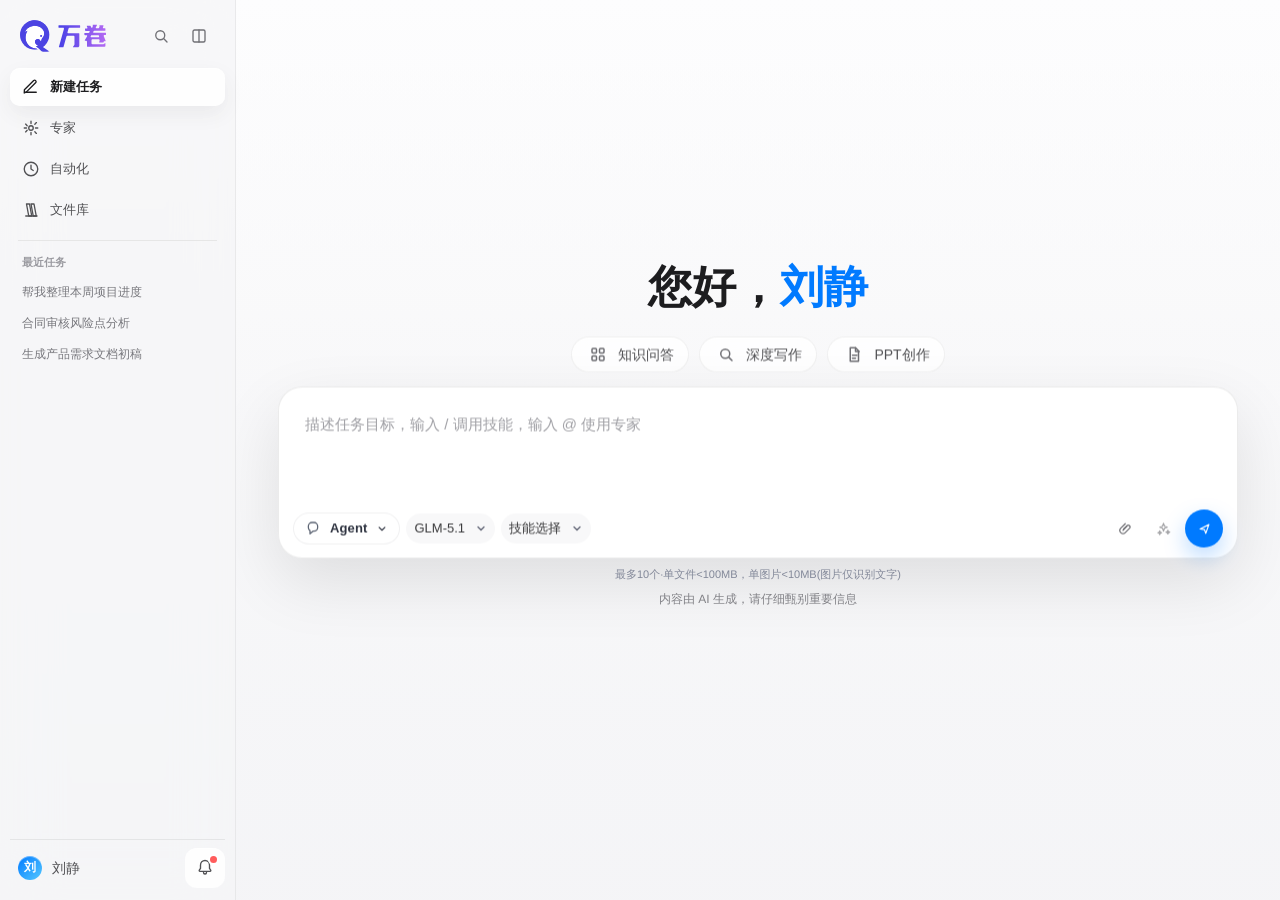
<file: index.html>
<!doctype html>
<html lang="zh-CN">
  <head>
    <meta charset="UTF-8" />
    <meta name="viewport" content="width=device-width, initial-scale=1.0" />
    <title>万卷</title>
    <meta http-equiv="refresh" content="0; url=./front-work-v2.html" />
  </head>
  <body>
    <p>正在打开万卷前台工作台...</p>
    <script>
      window.location.replace("./front-work-v2.html");
    </script>
  </body>
</html>
</file>
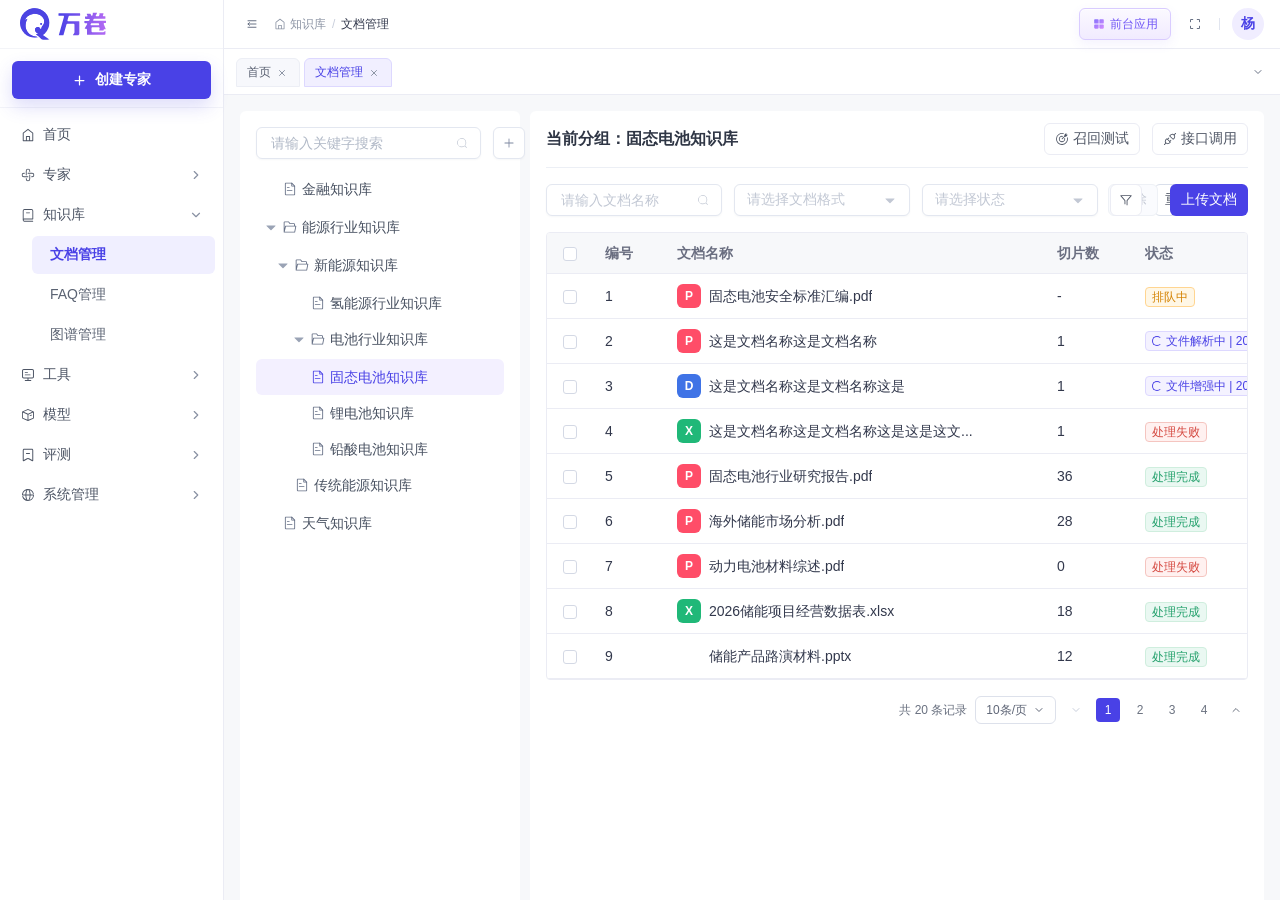
<file: doc-management.html>
<!doctype html>
<html lang="zh-CN">
  <head>
    <meta charset="UTF-8" />
    <meta name="viewport" content="width=device-width, initial-scale=1.0" />
    <title>万卷 - 文档管理</title>
    <link rel="stylesheet" href="./styles.css" />
  </head>
  <body>
    <div id="app"></div>
    <div id="portal"></div>
    <script>
      if (!location.hash) {
        location.hash = "#/manage/management";
      }
    </script>
    <script src="./reference/iconpark-41579.js"></script>
    <script src="./app.js"></script>
  </body>
</html>
</file>
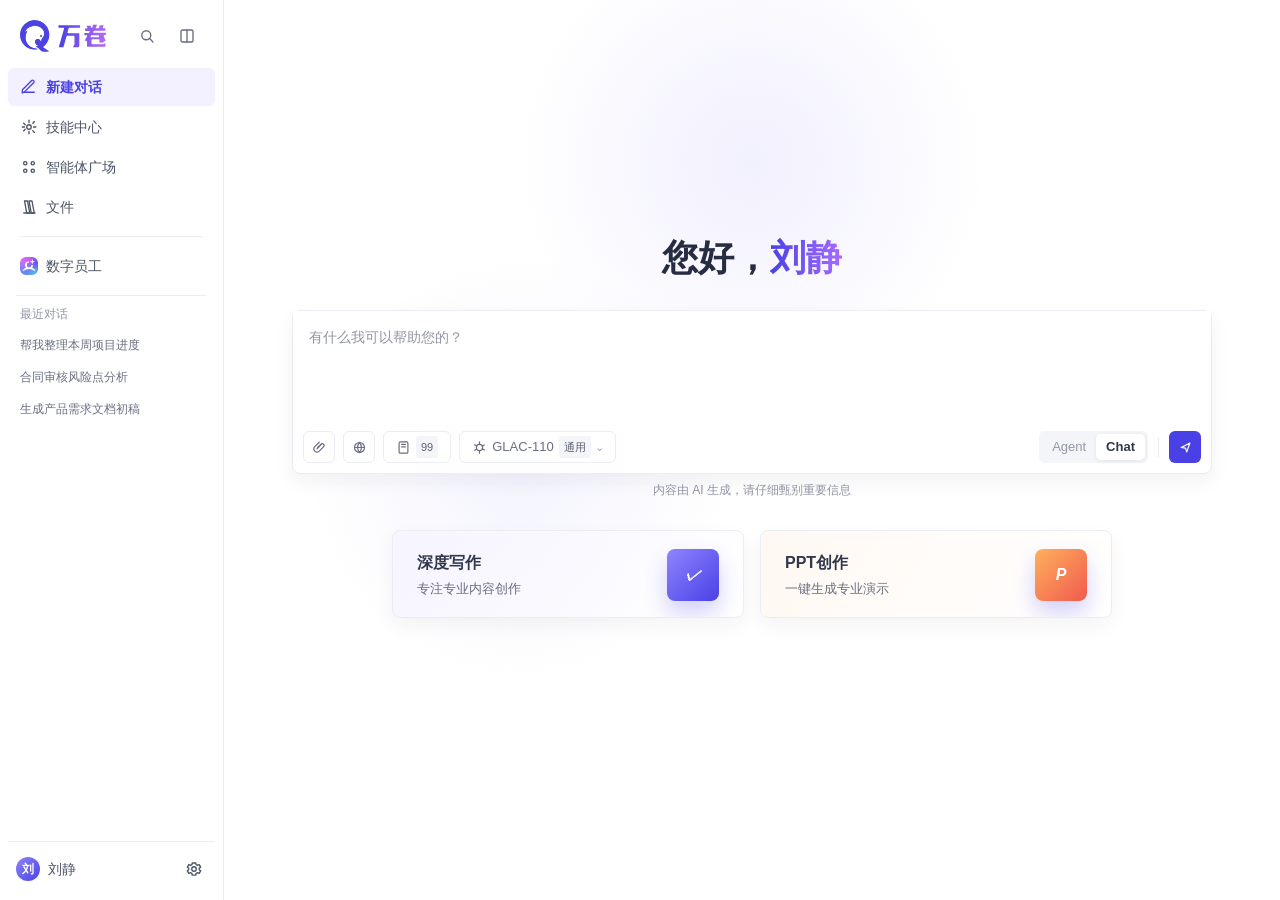
<file: front-app.html>
<!doctype html>
<html lang="zh-CN">
  <head>
    <meta charset="UTF-8" />
    <meta name="viewport" content="width=device-width, initial-scale=1.0" />
    <title>万卷 - 智能工作台</title>
    <script src="./reference/iconpark-41579.js"></script>
    <style>
      :root {
        --primary: #4941e6;
        --primary-hover: #766bf2;
        --primary-soft: #f3f0ff;
        --primary-line: #cbc2ff;
        --text: #161e32;
        --text-2: #6a6e80;
        --text-3: #9295a4;
        --line: #ebecf4;
        --bg: #f7f8fa;
        --white: #fff;
        --green: #23bf6b;
        --orange: #f18019;
        --shadow: 0 12px 32px rgba(31, 37, 64, 0.1);
      }
      * { box-sizing: border-box; }
      html, body { width: 100%; min-width: 1080px; height: 100%; margin: 0; }
      body {
        overflow: hidden; color: var(--text); background: var(--bg);
        font-family: -apple-system, BlinkMacSystemFont, "Segoe UI", "PingFang SC", "Microsoft YaHei", sans-serif;
        font-size: 14px;
      }
      button, input, textarea { font: inherit; }
      button { cursor: pointer; }
      .app { display: grid; grid-template-columns: 260px 1fr; height: 100vh; }
      .app.employee-mode { grid-template-columns: 72px 1fr; }
      .sidebar {
        display: flex; flex-direction: column; position: relative; z-index: 5; padding: 24px 16px 14px;
        background: #fff; border-right: 1px solid var(--line);
      }
      .brand { display: flex; align-items: center; gap: 10px; height: 42px; padding: 0 2px; margin-bottom: 28px; }
      .brand-mark { display: none; }
      .brand-name { color: #222; font-size: 24px; font-weight: 700; letter-spacing: 0; }
      .brand-tag { display: none; }
      .brand-actions { display: flex; align-items: center; gap: 22px; margin-left: auto; color: #333; }
      .brand-actions button { display: grid; width: 28px; height: 28px; place-items: center; padding: 0; color: currentColor; border: 0; background: transparent; }
      .brand-actions svg { width: 26px; height: 26px; fill: none; stroke: currentColor; stroke-linecap: round; stroke-linejoin: round; stroke-width: 2; }
      .brand-logo { display: inline-flex; align-items: center; width: 86px; height: 34px; color: var(--primary); flex: 0 0 auto; }
      .brand-logo-full-icon { width: 86px; height: 34px; }
      .brand-logo-compact { display: none; width: 34px; height: 34px; object-fit: contain; }
      .employee-mode .sidebar { padding: 20px 12px 14px; }
      .employee-mode .brand { justify-content: center; padding: 0; margin-bottom: 22px; }
      .employee-mode .brand-name,
      .employee-mode .brand-actions,
      .employee-mode .menu-label,
      .employee-mode .recent-title,
      .employee-mode .recent-item,
      .employee-mode .settings-trigger span:nth-child(2),
      .employee-mode .settings-trigger .icon:last-child { display: none; }
      .employee-mode .nav { align-items: center; padding: 18px 10px; }
      .employee-mode .nav-item,
      .employee-mode .settings-trigger { justify-content: center; gap: 0; width: 48px; height: 48px; padding: 0; border-radius: 12px; font-size: 0; }
      .employee-mode .nav-item .icon,
      .employee-mode .settings-trigger .avatar { font-size: 14px; }
      .employee-mode .nav-divider { width: 32px; margin: 14px auto; }
      .employee-mode .sidebar-footer { display: flex; justify-content: center; padding: 10px 0 16px; }
      .employee-mode .settings-trigger .avatar { margin: 0; }
      .employee-mode .settings-popover { left: 64px; right: auto; bottom: 12px; width: 210px; }
      .nav { display: flex; flex: 1; flex-direction: column; gap: 8px; padding: 0; }
      .nav-item, .settings-trigger {
        display: flex; align-items: center; gap: 16px; width: 100%; height: 56px; padding: 0 18px;
        color: #2f3035; border: 0; border-radius: 16px; background: transparent; text-align: left;
        transition: .16s ease;
      }
      .nav-item:hover, .settings-trigger:hover { color: #222; background: rgba(0,0,0,.04); }
      .nav-item.active { color: #222; background: rgba(0,0,0,.06); font-weight: 600; }
      .icon { display: inline-grid; place-items: center; width: 28px; height: 28px; flex: 0 0 auto; }
      .icon svg { width: 28px; height: 28px; fill: none; stroke: currentColor; stroke-linecap: round; stroke-linejoin: round; stroke-width: 1.8; }
      .icon img { display: block; width: 100%; height: 100%; object-fit: contain; }
      .menu-label { font-size: 20px; line-height: 1; }
      .nav-divider { height: 1px; margin: 8px 10px 4px; background: var(--line); }
      .nav-group-divider { height: 1px; margin: 8px 12px; background: var(--line); }
      .recent-title { padding: 4px 12px 6px; color: var(--text-3); font-size: 12px; }
      .recent-item {
        overflow: hidden; width: 100%; padding: 7px 12px; color: var(--text-2); border: 0;
        background: transparent; font-size: 12px; text-align: left; text-overflow: ellipsis; white-space: nowrap;
      }
      .recent-item:hover { color: var(--primary); }
      .sidebar-footer { position: relative; padding: 10px 0 0; border-top: 1px solid var(--line); }
      .settings-trigger .avatar { width: 26px; height: 26px; margin-left: -4px; }
      .settings-trigger span:nth-child(2) { flex: 1; }
      .avatar {
        display: grid; place-items: center; flex: 0 0 auto; color: #fff; background: linear-gradient(135deg, #8e85fa, #4941e6);
        border-radius: 50%; font-size: 12px; font-weight: 600;
      }
      .settings-popover {
        position: absolute; right: 12px; bottom: 66px; left: 12px; padding: 8px;
        background: #fff; border: 1px solid var(--line); border-radius: 8px; box-shadow: var(--shadow);
      }
      .settings-popover[hidden] { display: none; }
      .popover-user { display: flex; align-items: center; gap: 10px; padding: 8px 8px 10px; }
      .popover-user .avatar { width: 34px; height: 34px; }
      .user-name { font-weight: 600; }
      .user-email { margin-top: 2px; color: var(--text-3); font-size: 11px; }
      .popover-divider { height: 1px; margin: 5px 0; background: var(--line); }
      .popover-label { padding: 5px 9px 3px; color: var(--text-3); font-size: 11px; }
      .popover-item {
        display: flex; align-items: center; gap: 10px; width: 100%; height: 36px; padding: 0 9px;
        color: #596174; border: 0; border-radius: 6px; background: transparent; font-size: 13px; text-align: left;
      }
      .popover-item:hover { color: var(--primary); background: #f7f8fc; }
      .popover-item svg { width: 15px; height: 15px; fill: none; stroke: currentColor; stroke-linecap: round; stroke-linejoin: round; stroke-width: 1.8; }
      .main { display: flex; min-width: 0; flex-direction: column; }
      .topbar { display: none; }
      .page-title { color: #32384c; font-weight: 600; }
      .top-spacer { flex: 1; }
      .top-actions { display: flex; align-items: center; gap: 8px; }
      .icon-btn {
        display: grid; place-items: center; width: 34px; height: 34px; color: var(--text-2);
        border: 0; border-radius: 6px; background: transparent;
      }
      .icon-btn:hover { color: var(--primary); background: #f7f8fc; }
      .icon-btn svg { width: 18px; height: 18px; fill: none; stroke: currentColor; stroke-linecap: round; stroke-linejoin: round; stroke-width: 1.8; }
      .content { flex: 1; min-height: 0; overflow: auto; }
      .page { display: none; min-height: 100%; }
      .page:not(.active) { display: none !important; }
      .page.active { display: block; }
      .chat-page {
        position: relative;
        display: none;
        flex-direction: column;
        justify-content: center;
        min-height: 100%;
        padding: 40px 36px 72px;
        background:
          radial-gradient(circle at 50% 18%, rgba(118, 107, 242, .10), transparent 26%),
          radial-gradient(circle at 28% 52%, rgba(73, 65, 230, .06), transparent 24%),
          #fff;
      }
      .chat-page.active { display: flex; }
      .hero {
        width: 100%;
        max-width: 1120px;
        margin: 0 auto;
        transform: translateY(-2vh);
      }
      .hello { margin: 0 0 32px; color: #272c42; font-size: 42px; font-weight: 700; line-height: 1.3; text-align: center; }
      .hello em { color: transparent; background: linear-gradient(90deg, #4941e6, #a66bff); -webkit-background-clip: text; background-clip: text; font-style: normal; }
      .intro { margin: 8px 0 30px; color: var(--text-2); font-size: 14px; }
      .section-head { display: flex; align-items: center; justify-content: space-between; margin: 0 0 12px; }
      .section-title { color: #32384c; font-size: 15px; font-weight: 600; }
      .link-btn { color: var(--primary); border: 0; background: transparent; font-size: 13px; }
      .quick-grid { display: grid; grid-template-columns: repeat(4, 1fr); gap: 12px; margin-bottom: 34px; }
      .quick-card {
        min-height: 116px; padding: 15px; color: var(--text); border: 1px solid var(--line); border-radius: 8px;
        background: #fff; text-align: left; transition: .16s ease;
      }
      .quick-card:hover { border-color: var(--primary-line); box-shadow: 0 8px 20px rgba(45, 48, 82, .07); transform: translateY(-2px); }
      .quick-icon {
        display: grid; place-items: center; width: 32px; height: 32px; margin-bottom: 11px;
        color: var(--primary); background: var(--primary-soft); border-radius: 7px;
      }
      .quick-icon svg { width: 17px; height: 17px; fill: none; stroke: currentColor; stroke-linecap: round; stroke-linejoin: round; stroke-width: 1.8; }
      .quick-name { font-size: 13px; font-weight: 600; }
      .quick-desc { margin-top: 4px; color: var(--text-3); font-size: 12px; line-height: 1.5; }
      .agents { display: grid; grid-template-columns: repeat(3, 1fr); gap: 12px; }
      .agent-card { display: flex; gap: 11px; padding: 14px; border: 1px solid var(--line); border-radius: 8px; background: #fff; }
      .agent-logo {
        display: grid; place-items: center; width: 36px; height: 36px; flex: 0 0 auto; color: #fff;
        border-radius: 10px; font-size: 13px; font-weight: 600;
      }
      .agent-card:nth-child(1) .agent-logo { background: #766bf2; }
      .agent-card:nth-child(2) .agent-logo { background: #3f7df6; }
      .agent-card:nth-child(3) .agent-logo { background: #23bf9b; }
      .agent-name { font-size: 13px; font-weight: 600; }
      .agent-desc { overflow: hidden; margin-top: 4px; color: var(--text-3); font-size: 12px; text-overflow: ellipsis; white-space: nowrap; }
      .chat-composer-wrap { position: static; padding: 0; background: transparent; }
      .chat-thread { display: none; max-width: 920px; max-height: 34vh; margin: 0 auto 16px; padding-right: 6px; overflow: auto; }
      .chat-page.has-chat .chat-thread { display: flex; flex-direction: column; gap: 12px; }
      .chat-page.has-chat .hello,
      .chat-page.has-chat .chat-recommend-grid { display: none; }
      .chat-page.has-chat .hero { transform: none; }
      .message { display: flex; gap: 10px; align-items: flex-start; }
      .message.user { justify-content: flex-end; }
      .message-avatar { display: grid; place-items: center; width: 28px; height: 28px; flex: 0 0 auto; color: #fff; background: var(--primary); border-radius: 50%; font-size: 12px; font-weight: 600; }
      .message.assistant .message-avatar { color: var(--primary); background: var(--primary-soft); }
      .message-bubble { max-width: min(680px, 78%); padding: 10px 12px; color: #32384c; background: #fff; border: 1px solid var(--line); border-radius: 8px; font-size: 14px; line-height: 20px; box-shadow: 0 6px 18px rgba(31,37,64,.05); }
      .message.user .message-bubble { color: #fff; background: var(--primary); border-color: var(--primary); box-shadow: none; }
      .message-meta { margin-top: 6px; color: var(--text-3); font-size: 12px; line-height: 16px; }
      .message.located .message-bubble { border-color: #8f84ff; background: #f7f5ff; box-shadow: 0 0 0 3px rgba(73, 65, 230, .12), 0 8px 22px rgba(31,37,64,.08); transition: .2s ease; }
      .chat-composer { position: relative; overflow: visible; max-width: 1080px; margin: 0 auto; border: 1px solid #dde0ee; border-radius: 12px; background: rgba(255,255,255,.92); box-shadow: 0 10px 32px rgba(32, 39, 77, .08); }
      .chat-composer:focus-within { border-color: var(--primary-line); box-shadow: 0 8px 26px rgba(73, 65, 230, .1); }
      .agent-tip { display: flex; align-items: center; gap: 10px; height: 38px; padding: 0 14px; color: #545b6d; border-bottom: 1px solid var(--line); font-size: 12px; }
      .agent-tip[hidden], .chat-only[hidden] { display: none; }
      .beta { padding: 2px 7px; color: #596174; background: #eef0f7; border-radius: 4px; font-size: 11px; }
      textarea { display: block; width: 100%; height: 132px; padding: 20px 18px 0; resize: none; color: var(--text); border: 0; outline: 0; }
      textarea::placeholder { color: #a9aebe; }
      .mention-menu {
        position: absolute; left: 14px; bottom: 48px; z-index: 8; display: grid; width: 260px; padding: 8px;
        border: 1px solid var(--line); border-radius: 8px; background: #fff; box-shadow: 0 12px 30px rgba(16, 24, 40, .12);
      }
      .mention-menu[hidden] { display: none; }
      .mention-title { padding: 2px 4px 8px; color: var(--text-3); font-size: 12px; line-height: 16px; }
      .mention-item { display: grid; grid-template-columns: 28px 1fr; gap: 8px; align-items: center; width: 100%; padding: 7px 8px; border: 0; border-radius: 6px; background: transparent; text-align: left; }
      .mention-item:hover, .mention-item.active { background: var(--primary-soft); }
      .mention-icon { display: grid; place-items: center; width: 28px; height: 28px; color: #fff; background: var(--primary); border-radius: 7px; font-size: 12px; font-weight: 600; }
      .mention-name { color: #32384c; font-size: 13px; line-height: 18px; font-weight: 600; }
      .mention-desc { overflow: hidden; color: var(--text-3); font-size: 12px; line-height: 16px; text-overflow: ellipsis; white-space: nowrap; }
      .composer-actions { display: flex; align-items: center; gap: 8px; padding: 7px 10px 10px; }
      .tool-btn, .model-btn {
        display: flex; align-items: center; gap: 5px; height: 30px; padding: 0 8px; color: #4f576a;
        border: 1px solid var(--line); border-radius: 6px; background: #fff; font-size: 12px;
      }
      .tool-btn.icon-only { width: 32px; padding: 0; justify-content: center; }
      .tool-btn:hover, .model-btn:hover { color: var(--primary); border-color: var(--primary-line); background: #fafaff; }
      .model-tag { padding: 2px 5px; color: #596174; background: #f4f5f8; border-radius: 3px; font-size: 11px; }
      .composer-spacer { flex: 1; }
      .mode-switch { display: flex; padding: 3px; background: #f4f5f8; border-radius: 7px; }
      .mode-option { height: 25px; padding: 0 10px; color: #9298a8; border: 0; border-radius: 5px; background: transparent; font-size: 12px; }
      .mode-option.active { color: #32384c; background: #fff; box-shadow: 0 1px 4px rgba(31,37,64,.08); font-weight: 600; }
      .action-divider { width: 1px; height: 20px; margin: 0 2px; background: var(--line); }
      .send-btn {
        display: grid; place-items: center; width: 30px; height: 30px; color: #fff;
        border: 0; border-radius: 7px; background: var(--primary);
      }
      .send-btn:hover { background: var(--primary-hover); }
      .send-btn svg, .tool-btn svg, .model-btn svg { width: 15px; height: 15px; fill: none; stroke: currentColor; stroke-linecap: round; stroke-linejoin: round; stroke-width: 1.9; }
      .composer-note { margin-top: 8px; color: var(--text-3); font-size: 11px; text-align: center; }
      .chat-recommend-grid {
        display: grid;
        grid-template-columns: repeat(2, minmax(260px, 1fr));
        gap: 34px;
        max-width: 760px;
        margin: 54px auto 0;
      }
      .chat-recommend-card {
        position: relative;
        overflow: hidden;
        min-height: 98px;
        padding: 24px 160px 22px 32px;
        color: #32384c;
        border: 1px solid rgba(255,255,255,.9);
        border-radius: 18px;
        background: linear-gradient(120deg, rgba(246,244,255,.92), rgba(255,255,255,.72));
        box-shadow: inset 0 1px 0 rgba(255,255,255,.9), 0 10px 28px rgba(45,48,82,.08);
        text-align: left;
      }
      .chat-recommend-card:nth-child(2) { background: linear-gradient(120deg, rgba(255,248,242,.96), rgba(255,255,255,.76)); }
      .chat-recommend-card strong { display: block; font-size: 20px; font-weight: 700; }
      .chat-recommend-card span { display: block; margin-top: 9px; color: #6a7283; font-size: 15px; font-weight: 500; }
      .recommend-art {
        position: absolute;
        right: 34px;
        top: 19px;
        display: grid;
        width: 70px;
        height: 70px;
        place-items: center;
        color: #fff;
        border-radius: 18px;
        font-size: 32px;
        font-weight: 800;
        box-shadow: 0 12px 22px rgba(73,65,230,.24);
      }
      .recommend-art.write { background: linear-gradient(135deg, #8f84ff, #4941e6); }
      .recommend-art.ppt { background: linear-gradient(135deg, #ffb05c, #f05a4f); }
      .list-page { padding: 24px 28px; }
      .list-header { display: flex; align-items: flex-end; margin-bottom: 22px; }
      .list-header h1 { margin: 0; font-size: 20px; font-weight: 600; }
      .list-header p { margin: 6px 0 0; color: var(--text-2); font-size: 13px; }
      .search { width: 240px; height: 34px; margin-left: auto; padding: 0 12px; border: 1px solid var(--line); border-radius: 6px; background: #fff; outline: 0; }
      .search:focus { border-color: var(--primary-line); }
      .market-page { padding: 16px 14px 18px; background: #f6f7fb; }
      .market-shell {
        min-height: calc(100vh - 96px);
        padding: 12px 12px 8px;
        border: 1px solid #e8ebf4;
        border-radius: 16px;
        background: #fff;
      }
      .market-head { display: flex; align-items: center; justify-content: space-between; gap: 12px; margin-bottom: 12px; }
      .market-title { color: #32384c; font-size: 14px; font-weight: 700; }
      .market-close {
        display: inline-grid; place-items: center; width: 28px; height: 28px; color: #949bad;
        border: 1px solid #eceef5; border-radius: 6px; background: #fafbfc;
      }
      .market-close:hover { color: var(--primary); background: #f6f5ff; border-color: #ddd7ff; }
      .market-close svg { width: 14px; height: 14px; fill: none; stroke: currentColor; stroke-linecap: round; stroke-linejoin: round; stroke-width: 1.8; }
      .market-toolbar { display: flex; align-items: center; gap: 8px; margin-bottom: 12px; }
      .market-search-wrap,
      .market-select-wrap {
        position: relative;
        flex: 0 0 auto;
      }
      .market-search,
      .market-select {
        height: 24px;
        color: #6b7283;
        border: 1px solid #e7e9f1;
        border-radius: 7px;
        background: #fafbfc;
        outline: none;
        font-size: 11px;
      }
      .market-search {
        width: 138px;
        padding: 0 10px 0 28px;
      }
      .market-select {
        width: 136px;
        padding: 0 28px 0 10px;
        appearance: none;
      }
      .market-search-icon,
      .market-select-icon {
        position: absolute;
        top: 50%;
        display: inline-flex;
        color: #adb3c3;
        pointer-events: none;
        transform: translateY(-50%);
      }
      .market-search-icon { left: 9px; }
      .market-select-icon { right: 9px; }
      .market-search-icon svg,
      .market-select-icon svg { width: 12px; height: 12px; fill: none; stroke: currentColor; stroke-linecap: round; stroke-linejoin: round; stroke-width: 1.8; }
      .market-tabs { display: flex; gap: 8px; margin-bottom: 14px; padding-left: 8px; }
      .market-tab {
        height: 28px; padding: 0 12px; color: #7c8394; border: 1px solid transparent;
        border-radius: 7px; background: transparent; font-size: 12px;
      }
      .market-tab:hover { color: #4d5565; background: #f6f7fb; }
      .market-tab.active {
        color: var(--primary);
        border-color: #d9d4ff;
        background: #f3f0ff;
        font-weight: 600;
      }
      .market-grid { display: grid; grid-template-columns: repeat(4, minmax(0, 1fr)); gap: 12px; }
      .market-card {
        min-height: 106px;
        padding: 14px 14px 12px;
        border: 1px solid #e7e9f1;
        border-radius: 10px;
        background: #fff;
        transition: .16s ease;
      }
      .market-card:hover { border-color: #d7d0ff; box-shadow: 0 8px 20px rgba(45, 48, 82, .06); transform: translateY(-1px); }
      .market-card-head { display: flex; align-items: flex-start; gap: 10px; margin-bottom: 10px; }
      .market-card-icon {
        display: grid; place-items: center; width: 28px; height: 28px; flex: 0 0 auto;
        color: #fff; border-radius: 8px; font-size: 12px; font-weight: 700;
      }
      .market-card-copy { min-width: 0; flex: 1; }
      .market-card-title-row { display: flex; align-items: center; justify-content: space-between; gap: 8px; }
      .market-card-title { overflow: hidden; color: #373d51; font-size: 13px; font-weight: 700; text-overflow: ellipsis; white-space: nowrap; }
      .market-card-badge { color: #6a5cff; font-size: 10px; white-space: nowrap; }
      .market-card-desc {
        display: -webkit-box; overflow: hidden; min-height: 34px; margin: 8px 0 0; color: #7a8194;
        font-size: 11px; line-height: 1.55; -webkit-box-orient: vertical; -webkit-line-clamp: 2;
      }
      .market-card-foot { margin-top: 10px; color: #8d94a6; font-size: 11px; }
      .history-list { overflow: hidden; border: 1px solid var(--line); border-radius: 8px; background: #fff; }
      .history-row { display: flex; align-items: center; gap: 14px; min-height: 62px; padding: 0 16px; border-bottom: 1px solid var(--line); }
      .history-row:last-child { border-bottom: 0; }
      .history-row:hover { background: #fafbff; }
      .history-icon { display: grid; place-items: center; width: 30px; height: 30px; color: var(--primary); background: var(--primary-soft); border-radius: 7px; }
      .history-title { font-size: 13px; font-weight: 500; }
      .history-sub { margin-top: 5px; color: var(--text-3); font-size: 12px; }
      .history-time { margin-left: auto; color: var(--text-3); font-size: 12px; }
      .files-page { padding: 16px; background: #f7f8fa; }
      .files-shell { min-height: calc(100vh - 32px); padding: 16px; border: 1px solid #ebecf4; border-radius: 8px; background: #fff; }
      .files-head { display: flex; align-items: flex-end; justify-content: space-between; gap: 16px; margin-bottom: 16px; }
      .files-title h1 { margin: 0; color: #161e32; font-size: 16px; line-height: 22px; font-weight: 600; }
      .files-title p { margin: 6px 0 0; color: #6a6e80; font-size: 13px; line-height: 18px; }
      .file-filters { display: flex; gap: 8px; }
      .file-filter { height: 32px; padding: 0 12px; color: #6a6e80; border: 1px solid #ebecf4; border-radius: 6px; background: #fff; font-size: 13px; line-height: 18px; }
      .file-filter:hover { color: #4941e6; border-color: #d8d2ff; background: #faf9ff; }
      .file-filter.active { color: #4941e6; border-color: #d8d2ff; background: #f3f0ff; font-weight: 600; }
      .file-toast { min-height: 18px; margin: -4px 0 12px; color: #6a6e80; font-size: 12px; line-height: 16px; }
      .conversation-file-list { display: grid; gap: 14px; }
      .file-conversation-card { overflow: hidden; border: 1px solid #ebecf4; border-radius: 8px; background: #fff; }
      .file-conversation-head { display: flex; align-items: center; justify-content: space-between; gap: 16px; padding: 14px 16px; background: #fafbfc; border-bottom: 1px solid #ebecf4; }
      .file-conversation-title { color: #32384c; font-size: 14px; line-height: 20px; font-weight: 600; }
      .file-conversation-meta { margin-top: 4px; color: #6a6e80; font-size: 12px; line-height: 16px; }
      .file-expand-btn { height: 28px; padding: 0 10px; color: #6a6e80; border: 1px solid #ebecf4; border-radius: 6px; background: #fff; font-size: 12px; line-height: 16px; white-space: nowrap; }
      .file-expand-btn:hover { color: #4941e6; border-color: #d8d2ff; background: #f7f5ff; }
      .generated-file-list { display: grid; }
      .generated-file-item { display: grid; grid-template-columns: 36px minmax(0, 1fr) 124px 132px; gap: 12px; align-items: center; min-height: 64px; padding: 12px 16px; border-bottom: 1px solid #f0f1f6; }
      .generated-file-item:last-child { border-bottom: 0; }
      .file-icon { display: grid; place-items: center; width: 36px; height: 36px; color: #4941e6; border-radius: 8px; background: #f3f0ff; font-size: 12px; line-height: 16px; font-weight: 700; }
      .file-name { overflow: hidden; color: #32384c; font-size: 14px; line-height: 20px; font-weight: 600; text-overflow: ellipsis; white-space: nowrap; }
      .file-meta { margin-top: 4px; color: #6a6e80; font-size: 12px; line-height: 16px; }
      .file-time { color: #6a6e80; font-size: 12px; line-height: 16px; }
      .file-actions { display: flex; justify-content: flex-end; gap: 8px; }
      .file-action-btn { height: 30px; padding: 0 10px; color: #4d5565; border: 1px solid #ebecf4; border-radius: 6px; background: #fff; font-size: 13px; line-height: 18px; }
      .file-action-btn:hover { color: #4941e6; border-color: #d8d2ff; background: #faf9ff; }
      .files-empty { display: grid; min-height: 260px; place-items: center; color: #9295a4; border: 1px dashed #ebecf4; border-radius: 8px; font-size: 13px; line-height: 18px; }
      .im-page { padding: 36px; }
      .im-shell { max-width: 1040px; margin: 0 auto; }
      .im-intro { margin: 0 0 20px; color: var(--text-2); font-size: 14px; }
      .im-card {
        display: flex; align-items: center; justify-content: space-between; gap: 24px;
        padding: 34px 40px; border: 1px solid #efeff5; border-radius: 28px;
        background: linear-gradient(90deg, #fafafa 0%, #f7f7f8 48%, #f2f2f3 100%);
        box-shadow: 0 10px 24px rgba(23, 29, 53, 0.04);
      }
      .im-card-main { min-width: 0; }
      .im-card-title { display: flex; align-items: center; gap: 10px; margin: 0; color: #393d4a; font-size: 24px; font-weight: 700; }
      .im-status {
        display: inline-flex; align-items: center; height: 24px; padding: 0 10px; color: #18a36d;
        border-radius: 999px; background: rgba(35, 191, 107, 0.12); font-size: 12px; font-weight: 600;
      }
      .im-card-desc { max-width: 680px; margin: 14px 0 18px; color: #6a6e80; font-size: 15px; line-height: 1.8; }
      .guide-link {
        display: inline-flex; align-items: center; gap: 6px; padding: 0; color: #1677d9;
        border: 0; background: transparent; font-size: 14px; font-weight: 600;
      }
      .guide-link:hover { color: #0e5fc0; }
      .im-config-btn {
        flex: 0 0 auto; min-width: 96px; height: 58px; padding: 0 24px; color: #404040;
        border: 0; border-radius: 12px; background: rgba(255, 255, 255, 0.72); font-size: 18px; font-weight: 600;
        box-shadow: inset 0 1px 0 rgba(255, 255, 255, 0.9);
      }
      .im-config-btn:hover { background: rgba(255, 255, 255, 0.92); }
      .employee-workbench { height: 100vh; min-height: 100%; background: #f7f8fb; }
      .employee-shell { display: grid; grid-template-columns: 320px 1fr; height: 100%; }
      .employee-contacts { min-width: 0; padding: 26px 14px 18px 22px; background: #fff; border-right: 1px solid #e7e9f1; }
      .contacts-head { display: flex; align-items: center; justify-content: space-between; margin-bottom: 22px; }
      .contacts-head strong { color: #32384c; font-size: 18px; font-weight: 700; }
      .contacts-head button,
      .employee-chat-actions button { display: grid; width: 32px; height: 32px; place-items: center; color: #4d5565; border: 0; border-radius: 8px; background: transparent; }
      .contacts-head button:hover,
      .employee-chat-actions button:hover { background: #f2f3f7; }
      .contacts-search { display: flex; align-items: center; height: 42px; margin-bottom: 16px; padding: 0 12px; border: 1px solid #e7e9f1; border-radius: 10px; background: #fff; }
      .contacts-search input { flex: 1; min-width: 0; border: 0; outline: 0; color: #32384c; }
      .contacts-search input::placeholder { color: #b9beca; }
      .contacts-search svg,
      .contacts-head svg,
      .employee-chat-actions svg { width: 18px; height: 18px; fill: none; stroke: currentColor; stroke-linecap: round; stroke-linejoin: round; stroke-width: 1.8; }
      .contacts-list { display: flex; flex-direction: column; gap: 4px; height: calc(100vh - 122px); overflow: auto; padding-right: 6px; }
      .contact-item { display: grid; grid-template-columns: 44px minmax(0, 1fr) auto; gap: 12px; align-items: center; width: 100%; min-height: 66px; padding: 8px 10px; color: #32384c; border: 0; border-radius: 12px; background: transparent; text-align: left; }
      .contact-item.active { background: #f5f5f7; box-shadow: 0 10px 20px rgba(31,37,64,.04); }
      .contact-avatar { position: relative; display: grid; width: 44px; height: 44px; place-items: center; color: #fff; border-radius: 10px; font-weight: 700; }
      .contact-avatar::after { content: ""; position: absolute; right: -1px; bottom: -1px; width: 10px; height: 10px; border: 2px solid #fff; border-radius: 50%; background: #23bf6b; }
      .contact-name { overflow: hidden; font-size: 14px; font-weight: 600; text-overflow: ellipsis; white-space: nowrap; }
      .contact-desc { overflow: hidden; margin-top: 5px; color: #8b92a3; font-size: 12px; text-overflow: ellipsis; white-space: nowrap; }
      .contact-date { align-self: start; padding-top: 4px; color: #8b92a3; font-size: 12px; white-space: nowrap; }
      .employee-chat { position: relative; display: flex; min-width: 0; flex-direction: column; background: #fff; }
      .employee-chat-head { display: flex; align-items: center; min-height: 72px; padding: 0 28px; border-bottom: 1px solid #e7e9f1; background: rgba(255,255,255,.96); }
      .employee-chat-head .contact-avatar { width: 44px; height: 44px; margin-right: 14px; }
      .employee-chat-title { min-width: 0; }
      .employee-chat-title strong { display: block; color: #32384c; font-size: 16px; font-weight: 700; }
      .employee-chat-title span { display: block; overflow: hidden; max-width: 560px; margin-top: 4px; color: #8b92a3; font-size: 13px; text-overflow: ellipsis; white-space: nowrap; }
      .employee-chat-actions { display: flex; gap: 8px; margin-left: auto; }
      .task-scroll { flex: 1; overflow: auto; padding: 34px 92px 210px; }
      .task-report { max-width: 760px; margin: 0 auto; color: #32384c; font-size: 15px; line-height: 1.85; }
      .task-report h3 { margin: 22px 0 8px; color: #2f3344; font-size: 18px; }
      .task-report p { margin: 0 0 12px; }
      .task-report ul { margin: 8px 0 16px; padding-left: 22px; }
      .task-report hr { height: 1px; margin: 24px 0; border: 0; background: #dfe3ec; }
      .risk-title { display: flex; align-items: center; gap: 8px; font-size: 20px; font-weight: 700; }
      .risk-dot { width: 18px; height: 18px; border-radius: 50%; background: linear-gradient(180deg, #36e253, #04a920); box-shadow: 0 2px 6px rgba(4,169,32,.28); }
      .report-link { color: #1677ff; text-decoration: none; }
      .employee-composer-panel { position: absolute; right: 92px; bottom: 22px; left: 92px; max-width: 820px; margin: 0 auto; }
      .new-chat-btn { height: 32px; margin-bottom: 10px; padding: 0 12px; color: #6a6e80; border: 1px solid #e3e6ef; border-radius: 8px; background: #fff; }
      .employee-input { min-height: 118px; padding: 14px; border: 1px solid #dfe3ee; border-radius: 10px; background: #fff; }
      .employee-input textarea { width: 100%; height: 58px; padding: 0; resize: none; border: 0; outline: 0; }
      .employee-input textarea::placeholder { color: #c0c4cf; }
      .employee-input-foot { display: flex; align-items: center; }
      .employee-input-foot button { display: grid; width: 30px; height: 30px; place-items: center; border: 0; border-radius: 7px; background: #f5f6fb; color: #6a6e80; }
      .employee-input-foot .employee-send { margin-left: auto; color: #fff; background: #d8dbe8; }
      .employee-input svg { width: 16px; height: 16px; fill: none; stroke: currentColor; stroke-linecap: round; stroke-linejoin: round; stroke-width: 1.8; }
      .employee-chat-note { margin-top: 8px; color: #c0c4cf; font-size: 11px; text-align: center; }
      .modal-overlay {
        position: fixed; inset: 0; z-index: 30; display: grid; place-items: center;
        padding: 24px; background: rgba(15, 23, 42, 0.22); backdrop-filter: blur(6px);
      }
      .modal-overlay[hidden] { display: none; }
      .modal-card {
        width: min(760px, calc(100vw - 48px)); padding: 32px; border-radius: 34px;
        background: linear-gradient(90deg, #fafafa 0%, #f7f7f8 48%, #f2f2f3 100%);
        box-shadow: 0 18px 48px rgba(31, 37, 64, 0.18);
      }
      .modal-title { margin: 0; color: #393d4a; font-size: 28px; font-weight: 700; }
      .modal-desc { margin: 14px 0 18px; color: #6a6e80; font-size: 15px; line-height: 1.8; }
      .connection-row { display: flex; align-items: center; gap: 14px; margin: 28px 0 24px; color: #393d4a; font-size: 16px; }
      .radio-pill {
        position: relative; display: inline-flex; width: 28px; height: 28px; border: 4px solid #27b490;
        border-radius: 50%; background: rgba(39, 180, 144, 0.08);
      }
      .radio-pill::after {
        content: ""; position: absolute; inset: 6px; border-radius: 50%; background: #27b490;
      }
      .channel-token {
        display: inline-flex; align-items: center; height: 30px; padding: 0 14px; color: #7f8595;
        border-radius: 8px; background: rgba(0, 0, 0, 0.05); font-size: 12px; letter-spacing: 1px;
      }
      .im-form { display: grid; gap: 20px; }
      .im-input {
        width: 100%; height: 68px; padding: 0 22px; color: #393d4a;
        border: 1px solid #d7d9e0; border-radius: 12px; background: rgba(255, 255, 255, 0.48);
        outline: none; font-size: 15px;
      }
      .im-input:focus { border-color: var(--primary-line); background: rgba(255, 255, 255, 0.92); }
      .im-input.input-error { border-color: #eb4453; background: rgba(255, 241, 240, 0.85); }
      .form-error { min-height: 20px; color: #d93747; font-size: 13px; }
      .modal-actions { display: flex; justify-content: flex-end; gap: 16px; margin-top: 18px; }
      .ghost-btn, .primary-btn {
        min-width: 136px; height: 64px; border: 0; border-radius: 14px; font-size: 18px; font-weight: 600;
      }
      .ghost-btn { color: #565b67; background: rgba(0, 0, 0, 0.08); }
      .ghost-btn:hover { background: rgba(0, 0, 0, 0.12); }
      .primary-btn {
        color: #fff; background: linear-gradient(90deg, #6f5cff 0%, #5b46f4 100%);
        box-shadow: 0 12px 24px rgba(91, 70, 244, 0.26);
      }
      .primary-btn:hover { background: linear-gradient(90deg, #7b6aff 0%, #694ff7 100%); }
      .placeholder { display: grid; min-height: calc(100vh - 64px); place-items: center; color: var(--text-3); text-align: center; }
      .placeholder h2 { margin: 12px 0 6px; color: #32384c; font-size: 18px; }
      .placeholder p { margin: 0; font-size: 13px; }

      .schedule-page { padding: 16px; background: #f7f8fa; }
      .schedule-shell { min-height: calc(100vh - 32px); padding: 16px; border: 1px solid #ebecf4; border-radius: 8px; background: #fff; }
      .schedule-head { display: flex; align-items: center; justify-content: space-between; gap: 16px; margin-bottom: 16px; }
      .schedule-title h1 { margin: 0; color: #161e32; font-size: 16px; line-height: 22px; font-weight: 600; }
      .schedule-title p { margin: 6px 0 0; color: #6a6e80; font-size: 13px; line-height: 18px; }
      .schedule-actions { display: flex; gap: 8px; }
      .schedule-tabs { display: flex; gap: 8px; margin-bottom: 16px; border-bottom: 1px solid #ebecf4; }
      .schedule-tab { position: relative; height: 40px; padding: 0 4px; color: #6a6e80; border: 0; background: transparent; font-size: 14px; line-height: 20px; font-weight: 600; }
      .schedule-tab.active { color: #161e32; }
      .schedule-tab.active::after { content: ""; position: absolute; right: 0; bottom: -1px; left: 0; height: 2px; border-radius: 2px; background: #4941e6; }
      .schedule-panel[hidden] { display: none; }
      .schedule-grid { display: grid; grid-template-columns: repeat(3, minmax(0, 1fr)); gap: 16px; }
      .schedule-card { min-height: 170px; padding: 16px; border: 1px solid #ebecf4; border-radius: 8px; background: #fff; }
      .schedule-card-head { display: flex; justify-content: space-between; gap: 12px; margin-bottom: 12px; }
      .schedule-card-title { color: #32384c; font-size: 15px; line-height: 20px; font-weight: 600; }
      .schedule-badge { display: inline-flex; align-items: center; height: 22px; padding: 0 8px; border-radius: 999px; font-size: 12px; line-height: 16px; white-space: nowrap; }
      .schedule-badge.running { color: #18a36d; background: rgba(35, 191, 107, .12); }
      .schedule-badge.paused { color: #8b92a3; background: #f1f2f6; }
      .schedule-card-desc { display: -webkit-box; overflow: hidden; min-height: 40px; margin: 0 0 14px; color: #6a6e80; font-size: 13px; line-height: 20px; -webkit-box-orient: vertical; -webkit-line-clamp: 2; }
      .schedule-meta { display: grid; gap: 6px; color: #6a6e80; font-size: 12px; line-height: 16px; }
      .schedule-meta strong { color: #32384c; font-weight: 500; }
      .schedule-result-list { overflow: hidden; border: 1px solid #ebecf4; border-radius: 8px; background: #fff; }
      .schedule-result-row { display: grid; grid-template-columns: minmax(0, 1fr) 130px 92px; gap: 16px; align-items: center; min-height: 72px; padding: 14px 16px; border-bottom: 1px solid #ebecf4; }
      .schedule-result-row:last-child { border-bottom: 0; }
      .schedule-result-title { color: #32384c; font-size: 14px; line-height: 20px; font-weight: 600; }
      .schedule-result-desc { overflow: hidden; margin-top: 4px; color: #6a6e80; font-size: 13px; line-height: 18px; text-overflow: ellipsis; white-space: nowrap; }
      .schedule-result-time { color: #6a6e80; font-size: 12px; line-height: 16px; }
      .schedule-result-status { justify-self: end; }
      .schedule-form { display: grid; grid-template-columns: repeat(2, minmax(0, 1fr)); gap: 14px; margin-top: 16px; }
      .schedule-field { display: grid; gap: 6px; color: #32384c; font-size: 13px; line-height: 18px; font-weight: 500; }
      .schedule-field.full { grid-column: 1 / -1; }
      .schedule-field input,
      .schedule-field select,
      .schedule-field textarea {
        width: 100%; border: 1px solid #dfe3ee; border-radius: 6px; outline: 0; color: #161e32; background: #fff; font-size: 13px; line-height: 18px;
      }
      .schedule-field input,
      .schedule-field select { height: 34px; padding: 0 10px; }
      .schedule-field textarea { height: 92px; padding: 10px; resize: vertical; }
      .schedule-field input:focus,
      .schedule-field select:focus,
      .schedule-field textarea:focus { border-color: #cbc2ff; box-shadow: 0 0 0 2px rgba(73, 65, 230, .08); }
      .schedule-push-row { display: flex; align-items: center; gap: 12px; }
      .schedule-switch { display: inline-flex; align-items: center; gap: 8px; color: #4d5565; font-size: 13px; line-height: 18px; font-weight: 500; }
      .schedule-switch input { width: 16px; height: 16px; accent-color: #4941e6; }
      .schedule-empty { display: grid; min-height: 180px; place-items: center; color: #9295a4; border: 1px dashed #ebecf4; border-radius: 8px; font-size: 13px; line-height: 18px; }

      /* 万卷 B 端规范收敛：字号 16/14/13/12，圆角 6/8，间距以 8px 为节奏。 */
      body { color: #161e32; font-size: 14px; line-height: 20px; background: #f7f8fa; }
      .app { grid-template-columns: 224px 1fr; }
      .sidebar { padding: 16px 8px 12px; border-right-color: #ebecf4; }
      .brand { height: 40px; margin-bottom: 12px; padding: 0 12px; }
      .brand-logo { width: 86px; height: 34px; color: #4941e6; }
      .brand-logo-full-icon { width: 86px; height: 34px; }
      .brand-logo-compact { width: 34px; height: 34px; }
      .brand-name { color: #161e32; font-size: 16px; line-height: 22px; font-weight: 600; }
      .brand-actions { gap: 8px; color: #6a6e80; }
      .brand-actions button { width: 32px; height: 32px; border-radius: 6px; }
      .brand-actions button:hover { color: #4941e6; background: #f7f8fa; }
      .brand-actions svg { width: 18px; height: 18px; stroke-width: 1.8; }
      .nav { gap: 2px; }
      .nav-item, .settings-trigger { height: 38px; gap: 8px; padding: 0 12px; border-radius: 6px; color: #4d5565; }
      .nav-item.active { color: #4941e6; background: #f3f0ff; font-weight: 600; }
      .nav-item:hover, .settings-trigger:hover { color: #161e32; background: #f7f8fa; }
      .icon { width: 18px; height: 18px; }
      .icon svg { width: 18px; height: 18px; stroke-width: 1.8; }
      .icon img { width: 18px; height: 18px; }
      .menu-label { font-size: 14px; line-height: 20px; }
      .nav-divider { margin: 8px 8px 4px; }
      .nav-group-divider { height: 1px; margin: 8px 12px; background: #ebecf4; }
      .employee-entry { margin-top: 0; }
      .recent-title, .recent-item { font-size: 12px; line-height: 16px; }
      .sidebar-footer { padding-top: 8px; }
      .settings-trigger .avatar { width: 24px; height: 24px; }
      .settings-popover { border-color: #ebecf4; border-radius: 8px; box-shadow: 0 10px 28px rgba(16, 24, 40, .10); }
      .popover-item { height: 32px; border-radius: 6px; font-size: 13px; line-height: 18px; }

      .employee-mode .sidebar { padding: 16px 8px 12px; }
      .employee-mode .brand { height: 40px; margin-bottom: 12px; justify-content: center; padding: 0; }
      .employee-mode .brand-logo { justify-content: center; width: 40px; height: 40px; visibility: visible; }
      .employee-mode .brand-logo-full-icon { display: none; }
      .employee-mode .brand-logo-compact { display: block; }
      .employee-mode .nav { padding: 0; }
      .employee-mode .nav-item { width: 40px; height: 38px; border-radius: 8px; }
      .employee-mode .settings-trigger { width: 40px; height: 40px; border-radius: 8px; }
      .employee-mode .nav-divider { width: 32px; margin: 8px auto; }
      .employee-mode .nav-group-divider { width: 32px; margin: 8px auto; }

      .hello { margin-bottom: 24px; font-size: 36px; line-height: 56px; font-weight: 600; }
      .chat-page { padding: 32px 32px 48px; }
      .hero { max-width: 960px; }
      .chat-composer { max-width: 920px; border-color: #ebecf4; border-radius: 8px; box-shadow: 0 8px 20px rgba(31, 37, 64, .06); }
      .chat-thread { max-width: 920px; }
      .message-bubble { border-color: #ebecf4; border-radius: 8px; }
      textarea { height: 112px; padding: 16px 16px 0; font-size: 14px; line-height: 20px; }
      textarea::placeholder { color: #9295a4; }
      .composer-actions { gap: 8px; padding: 8px 10px 10px; }
      .tool-btn, .model-btn { height: 32px; padding: 0 12px; border-color: #ebecf4; border-radius: 6px; color: #6a6e80; font-size: 13px; line-height: 18px; }
      .tool-btn.icon-only { width: 32px; padding: 0; }
      .mode-switch { border-radius: 6px; }
      .mode-option { height: 26px; border-radius: 5px; font-size: 13px; }
      .send-btn { width: 32px; height: 32px; border-radius: 6px; }
      .composer-note { color: #9295a4; font-size: 12px; line-height: 16px; }
      .chat-recommend-grid { max-width: 720px; gap: 16px; margin-top: 32px; }
      .chat-recommend-card { min-height: 88px; padding: 20px 112px 18px 24px; border-color: #ebecf4; border-radius: 8px; box-shadow: 0 8px 20px rgba(31, 37, 64, .05); }
      .chat-recommend-card strong { font-size: 16px; line-height: 22px; font-weight: 600; }
      .chat-recommend-card span { margin-top: 6px; color: #6a6e80; font-size: 13px; line-height: 18px; }
      .recommend-art { right: 24px; top: 18px; width: 52px; height: 52px; border-radius: 8px; font-size: 16px; font-weight: 600; }

      .market-page, .im-page { padding: 16px; }
      .market-shell { min-height: calc(100vh - 32px); padding: 16px; border-color: #ebecf4; border-radius: 8px; }
      .market-head { margin-bottom: 16px; }
      .market-title { font-size: 16px; line-height: 22px; font-weight: 600; }
      .market-close { width: 32px; height: 32px; border-radius: 6px; }
      .market-toolbar { gap: 12px; margin-bottom: 16px; }
      .market-search, .market-select { height: 32px; border-color: #ebecf4; border-radius: 6px; background: #fff; font-size: 13px; line-height: 18px; }
      .market-search { width: 190px; }
      .market-select { width: 160px; }
      .market-tabs { gap: 8px; margin-bottom: 16px; padding-left: 0; }
      .market-tab { height: 32px; padding: 0 12px; border-radius: 6px; font-size: 13px; line-height: 18px; }
      .market-grid { gap: 16px; }
      .market-card { min-height: 112px; padding: 16px; border-color: #ebecf4; border-radius: 8px; }
      .market-card-title { color: #32384c; font-size: 14px; line-height: 20px; font-weight: 600; }
      .market-card-desc { color: #6a6e80; font-size: 13px; line-height: 18px; }
      .market-card-foot, .market-card-badge { font-size: 12px; line-height: 16px; }

      .skills-page { padding: 16px; background: #fff; }
      .skills-shell { min-height: calc(100vh - 32px); border: 1px solid #ebecf4; border-radius: 8px; background: #fff; overflow: hidden; }
      .skills-head { display: flex; align-items: center; gap: 28px; height: 54px; padding: 0 16px; border-bottom: 1px solid #ebecf4; }
      .skills-tab { position: relative; height: 54px; padding: 0; color: #6a6e80; border: 0; background: transparent; font-size: 16px; line-height: 22px; font-weight: 600; }
      .skills-tab.active { color: #161e32; }
      .skills-tab.active::after { content: ""; position: absolute; right: 0; bottom: 0; left: 0; height: 3px; background: #161e32; border-radius: 3px 3px 0 0; }
      .skills-count { display: inline-flex; align-items: center; justify-content: center; min-width: 22px; height: 22px; margin-left: 6px; padding: 0 7px; color: #6a6e80; background: #f1f2f6; border-radius: 999px; font-size: 13px; line-height: 18px; }
      .skills-toolbar { display: flex; align-items: center; justify-content: space-between; gap: 16px; padding: 16px; }
      .skills-cats { display: flex; gap: 24px; min-width: 0; }
      .skill-cat { height: 32px; padding: 0; color: #6a6e80; border: 0; background: transparent; font-size: 14px; line-height: 20px; font-weight: 600; white-space: nowrap; }
      .skill-cat.active { color: #4941e6; }
      .skills-search-wrap { position: relative; flex: 0 0 240px; }
      .skills-search { width: 100%; height: 32px; padding: 0 34px 0 12px; border: 1px solid #ebecf4; border-radius: 6px; outline: 0; color: #161e32; background: #fff; font-size: 13px; line-height: 18px; }
      .skills-search:focus { border-color: #cbc2ff; box-shadow: 0 0 0 2px rgba(73, 65, 230, .08); }
      .skills-search-icon { position: absolute; top: 50%; right: 10px; display: grid; width: 16px; height: 16px; color: #9295a4; transform: translateY(-50%); pointer-events: none; }
      .skills-search-icon svg { width: 16px; height: 16px; fill: none; stroke: currentColor; stroke-linecap: round; stroke-linejoin: round; stroke-width: 1.8; }
      .skills-grid { display: grid; grid-template-columns: repeat(3, minmax(0, 1fr)); gap: 16px; padding: 0 16px 16px; }
      .skill-card { display: grid; grid-template-columns: 52px minmax(0, 1fr) 40px; gap: 16px; align-items: center; min-height: 112px; padding: 16px; border: 1px solid #ebecf4; border-radius: 8px; background: #fff; text-align: left; transition: .16s ease; }
      .skill-card:hover { border-color: #cbc2ff; box-shadow: 0 8px 20px rgba(31, 37, 64, .06); }
      .skill-logo { display: grid; place-items: center; width: 52px; height: 52px; overflow: hidden; color: #fff; border-radius: 10px; font-size: 16px; line-height: 22px; font-weight: 600; }
      .skill-logo img { width: 100%; height: 100%; object-fit: cover; }
      .skill-title { overflow: hidden; color: #32384c; font-size: 16px; line-height: 22px; font-weight: 600; text-overflow: ellipsis; white-space: nowrap; }
      .skill-desc { display: -webkit-box; overflow: hidden; margin-top: 6px; color: #6a6e80; font-size: 14px; line-height: 20px; -webkit-box-orient: vertical; -webkit-line-clamp: 2; }
      .skill-action { display: grid; place-items: center; width: 36px; height: 36px; border: 0; border-radius: 8px; color: #161e32; background: #f7f8fa; font-size: 24px; line-height: 1; transition: .16s ease; }
      .skill-action:hover { color: #4941e6; background: #f3f0ff; }
      .skill-action.installed { color: #23bf6b; background: #f0fff4; font-size: 12px; font-weight: 600; }
      .skill-action.installed::before { content: "已装"; }
      .skill-action.installed:hover { color: #eb4453; background: #fff1f0; }
      .skill-action.installed:hover::before { content: "取消"; }
      .skill-empty { grid-column: 1 / -1; display: grid; min-height: 180px; place-items: center; color: #9295a4; border: 1px dashed #ebecf4; border-radius: 8px; font-size: 13px; line-height: 18px; }

      .employee-shell { grid-template-columns: 304px 1fr; }
      .employee-contacts { padding: 16px; border-right-color: #ebecf4; }
      .contacts-head { margin-bottom: 16px; }
      .contacts-head strong { font-size: 16px; line-height: 22px; font-weight: 600; }
      .contacts-search { height: 32px; margin-bottom: 12px; border-color: #ebecf4; border-radius: 6px; }
      .contacts-search input { font-size: 13px; line-height: 18px; }
      .contacts-list { gap: 4px; height: calc(100vh - 92px); padding-right: 4px; }
      .contact-item { min-height: 56px; grid-template-columns: 40px minmax(0,1fr) auto; gap: 8px; padding: 8px; border-radius: 8px; }
      .contact-avatar { width: 40px; height: 40px; border-radius: 8px; font-size: 14px; }
      .contact-name { font-size: 14px; line-height: 20px; font-weight: 600; }
      .contact-desc, .contact-date { color: #6a6e80; font-size: 12px; line-height: 16px; }
      .employee-chat-head { min-height: 64px; padding: 0 16px; border-bottom-color: #ebecf4; }
      .employee-chat-title strong { font-size: 16px; line-height: 22px; font-weight: 600; }
      .employee-chat-title span { color: #6a6e80; font-size: 13px; line-height: 18px; }
      .task-scroll { padding: 24px 64px 184px; }
      .task-report { font-size: 14px; line-height: 20px; }
      .task-report h3, .risk-title { font-size: 16px; line-height: 22px; font-weight: 600; }
      .task-report ul { margin: 8px 0 12px; }
      .employee-composer-panel { right: 64px; bottom: 16px; left: 64px; }
      .new-chat-btn { height: 32px; border-radius: 6px; font-size: 13px; line-height: 18px; }
      .employee-input { min-height: 104px; padding: 12px; border-color: #ebecf4; border-radius: 8px; }
      .employee-input textarea { height: 52px; font-size: 14px; line-height: 20px; }

      .im-shell { max-width: 960px; }
      .im-card { padding: 24px; border-color: #ebecf4; border-radius: 8px; background: #fff; box-shadow: none; }
      .im-card-title { font-size: 16px; line-height: 22px; font-weight: 600; }
      .im-card-desc { color: #6a6e80; font-size: 14px; line-height: 20px; }
      .im-config-btn { min-width: 88px; height: 32px; padding: 0 12px; border-radius: 6px; background: #4941e6; color: #fff; font-size: 14px; line-height: 20px; font-weight: 500; }
      .modal-card { padding: 16px; border-radius: 8px; }
      .modal-title { font-size: 16px; line-height: 22px; font-weight: 600; }
      .modal-desc, .connection-row { font-size: 14px; line-height: 20px; }
      .im-input { height: 32px; padding: 0 12px; border-radius: 6px; font-size: 14px; }
      .ghost-btn, .primary-btn { min-width: 72px; height: 32px; border-radius: 6px; font-size: 14px; font-weight: 500; }
      .placeholder h2 { font-size: 16px; line-height: 22px; font-weight: 600; }
      .placeholder p { color: #6a6e80; font-size: 13px; line-height: 18px; }
      @media (max-width: 1220px) {
        .market-grid { grid-template-columns: repeat(3, 1fr); }
        .quick-grid { grid-template-columns: repeat(2, 1fr); }
      }
    </style>
  </head>
  <body>
    <div class="app">
      <aside class="sidebar">
        <div class="brand">
          <span class="brand-logo"><iconpark-icon name="logonewtext" class="brand-logo-full-icon" color="currentColor" width="86px" height="34px"></iconpark-icon><img class="brand-logo-compact" src="./assets/logo_onyimg.svg" alt="万卷" /></span>
          <span class="brand-actions">
            <button type="button" title="搜索"><svg viewBox="0 0 24 24"><circle cx="11" cy="11" r="6"/><path d="m20 20-4.2-4.2"/></svg></button>
            <button type="button" title="布局"><svg viewBox="0 0 24 24"><rect x="4" y="4" width="16" height="16" rx="2"/><path d="M12 4v16"/></svg></button>
          </span>
        </div>
        <nav class="nav" aria-label="主导航">
          <button class="nav-item active" data-page="chat"><span class="icon"><svg viewBox="0 0 24 24"><path d="M5 19h14"/><path d="M6 18.5 18.4 6.1a2 2 0 0 0-2.8-2.8L3.2 15.7 3 20z"/></svg></span><span class="menu-label">新建对话</span></button>
          <button class="nav-item" data-page="skills"><span class="icon"><svg viewBox="0 0 24 24"><path d="M12 3v3M12 18v3M4.8 6.8l2.1 2.1M17.1 17.1l2.1 2.1M3 12h3M18 12h3M4.8 17.2l2.1-2.1M17.1 6.9l2.1-2.1"/><circle cx="12" cy="12" r="3"/></svg></span><span class="menu-label">技能中心</span></button>
          <button class="nav-item" data-page="square"><span class="icon"><svg viewBox="0 0 24 24"><circle cx="7" cy="7" r="2.2"/><circle cx="17" cy="7" r="2.2"/><circle cx="7" cy="17" r="2.2"/><circle cx="17" cy="17" r="2.2"/></svg></span><span class="menu-label">智能体广场</span></button>
          <button class="nav-item" data-page="files"><span class="icon"><svg viewBox="0 0 24 24"><path d="M6 4h4l3 16H9z"/><path d="M12 4h4l3 16h-4z"/><path d="M5 20h15"/></svg></span><span class="menu-label">文件</span></button>
          <div class="nav-group-divider" aria-hidden="true"></div>
          <button class="nav-item employee-entry" data-page="employee"><span class="icon"><img src="./assets/digital-employee-icon.png" alt="" /></span><span class="menu-label">数字员工</span></button>
          <div class="nav-divider"></div>
          <div class="recent-title">最近对话</div>
          <button class="recent-item">帮我整理本周项目进度</button>
          <button class="recent-item">合同审核风险点分析</button>
          <button class="recent-item">生成产品需求文档初稿</button>
        </nav>
        <div class="sidebar-footer">
          <button class="settings-trigger" id="settingsTrigger" aria-expanded="false">
            <span class="avatar">刘</span><span>刘静</span><span class="icon"><svg viewBox="0 0 24 24"><circle cx="12" cy="12" r="3"/><path d="M19 12a7 7 0 0 0-.1-1l2-1.5-2-3.4-2.4 1a7 7 0 0 0-1.8-1L14.4 4h-4.8l-.3 2.3a7 7 0 0 0-1.8 1L5.1 6.1l-2 3.4L5 11a7 7 0 0 0 0 2l-1.9 1.5 2 3.4 2.4-1a7 7 0 0 0 1.8 1l.3 2.3h4.8l.3-2.3a7 7 0 0 0 1.8-1l2.4 1 2-3.4L19 13a7 7 0 0 0 .1-1Z"/></svg></span>
          </button>
          <div class="settings-popover" id="settingsPopover" hidden>
            <div class="popover-user"><span class="avatar">刘</span><div><div class="user-name">刘静</div><div class="user-email">liujing@example.com</div></div></div>
            <div class="popover-divider"></div>
            <button class="popover-item" data-page="profile"><svg viewBox="0 0 24 24"><path d="M4 19.5c2.5-1 5-1.5 8-1.5s5.5.5 8 1.5"/><circle cx="12" cy="9" r="4"/></svg>个人中心</button>
            <button class="popover-item" data-page="memory"><svg viewBox="0 0 24 24"><path d="M7 4h8l3 3v13H7z"/><path d="M10 10h5M10 14h5"/></svg>记忆中心</button>
            <button class="popover-item" data-page="schedule"><svg viewBox="0 0 24 24"><rect x="4" y="5" width="16" height="15" rx="2"/><path d="M8 3v4M16 3v4M4 10h16M8 14h3"/></svg>定时任务</button>
            <button class="popover-item" data-page="im"><svg viewBox="0 0 24 24"><path d="M5 6.5h14a2 2 0 0 1 2 2v7a2 2 0 0 1-2 2H11l-4.5 3v-3H5a2 2 0 0 1-2-2v-7a2 2 0 0 1 2-2Z"/><path d="M8 11h8M8 14h5"/></svg>IM 集成</button>
            <div class="popover-divider"></div>
            <div class="popover-label">管理入口</div>
            <button class="popover-item" data-page="admin"><svg viewBox="0 0 24 24"><rect x="4" y="4" width="16" height="16" rx="2"/><path d="M8 9h8M8 13h5M8 17h7"/></svg>智能体管理后台</button>
          </div>
        </div>
      </aside>

      <main class="main">
        <div class="content">
          <section class="page active chat-page" data-view="chat">
            <div class="hero">
              <h1 class="hello">您好，<em>刘静</em></h1>
              <div class="chat-thread" id="chatThread" aria-live="polite"></div>
              <div class="chat-composer-wrap">
                <div class="chat-composer">
                  <div class="agent-tip" id="agentTip" hidden><span class="beta">Beta</span><span>Agent 模式：输入 / 调用技能，输入 @ 使用智能体协作完成任务</span></div>
                  <textarea id="chatInput" placeholder="有什么我可以帮助您的？"></textarea>
                  <div class="mention-menu" id="mentionMenu" hidden></div>
                  <div class="composer-actions">
                    <button class="tool-btn icon-only" title="添加附件"><svg viewBox="0 0 24 24"><path d="m9 12 5.5-5.5a3 3 0 0 1 4.2 4.2l-7.1 7.1a5 5 0 0 1-7.1-7.1l7.1-7.1"/><path d="m8 14 6.5-6.5"/></svg></button>
                    <button class="tool-btn icon-only chat-only" title="联网搜索"><svg viewBox="0 0 24 24"><circle cx="12" cy="12" r="8"/><path d="M4 12h16M12 4a12 12 0 0 1 0 16M12 4a12 12 0 0 0 0 16"/></svg></button>
                    <button class="tool-btn chat-only" title="知识库"><svg viewBox="0 0 24 24"><rect x="5" y="3" width="14" height="18" rx="2"/><path d="M9 7h6M9 11h6"/></svg><span class="model-tag">99</span></button>
                    <button class="model-btn"><svg viewBox="0 0 24 24"><path d="M12 3v4M12 17v4M4.2 7.5l3.5 2M16.3 14l3.5 2M4.2 16.5l3.5-2M16.3 10l3.5-2"/><circle cx="12" cy="12" r="5"/></svg>GLAC-110 <span class="model-tag">通用</span><span>⌄</span></button>
                    <span class="composer-spacer"></span>
                    <div class="mode-switch" aria-label="对话模式">
                      <button class="mode-option" type="button" data-mode="agent">Agent</button>
                      <button class="mode-option active" type="button" data-mode="chat">Chat</button>
                    </div>
                    <span class="action-divider"></span>
                    <button class="send-btn" id="chatSendBtn" title="发送"><svg viewBox="0 0 24 24"><path d="m5 12 14-7-5 14-2-6z"/></svg></button>
                  </div>
                </div>
                <div class="composer-note">内容由 AI 生成，请仔细甄别重要信息</div>
              </div>
              <div class="chat-recommend-grid">
                <button class="chat-recommend-card" type="button"><strong>深度写作</strong><span>专注专业内容创作</span><i class="recommend-art write">✓</i></button>
                <button class="chat-recommend-card" type="button"><strong>PPT创作</strong><span>一键生成专业演示</span><i class="recommend-art ppt">P</i></button>
              </div>
            </div>
          </section>

          <section class="page market-page" data-view="square">
            <div class="market-shell">
              <div class="market-head">
                <div class="market-title">智能体广场</div>
                <button class="market-close" type="button" data-page="chat" aria-label="关闭">
                  <svg viewBox="0 0 24 24"><path d="m6 6 12 12M18 6 6 18"/></svg>
                </button>
              </div>
              <div class="market-toolbar">
                <label class="market-search-wrap">
                  <span class="market-search-icon"><svg viewBox="0 0 24 24"><circle cx="11" cy="11" r="6"/><path d="m20 20-4.2-4.2"/></svg></span>
                  <input class="market-search" placeholder="搜索智能体" />
                </label>
                <label class="market-select-wrap">
                  <select class="market-select">
                    <option>智能体类型</option>
                  </select>
                  <span class="market-select-icon"><svg viewBox="0 0 24 24"><path d="m6 9 6 6 6-6"/></svg></span>
                </label>
              </div>
              <div class="market-tabs" id="squareTabs"></div>
              <div class="market-grid" id="squareGrid"></div>
            </div>
          </section>

          <section class="page skills-page" data-view="skills">
            <div class="skills-shell">
              <div class="skills-head">
                <button class="skills-tab active" type="button" data-skill-tab="market">技能市场</button>
                <button class="skills-tab" type="button" data-skill-tab="installed">已安装 <span class="skills-count" id="installedSkillCount">0</span></button>
              </div>
              <div class="skills-toolbar">
                <div class="skills-cats" id="skillCats"></div>
                <label class="skills-search-wrap">
                  <input class="skills-search" id="skillSearch" placeholder="搜索技能名称或能力" />
                  <span class="skills-search-icon"><svg viewBox="0 0 24 24"><circle cx="11" cy="11" r="6"/><path d="m20 20-4.2-4.2"/></svg></span>
                </label>
              </div>
              <div class="skills-grid" id="skillsGrid"></div>
            </div>
          </section>

          <section class="page files-page" data-view="files">
            <div class="files-shell">
              <div class="files-head">
                <div class="files-title">
                  <h1>文件</h1>
                  <p>展示各次对话生成的文件，可下载、可回到对应对话查看上下文</p>
                </div>
                <div class="file-filters" aria-label="文件筛选">
                  <button class="file-filter active" type="button" data-file-filter="all">全部</button>
                  <button class="file-filter" type="button" data-file-filter="recent">仅最近 7 天</button>
                  <button class="file-filter" type="button" data-file-filter="withFiles">仅有文件的对话</button>
                </div>
              </div>
              <div class="file-toast" id="fileToast" aria-live="polite"></div>
              <div class="conversation-file-list" id="conversationFileList"></div>
            </div>
          </section>

          <section class="page employee-workbench" data-view="employee">
            <div class="employee-shell">
              <aside class="employee-contacts">
                <div class="contacts-head">
                  <strong>通讯录</strong>
                  <button type="button" title="折叠通讯录"><svg viewBox="0 0 24 24"><rect x="5" y="4" width="14" height="16" rx="2"/><path d="M10 4v16"/></svg></button>
                </div>
                <label class="contacts-search">
                  <input id="employeeContactSearch" placeholder="搜索员工名称" />
                  <svg viewBox="0 0 24 24"><circle cx="11" cy="11" r="6"/><path d="m20 20-4.2-4.2"/></svg>
                </label>
                <div class="contacts-list" id="employeeContactList"></div>
              </aside>
              <section class="employee-chat">
                <header class="employee-chat-head">
                  <span class="contact-avatar" id="activeEmployeeAvatar"></span>
                  <div class="employee-chat-title">
                    <strong id="activeEmployeeName"></strong>
                    <span id="activeEmployeeDesc"></span>
                  </div>
                  <div class="employee-chat-actions">
                    <button type="button" title="搜索任务"><svg viewBox="0 0 24 24"><path d="M4 7h8M4 12h5M4 17h8"/><circle cx="17" cy="12" r="3"/><path d="m20 15-2-2"/></svg></button>
                    <button type="button" title="任务面板"><svg viewBox="0 0 24 24"><rect x="5" y="4" width="14" height="16" rx="2"/><path d="M14 4v16"/></svg></button>
                  </div>
                </header>
                <main class="task-scroll">
                  <article class="task-report" id="employeeTaskReport"></article>
                </main>
                <div class="employee-composer-panel">
                  <button class="new-chat-btn" type="button">＋ 新对话</button>
                  <div class="employee-input">
                    <textarea placeholder="有什么我可以帮助您的吗？"></textarea>
                    <div class="employee-input-foot">
                      <button type="button" title="附件"><svg viewBox="0 0 24 24"><path d="m9 12 5.5-5.5a3 3 0 0 1 4.2 4.2l-7.1 7.1a5 5 0 0 1-7.1-7.1l7.1-7.1"/><path d="m8 14 6.5-6.5"/></svg></button>
                      <button class="employee-send" type="button" title="发送"><svg viewBox="0 0 24 24"><path d="m5 12 14-7-5 14-2-6z"/></svg></button>
                    </div>
                  </div>
                  <div class="employee-chat-note">以上内容为AI生成，不代表开发者观点</div>
                </div>
              </section>
            </div>
          </section>

          <section class="page list-page" data-view="history">
            <div class="list-header"><div><h1>历史对话</h1><p>查找过去的对话，继续已有工作。</p></div><input class="search" placeholder="搜索对话内容" /></div>
            <div class="history-list" id="historyList"></div>
          </section>

          <section class="page schedule-page" data-view="schedule">
            <div class="schedule-shell">
              <div class="schedule-head">
                <div class="schedule-title">
                  <h1>定时任务</h1>
                  <p>配置周期性任务，查看执行历史与结果摘要。</p>
                </div>
                <div class="schedule-actions">
                  <button class="ghost-btn" type="button" id="quickScheduleBtn">一句话创建</button>
                  <button class="primary-btn" type="button" id="openScheduleDialogBtn">创建</button>
                </div>
              </div>
              <div class="schedule-tabs">
                <button class="schedule-tab active" type="button" data-schedule-tab="tasks">已配置任务</button>
                <button class="schedule-tab" type="button" data-schedule-tab="history">执行历史</button>
              </div>
              <div class="schedule-panel" id="scheduleTasksPanel">
                <div class="schedule-grid" id="scheduleTaskGrid"></div>
              </div>
              <div class="schedule-panel" id="scheduleHistoryPanel" hidden>
                <div class="schedule-result-list" id="scheduleResultList"></div>
              </div>
            </div>
          </section>

          <section class="page im-page" data-view="im">
            <div class="im-shell">
              <p class="im-intro">通过 IM 渠道将工作区能力接入外部协作场景，当前支持飞书机器人配置。</p>
              <div class="im-card">
                <div class="im-card-main">
                  <div class="im-card-title">
                    <span>飞书集成</span>
                    <span class="im-status" id="imStatus" hidden>已配置</span>
                  </div>
                  <p class="im-card-desc" id="imSummary">注册飞书应用以通过飞书，发送任务消息，并立即获得结果。</p>
                  <button class="guide-link" type="button" id="imGuideBtn">配置指南</button>
                </div>
                <button class="im-config-btn" type="button" id="openImDialogBtn">配置</button>
              </div>
            </div>
          </section>

          <section class="page" data-view="placeholder">
            <div class="placeholder"><div><span class="brand-mark" style="margin:auto">卷</span><h2 id="placeholderTitle"></h2><p id="placeholderDesc"></p></div></div>
          </section>
        </div>
      </main>
    </div>
    <div class="modal-overlay" id="imDialog" hidden>
      <div class="modal-card" role="dialog" aria-modal="true" aria-labelledby="imDialogTitle">
        <h2 class="modal-title" id="imDialogTitle">注册飞书通道</h2>
        <p class="modal-desc">输入飞书应用凭据以将此工作区绑定到飞书机器人。App ID 和 App Secret 为必填项。</p>
        <button class="guide-link" type="button" id="imGuideBtnDialog">配置指南</button>
        <div class="connection-row">
          <span class="radio-pill" aria-hidden="true"></span>
          <span>WebSocket 长连接</span>
          <span class="channel-token">飞书机器人通道</span>
        </div>
        <div class="im-form">
          <input class="im-input" id="appIdInput" type="text" placeholder="飞书 App ID（如 cli_a92360a836b89bb4）" />
          <input class="im-input" id="appSecretInput" type="password" placeholder="飞书 App Secret" />
          <div class="form-error" id="imFormError"></div>
        </div>
        <div class="modal-actions">
          <button class="ghost-btn" type="button" id="cancelImDialogBtn">取消</button>
          <button class="primary-btn" type="button" id="submitImDialogBtn">注册</button>
        </div>
      </div>
    </div>
    <div class="modal-overlay" id="scheduleDialog" hidden>
      <div class="modal-card" role="dialog" aria-modal="true" aria-labelledby="scheduleDialogTitle">
        <h2 class="modal-title" id="scheduleDialogTitle">创建定时任务</h2>
        <p class="modal-desc">配置任务名称、提示词、执行频率和推送方式。保存后会出现在已配置任务列表。</p>
        <div class="schedule-form">
          <label class="schedule-field">
            <span>任务名称</span>
            <input id="scheduleNameInput" type="text" placeholder="例如：每日合同风险巡检" />
          </label>
          <label class="schedule-field">
            <span>执行频率</span>
            <select id="scheduleFrequencyInput">
              <option value="每天 09:00">每天 09:00</option>
              <option value="每周一 09:00">每周一 09:00</option>
              <option value="每月 1 日 09:00">每月 1 日 09:00</option>
              <option value="工作日 18:00">工作日 18:00</option>
            </select>
          </label>
          <label class="schedule-field full">
            <span>任务提示词</span>
            <textarea id="schedulePromptInput" placeholder="描述需要定时执行的任务目标、输入来源、输出格式和质量要求"></textarea>
          </label>
          <label class="schedule-field">
            <span>生效开始</span>
            <input id="scheduleStartInput" type="date" />
          </label>
          <label class="schedule-field">
            <span>生效结束</span>
            <input id="scheduleEndInput" type="date" />
          </label>
          <div class="schedule-field full">
            <span>结果推送</span>
            <div class="schedule-push-row">
              <label class="schedule-switch"><input id="schedulePushInput" type="checkbox" />推送到 IM</label>
              <select id="scheduleChannelInput" disabled>
                <option value="飞书群机器人">飞书群机器人</option>
                <option value="企业微信机器人">企业微信机器人</option>
                <option value="钉钉机器人">钉钉机器人</option>
              </select>
            </div>
          </div>
          <div class="form-error full" id="scheduleFormError"></div>
        </div>
        <div class="modal-actions">
          <button class="ghost-btn" type="button" id="cancelScheduleDialogBtn">取消</button>
          <button class="primary-btn" type="button" id="submitScheduleDialogBtn">创建</button>
        </div>
      </div>
    </div>
    <script>
      const pages = {
        chat: ["新建对话", ""], skills: ["技能中心", "沉淀可复用技能、工具链与任务模板。"], square: ["智能体广场", ""], files: ["文件", "管理上传文件、知识材料与任务附件。"], employee: ["数字员工", ""], history: ["历史对话", ""],
        account: ["账号信息", "管理登录账号、安全设置与绑定信息。"], profile: ["个人中心", "查看个人资料、偏好设置与使用信息。"],
        memory: ["记忆中心", "管理 AI 可复用的个人记忆与团队知识。"], schedule: ["定时任务", "查看定时任务、运行状态与执行记录。"],
        im: ["IM 集成", "配置飞书机器人等外部 IM 渠道。"],
        admin: ["智能体管理后台", "此入口面向管理员，用于配置、发布和管理智能体。"]
      };
      const squareTabs = ["全部", "开发", "创作", "办公", "生活"];
      const squareCards = [
        { icon: "合", color: "#5b7cff", title: "合同信息抽取", badge: "置顶", category: "办公", desc: "精准提取并结构化输出，大幅提升合同审核、归档效率。", source: "自主规划" },
        { icon: "默", color: "#7f72ff", title: "默认智能体", category: "办公", desc: "默认智能体，适配通用任务，快速进入处理流程。", source: "自主规划" },
        { icon: "数", color: "#f1ab3c", title: "数据分析", category: "办公", desc: "面向行业数据分析与报告生成，支持多个 Excel 表格文件。", source: "自主规划" },
        { icon: "跨", color: "#5c8dff", title: "跨时区会议时间换算", category: "生活", desc: "帮助快速推算不同时区之间的会议时间，明确各国对应时刻。", source: "自主规划" },
        { icon: "营", color: "#6d8dff", title: "营销助手", category: "创作", desc: "专注于高效产出营销内容，降低创作与格式转化成本。", source: "自主规划" },
        { icon: "印", color: "#ff7e73", title: "pdf水印添加助手", category: "办公", desc: "支持默认和自定义英文水印，适配 PDF 批量加印场景。", source: "自主规划" },
        { icon: "P", color: "#2f6de1", title: "PDF文档处理", category: "办公", desc: "支持表格提取、合并拆分、OCR 识别转换等常用能力。", source: "自主规划" },
        { icon: "AI", color: "#78a6ff", title: "AI 文本检测与自然化助手", category: "创作", desc: "识别 AI 写作特征并提供自然化处理建议，增强文本可读性。", source: "自主规划" },
        { icon: "智", color: "#4b9dff", title: "智改文档", category: "开发", desc: "支持上传文档智能解析、内容修改与结构调整，输出规范版本。", source: "自主规划" },
        { icon: "汛", color: "#95a8c9", title: "流域防汛形势分析智能体", category: "开发", desc: "基于降雨、水位、入库流量等数据生成防汛分析报告。", source: "自主规划" },
        { icon: "司", color: "#87a5ff", title: "公司深度研报助手", category: "办公", desc: "根据公司名称完成基础信息、业务深度分析与风险研究输出。", source: "自主规划" },
        { icon: "译", color: "#8a90ff", title: "翻译助手", category: "生活", desc: "支持中英日等多语种互译，适配商务与生活场景。", source: "自主规划" }
      ];
      const employeeContacts = [
        { icon: "合", color: "#7f72ff", title: "合同审核助手（B版）", desc: "合同审核数字员工，自动解析合同风险...", date: "2026/3" },
        { icon: "合", color: "#95a8c9", title: "合同审核助手（正式）", desc: "合同审核数字员工，通过AI自动完成合同上传解析...", date: "2026/2", active: true },
        { icon: "招", color: "#4ba1ff", title: "招商政策制定辅助员", desc: "辅助制定招商政策，提供专业建议...", date: "2026/2" },
        { icon: "产", color: "#23bf80", title: "产品经理_test", desc: "协助梳理产品需求、制定方案...", date: "2026/2" },
        { icon: "部", color: "#23bf80", title: "部门业务周报助手", desc: "自动汇总日常工作内容，生成周报...", date: "2026/2" },
        { icon: "方", color: "#23bf80", title: "方案助理", desc: "帮助解决方案专家进行方案编写...", date: "2026/1" },
        { icon: "标", color: "#ff9f47", title: "招标助手", desc: "为您自动检测招标文件风险...", date: "2026/1" },
        { icon: "内", color: "#23bf80", title: "内容运营员工", desc: "可以获取各大网站热点话题...", date: "2026/1" },
        { icon: "新", color: "#ff9f47", title: "新能源助手-测试", desc: "为您解答新能源测试问题...", date: "2025/26" },
        { icon: "南", color: "#23bf80", title: "流域防汛分析助手", desc: "智谱天河流域防汛形势分析...", date: "2025/25" }
      ];
      const skillShortcuts = [
        { name: "合同审核", desc: "识别风险条款并输出修改建议", icon: "审" },
        { name: "深度写作", desc: "生成结构化长文、报告和方案", icon: "写" },
        { name: "PPT创作", desc: "根据主题生成演示大纲和页面内容", icon: "P" },
        { name: "数据分析", desc: "解读表格数据并生成洞察结论", icon: "数" },
        { name: "会议纪要", desc: "整理讨论重点、结论和行动项", icon: "纪" }
      ];
      const skillCategories = ["效率工具", "办公协同", "商业运营", "数据分析", "知识与学习"];
      const skillCards = [
        { id: "tencent-doc", icon: "T", color: "linear-gradient(135deg,#2f6de1,#4bd3ff)", title: "腾讯文档", category: "办公协同", desc: "腾讯文档在线云文档平台，创建、编辑、管理多种类型文档", installed: true },
        { id: "tencent-meeting", icon: "M", color: "linear-gradient(135deg,#1686ff,#2458e6)", title: "腾讯会议", category: "办公协同", desc: "腾讯会议管理助手，支持预约/创建/修改/取消会议、查询录制与参会信息", installed: true },
        { id: "wechat-work", icon: "企", color: "linear-gradient(135deg,#f2fbff,#dbefff)", title: "企业微信套件", category: "办公协同", desc: "企业微信 CLI 套件，覆盖文档/消息/日程/会议/待办/通讯录等业务", installed: true },
        { id: "tencent-ima", icon: "ima", color: "linear-gradient(135deg,#f9fff0,#dff9af)", title: "腾讯ima", category: "知识与学习", desc: "ima笔记与知识库管理（读取、写入、检索）", installed: false },
        { id: "neodata-finance", icon: "N", color: "linear-gradient(135deg,#4b7bff,#3158d8)", title: "NeoData金融搜索服务", category: "数据分析", desc: "自然语言查询股票、基金、宏观、外汇、大宗商品等金融数据", installed: false },
        { id: "cnb-cool", icon: "c", color: "linear-gradient(135deg,#ff8b2f,#ff5c00)", title: "cnb.cool", category: "效率工具", desc: "CNB 平台全功能操作（仓库、Issue、PR、流水线、制品库）", installed: false },
        { id: "aihot", icon: "火", color: "linear-gradient(135deg,#ffb02e,#eb4453)", title: "AIHOT", category: "商业运营", desc: "一句话查到 aihot.virxact.com 上每天精选的 AI 模型 / 产品 / 行业信息", installed: false },
        { id: "brand-style", icon: "品", color: "linear-gradient(135deg,#e7f3f1,#c9dfdc)", title: "品牌设计风格专家", category: "商业运营", desc: "54 个知名网站设计系统模板，一键复用品牌级 UI 风格", installed: false },
        { id: "bookwriter", icon: "F", color: "linear-gradient(135deg,#3fb4ff,#2f6de1)", title: "fbs-bookwriter", category: "知识与学习", desc: "帮助手出品高质量长文档手稿工具链：书籍、手册、白皮书、行业报告", installed: false }
      ];
      let activeEmployeeIndex = 1;
      let employeeContactKeyword = "";
      let currentChatMode = "chat";
      let activeMentionType = "";
      let activeSkillTab = "market";
      let activeSkillCategory = "效率工具";
      let skillKeyword = "";
      const history = [
        ["合同审核风险点分析","合同审核助手 · 已完成 8 条风险识别","今天 14:32"],
        ["帮我整理本周项目进度","通用问答 · 汇总研发与设计交付情况","今天 10:18"],
        ["生成产品需求文档初稿","公文写作助手 · 智能体管理后台需求","昨天 18:46"],
        ["Q2 运营指标趋势分析","数据洞察助手 · 环比与同比数据解读","昨天 15:20"],
        ["整理客户访谈会议纪要","会议纪要助手 · 输出行动项 6 条","05 月 30 日"]
      ];
      const fileConversations = [
        {
          conversationId: "conv-contract-risk",
          title: "合同审核风险点分析",
          time: "今天 14:32",
          isRecent: true,
          messages: [
            { id: "msg-contract-user", role: "user", text: "请审核这份合同，输出风险点和修订建议。", meta: "Agent 模式" },
            { id: "msg-contract-result", role: "assistant", text: "合同审核已完成，识别高风险 2 条、中风险 6 条，并生成审核结果与风险汇总表。", meta: "生成文件 2 个" }
          ],
          files: [
            { id: "file-contract-docx", messageId: "msg-contract-result", name: "合同审核结果.docx", type: "DOCX", size: "245 KB", generatedAt: "今天 14:34", content: "合同审核结果\\n高风险条款与修改建议..." },
            { id: "file-contract-xlsx", messageId: "msg-contract-result", name: "风险条款汇总.xlsx", type: "XLSX", size: "118 KB", generatedAt: "今天 14:34", content: "条款,风险等级,修改建议\\n第5条,高,明确验收标准" }
          ]
        },
        {
          conversationId: "conv-prd-draft",
          title: "生成产品需求文档初稿",
          time: "昨天 18:46",
          isRecent: true,
          messages: [
            { id: "msg-prd-user", role: "user", text: "根据智能体管理后台需求，生成一版 PRD 初稿。", meta: "Agent 模式" },
            { id: "msg-prd-result", role: "assistant", text: "PRD 初稿已生成，包含目标、范围、核心流程、页面结构和验收标准。", meta: "生成文件 1 个" }
          ],
          files: [
            { id: "file-prd-md", messageId: "msg-prd-result", name: "PRD 初稿.md", type: "MD", size: "56 KB", generatedAt: "昨天 18:49", content: "# PRD 初稿\\n\\n## 需求目标\\n..." }
          ]
        },
        {
          conversationId: "conv-weekly-report",
          title: "帮我整理本周项目进度",
          time: "今天 10:18",
          isRecent: true,
          messages: [
            { id: "msg-weekly-user", role: "user", text: "整理本周项目进度，按模块输出周报。", meta: "Chat 模式" },
            { id: "msg-weekly-result", role: "assistant", text: "已整理本周项目进度，本次对话仅输出文本总结，没有生成文件。", meta: "无生成文件" }
          ],
          files: []
        },
        {
          conversationId: "conv-market-report",
          title: "Q2 运营指标趋势分析",
          time: "昨天 15:20",
          isRecent: true,
          messages: [
            { id: "msg-market-user", role: "user", text: "分析 Q2 运营指标趋势，输出可汇报材料。", meta: "Agent 模式" },
            { id: "msg-market-result", role: "assistant", text: "趋势分析已完成，已生成指标分析报告、图表数据和汇报大纲。", meta: "生成文件 4 个" }
          ],
          files: [
            { id: "file-market-report", messageId: "msg-market-result", name: "Q2 运营指标分析报告.pdf", type: "PDF", size: "1.2 MB", generatedAt: "昨天 15:26", content: "Q2 运营指标分析报告" },
            { id: "file-market-chart", messageId: "msg-market-result", name: "运营趋势图表.xlsx", type: "XLSX", size: "326 KB", generatedAt: "昨天 15:26", content: "月份,转化率,留存率" },
            { id: "file-market-outline", messageId: "msg-market-result", name: "汇报大纲.md", type: "MD", size: "24 KB", generatedAt: "昨天 15:27", content: "# 汇报大纲" },
            { id: "file-market-invalid", messageId: "msg-market-result", name: "历史明细导出.csv", type: "CSV", size: "680 KB", generatedAt: "昨天 15:28", downloadable: false, content: "" }
          ]
        }
      ];
      let activeFileFilter = "all";
      const expandedFileGroups = { "conv-market-report": false };
      const scheduleTasks = [
        { name: "每日合同风险巡检", prompt: "每天汇总新增合同，识别高风险条款并输出修改建议。", frequency: "每天 09:00", range: "2026-06-01 至 2026-12-31", push: "飞书群机器人", status: "running" },
        { name: "部门业务周报生成", prompt: "每周汇总项目进展、风险事项和下周计划，生成周报草稿。", frequency: "每周一 09:00", range: "2026-06-01 至 2026-09-30", push: "不推送", status: "running" },
        { name: "市场热点线索扫描", prompt: "检索政策、招采与行业热点，输出可跟进线索清单。", frequency: "工作日 18:00", range: "2026-06-01 至 2026-08-31", push: "企业微信机器人", status: "paused" }
      ];
      const scheduleResults = [
        { title: "每日合同风险巡检", desc: "完成 12 份合同扫描，识别高风险 3 条、中风险 9 条，已生成风险汇总。", time: "今天 09:02", status: "已完成" },
        { title: "市场热点线索扫描", desc: "新增招商政策 5 条、招采线索 8 条，已按地区和紧急程度分类。", time: "昨天 18:05", status: "已完成" },
        { title: "部门业务周报生成", desc: "周报草稿已生成，包含项目进度、阻塞事项和下周重点。", time: "06-01 09:04", status: "已完成" }
      ];
      let activeScheduleTab = "tasks";
      const marketState = { square: "办公", employee: "全部" };
      function renderMarketTabs(containerId, scope, tabs) {
        const container = document.getElementById(containerId);
        if (!container) return;
        container.innerHTML = tabs.map(tab => `<button class="market-tab ${marketState[scope] === tab ? "active" : ""}" data-market-scope="${scope}" data-market-tab="${tab}">${tab}</button>`).join("");
      }
      function renderMarketGrid(containerId, scope, cards) {
        const container = document.getElementById(containerId);
        if (!container) return;
        const activeTab = marketState[scope];
        const visibleCards = activeTab === "全部" ? cards : cards.filter(card => card.category === activeTab);
        container.innerHTML = visibleCards.map(card => `
          <article class="market-card">
            <div class="market-card-head">
              <span class="market-card-icon" style="background:${card.color}">${card.icon}</span>
              <div class="market-card-copy">
                <div class="market-card-title-row">
                  <div class="market-card-title">${card.title}</div>
                  ${card.badge ? `<span class="market-card-badge">${card.badge}</span>` : ""}
                </div>
                <p class="market-card-desc">${card.desc}</p>
              </div>
            </div>
            <div class="market-card-foot">${card.source}</div>
          </article>
        `).join("");
      }
      function renderMarkets() {
        renderMarketTabs("squareTabs", "square", squareTabs);
        renderMarketGrid("squareGrid", "square", squareCards);
      }
      renderMarkets();
      function renderSkillCenter() {
        const cats = document.getElementById("skillCats");
        const grid = document.getElementById("skillsGrid");
        const installedCount = document.getElementById("installedSkillCount");
        if (!cats || !grid || !installedCount) return;
        const installedTotal = skillCards.filter(item => item.installed).length;
        installedCount.textContent = installedTotal;
        document.querySelectorAll("[data-skill-tab]").forEach(tab => tab.classList.toggle("active", tab.dataset.skillTab === activeSkillTab));
        cats.innerHTML = skillCategories.map(cat => `<button class="skill-cat ${activeSkillCategory === cat ? "active" : ""}" type="button" data-skill-cat="${cat}">${cat}</button>`).join("");
        const keyword = skillKeyword.toLowerCase();
        const visibleCards = skillCards.filter(item => {
          const inTab = activeSkillTab === "installed" ? item.installed : true;
          const inCat = activeSkillTab === "installed" ? true : item.category === activeSkillCategory;
          const inSearch = !keyword || `${item.title} ${item.desc} ${item.category}`.toLowerCase().includes(keyword);
          return inTab && inCat && inSearch;
        });
        grid.innerHTML = visibleCards.map(item => `
          <article class="skill-card">
            <span class="skill-logo" style="background:${item.color}">${escapeHtml(item.icon)}</span>
            <span>
              <span class="skill-title">${escapeHtml(item.title)}</span>
              <span class="skill-desc">${escapeHtml(item.desc)}</span>
            </span>
            <button class="skill-action ${item.installed ? "installed" : ""}" type="button" data-skill-toggle="${item.id}" title="${item.installed ? "鼠标移上可取消安装" : "安装技能"}">${item.installed ? "" : "+"}</button>
          </article>
        `).join("") || `<div class="skill-empty">没有找到匹配的技能</div>`;
      }
      renderSkillCenter();
      function renderSchedulePage() {
        const grid = document.getElementById("scheduleTaskGrid");
        const resultList = document.getElementById("scheduleResultList");
        const tasksPanel = document.getElementById("scheduleTasksPanel");
        const historyPanel = document.getElementById("scheduleHistoryPanel");
        if (!grid || !resultList || !tasksPanel || !historyPanel) return;
        document.querySelectorAll("[data-schedule-tab]").forEach(tab => tab.classList.toggle("active", tab.dataset.scheduleTab === activeScheduleTab));
        tasksPanel.hidden = activeScheduleTab !== "tasks";
        historyPanel.hidden = activeScheduleTab !== "history";
        grid.innerHTML = scheduleTasks.map(task => `
          <article class="schedule-card">
            <div class="schedule-card-head">
              <div class="schedule-card-title">${escapeHtml(task.name)}</div>
              <span class="schedule-badge ${task.status === "running" ? "running" : "paused"}">${task.status === "running" ? "运行中" : "已暂停"}</span>
            </div>
            <p class="schedule-card-desc">${escapeHtml(task.prompt)}</p>
            <div class="schedule-meta">
              <span><strong>执行频率：</strong>${escapeHtml(task.frequency)}</span>
              <span><strong>生效区间：</strong>${escapeHtml(task.range)}</span>
              <span><strong>结果推送：</strong>${escapeHtml(task.push)}</span>
            </div>
          </article>
        `).join("") || `<div class="schedule-empty">暂无已配置定时任务</div>`;
        resultList.innerHTML = scheduleResults.map(result => `
          <article class="schedule-result-row">
            <div>
              <div class="schedule-result-title">${escapeHtml(result.title)}</div>
              <div class="schedule-result-desc">${escapeHtml(result.desc)}</div>
            </div>
            <div class="schedule-result-time">${escapeHtml(result.time)}</div>
            <span class="schedule-badge running schedule-result-status">${escapeHtml(result.status)}</span>
          </article>
        `).join("") || `<div class="schedule-empty">暂无执行历史</div>`;
      }
      function resetScheduleForm() {
        document.getElementById("scheduleNameInput").value = "";
        document.getElementById("schedulePromptInput").value = "";
        document.getElementById("scheduleFrequencyInput").value = "每天 09:00";
        document.getElementById("scheduleStartInput").value = "2026-06-06";
        document.getElementById("scheduleEndInput").value = "";
        document.getElementById("schedulePushInput").checked = false;
        document.getElementById("scheduleChannelInput").value = "飞书群机器人";
        document.getElementById("scheduleChannelInput").disabled = true;
        document.getElementById("scheduleFormError").textContent = "";
      }
      function openScheduleDialog() {
        resetScheduleForm();
        document.getElementById("scheduleDialog").hidden = false;
      }
      function closeScheduleDialog() {
        document.getElementById("scheduleDialog").hidden = true;
      }
      function quickCreateSchedule() {
        openPage("chat");
        setChatMode("agent");
        chatInput.value = "/定时任务创建 请帮我创建一个定时任务：\n任务目标：\n执行频率：\n生效时间：\n是否推送 IM：\n输出格式：";
        chatInput.focus();
        chatInput.setSelectionRange(chatInput.value.length, chatInput.value.length);
      }
      function submitScheduleForm() {
        const name = document.getElementById("scheduleNameInput").value.trim();
        const prompt = document.getElementById("schedulePromptInput").value.trim();
        const frequency = document.getElementById("scheduleFrequencyInput").value;
        const start = document.getElementById("scheduleStartInput").value;
        const end = document.getElementById("scheduleEndInput").value;
        const pushEnabled = document.getElementById("schedulePushInput").checked;
        const channel = document.getElementById("scheduleChannelInput").value;
        const error = document.getElementById("scheduleFormError");
        error.textContent = "";
        if (!name || !prompt || !start) {
          error.textContent = "请填写任务名称、任务提示词和生效开始时间。";
          return;
        }
        scheduleTasks.unshift({
          name,
          prompt,
          frequency,
          range: `${start} 至 ${end || "长期"}`,
          push: pushEnabled ? channel : "不推送",
          status: "running"
        });
        scheduleResults.unshift({
          title: name,
          desc: "任务已创建，等待首次调度执行。",
          time: "刚刚",
          status: "待执行"
        });
        activeScheduleTab = "tasks";
        renderSchedulePage();
        closeScheduleDialog();
      }
      renderSchedulePage();
      function fileCountText(count) {
        return count ? `共 ${count} 个文件` : "暂无生成文件";
      }
      function findGeneratedFile(fileId) {
        for (const conversation of fileConversations) {
          const file = conversation.files.find(item => item.id === fileId);
          if (file) return { conversation, file };
        }
        return null;
      }
      function setFileToast(text, isError = false) {
        const toast = document.getElementById("fileToast");
        if (!toast) return;
        toast.textContent = text;
        toast.style.color = isError ? "#d93747" : "#6a6e80";
        if (text) setTimeout(() => {
          if (toast.textContent === text) toast.textContent = "";
        }, 2400);
      }
      function renderFilesPage() {
        const list = document.getElementById("conversationFileList");
        if (!list) return;
        document.querySelectorAll("[data-file-filter]").forEach(btn => btn.classList.toggle("active", btn.dataset.fileFilter === activeFileFilter));
        const visibleConversations = fileConversations.filter(item => {
          if (activeFileFilter === "recent") return item.isRecent && item.files.length;
          if (activeFileFilter === "withFiles") return item.files.length;
          return item.files.length;
        });
        list.innerHTML = visibleConversations.map(conversation => {
          const expanded = expandedFileGroups[conversation.conversationId] !== false;
          const hasMore = conversation.files.length > 3;
          const files = hasMore && !expanded ? conversation.files.slice(0, 3) : conversation.files;
          return `
            <article class="file-conversation-card" data-file-conversation="${escapeHtml(conversation.conversationId)}">
              <div class="file-conversation-head">
                <div>
                  <div class="file-conversation-title">${escapeHtml(conversation.title)}</div>
                  <div class="file-conversation-meta">${escapeHtml(conversation.time)} · ${fileCountText(conversation.files.length)}</div>
                </div>
                ${hasMore ? `<button class="file-expand-btn" type="button" data-file-expand="${escapeHtml(conversation.conversationId)}">${expanded ? "收起" : `展开更多 ${conversation.files.length - 3}`}</button>` : ""}
              </div>
              ${files.length ? `<div class="generated-file-list">
                ${files.map(file => `
                  <div class="generated-file-item">
                    <span class="file-icon">${escapeHtml(file.type)}</span>
                    <div>
                      <div class="file-name">${escapeHtml(file.name)}</div>
                      <div class="file-meta">${escapeHtml(file.type)} · ${escapeHtml(file.size)}</div>
                    </div>
                    <div class="file-time">${escapeHtml(file.generatedAt)}</div>
                    <div class="file-actions">
                      <button class="file-action-btn" type="button" data-file-download="${escapeHtml(file.id)}">下载</button>
                      <button class="file-action-btn" type="button" data-file-locate="${escapeHtml(file.id)}">定位</button>
                    </div>
                  </div>
                `).join("")}
              </div>` : `<div class="files-empty">暂无生成文件</div>`}
            </article>
          `;
        }).join("") || `<div class="files-empty">还没有生成文件，去发起一次对话任务吧</div>`;
      }
      function downloadGeneratedFile(fileId) {
        const found = findGeneratedFile(fileId);
        if (!found || found.file.downloadable === false) {
          setFileToast("下载失败，请稍后重试", true);
          return;
        }
        const blob = new Blob([found.file.content || found.file.name], { type: "text/plain;charset=utf-8" });
        const url = URL.createObjectURL(blob);
        const anchor = document.createElement("a");
        anchor.href = url;
        anchor.download = found.file.name;
        document.body.appendChild(anchor);
        anchor.click();
        anchor.remove();
        URL.revokeObjectURL(url);
        setFileToast(`已开始下载：${found.file.name}`);
      }
      function renderConversationContext(conversation, targetMessageId) {
        openPage("chat");
        chatPage.classList.add("has-chat");
        chatThread.innerHTML = "";
        conversation.messages.forEach(message => appendMessage(message.role, message.text, message.meta, { messageId: message.id }));
        const target = chatThread.querySelector(`[data-message-id="${targetMessageId}"]`);
        if (!target) {
          setFileToast("未找到原始生成位置", true);
          chatThread.scrollTop = 0;
          return;
        }
        target.scrollIntoView({ behavior: "smooth", block: "center" });
        target.classList.add("located");
        setTimeout(() => target.classList.remove("located"), 1800);
      }
      function locateGeneratedFile(fileId) {
        const found = findGeneratedFile(fileId);
        if (!found) {
          openPage("chat");
          setFileToast("未找到原始生成位置", true);
          return;
        }
        renderConversationContext(found.conversation, found.file.messageId);
      }
      renderFilesPage();
      function renderEmployeeContacts() {
        const list = document.getElementById("employeeContactList");
        if (!list) return;
        const visibleContacts = employeeContacts
          .map((item, index) => ({ ...item, index }))
          .filter(item => !employeeContactKeyword || item.title.includes(employeeContactKeyword));
        list.innerHTML = visibleContacts.map((item) => `
          <button class="contact-item ${item.index === activeEmployeeIndex ? "active" : ""}" type="button" data-employee-contact="${item.index}">
            <span class="contact-avatar" style="background:${item.color}">${item.icon}</span>
            <span>
              <span class="contact-name">${item.title}</span>
              <span class="contact-desc">${item.desc}</span>
            </span>
            <span class="contact-date">${item.date}</span>
          </button>
        `).join("") || `<div class="contact-desc" style="padding: 18px 12px">没有匹配的员工</div>`;
        const active = employeeContacts[activeEmployeeIndex];
        document.getElementById("activeEmployeeAvatar").style.background = active.color;
        document.getElementById("activeEmployeeAvatar").textContent = active.icon;
        document.getElementById("activeEmployeeName").textContent = active.title;
        document.getElementById("activeEmployeeDesc").textContent = active.desc;
        document.getElementById("employeeTaskReport").innerHTML = `
          <h3>3. 风险转移表述矛盾</h3>
          <ul>
            <li>条款序号：第五条</li>
            <li>问题：“保管义务及风险等由甲方转移给乙方”表述含糊，可能被解读为甲方在转移前仍担责。</li>
            <li>修改建议：改为“自设备交付乙方之日起，设备的保管义务及毁损、灭失风险由乙方承担”。</li>
          </ul>
          <h3>4. 争议解决未约定签署地</h3>
          <ul>
            <li>条款序号：第8.3条</li>
            <li>问题：协议未明确签署地，可能产生管辖争议。</li>
            <li>修改建议：明确签署地（如“北京市海淀区”）。</li>
          </ul>
          <p class="risk-title"><span class="risk-dot"></span>低风险/提示事项</p>
          <p>1. 送达条款错别字：“邮害”→“邮寄”（第七条）</p>
          <p>2. 保密条款错别字：“宇样”→“字样”、“内合”→“内容”（第8.1条）</p>
          <hr />
          <p>审核修复JSON已输出至：/mnt/user-data/outputs/审核修复结果.json</p>
          <p>合同审核结果已保存，请点击 <a href="#" class="report-link">合同审核结果</a>。</p>
        `;
      }
      renderEmployeeContacts();
      document.getElementById("historyList").innerHTML = history.map(a => `<div class="history-row"><span class="history-icon">⌁</span><div><div class="history-title">${a[0]}</div><div class="history-sub">${a[1]}</div></div><span class="history-time">${a[2]}</span></div>`).join("");
      const imConfig = { appId: "", appSecret: "" };
      const trigger = document.getElementById("settingsTrigger"), popover = document.getElementById("settingsPopover");
      const imDialog = document.getElementById("imDialog");
      const appIdInput = document.getElementById("appIdInput");
      const appSecretInput = document.getElementById("appSecretInput");
      const imFormError = document.getElementById("imFormError");
      const imStatus = document.getElementById("imStatus");
      const imSummary = document.getElementById("imSummary");
      const openImDialogBtn = document.getElementById("openImDialogBtn");
      const cancelImDialogBtn = document.getElementById("cancelImDialogBtn");
      const submitImDialogBtn = document.getElementById("submitImDialogBtn");
      const guideButtons = [document.getElementById("imGuideBtn"), document.getElementById("imGuideBtnDialog")];
      const chatPage = document.querySelector(".chat-page");
      const chatThread = document.getElementById("chatThread");
      const chatInput = document.getElementById("chatInput");
      const chatSendBtn = document.getElementById("chatSendBtn");
      const mentionMenu = document.getElementById("mentionMenu");
      const agentTip = document.getElementById("agentTip");

      function escapeHtml(value) {
        return String(value).replace(/[&<>"']/g, char => ({ "&": "&amp;", "<": "&lt;", ">": "&gt;", '"': "&quot;", "'": "&#39;" }[char]));
      }

      function activeTrigger() {
        if (currentChatMode !== "agent") return null;
        const cursor = chatInput.selectionStart || 0;
        const before = chatInput.value.slice(0, cursor);
        const slash = before.lastIndexOf("/");
        const at = before.lastIndexOf("@");
        const start = Math.max(slash, at);
        if (start < 0) return null;
        const marker = before[start];
        const prev = before[start - 1];
        const query = before.slice(start + 1);
        if (prev && !/\s/.test(prev)) return null;
        if (/\s/.test(query)) return null;
        return { marker, start, end: cursor, query };
      }

      function mentionSource(marker) {
        if (marker === "/") {
          return {
            type: "skill",
            title: "调用技能",
            prefix: "/",
            items: skillShortcuts.map(item => ({ ...item, value: item.name, color: "#4941e6" }))
          };
        }
        return {
          type: "agent",
          title: "使用智能体",
          prefix: "@",
          items: employeeContacts.map(item => ({ value: item.title, name: item.title, desc: item.desc, icon: item.icon, color: item.color }))
        };
      }

      function closeMentionMenu() {
        activeMentionType = "";
        mentionMenu.hidden = true;
        mentionMenu.innerHTML = "";
      }

      function renderMentionMenu() {
        const triggerInfo = activeTrigger();
        if (!triggerInfo) {
          closeMentionMenu();
          return;
        }
        const source = mentionSource(triggerInfo.marker);
        const keyword = triggerInfo.query.trim().toLowerCase();
        const visibleItems = source.items
          .filter(item => !keyword || item.name.toLowerCase().includes(keyword) || item.desc.toLowerCase().includes(keyword))
          .slice(0, 5);
        if (!visibleItems.length) {
          closeMentionMenu();
          return;
        }
        activeMentionType = source.type;
        mentionMenu.hidden = false;
        mentionMenu.innerHTML = `
          <div class="mention-title">${source.title}：输入 ${source.prefix} 后选择</div>
          ${visibleItems.map((item, index) => `
            <button class="mention-item ${index === 0 ? "active" : ""}" type="button" data-mention-value="${escapeHtml(item.value)}">
              <span class="mention-icon" style="background:${item.color}">${escapeHtml(item.icon)}</span>
              <span>
                <span class="mention-name">${source.prefix}${escapeHtml(item.name)}</span>
                <span class="mention-desc">${escapeHtml(item.desc)}</span>
              </span>
            </button>
          `).join("")}
        `;
      }

      function insertMention(value) {
        const triggerInfo = activeTrigger();
        if (!triggerInfo) return;
        const prefix = triggerInfo.marker;
        const before = chatInput.value.slice(0, triggerInfo.start);
        const after = chatInput.value.slice(triggerInfo.end);
        const insertText = `${prefix}${value} `;
        chatInput.value = `${before}${insertText}${after}`;
        chatInput.focus();
        const cursor = before.length + insertText.length;
        chatInput.setSelectionRange(cursor, cursor);
        closeMentionMenu();
      }

      function messageSummary(text, mode = currentChatMode) {
        const skills = [...text.matchAll(/\/([^\s/@]+)/g)].map(match => match[1]);
        const agents = [...text.matchAll(/@([^\s/@]+)/g)].map(match => match[1]);
        if (mode === "agent") {
          const parts = [];
          if (skills.length) parts.push(`已识别技能：${skills.join("、")}`);
          if (agents.length) parts.push(`已选择智能体：${agents.join("、")}`);
          return `${parts.join("；") || "已进入 Agent 任务编排"}。我会按任务目标拆解步骤、调用工具并汇总执行结果。`;
        }
        return "我已收到你的问题，会按通用问答方式给出清晰、可执行的回答。";
      }

      function appendMessage(role, text, meta = "", options = {}) {
        chatPage.classList.add("has-chat");
        const avatar = role === "user" ? "刘" : "AI";
        const node = document.createElement("div");
        node.className = `message ${role}`;
        if (options.messageId) node.dataset.messageId = options.messageId;
        node.innerHTML = role === "user"
          ? `<div class="message-bubble">${escapeHtml(text)}${meta ? `<div class="message-meta">${escapeHtml(meta)}</div>` : ""}</div><span class="message-avatar">${avatar}</span>`
          : `<span class="message-avatar">${avatar}</span><div class="message-bubble">${escapeHtml(text)}${meta ? `<div class="message-meta">${escapeHtml(meta)}</div>` : ""}</div>`;
        chatThread.appendChild(node);
        chatThread.scrollTop = chatThread.scrollHeight;
      }

      function sendChatMessage() {
        const text = chatInput.value.trim();
        if (!text) {
          chatInput.focus();
          return;
        }
        const mode = currentChatMode;
        const modeLabel = mode === "agent" ? "Agent 模式" : "Chat 模式";
        appendMessage("user", text, modeLabel);
        chatInput.value = "";
        closeMentionMenu();
        setTimeout(() => appendMessage("assistant", messageSummary(text, mode), "模拟交互"), 180);
      }

      function setChatMode(mode) {
        currentChatMode = mode;
        const isAgent = mode === "agent";
        document.querySelectorAll(".mode-option").forEach(option => option.classList.toggle("active", option.dataset.mode === mode));
        document.querySelectorAll(".chat-only").forEach(tool => tool.hidden = isAgent);
        agentTip.hidden = !isAgent;
        chatInput.placeholder = isAgent ? "描述任务目标，输入 / 调用技能，输入 @ 使用智能体" : "有什么我可以帮助您的？";
        if (!isAgent) closeMentionMenu();
      }

      function syncImCard() {
        const configured = Boolean(imConfig.appId && imConfig.appSecret);
        imStatus.hidden = !configured;
        imSummary.textContent = configured ? `已绑定飞书机器人，App ID：${imConfig.appId}` : "注册飞书应用以通过飞书接收和回复消息。";
        openImDialogBtn.textContent = configured ? "重新配置" : "配置";
      }

      function resetImError() {
        imFormError.textContent = "";
        appIdInput.classList.remove("input-error");
        appSecretInput.classList.remove("input-error");
      }

      function openImDialog() {
        appIdInput.value = imConfig.appId;
        appSecretInput.value = imConfig.appSecret;
        resetImError();
        imDialog.hidden = false;
      }

      function closeImDialog() {
        imDialog.hidden = true;
      }

      function openPage(key) {
        if (key === "admin") {
          window.location.href = "./万卷系统.html";
          return;
        }
        const native = ["chat","skills","square","files","employee","history","schedule","im"].includes(key), view = native ? key : "placeholder";
        document.querySelector(".app").classList.toggle("employee-mode", key === "employee");
        document.querySelectorAll(".page").forEach(p => p.classList.toggle("active", p.dataset.view === view));
        document.querySelectorAll(".nav-item").forEach(p => p.classList.toggle("active", p.dataset.page === key));
        const pageTitle = document.getElementById("pageTitle");
        if (pageTitle) pageTitle.textContent = pages[key][0];
        if (!native) { document.getElementById("placeholderTitle").textContent = pages[key][0]; document.getElementById("placeholderDesc").textContent = pages[key][1]; }
        popover.hidden = true; trigger.setAttribute("aria-expanded", "false");
      }
      document.querySelectorAll("[data-page]").forEach(btn => btn.addEventListener("click", () => openPage(btn.dataset.page)));
      document.addEventListener("click", e => {
        const contact = e.target.closest("[data-employee-contact]");
        if (contact) {
          activeEmployeeIndex = Number(contact.dataset.employeeContact);
          renderEmployeeContacts();
          return;
        }
        const tab = e.target.closest("[data-market-tab]");
        if (tab) {
          marketState[tab.dataset.marketScope] = tab.dataset.marketTab;
          renderMarkets();
          return;
        }
        const skillTab = e.target.closest("[data-skill-tab]");
        if (skillTab) {
          activeSkillTab = skillTab.dataset.skillTab;
          renderSkillCenter();
          return;
        }
        const skillCat = e.target.closest("[data-skill-cat]");
        if (skillCat) {
          activeSkillCategory = skillCat.dataset.skillCat;
          activeSkillTab = "market";
          renderSkillCenter();
          return;
        }
        const skillToggle = e.target.closest("[data-skill-toggle]");
        if (skillToggle) {
          const skill = skillCards.find(item => item.id === skillToggle.dataset.skillToggle);
          if (skill) {
            skill.installed = !skill.installed;
            renderSkillCenter();
          }
          return;
        }
        const scheduleTab = e.target.closest("[data-schedule-tab]");
        if (scheduleTab) {
          activeScheduleTab = scheduleTab.dataset.scheduleTab;
          renderSchedulePage();
          return;
        }
        const fileFilter = e.target.closest("[data-file-filter]");
        if (fileFilter) {
          activeFileFilter = fileFilter.dataset.fileFilter;
          renderFilesPage();
          return;
        }
        const fileExpand = e.target.closest("[data-file-expand]");
        if (fileExpand) {
          const id = fileExpand.dataset.fileExpand;
          expandedFileGroups[id] = expandedFileGroups[id] === false;
          renderFilesPage();
          return;
        }
        const fileDownload = e.target.closest("[data-file-download]");
        if (fileDownload) {
          downloadGeneratedFile(fileDownload.dataset.fileDownload);
          return;
        }
        const fileLocate = e.target.closest("[data-file-locate]");
        if (fileLocate) {
          locateGeneratedFile(fileLocate.dataset.fileLocate);
        }
      });
      document.getElementById("employeeContactSearch").addEventListener("input", e => {
        employeeContactKeyword = e.target.value.trim();
        renderEmployeeContacts();
      });
      document.getElementById("skillSearch").addEventListener("input", e => {
        skillKeyword = e.target.value.trim();
        renderSkillCenter();
      });
      document.querySelectorAll(".mode-option").forEach(btn => btn.addEventListener("click", () => {
        setChatMode(btn.dataset.mode);
      }));
      chatInput.addEventListener("input", renderMentionMenu);
      chatInput.addEventListener("keydown", e => {
        if (e.key === "Enter" && !e.shiftKey) {
          e.preventDefault();
          sendChatMessage();
          return;
        }
        if (e.key === "Escape") closeMentionMenu();
      });
      chatSendBtn.addEventListener("click", sendChatMessage);
      mentionMenu.addEventListener("click", e => {
        const item = e.target.closest("[data-mention-value]");
        if (item) insertMention(item.dataset.mentionValue);
      });
      document.querySelectorAll(".chat-recommend-card").forEach(card => card.addEventListener("click", () => {
        const title = card.querySelector("strong").textContent.trim();
        setChatMode("agent");
        chatInput.value = `/${title} `;
        chatInput.focus();
        chatInput.setSelectionRange(chatInput.value.length, chatInput.value.length);
      }));
      setChatMode("chat");
      quickScheduleBtn.addEventListener("click", quickCreateSchedule);
      openScheduleDialogBtn.addEventListener("click", openScheduleDialog);
      cancelScheduleDialogBtn.addEventListener("click", closeScheduleDialog);
      submitScheduleDialogBtn.addEventListener("click", submitScheduleForm);
      schedulePushInput.addEventListener("change", () => {
        scheduleChannelInput.disabled = !schedulePushInput.checked;
      });
      openImDialogBtn.addEventListener("click", openImDialog);
      cancelImDialogBtn.addEventListener("click", closeImDialog);
      submitImDialogBtn.addEventListener("click", () => {
        const appId = appIdInput.value.trim();
        const appSecret = appSecretInput.value.trim();
        resetImError();
        if (!appId || !appSecret) {
          imFormError.textContent = "请完整填写飞书 App ID 和 App Secret。";
          if (!appId) appIdInput.classList.add("input-error");
          if (!appSecret) appSecretInput.classList.add("input-error");
          return;
        }
        imConfig.appId = appId;
        imConfig.appSecret = appSecret;
        syncImCard();
        closeImDialog();
      });
      guideButtons.forEach(btn => btn.addEventListener("click", () => {
        window.open("https://open.feishu.cn/document/home/index", "_blank", "noopener");
      }));
      trigger.addEventListener("click", e => { e.stopPropagation(); popover.hidden = !popover.hidden; trigger.setAttribute("aria-expanded", String(!popover.hidden)); });
      document.addEventListener("click", e => { if (!popover.hidden && !popover.contains(e.target)) { popover.hidden = true; trigger.setAttribute("aria-expanded", "false"); } });
      imDialog.addEventListener("click", e => { if (e.target === imDialog) closeImDialog(); });
      scheduleDialog.addEventListener("click", e => { if (e.target === scheduleDialog) closeScheduleDialog(); });
      document.addEventListener("keydown", e => {
        if (e.key !== "Escape") return;
        popover.hidden = true;
        trigger.setAttribute("aria-expanded", "false");
        if (!imDialog.hidden) closeImDialog();
        if (!scheduleDialog.hidden) closeScheduleDialog();
      });
      syncImCard();
    </script>
  </body>
</html>
</file>
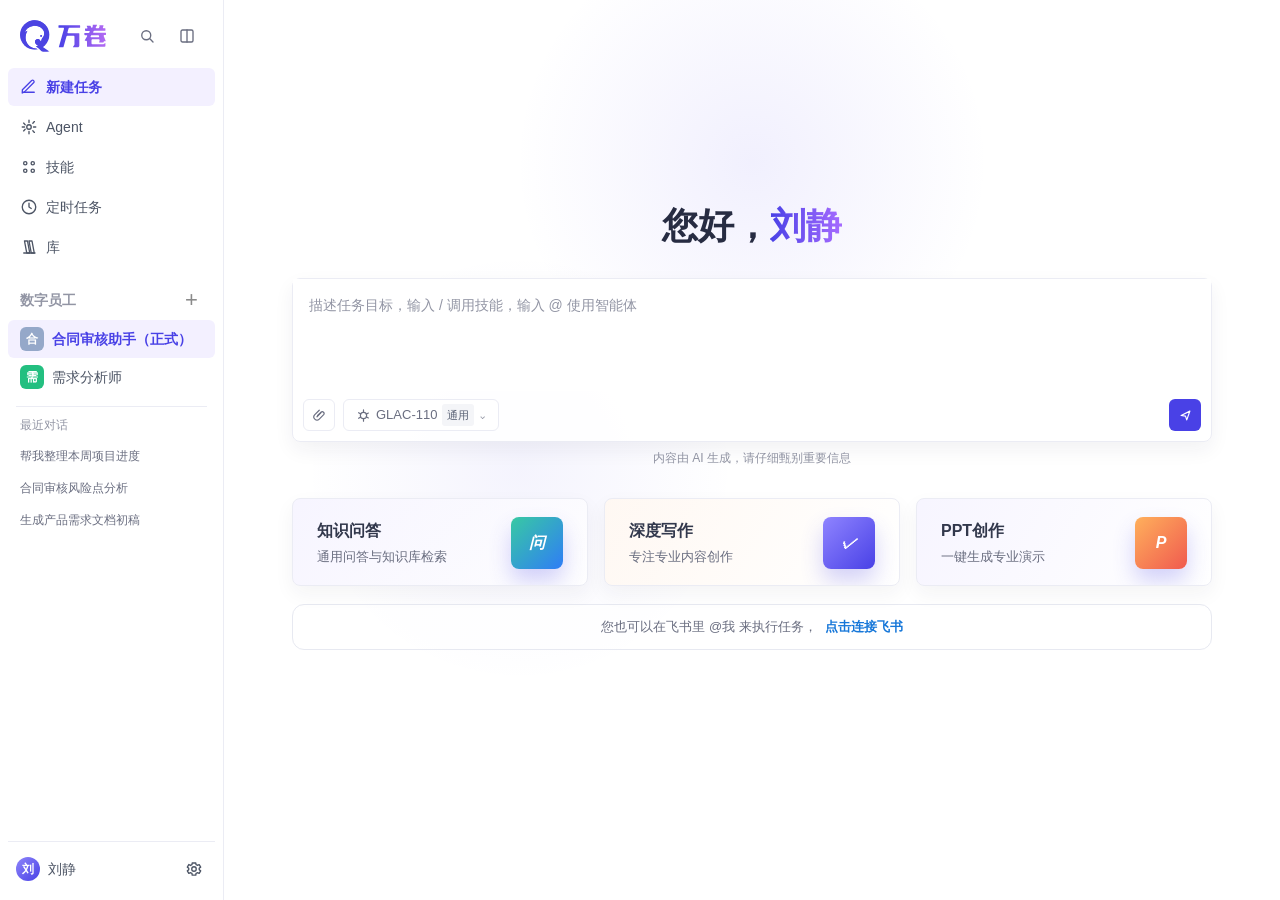
<file: front-app_0608.html>
<!doctype html>
<html lang="zh-CN">
  <head>
    <meta charset="UTF-8" />
    <meta name="viewport" content="width=device-width, initial-scale=1.0" />
    <title>万卷 - 智能工作台</title>
    <script src="./reference/iconpark-41579.js"></script>
    <style>
      :root {
        --primary: #4941e6;
        --primary-hover: #766bf2;
        --primary-soft: #f3f0ff;
        --primary-line: #cbc2ff;
        --text: #161e32;
        --text-2: #6a6e80;
        --text-3: #9295a4;
        --line: #ebecf4;
        --bg: #f7f8fa;
        --white: #fff;
        --green: #23bf6b;
        --orange: #f18019;
        --shadow: 0 12px 32px rgba(31, 37, 64, 0.1);
      }
      * { box-sizing: border-box; }
      html, body { width: 100%; min-width: 1080px; height: 100%; margin: 0; }
      body {
        overflow: hidden; color: var(--text); background: var(--bg);
        font-family: -apple-system, BlinkMacSystemFont, "Segoe UI", "PingFang SC", "Microsoft YaHei", sans-serif;
        font-size: 14px;
      }
      button, input, textarea { font: inherit; }
      button { cursor: pointer; }
      .app { display: grid; grid-template-columns: 260px 1fr; height: 100vh; }
      .app.employee-mode { grid-template-columns: 72px 1fr; }
      .sidebar {
        display: flex; flex-direction: column; position: relative; z-index: 5; padding: 24px 16px 14px;
        background: #fff; border-right: 1px solid var(--line);
      }
      .brand { display: flex; align-items: center; gap: 10px; height: 42px; padding: 0 2px; margin-bottom: 28px; }
      .brand-mark { display: none; }
      .brand-name { color: #222; font-size: 24px; font-weight: 700; letter-spacing: 0; }
      .brand-tag { display: none; }
      .brand-actions { display: flex; align-items: center; gap: 22px; margin-left: auto; color: #333; }
      .brand-actions button { display: grid; width: 28px; height: 28px; place-items: center; padding: 0; color: currentColor; border: 0; background: transparent; }
      .brand-actions svg { width: 26px; height: 26px; fill: none; stroke: currentColor; stroke-linecap: round; stroke-linejoin: round; stroke-width: 2; }
      .brand-logo { display: inline-flex; align-items: center; width: 86px; height: 34px; color: var(--primary); flex: 0 0 auto; }
      .brand-logo-full-icon { width: 86px; height: 34px; }
      .brand-logo-compact { display: none; width: 34px; height: 34px; object-fit: contain; }
      .employee-mode .sidebar { padding: 20px 12px 14px; }
      .employee-mode .brand { justify-content: center; padding: 0; margin-bottom: 22px; }
      .employee-mode .brand-name,
      .employee-mode .brand-actions,
      .employee-mode .menu-label,
      .employee-mode .recent-title,
      .employee-mode .recent-item,
      .employee-mode .settings-trigger span:nth-child(2),
      .employee-mode .settings-trigger .icon:last-child { display: none; }
      .employee-mode .nav { align-items: center; padding: 18px 10px; }
      .employee-mode .nav-item,
      .employee-mode .settings-trigger { justify-content: center; gap: 0; width: 48px; height: 48px; padding: 0; border-radius: 12px; font-size: 0; }
      .employee-mode .nav-item .icon,
      .employee-mode .settings-trigger .avatar { font-size: 14px; }
      .employee-mode .nav-divider { width: 32px; margin: 14px auto; }
      .employee-mode .sidebar-footer { display: flex; justify-content: center; padding: 10px 0 16px; }
      .employee-mode .settings-trigger .avatar { margin: 0; }
      .employee-mode .settings-popover { left: 64px; right: auto; bottom: 12px; width: 210px; }
      .nav { display: flex; flex: 1; flex-direction: column; gap: 8px; padding: 0; }
      .nav-item, .settings-trigger {
        display: flex; align-items: center; gap: 16px; width: 100%; height: 56px; padding: 0 18px;
        color: #2f3035; border: 0; border-radius: 16px; background: transparent; text-align: left;
        transition: .16s ease;
      }
      .nav-item:hover, .settings-trigger:hover { color: #222; background: rgba(0,0,0,.04); }
      .nav-item.active { color: #222; background: rgba(0,0,0,.06); font-weight: 600; }
      .icon { display: inline-grid; place-items: center; width: 28px; height: 28px; flex: 0 0 auto; }
      .icon svg { width: 28px; height: 28px; fill: none; stroke: currentColor; stroke-linecap: round; stroke-linejoin: round; stroke-width: 1.8; }
      .icon img { display: block; width: 100%; height: 100%; object-fit: contain; }
      .menu-label { font-size: 20px; line-height: 1; }
      .nav-divider { height: 1px; margin: 8px 10px 4px; background: var(--line); }
      .nav-group-divider { height: 1px; margin: 8px 12px; background: var(--line); }
      .nav-section-head { display: flex; align-items: center; justify-content: space-between; margin: 22px 8px 6px; padding: 0 4px; }
      .nav-section-title { color: #9295a4; font-size: 18px; line-height: 24px; font-weight: 700; }
      .nav-section-add {
        display: grid; width: 28px; height: 28px; place-items: center; color: #8a8a8a;
        border: 0; border-radius: 6px; background: transparent; font-size: 28px; line-height: 1;
      }
      .nav-section-add:hover { color: var(--primary); background: #f7f8fa; }
      .nav-employee-avatar {
        display: grid; width: 28px; height: 28px; place-items: center; flex: 0 0 auto;
        color: #fff; border-radius: 8px; font-size: 13px; line-height: 18px; font-weight: 700;
      }
      .recent-title { padding: 4px 12px 6px; color: var(--text-3); font-size: 12px; }
      .recent-item {
        overflow: hidden; width: 100%; padding: 7px 12px; color: var(--text-2); border: 0;
        background: transparent; font-size: 12px; text-align: left; text-overflow: ellipsis; white-space: nowrap;
      }
      .recent-item:hover { color: var(--primary); }
      .sidebar-footer { position: relative; padding: 10px 0 0; border-top: 1px solid var(--line); }
      .settings-trigger .avatar { width: 26px; height: 26px; margin-left: -4px; }
      .settings-trigger span:nth-child(2) { flex: 1; }
      .avatar {
        display: grid; place-items: center; flex: 0 0 auto; color: #fff; background: linear-gradient(135deg, #8e85fa, #4941e6);
        border-radius: 50%; font-size: 12px; font-weight: 600;
      }
      .settings-popover {
        position: absolute; right: 12px; bottom: 66px; left: 12px; padding: 8px;
        background: #fff; border: 1px solid var(--line); border-radius: 8px; box-shadow: var(--shadow);
      }
      .settings-popover[hidden] { display: none; }
      .popover-user { display: flex; align-items: center; gap: 10px; padding: 8px 8px 10px; }
      .popover-user .avatar { width: 34px; height: 34px; }
      .user-name { font-weight: 600; }
      .user-email { margin-top: 2px; color: var(--text-3); font-size: 11px; }
      .popover-divider { height: 1px; margin: 5px 0; background: var(--line); }
      .popover-label { padding: 5px 9px 3px; color: var(--text-3); font-size: 11px; }
      .popover-item {
        display: flex; align-items: center; gap: 10px; width: 100%; height: 36px; padding: 0 9px;
        color: #596174; border: 0; border-radius: 6px; background: transparent; font-size: 13px; text-align: left;
      }
      .popover-item:hover { color: var(--primary); background: #f7f8fc; }
      .popover-item svg { width: 15px; height: 15px; fill: none; stroke: currentColor; stroke-linecap: round; stroke-linejoin: round; stroke-width: 1.8; }
      .main { display: flex; min-width: 0; flex-direction: column; }
      .topbar { display: none; }
      .page-title { color: #32384c; font-weight: 600; }
      .top-spacer { flex: 1; }
      .top-actions { display: flex; align-items: center; gap: 8px; }
      .icon-btn {
        display: grid; place-items: center; width: 34px; height: 34px; color: var(--text-2);
        border: 0; border-radius: 6px; background: transparent;
      }
      .icon-btn:hover { color: var(--primary); background: #f7f8fc; }
      .icon-btn svg { width: 18px; height: 18px; fill: none; stroke: currentColor; stroke-linecap: round; stroke-linejoin: round; stroke-width: 1.8; }
      .content { flex: 1; min-height: 0; overflow: auto; }
      .page { display: none; min-height: 100%; }
      .page:not(.active) { display: none !important; }
      .page.active { display: block; }
      .chat-page {
        position: relative;
        display: none;
        flex-direction: column;
        justify-content: center;
        min-height: 100%;
        padding: 40px 36px 72px;
        background:
          radial-gradient(circle at 50% 18%, rgba(118, 107, 242, .10), transparent 26%),
          radial-gradient(circle at 28% 52%, rgba(73, 65, 230, .06), transparent 24%),
          #fff;
      }
      .chat-page.active { display: flex; }
      .hero {
        width: 100%;
        max-width: 1120px;
        margin: 0 auto;
        transform: translateY(-2vh);
      }
      .hello { margin: 0 0 32px; color: #272c42; font-size: 42px; font-weight: 700; line-height: 1.3; text-align: center; }
      .hello em { color: transparent; background: linear-gradient(90deg, #4941e6, #a66bff); -webkit-background-clip: text; background-clip: text; font-style: normal; }
      .intro { margin: 8px 0 30px; color: var(--text-2); font-size: 14px; }
      .section-head { display: flex; align-items: center; justify-content: space-between; margin: 0 0 12px; }
      .section-title { color: #32384c; font-size: 15px; font-weight: 600; }
      .link-btn { color: var(--primary); border: 0; background: transparent; font-size: 13px; }
      .quick-grid { display: grid; grid-template-columns: repeat(4, 1fr); gap: 12px; margin-bottom: 34px; }
      .quick-card {
        min-height: 116px; padding: 15px; color: var(--text); border: 1px solid var(--line); border-radius: 8px;
        background: #fff; text-align: left; transition: .16s ease;
      }
      .quick-card:hover { border-color: var(--primary-line); box-shadow: 0 8px 20px rgba(45, 48, 82, .07); transform: translateY(-2px); }
      .quick-icon {
        display: grid; place-items: center; width: 32px; height: 32px; margin-bottom: 11px;
        color: var(--primary); background: var(--primary-soft); border-radius: 7px;
      }
      .quick-icon svg { width: 17px; height: 17px; fill: none; stroke: currentColor; stroke-linecap: round; stroke-linejoin: round; stroke-width: 1.8; }
      .quick-name { font-size: 13px; font-weight: 600; }
      .quick-desc { margin-top: 4px; color: var(--text-3); font-size: 12px; line-height: 1.5; }
      .agents { display: grid; grid-template-columns: repeat(3, 1fr); gap: 12px; }
      .agent-card { display: flex; gap: 11px; padding: 14px; border: 1px solid var(--line); border-radius: 8px; background: #fff; }
      .agent-logo {
        display: grid; place-items: center; width: 36px; height: 36px; flex: 0 0 auto; color: #fff;
        border-radius: 10px; font-size: 13px; font-weight: 600;
      }
      .agent-card:nth-child(1) .agent-logo { background: #766bf2; }
      .agent-card:nth-child(2) .agent-logo { background: #3f7df6; }
      .agent-card:nth-child(3) .agent-logo { background: #23bf9b; }
      .agent-name { font-size: 13px; font-weight: 600; }
      .agent-desc { overflow: hidden; margin-top: 4px; color: var(--text-3); font-size: 12px; text-overflow: ellipsis; white-space: nowrap; }
      .chat-composer-wrap { position: static; padding: 0; background: transparent; }
      .chat-thread { display: none; max-width: 920px; max-height: 34vh; margin: 0 auto 16px; padding-right: 6px; overflow: auto; }
      .chat-page.has-chat .chat-thread { display: flex; flex-direction: column; gap: 12px; }
      .chat-page.has-chat .hello,
      .chat-page.has-chat .chat-recommend-grid { display: none; }
      .chat-page.has-chat .hero { transform: none; }
      .message { display: flex; gap: 10px; align-items: flex-start; }
      .message.user { justify-content: flex-end; }
      .message-avatar { display: grid; place-items: center; width: 28px; height: 28px; flex: 0 0 auto; color: #fff; background: var(--primary); border-radius: 50%; font-size: 12px; font-weight: 600; }
      .message.assistant .message-avatar { color: var(--primary); background: var(--primary-soft); }
      .message-bubble { max-width: min(680px, 78%); padding: 10px 12px; color: #32384c; background: #fff; border: 1px solid var(--line); border-radius: 8px; font-size: 14px; line-height: 20px; box-shadow: 0 6px 18px rgba(31,37,64,.05); }
      .message.user .message-bubble { color: #fff; background: var(--primary); border-color: var(--primary); box-shadow: none; }
      .message-meta { margin-top: 6px; color: var(--text-3); font-size: 12px; line-height: 16px; }
      .message.located .message-bubble { border-color: #8f84ff; background: #f7f5ff; box-shadow: 0 0 0 3px rgba(73, 65, 230, .12), 0 8px 22px rgba(31,37,64,.08); transition: .2s ease; }
      .chat-composer { position: relative; overflow: visible; max-width: 1080px; margin: 0 auto; border: 1px solid #dde0ee; border-radius: 12px; background: rgba(255,255,255,.92); box-shadow: 0 10px 32px rgba(32, 39, 77, .08); }
      .chat-composer:focus-within { border-color: var(--primary-line); box-shadow: 0 8px 26px rgba(73, 65, 230, .1); }
      .chat-agent-bar {
        display: flex;
        align-items: center;
        gap: 10px;
        padding: 10px 14px 0;
      }
      .chat-agent-bar[hidden], .chat-only[hidden] { display: none; }
      .chat-agent-remove {
        display: grid;
        place-items: center;
        width: 28px;
        height: 28px;
        padding: 0;
        color: #6a6e80;
        border: 1px solid #d8d2ff;
        border-radius: 50%;
        background: #f5f3ff;
        font-size: 14px;
        line-height: 1;
      }
      .chat-agent-remove[hidden] { display: none; }
      .chat-agent-remove:hover { color: #4941e6; background: #eeebff; }
      .chat-app-bar {
        display: flex;
        align-items: center;
        gap: 10px;
        padding: 10px 14px 0;
      }
      .chat-app-bar[hidden] { display: none; }
      .chat-agent-label {
        color: #545b6d;
        font-size: 12px;
        line-height: 16px;
        white-space: nowrap;
      }
      .chat-agent-select {
        min-width: 180px;
        height: 30px;
        padding: 0 10px;
        color: #4941e6;
        border: 1px solid #d8d2ff;
        border-radius: 999px;
        background: #f5f3ff;
        font-size: 12px;
        outline: 0;
      }
      .chat-app-select {
        min-width: 180px;
        height: 30px;
        padding: 0 10px;
        color: #2563eb;
        border: 1px solid #bfdbfe;
        border-radius: 999px;
        background: #eff6ff;
        font-size: 12px;
        outline: 0;
      }
      textarea { display: block; width: 100%; height: 132px; padding: 20px 18px 0; resize: none; color: var(--text); border: 0; outline: 0; }
      textarea::placeholder { color: #a9aebe; }
      .mention-menu {
        position: absolute; left: 14px; bottom: 48px; z-index: 8; display: grid; width: 260px; padding: 8px;
        border: 1px solid var(--line); border-radius: 8px; background: #fff; box-shadow: 0 12px 30px rgba(16, 24, 40, .12);
      }
      .mention-menu[hidden] { display: none; }
      .mention-title { padding: 2px 4px 8px; color: var(--text-3); font-size: 12px; line-height: 16px; }
      .mention-item { display: grid; grid-template-columns: 28px 1fr; gap: 8px; align-items: center; width: 100%; padding: 7px 8px; border: 0; border-radius: 6px; background: transparent; text-align: left; }
      .mention-item:hover, .mention-item.active { background: var(--primary-soft); }
      .mention-icon { display: grid; place-items: center; width: 28px; height: 28px; color: #fff; background: var(--primary); border-radius: 7px; font-size: 12px; font-weight: 600; }
      .mention-name { color: #32384c; font-size: 13px; line-height: 18px; font-weight: 600; }
      .mention-desc { overflow: hidden; color: var(--text-3); font-size: 12px; line-height: 16px; text-overflow: ellipsis; white-space: nowrap; }
      .composer-actions { display: flex; align-items: center; gap: 8px; padding: 7px 10px 10px; }
      .tool-btn, .model-btn {
        display: flex; align-items: center; gap: 5px; height: 30px; padding: 0 8px; color: #4f576a;
        border: 1px solid var(--line); border-radius: 6px; background: #fff; font-size: 12px;
      }
      .tool-btn.icon-only { width: 32px; padding: 0; justify-content: center; }
      .tool-btn:hover, .model-btn:hover { color: var(--primary); border-color: var(--primary-line); background: #fafaff; }
      .model-tag { padding: 2px 5px; color: #596174; background: #f4f5f8; border-radius: 3px; font-size: 11px; }
      .composer-spacer { flex: 1; }
      .action-divider { width: 1px; height: 20px; margin: 0 2px; background: var(--line); }
      .context-progress-btn {
        display: inline-flex;
        align-items: center;
        gap: 8px;
        height: 30px;
        padding: 0 10px;
        color: #4f576a;
        border: 1px solid #e4e7f1;
        border-radius: 999px;
        background: #fff;
        font-size: 12px;
        line-height: 16px;
      }
      .chat-page:not(.has-chat) .context-progress-btn { display: none !important; }
      .context-progress-btn:hover { color: #4941e6; border-color: #d8d2ff; background: #faf9ff; }
      .context-progress-ring {
        position: relative;
        width: 16px;
        height: 16px;
        flex: 0 0 auto;
        border-radius: 50%;
        background: conic-gradient(#4941e6 0deg 90deg, #dfe4f2 90deg 360deg);
      }
      .context-progress-ring::after {
        content: "";
        position: absolute;
        inset: 3px;
        border-radius: 50%;
        background: #fff;
      }
      .context-popover {
        position: absolute;
        right: 10px;
        bottom: 52px;
        z-index: 10;
        width: 320px;
        padding: 12px;
        border: 1px solid #e6e9f2;
        border-radius: 14px;
        background: rgba(255,255,255,.98);
        box-shadow: 0 18px 48px rgba(31, 37, 64, .14);
      }
      .context-popover[hidden] { display: none; }
      .context-popover-summary {
        padding: 12px 14px;
        border: 1px solid #e6e9f2;
        border-radius: 10px;
        background: #fbfbfc;
        color: #2f3344;
        font-size: 13px;
        line-height: 20px;
      }
      .context-popover-grid {
        display: grid;
        grid-template-columns: repeat(2, minmax(0, 1fr));
        gap: 10px;
        margin-top: 12px;
      }
      .context-metric {
        padding: 10px 12px;
        border-radius: 10px;
        background: #f7f8fc;
      }
      .context-metric-label {
        color: #7a8194;
        font-size: 11px;
        line-height: 16px;
      }
      .context-metric-value {
        margin-top: 4px;
        color: #2f3344;
        font-size: 14px;
        line-height: 20px;
        font-weight: 600;
      }
      .context-compress {
        margin-top: 12px;
        padding: 10px 12px;
        border-radius: 10px;
        background: #f7f8fc;
      }
      .context-compress-head {
        display: flex;
        align-items: center;
        justify-content: space-between;
        gap: 8px;
        color: #2f3344;
        font-size: 12px;
        line-height: 18px;
        font-weight: 600;
      }
      .context-compress-badge {
        padding: 2px 8px;
        color: #3f7df6;
        border-radius: 999px;
        background: #eaf2ff;
        font-size: 11px;
        font-weight: 500;
      }
      .context-compress-desc {
        margin-top: 6px;
        color: #7a8194;
        font-size: 12px;
        line-height: 18px;
      }
      .send-btn {
        display: grid; place-items: center; width: 30px; height: 30px; color: #fff;
        border: 0; border-radius: 7px; background: var(--primary);
      }
      .send-btn:hover { background: var(--primary-hover); }
      .send-btn svg, .tool-btn svg, .model-btn svg { width: 15px; height: 15px; fill: none; stroke: currentColor; stroke-linecap: round; stroke-linejoin: round; stroke-width: 1.9; }
      .composer-note { margin-top: 8px; color: var(--text-3); font-size: 11px; text-align: center; }
      .ppt-template-grid {
        display: grid;
        grid-template-columns: repeat(3, minmax(0, 1fr));
        gap: 10px;
        max-width: 920px;
        margin: 14px auto 0;
      }
      .ppt-template-grid[hidden] { display: none; }
      .ppt-template-card {
        padding: 14px;
        border: 1px solid #dbe4ff;
        border-radius: 10px;
        background: #fff;
        text-align: left;
        box-shadow: 0 8px 20px rgba(37, 99, 235, .05);
      }
      .ppt-template-card.active { border-color: #7c9cff; background: #f5f8ff; box-shadow: 0 0 0 3px rgba(73, 65, 230, .08); }
      .ppt-template-card strong { display: block; color: #32384c; font-size: 14px; line-height: 20px; font-weight: 600; }
      .ppt-template-card span { display: block; margin-top: 6px; color: #6a6e80; font-size: 12px; line-height: 18px; }
      .chat-recommend-grid {
        display: grid;
        grid-template-columns: repeat(2, minmax(260px, 1fr));
        gap: 34px;
        max-width: 760px;
        margin: 54px auto 0;
      }
      .chat-footer-extension {
        display: flex;
        align-items: center;
        justify-content: center;
        gap: 8px;
        max-width: 920px;
        margin: 18px auto 0;
        padding: 12px 16px;
        color: #6a6e80;
        border: 1px solid #e7e9f1;
        border-radius: 12px;
        background: rgba(255,255,255,.72);
        font-size: 13px;
        line-height: 20px;
      }
      .chat-footer-extension-text { white-space: nowrap; }
      .chat-footer-extension-btn {
        padding: 0;
        color: #1677d9;
        border: 0;
        background: transparent;
        font-size: 13px;
        line-height: 20px;
        font-weight: 600;
      }
      .chat-footer-extension-btn:hover { color: #0e5fc0; }
      .chat-recommend-card {
        position: relative;
        overflow: hidden;
        min-height: 98px;
        padding: 24px 160px 22px 32px;
        color: #32384c;
        border: 1px solid rgba(255,255,255,.9);
        border-radius: 18px;
        background: linear-gradient(120deg, rgba(246,244,255,.92), rgba(255,255,255,.72));
        box-shadow: inset 0 1px 0 rgba(255,255,255,.9), 0 10px 28px rgba(45,48,82,.08);
        text-align: left;
      }
      .chat-recommend-card:nth-child(2) { background: linear-gradient(120deg, rgba(255,248,242,.96), rgba(255,255,255,.76)); }
      .chat-recommend-card strong { display: block; font-size: 20px; font-weight: 700; }
      .chat-recommend-card span { display: block; margin-top: 9px; color: #6a7283; font-size: 15px; font-weight: 500; }
      .recommend-art {
        position: absolute;
        right: 34px;
        top: 19px;
        display: grid;
        width: 70px;
        height: 70px;
        place-items: center;
        color: #fff;
        border-radius: 18px;
        font-size: 32px;
        font-weight: 800;
        box-shadow: 0 12px 22px rgba(73,65,230,.24);
      }
      .recommend-art.write { background: linear-gradient(135deg, #8f84ff, #4941e6); }
      .recommend-art.ppt { background: linear-gradient(135deg, #ffb05c, #f05a4f); }
      .recommend-art.knowledge { background: linear-gradient(135deg, #38c9a3, #2f7df6); }
      .list-page { padding: 24px 28px; }
      .list-header { display: flex; align-items: flex-end; margin-bottom: 22px; }
      .list-header h1 { margin: 0; font-size: 20px; font-weight: 600; }
      .list-header p { margin: 6px 0 0; color: var(--text-2); font-size: 13px; }
      .search { width: 240px; height: 34px; margin-left: auto; padding: 0 12px; border: 1px solid var(--line); border-radius: 6px; background: #fff; outline: 0; }
      .search:focus { border-color: var(--primary-line); }
      .market-page { padding: 16px 14px 18px; background: #f6f7fb; }
      .market-shell {
        min-height: calc(100vh - 96px);
        padding: 12px 12px 8px;
        border: 1px solid #e8ebf4;
        border-radius: 16px;
        background: #fff;
      }
      .market-head { display: flex; align-items: center; justify-content: space-between; gap: 12px; margin-bottom: 12px; }
      .market-title { color: #32384c; font-size: 14px; font-weight: 700; }
      .market-close {
        display: inline-grid; place-items: center; width: 28px; height: 28px; color: #949bad;
        border: 1px solid #eceef5; border-radius: 6px; background: #fafbfc;
      }
      .market-close:hover { color: var(--primary); background: #f6f5ff; border-color: #ddd7ff; }
      .market-close svg { width: 14px; height: 14px; fill: none; stroke: currentColor; stroke-linecap: round; stroke-linejoin: round; stroke-width: 1.8; }
      .market-toolbar { display: flex; align-items: center; gap: 8px; margin-bottom: 12px; }
      .market-select-wrap[hidden], .market-tabs[hidden] { display: none; }
      .market-search-wrap,
      .market-select-wrap {
        position: relative;
        flex: 0 0 auto;
      }
      .market-search,
      .market-select {
        height: 24px;
        color: #6b7283;
        border: 1px solid #e7e9f1;
        border-radius: 7px;
        background: #fafbfc;
        outline: none;
        font-size: 11px;
      }
      .market-search {
        width: 138px;
        padding: 0 10px 0 28px;
      }
      .market-select {
        width: 136px;
        padding: 0 28px 0 10px;
        appearance: none;
      }
      .market-search-icon,
      .market-select-icon {
        position: absolute;
        top: 50%;
        display: inline-flex;
        color: #adb3c3;
        pointer-events: none;
        transform: translateY(-50%);
      }
      .market-search-icon { left: 9px; }
      .market-select-icon { right: 9px; }
      .market-search-icon svg,
      .market-select-icon svg { width: 12px; height: 12px; fill: none; stroke: currentColor; stroke-linecap: round; stroke-linejoin: round; stroke-width: 1.8; }
      .market-tabs { display: flex; gap: 8px; margin-bottom: 14px; padding-left: 8px; }
      .market-tab {
        height: 28px; padding: 0 12px; color: #7c8394; border: 1px solid transparent;
        border-radius: 7px; background: transparent; font-size: 12px;
      }
      .market-tab:hover { color: #4d5565; background: #f6f7fb; }
      .market-tab.active {
        color: var(--primary);
        border-color: #d9d4ff;
        background: #f3f0ff;
        font-weight: 600;
      }
      .market-grid { display: grid; grid-template-columns: repeat(4, minmax(0, 1fr)); gap: 12px; }
      .market-card {
        min-height: 106px;
        padding: 14px 14px 12px;
        border: 1px solid #e7e9f1;
        border-radius: 10px;
        background: #fff;
        transition: .16s ease;
      }
      .market-card:hover { border-color: #d7d0ff; box-shadow: 0 8px 20px rgba(45, 48, 82, .06); transform: translateY(-1px); }
      .market-card-head { display: flex; align-items: flex-start; gap: 10px; margin-bottom: 10px; }
      .market-card-icon {
        display: grid; place-items: center; width: 28px; height: 28px; flex: 0 0 auto;
        color: #fff; border-radius: 8px; font-size: 12px; font-weight: 700;
      }
      .market-card-copy { min-width: 0; flex: 1; }
      .market-card-title-row { display: flex; align-items: center; justify-content: space-between; gap: 8px; }
      .market-card-title { overflow: hidden; color: #373d51; font-size: 13px; font-weight: 700; text-overflow: ellipsis; white-space: nowrap; }
      .market-card-badge { color: #6a5cff; font-size: 10px; white-space: nowrap; }
      .market-card-desc {
        display: -webkit-box; overflow: hidden; min-height: 34px; margin: 8px 0 0; color: #7a8194;
        font-size: 11px; line-height: 1.55; -webkit-box-orient: vertical; -webkit-line-clamp: 2;
      }
      .market-card-foot { margin-top: 10px; color: #8d94a6; font-size: 11px; }
      .history-list { overflow: hidden; border: 1px solid var(--line); border-radius: 8px; background: #fff; }
      .history-row { display: flex; align-items: center; gap: 14px; min-height: 62px; padding: 0 16px; border-bottom: 1px solid var(--line); }
      .history-row:last-child { border-bottom: 0; }
      .history-row:hover { background: #fafbff; }
      .history-icon { display: grid; place-items: center; width: 30px; height: 30px; color: var(--primary); background: var(--primary-soft); border-radius: 7px; }
      .history-title { font-size: 13px; font-weight: 500; }
      .history-sub { margin-top: 5px; color: var(--text-3); font-size: 12px; }
      .history-time { margin-left: auto; color: var(--text-3); font-size: 12px; }
      .files-page { padding: 16px; background: #f7f8fa; }
      .files-shell { min-height: calc(100vh - 32px); padding: 16px; border: 1px solid #ebecf4; border-radius: 8px; background: #fff; }
      .files-head { display: flex; align-items: flex-end; justify-content: space-between; gap: 16px; margin-bottom: 16px; }
      .files-title h1 { margin: 0; color: #161e32; font-size: 16px; line-height: 22px; font-weight: 600; }
      .files-title p { margin: 6px 0 0; color: #6a6e80; font-size: 13px; line-height: 18px; }
      .file-filters { display: flex; gap: 8px; }
      .file-filter { height: 32px; padding: 0 12px; color: #6a6e80; border: 1px solid #ebecf4; border-radius: 6px; background: #fff; font-size: 13px; line-height: 18px; }
      .file-filter:hover { color: #4941e6; border-color: #d8d2ff; background: #faf9ff; }
      .file-filter.active { color: #4941e6; border-color: #d8d2ff; background: #f3f0ff; font-weight: 600; }
      .file-toast { min-height: 18px; margin: -4px 0 12px; color: #6a6e80; font-size: 12px; line-height: 16px; }
      .conversation-file-list { display: grid; gap: 14px; }
      .file-conversation-card { overflow: hidden; border: 1px solid #ebecf4; border-radius: 8px; background: #fff; }
      .file-conversation-head { display: flex; align-items: center; justify-content: space-between; gap: 16px; padding: 14px 16px; background: #fafbfc; border-bottom: 1px solid #ebecf4; }
      .file-conversation-title { color: #32384c; font-size: 14px; line-height: 20px; font-weight: 600; }
      .file-conversation-meta { margin-top: 4px; color: #6a6e80; font-size: 12px; line-height: 16px; }
      .file-expand-btn { height: 28px; padding: 0 10px; color: #6a6e80; border: 1px solid #ebecf4; border-radius: 6px; background: #fff; font-size: 12px; line-height: 16px; white-space: nowrap; }
      .file-expand-btn:hover { color: #4941e6; border-color: #d8d2ff; background: #f7f5ff; }
      .generated-file-list { display: grid; }
      .generated-file-item { display: grid; grid-template-columns: 36px minmax(0, 1fr) 124px 132px; gap: 12px; align-items: center; min-height: 64px; padding: 12px 16px; border-bottom: 1px solid #f0f1f6; }
      .generated-file-item:last-child { border-bottom: 0; }
      .file-icon { display: grid; place-items: center; width: 36px; height: 36px; color: #4941e6; border-radius: 8px; background: #f3f0ff; font-size: 12px; line-height: 16px; font-weight: 700; }
      .file-name { overflow: hidden; color: #32384c; font-size: 14px; line-height: 20px; font-weight: 600; text-overflow: ellipsis; white-space: nowrap; }
      .file-meta { margin-top: 4px; color: #6a6e80; font-size: 12px; line-height: 16px; }
      .file-time { color: #6a6e80; font-size: 12px; line-height: 16px; }
      .file-actions { display: flex; justify-content: flex-end; gap: 8px; }
      .file-action-btn { height: 30px; padding: 0 10px; color: #4d5565; border: 1px solid #ebecf4; border-radius: 6px; background: #fff; font-size: 13px; line-height: 18px; }
      .file-action-btn:hover { color: #4941e6; border-color: #d8d2ff; background: #faf9ff; }
      .files-empty { display: grid; min-height: 260px; place-items: center; color: #9295a4; border: 1px dashed #ebecf4; border-radius: 8px; font-size: 13px; line-height: 18px; }
      .im-page { padding: 36px; }
      .im-shell { max-width: 1040px; margin: 0 auto; }
      .im-intro { margin: 0 0 20px; color: var(--text-2); font-size: 14px; }
      .im-card {
        display: flex; align-items: center; justify-content: space-between; gap: 24px;
        padding: 34px 40px; border: 1px solid #efeff5; border-radius: 28px;
        background: linear-gradient(90deg, #fafafa 0%, #f7f7f8 48%, #f2f2f3 100%);
        box-shadow: 0 10px 24px rgba(23, 29, 53, 0.04);
      }
      .im-card-main { min-width: 0; }
      .im-card-title { display: flex; align-items: center; gap: 10px; margin: 0; color: #393d4a; font-size: 24px; font-weight: 700; }
      .im-status {
        display: inline-flex; align-items: center; height: 24px; padding: 0 10px; color: #18a36d;
        border-radius: 999px; background: rgba(35, 191, 107, 0.12); font-size: 12px; font-weight: 600;
      }
      .im-card-desc { max-width: 680px; margin: 14px 0 18px; color: #6a6e80; font-size: 15px; line-height: 1.8; }
      .guide-link {
        display: inline-flex; align-items: center; gap: 6px; padding: 0; color: #1677d9;
        border: 0; background: transparent; font-size: 14px; font-weight: 600;
      }
      .guide-link:hover { color: #0e5fc0; }
      .im-config-btn {
        flex: 0 0 auto; min-width: 96px; height: 58px; padding: 0 24px; color: #404040;
        border: 0; border-radius: 12px; background: rgba(255, 255, 255, 0.72); font-size: 18px; font-weight: 600;
        box-shadow: inset 0 1px 0 rgba(255, 255, 255, 0.9);
      }
      .im-config-btn:hover { background: rgba(255, 255, 255, 0.92); }
      .employee-workbench { height: 100vh; min-height: 100%; background: #f7f8fb; }
      .employee-shell { display: grid; grid-template-columns: 1fr; height: 100%; }
      .employee-contacts { display: none; min-width: 0; padding: 26px 14px 18px 22px; background: #fff; border-right: 1px solid #e7e9f1; }
      .contacts-head { display: flex; align-items: center; justify-content: space-between; margin-bottom: 22px; }
      .contacts-head strong { color: #32384c; font-size: 18px; font-weight: 700; }
      .contacts-head button,
      .employee-chat-actions button { display: grid; width: 32px; height: 32px; place-items: center; color: #4d5565; border: 0; border-radius: 8px; background: transparent; }
      .contacts-head button:hover,
      .employee-chat-actions button:hover { background: #f2f3f7; }
      .contacts-search { display: flex; align-items: center; height: 42px; margin-bottom: 16px; padding: 0 12px; border: 1px solid #e7e9f1; border-radius: 10px; background: #fff; }
      .contacts-search input { flex: 1; min-width: 0; border: 0; outline: 0; color: #32384c; }
      .contacts-search input::placeholder { color: #b9beca; }
      .contacts-search svg,
      .contacts-head svg,
      .employee-chat-actions svg { width: 18px; height: 18px; fill: none; stroke: currentColor; stroke-linecap: round; stroke-linejoin: round; stroke-width: 1.8; }
      .contacts-list { display: flex; flex-direction: column; gap: 4px; height: calc(100vh - 122px); overflow: auto; padding-right: 6px; }
      .contact-item { display: grid; grid-template-columns: 44px minmax(0, 1fr) auto; gap: 12px; align-items: center; width: 100%; min-height: 66px; padding: 8px 10px; color: #32384c; border: 0; border-radius: 12px; background: transparent; text-align: left; }
      .contact-item.active { background: #f5f5f7; box-shadow: 0 10px 20px rgba(31,37,64,.04); }
      .contact-avatar { position: relative; display: grid; width: 44px; height: 44px; place-items: center; color: #fff; border-radius: 10px; font-weight: 700; }
      .contact-avatar::after { content: ""; position: absolute; right: -1px; bottom: -1px; width: 10px; height: 10px; border: 2px solid #fff; border-radius: 50%; background: #23bf6b; }
      .contact-name { overflow: hidden; font-size: 14px; font-weight: 600; text-overflow: ellipsis; white-space: nowrap; }
      .contact-desc { overflow: hidden; margin-top: 5px; color: #8b92a3; font-size: 12px; text-overflow: ellipsis; white-space: nowrap; }
      .contact-date { align-self: start; padding-top: 4px; color: #8b92a3; font-size: 12px; white-space: nowrap; }
      .employee-chat { position: relative; display: flex; min-width: 0; flex-direction: column; background: #fff; }
      .employee-chat-head { display: flex; align-items: center; min-height: 72px; padding: 0 28px; border-bottom: 1px solid #e7e9f1; background: rgba(255,255,255,.96); }
      .employee-chat-head .contact-avatar { width: 44px; height: 44px; margin-right: 14px; }
      .employee-chat-title { min-width: 0; }
      .employee-chat-title strong { display: block; color: #32384c; font-size: 16px; font-weight: 700; }
      .employee-chat-title span { display: block; overflow: hidden; max-width: 560px; margin-top: 4px; color: #8b92a3; font-size: 13px; text-overflow: ellipsis; white-space: nowrap; }
      .employee-chat-actions { display: flex; gap: 8px; margin-left: auto; }
      .task-scroll { flex: 1; overflow: auto; padding: 34px 92px 210px; }
      .task-report { max-width: 760px; margin: 0 auto; color: #32384c; font-size: 15px; line-height: 1.85; }
      .task-report h3 { margin: 22px 0 8px; color: #2f3344; font-size: 18px; }
      .task-report p { margin: 0 0 12px; }
      .task-report ul { margin: 8px 0 16px; padding-left: 22px; }
      .task-report hr { height: 1px; margin: 24px 0; border: 0; background: #dfe3ec; }
      .risk-title { display: flex; align-items: center; gap: 8px; font-size: 20px; font-weight: 700; }
      .risk-dot { width: 18px; height: 18px; border-radius: 50%; background: linear-gradient(180deg, #36e253, #04a920); box-shadow: 0 2px 6px rgba(4,169,32,.28); }
      .report-link { color: #1677ff; text-decoration: none; }
      .employee-composer-panel { position: absolute; right: 92px; bottom: 22px; left: 92px; max-width: 820px; margin: 0 auto; }
      .new-chat-btn { height: 32px; margin-bottom: 10px; padding: 0 12px; color: #6a6e80; border: 1px solid #e3e6ef; border-radius: 8px; background: #fff; }
      .employee-input { min-height: 118px; padding: 14px; border: 1px solid #dfe3ee; border-radius: 10px; background: #fff; }
      .employee-input textarea { width: 100%; height: 58px; padding: 0; resize: none; border: 0; outline: 0; }
      .employee-input textarea::placeholder { color: #c0c4cf; }
      .employee-input-foot { display: flex; align-items: center; }
      .employee-input-foot button { display: grid; width: 30px; height: 30px; place-items: center; border: 0; border-radius: 7px; background: #f5f6fb; color: #6a6e80; }
      .employee-input-foot .employee-send { margin-left: auto; color: #fff; background: #d8dbe8; }
      .employee-input svg { width: 16px; height: 16px; fill: none; stroke: currentColor; stroke-linecap: round; stroke-linejoin: round; stroke-width: 1.8; }
      .employee-chat-note { margin-top: 8px; color: #c0c4cf; font-size: 11px; text-align: center; }
      .modal-overlay {
        position: fixed; inset: 0; z-index: 30; display: grid; place-items: center;
        padding: 24px; background: rgba(15, 23, 42, 0.22); backdrop-filter: blur(6px);
      }
      .modal-overlay[hidden] { display: none; }
      .modal-card {
        width: min(760px, calc(100vw - 48px)); padding: 32px; border-radius: 34px;
        background: linear-gradient(90deg, #fafafa 0%, #f7f7f8 48%, #f2f2f3 100%);
        box-shadow: 0 18px 48px rgba(31, 37, 64, 0.18);
      }
      .modal-title { margin: 0; color: #393d4a; font-size: 28px; font-weight: 700; }
      .modal-desc { margin: 14px 0 18px; color: #6a6e80; font-size: 15px; line-height: 1.8; }
      .connection-row { display: flex; align-items: center; gap: 14px; margin: 28px 0 24px; color: #393d4a; font-size: 16px; }
      .radio-pill {
        position: relative; display: inline-flex; width: 28px; height: 28px; border: 4px solid #27b490;
        border-radius: 50%; background: rgba(39, 180, 144, 0.08);
      }
      .radio-pill::after {
        content: ""; position: absolute; inset: 6px; border-radius: 50%; background: #27b490;
      }
      .channel-token {
        display: inline-flex; align-items: center; height: 30px; padding: 0 14px; color: #7f8595;
        border-radius: 8px; background: rgba(0, 0, 0, 0.05); font-size: 12px; letter-spacing: 1px;
      }
      .im-form { display: grid; gap: 20px; }
      .im-input {
        width: 100%; height: 68px; padding: 0 22px; color: #393d4a;
        border: 1px solid #d7d9e0; border-radius: 12px; background: rgba(255, 255, 255, 0.48);
        outline: none; font-size: 15px;
      }
      .im-input:focus { border-color: var(--primary-line); background: rgba(255, 255, 255, 0.92); }
      .im-input.input-error { border-color: #eb4453; background: rgba(255, 241, 240, 0.85); }
      .form-error { min-height: 20px; color: #d93747; font-size: 13px; }
      .modal-actions { display: flex; justify-content: flex-end; gap: 16px; margin-top: 18px; }
      .ghost-btn, .primary-btn {
        min-width: 136px; height: 64px; border: 0; border-radius: 14px; font-size: 18px; font-weight: 600;
      }
      .ghost-btn { color: #565b67; background: rgba(0, 0, 0, 0.08); }
      .ghost-btn:hover { background: rgba(0, 0, 0, 0.12); }
      .primary-btn {
        color: #fff; background: linear-gradient(90deg, #6f5cff 0%, #5b46f4 100%);
        box-shadow: 0 12px 24px rgba(91, 70, 244, 0.26);
      }
      .primary-btn:hover { background: linear-gradient(90deg, #7b6aff 0%, #694ff7 100%); }
      .placeholder { display: grid; min-height: calc(100vh - 64px); place-items: center; color: var(--text-3); text-align: center; }
      .placeholder h2 { margin: 12px 0 6px; color: #32384c; font-size: 18px; }
      .placeholder p { margin: 0; font-size: 13px; }

      .schedule-page { padding: 16px; background: #f7f8fa; }
      .schedule-shell { min-height: calc(100vh - 32px); padding: 16px; border: 1px solid #ebecf4; border-radius: 8px; background: #fff; }
      .schedule-head { display: flex; align-items: center; justify-content: space-between; gap: 16px; margin-bottom: 16px; }
      .schedule-title h1 { margin: 0; color: #161e32; font-size: 16px; line-height: 22px; font-weight: 600; }
      .schedule-title p { margin: 6px 0 0; color: #6a6e80; font-size: 13px; line-height: 18px; }
      .schedule-actions { display: flex; gap: 8px; }
      .schedule-tabs { display: flex; gap: 8px; margin-bottom: 16px; border-bottom: 1px solid #ebecf4; }
      .schedule-tab { position: relative; height: 40px; padding: 0 4px; color: #6a6e80; border: 0; background: transparent; font-size: 14px; line-height: 20px; font-weight: 600; }
      .schedule-tab.active { color: #161e32; }
      .schedule-tab.active::after { content: ""; position: absolute; right: 0; bottom: -1px; left: 0; height: 2px; border-radius: 2px; background: #4941e6; }
      .schedule-panel[hidden] { display: none; }
      .schedule-grid { display: grid; grid-template-columns: repeat(3, minmax(0, 1fr)); gap: 16px; }
      .schedule-card { min-height: 170px; padding: 16px; border: 1px solid #ebecf4; border-radius: 8px; background: #fff; }
      .schedule-card-head { display: flex; justify-content: space-between; gap: 12px; margin-bottom: 12px; }
      .schedule-card-title { color: #32384c; font-size: 15px; line-height: 20px; font-weight: 600; }
      .schedule-badge { display: inline-flex; align-items: center; height: 22px; padding: 0 8px; border-radius: 999px; font-size: 12px; line-height: 16px; white-space: nowrap; }
      .schedule-badge.running { color: #18a36d; background: rgba(35, 191, 107, .12); }
      .schedule-badge.paused { color: #8b92a3; background: #f1f2f6; }
      .schedule-card-desc { display: -webkit-box; overflow: hidden; min-height: 40px; margin: 0 0 14px; color: #6a6e80; font-size: 13px; line-height: 20px; -webkit-box-orient: vertical; -webkit-line-clamp: 2; }
      .schedule-meta { display: grid; gap: 6px; color: #6a6e80; font-size: 12px; line-height: 16px; }
      .schedule-meta strong { color: #32384c; font-weight: 500; }
      .schedule-result-list { overflow: hidden; border: 1px solid #ebecf4; border-radius: 8px; background: #fff; }
      .schedule-result-row { display: grid; grid-template-columns: minmax(0, 1fr) 130px 92px; gap: 16px; align-items: center; min-height: 72px; padding: 14px 16px; border-bottom: 1px solid #ebecf4; }
      .schedule-result-row:last-child { border-bottom: 0; }
      .schedule-result-title { color: #32384c; font-size: 14px; line-height: 20px; font-weight: 600; }
      .schedule-result-desc { overflow: hidden; margin-top: 4px; color: #6a6e80; font-size: 13px; line-height: 18px; text-overflow: ellipsis; white-space: nowrap; }
      .schedule-result-time { color: #6a6e80; font-size: 12px; line-height: 16px; }
      .schedule-result-status { justify-self: end; }
      .schedule-form { display: grid; grid-template-columns: repeat(2, minmax(0, 1fr)); gap: 14px; margin-top: 16px; }
      .schedule-field { display: grid; gap: 6px; color: #32384c; font-size: 13px; line-height: 18px; font-weight: 500; }
      .schedule-field.full { grid-column: 1 / -1; }
      .schedule-field input,
      .schedule-field select,
      .schedule-field textarea {
        width: 100%; border: 1px solid #dfe3ee; border-radius: 6px; outline: 0; color: #161e32; background: #fff; font-size: 13px; line-height: 18px;
      }
      .schedule-field input,
      .schedule-field select { height: 34px; padding: 0 10px; }
      .schedule-field textarea { height: 92px; padding: 10px; resize: vertical; }
      .schedule-field input:focus,
      .schedule-field select:focus,
      .schedule-field textarea:focus { border-color: #cbc2ff; box-shadow: 0 0 0 2px rgba(73, 65, 230, .08); }
      .schedule-push-row { display: flex; align-items: center; gap: 12px; }
      .schedule-switch { display: inline-flex; align-items: center; gap: 8px; color: #4d5565; font-size: 13px; line-height: 18px; font-weight: 500; }
      .schedule-switch input { width: 16px; height: 16px; accent-color: #4941e6; }
      .schedule-empty { display: grid; min-height: 180px; place-items: center; color: #9295a4; border: 1px dashed #ebecf4; border-radius: 8px; font-size: 13px; line-height: 18px; }

      /* 万卷 B 端规范收敛：字号 16/14/13/12，圆角 6/8，间距以 8px 为节奏。 */
      body { color: #161e32; font-size: 14px; line-height: 20px; background: #f7f8fa; }
      .app { grid-template-columns: 224px 1fr; }
      .sidebar { padding: 16px 8px 12px; border-right-color: #ebecf4; }
      .brand { height: 40px; margin-bottom: 12px; padding: 0 12px; }
      .brand-logo { width: 86px; height: 34px; color: #4941e6; }
      .brand-logo-full-icon { width: 86px; height: 34px; }
      .brand-logo-compact { width: 34px; height: 34px; }
      .brand-name { color: #161e32; font-size: 16px; line-height: 22px; font-weight: 600; }
      .brand-actions { gap: 8px; color: #6a6e80; }
      .brand-actions button { width: 32px; height: 32px; border-radius: 6px; }
      .brand-actions button:hover { color: #4941e6; background: #f7f8fa; }
      .brand-actions svg { width: 18px; height: 18px; stroke-width: 1.8; }
      .nav { gap: 2px; }
      .nav-item, .settings-trigger { height: 38px; gap: 8px; padding: 0 12px; border-radius: 6px; color: #4d5565; }
      .nav-item.active { color: #4941e6; background: #f3f0ff; font-weight: 600; }
      .nav-item:hover, .settings-trigger:hover { color: #161e32; background: #f7f8fa; }
      .icon { width: 18px; height: 18px; }
      .icon svg { width: 18px; height: 18px; stroke-width: 1.8; }
      .icon img { width: 18px; height: 18px; }
      .menu-label { font-size: 14px; line-height: 20px; }
      .nav-divider { margin: 8px 8px 4px; }
      .nav-group-divider { height: 1px; margin: 8px 12px; background: #ebecf4; }
      .nav-section-head { margin: 20px 8px 6px; padding: 0 4px; }
      .nav-section-title { color: #9295a4; font-size: 14px; line-height: 20px; font-weight: 600; }
      .nav-section-add { width: 24px; height: 24px; border-radius: 6px; font-size: 22px; }
      .nav-employee-avatar { width: 24px; height: 24px; border-radius: 6px; font-size: 12px; line-height: 16px; }
      .employee-entry { margin-top: 0; }
      .recent-title, .recent-item { font-size: 12px; line-height: 16px; }
      .sidebar-footer { padding-top: 8px; }
      .settings-trigger .avatar { width: 24px; height: 24px; }
      .settings-popover { border-color: #ebecf4; border-radius: 8px; box-shadow: 0 10px 28px rgba(16, 24, 40, .10); }
      .popover-item { height: 32px; border-radius: 6px; font-size: 13px; line-height: 18px; }

      .employee-mode .sidebar { padding: 16px 8px 12px; }
      .employee-mode .brand { height: 40px; margin-bottom: 12px; justify-content: center; padding: 0; }
      .employee-mode .brand-logo { justify-content: center; width: 40px; height: 40px; visibility: visible; }
      .employee-mode .brand-logo-full-icon { display: none; }
      .employee-mode .brand-logo-compact { display: block; }
      .employee-mode .nav { padding: 0; }
      .employee-mode .nav-item { width: 40px; height: 38px; border-radius: 8px; }
      .employee-mode .settings-trigger { width: 40px; height: 40px; border-radius: 8px; }
      .employee-mode .nav-divider { width: 32px; margin: 8px auto; }
      .employee-mode .nav-group-divider { width: 32px; margin: 8px auto; }

      .hello { margin-bottom: 24px; font-size: 36px; line-height: 56px; font-weight: 600; }
      .chat-page { padding: 32px 32px 48px; }
      .hero { max-width: 960px; }
      .chat-composer { max-width: 920px; border-color: #ebecf4; border-radius: 8px; box-shadow: 0 8px 20px rgba(31, 37, 64, .06); }
      .chat-thread { max-width: 920px; }
      .message-bubble { border-color: #ebecf4; border-radius: 8px; }
      textarea { height: 112px; padding: 16px 16px 0; font-size: 14px; line-height: 20px; }
      textarea::placeholder { color: #9295a4; }
      .composer-actions { gap: 8px; padding: 8px 10px 10px; }
      .tool-btn, .model-btn { height: 32px; padding: 0 12px; border-color: #ebecf4; border-radius: 6px; color: #6a6e80; font-size: 13px; line-height: 18px; }
      .tool-btn.icon-only { width: 32px; padding: 0; }
      .send-btn { width: 32px; height: 32px; border-radius: 6px; }
      .composer-note { color: #9295a4; font-size: 12px; line-height: 16px; }
      .chat-recommend-grid { max-width: 920px; gap: 16px; margin-top: 32px; grid-template-columns: repeat(3, minmax(220px, 1fr)); }
      .chat-recommend-card { min-height: 88px; padding: 20px 112px 18px 24px; border-color: #ebecf4; border-radius: 8px; box-shadow: 0 8px 20px rgba(31, 37, 64, .05); }
      .chat-recommend-card strong { font-size: 16px; line-height: 22px; font-weight: 600; }
      .chat-recommend-card span { margin-top: 6px; color: #6a6e80; font-size: 13px; line-height: 18px; }
      .recommend-art { right: 24px; top: 18px; width: 52px; height: 52px; border-radius: 8px; font-size: 16px; font-weight: 600; }

      .market-page, .im-page { padding: 16px; }
      .market-shell { min-height: calc(100vh - 32px); padding: 16px; border-color: #ebecf4; border-radius: 8px; }
      .market-head { margin-bottom: 16px; }
      .market-title { font-size: 16px; line-height: 22px; font-weight: 600; }
      .market-close { width: 32px; height: 32px; border-radius: 6px; }
      .market-toolbar { gap: 12px; margin-bottom: 16px; }
      .market-search, .market-select { height: 32px; border-color: #ebecf4; border-radius: 6px; background: #fff; font-size: 13px; line-height: 18px; }
      .market-search { width: 190px; }
      .market-select { width: 160px; }
      .market-tabs { gap: 8px; margin-bottom: 16px; padding-left: 0; }
      .market-tab { height: 32px; padding: 0 12px; border-radius: 6px; font-size: 13px; line-height: 18px; }
      .market-grid { gap: 16px; }
      .market-card { min-height: 112px; padding: 16px; border-color: #ebecf4; border-radius: 8px; }
      .market-card-title { color: #32384c; font-size: 14px; line-height: 20px; font-weight: 600; }
      .market-card-desc { color: #6a6e80; font-size: 13px; line-height: 18px; }
      .market-card-foot, .market-card-badge { font-size: 12px; line-height: 16px; }

      .skills-page { padding: 16px; background: #fff; }
      .skills-shell { min-height: calc(100vh - 32px); border: 1px solid #ebecf4; border-radius: 8px; background: #fff; overflow: hidden; }
      .skills-head { display: flex; align-items: center; gap: 28px; height: 54px; padding: 0 16px; border-bottom: 1px solid #ebecf4; }
      .skills-tab { position: relative; height: 54px; padding: 0; color: #6a6e80; border: 0; background: transparent; font-size: 16px; line-height: 22px; font-weight: 600; }
      .skills-tab.active { color: #161e32; }
      .skills-tab.active::after { content: ""; position: absolute; right: 0; bottom: 0; left: 0; height: 3px; background: #161e32; border-radius: 3px 3px 0 0; }
      .skills-count { display: inline-flex; align-items: center; justify-content: center; min-width: 22px; height: 22px; margin-left: 6px; padding: 0 7px; color: #6a6e80; background: #f1f2f6; border-radius: 999px; font-size: 13px; line-height: 18px; }
      .skills-toolbar { display: flex; align-items: center; justify-content: space-between; gap: 16px; padding: 16px; }
      .skills-cats { display: flex; gap: 24px; min-width: 0; }
      .skill-cat { height: 32px; padding: 0; color: #6a6e80; border: 0; background: transparent; font-size: 14px; line-height: 20px; font-weight: 600; white-space: nowrap; }
      .skill-cat.active { color: #4941e6; }
      .skills-search-wrap { position: relative; flex: 0 0 240px; }
      .skills-search { width: 100%; height: 32px; padding: 0 34px 0 12px; border: 1px solid #ebecf4; border-radius: 6px; outline: 0; color: #161e32; background: #fff; font-size: 13px; line-height: 18px; }
      .skills-search:focus { border-color: #cbc2ff; box-shadow: 0 0 0 2px rgba(73, 65, 230, .08); }
      .skills-search-icon { position: absolute; top: 50%; right: 10px; display: grid; width: 16px; height: 16px; color: #9295a4; transform: translateY(-50%); pointer-events: none; }
      .skills-search-icon svg { width: 16px; height: 16px; fill: none; stroke: currentColor; stroke-linecap: round; stroke-linejoin: round; stroke-width: 1.8; }
      .skills-grid { display: grid; grid-template-columns: repeat(3, minmax(0, 1fr)); gap: 16px; padding: 0 16px 16px; }
      .skill-card { display: grid; grid-template-columns: 52px minmax(0, 1fr) 40px; gap: 16px; align-items: center; min-height: 112px; padding: 16px; border: 1px solid #ebecf4; border-radius: 8px; background: #fff; text-align: left; transition: .16s ease; }
      .skill-card:hover { border-color: #cbc2ff; box-shadow: 0 8px 20px rgba(31, 37, 64, .06); }
      .skill-logo { display: grid; place-items: center; width: 52px; height: 52px; overflow: hidden; color: #fff; border-radius: 10px; font-size: 16px; line-height: 22px; font-weight: 600; }
      .skill-logo img { width: 100%; height: 100%; object-fit: cover; }
      .skill-title { overflow: hidden; color: #32384c; font-size: 16px; line-height: 22px; font-weight: 600; text-overflow: ellipsis; white-space: nowrap; }
      .skill-desc { display: -webkit-box; overflow: hidden; margin-top: 6px; color: #6a6e80; font-size: 14px; line-height: 20px; -webkit-box-orient: vertical; -webkit-line-clamp: 2; }
      .skill-action { display: grid; place-items: center; width: 36px; height: 36px; border: 0; border-radius: 8px; color: #161e32; background: #f7f8fa; font-size: 24px; line-height: 1; transition: .16s ease; }
      .skill-action:hover { color: #4941e6; background: #f3f0ff; }
      .skill-action.installed { color: #23bf6b; background: #f0fff4; font-size: 12px; font-weight: 600; }
      .skill-action.installed::before { content: "已装"; }
      .skill-action.installed:hover { color: #eb4453; background: #fff1f0; }
      .skill-action.installed:hover::before { content: "取消"; }
      .skill-empty { grid-column: 1 / -1; display: grid; min-height: 180px; place-items: center; color: #9295a4; border: 1px dashed #ebecf4; border-radius: 8px; font-size: 13px; line-height: 18px; }

      .employee-shell { grid-template-columns: 1fr; }
      .employee-contacts { padding: 16px; border-right-color: #ebecf4; }
      .contacts-head { margin-bottom: 16px; }
      .contacts-head strong { font-size: 16px; line-height: 22px; font-weight: 600; }
      .contacts-search { height: 32px; margin-bottom: 12px; border-color: #ebecf4; border-radius: 6px; }
      .contacts-search input { font-size: 13px; line-height: 18px; }
      .contacts-list { gap: 4px; height: calc(100vh - 92px); padding-right: 4px; }
      .contact-item { min-height: 56px; grid-template-columns: 40px minmax(0,1fr) auto; gap: 8px; padding: 8px; border-radius: 8px; }
      .contact-avatar { width: 40px; height: 40px; border-radius: 8px; font-size: 14px; }
      .contact-name { font-size: 14px; line-height: 20px; font-weight: 600; }
      .contact-desc, .contact-date { color: #6a6e80; font-size: 12px; line-height: 16px; }
      .employee-chat-head { min-height: 64px; padding: 0 16px; border-bottom-color: #ebecf4; }
      .employee-chat-title strong { font-size: 16px; line-height: 22px; font-weight: 600; }
      .employee-chat-title span { color: #6a6e80; font-size: 13px; line-height: 18px; }
      .task-scroll { padding: 24px 64px 184px; }
      .task-report { font-size: 14px; line-height: 20px; }
      .task-report h3, .risk-title { font-size: 16px; line-height: 22px; font-weight: 600; }
      .task-report ul { margin: 8px 0 12px; }
      .employee-composer-panel { right: 64px; bottom: 16px; left: 64px; }
      .new-chat-btn { height: 32px; border-radius: 6px; font-size: 13px; line-height: 18px; }
      .employee-input { min-height: 104px; padding: 12px; border-color: #ebecf4; border-radius: 8px; }
      .employee-input textarea { height: 52px; font-size: 14px; line-height: 20px; }

      .im-shell { max-width: 960px; }
      .im-card { padding: 24px; border-color: #ebecf4; border-radius: 8px; background: #fff; box-shadow: none; }
      .im-card-title { font-size: 16px; line-height: 22px; font-weight: 600; }
      .im-card-desc { color: #6a6e80; font-size: 14px; line-height: 20px; }
      .im-config-btn { min-width: 88px; height: 32px; padding: 0 12px; border-radius: 6px; background: #4941e6; color: #fff; font-size: 14px; line-height: 20px; font-weight: 500; }
      .modal-card { padding: 16px; border-radius: 8px; }
      .modal-title { font-size: 16px; line-height: 22px; font-weight: 600; }
      .modal-desc, .connection-row { font-size: 14px; line-height: 20px; }
      .im-input { height: 32px; padding: 0 12px; border-radius: 6px; font-size: 14px; }
      .ghost-btn, .primary-btn { min-width: 72px; height: 32px; border-radius: 6px; font-size: 14px; font-weight: 500; }
      .placeholder h2 { font-size: 16px; line-height: 22px; font-weight: 600; }
      .placeholder p { color: #6a6e80; font-size: 13px; line-height: 18px; }
      @media (max-width: 1220px) {
        .market-grid { grid-template-columns: repeat(3, 1fr); }
        .quick-grid { grid-template-columns: repeat(2, 1fr); }
      }
    </style>
  </head>
  <body>
    <div class="app">
      <aside class="sidebar">
        <div class="brand">
          <span class="brand-logo"><iconpark-icon name="logonewtext" class="brand-logo-full-icon" color="currentColor" width="86px" height="34px"></iconpark-icon><img class="brand-logo-compact" src="./assets/logo_onyimg.svg" alt="万卷" /></span>
          <span class="brand-actions">
            <button type="button" title="搜索"><svg viewBox="0 0 24 24"><circle cx="11" cy="11" r="6"/><path d="m20 20-4.2-4.2"/></svg></button>
            <button type="button" title="布局"><svg viewBox="0 0 24 24"><rect x="4" y="4" width="16" height="16" rx="2"/><path d="M12 4v16"/></svg></button>
          </span>
        </div>
        <nav class="nav" aria-label="主导航">
          <button class="nav-item active" data-page="chat"><span class="icon"><svg viewBox="0 0 24 24"><path d="M5 19h14"/><path d="M6 18.5 18.4 6.1a2 2 0 0 0-2.8-2.8L3.2 15.7 3 20z"/></svg></span><span class="menu-label">新建任务</span></button>
          <button class="nav-item" data-page="square"><span class="icon"><svg viewBox="0 0 24 24"><path d="M12 3v3M12 18v3M4.8 6.8l2.1 2.1M17.1 17.1l2.1 2.1M3 12h3M18 12h3M4.8 17.2l2.1-2.1M17.1 6.9l2.1-2.1"/><circle cx="12" cy="12" r="3"/></svg></span><span class="menu-label">Agent</span></button>
          <button class="nav-item" data-page="skills"><span class="icon"><svg viewBox="0 0 24 24"><circle cx="7" cy="7" r="2.2"/><circle cx="17" cy="7" r="2.2"/><circle cx="7" cy="17" r="2.2"/><circle cx="17" cy="17" r="2.2"/></svg></span><span class="menu-label">技能</span></button>
          <button class="nav-item" data-page="schedule"><span class="icon"><svg viewBox="0 0 24 24"><circle cx="12" cy="12" r="9"/><path d="M12 7v5l3 2"/></svg></span><span class="menu-label">定时任务</span></button>
          <button class="nav-item" data-page="files"><span class="icon"><svg viewBox="0 0 24 24"><path d="M6 4h4l3 16H9z"/><path d="M12 4h4l3 16h-4z"/><path d="M5 20h15"/></svg></span><span class="menu-label">库</span></button>
          <div class="nav-section-head">
            <span class="nav-section-title">数字员工</span>
            <button class="nav-section-add" type="button" data-employee-square title="新增数字员工">+</button>
          </div>
          <div id="employeeNavList"></div>
          <div class="nav-divider"></div>
          <div class="recent-title">最近对话</div>
          <button class="recent-item">帮我整理本周项目进度</button>
          <button class="recent-item">合同审核风险点分析</button>
          <button class="recent-item">生成产品需求文档初稿</button>
        </nav>
        <div class="sidebar-footer">
          <button class="settings-trigger" id="settingsTrigger" aria-expanded="false">
            <span class="avatar">刘</span><span>刘静</span><span class="icon"><svg viewBox="0 0 24 24"><circle cx="12" cy="12" r="3"/><path d="M19 12a7 7 0 0 0-.1-1l2-1.5-2-3.4-2.4 1a7 7 0 0 0-1.8-1L14.4 4h-4.8l-.3 2.3a7 7 0 0 0-1.8 1L5.1 6.1l-2 3.4L5 11a7 7 0 0 0 0 2l-1.9 1.5 2 3.4 2.4-1a7 7 0 0 0 1.8 1l.3 2.3h4.8l.3-2.3a7 7 0 0 0 1.8-1l2.4 1 2-3.4L19 13a7 7 0 0 0 .1-1Z"/></svg></span>
          </button>
          <div class="settings-popover" id="settingsPopover" hidden>
            <div class="popover-user"><span class="avatar">刘</span><div><div class="user-name">刘静</div><div class="user-email">liujing@example.com</div></div></div>
            <div class="popover-divider"></div>
            <button class="popover-item" data-page="profile"><svg viewBox="0 0 24 24"><path d="M4 19.5c2.5-1 5-1.5 8-1.5s5.5.5 8 1.5"/><circle cx="12" cy="9" r="4"/></svg>个人中心</button>
            <button class="popover-item" data-page="memory"><svg viewBox="0 0 24 24"><path d="M7 4h8l3 3v13H7z"/><path d="M10 10h5M10 14h5"/></svg>记忆中心</button>
            <button class="popover-item" data-page="schedule"><svg viewBox="0 0 24 24"><rect x="4" y="5" width="16" height="15" rx="2"/><path d="M8 3v4M16 3v4M4 10h16M8 14h3"/></svg>定时任务</button>
            <button class="popover-item" data-page="im"><svg viewBox="0 0 24 24"><path d="M5 6.5h14a2 2 0 0 1 2 2v7a2 2 0 0 1-2 2H11l-4.5 3v-3H5a2 2 0 0 1-2-2v-7a2 2 0 0 1 2-2Z"/><path d="M8 11h8M8 14h5"/></svg>IM 集成</button>
            <div class="popover-divider"></div>
            <div class="popover-label">管理入口</div>
            <button class="popover-item" data-page="admin"><svg viewBox="0 0 24 24"><rect x="4" y="4" width="16" height="16" rx="2"/><path d="M8 9h8M8 13h5M8 17h7"/></svg>智能体管理后台</button>
          </div>
        </div>
      </aside>

      <main class="main">
        <div class="content">
          <section class="page active chat-page" data-view="chat">
            <div class="hero">
              <h1 class="hello">您好，<em>刘静</em></h1>
              <div class="chat-thread" id="chatThread" aria-live="polite"></div>
              <div class="chat-composer-wrap">
                <div class="chat-composer">
                  <div class="chat-agent-bar" id="chatAgentBar" hidden>
                    <select class="chat-agent-select" id="chatAgentSelect">
                      <option value="">未选择</option>
                    </select>
                    <button class="chat-agent-remove" id="chatAgentRemoveBtn" type="button" aria-label="删除当前智能体" hidden>×</button>
                  </div>
                  <div class="chat-app-bar" id="chatAppBar" hidden>
                    <select class="chat-app-select" id="chatAppSelect">
                      <option value="knowledge">知识问答</option>
                      <option value="writing">深度写作</option>
                      <option value="ppt">PPT创作</option>
                    </select>
                  </div>
                  <textarea id="chatInput" placeholder="有什么我可以帮助您的？"></textarea>
                  <div class="mention-menu" id="mentionMenu" hidden></div>
                  <div class="context-popover" id="contextPopover" hidden>
                    <div class="context-popover-summary" id="contextPopoverSummary">25.1% · 42.2K / 168.0K 上下文已使用</div>
                    <div class="context-popover-grid">
                      <div class="context-metric">
                        <div class="context-metric-label">剩余可用</div>
                        <div class="context-metric-value" id="contextRemaining">125.8K</div>
                      </div>
                      <div class="context-metric">
                        <div class="context-metric-label">本轮新增</div>
                        <div class="context-metric-value" id="contextLatest">3.6K</div>
                      </div>
                    </div>
                    <div class="context-compress">
                      <div class="context-compress-head">
                        <span>上下文压缩</span>
                        <span class="context-compress-badge" id="contextCompressBadge">已压缩 1 次</span>
                      </div>
                      <div class="context-compress-desc" id="contextCompressDesc">最近一次压缩保留了任务目标、已选对象和关键结论，压缩后释放约 18.4K 上下文空间。</div>
                    </div>
                  </div>
                  <div class="composer-actions">
                    <button class="tool-btn icon-only" id="chatAttachmentBtn" title="添加附件"><svg viewBox="0 0 24 24"><path d="m9 12 5.5-5.5a3 3 0 0 1 4.2 4.2l-7.1 7.1a5 5 0 0 1-7.1-7.1l7.1-7.1"/><path d="m8 14 6.5-6.5"/></svg></button>
                    <button class="tool-btn icon-only chat-only" title="联网搜索"><svg viewBox="0 0 24 24"><circle cx="12" cy="12" r="8"/><path d="M4 12h16M12 4a12 12 0 0 1 0 16M12 4a12 12 0 0 0 0 16"/></svg></button>
                    <button class="tool-btn chat-only" title="知识库"><svg viewBox="0 0 24 24"><rect x="5" y="3" width="14" height="18" rx="2"/><path d="M9 7h6M9 11h6"/></svg><span class="model-tag">99</span></button>
                    <button class="model-btn"><svg viewBox="0 0 24 24"><path d="M12 3v4M12 17v4M4.2 7.5l3.5 2M16.3 14l3.5 2M4.2 16.5l3.5-2M16.3 10l3.5-2"/><circle cx="12" cy="12" r="5"/></svg>GLAC-110 <span class="model-tag">通用</span><span>⌄</span></button>
                    <span class="composer-spacer"></span>
                    <button class="context-progress-btn" id="contextProgressBtn" type="button" title="查看上下文使用情况" hidden>
                      <span class="context-progress-ring" aria-hidden="true"></span>
                      <span id="contextProgressText">25.1%</span>
                    </button>
                    <button class="send-btn" id="chatSendBtn" title="发送"><svg viewBox="0 0 24 24"><path d="m5 12 14-7-5 14-2-6z"/></svg></button>
                  </div>
                </div>
                <div class="composer-note">内容由 AI 生成，请仔细甄别重要信息</div>
                <div class="ppt-template-grid" id="pptTemplateGrid" hidden></div>
              </div>
              <div class="chat-recommend-grid">
                <button class="chat-recommend-card" type="button" data-chat-app="knowledge"><strong>知识问答</strong><span>通用问答与知识库检索</span><i class="recommend-art knowledge">问</i></button>
                <button class="chat-recommend-card" type="button" data-chat-app="writing"><strong>深度写作</strong><span>专注专业内容创作</span><i class="recommend-art write">✓</i></button>
                <button class="chat-recommend-card" type="button" data-chat-app="ppt"><strong>PPT创作</strong><span>一键生成专业演示</span><i class="recommend-art ppt">P</i></button>
              </div>
              <div class="chat-footer-extension">
                <span class="chat-footer-extension-text">您也可以在飞书里 @我 来执行任务，</span>
                <button class="chat-footer-extension-btn" id="connectFeishuBtn" type="button">点击连接飞书</button>
              </div>
            </div>
          </section>

          <section class="page market-page" data-view="square">
            <div class="market-shell">
              <div class="market-head">
                <div class="market-title">智能体广场</div>
                <button class="market-close" type="button" data-page="chat" aria-label="关闭">
                  <svg viewBox="0 0 24 24"><path d="m6 6 12 12M18 6 6 18"/></svg>
                </button>
              </div>
              <div class="market-toolbar">
                <label class="market-search-wrap">
                  <span class="market-search-icon"><svg viewBox="0 0 24 24"><circle cx="11" cy="11" r="6"/><path d="m20 20-4.2-4.2"/></svg></span>
                  <input class="market-search" id="marketSearchInput" placeholder="搜索智能体" />
                </label>
                <label class="market-select-wrap" id="marketTypeWrap">
                  <select class="market-select">
                    <option>智能体类型</option>
                  </select>
                  <span class="market-select-icon"><svg viewBox="0 0 24 24"><path d="m6 9 6 6 6-6"/></svg></span>
                </label>
              </div>
              <div class="market-tabs" id="squareTabs"></div>
              <div class="market-grid" id="squareGrid"></div>
            </div>
          </section>

          <section class="page skills-page" data-view="skills">
            <div class="skills-shell">
              <div class="skills-head">
                <button class="skills-tab active" type="button" data-skill-tab="market">技能市场</button>
                <button class="skills-tab" type="button" data-skill-tab="installed">已安装 <span class="skills-count" id="installedSkillCount">0</span></button>
              </div>
              <div class="skills-toolbar">
                <div class="skills-cats" id="skillCats"></div>
                <label class="skills-search-wrap">
                  <input class="skills-search" id="skillSearch" placeholder="搜索技能名称或能力" />
                  <span class="skills-search-icon"><svg viewBox="0 0 24 24"><circle cx="11" cy="11" r="6"/><path d="m20 20-4.2-4.2"/></svg></span>
                </label>
              </div>
              <div class="skills-grid" id="skillsGrid"></div>
            </div>
          </section>

          <section class="page files-page" data-view="files">
            <div class="files-shell">
              <div class="files-head">
                <div class="files-title">
                  <h1>文件</h1>
                  <p>展示各次对话生成的文件，可下载、可回到对应对话查看上下文</p>
                </div>
                <div class="file-filters" aria-label="文件筛选">
                  <button class="file-filter active" type="button" data-file-filter="all">全部</button>
                  <button class="file-filter" type="button" data-file-filter="recent">仅最近 7 天</button>
                  <button class="file-filter" type="button" data-file-filter="withFiles">仅有文件的对话</button>
                </div>
              </div>
              <div class="file-toast" id="fileToast" aria-live="polite"></div>
              <div class="conversation-file-list" id="conversationFileList"></div>
            </div>
          </section>

          <section class="page employee-workbench" data-view="employee">
            <div class="employee-shell">
              <aside class="employee-contacts">
                <div class="contacts-head">
                  <strong>通讯录</strong>
                  <button type="button" title="折叠通讯录"><svg viewBox="0 0 24 24"><rect x="5" y="4" width="14" height="16" rx="2"/><path d="M10 4v16"/></svg></button>
                </div>
                <label class="contacts-search">
                  <input id="employeeContactSearch" placeholder="搜索员工名称" />
                  <svg viewBox="0 0 24 24"><circle cx="11" cy="11" r="6"/><path d="m20 20-4.2-4.2"/></svg>
                </label>
                <div class="contacts-list" id="employeeContactList"></div>
              </aside>
              <section class="employee-chat">
                <header class="employee-chat-head">
                  <span class="contact-avatar" id="activeEmployeeAvatar"></span>
                  <div class="employee-chat-title">
                    <strong id="activeEmployeeName"></strong>
                    <span id="activeEmployeeDesc"></span>
                  </div>
                  <div class="employee-chat-actions">
                    <button type="button" title="搜索任务"><svg viewBox="0 0 24 24"><path d="M4 7h8M4 12h5M4 17h8"/><circle cx="17" cy="12" r="3"/><path d="m20 15-2-2"/></svg></button>
                    <button type="button" title="任务面板"><svg viewBox="0 0 24 24"><rect x="5" y="4" width="14" height="16" rx="2"/><path d="M14 4v16"/></svg></button>
                  </div>
                </header>
                <main class="task-scroll">
                  <article class="task-report" id="employeeTaskReport"></article>
                </main>
                <div class="employee-composer-panel">
                  <button class="new-chat-btn" type="button">＋ 新对话</button>
                  <div class="employee-input">
                    <textarea placeholder="有什么我可以帮助您的吗？"></textarea>
                    <div class="employee-input-foot">
                      <button type="button" title="附件"><svg viewBox="0 0 24 24"><path d="m9 12 5.5-5.5a3 3 0 0 1 4.2 4.2l-7.1 7.1a5 5 0 0 1-7.1-7.1l7.1-7.1"/><path d="m8 14 6.5-6.5"/></svg></button>
                      <button class="employee-send" type="button" title="发送"><svg viewBox="0 0 24 24"><path d="m5 12 14-7-5 14-2-6z"/></svg></button>
                    </div>
                  </div>
                  <div class="employee-chat-note">以上内容为AI生成，不代表开发者观点</div>
                </div>
              </section>
            </div>
          </section>

          <section class="page list-page" data-view="history">
            <div class="list-header"><div><h1>历史对话</h1><p>查找过去的对话，继续已有工作。</p></div><input class="search" placeholder="搜索对话内容" /></div>
            <div class="history-list" id="historyList"></div>
          </section>

          <section class="page schedule-page" data-view="schedule">
            <div class="schedule-shell">
              <div class="schedule-head">
                <div class="schedule-title">
                  <h1>定时任务</h1>
                  <p>配置周期性任务，查看执行历史与结果摘要。</p>
                </div>
                <div class="schedule-actions">
                  <button class="ghost-btn" type="button" id="quickScheduleBtn">一句话创建</button>
                  <button class="primary-btn" type="button" id="openScheduleDialogBtn">创建</button>
                </div>
              </div>
              <div class="schedule-tabs">
                <button class="schedule-tab active" type="button" data-schedule-tab="tasks">已配置任务</button>
                <button class="schedule-tab" type="button" data-schedule-tab="history">执行历史</button>
              </div>
              <div class="schedule-panel" id="scheduleTasksPanel">
                <div class="schedule-grid" id="scheduleTaskGrid"></div>
              </div>
              <div class="schedule-panel" id="scheduleHistoryPanel" hidden>
                <div class="schedule-result-list" id="scheduleResultList"></div>
              </div>
            </div>
          </section>

          <section class="page im-page" data-view="im">
            <div class="im-shell">
              <p class="im-intro">通过 IM 渠道将工作区能力接入外部协作场景，当前支持飞书机器人配置。</p>
              <div class="im-card">
                <div class="im-card-main">
                  <div class="im-card-title">
                    <span>飞书集成</span>
                    <span class="im-status" id="imStatus" hidden>已配置</span>
                  </div>
                  <p class="im-card-desc" id="imSummary">注册飞书应用以通过飞书，发送任务消息，并立即获得结果。</p>
                  <button class="guide-link" type="button" id="imGuideBtn">配置指南</button>
                </div>
                <button class="im-config-btn" type="button" id="openImDialogBtn">配置</button>
              </div>
            </div>
          </section>

          <section class="page" data-view="placeholder">
            <div class="placeholder"><div><span class="brand-mark" style="margin:auto">卷</span><h2 id="placeholderTitle"></h2><p id="placeholderDesc"></p></div></div>
          </section>
        </div>
      </main>
    </div>
    <div class="modal-overlay" id="imDialog" hidden>
      <div class="modal-card" role="dialog" aria-modal="true" aria-labelledby="imDialogTitle">
        <h2 class="modal-title" id="imDialogTitle">注册飞书通道</h2>
        <p class="modal-desc">输入飞书应用凭据以将此工作区绑定到飞书机器人。App ID 和 App Secret 为必填项。</p>
        <button class="guide-link" type="button" id="imGuideBtnDialog">配置指南</button>
        <div class="connection-row">
          <span class="radio-pill" aria-hidden="true"></span>
          <span>WebSocket 长连接</span>
          <span class="channel-token">飞书机器人通道</span>
        </div>
        <div class="im-form">
          <input class="im-input" id="appIdInput" type="text" placeholder="飞书 App ID（如 cli_a92360a836b89bb4）" />
          <input class="im-input" id="appSecretInput" type="password" placeholder="飞书 App Secret" />
          <div class="form-error" id="imFormError"></div>
        </div>
        <div class="modal-actions">
          <button class="ghost-btn" type="button" id="cancelImDialogBtn">取消</button>
          <button class="primary-btn" type="button" id="submitImDialogBtn">注册</button>
        </div>
      </div>
    </div>
    <div class="modal-overlay" id="scheduleDialog" hidden>
      <div class="modal-card" role="dialog" aria-modal="true" aria-labelledby="scheduleDialogTitle">
        <h2 class="modal-title" id="scheduleDialogTitle">创建定时任务</h2>
        <p class="modal-desc">配置任务名称、提示词、执行频率和推送方式。保存后会出现在已配置任务列表。</p>
        <div class="schedule-form">
          <label class="schedule-field">
            <span>任务名称</span>
            <input id="scheduleNameInput" type="text" placeholder="例如：每日合同风险巡检" />
          </label>
          <label class="schedule-field">
            <span>执行频率</span>
            <select id="scheduleFrequencyInput">
              <option value="每天 09:00">每天 09:00</option>
              <option value="每周一 09:00">每周一 09:00</option>
              <option value="每月 1 日 09:00">每月 1 日 09:00</option>
              <option value="工作日 18:00">工作日 18:00</option>
            </select>
          </label>
          <label class="schedule-field full">
            <span>任务提示词</span>
            <textarea id="schedulePromptInput" placeholder="描述需要定时执行的任务目标、输入来源、输出格式和质量要求"></textarea>
          </label>
          <label class="schedule-field">
            <span>生效开始</span>
            <input id="scheduleStartInput" type="date" />
          </label>
          <label class="schedule-field">
            <span>生效结束</span>
            <input id="scheduleEndInput" type="date" />
          </label>
          <div class="schedule-field full">
            <span>结果推送</span>
            <div class="schedule-push-row">
              <label class="schedule-switch"><input id="schedulePushInput" type="checkbox" />推送到 IM</label>
              <select id="scheduleChannelInput" disabled>
                <option value="飞书群机器人">飞书群机器人</option>
                <option value="企业微信机器人">企业微信机器人</option>
                <option value="钉钉机器人">钉钉机器人</option>
              </select>
            </div>
          </div>
          <div class="form-error full" id="scheduleFormError"></div>
        </div>
        <div class="modal-actions">
          <button class="ghost-btn" type="button" id="cancelScheduleDialogBtn">取消</button>
          <button class="primary-btn" type="button" id="submitScheduleDialogBtn">创建</button>
        </div>
      </div>
    </div>
    <script>
      const pages = {
        chat: ["新建对话", ""], skills: ["技能中心", "沉淀可复用技能、工具链与任务模板。"], square: ["智能体广场", ""], files: ["文件", "管理上传文件、知识材料与任务附件。"], employee: ["数字员工", ""], history: ["历史对话", ""],
        account: ["账号信息", "管理登录账号、安全设置与绑定信息。"], profile: ["个人中心", "查看个人资料、偏好设置与使用信息。"],
        memory: ["记忆中心", "管理 AI 可复用的个人记忆与团队知识。"], schedule: ["定时任务", "查看定时任务、运行状态与执行记录。"],
        im: ["IM 集成", "配置飞书机器人等外部 IM 渠道。"],
        admin: ["智能体管理后台", "此入口面向管理员，用于配置、发布和管理智能体。"]
      };
      const squareTabs = ["全部", "开发", "创作", "办公", "生活"];
      const squareCards = [
        { icon: "合", color: "#5b7cff", title: "合同信息抽取", badge: "置顶", category: "办公", desc: "精准提取并结构化输出，大幅提升合同审核、归档效率。", source: "自主规划", prompt: "请帮我提取这份合同中的甲乙方、合同金额、履约期限、付款方式和关键风险点，并整理成结构化结果。" },
        { icon: "默", color: "#7f72ff", title: "默认智能体", category: "办公", desc: "默认智能体，适配通用任务，快速进入处理流程。", source: "自主规划", prompt: "请根据我的任务目标，先拆解执行步骤，再给出清晰的处理结果和下一步建议。" },
        { icon: "数", color: "#f1ab3c", title: "数据分析", category: "办公", desc: "面向行业数据分析与报告生成，支持多个 Excel 表格文件。", source: "自主规划", prompt: "请对上传的表格数据做趋势分析，输出关键指标变化、异常点和可汇报结论。" },
        { icon: "跨", color: "#5c8dff", title: "跨时区会议时间换算", category: "生活", desc: "帮助快速推算不同时区之间的会议时间，明确各国对应时刻。", source: "自主规划", prompt: "请帮我把北京时间下周三 15:00 的会议换算成纽约、伦敦、东京和新加坡时间，并提示是否在工作时间内。" },
        { icon: "营", color: "#6d8dff", title: "营销助手", category: "创作", desc: "专注于高效产出营销内容，降低创作与格式转化成本。", source: "自主规划", prompt: "请围绕新产品发布活动，生成一版朋友圈文案、公众号标题和 3 条短视频脚本方向。" },
        { icon: "印", color: "#ff7e73", title: "pdf水印添加助手", category: "办公", desc: "支持默认和自定义英文水印，适配 PDF 批量加印场景。", source: "自主规划", prompt: "请帮我给这批 PDF 添加英文水印 CONFIDENTIAL，并说明适合的水印位置、透明度和批量处理方式。" },
        { icon: "P", color: "#2f6de1", title: "PDF文档处理", category: "办公", desc: "支持表格提取、合并拆分、OCR 识别转换等常用能力。", source: "自主规划", prompt: "请帮我识别这份 PDF 的文字内容，并提取其中的表格与关键字段，输出为可编辑结果。" },
        { icon: "AI", color: "#78a6ff", title: "AI 文本检测与自然化助手", category: "创作", desc: "识别 AI 写作特征并提供自然化处理建议，增强文本可读性。", source: "自主规划", prompt: "请检测这段文本中的 AI 写作痕迹，并给出更自然、更像人工表达的改写版本。" },
        { icon: "智", color: "#4b9dff", title: "智改文档", category: "开发", desc: "支持上传文档智能解析、内容修改与结构调整，输出规范版本。", source: "自主规划", prompt: "请帮我优化这份文档的结构和措辞，按正式汇报材料的风格输出修订版。" },
        { icon: "汛", color: "#95a8c9", title: "流域防汛形势分析智能体", category: "开发", desc: "基于降雨、水位、入库流量等数据生成防汛分析报告。", source: "自主规划", prompt: "请结合当前降雨、水位和入库流量数据，生成一版流域防汛形势分析报告，并给出处置建议。" },
        { icon: "司", color: "#87a5ff", title: "公司深度研报助手", category: "办公", desc: "根据公司名称完成基础信息、业务深度分析与风险研究输出。", source: "自主规划", prompt: "请针对这家公司生成一版深度研报，包含主营业务、竞争格局、财务表现、核心风险和投资看点。" },
        { icon: "译", color: "#8a90ff", title: "翻译助手", category: "生活", desc: "支持中英日等多语种互译，适配商务与生活场景。", source: "自主规划", prompt: "请将下面内容翻译成英文，并保留商务邮件语气，同时给出一个更自然的英文标题。" }
      ];
      const employeeContacts = [
        { icon: "合", color: "#7f72ff", title: "合同审核助手（B版）", desc: "合同审核数字员工，自动解析合同风险...", date: "2026/3" },
        { icon: "合", color: "#95a8c9", title: "合同审核助手（正式）", desc: "合同审核数字员工，通过AI自动完成合同上传解析...", date: "2026/2", active: true },
        { icon: "招", color: "#4ba1ff", title: "招商政策制定辅助员", desc: "辅助制定招商政策，提供专业建议...", date: "2026/2" },
        { icon: "产", color: "#23bf80", title: "产品经理_test", desc: "协助梳理产品需求、制定方案...", date: "2026/2" },
        { icon: "需", color: "#23bf80", title: "需求分析师", desc: "梳理需求背景、业务规则与验收标准...", date: "2026/2" },
        { icon: "部", color: "#23bf80", title: "部门业务周报助手", desc: "自动汇总日常工作内容，生成周报...", date: "2026/2" },
        { icon: "方", color: "#23bf80", title: "方案助理", desc: "帮助解决方案专家进行方案编写...", date: "2026/1" },
        { icon: "标", color: "#ff9f47", title: "招标助手", desc: "为您自动检测招标文件风险...", date: "2026/1" },
        { icon: "内", color: "#23bf80", title: "内容运营员工", desc: "可以获取各大网站热点话题...", date: "2026/1" },
        { icon: "新", color: "#ff9f47", title: "新能源助手-测试", desc: "为您解答新能源测试问题...", date: "2025/26" },
        { icon: "南", color: "#23bf80", title: "流域防汛分析助手", desc: "智谱天河流域防汛形势分析...", date: "2025/25" }
      ];
      const skillShortcuts = [
        { name: "合同审核", desc: "识别风险条款并输出修改建议", icon: "审" },
        { name: "深度写作", desc: "生成结构化长文、报告和方案", icon: "写" },
        { name: "PPT创作", desc: "根据主题生成演示大纲和页面内容", icon: "P" },
        { name: "数据分析", desc: "解读表格数据并生成洞察结论", icon: "数" },
        { name: "会议纪要", desc: "整理讨论重点、结论和行动项", icon: "纪" }
      ];
      const skillCategories = ["效率工具", "办公协同", "商业运营", "数据分析", "知识与学习"];
      const skillCards = [
        { id: "tencent-doc", icon: "T", color: "linear-gradient(135deg,#2f6de1,#4bd3ff)", title: "腾讯文档", category: "办公协同", desc: "腾讯文档在线云文档平台，创建、编辑、管理多种类型文档", installed: true },
        { id: "tencent-meeting", icon: "M", color: "linear-gradient(135deg,#1686ff,#2458e6)", title: "腾讯会议", category: "办公协同", desc: "腾讯会议管理助手，支持预约/创建/修改/取消会议、查询录制与参会信息", installed: true },
        { id: "wechat-work", icon: "企", color: "linear-gradient(135deg,#f2fbff,#dbefff)", title: "企业微信套件", category: "办公协同", desc: "企业微信 CLI 套件，覆盖文档/消息/日程/会议/待办/通讯录等业务", installed: true },
        { id: "tencent-ima", icon: "ima", color: "linear-gradient(135deg,#f9fff0,#dff9af)", title: "腾讯ima", category: "知识与学习", desc: "ima笔记与知识库管理（读取、写入、检索）", installed: false },
        { id: "neodata-finance", icon: "N", color: "linear-gradient(135deg,#4b7bff,#3158d8)", title: "NeoData金融搜索服务", category: "数据分析", desc: "自然语言查询股票、基金、宏观、外汇、大宗商品等金融数据", installed: false },
        { id: "cnb-cool", icon: "c", color: "linear-gradient(135deg,#ff8b2f,#ff5c00)", title: "cnb.cool", category: "效率工具", desc: "CNB 平台全功能操作（仓库、Issue、PR、流水线、制品库）", installed: false },
        { id: "aihot", icon: "火", color: "linear-gradient(135deg,#ffb02e,#eb4453)", title: "AIHOT", category: "商业运营", desc: "一句话查到 aihot.virxact.com 上每天精选的 AI 模型 / 产品 / 行业信息", installed: false },
        { id: "brand-style", icon: "品", color: "linear-gradient(135deg,#e7f3f1,#c9dfdc)", title: "品牌设计风格专家", category: "商业运营", desc: "54 个知名网站设计系统模板，一键复用品牌级 UI 风格", installed: false },
        { id: "bookwriter", icon: "F", color: "linear-gradient(135deg,#3fb4ff,#2f6de1)", title: "fbs-bookwriter", category: "知识与学习", desc: "帮助手出品高质量长文档手稿工具链：书籍、手册、白皮书、行业报告", installed: false }
      ];
      let activeEmployeeIndex = 1;
      let employeeContactKeyword = "";
      let employeeSquareMode = false;
      let employeeSquareKeyword = "";
      let navEmployeeIndexes = [1, 4];
      let currentChatMode = "agent";
      let activeMentionType = "";
      let activeSkillTab = "market";
      let activeSkillCategory = "效率工具";
      let skillKeyword = "";
      let selectedChatAgent = "";
      let selectedChatApp = "";
      let selectedPptTemplate = "";
      const chatApps = {
        knowledge: { title: "知识问答", placeholder: "请输入你要查询的问题或知识点", prompt: "请基于已知资料回答这个问题，并给出清晰结论。" },
        writing: { title: "深度写作", placeholder: "请输入写作主题、受众、风格和输出要求", prompt: "请围绕这个主题生成一篇结构完整、表达专业的长文初稿。" },
        ppt: { title: "PPT创作", placeholder: "请输入演示主题、场景、页数和重点内容", prompt: "请根据我的主题生成一版 PPT 大纲，并给出每页标题与核心内容。" }
      };
      const pptTemplates = [
        { id: "ppt-report", title: "工作汇报", desc: "适合周报、月报、阶段成果汇报", prompt: "请生成一套工作汇报 PPT，大纲包含工作成果、关键数据、风险问题和下阶段计划。" },
        { id: "ppt-plan", title: "项目方案", desc: "适合立项、规划、实施方案展示", prompt: "请生成一套项目方案 PPT，大纲包含项目背景、目标、实施路径、资源计划和风险控制。" },
        { id: "ppt-product", title: "产品介绍", desc: "适合产品卖点、功能亮点、应用场景", prompt: "请生成一套产品介绍 PPT，大纲包含产品定位、核心功能、优势亮点、典型场景和价值总结。" },
        { id: "ppt-training", title: "培训课件", desc: "适合内部培训、课程讲解、知识分享", prompt: "请生成一套培训课件 PPT，大纲包含培训目标、核心知识点、案例演示、实操建议和总结。" },
        { id: "ppt-sales", title: "客户提案", desc: "适合商务提案、客户汇报、解决方案推荐", prompt: "请生成一套客户提案 PPT，大纲包含客户痛点、解决方案、实施收益、案例证明和合作方式。" },
        { id: "ppt-brand", title: "品牌宣传", desc: "适合品牌介绍、活动招商、市场推广", prompt: "请生成一套品牌宣传 PPT，大纲包含品牌故事、产品矩阵、市场优势、合作资源和行动引导。" }
      ];
      const history = [
        ["合同审核风险点分析","合同审核助手 · 已完成 8 条风险识别","今天 14:32"],
        ["帮我整理本周项目进度","通用问答 · 汇总研发与设计交付情况","今天 10:18"],
        ["生成产品需求文档初稿","公文写作助手 · 智能体管理后台需求","昨天 18:46"],
        ["Q2 运营指标趋势分析","数据洞察助手 · 环比与同比数据解读","昨天 15:20"],
        ["整理客户访谈会议纪要","会议纪要助手 · 输出行动项 6 条","05 月 30 日"]
      ];
      const fileConversations = [
        {
          conversationId: "conv-contract-risk",
          title: "合同审核风险点分析",
          time: "今天 14:32",
          isRecent: true,
          messages: [
            { id: "msg-contract-user", role: "user", text: "请审核这份合同，输出风险点和修订建议。", meta: "Agent 模式" },
            { id: "msg-contract-result", role: "assistant", text: "合同审核已完成，识别高风险 2 条、中风险 6 条，并生成审核结果与风险汇总表。", meta: "生成文件 2 个" }
          ],
          files: [
            { id: "file-contract-docx", messageId: "msg-contract-result", name: "合同审核结果.docx", type: "DOCX", size: "245 KB", generatedAt: "今天 14:34", content: "合同审核结果\\n高风险条款与修改建议..." },
            { id: "file-contract-xlsx", messageId: "msg-contract-result", name: "风险条款汇总.xlsx", type: "XLSX", size: "118 KB", generatedAt: "今天 14:34", content: "条款,风险等级,修改建议\\n第5条,高,明确验收标准" }
          ]
        },
        {
          conversationId: "conv-prd-draft",
          title: "生成产品需求文档初稿",
          time: "昨天 18:46",
          isRecent: true,
          messages: [
            { id: "msg-prd-user", role: "user", text: "根据智能体管理后台需求，生成一版 PRD 初稿。", meta: "Agent 模式" },
            { id: "msg-prd-result", role: "assistant", text: "PRD 初稿已生成，包含目标、范围、核心流程、页面结构和验收标准。", meta: "生成文件 1 个" }
          ],
          files: [
            { id: "file-prd-md", messageId: "msg-prd-result", name: "PRD 初稿.md", type: "MD", size: "56 KB", generatedAt: "昨天 18:49", content: "# PRD 初稿\\n\\n## 需求目标\\n..." }
          ]
        },
        {
          conversationId: "conv-weekly-report",
          title: "帮我整理本周项目进度",
          time: "今天 10:18",
          isRecent: true,
          messages: [
            { id: "msg-weekly-user", role: "user", text: "整理本周项目进度，按模块输出周报。", meta: "Chat 模式" },
            { id: "msg-weekly-result", role: "assistant", text: "已整理本周项目进度，本次对话仅输出文本总结，没有生成文件。", meta: "无生成文件" }
          ],
          files: []
        },
        {
          conversationId: "conv-market-report",
          title: "Q2 运营指标趋势分析",
          time: "昨天 15:20",
          isRecent: true,
          messages: [
            { id: "msg-market-user", role: "user", text: "分析 Q2 运营指标趋势，输出可汇报材料。", meta: "Agent 模式" },
            { id: "msg-market-result", role: "assistant", text: "趋势分析已完成，已生成指标分析报告、图表数据和汇报大纲。", meta: "生成文件 4 个" }
          ],
          files: [
            { id: "file-market-report", messageId: "msg-market-result", name: "Q2 运营指标分析报告.pdf", type: "PDF", size: "1.2 MB", generatedAt: "昨天 15:26", content: "Q2 运营指标分析报告" },
            { id: "file-market-chart", messageId: "msg-market-result", name: "运营趋势图表.xlsx", type: "XLSX", size: "326 KB", generatedAt: "昨天 15:26", content: "月份,转化率,留存率" },
            { id: "file-market-outline", messageId: "msg-market-result", name: "汇报大纲.md", type: "MD", size: "24 KB", generatedAt: "昨天 15:27", content: "# 汇报大纲" },
            { id: "file-market-invalid", messageId: "msg-market-result", name: "历史明细导出.csv", type: "CSV", size: "680 KB", generatedAt: "昨天 15:28", downloadable: false, content: "" }
          ]
        }
      ];
      let activeFileFilter = "all";
      const expandedFileGroups = { "conv-market-report": false };
      const scheduleTasks = [
        { name: "每日合同风险巡检", prompt: "每天汇总新增合同，识别高风险条款并输出修改建议。", frequency: "每天 09:00", range: "2026-06-01 至 2026-12-31", push: "飞书群机器人", status: "running" },
        { name: "部门业务周报生成", prompt: "每周汇总项目进展、风险事项和下周计划，生成周报草稿。", frequency: "每周一 09:00", range: "2026-06-01 至 2026-09-30", push: "不推送", status: "running" },
        { name: "市场热点线索扫描", prompt: "检索政策、招采与行业热点，输出可跟进线索清单。", frequency: "工作日 18:00", range: "2026-06-01 至 2026-08-31", push: "企业微信机器人", status: "paused" }
      ];
      const scheduleResults = [
        { title: "每日合同风险巡检", desc: "完成 12 份合同扫描，识别高风险 3 条、中风险 9 条，已生成风险汇总。", time: "今天 09:02", status: "已完成" },
        { title: "市场热点线索扫描", desc: "新增招商政策 5 条、招采线索 8 条，已按地区和紧急程度分类。", time: "昨天 18:05", status: "已完成" },
        { title: "部门业务周报生成", desc: "周报草稿已生成，包含项目进度、阻塞事项和下周重点。", time: "06-01 09:04", status: "已完成" }
      ];
      let activeScheduleTab = "tasks";
      const marketState = { square: "办公", employee: "全部" };
      function renderMarketTabs(containerId, scope, tabs) {
        const container = document.getElementById(containerId);
        if (!container) return;
        container.innerHTML = tabs.map(tab => `<button class="market-tab ${marketState[scope] === tab ? "active" : ""}" data-market-scope="${scope}" data-market-tab="${tab}">${tab}</button>`).join("");
      }
      function employeeToMarketCard(item, index) {
        return {
          employeeIndex: index,
          icon: item.icon,
          color: item.color,
          title: item.title,
          category: "办公",
          desc: item.desc,
          source: navEmployeeIndexes.includes(index) ? "已在左侧" : "点击添加到左侧"
        };
      }
      function renderMarketGrid(containerId, scope, cards) {
        const container = document.getElementById(containerId);
        if (!container) return;
        const activeTab = marketState[scope];
        const visibleCards = activeTab === "全部" ? cards : cards.filter(card => card.category === activeTab);
        container.innerHTML = visibleCards.map(card => `
          <article class="market-card" ${card.employeeIndex !== undefined ? `data-add-employee="${card.employeeIndex}"` : `data-square-title="${escapeHtml(card.title)}" data-square-prompt="${escapeHtml(card.prompt || "")}"`}>
            <div class="market-card-head">
              <span class="market-card-icon" style="background:${card.color}">${card.icon}</span>
              <div class="market-card-copy">
                <div class="market-card-title-row">
                  <div class="market-card-title">${card.title}</div>
                  ${card.badge ? `<span class="market-card-badge">${card.badge}</span>` : ""}
                </div>
                <p class="market-card-desc">${card.desc}</p>
              </div>
            </div>
            <div class="market-card-foot">${card.source}</div>
          </article>
        `).join("");
      }
      function renderMarkets() {
        const title = document.querySelector(".market-title");
        if (title) title.textContent = employeeSquareMode ? "数字员工广场" : "智能体广场";
        const searchInput = document.getElementById("marketSearchInput");
        const typeWrap = document.getElementById("marketTypeWrap");
        const tabs = document.getElementById("squareTabs");
        if (searchInput) searchInput.placeholder = employeeSquareMode ? "搜索数字员工" : "搜索智能体";
        if (typeWrap) typeWrap.hidden = employeeSquareMode;
        if (tabs) tabs.hidden = employeeSquareMode;
        if (!employeeSquareMode) renderMarketTabs("squareTabs", "square", squareTabs);
        const keyword = employeeSquareKeyword.trim().toLowerCase();
        const employeeCards = employeeContacts
          .map(employeeToMarketCard)
          .filter(card => !keyword || `${card.title} ${card.desc}`.toLowerCase().includes(keyword));
        const cards = employeeSquareMode ? employeeCards : squareCards;
        renderMarketGrid("squareGrid", "square", cards);
      }
      renderMarkets();
      function renderSkillCenter() {
        const cats = document.getElementById("skillCats");
        const grid = document.getElementById("skillsGrid");
        const installedCount = document.getElementById("installedSkillCount");
        if (!cats || !grid || !installedCount) return;
        const installedTotal = skillCards.filter(item => item.installed).length;
        installedCount.textContent = installedTotal;
        document.querySelectorAll("[data-skill-tab]").forEach(tab => tab.classList.toggle("active", tab.dataset.skillTab === activeSkillTab));
        cats.innerHTML = skillCategories.map(cat => `<button class="skill-cat ${activeSkillCategory === cat ? "active" : ""}" type="button" data-skill-cat="${cat}">${cat}</button>`).join("");
        const keyword = skillKeyword.toLowerCase();
        const visibleCards = skillCards.filter(item => {
          const inTab = activeSkillTab === "installed" ? item.installed : true;
          const inCat = activeSkillTab === "installed" ? true : item.category === activeSkillCategory;
          const inSearch = !keyword || `${item.title} ${item.desc} ${item.category}`.toLowerCase().includes(keyword);
          return inTab && inCat && inSearch;
        });
        grid.innerHTML = visibleCards.map(item => `
          <article class="skill-card">
            <span class="skill-logo" style="background:${item.color}">${escapeHtml(item.icon)}</span>
            <span>
              <span class="skill-title">${escapeHtml(item.title)}</span>
              <span class="skill-desc">${escapeHtml(item.desc)}</span>
            </span>
            <button class="skill-action ${item.installed ? "installed" : ""}" type="button" data-skill-toggle="${item.id}" title="${item.installed ? "鼠标移上可取消安装" : "安装技能"}">${item.installed ? "" : "+"}</button>
          </article>
        `).join("") || `<div class="skill-empty">没有找到匹配的技能</div>`;
      }
      renderSkillCenter();
      function renderSchedulePage() {
        const grid = document.getElementById("scheduleTaskGrid");
        const resultList = document.getElementById("scheduleResultList");
        const tasksPanel = document.getElementById("scheduleTasksPanel");
        const historyPanel = document.getElementById("scheduleHistoryPanel");
        if (!grid || !resultList || !tasksPanel || !historyPanel) return;
        document.querySelectorAll("[data-schedule-tab]").forEach(tab => tab.classList.toggle("active", tab.dataset.scheduleTab === activeScheduleTab));
        tasksPanel.hidden = activeScheduleTab !== "tasks";
        historyPanel.hidden = activeScheduleTab !== "history";
        grid.innerHTML = scheduleTasks.map(task => `
          <article class="schedule-card">
            <div class="schedule-card-head">
              <div class="schedule-card-title">${escapeHtml(task.name)}</div>
              <span class="schedule-badge ${task.status === "running" ? "running" : "paused"}">${task.status === "running" ? "运行中" : "已暂停"}</span>
            </div>
            <p class="schedule-card-desc">${escapeHtml(task.prompt)}</p>
            <div class="schedule-meta">
              <span><strong>执行频率：</strong>${escapeHtml(task.frequency)}</span>
              <span><strong>生效区间：</strong>${escapeHtml(task.range)}</span>
              <span><strong>结果推送：</strong>${escapeHtml(task.push)}</span>
            </div>
          </article>
        `).join("") || `<div class="schedule-empty">暂无已配置定时任务</div>`;
        resultList.innerHTML = scheduleResults.map(result => `
          <article class="schedule-result-row">
            <div>
              <div class="schedule-result-title">${escapeHtml(result.title)}</div>
              <div class="schedule-result-desc">${escapeHtml(result.desc)}</div>
            </div>
            <div class="schedule-result-time">${escapeHtml(result.time)}</div>
            <span class="schedule-badge running schedule-result-status">${escapeHtml(result.status)}</span>
          </article>
        `).join("") || `<div class="schedule-empty">暂无执行历史</div>`;
      }
      function resetScheduleForm() {
        document.getElementById("scheduleNameInput").value = "";
        document.getElementById("schedulePromptInput").value = "";
        document.getElementById("scheduleFrequencyInput").value = "每天 09:00";
        document.getElementById("scheduleStartInput").value = "2026-06-06";
        document.getElementById("scheduleEndInput").value = "";
        document.getElementById("schedulePushInput").checked = false;
        document.getElementById("scheduleChannelInput").value = "飞书群机器人";
        document.getElementById("scheduleChannelInput").disabled = true;
        document.getElementById("scheduleFormError").textContent = "";
      }
      function openScheduleDialog() {
        resetScheduleForm();
        document.getElementById("scheduleDialog").hidden = false;
      }
      function closeScheduleDialog() {
        document.getElementById("scheduleDialog").hidden = true;
      }
      function quickCreateSchedule() {
        openPage("chat");
        setChatMode("agent");
        chatInput.value = "/定时任务创建 请帮我创建一个定时任务：\n任务目标：\n执行频率：\n生效时间：\n是否推送 IM：\n输出格式：";
        chatInput.focus();
        chatInput.setSelectionRange(chatInput.value.length, chatInput.value.length);
      }
      function submitScheduleForm() {
        const name = document.getElementById("scheduleNameInput").value.trim();
        const prompt = document.getElementById("schedulePromptInput").value.trim();
        const frequency = document.getElementById("scheduleFrequencyInput").value;
        const start = document.getElementById("scheduleStartInput").value;
        const end = document.getElementById("scheduleEndInput").value;
        const pushEnabled = document.getElementById("schedulePushInput").checked;
        const channel = document.getElementById("scheduleChannelInput").value;
        const error = document.getElementById("scheduleFormError");
        error.textContent = "";
        if (!name || !prompt || !start) {
          error.textContent = "请填写任务名称、任务提示词和生效开始时间。";
          return;
        }
        scheduleTasks.unshift({
          name,
          prompt,
          frequency,
          range: `${start} 至 ${end || "长期"}`,
          push: pushEnabled ? channel : "不推送",
          status: "running"
        });
        scheduleResults.unshift({
          title: name,
          desc: "任务已创建，等待首次调度执行。",
          time: "刚刚",
          status: "待执行"
        });
        activeScheduleTab = "tasks";
        renderSchedulePage();
        closeScheduleDialog();
      }
      renderSchedulePage();
      function fileCountText(count) {
        return count ? `共 ${count} 个文件` : "暂无生成文件";
      }
      function findGeneratedFile(fileId) {
        for (const conversation of fileConversations) {
          const file = conversation.files.find(item => item.id === fileId);
          if (file) return { conversation, file };
        }
        return null;
      }
      function setFileToast(text, isError = false) {
        const toast = document.getElementById("fileToast");
        if (!toast) return;
        toast.textContent = text;
        toast.style.color = isError ? "#d93747" : "#6a6e80";
        if (text) setTimeout(() => {
          if (toast.textContent === text) toast.textContent = "";
        }, 2400);
      }
      function renderFilesPage() {
        const list = document.getElementById("conversationFileList");
        if (!list) return;
        document.querySelectorAll("[data-file-filter]").forEach(btn => btn.classList.toggle("active", btn.dataset.fileFilter === activeFileFilter));
        const visibleConversations = fileConversations.filter(item => {
          if (activeFileFilter === "recent") return item.isRecent && item.files.length;
          if (activeFileFilter === "withFiles") return item.files.length;
          return item.files.length;
        });
        list.innerHTML = visibleConversations.map(conversation => {
          const expanded = expandedFileGroups[conversation.conversationId] !== false;
          const hasMore = conversation.files.length > 3;
          const files = hasMore && !expanded ? conversation.files.slice(0, 3) : conversation.files;
          return `
            <article class="file-conversation-card" data-file-conversation="${escapeHtml(conversation.conversationId)}">
              <div class="file-conversation-head">
                <div>
                  <div class="file-conversation-title">${escapeHtml(conversation.title)}</div>
                  <div class="file-conversation-meta">${escapeHtml(conversation.time)} · ${fileCountText(conversation.files.length)}</div>
                </div>
                ${hasMore ? `<button class="file-expand-btn" type="button" data-file-expand="${escapeHtml(conversation.conversationId)}">${expanded ? "收起" : `展开更多 ${conversation.files.length - 3}`}</button>` : ""}
              </div>
              ${files.length ? `<div class="generated-file-list">
                ${files.map(file => `
                  <div class="generated-file-item">
                    <span class="file-icon">${escapeHtml(file.type)}</span>
                    <div>
                      <div class="file-name">${escapeHtml(file.name)}</div>
                      <div class="file-meta">${escapeHtml(file.type)} · ${escapeHtml(file.size)}</div>
                    </div>
                    <div class="file-time">${escapeHtml(file.generatedAt)}</div>
                    <div class="file-actions">
                      <button class="file-action-btn" type="button" data-file-download="${escapeHtml(file.id)}">下载</button>
                      <button class="file-action-btn" type="button" data-file-locate="${escapeHtml(file.id)}">定位</button>
                    </div>
                  </div>
                `).join("")}
              </div>` : `<div class="files-empty">暂无生成文件</div>`}
            </article>
          `;
        }).join("") || `<div class="files-empty">还没有生成文件，去发起一次对话任务吧</div>`;
      }
      function downloadGeneratedFile(fileId) {
        const found = findGeneratedFile(fileId);
        if (!found || found.file.downloadable === false) {
          setFileToast("下载失败，请稍后重试", true);
          return;
        }
        const blob = new Blob([found.file.content || found.file.name], { type: "text/plain;charset=utf-8" });
        const url = URL.createObjectURL(blob);
        const anchor = document.createElement("a");
        anchor.href = url;
        anchor.download = found.file.name;
        document.body.appendChild(anchor);
        anchor.click();
        anchor.remove();
        URL.revokeObjectURL(url);
        setFileToast(`已开始下载：${found.file.name}`);
      }
      function renderConversationContext(conversation, targetMessageId) {
        openPage("chat");
        chatPage.classList.add("has-chat");
        chatThread.innerHTML = "";
        conversation.messages.forEach(message => appendMessage(message.role, message.text, message.meta, { messageId: message.id }));
        const target = chatThread.querySelector(`[data-message-id="${targetMessageId}"]`);
        if (!target) {
          setFileToast("未找到原始生成位置", true);
          chatThread.scrollTop = 0;
          return;
        }
        target.scrollIntoView({ behavior: "smooth", block: "center" });
        target.classList.add("located");
        setTimeout(() => target.classList.remove("located"), 1800);
      }
      function locateGeneratedFile(fileId) {
        const found = findGeneratedFile(fileId);
        if (!found) {
          openPage("chat");
          setFileToast("未找到原始生成位置", true);
          return;
        }
        renderConversationContext(found.conversation, found.file.messageId);
      }
      renderFilesPage();
      function renderEmployeeNavList() {
        const navList = document.getElementById("employeeNavList");
        if (!navList) return;
        navList.innerHTML = navEmployeeIndexes.map(index => {
          const employee = employeeContacts[index];
          if (!employee) return "";
          return `
            <button class="nav-item employee-entry ${index === activeEmployeeIndex ? "active" : ""}" data-page="employee" data-employee-nav="${index}">
              <span class="nav-employee-avatar" style="background:${employee.color}">${escapeHtml(employee.icon)}</span>
              <span class="menu-label">${escapeHtml(employee.title)}</span>
            </button>
          `;
        }).join("");
      }
      function openEmployeeChat(index) {
        activeEmployeeIndex = index;
        openPage("employee");
        renderEmployeeContacts();
        renderEmployeeNavList();
      }
      function openEmployeeSquare() {
        employeeSquareMode = true;
        employeeSquareKeyword = "";
        const searchInput = document.getElementById("marketSearchInput");
        if (searchInput) searchInput.value = "";
        marketState.square = "全部";
        openPage("square", { employeeSquare: true });
        renderMarkets();
      }
      function addEmployeeToNav(index) {
        if (!navEmployeeIndexes.includes(index)) {
          navEmployeeIndexes.unshift(index);
          navEmployeeIndexes = navEmployeeIndexes.slice(0, 5);
        }
        openEmployeeChat(index);
      }
      function renderEmployeeContacts() {
        const list = document.getElementById("employeeContactList");
        if (!list) return;
        const visibleContacts = employeeContacts
          .map((item, index) => ({ ...item, index }))
          .filter(item => !employeeContactKeyword || item.title.includes(employeeContactKeyword));
        list.innerHTML = visibleContacts.map((item) => `
          <button class="contact-item ${item.index === activeEmployeeIndex ? "active" : ""}" type="button" data-employee-contact="${item.index}">
            <span class="contact-avatar" style="background:${item.color}">${item.icon}</span>
            <span>
              <span class="contact-name">${item.title}</span>
              <span class="contact-desc">${item.desc}</span>
            </span>
            <span class="contact-date">${item.date}</span>
          </button>
        `).join("") || `<div class="contact-desc" style="padding: 18px 12px">没有匹配的员工</div>`;
        const active = employeeContacts[activeEmployeeIndex];
        document.getElementById("activeEmployeeAvatar").style.background = active.color;
        document.getElementById("activeEmployeeAvatar").textContent = active.icon;
        document.getElementById("activeEmployeeName").textContent = active.title;
        document.getElementById("activeEmployeeDesc").textContent = active.desc;
        document.getElementById("employeeTaskReport").innerHTML = `
          <h3>3. 风险转移表述矛盾</h3>
          <ul>
            <li>条款序号：第五条</li>
            <li>问题：“保管义务及风险等由甲方转移给乙方”表述含糊，可能被解读为甲方在转移前仍担责。</li>
            <li>修改建议：改为“自设备交付乙方之日起，设备的保管义务及毁损、灭失风险由乙方承担”。</li>
          </ul>
          <h3>4. 争议解决未约定签署地</h3>
          <ul>
            <li>条款序号：第8.3条</li>
            <li>问题：协议未明确签署地，可能产生管辖争议。</li>
            <li>修改建议：明确签署地（如“北京市海淀区”）。</li>
          </ul>
          <p class="risk-title"><span class="risk-dot"></span>低风险/提示事项</p>
          <p>1. 送达条款错别字：“邮害”→“邮寄”（第七条）</p>
          <p>2. 保密条款错别字：“宇样”→“字样”、“内合”→“内容”（第8.1条）</p>
          <hr />
          <p>审核修复JSON已输出至：/mnt/user-data/outputs/审核修复结果.json</p>
          <p>合同审核结果已保存，请点击 <a href="#" class="report-link">合同审核结果</a>。</p>
        `;
      }
      renderEmployeeNavList();
      renderEmployeeContacts();
      document.getElementById("historyList").innerHTML = history.map(a => `<div class="history-row"><span class="history-icon">⌁</span><div><div class="history-title">${a[0]}</div><div class="history-sub">${a[1]}</div></div><span class="history-time">${a[2]}</span></div>`).join("");
      const imConfig = { appId: "", appSecret: "" };
      const trigger = document.getElementById("settingsTrigger"), popover = document.getElementById("settingsPopover");
      const imDialog = document.getElementById("imDialog");
      const appIdInput = document.getElementById("appIdInput");
      const appSecretInput = document.getElementById("appSecretInput");
      const imFormError = document.getElementById("imFormError");
      const imStatus = document.getElementById("imStatus");
      const imSummary = document.getElementById("imSummary");
      const openImDialogBtn = document.getElementById("openImDialogBtn");
      const cancelImDialogBtn = document.getElementById("cancelImDialogBtn");
      const submitImDialogBtn = document.getElementById("submitImDialogBtn");
      const connectFeishuBtn = document.getElementById("connectFeishuBtn");
      const guideButtons = [document.getElementById("imGuideBtn"), document.getElementById("imGuideBtnDialog")];
      const chatPage = document.querySelector(".chat-page");
      const chatThread = document.getElementById("chatThread");
      const chatInput = document.getElementById("chatInput");
      const chatSendBtn = document.getElementById("chatSendBtn");
      const chatAttachmentBtn = document.getElementById("chatAttachmentBtn");
      const mentionMenu = document.getElementById("mentionMenu");
      const contextPopover = document.getElementById("contextPopover");
      const contextProgressBtn = document.getElementById("contextProgressBtn");
      const contextProgressText = document.getElementById("contextProgressText");
      const contextPopoverSummary = document.getElementById("contextPopoverSummary");
      const contextRemaining = document.getElementById("contextRemaining");
      const contextLatest = document.getElementById("contextLatest");
      const contextCompressBadge = document.getElementById("contextCompressBadge");
      const contextCompressDesc = document.getElementById("contextCompressDesc");
      const chatAgentBar = document.getElementById("chatAgentBar");
      const chatAgentSelect = document.getElementById("chatAgentSelect");
      const chatAgentRemoveBtn = document.getElementById("chatAgentRemoveBtn");
      const chatAppBar = document.getElementById("chatAppBar");
      const chatAppSelect = document.getElementById("chatAppSelect");
      const pptTemplateGrid = document.getElementById("pptTemplateGrid");

      function escapeHtml(value) {
        return String(value).replace(/[&<>"']/g, char => ({ "&": "&amp;", "<": "&lt;", ">": "&gt;", '"': "&quot;", "'": "&#39;" }[char]));
      }

      function activeTrigger() {
        if (currentChatMode !== "agent") return null;
        const cursor = chatInput.selectionStart || 0;
        const before = chatInput.value.slice(0, cursor);
        const slash = before.lastIndexOf("/");
        const at = before.lastIndexOf("@");
        const start = Math.max(slash, at);
        if (start < 0) return null;
        const marker = before[start];
        const prev = before[start - 1];
        const query = before.slice(start + 1);
        if (prev && !/\s/.test(prev)) return null;
        if (/\s/.test(query)) return null;
        return { marker, start, end: cursor, query };
      }

      function mentionSource(marker) {
        if (marker === "/") {
          return {
            type: "skill",
            title: "调用技能",
            prefix: "/",
            items: skillShortcuts.map(item => ({ ...item, value: item.name, color: "#4941e6" }))
          };
        }
        return {
          type: "agent",
          title: "使用智能体",
          prefix: "@",
          items: employeeContacts.map(item => ({ value: item.title, name: item.title, desc: item.desc, icon: item.icon, color: item.color }))
        };
      }

      function closeMentionMenu() {
        activeMentionType = "";
        mentionMenu.hidden = true;
        mentionMenu.innerHTML = "";
      }

      function renderMentionMenu() {
        const triggerInfo = activeTrigger();
        if (!triggerInfo) {
          closeMentionMenu();
          return;
        }
        const source = mentionSource(triggerInfo.marker);
        const keyword = triggerInfo.query.trim().toLowerCase();
        const visibleItems = source.items
          .filter(item => !keyword || item.name.toLowerCase().includes(keyword) || item.desc.toLowerCase().includes(keyword))
          .slice(0, 5);
        if (!visibleItems.length) {
          closeMentionMenu();
          return;
        }
        activeMentionType = source.type;
        mentionMenu.hidden = false;
        mentionMenu.innerHTML = `
          <div class="mention-title">${source.title}：输入 ${source.prefix} 后选择</div>
          ${visibleItems.map((item, index) => `
            <button class="mention-item ${index === 0 ? "active" : ""}" type="button" data-mention-value="${escapeHtml(item.value)}">
              <span class="mention-icon" style="background:${item.color}">${escapeHtml(item.icon)}</span>
              <span>
                <span class="mention-name">${source.prefix}${escapeHtml(item.name)}</span>
                <span class="mention-desc">${escapeHtml(item.desc)}</span>
              </span>
            </button>
          `).join("")}
        `;
      }

      function insertMention(value) {
        const triggerInfo = activeTrigger();
        if (!triggerInfo) return;
        const prefix = triggerInfo.marker;
        const before = chatInput.value.slice(0, triggerInfo.start);
        const after = chatInput.value.slice(triggerInfo.end);
        const insertText = `${prefix}${value} `;
        chatInput.value = `${before}${insertText}${after}`;
        chatInput.focus();
        const cursor = before.length + insertText.length;
        chatInput.setSelectionRange(cursor, cursor);
        if (prefix === "@") setSelectedChatAgent(value);
        closeMentionMenu();
      }

      function renderChatAgentSelect() {
        const currentValue = selectedChatAgent;
        chatAgentSelect.innerHTML = `
          <option value="">未选择</option>
          ${squareCards.map(card => `<option value="${escapeHtml(card.title)}">${escapeHtml(card.title)}</option>`).join("")}
        `;
        chatAgentSelect.value = squareCards.some(card => card.title === currentValue) ? currentValue : "";
        chatAgentBar.hidden = currentChatMode !== "agent" || !selectedChatAgent;
        chatAgentRemoveBtn.hidden = !selectedChatAgent;
      }

      function contextUsageSnapshot() {
        const base = currentChatMode === "agent" ? 42200 : currentChatMode === "ppt" ? 51600 : currentChatMode === "writing" ? 46800 : 39200;
        const agentBonus = selectedChatAgent ? 4200 : 0;
        const appBonus = selectedChatApp === "ppt" ? 6800 : selectedChatApp === "writing" ? 3600 : selectedChatApp === "knowledge" ? 2400 : 0;
        const templateBonus = selectedPptTemplate ? 5400 : 0;
        const inputBonus = Math.min((chatInput.value || "").length * 14, 22000);
        const used = Math.min(base + agentBonus + appBonus + templateBonus + inputBonus, 168000);
        const ratio = used / 168000;
        const remaining = 168000 - used;
        const compressed = used > 52000 ? 1 + Math.floor((used - 52000) / 28000) : 0;
        return { used, remaining, ratio, compressed, latest: Math.min(3600 + Math.floor(inputBonus / 6), 12800) };
      }

      function formatContextValue(value) {
        return `${(value / 1000).toFixed(1)}K`;
      }

      function renderContextUsage() {
        const snapshot = contextUsageSnapshot();
        const percent = `${(snapshot.ratio * 100).toFixed(1)}%`;
        contextProgressText.textContent = percent;
        contextPopoverSummary.textContent = `${percent} · ${formatContextValue(snapshot.used)} / 168.0K 上下文已使用`;
        contextRemaining.textContent = formatContextValue(snapshot.remaining);
        contextLatest.textContent = formatContextValue(snapshot.latest);
        contextCompressBadge.textContent = snapshot.compressed ? `已压缩 ${snapshot.compressed} 次` : "未触发压缩";
        contextCompressDesc.textContent = snapshot.compressed
          ? `最近一次压缩保留了任务目标、当前模式、已选对象和关键结论，压缩后释放约 ${formatContextValue(Math.min(18400 + snapshot.compressed * 1200, 28600))} 上下文空间。`
          : "当前上下文仍较充足，系统会在接近上限时自动压缩历史消息并保留关键上下文。";
      }

      function syncContextProgressVisibility() {
        const visible = chatThread.children.length > 0;
        chatPage.classList.toggle("has-chat", visible);
        contextProgressBtn.hidden = !visible;
        if (!visible) closeContextPopover();
      }

      function closeContextPopover() {
        contextPopover.hidden = true;
      }

      function setSelectedChatAgent(name = "") {
        selectedChatAgent = name;
        renderChatAgentSelect();
        renderContextUsage();
      }

      function renderChatAppSelect() {
        chatAppSelect.value = chatApps[selectedChatApp] ? selectedChatApp : "knowledge";
        chatAppBar.hidden = currentChatMode === "agent" || !selectedChatApp;
      }

      function renderPptTemplates() {
        const visible = currentChatMode === "ppt" && selectedChatApp === "ppt";
        pptTemplateGrid.hidden = !visible;
        if (!visible) {
          pptTemplateGrid.innerHTML = "";
          return;
        }
        pptTemplateGrid.innerHTML = pptTemplates.map(item => `
          <button class="ppt-template-card ${selectedPptTemplate === item.id ? "active" : ""}" type="button" data-ppt-template="${escapeHtml(item.id)}">
            <strong>${escapeHtml(item.title)}</strong>
            <span>${escapeHtml(item.desc)}</span>
          </button>
        `).join("");
      }

      function setSelectedChatApp(app = "") {
        selectedChatApp = app;
        renderChatAppSelect();
        renderPptTemplates();
        renderContextUsage();
      }

      function startNewAgentTask(agentName = selectedChatAgent, prompt = "") {
        setSelectedChatAgent(agentName);
        setSelectedChatApp("");
        selectedPptTemplate = "";
        chatThread.innerHTML = "";
        syncContextProgressVisibility();
        closeMentionMenu();
        chatInput.value = prompt;
        openPage("chat");
        setChatMode("agent");
        chatInput.focus();
        chatInput.setSelectionRange(chatInput.value.length, chatInput.value.length);
      }

      function clearSelectedAgentTask() {
        setSelectedChatAgent("");
        setSelectedChatApp("");
        selectedPptTemplate = "";
        chatThread.innerHTML = "";
        syncContextProgressVisibility();
        closeMentionMenu();
        chatInput.value = "";
        openPage("chat");
        setChatMode("agent");
        chatInput.focus();
      }

      function startNewChatAppTask(app, prompt = "") {
        setSelectedChatAgent("");
        selectedPptTemplate = "";
        setSelectedChatApp(app);
        chatThread.innerHTML = "";
        syncContextProgressVisibility();
        closeMentionMenu();
        chatInput.value = prompt;
        openPage("chat");
        setChatMode(app);
        chatInput.focus();
        chatInput.setSelectionRange(chatInput.value.length, chatInput.value.length);
      }

      function messageSummary(text, mode = currentChatMode) {
        const skills = [...text.matchAll(/\/([^\s/@]+)/g)].map(match => match[1]);
        const agents = [...text.matchAll(/@([^\s/@]+)/g)].map(match => match[1]);
        if (mode === "agent" && selectedChatAgent && !agents.includes(selectedChatAgent)) agents.unshift(selectedChatAgent);
        if (mode === "agent") {
          const parts = [];
          if (skills.length) parts.push(`已识别技能：${skills.join("、")}`);
          if (agents.length) parts.push(`已选择智能体：${agents.join("、")}`);
          return `${parts.join("；") || "已进入 Agent 任务编排"}。我会按任务目标拆解步骤、调用工具并汇总执行结果。`;
        }
        if (mode === "knowledge") return "我会按知识问答方式检索可用知识与上下文，给出清晰、可追溯的回答。";
        if (mode === "writing") return "我会按深度写作模式组织结构、扩展要点，并输出成稿内容供你继续修改。";
        if (mode === "ppt") return `我会按 PPT 创作模式生成演示大纲、页面结构与讲述重点${selectedPptTemplate ? "，并结合你选中的模板展开内容" : ""}。`;
        return "我已收到你的问题，会按通用问答方式给出清晰、可执行的回答。";
      }

      function appendMessage(role, text, meta = "", options = {}) {
        chatPage.classList.add("has-chat");
        syncContextProgressVisibility();
        const avatar = role === "user" ? "刘" : "AI";
        const node = document.createElement("div");
        node.className = `message ${role}`;
        if (options.messageId) node.dataset.messageId = options.messageId;
        node.innerHTML = role === "user"
          ? `<div class="message-bubble">${escapeHtml(text)}${meta ? `<div class="message-meta">${escapeHtml(meta)}</div>` : ""}</div><span class="message-avatar">${avatar}</span>`
          : `<span class="message-avatar">${avatar}</span><div class="message-bubble">${escapeHtml(text)}${meta ? `<div class="message-meta">${escapeHtml(meta)}</div>` : ""}</div>`;
        chatThread.appendChild(node);
        chatThread.scrollTop = chatThread.scrollHeight;
      }

      function sendChatMessage() {
        const text = chatInput.value.trim();
        if (!text) {
          chatInput.focus();
          return;
        }
        const mode = currentChatMode;
        const modeLabel = mode === "agent"
          ? `Agent 模式${selectedChatAgent ? ` · 智能体：${selectedChatAgent}` : ""}`
          : `${chatApps[mode]?.title || "知识问答"}${mode === "ppt" && selectedPptTemplate ? ` · 模板：${pptTemplates.find(item => item.id === selectedPptTemplate)?.title || ""}` : ""}`;
        const effectiveText = mode === "agent" && selectedChatAgent && !/@([^\s/@]+)/.test(text)
          ? `@${selectedChatAgent} ${text}`
          : text;
        appendMessage("user", text, modeLabel);
        chatInput.value = "";
        closeMentionMenu();
        renderContextUsage();
        setTimeout(() => appendMessage("assistant", messageSummary(effectiveText, mode), "模拟交互"), 180);
      }

      function setChatMode(mode) {
        currentChatMode = mode;
        const isAgent = mode === "agent";
        document.querySelectorAll(".chat-only").forEach(tool => tool.hidden = isAgent);
        chatAttachmentBtn.hidden = mode === "knowledge";
        chatInput.placeholder = isAgent
          ? "描述任务目标，输入 / 调用技能，输入 @ 使用智能体"
          : (chatApps[mode]?.placeholder || "请输入你的问题");
        if (!isAgent) closeMentionMenu();
        renderChatAgentSelect();
        renderChatAppSelect();
        renderPptTemplates();
      }

      function activateChatApp(app) {
        const nextApp = chatApps[app] ? app : "knowledge";
        startNewChatAppTask(nextApp, chatApps[nextApp].prompt);
      }

      function openPresetSquareChat(title, prompt) {
        startNewAgentTask(title, prompt || "请根据当前任务目标给出处理方案和执行结果。");
      }

      function syncImCard() {
        const configured = Boolean(imConfig.appId && imConfig.appSecret);
        imStatus.hidden = !configured;
        imSummary.textContent = configured ? `已绑定飞书机器人，App ID：${imConfig.appId}` : "注册飞书应用以通过飞书接收和回复消息。";
        openImDialogBtn.textContent = configured ? "重新配置" : "配置";
      }

      function resetImError() {
        imFormError.textContent = "";
        appIdInput.classList.remove("input-error");
        appSecretInput.classList.remove("input-error");
      }

      function openImDialog() {
        appIdInput.value = imConfig.appId;
        appSecretInput.value = imConfig.appSecret;
        resetImError();
        imDialog.hidden = false;
      }

      function closeImDialog() {
        imDialog.hidden = true;
      }

      function openPage(key, options = {}) {
        if (key === "admin") {
          window.location.href = "./万卷系统.html";
          return;
        }
        employeeSquareMode = key === "square" ? Boolean(options.employeeSquare) : false;
        if (!employeeSquareMode) employeeSquareKeyword = "";
        const native = ["chat","skills","square","files","employee","history","schedule","im"].includes(key), view = native ? key : "placeholder";
        document.querySelector(".app").classList.remove("employee-mode");
        document.querySelectorAll(".page").forEach(p => p.classList.toggle("active", p.dataset.view === view));
        document.querySelectorAll(".nav-item").forEach(p => p.classList.toggle("active", !p.dataset.employeeNav && p.dataset.page === key));
        const pageTitle = document.getElementById("pageTitle");
        if (pageTitle) pageTitle.textContent = pages[key][0];
        if (!native) { document.getElementById("placeholderTitle").textContent = pages[key][0]; document.getElementById("placeholderDesc").textContent = pages[key][1]; }
        if (key === "square") renderMarkets();
        popover.hidden = true; trigger.setAttribute("aria-expanded", "false");
      }
      document.querySelectorAll("[data-page]").forEach(btn => btn.addEventListener("click", () => openPage(btn.dataset.page)));
      document.addEventListener("click", e => {
        const employeeSquare = e.target.closest("[data-employee-square]");
        if (employeeSquare) {
          openEmployeeSquare();
          return;
        }
        const employeeNav = e.target.closest("[data-employee-nav]");
        if (employeeNav) {
          openEmployeeChat(Number(employeeNav.dataset.employeeNav));
          return;
        }
        const addEmployee = e.target.closest("[data-add-employee]");
        if (addEmployee) {
          addEmployeeToNav(Number(addEmployee.dataset.addEmployee));
          return;
        }
        const squareCard = e.target.closest("[data-square-title]");
        if (squareCard) {
          openPresetSquareChat(squareCard.dataset.squareTitle, squareCard.dataset.squarePrompt);
          return;
        }
        const contact = e.target.closest("[data-employee-contact]");
        if (contact) {
          activeEmployeeIndex = Number(contact.dataset.employeeContact);
          renderEmployeeContacts();
          renderEmployeeNavList();
          return;
        }
        const tab = e.target.closest("[data-market-tab]");
        if (tab) {
          marketState[tab.dataset.marketScope] = tab.dataset.marketTab;
          renderMarkets();
          return;
        }
        const skillTab = e.target.closest("[data-skill-tab]");
        if (skillTab) {
          activeSkillTab = skillTab.dataset.skillTab;
          renderSkillCenter();
          return;
        }
        const skillCat = e.target.closest("[data-skill-cat]");
        if (skillCat) {
          activeSkillCategory = skillCat.dataset.skillCat;
          activeSkillTab = "market";
          renderSkillCenter();
          return;
        }
        const skillToggle = e.target.closest("[data-skill-toggle]");
        if (skillToggle) {
          const skill = skillCards.find(item => item.id === skillToggle.dataset.skillToggle);
          if (skill) {
            skill.installed = !skill.installed;
            renderSkillCenter();
          }
          return;
        }
        const scheduleTab = e.target.closest("[data-schedule-tab]");
        if (scheduleTab) {
          activeScheduleTab = scheduleTab.dataset.scheduleTab;
          renderSchedulePage();
          return;
        }
        const fileFilter = e.target.closest("[data-file-filter]");
        if (fileFilter) {
          activeFileFilter = fileFilter.dataset.fileFilter;
          renderFilesPage();
          return;
        }
        const fileExpand = e.target.closest("[data-file-expand]");
        if (fileExpand) {
          const id = fileExpand.dataset.fileExpand;
          expandedFileGroups[id] = expandedFileGroups[id] === false;
          renderFilesPage();
          return;
        }
        const fileDownload = e.target.closest("[data-file-download]");
        if (fileDownload) {
          downloadGeneratedFile(fileDownload.dataset.fileDownload);
          return;
        }
        const fileLocate = e.target.closest("[data-file-locate]");
        if (fileLocate) {
          locateGeneratedFile(fileLocate.dataset.fileLocate);
        }
      });
      document.getElementById("employeeContactSearch").addEventListener("input", e => {
        employeeContactKeyword = e.target.value.trim();
        renderEmployeeContacts();
      });
      document.getElementById("skillSearch").addEventListener("input", e => {
        skillKeyword = e.target.value.trim();
        renderSkillCenter();
      });
      document.getElementById("marketSearchInput").addEventListener("input", e => {
        if (!employeeSquareMode) return;
        employeeSquareKeyword = e.target.value.trim();
        renderMarkets();
      });
      chatInput.addEventListener("input", () => {
        renderMentionMenu();
        renderContextUsage();
      });
      chatInput.addEventListener("keydown", e => {
        if (e.key === "Enter" && !e.shiftKey) {
          e.preventDefault();
          sendChatMessage();
          return;
        }
        if (e.key === "Escape") closeMentionMenu();
      });
      chatSendBtn.addEventListener("click", sendChatMessage);
      contextProgressBtn.addEventListener("click", e => {
        e.stopPropagation();
        renderContextUsage();
        contextPopover.hidden = !contextPopover.hidden;
      });
      mentionMenu.addEventListener("click", e => {
        const item = e.target.closest("[data-mention-value]");
        if (item) insertMention(item.dataset.mentionValue);
      });
      chatAgentSelect.addEventListener("change", e => {
        const nextAgent = e.target.value;
        if (!nextAgent) {
          setSelectedChatAgent("");
          return;
        }
        startNewAgentTask(nextAgent);
      });
      chatAgentRemoveBtn.addEventListener("click", () => clearSelectedAgentTask());
      chatAppSelect.addEventListener("change", e => {
        const nextApp = e.target.value;
        if (!chatApps[nextApp]) return;
        startNewChatAppTask(nextApp, chatApps[nextApp].prompt);
      });
      pptTemplateGrid.addEventListener("click", e => {
        const templateCard = e.target.closest("[data-ppt-template]");
        if (!templateCard) return;
        const template = pptTemplates.find(item => item.id === templateCard.dataset.pptTemplate);
        if (!template) return;
        selectedPptTemplate = template.id;
        renderPptTemplates();
        chatInput.value = template.prompt;
        chatInput.focus();
        chatInput.setSelectionRange(chatInput.value.length, chatInput.value.length);
      });
      document.querySelectorAll(".chat-recommend-card").forEach(card => card.addEventListener("click", () => {
        const title = card.querySelector("strong").textContent.trim();
        activateChatApp(card.dataset.chatApp || title);
      }));
      renderChatAgentSelect();
      renderChatAppSelect();
      renderPptTemplates();
      renderContextUsage();
      syncContextProgressVisibility();
      setChatMode("agent");
      quickScheduleBtn.addEventListener("click", quickCreateSchedule);
      openScheduleDialogBtn.addEventListener("click", openScheduleDialog);
      cancelScheduleDialogBtn.addEventListener("click", closeScheduleDialog);
      submitScheduleDialogBtn.addEventListener("click", submitScheduleForm);
      schedulePushInput.addEventListener("change", () => {
        scheduleChannelInput.disabled = !schedulePushInput.checked;
      });
      openImDialogBtn.addEventListener("click", openImDialog);
      connectFeishuBtn.addEventListener("click", () => {
        openPage("im");
        openImDialog();
      });
      cancelImDialogBtn.addEventListener("click", closeImDialog);
      submitImDialogBtn.addEventListener("click", () => {
        const appId = appIdInput.value.trim();
        const appSecret = appSecretInput.value.trim();
        resetImError();
        if (!appId || !appSecret) {
          imFormError.textContent = "请完整填写飞书 App ID 和 App Secret。";
          if (!appId) appIdInput.classList.add("input-error");
          if (!appSecret) appSecretInput.classList.add("input-error");
          return;
        }
        imConfig.appId = appId;
        imConfig.appSecret = appSecret;
        syncImCard();
        closeImDialog();
      });
      guideButtons.forEach(btn => btn.addEventListener("click", () => {
        window.open("https://open.feishu.cn/document/home/index", "_blank", "noopener");
      }));
      trigger.addEventListener("click", e => { e.stopPropagation(); popover.hidden = !popover.hidden; trigger.setAttribute("aria-expanded", String(!popover.hidden)); });
      document.addEventListener("click", e => {
        if (!popover.hidden && !popover.contains(e.target)) {
          popover.hidden = true;
          trigger.setAttribute("aria-expanded", "false");
        }
        if (!contextPopover.hidden && !contextPopover.contains(e.target) && !contextProgressBtn.contains(e.target)) {
          closeContextPopover();
        }
      });
      imDialog.addEventListener("click", e => { if (e.target === imDialog) closeImDialog(); });
      scheduleDialog.addEventListener("click", e => { if (e.target === scheduleDialog) closeScheduleDialog(); });
      document.addEventListener("keydown", e => {
        if (e.key !== "Escape") return;
        popover.hidden = true;
        trigger.setAttribute("aria-expanded", "false");
        closeContextPopover();
        if (!imDialog.hidden) closeImDialog();
        if (!scheduleDialog.hidden) closeScheduleDialog();
      });
      syncImCard();
    </script>
  </body>
</html>
</file>
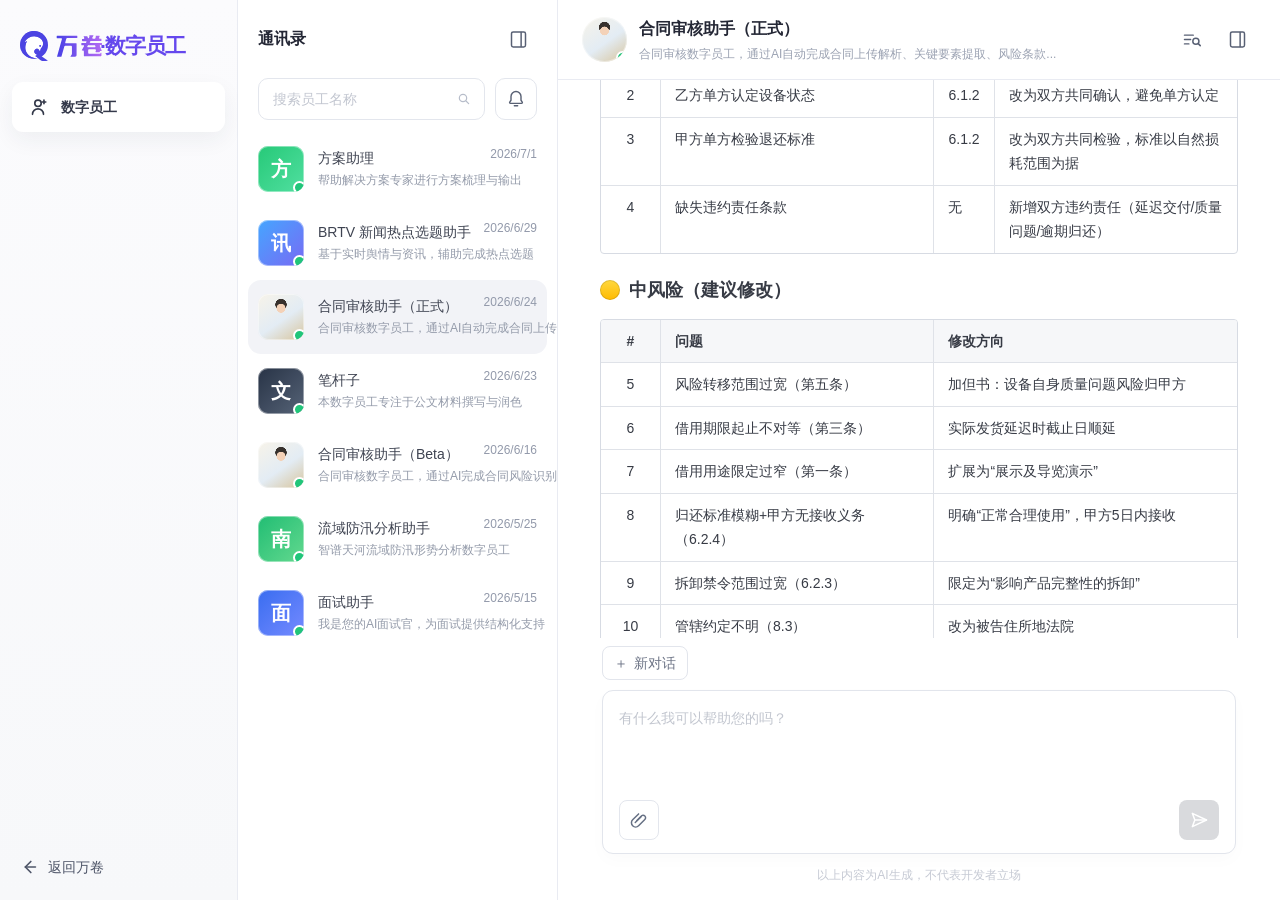
<file: front-employee.html>
<!doctype html>
<html lang="zh-CN">
  <head>
    <meta charset="UTF-8" />
    <meta name="viewport" content="width=device-width, initial-scale=1.0" />
    <title>万卷·数字员工</title>
    <script src="./reference/iconpark-41579.js"></script>
    <style>
      :root {
        --brand: #6548ed;
        --brand-2: #8a64ff;
        --text: #242735;
        --text-2: #687085;
        --text-3: #9ca3b3;
        --line: #e9ebf2;
        --panel: #f8f9fb;
        --green: #21c57a;
      }

      * { box-sizing: border-box; }
      html, body { width: 100%; min-width: 1180px; height: 100%; margin: 0; }
      body {
        overflow: hidden;
        color: var(--text);
        background: #fff;
        font-family: -apple-system, BlinkMacSystemFont, "Segoe UI", "PingFang SC", "Microsoft YaHei", sans-serif;
        font-size: 14px;
        line-height: 1.5;
        -webkit-font-smoothing: antialiased;
      }
      button, input, textarea { font: inherit; }
      button { cursor: pointer; }

      .app {
        display: grid;
        grid-template-columns: 292px 364px minmax(0, 1fr);
        width: 100%;
        height: 100vh;
        margin: 0;
        overflow: hidden;
        border: 0;
        border-radius: 0;
        background: #fff;
        box-shadow: none;
      }

      .primary-sidebar {
        display: flex;
        flex-direction: column;
        min-width: 0;
        padding: 20px 12px 12px;
        border-right: 1px solid var(--line);
        background: linear-gradient(180deg, #fbfbfd 0%, #f7f8fa 100%);
      }
      .logo {
        display: flex;
        align-items: center;
        height: 52px;
        padding: 0 8px;
        color: var(--brand);
        white-space: nowrap;
      }
      .logo iconpark-icon {
        display: inline-flex;
        width: 92px;
        height: 34px;
        flex: 0 0 auto;
      }
      .logo-suffix {
        margin-left: -2px;
        font-size: 25px;
        line-height: 34px;
        font-weight: 800;
        letter-spacing: -1px;
      }
      .primary-nav { margin-top: 10px; }
      .primary-nav-item {
        display: flex;
        align-items: center;
        gap: 12px;
        width: 100%;
        height: 50px;
        padding: 0 15px;
        color: #43495a;
        border: 0;
        border-radius: 11px;
        background: transparent;
        font-size: 14px;
        font-weight: 600;
        text-align: left;
      }
      .primary-nav-item.active {
        color: #34394a;
        background: #fff;
        box-shadow: 0 8px 22px rgba(36, 43, 67, .06);
      }
      .primary-nav-item svg,
      .back-link svg {
        width: 22px;
        height: 22px;
        fill: none;
        stroke: currentColor;
        stroke-width: 1.8;
        stroke-linecap: round;
        stroke-linejoin: round;
      }
      .back-link {
        display: flex;
        align-items: center;
        gap: 8px;
        margin-top: auto;
        padding: 10px 6px;
        color: #4e5568;
        border: 0;
        background: transparent;
        font-size: 14px;
      }
      .back-link:hover { color: var(--brand); }

      .contacts {
        display: flex;
        min-width: 0;
        flex-direction: column;
        border-right: 1px solid var(--line);
        background: rgba(255, 255, 255, .96);
      }
      .contacts-head {
        display: flex;
        align-items: center;
        justify-content: space-between;
        height: 78px;
        padding: 0 20px;
      }
      .contacts-head h2 {
        margin: 0;
        font-size: 16px;
        font-weight: 700;
      }
      .icon-button {
        display: grid;
        width: 38px;
        height: 38px;
        place-items: center;
        color: #586074;
        border: 0;
        border-radius: 9px;
        background: transparent;
      }
      .icon-button:hover { color: var(--brand); background: #f3f1ff; }
      .icon-button svg {
        width: 21px;
        height: 21px;
        fill: none;
        stroke: currentColor;
        stroke-width: 1.7;
        stroke-linecap: round;
        stroke-linejoin: round;
      }
      .contact-search-row {
        display: grid;
        grid-template-columns: 1fr 42px;
        gap: 10px;
        padding: 0 20px 12px;
      }
      .search {
        position: relative;
        min-width: 0;
      }
      .search input {
        width: 100%;
        height: 42px;
        padding: 0 38px 0 14px;
        color: var(--text);
        border: 1px solid #e3e6ed;
        border-radius: 10px;
        outline: none;
        background: #fff;
      }
      .search input::placeholder { color: #c2c6d0; }
      .search input:focus {
        border-color: #b9adfa;
        box-shadow: 0 0 0 3px rgba(101, 72, 237, .08);
      }
      .search svg {
        position: absolute;
        top: 13px;
        right: 13px;
        width: 16px;
        height: 16px;
        fill: none;
        stroke: #b7bdca;
        stroke-width: 1.8;
        stroke-linecap: round;
      }
      .notice-button {
        display: grid;
        width: 42px;
        height: 42px;
        place-items: center;
        color: #596174;
        border: 1px solid #e3e6ed;
        border-radius: 10px;
        background: #fff;
      }
      .notice-button svg {
        width: 20px;
        height: 20px;
        fill: none;
        stroke: currentColor;
        stroke-width: 1.7;
        stroke-linecap: round;
        stroke-linejoin: round;
      }
      .contact-list {
        min-height: 0;
        overflow-x: hidden;
        overflow-y: auto;
        padding: 0 10px 16px;
      }
      .contact-list::-webkit-scrollbar { width: 8px; }
      .contact-list::-webkit-scrollbar-thumb {
        border: 2px solid transparent;
        border-radius: 999px;
        background: rgba(70, 77, 94, .18);
        background-clip: content-box;
      }
      .contact-item {
        display: grid;
        grid-template-columns: 48px minmax(0, 1fr) auto;
        gap: 12px;
        align-items: center;
        width: 100%;
        height: 74px;
        padding: 8px 10px;
        color: inherit;
        border: 0;
        border-radius: 13px;
        background: transparent;
        text-align: left;
      }
      .contact-item:hover { background: #f7f8fb; }
      .contact-item.active { background: #f2f3f7; }
      .contact-avatar {
        position: relative;
        display: grid;
        width: 46px;
        height: 46px;
        place-items: center;
        overflow: hidden;
        color: #fff;
        border-radius: 10px;
        background: var(--avatar);
        font-size: 20px;
        font-weight: 700;
        box-shadow: inset 0 0 0 1px rgba(255, 255, 255, .42);
      }
      .contact-avatar.photo {
        color: #504235;
        background:
          radial-gradient(circle at 50% 31%, #f4d2b8 0 11%, transparent 12%),
          radial-gradient(circle at 50% 23%, #37312d 0 13%, transparent 14%),
          linear-gradient(145deg, #f7f3e9 0%, #e3ecf4 55%, #d7c49c 100%);
        font-size: 0;
      }
      .online-dot {
        position: absolute;
        right: -2px;
        bottom: -2px;
        width: 13px;
        height: 13px;
        border: 2px solid #fff;
        border-radius: 50%;
        background: var(--green);
      }
      .contact-copy { min-width: 0; }
      .contact-name,
      .contact-desc {
        overflow: hidden;
        text-overflow: ellipsis;
        white-space: nowrap;
      }
      .contact-name {
        margin-bottom: 5px;
        color: #3e4351;
        font-size: 14px;
        font-weight: 500;
      }
      .contact-desc { color: #949baa; font-size: 12px; }
      .contact-date {
        align-self: start;
        padding-top: 5px;
        color: #9299aa;
        font-size: 12px;
        white-space: nowrap;
      }
      .empty-contact {
        padding: 38px 12px;
        color: var(--text-3);
        text-align: center;
      }

      .chat {
        display: grid;
        grid-template-rows: 80px minmax(0, 1fr);
        min-width: 0;
        min-height: 0;
        background: #fff;
      }
      .chat-head {
        display: flex;
        align-items: center;
        gap: 12px;
        min-width: 0;
        padding: 0 24px;
        border-bottom: 1px solid var(--line);
      }
      .chat-head .contact-avatar {
        width: 45px;
        height: 45px;
        border-radius: 50%;
      }
      .chat-title { min-width: 0; }
      .chat-title strong,
      .chat-title span {
        display: block;
        overflow: hidden;
        text-overflow: ellipsis;
        white-space: nowrap;
      }
      .chat-title strong { margin-bottom: 4px; font-size: 16px; }
      .chat-title span { color: #9ba2b2; font-size: 12px; }
      .chat-actions {
        display: flex;
        gap: 8px;
        margin-left: auto;
      }
      .chat-stage {
        position: relative;
        display: grid;
        grid-template-rows: minmax(0, 1fr) auto;
        min-height: 0;
        overflow: hidden;
      }
      .report-scroll {
        min-height: 0;
        overflow-y: auto;
        padding: 32px max(48px, 11%) 24px;
        scroll-behavior: smooth;
      }
      .report-scroll::-webkit-scrollbar { width: 13px; }
      .report-scroll::-webkit-scrollbar-track { background: #fafafa; }
      .report-scroll::-webkit-scrollbar-thumb {
        border: 4px solid #fafafa;
        border-radius: 999px;
        background: #c8c8c8;
      }
      .report {
        max-width: 940px;
        margin: 0 auto;
        color: #373b45;
        font-size: 14px;
        line-height: 1.75;
      }
      .report-intro { margin: 0 0 20px; }
      .risk-heading {
        display: flex;
        align-items: center;
        gap: 9px;
        margin: 24px 0 16px;
        font-size: 18px;
        line-height: 1.4;
      }
      .risk-dot {
        width: 20px;
        height: 20px;
        flex: 0 0 auto;
        border-radius: 50%;
        box-shadow: inset 0 0 0 1px rgba(0, 0, 0, .12);
      }
      .risk-dot.red { background: linear-gradient(#ff6262, #dc2525); }
      .risk-dot.yellow { background: linear-gradient(#ffd83f, #ffba00); }
      .risk-dot.green { background: linear-gradient(#43db58, #00a82c); }
      .report-table {
        width: 100%;
        margin: 0 0 24px;
        overflow: hidden;
        border-collapse: separate;
        border-spacing: 0;
        border: 1px solid #d7dbe3;
        border-radius: 4px;
        background: #fff;
        font-size: 14px;
      }
      .report-table th,
      .report-table td {
        padding: 9px 14px;
        border-right: 1px solid #dfe2e8;
        border-bottom: 1px solid #dfe2e8;
        vertical-align: top;
        text-align: left;
      }
      .report-table th {
        background: #f6f7f9;
        font-weight: 700;
      }
      .report-table tr:last-child td { border-bottom: 0; }
      .report-table th:last-child,
      .report-table td:last-child { border-right: 0; }
      .report-table .number { width: 60px; text-align: center; }
      .report-table .issue { width: 43%; }
      .report p { margin: 10px 0; }
      .report-link { color: #1677df; text-decoration: none; }
      .report-link:hover { text-decoration: underline; }
      .loading-mark {
        width: 17px;
        height: 17px;
        margin: 18px 4px 4px;
        border: 1.8px solid #5d6472;
        border-right-color: transparent;
        border-radius: 50%;
      }
      .user-message {
        max-width: 70%;
        margin: 18px 0 18px auto;
        padding: 11px 15px;
        border-radius: 14px 14px 3px 14px;
        background: #f0edff;
        color: #403a69;
      }

      .composer-wrap {
        position: relative;
        z-index: 2;
        padding: 8px max(54px, 9%) 16px;
        background: linear-gradient(180deg, rgba(255,255,255,.72), #fff 22%);
      }
      .new-chat-button {
        display: inline-flex;
        align-items: center;
        gap: 6px;
        height: 34px;
        margin-bottom: 10px;
        padding: 0 11px;
        color: #6c7385;
        border: 1px solid #e2e5ec;
        border-radius: 8px;
        background: #fff;
      }
      .new-chat-button:hover { color: var(--brand); border-color: #c9bff8; }
      .composer {
        position: relative;
        height: 164px;
        padding: 17px 16px 14px;
        border: 1px solid #e2e5ec;
        border-radius: 11px;
        background: #fff;
        box-shadow: 0 6px 18px rgba(35, 42, 62, .02);
      }
      .composer:focus-within {
        border-color: #c3b9f6;
        box-shadow: 0 0 0 3px rgba(101, 72, 237, .06);
      }
      .composer textarea {
        display: block;
        width: 100%;
        height: 92px;
        padding: 0;
        resize: none;
        color: var(--text);
        border: 0;
        outline: 0;
        background: transparent;
        font-size: 14px;
      }
      .composer textarea::placeholder { color: #c2c6cf; }
      .composer-tools {
        display: flex;
        align-items: center;
        justify-content: space-between;
      }
      .attach-button,
      .send-button {
        display: grid;
        width: 40px;
        height: 40px;
        place-items: center;
        border-radius: 8px;
      }
      .attach-button {
        color: #667084;
        border: 1px solid #e3e6ed;
        background: #fff;
      }
      .send-button {
        color: #fff;
        border: 0;
        background: #d9dadd;
      }
      .send-button.ready { background: linear-gradient(135deg, var(--brand-2), var(--brand)); }
      .attach-button svg,
      .send-button svg {
        width: 20px;
        height: 20px;
        fill: none;
        stroke: currentColor;
        stroke-width: 1.8;
        stroke-linecap: round;
        stroke-linejoin: round;
      }
      .disclaimer {
        margin-top: 12px;
        color: #c6cad4;
        font-size: 12px;
        text-align: center;
      }
      .attachment-name {
        display: none;
        max-width: 240px;
        overflow: hidden;
        color: #737b8e;
        font-size: 12px;
        text-overflow: ellipsis;
        white-space: nowrap;
      }
      .attachment-name.show { display: block; }

      @media (max-width: 1440px) {
        .app { grid-template-columns: 238px 320px minmax(0, 1fr); }
        .logo-suffix { font-size: 21px; }
        .logo iconpark-icon { width: 82px; }
        .report-scroll { padding-right: 42px; padding-left: 42px; }
        .composer-wrap { padding-right: 44px; padding-left: 44px; }
      }
    </style>
  </head>
  <body>
    <div class="app">
      <aside class="primary-sidebar">
        <div class="logo" aria-label="万卷·数字员工">
          <iconpark-icon name="logonewtext" color="currentColor" width="92px" height="34px"></iconpark-icon>
          <span class="logo-suffix">·数字员工</span>
        </div>
        <nav class="primary-nav" aria-label="数字员工导航">
          <button class="primary-nav-item active" type="button">
            <svg viewBox="0 0 24 24"><circle cx="12" cy="8" r="3.5"/><path d="M6 20a6 6 0 0 1 12 0"/><path d="M18.5 4.5v4M16.5 6.5h4"/></svg>
            <span>数字员工</span>
          </button>
        </nav>
        <button class="back-link" id="backToWanjuan" type="button">
          <svg viewBox="0 0 24 24"><path d="m14 6-6 6 6 6"/><path d="M8 12h11"/></svg>
          <span>返回万卷</span>
        </button>
      </aside>

      <aside class="contacts">
        <header class="contacts-head">
          <h2>通讯录</h2>
          <button class="icon-button" type="button" aria-label="收起通讯录">
            <svg viewBox="0 0 24 24"><rect x="4" y="3.5" width="16" height="17" rx="2"/><path d="M15 4v16"/></svg>
          </button>
        </header>
        <div class="contact-search-row">
          <label class="search">
            <input id="contactSearch" type="search" placeholder="搜索员工名称" />
            <svg viewBox="0 0 24 24"><circle cx="10.5" cy="10.5" r="5.5"/><path d="m15 15 4 4"/></svg>
          </label>
          <button class="notice-button" type="button" aria-label="消息通知">
            <svg viewBox="0 0 24 24"><path d="M6 9a6 6 0 0 1 12 0v4.5l1.5 2.2a1 1 0 0 1-.83 1.56H5.33a1 1 0 0 1-.83-1.56L6 13.5z"/><path d="M10 20h4"/></svg>
          </button>
        </div>
        <div class="contact-list" id="contactList"></div>
      </aside>

      <main class="chat">
        <header class="chat-head">
          <span class="contact-avatar photo" id="chatAvatar"><span class="online-dot"></span></span>
          <div class="chat-title">
            <strong id="chatName">合同审核助手（正式）</strong>
            <span id="chatDescription">合同审核数字员工，通过AI自动完成合同上传解析、关键要素提取、风险条款...</span>
          </div>
          <div class="chat-actions">
            <button class="icon-button" type="button" aria-label="会话搜索">
              <svg viewBox="0 0 24 24"><path d="M4 7h10M4 12h7M4 17h5"/><circle cx="17" cy="14" r="3.5"/><path d="m19.7 16.7 2.3 2.3"/></svg>
            </button>
            <button class="icon-button" type="button" aria-label="会话详情">
              <svg viewBox="0 0 24 24"><rect x="4" y="3.5" width="16" height="17" rx="2"/><path d="M15 4v16"/></svg>
            </button>
          </div>
        </header>

        <section class="chat-stage">
          <div class="report-scroll" id="reportScroll">
            <article class="report" id="report">
              <p class="report-intro">已完成合同文本解析与条款核验，以下为本次审核结果：</p>

              <h3 class="risk-heading"><span class="risk-dot red"></span>高风险（优先处理）</h3>
              <table class="report-table">
                <thead>
                  <tr><th class="number">#</th><th class="issue">问题</th><th>条款</th><th>修改方向</th></tr>
                </thead>
                <tbody>
                  <tr><td class="number">1</td><td>设备归还标准不清晰</td><td>6.1.1</td><td>明确设备完好状态、合理损耗范围与验收方式</td></tr>
                  <tr><td class="number">2</td><td>乙方单方认定设备状态</td><td>6.1.2</td><td>改为双方共同确认，避免单方认定</td></tr>
                  <tr><td class="number">3</td><td>甲方单方检验退还标准</td><td>6.1.2</td><td>改为双方共同检验，标准以自然损耗范围为据</td></tr>
                  <tr><td class="number">4</td><td>缺失违约责任条款</td><td>无</td><td>新增双方违约责任（延迟交付/质量问题/逾期归还）</td></tr>
                </tbody>
              </table>

              <h3 class="risk-heading"><span class="risk-dot yellow"></span>中风险（建议修改）</h3>
              <table class="report-table">
                <thead>
                  <tr><th class="number">#</th><th class="issue">问题</th><th>修改方向</th></tr>
                </thead>
                <tbody>
                  <tr><td class="number">5</td><td>风险转移范围过宽（第五条）</td><td>加但书：设备自身质量问题风险归甲方</td></tr>
                  <tr><td class="number">6</td><td>借用期限起止不对等（第三条）</td><td>实际发货延迟时截止日顺延</td></tr>
                  <tr><td class="number">7</td><td>借用用途限定过窄（第一条）</td><td>扩展为“展示及导览演示”</td></tr>
                  <tr><td class="number">8</td><td>归还标准模糊+甲方无接收义务（6.2.4）</td><td>明确“正常合理使用”，甲方5日内接收</td></tr>
                  <tr><td class="number">9</td><td>拆卸禁令范围过宽（6.2.3）</td><td>限定为“影响产品完整性的拆卸”</td></tr>
                  <tr><td class="number">10</td><td>管辖约定不明（8.3）</td><td>改为被告住所地法院</td></tr>
                  <tr><td class="number">11</td><td>保密缺失四类例外（8.1）</td><td>补充已公开/已持有/第三方获取/独立研发</td></tr>
                </tbody>
              </table>

              <h3 class="risk-heading"><span class="risk-dot green"></span>低风险</h3>
              <p>合同份数、三处笔误（甲方/乙方混淆、邮寄/内合/盖章）、缺失设备质量保证条款。</p>
              <p>每条风险的具体修改文本均在 JSON 的 suggested_revisions 字段中，可直接参照修改合同。</p>
              <p>合同审核结果已保存，请点击 <a class="report-link" href="#">合同审核结果</a>。</p>
              <div class="loading-mark" aria-label="处理中"></div>
            </article>
          </div>

          <div class="composer-wrap">
            <button class="new-chat-button" id="newChatButton" type="button"><span>＋</span><span>新对话</span></button>
            <div class="composer">
              <textarea id="messageInput" placeholder="有什么我可以帮助您的吗？"></textarea>
              <div class="composer-tools">
                <div style="display:flex;align-items:center;gap:10px">
                  <button class="attach-button" id="attachButton" type="button" aria-label="添加附件">
                    <svg viewBox="0 0 24 24"><path d="m9.5 12.5 5-5a3 3 0 1 1 4.2 4.2l-7.2 7.2a5 5 0 0 1-7.1-7.1l7.1-7.1"/><path d="m7.5 15 7-7"/></svg>
                  </button>
                  <span class="attachment-name" id="attachmentName"></span>
                  <input id="attachmentInput" type="file" hidden />
                </div>
                <button class="send-button" id="sendButton" type="button" aria-label="发送">
                  <svg viewBox="0 0 24 24"><path d="m4 4 17 8-17 8 3-8z"/><path d="M7 12h14"/></svg>
                </button>
              </div>
            </div>
            <div class="disclaimer">以上内容为AI生成，不代表开发者立场</div>
          </div>
        </section>
      </main>
    </div>

    <script>
      const employees = [
        { name: "方案助理", desc: "帮助解决方案专家进行方案梳理与输出", date: "2026/7/1", avatar: "方", color: "linear-gradient(135deg,#26c978,#51dfa0)" },
        { name: "BRTV 新闻热点选题助手", desc: "基于实时舆情与资讯，辅助完成热点选题", date: "2026/6/29", avatar: "讯", color: "linear-gradient(135deg,#45a6ff,#786af4)" },
        { name: "合同审核助手（正式）", desc: "合同审核数字员工，通过AI自动完成合同上传解析、关键要素提取、风险条款...", date: "2026/6/24", photo: true },
        { name: "笔杆子", desc: "本数字员工专注于公文材料撰写与润色", date: "2026/6/23", avatar: "文", color: "linear-gradient(135deg,#283346,#566377)" },
        { name: "合同审核助手（Beta）", desc: "合同审核数字员工，通过AI完成合同风险识别", date: "2026/6/16", photo: true },
        { name: "流域防汛分析助手", desc: "智谱天河流域防汛形势分析数字员工", date: "2026/5/25", avatar: "南", color: "linear-gradient(135deg,#21bd73,#63d98f)" },
        { name: "面试助手", desc: "我是您的AI面试官，为面试提供结构化支持", date: "2026/5/15", avatar: "面", color: "linear-gradient(135deg,#396df0,#758aff)" }
      ];

      const contactList = document.getElementById("contactList");
      const contactSearch = document.getElementById("contactSearch");
      const chatName = document.getElementById("chatName");
      const chatDescription = document.getElementById("chatDescription");
      const chatAvatar = document.getElementById("chatAvatar");
      const messageInput = document.getElementById("messageInput");
      const sendButton = document.getElementById("sendButton");
      const report = document.getElementById("report");
      const reportScroll = document.getElementById("reportScroll");
      const attachmentInput = document.getElementById("attachmentInput");
      const attachmentName = document.getElementById("attachmentName");
      let activeEmployee = 2;

      function escapeHtml(value) {
        return String(value).replace(/[&<>"']/g, function (char) {
          return ({ "&": "&amp;", "<": "&lt;", ">": "&gt;", '"': "&quot;", "'": "&#39;" })[char];
        });
      }

      function avatarMarkup(employee, className) {
        return `<span class="${className} ${employee.photo ? "photo" : ""}" style="${employee.photo ? "" : `--avatar:${employee.color}`}">${employee.photo ? "" : escapeHtml(employee.avatar)}<span class="online-dot"></span></span>`;
      }

      function renderContacts() {
        const keyword = contactSearch.value.trim().toLowerCase();
        const visible = employees
          .map(function (employee, index) { return { employee, index }; })
          .filter(function (item) {
            return !keyword || (item.employee.name + item.employee.desc).toLowerCase().includes(keyword);
          });

        contactList.innerHTML = visible.map(function (item) {
          return `
            <button class="contact-item ${item.index === activeEmployee ? "active" : ""}" type="button" data-employee="${item.index}">
              ${avatarMarkup(item.employee, "contact-avatar")}
              <span class="contact-copy">
                <span class="contact-name">${escapeHtml(item.employee.name)}</span>
                <span class="contact-desc">${escapeHtml(item.employee.desc)}</span>
              </span>
              <span class="contact-date">${escapeHtml(item.employee.date)}</span>
            </button>
          `;
        }).join("") || '<div class="empty-contact">没有找到相关数字员工</div>';
      }

      function selectEmployee(index) {
        activeEmployee = index;
        const employee = employees[index];
        chatName.textContent = employee.name;
        chatDescription.textContent = employee.desc;
        chatAvatar.className = "contact-avatar" + (employee.photo ? " photo" : "");
        chatAvatar.style.setProperty("--avatar", employee.color || "");
        chatAvatar.innerHTML = (employee.photo ? "" : escapeHtml(employee.avatar)) + '<span class="online-dot"></span>';
        renderContacts();
      }

      function sendMessage() {
        const value = messageInput.value.trim();
        if (!value) {
          messageInput.focus();
          return;
        }
        const message = document.createElement("div");
        message.className = "user-message";
        message.textContent = value;
        report.appendChild(message);
        messageInput.value = "";
        sendButton.classList.remove("ready");
        reportScroll.scrollTop = reportScroll.scrollHeight;
      }

      contactList.addEventListener("click", function (event) {
        const button = event.target.closest("[data-employee]");
        if (button) selectEmployee(Number(button.dataset.employee));
      });
      contactSearch.addEventListener("input", renderContacts);
      document.getElementById("backToWanjuan").addEventListener("click", function () {
        window.location.href = "./front-work-v2.html";
      });
      document.getElementById("newChatButton").addEventListener("click", function () {
        messageInput.value = "";
        attachmentInput.value = "";
        attachmentName.textContent = "";
        attachmentName.classList.remove("show");
        sendButton.classList.remove("ready");
        messageInput.focus();
      });
      document.getElementById("attachButton").addEventListener("click", function () {
        attachmentInput.click();
      });
      attachmentInput.addEventListener("change", function () {
        const file = attachmentInput.files && attachmentInput.files[0];
        attachmentName.textContent = file ? file.name : "";
        attachmentName.classList.toggle("show", Boolean(file));
      });
      messageInput.addEventListener("input", function () {
        sendButton.classList.toggle("ready", Boolean(messageInput.value.trim()));
      });
      messageInput.addEventListener("keydown", function (event) {
        if (event.key === "Enter" && !event.shiftKey) {
          event.preventDefault();
          sendMessage();
        }
      });
      sendButton.addEventListener("click", sendMessage);

      renderContacts();
      requestAnimationFrame(function () {
        reportScroll.scrollTop = Math.min(250, reportScroll.scrollHeight - reportScroll.clientHeight);
      });
    </script>
  </body>
</html>
</file>
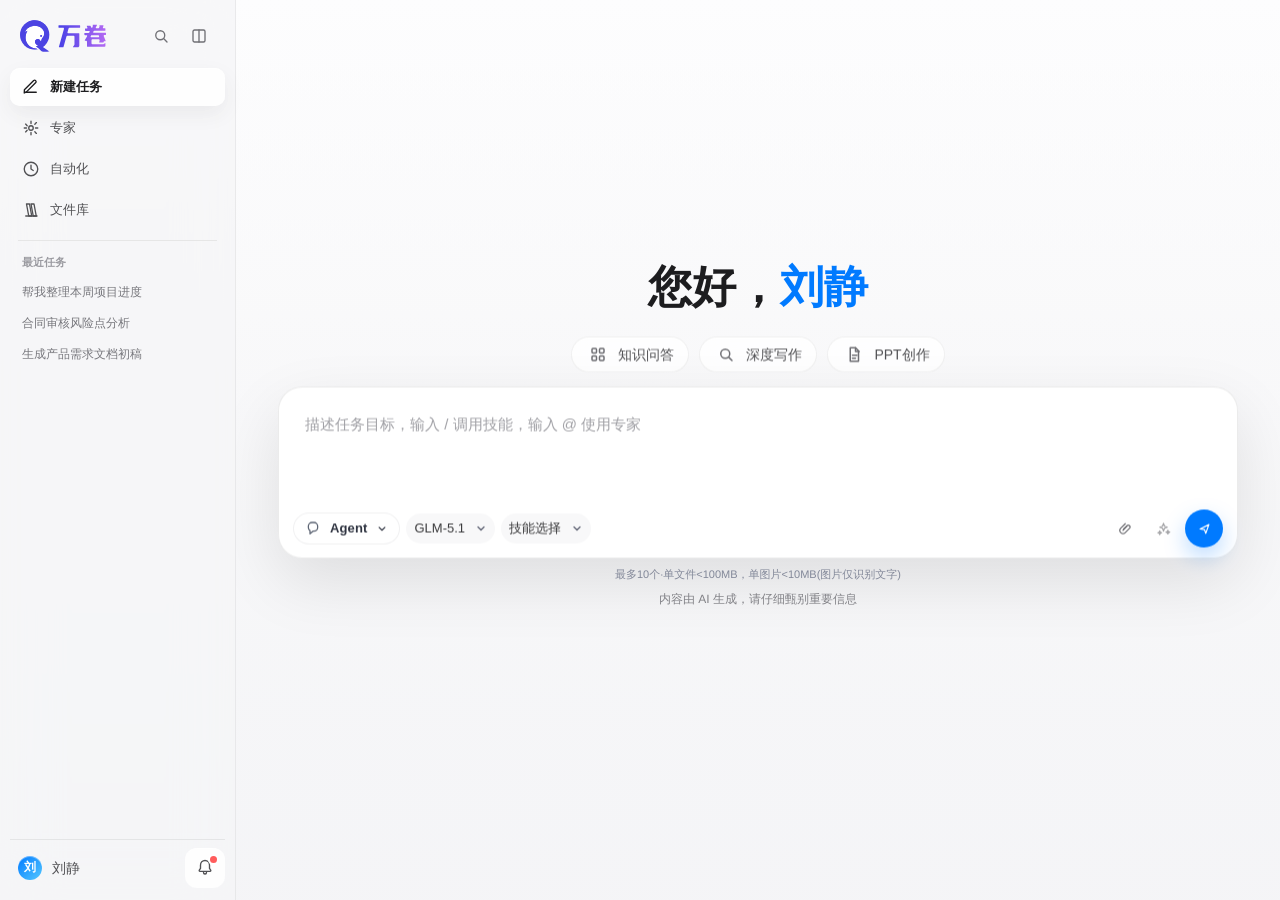
<file: front-work-v2.html>
<!doctype html>
<html lang="zh-CN">
  <head>
    <meta charset="UTF-8" />
    <meta name="viewport" content="width=device-width, initial-scale=1.0" />
    <title>万卷 - 智能工作台</title>
    <script src="./reference/iconpark-41579.js"></script>
    <style>
      :root {
        --primary: #4941e6;
        --primary-hover: #766bf2;
        --primary-soft: #f3f0ff;
        --primary-line: #cbc2ff;
        --text: #161e32;
        --text-2: #6a6e80;
        --text-3: #9295a4;
        --line: #ebecf4;
        --bg: #f7f8fa;
        --white: #fff;
        --green: #23bf6b;
        --orange: #f18019;
        --shadow: 0 12px 32px rgba(31, 37, 64, 0.1);
      }
      * { box-sizing: border-box; }
      html, body { width: 100%; min-width: 1080px; height: 100%; margin: 0; }
      body {
        overflow: hidden; color: var(--text); background: var(--bg);
        font-family: -apple-system, BlinkMacSystemFont, "Segoe UI", "PingFang SC", "Microsoft YaHei", sans-serif;
        font-size: 14px;
      }
      button, input, textarea { font: inherit; }
      button { cursor: pointer; }
      .app { display: grid; grid-template-columns: 260px 1fr; height: 100vh; }
      .app.employee-mode { grid-template-columns: 72px 1fr; }
      .sidebar {
        display: flex; flex-direction: column; position: relative; z-index: 5; padding: 24px 16px 14px;
        background: #fff; border-right: 1px solid var(--line);
      }
      .brand { display: flex; align-items: center; gap: 10px; height: 42px; padding: 0 2px; margin-bottom: 28px; }
      .brand-mark { display: none; }
      .brand-name { color: #222; font-size: 24px; font-weight: 700; letter-spacing: 0; }
      .brand-tag { display: none; }
      .brand-actions { display: flex; align-items: center; gap: 22px; margin-left: auto; color: #333; }
      .brand-actions button { display: grid; width: 28px; height: 28px; place-items: center; padding: 0; color: currentColor; border: 0; background: transparent; }
      .brand-actions svg { width: 26px; height: 26px; fill: none; stroke: currentColor; stroke-linecap: round; stroke-linejoin: round; stroke-width: 2; }
      .brand-logo { display: inline-flex; align-items: center; width: 86px; height: 34px; color: var(--primary); flex: 0 0 auto; }
      .brand-logo-full-icon { width: 86px; height: 34px; }
      .brand-logo-compact { display: none; width: 34px; height: 34px; object-fit: contain; }
      .employee-mode .sidebar { padding: 20px 12px 14px; }
      .employee-mode .brand { justify-content: center; padding: 0; margin-bottom: 22px; }
      .employee-mode .brand-name,
      .employee-mode .brand-actions,
      .employee-mode .menu-label,
      .employee-mode .recent-title,
      .employee-mode .recent-item,
      .employee-mode .settings-trigger span:nth-child(2),
      .employee-mode .settings-trigger .icon:last-child { display: none; }
      .employee-mode .nav { align-items: center; padding: 18px 10px; }
      .employee-mode .nav-item,
      .employee-mode .settings-trigger { justify-content: center; gap: 0; width: 48px; height: 48px; padding: 0; border-radius: 12px; font-size: 0; }
      .employee-mode .nav-item .icon,
      .employee-mode .settings-trigger .avatar { font-size: 14px; }
      .employee-mode .nav-divider { width: 32px; margin: 14px auto; }
      .employee-mode .sidebar-footer { display: flex; justify-content: center; padding: 10px 0 16px; }
      .employee-mode .settings-trigger .avatar { margin: 0; }
      .employee-mode .settings-popover { left: 64px; right: auto; bottom: 12px; width: 210px; }
      .nav { display: flex; flex: 1; flex-direction: column; gap: 8px; padding: 0; }
      .nav-item, .settings-trigger {
        display: flex; align-items: center; gap: 16px; width: 100%; height: 56px; padding: 0 18px;
        color: #2f3035; border: 0; border-radius: 16px; background: transparent; text-align: left;
        transition: .16s ease;
      }
      .nav-item:hover, .settings-trigger:hover { color: #222; background: rgba(0,0,0,.04); }
      .nav-item.active { color: #222; background: rgba(0,0,0,.06); font-weight: 600; }
      .icon { display: inline-grid; place-items: center; width: 28px; height: 28px; flex: 0 0 auto; }
      .icon svg { width: 28px; height: 28px; fill: none; stroke: currentColor; stroke-linecap: round; stroke-linejoin: round; stroke-width: 1.8; }
      .icon img { display: block; width: 100%; height: 100%; object-fit: contain; }
      .menu-label { font-size: 20px; line-height: 1; }
      .nav-divider { height: 1px; margin: 8px 10px 4px; background: var(--line); }
      .nav-group-divider { height: 1px; margin: 8px 12px; background: var(--line); }
      .nav-section-head { display: flex; align-items: center; justify-content: space-between; margin: 22px 8px 6px; padding: 0 4px; }
      .nav-section-title { color: #9295a4; font-size: 18px; line-height: 24px; font-weight: 700; }
      .nav-section-add {
        display: grid; width: 28px; height: 28px; place-items: center; color: #8a8a8a;
        border: 0; border-radius: 6px; background: transparent; font-size: 28px; line-height: 1;
      }
      .nav-section-add:hover { color: var(--primary); background: #f7f8fa; }
      .nav-employee-avatar {
        display: grid; width: 28px; height: 28px; place-items: center; flex: 0 0 auto;
        color: #fff; border-radius: 8px; font-size: 13px; line-height: 18px; font-weight: 700;
      }
      .recent-title { padding: 4px 12px 6px; color: var(--text-3); font-size: 12px; }
      .recent-item {
        overflow: hidden; width: 100%; padding: 7px 12px; color: var(--text-2); border: 0;
        background: transparent; font-size: 12px; text-align: left; text-overflow: ellipsis; white-space: nowrap;
      }
      .recent-item:hover { color: var(--primary); }
      .sidebar-footer { position: relative; display: flex; align-items: center; gap: 8px; padding: 10px 0 0; border-top: 1px solid var(--line); }
      .sidebar-account { min-width: 0; flex: 1; }
      .settings-trigger .avatar { width: 26px; height: 26px; margin-left: -4px; }
      .settings-trigger span:nth-child(2) { flex: 1; min-width: 0; }
      .message-center-trigger {
        position: relative;
        display: inline-grid;
        width: 40px;
        height: 40px;
        flex: 0 0 auto;
        place-items: center;
        color: #596174;
        border: 0;
        border-radius: 12px;
        background: transparent;
        transition: .16s ease;
      }
      .message-center-trigger:hover { color: #222; background: rgba(0, 0, 0, .04); }
      .message-center-trigger svg { width: 18px; height: 18px; fill: none; stroke: currentColor; stroke-linecap: round; stroke-linejoin: round; stroke-width: 1.8; }
      .message-center-dot {
        position: absolute;
        top: 8px;
        right: 8px;
        width: 7px;
        height: 7px;
        border-radius: 50%;
        background: #ff5c5c;
        box-shadow: 0 0 0 2px #fff;
      }
      .avatar {
        display: grid; place-items: center; flex: 0 0 auto; color: #fff; background: linear-gradient(135deg, #8e85fa, #4941e6);
        border-radius: 50%; font-size: 12px; font-weight: 600;
      }
      .settings-popover {
        position: absolute; right: 12px; bottom: 66px; left: 12px; padding: 8px;
        background: #fff; border: 1px solid var(--line); border-radius: 8px; box-shadow: var(--shadow);
      }
      .settings-popover[hidden] { display: none; }
      .popover-user { display: flex; align-items: center; gap: 10px; padding: 8px 8px 10px; }
      .popover-user .avatar { width: 34px; height: 34px; }
      .user-name { font-weight: 600; }
      .user-email { margin-top: 2px; color: var(--text-3); font-size: 11px; }
      .popover-divider { height: 1px; margin: 5px 0; background: var(--line); }
      .popover-label { padding: 5px 9px 3px; color: var(--text-3); font-size: 11px; }
      .popover-item {
        display: flex; align-items: center; gap: 10px; width: 100%; height: 36px; padding: 0 9px;
        color: #596174; border: 0; border-radius: 6px; background: transparent; font-size: 13px; text-align: left;
      }
      .popover-item:hover { color: var(--primary); background: #f7f8fc; }
      .popover-item svg { width: 15px; height: 15px; fill: none; stroke: currentColor; stroke-linecap: round; stroke-linejoin: round; stroke-width: 1.8; }
      .popover-item-text { min-width: 0; flex: 1; }
      .popover-item-arrow { width: 14px !important; height: 14px !important; color: var(--text-3); }
      .popover-item:hover .popover-item-arrow { color: var(--primary); }
      .message-center-popover {
        position: absolute;
        left: calc(100% + 14px);
        bottom: 42px;
        width: 388px;
        max-height: 520px;
        padding: 12px 12px 10px;
        border: 1px solid var(--line);
        border-radius: 22px;
        background: rgba(255, 255, 255, .96);
        box-shadow: 0 20px 44px rgba(24, 32, 56, .14);
        backdrop-filter: saturate(180%) blur(24px);
        -webkit-backdrop-filter: saturate(180%) blur(24px);
      }
      .message-center-popover[hidden] { display: none; }
      .message-center-head {
        display: flex;
        align-items: center;
        justify-content: space-between;
        gap: 12px;
        margin-bottom: 10px;
      }
      .message-center-head strong {
        color: #1d1d1f;
        font-size: 18px;
        line-height: 24px;
        font-weight: 600;
      }
      .message-center-close {
        display: grid;
        width: 30px;
        height: 30px;
        place-items: center;
        color: #52545c;
        border: 0;
        border-radius: 999px;
        background: rgba(245, 245, 247, .9);
      }
      .message-center-close:hover { color: #1d1d1f; background: rgba(229, 229, 234, .96); }
      .message-center-close svg { width: 14px; height: 14px; fill: none; stroke: currentColor; stroke-linecap: round; stroke-linejoin: round; stroke-width: 1.9; }
      .message-center-tabs {
        display: flex;
        align-items: center;
        gap: 6px;
        margin-bottom: 10px;
      }
      .message-center-tab {
        display: inline-flex;
        align-items: center;
        justify-content: center;
        height: 30px;
        padding: 0 12px;
        color: #7b8090;
        border: 0;
        border-radius: 999px;
        background: rgba(245, 245, 247, .9);
        font-size: 12px;
        line-height: 16px;
        font-weight: 500;
      }
      .message-center-tab.active {
        color: #1d1d1f;
        background: #fff;
        box-shadow: 0 1px 0 rgba(255,255,255,.88) inset, 0 6px 16px rgba(31, 36, 53, .10);
      }
      .message-center-badge {
        display: inline-flex;
        align-items: center;
        justify-content: center;
        min-width: 22px;
        height: 18px;
        margin-left: 5px;
        padding: 0 6px;
        color: #fff;
        border-radius: 999px;
        background: #ff5c5c;
        font-size: 10px;
        line-height: 14px;
        font-weight: 700;
      }
      .message-center-readall {
        margin-left: auto;
        padding: 0 2px;
        color: #8b92a3;
        border: 0;
        background: transparent;
        font-size: 12px;
        line-height: 16px;
      }
      .message-center-readall:hover { color: #007aff; }
      .message-center-list {
        display: grid;
        gap: 8px;
        max-height: 430px;
        overflow-y: auto;
        padding-right: 3px;
      }
      .message-center-list::-webkit-scrollbar { width: 8px; }
      .message-center-list::-webkit-scrollbar-thumb {
        border: 2px solid transparent;
        border-radius: 999px;
        background: rgba(60, 60, 67, .18);
        background-clip: content-box;
      }
      .message-center-card {
        position: relative;
        display: grid;
        gap: 6px;
        padding: 11px 13px;
        border: 1px solid rgba(15, 23, 42, .05);
        border-radius: 16px;
        background: rgba(245, 246, 249, .84);
      }
      .message-center-card.unread { background: rgba(246, 247, 251, .96); }
      .message-center-card.unread.featured { background: linear-gradient(180deg, rgba(245, 247, 252, .98), rgba(240, 242, 247, .96)); }
      .message-center-row {
        display: flex;
        align-items: flex-start;
        gap: 8px;
        min-width: 0;
      }
      .message-center-type {
        display: inline-grid;
        width: 18px;
        height: 18px;
        flex: 0 0 auto;
        place-items: center;
        color: #6b7280;
        border-radius: 50%;
        background: rgba(255,255,255,.92);
      }
      .message-center-type svg { width: 12px; height: 12px; fill: none; stroke: currentColor; stroke-linecap: round; stroke-linejoin: round; stroke-width: 1.8; }
      .message-center-title {
        overflow: hidden;
        color: #1f2330;
        font-size: 12px;
        line-height: 17px;
        font-weight: 600;
        text-overflow: ellipsis;
        white-space: nowrap;
      }
      .message-center-desc,
      .message-center-time {
        margin-left: 26px;
        color: #7b8090;
        font-size: 11px;
        line-height: 16px;
      }
      .message-center-time { color: #a0a5b1; }
      .message-center-unread-dot {
        position: absolute;
        top: 15px;
        right: 13px;
        width: 6px;
        height: 6px;
        border-radius: 50%;
        background: #ff5c5c;
      }
      .main { display: flex; min-width: 0; flex-direction: column; }
      .topbar { display: none; }
      .page-title { color: #32384c; font-weight: 600; }
      .top-spacer { flex: 1; }
      .top-actions { display: flex; align-items: center; gap: 8px; }
      .icon-btn {
        display: grid; place-items: center; width: 34px; height: 34px; color: var(--text-2);
        border: 0; border-radius: 6px; background: transparent;
      }
      .icon-btn:hover { color: var(--primary); background: #f7f8fc; }
      .icon-btn svg { width: 18px; height: 18px; fill: none; stroke: currentColor; stroke-linecap: round; stroke-linejoin: round; stroke-width: 1.8; }
      .content { flex: 1; min-height: 0; overflow: auto; }
      .page { display: none; min-height: 100%; }
      .page:not(.active) { display: none !important; }
      .page.active { display: block; }
      .chat-page {
        position: relative;
        display: none;
        flex-direction: column;
        justify-content: center;
        min-height: 100%;
        padding: 40px 36px 72px;
        background:
          radial-gradient(circle at 50% 18%, rgba(118, 107, 242, .10), transparent 26%),
          radial-gradient(circle at 28% 52%, rgba(73, 65, 230, .06), transparent 24%),
          #fff;
      }
      .chat-page.active { display: flex; }
      .hero {
        width: 100%;
        max-width: 1120px;
        margin: 0 auto;
        transform: translateY(-2vh);
      }
      .hello { margin: 0 0 32px; color: #272c42; font-size: 42px; font-weight: 700; line-height: 1.3; text-align: center; }
      .hello em { color: transparent; background: linear-gradient(90deg, #4941e6, #a66bff); -webkit-background-clip: text; background-clip: text; font-style: normal; }
      .intro { margin: 8px 0 30px; color: var(--text-2); font-size: 14px; }
      .section-head { display: flex; align-items: center; justify-content: space-between; margin: 0 0 12px; }
      .section-title { color: #32384c; font-size: 15px; font-weight: 600; }
      .link-btn { color: var(--primary); border: 0; background: transparent; font-size: 13px; }
      .quick-grid { display: grid; grid-template-columns: repeat(4, 1fr); gap: 12px; margin-bottom: 34px; }
      .quick-card {
        min-height: 116px; padding: 15px; color: var(--text); border: 1px solid var(--line); border-radius: 8px;
        background: #fff; text-align: left; transition: .16s ease;
      }
      .quick-card:hover { border-color: var(--primary-line); box-shadow: 0 8px 20px rgba(45, 48, 82, .07); transform: translateY(-2px); }
      .quick-icon {
        display: grid; place-items: center; width: 32px; height: 32px; margin-bottom: 11px;
        color: var(--primary); background: var(--primary-soft); border-radius: 7px;
      }
      .quick-icon svg { width: 17px; height: 17px; fill: none; stroke: currentColor; stroke-linecap: round; stroke-linejoin: round; stroke-width: 1.8; }
      .quick-name { font-size: 13px; font-weight: 600; }
      .quick-desc { margin-top: 4px; color: var(--text-3); font-size: 12px; line-height: 1.5; }
      .agents { display: grid; grid-template-columns: repeat(3, 1fr); gap: 12px; }
      .agent-card { display: flex; gap: 11px; padding: 14px; border: 1px solid var(--line); border-radius: 8px; background: #fff; }
      .agent-logo {
        display: grid; place-items: center; width: 36px; height: 36px; flex: 0 0 auto; color: #fff;
        border-radius: 10px; font-size: 13px; font-weight: 600;
      }
      .agent-card:nth-child(1) .agent-logo { background: #766bf2; }
      .agent-card:nth-child(2) .agent-logo { background: #3f7df6; }
      .agent-card:nth-child(3) .agent-logo { background: #23bf9b; }
      .agent-name { font-size: 13px; font-weight: 600; }
      .agent-desc { overflow: hidden; margin-top: 4px; color: var(--text-3); font-size: 12px; text-overflow: ellipsis; white-space: nowrap; }
      .chat-composer-wrap { position: static; padding: 0; background: transparent; }
      .chat-thread { display: none; max-width: 920px; max-height: 34vh; margin: 0 auto 16px; padding-right: 6px; overflow: auto; }
      .chat-page.has-chat .chat-thread { display: flex; flex-direction: column; gap: 12px; }
      .chat-page.has-chat .hello,
      .chat-page.has-chat .chat-recommend-grid { display: none; }
      .chat-page.has-chat .hero { transform: none; }
      .chat-task-list { display: none; }
      .message { display: flex; gap: 10px; align-items: flex-start; }
      .message.user { justify-content: flex-end; }
      .message-avatar { display: grid; place-items: center; width: 28px; height: 28px; flex: 0 0 auto; color: #fff; background: var(--primary); border-radius: 50%; font-size: 12px; font-weight: 600; }
      .message.assistant .message-avatar { color: var(--primary); background: var(--primary-soft); }
      .message-bubble { max-width: min(680px, 78%); padding: 10px 12px; color: #32384c; background: #fff; border: 1px solid var(--line); border-radius: 8px; font-size: 14px; line-height: 20px; box-shadow: 0 6px 18px rgba(31,37,64,.05); }
      .message.user .message-bubble { color: #fff; background: var(--primary); border-color: var(--primary); box-shadow: none; }
      .message-meta { margin-top: 6px; color: var(--text-3); font-size: 12px; line-height: 16px; }
      .message-run-meta {
        display: inline-flex;
        align-items: center;
        gap: 8px;
        max-width: 100%;
        margin-top: 9px;
        padding: 5px 9px;
        color: #717789;
        border-radius: 9px;
        background: #f3f4fa;
        font-size: 12px;
        line-height: 16px;
      }
      .message-run-meta span { display: inline-flex; align-items: center; gap: 4px; white-space: nowrap; }
      .message-run-meta svg,
      .message-actions svg { width: 14px; height: 14px; fill: none; stroke: currentColor; stroke-width: 1.8; stroke-linecap: round; stroke-linejoin: round; }
      .message-footer {
        display: flex;
        align-items: center;
        gap: 10px;
        flex-wrap: wrap;
        margin-top: 9px;
      }
      .message-actions {
        display: flex;
        align-items: center;
        gap: 4px;
      }
      .message-action-btn {
        display: grid;
        width: 28px;
        height: 28px;
        place-items: center;
        color: #6f7585;
        border: 0;
        border-radius: 8px;
        background: transparent;
      }
      .message-action-btn:hover { color: #1d1d1f; background: #f2f3f7; }
      .message-action-btn.active { color: var(--primary); background: rgba(73, 65, 230, .1); }
      .message.located .message-bubble { border-color: #8f84ff; background: #f7f5ff; box-shadow: 0 0 0 3px rgba(73, 65, 230, .12), 0 8px 22px rgba(31,37,64,.08); transition: .2s ease; }
      .message.system {
        justify-content: center;
      }
      .message.system .message-bubble {
        max-width: fit-content;
        padding: 7px 12px;
        color: #6f7585;
        border-color: rgba(223, 227, 236, .95);
        border-radius: 999px;
        background: rgba(247, 248, 252, .92);
        font-size: 12px;
        line-height: 16px;
        box-shadow: none;
      }
      .message.system .message-avatar {
        display: none;
      }
      .chat-composer {
        position: relative;
        overflow: visible;
        max-width: 1080px;
        margin: 0 auto;
        padding: 10px 12px 12px;
        border: 1px solid #e2e3e8;
        border-radius: 24px;
        background: linear-gradient(180deg, #fafafa, #f4f4f5);
        box-shadow: 0 12px 30px rgba(32, 39, 77, .08);
      }
      .chat-composer:focus-within { border-color: #d4d8e6; box-shadow: 0 14px 34px rgba(73, 65, 230, .10); }
      .chat-selection-row {
        display: flex;
        flex-wrap: nowrap;
        align-items: center;
        gap: 4px;
        min-width: 0;
        flex: 1 1 auto;
        overflow: hidden;
      }
      .chat-only[hidden],
      .chat-selection-row > [hidden] { display: none !important; }
      .chat-selection-group {
        display: flex;
        align-items: center;
        gap: 6px;
        min-width: 0;
        flex: 0 1 136px;
        overflow: hidden;
      }
      .chat-agent-remove {
        display: grid;
        place-items: center;
        width: 28px;
        height: 28px;
        padding: 0;
        color: #7b7e8f;
        border: 0;
        border-radius: 50%;
        background: transparent;
        font-size: 15px;
        line-height: 1;
      }
      .chat-agent-remove[hidden] { display: none; }
      .chat-agent-remove:hover { color: #4941e6; background: rgba(73, 65, 230, .08); }
      .chat-primary-select,
      .chat-option-select {
        height: 32px;
        padding: 0 30px 0 8px;
        color: #3b3f50;
        border: 0;
        border-radius: 999px;
        background-color: transparent;
        background-image: url("data:image/svg+xml,%3Csvg xmlns='http://www.w3.org/2000/svg' width='12' height='12' viewBox='0 0 12 12' fill='none'%3E%3Cpath d='M3 4.5 6 7.5 9 4.5' stroke='%23666A7A' stroke-width='1.4' stroke-linecap='round' stroke-linejoin='round'/%3E%3C/svg%3E");
        background-position: calc(100% - 8px) 50%;
        background-size: 12px 12px;
        background-repeat: no-repeat;
        font-size: 14px;
        line-height: 18px;
        outline: 0;
        appearance: none;
      }
      .chat-primary-select { min-width: 0; width: 100%; font-weight: 600; }
      .chat-option-select { min-width: 0; width: auto; flex: 0 0 auto; }
      .chat-primary-select:focus,
      .chat-option-select:focus { color: #2f3344; background-color: rgba(255,255,255,.78); box-shadow: 0 0 0 3px rgba(73, 65, 230, .08); }
      textarea {
        display: block;
        width: 100%;
        height: 118px;
        padding: 18px 20px;
        resize: none;
        color: var(--text);
        border: 1px solid #d8dadd;
        border-radius: 18px;
        background: linear-gradient(180deg, #ededee, #f1f1f2);
        outline: 0;
        box-shadow: inset 0 1px 2px rgba(255,255,255,.75);
      }
      textarea::placeholder { color: #8d909b; }
      .mention-menu {
        position: absolute; left: 14px; bottom: 48px; z-index: 8; display: grid; width: 260px; padding: 8px;
        border: 1px solid var(--line); border-radius: 8px; background: #fff; box-shadow: 0 12px 30px rgba(16, 24, 40, .12);
      }
      .mention-menu[hidden] { display: none; }
      .mention-title { padding: 2px 4px 8px; color: var(--text-3); font-size: 12px; line-height: 16px; }
      .mention-item { display: grid; grid-template-columns: 28px 1fr; gap: 8px; align-items: center; width: 100%; padding: 7px 8px; border: 0; border-radius: 6px; background: transparent; text-align: left; }
      .mention-item:hover, .mention-item.active { background: var(--primary-soft); }
      .mention-icon { display: grid; place-items: center; width: 28px; height: 28px; color: #fff; background: var(--primary); border-radius: 7px; font-size: 12px; font-weight: 600; }
      .mention-name { color: #32384c; font-size: 13px; line-height: 18px; font-weight: 600; }
      .mention-desc { overflow: hidden; color: var(--text-3); font-size: 12px; line-height: 16px; text-overflow: ellipsis; white-space: nowrap; }
      .composer-actions {
        display: flex;
        align-items: center;
        gap: 8px;
        padding: 10px 4px 2px;
        background: transparent;
        min-width: 0;
        flex-wrap: nowrap;
      }
      .tool-btn, .model-btn {
        position: relative; display: flex; align-items: center; gap: 6px; height: 32px; padding: 0 10px; color: #555968;
        border: 0; border-radius: 10px; background: transparent; font-size: 13px;
      }
      .tool-btn.icon-only { width: 32px; padding: 0; justify-content: center; border-radius: 8px; }
      .tool-btn:hover, .model-btn:hover { color: var(--primary); background: rgba(73, 65, 230, .08); }
      .tool-btn:disabled { cursor: default; opacity: .64; }
      .tool-btn.is-loading svg { visibility: hidden; }
      .tool-btn.is-loading::after {
        content: "";
        position: absolute;
        width: 14px;
        height: 14px;
        border: 2px solid rgba(73, 65, 230, .18);
        border-top-color: var(--primary);
        border-radius: 50%;
        animation: promptEnhanceSpin .72s linear infinite;
      }
      @keyframes promptEnhanceSpin {
        to { transform: rotate(360deg); }
      }
      .prompt-enhance-wrap {
        position: relative;
        display: inline-flex;
      }
      .prompt-enhance-bubble {
        position: absolute;
        left: 50%;
        bottom: calc(100% + 10px);
        z-index: 45;
        width: max-content;
        max-width: 260px;
        padding: 8px 11px;
        color: #1d1d1f;
        border: 1px solid rgba(0, 0, 0, .07);
        border-radius: 12px;
        background: rgba(255, 255, 255, .96);
        box-shadow: 0 14px 34px rgba(15, 23, 42, .16), 0 1px 2px rgba(15, 23, 42, .06);
        font-size: 12px;
        line-height: 17px;
        font-weight: 500;
        text-align: left;
        pointer-events: auto;
        opacity: 0;
        transform: translate(-50%, 4px);
        transition: opacity .18s ease, transform .18s ease;
      }
      .prompt-enhance-bubble::after {
        content: "";
        position: absolute;
        left: 50%;
        bottom: -6px;
        width: 10px;
        height: 10px;
        border-right: 1px solid rgba(0, 0, 0, .07);
        border-bottom: 1px solid rgba(0, 0, 0, .07);
        background: rgba(255, 255, 255, .96);
        transform: translateX(-50%) rotate(45deg);
      }
      .prompt-enhance-bubble.show {
        opacity: 1;
        transform: translate(-50%, 0);
      }
      .prompt-enhance-bubble[hidden] {
        display: none;
      }
      .model-tag { padding: 2px 5px; color: #596174; background: #f4f5f8; border-radius: 3px; font-size: 11px; }
      .composer-spacer { flex: 1 1 auto; min-width: 8px; }
      .action-divider { width: 1px; height: 20px; margin: 0 2px; background: var(--line); }
      .context-progress-btn {
        display: inline-grid;
        place-items: center;
        width: 32px;
        height: 32px;
        padding: 0;
        color: #63697a;
        border: 0;
        border-radius: 10px;
        background: transparent;
      }
      .chat-page:not(.has-chat) .context-progress-btn { display: none !important; }
      .context-progress-btn:hover { color: #3f4658; background: rgba(0, 0, 0, .045); }
      .context-progress-ring {
        position: relative;
        width: 17px;
        height: 17px;
        flex: 0 0 auto;
        border-radius: 50%;
        background: conic-gradient(#4941e6 0deg 90deg, #dfe4f2 90deg 360deg);
      }
      .context-progress-ring::after {
        content: "";
        position: absolute;
        inset: 3px;
        border-radius: 50%;
        background: #fff;
      }
      .context-popover {
        position: absolute;
        right: 10px;
        bottom: 52px;
        z-index: 10;
        width: 276px;
        padding: 10px;
        border: 1px solid rgba(220, 225, 236, .9);
        border-radius: 16px;
        background: rgba(255,255,255,.94);
        box-shadow: 0 14px 36px rgba(31, 37, 64, .10);
        backdrop-filter: blur(18px);
        -webkit-backdrop-filter: blur(18px);
      }
      .context-popover[hidden] { display: none; }
      .context-popover-grid {
        display: grid;
        grid-template-columns: 1.1fr 1.4fr;
        gap: 8px;
      }
      .context-metric {
        min-width: 0;
        padding: 10px 11px;
        border: 1px solid rgba(232, 236, 244, .95);
        border-radius: 12px;
        background: rgba(247, 248, 252, .82);
      }
      .context-metric.primary {
        border-color: rgba(201, 224, 255, .95);
        background: linear-gradient(180deg, rgba(234, 244, 255, .95), rgba(243, 248, 255, .92));
      }
      .context-metric.secondary {
        background: rgba(247, 248, 252, .72);
      }
      .context-metric-label {
        display: none;
      }
      .context-metric-value {
        margin-top: 0;
        color: #2f3344;
        font-size: 13px;
        line-height: 18px;
        font-weight: 600;
        letter-spacing: 0;
        white-space: nowrap;
      }
      .context-metric.primary .context-metric-value {
        color: #3569b8;
        font-size: 17px;
        line-height: 21px;
        font-weight: 650;
      }
      .context-metric.secondary .context-metric-value {
        color: #61697d;
        font-size: 13px;
        line-height: 18px;
        font-weight: 560;
      }
      .send-btn {
        display: grid; place-items: center; width: 40px; height: 40px; color: #fff;
        border: 0; border-radius: 50%; background: linear-gradient(135deg, #4a4d57, #272932);
        box-shadow: 0 6px 18px rgba(39, 41, 50, .22);
      }
      .send-btn:hover { background: linear-gradient(135deg, #5b5f6c, #2d303a); box-shadow: 0 10px 22px rgba(39, 41, 50, .28); }
      .send-btn svg, .tool-btn svg, .model-btn svg { width: 15px; height: 15px; fill: none; stroke: currentColor; stroke-linecap: round; stroke-linejoin: round; stroke-width: 1.9; }
      .composer-note { margin-top: 8px; color: var(--text-3); font-size: 11px; text-align: center; }
      .ppt-template-grid {
        display: grid;
        grid-template-columns: repeat(3, minmax(0, 1fr));
        gap: 10px;
        max-width: 920px;
        margin: 14px auto 0;
      }
      .ppt-template-grid[hidden] { display: none; }
      .ppt-template-card {
        padding: 14px;
        border: 1px solid #dbe4ff;
        border-radius: 10px;
        background: #fff;
        text-align: left;
        box-shadow: 0 8px 20px rgba(37, 99, 235, .05);
      }
      .ppt-template-card.active { border-color: #7c9cff; background: #f5f8ff; box-shadow: 0 0 0 3px rgba(73, 65, 230, .08); }
      .ppt-template-card strong { display: block; color: #32384c; font-size: 14px; line-height: 20px; font-weight: 600; }
      .ppt-template-card span { display: block; margin-top: 6px; color: #6a6e80; font-size: 12px; line-height: 18px; }
      .chat-recommend-grid {
        display: grid;
        grid-template-columns: repeat(2, minmax(260px, 1fr));
        gap: 34px;
        max-width: 760px;
        margin: 54px auto 0;
      }
      .chat-footer-extension {
        display: flex;
        align-items: center;
        justify-content: center;
        gap: 8px;
        max-width: 920px;
        margin: 18px auto 0;
        padding: 12px 16px;
        color: #6a6e80;
        border: 1px solid #e7e9f1;
        border-radius: 12px;
        background: rgba(255,255,255,.72);
        font-size: 13px;
        line-height: 20px;
      }
      .chat-footer-extension-text { white-space: nowrap; }
      .chat-footer-extension-btn {
        padding: 0;
        color: #1677d9;
        border: 0;
        background: transparent;
        font-size: 13px;
        line-height: 20px;
        font-weight: 600;
      }
      .chat-footer-extension-btn:hover { color: #0e5fc0; }
      .chat-recommend-card {
        position: relative;
        overflow: hidden;
        min-height: 98px;
        padding: 24px 160px 22px 32px;
        color: #32384c;
        border: 1px solid rgba(255,255,255,.9);
        border-radius: 18px;
        background: linear-gradient(120deg, rgba(246,244,255,.92), rgba(255,255,255,.72));
        box-shadow: inset 0 1px 0 rgba(255,255,255,.9), 0 10px 28px rgba(45,48,82,.08);
        text-align: left;
      }
      .chat-recommend-card:nth-child(2) { background: linear-gradient(120deg, rgba(255,248,242,.96), rgba(255,255,255,.76)); }
      .chat-recommend-card strong { display: block; font-size: 20px; font-weight: 700; }
      .chat-recommend-card span { display: block; margin-top: 9px; color: #6a7283; font-size: 15px; font-weight: 500; }
      .recommend-art {
        position: absolute;
        right: 34px;
        top: 19px;
        display: grid;
        width: 70px;
        height: 70px;
        place-items: center;
        color: #fff;
        border-radius: 18px;
        font-size: 32px;
        font-weight: 800;
        box-shadow: 0 12px 22px rgba(73,65,230,.24);
      }
      .recommend-art.write { background: linear-gradient(135deg, #8f84ff, #4941e6); }
      .recommend-art.ppt { background: linear-gradient(135deg, #ffb05c, #f05a4f); }
      .recommend-art.knowledge { background: linear-gradient(135deg, #38c9a3, #2f7df6); }
      .list-page { padding: 24px 28px; }
      .list-header { display: flex; align-items: flex-end; margin-bottom: 22px; }
      .list-header h1 { margin: 0; font-size: 20px; font-weight: 600; }
      .list-header p { margin: 6px 0 0; color: var(--text-2); font-size: 13px; }
      .search { width: 240px; height: 34px; margin-left: auto; padding: 0 12px; border: 1px solid var(--line); border-radius: 6px; background: #fff; outline: 0; }
      .search:focus { border-color: var(--primary-line); }
      .market-page { padding: 16px 14px 18px; background: #f6f7fb; }
      .market-shell {
        min-height: calc(100vh - 96px);
        padding: 12px 12px 8px;
        border: 1px solid #e8ebf4;
        border-radius: 16px;
        background: #fff;
      }
      .market-head { display: flex; align-items: center; justify-content: space-between; gap: 12px; margin-bottom: 12px; }
      .market-head-left { display: flex; align-items: center; gap: 10px; min-width: 0; }
      .market-head-actions {
        display: flex;
        align-items: center;
        justify-content: flex-end;
        gap: 10px;
        margin-left: auto;
      }
      .market-title { color: #32384c; font-size: 14px; font-weight: 700; }
      .market-close {
        display: inline-grid; place-items: center; width: 28px; height: 28px; color: #949bad;
        border: 1px solid #eceef5; border-radius: 6px; background: #fafbfc;
      }
      .market-close:hover { color: var(--primary); background: #f6f5ff; border-color: #ddd7ff; }
      .market-close svg { width: 14px; height: 14px; fill: none; stroke: currentColor; stroke-linecap: round; stroke-linejoin: round; stroke-width: 1.8; }
      .market-toolbar { display: flex; align-items: center; gap: 8px; margin-bottom: 12px; }
      .market-tabs[hidden] { display: none; }
      .market-search-wrap {
        position: relative;
        flex: 0 0 218px;
      }
      .market-search {
        height: 24px;
        color: #6b7283;
        border: 1px solid #e7e9f1;
        border-radius: 7px;
        background: #fafbfc;
        outline: none;
        font-size: 11px;
      }
      .market-search {
        width: 100%;
        padding: 0 10px 0 28px;
      }
      .market-search-icon {
        position: absolute;
        top: 50%;
        display: inline-flex;
        color: #adb3c3;
        pointer-events: none;
        transform: translateY(-50%);
      }
      .market-search-icon { left: 9px; }
      .market-search-icon svg { width: 12px; height: 12px; fill: none; stroke: currentColor; stroke-linecap: round; stroke-linejoin: round; stroke-width: 1.8; }
      .market-tabs { display: flex; gap: 8px; margin-bottom: 14px; padding-left: 8px; }
      .market-tab {
        height: 28px; padding: 0 12px; color: #7c8394; border: 1px solid transparent;
        border-radius: 7px; background: transparent; font-size: 12px;
      }
      .market-tab:hover { color: #4d5565; background: #f6f7fb; }
      .market-tab.active {
        color: var(--primary);
        border-color: #d9d4ff;
        background: #f3f0ff;
        font-weight: 600;
      }
      .market-grid { display: grid; grid-template-columns: repeat(4, minmax(0, 1fr)); gap: 12px; }
      .market-grid.scroll-y {
        max-height: calc(100vh - 280px);
        overflow-y: auto;
        align-content: start;
        padding-right: 6px;
        scrollbar-gutter: stable;
      }
      .market-card {
        min-height: 106px;
        padding: 14px 14px 12px;
        border: 1px solid #e7e9f1;
        border-radius: 10px;
        background: #fff;
        transition: .16s ease;
      }
      .market-card:hover { border-color: #d7d0ff; box-shadow: 0 8px 20px rgba(45, 48, 82, .06); transform: translateY(-1px); }
      .market-card-head { display: flex; align-items: flex-start; gap: 10px; margin-bottom: 10px; }
      .market-card-icon {
        display: grid; place-items: center; width: 28px; height: 28px; flex: 0 0 auto;
        color: #fff; border-radius: 8px; font-size: 12px; font-weight: 700;
      }
      .market-card-copy { min-width: 0; flex: 1; }
      .market-card-title-row { display: flex; align-items: center; justify-content: space-between; gap: 8px; }
      .market-card-title { overflow: hidden; color: #373d51; font-size: 13px; font-weight: 700; text-overflow: ellipsis; white-space: nowrap; }
      .market-card-badge { color: #6a5cff; font-size: 10px; white-space: nowrap; }
      .market-card-desc {
        display: -webkit-box; overflow: hidden; min-height: 34px; margin: 8px 0 0; color: #7a8194;
        font-size: 11px; line-height: 1.55; -webkit-box-orient: vertical; -webkit-line-clamp: 2;
      }
      .market-card-foot { display: flex; align-items: center; justify-content: space-between; gap: 8px; margin-top: 10px; color: #8d94a6; font-size: 11px; }
      .market-card-action {
        height: 26px;
        padding: 0 10px;
        color: #007aff;
        border: 1px solid rgba(0, 122, 255, .2);
        border-radius: 999px;
        background: rgba(0, 122, 255, .08);
        font-size: 12px;
        line-height: 16px;
        font-weight: 600;
      }
      .market-card-action:hover {
        border-color: rgba(0, 122, 255, .34);
        background: rgba(0, 122, 255, .12);
      }
      .market-card-action.installed {
        color: #6e6e73;
        border-color: rgba(0, 0, 0, .08);
        background: rgba(0, 0, 0, .045);
      }
      .skill-add-control {
        position: relative;
        display: inline-flex;
        align-items: center;
        flex: 0 0 auto;
      }
      .skill-add-control[hidden] {
        display: none;
      }
      .skill-add-trigger {
        min-width: 86px;
        height: 32px;
        padding: 0 12px;
        border-radius: 999px;
        font-size: 13px;
        line-height: 18px;
        font-weight: 600;
      }
      .skill-add-menu {
        position: absolute;
        top: calc(100% + 8px);
        right: 0;
        z-index: 12;
        display: grid;
        min-width: 128px;
        padding: 6px;
        border: 1px solid rgba(0, 0, 0, .08);
        border-radius: 14px;
        background: rgba(255, 255, 255, .96);
        box-shadow: 0 18px 42px rgba(15, 23, 42, .13), 0 1px 5px rgba(15, 23, 42, .07);
        opacity: 0;
        pointer-events: none;
        transform: translateY(-4px);
        transition: opacity .16s ease, transform .16s ease;
      }
      .skill-add-control:hover .skill-add-menu,
      .skill-add-control:focus-within .skill-add-menu {
        opacity: 1;
        pointer-events: auto;
        transform: translateY(0);
      }
      .skill-add-menu button {
        height: 34px;
        padding: 0 12px;
        color: #1d1d1f;
        border: 0;
        border-radius: 10px;
        background: transparent;
        font-size: 13px;
        line-height: 18px;
        font-weight: 600;
        text-align: left;
      }
      .skill-add-menu button:hover {
        color: #007aff;
        background: rgba(0, 122, 255, .08);
      }
      .history-list { overflow: hidden; border: 1px solid var(--line); border-radius: 8px; background: #fff; }
      .history-row { display: flex; align-items: center; gap: 14px; min-height: 62px; padding: 0 16px; border-bottom: 1px solid var(--line); }
      .history-row:last-child { border-bottom: 0; }
      .history-row:hover { background: #fafbff; }
      .history-icon { display: grid; place-items: center; width: 30px; height: 30px; color: var(--primary); background: var(--primary-soft); border-radius: 7px; }
      .history-title { font-size: 13px; font-weight: 500; }
      .history-sub { margin-top: 5px; color: var(--text-3); font-size: 12px; }
      .history-time { margin-left: auto; color: var(--text-3); font-size: 12px; }
      .files-page { padding: 12px; background: #f6f7fb; }
      .files-shell { min-height: calc(100vh - 24px); padding: 14px 16px 12px; border: 1px solid rgba(15, 23, 42, .06); border-radius: 18px; background: rgba(255, 255, 255, .92); box-shadow: 0 16px 40px rgba(15, 23, 42, .04); backdrop-filter: blur(18px); }
      .files-head { display: flex; align-items: center; justify-content: space-between; gap: 12px; margin-bottom: 12px; }
      .files-title h1 { margin: 0; color: #161e32; font-size: 16px; line-height: 22px; font-weight: 600; }
      .files-title p { margin: 4px 0 0; color: #7a8091; font-size: 12px; line-height: 17px; }
      .file-toolbar { display: flex; align-items: center; gap: 10px; margin-left: auto; }
      .file-search { position: relative; display: flex; align-items: center; width: min(360px, 34vw); }
      .file-search svg { position: absolute; left: 12px; width: 16px; height: 16px; color: #8e95a5; fill: none; stroke: currentColor; stroke-width: 2; stroke-linecap: round; stroke-linejoin: round; pointer-events: none; }
      .file-search input { width: 100%; height: 36px; padding: 0 12px 0 36px; color: #252b3a; border: 1px solid rgba(15, 23, 42, .08); border-radius: 999px; background: rgba(246, 247, 251, .88); outline: none; font-size: 13px; line-height: 18px; transition: border-color .16s ease, box-shadow .16s ease, background .16s ease; }
      .file-search input::placeholder { color: #9aa1b2; }
      .file-search input:focus { border-color: rgba(73, 65, 230, .22); background: #fff; box-shadow: 0 0 0 3px rgba(73, 65, 230, .06); }
      .file-filters { display: flex; gap: 8px; }
      .file-filter { height: 32px; padding: 0 12px; color: #6a6e80; border: 1px solid #ebecf4; border-radius: 6px; background: #fff; font-size: 13px; line-height: 18px; }
      .file-filter:hover { color: #4941e6; border-color: #d8d2ff; background: #faf9ff; }
      .file-filter.active { color: #4941e6; border-color: #d8d2ff; background: #f3f0ff; font-weight: 600; }
      .file-toast { min-height: 16px; margin: 0 0 10px; color: #7a8091; font-size: 12px; line-height: 16px; }
      .conversation-file-list { display: grid; gap: 12px; align-content: start; }
      .file-conversation-card { overflow: visible; border: 1px solid rgba(15, 23, 42, .06); border-radius: 18px; background: rgba(255, 255, 255, .98); box-shadow: 0 10px 28px rgba(15, 23, 42, .03); }
      .file-conversation-head { display: flex; align-items: center; justify-content: space-between; gap: 16px; padding: 13px 16px; background: rgba(248, 249, 252, .88); border-bottom: 1px solid rgba(15, 23, 42, .05); }
      .file-conversation-title { color: #32384c; font-size: 14px; line-height: 20px; font-weight: 600; }
      .file-conversation-meta { margin-top: 3px; color: #7a8091; font-size: 12px; line-height: 16px; }
      .file-expand-btn { height: 28px; padding: 0 12px; color: #5f6678; border: 1px solid rgba(15, 23, 42, .08); border-radius: 999px; background: rgba(255, 255, 255, .92); font-size: 12px; line-height: 16px; white-space: nowrap; }
      .file-expand-btn:hover { color: #4941e6; border-color: rgba(73, 65, 230, .16); background: rgba(73, 65, 230, .06); }
      .generated-file-list { display: grid; }
      .generated-file-item { position: relative; display: grid; grid-template-columns: 36px minmax(0, 1fr) 124px 40px; gap: 12px; align-items: center; min-height: 60px; padding: 11px 16px; border-bottom: 1px solid rgba(15, 23, 42, .05); }
      .generated-file-item:last-child { border-bottom: 0; }
      .file-icon { display: grid; place-items: center; width: 36px; height: 36px; color: #4941e6; border-radius: 10px; background: #f4f2ff; font-size: 12px; line-height: 16px; font-weight: 700; }
      .file-name { overflow: hidden; color: #32384c; font-size: 14px; line-height: 20px; font-weight: 600; text-overflow: ellipsis; white-space: nowrap; }
      .file-meta { margin-top: 3px; color: #7a8091; font-size: 12px; line-height: 16px; }
      .file-time { color: #7a8091; font-size: 12px; line-height: 16px; }
      .file-actions { position: relative; display: flex; justify-content: flex-end; }
      .file-actions.open { z-index: 40; }
      .file-more-btn { display: grid; width: 32px; height: 32px; place-items: center; color: #6a6e80; border: 0; border-radius: 10px; background: transparent; }
      .file-more-btn svg { width: 18px; height: 18px; fill: currentColor; }
      .file-more-btn:hover,
      .file-actions.open .file-more-btn { color: #1d1d1f; background: #f3f4f7; }
      .file-action-menu { position: absolute; top: 36px; right: 0; z-index: 30; display: none; min-width: 148px; overflow: hidden; padding: 8px; border: 1px solid rgba(0, 0, 0, .08); border-radius: 18px; background: rgba(255, 255, 255, .94); box-shadow: 0 18px 42px rgba(20, 24, 40, .16); backdrop-filter: blur(18px); }
      .file-actions.open .file-action-menu { display: grid; }
      .file-action-btn { height: 38px; padding: 0 14px; color: #3a3a3c; border: 0; border-radius: 10px; background: transparent; font-size: 14px; line-height: 20px; text-align: left; }
      .file-action-btn:hover { color: #4941e6; border-color: #d8d2ff; background: #faf9ff; }
      .file-preview-body { display: grid; gap: 14px; }
      .file-preview-meta { display: flex; flex-wrap: wrap; gap: 8px; color: #6a6e80; font-size: 13px; line-height: 18px; }
      .file-preview-content { max-height: 260px; overflow: auto; padding: 14px; color: #32384c; border: 1px solid rgba(15, 23, 42, .06); border-radius: 14px; background: #f7f8fb; font-size: 13px; line-height: 22px; white-space: pre-wrap; }
      .file-list-footer { display: flex; align-items: center; justify-content: center; min-height: 30px; padding: 2px 0 10px; color: #9aa1b2; font-size: 12px; line-height: 16px; }
      .files-empty { display: grid; min-height: 220px; place-items: center; color: #9295a4; border: 1px dashed rgba(15, 23, 42, .08); border-radius: 18px; font-size: 13px; line-height: 18px; background: rgba(255, 255, 255, .72); }
      .chat-attachment-hint {
        margin-top: 8px;
        color: #8b91a3;
        font-size: 11px;
        line-height: 16px;
        text-align: center;
      }
      .im-page { padding: 36px; }
      .im-shell { max-width: 1040px; margin: 0 auto; }
      .im-intro { margin: 0 0 20px; color: var(--text-2); font-size: 14px; }
      .im-card {
        display: flex; align-items: center; justify-content: space-between; gap: 24px;
        padding: 34px 40px; border: 1px solid #efeff5; border-radius: 28px;
        background: linear-gradient(90deg, #fafafa 0%, #f7f7f8 48%, #f2f2f3 100%);
        box-shadow: 0 10px 24px rgba(23, 29, 53, 0.04);
      }
      .im-card-main { min-width: 0; }
      .im-card-title { display: flex; align-items: center; gap: 10px; margin: 0; color: #393d4a; font-size: 24px; font-weight: 700; }
      .im-status {
        display: inline-flex; align-items: center; height: 24px; padding: 0 10px; color: #18a36d;
        border-radius: 999px; background: rgba(35, 191, 107, 0.12); font-size: 12px; font-weight: 600;
      }
      .im-card-desc { max-width: 680px; margin: 14px 0 18px; color: #6a6e80; font-size: 15px; line-height: 1.8; }
      .guide-link {
        display: inline-flex; align-items: center; gap: 6px; padding: 0; color: #1677d9;
        border: 0; background: transparent; font-size: 14px; font-weight: 600;
      }
      .guide-link:hover { color: #0e5fc0; }
      .im-config-btn {
        flex: 0 0 auto; min-width: 96px; height: 58px; padding: 0 24px; color: #404040;
        border: 0; border-radius: 12px; background: rgba(255, 255, 255, 0.72); font-size: 18px; font-weight: 600;
        box-shadow: inset 0 1px 0 rgba(255, 255, 255, 0.9);
      }
      .im-config-btn:hover { background: rgba(255, 255, 255, 0.92); }
      .employee-workbench { height: 100vh; min-height: 100%; background: #f7f8fb; }
      .employee-shell { display: grid; grid-template-columns: 1fr; height: 100%; }
      .employee-contacts { display: none; min-width: 0; padding: 26px 14px 18px 22px; background: #fff; border-right: 1px solid #e7e9f1; }
      .contacts-head { display: flex; align-items: center; justify-content: space-between; margin-bottom: 22px; }
      .contacts-head strong { color: #32384c; font-size: 18px; font-weight: 700; }
      .contacts-head button,
      .employee-chat-actions button { display: grid; width: 32px; height: 32px; place-items: center; color: #4d5565; border: 0; border-radius: 8px; background: transparent; }
      .contacts-head button:hover,
      .employee-chat-actions button:hover { background: #f2f3f7; }
      .contacts-search { display: flex; align-items: center; height: 42px; margin-bottom: 16px; padding: 0 12px; border: 1px solid #e7e9f1; border-radius: 10px; background: #fff; }
      .contacts-search input { flex: 1; min-width: 0; border: 0; outline: 0; color: #32384c; }
      .contacts-search input::placeholder { color: #b9beca; }
      .contacts-search svg,
      .contacts-head svg,
      .employee-chat-actions svg { width: 18px; height: 18px; fill: none; stroke: currentColor; stroke-linecap: round; stroke-linejoin: round; stroke-width: 1.8; }
      .contacts-list { display: flex; flex-direction: column; gap: 4px; height: calc(100vh - 122px); overflow: auto; padding-right: 6px; }
      .contact-item { display: grid; grid-template-columns: 44px minmax(0, 1fr) auto; gap: 12px; align-items: center; width: 100%; min-height: 66px; padding: 8px 10px; color: #32384c; border: 0; border-radius: 12px; background: transparent; text-align: left; }
      .contact-item.active { background: #f5f5f7; box-shadow: 0 10px 20px rgba(31,37,64,.04); }
      .contact-avatar { position: relative; display: grid; width: 44px; height: 44px; place-items: center; color: #fff; border-radius: 10px; font-weight: 700; }
      .contact-avatar::after { content: ""; position: absolute; right: -1px; bottom: -1px; width: 10px; height: 10px; border: 2px solid #fff; border-radius: 50%; background: #23bf6b; }
      .contact-name { overflow: hidden; font-size: 14px; font-weight: 600; text-overflow: ellipsis; white-space: nowrap; }
      .contact-desc { overflow: hidden; margin-top: 5px; color: #8b92a3; font-size: 12px; text-overflow: ellipsis; white-space: nowrap; }
      .contact-date { align-self: start; padding-top: 4px; color: #8b92a3; font-size: 12px; white-space: nowrap; }
      .employee-chat { position: relative; display: flex; min-width: 0; flex-direction: column; background: #fff; }
      .employee-chat-head { display: flex; align-items: center; min-height: 72px; padding: 0 28px; border-bottom: 1px solid #e7e9f1; background: rgba(255,255,255,.96); }
      .employee-chat-head .contact-avatar { width: 44px; height: 44px; margin-right: 14px; }
      .employee-chat-title { min-width: 0; }
      .employee-chat-title strong { display: block; color: #32384c; font-size: 16px; font-weight: 700; }
      .employee-chat-title span { display: block; overflow: hidden; max-width: 560px; margin-top: 4px; color: #8b92a3; font-size: 13px; text-overflow: ellipsis; white-space: nowrap; }
      .employee-chat-actions { display: flex; gap: 8px; margin-left: auto; }
      .task-scroll { flex: 1; overflow: auto; padding: 34px 92px 210px; }
      .task-report { max-width: 760px; margin: 0 auto; color: #32384c; font-size: 15px; line-height: 1.85; }
      .task-report h3 { margin: 22px 0 8px; color: #2f3344; font-size: 18px; }
      .task-report p { margin: 0 0 12px; }
      .task-report ul { margin: 8px 0 16px; padding-left: 22px; }
      .task-report hr { height: 1px; margin: 24px 0; border: 0; background: #dfe3ec; }
      .risk-title { display: flex; align-items: center; gap: 8px; font-size: 20px; font-weight: 700; }
      .risk-dot { width: 18px; height: 18px; border-radius: 50%; background: linear-gradient(180deg, #36e253, #04a920); box-shadow: 0 2px 6px rgba(4,169,32,.28); }
      .report-link { color: #1677ff; text-decoration: none; }
      .employee-composer-panel { position: absolute; right: 92px; bottom: 22px; left: 92px; max-width: 820px; margin: 0 auto; }
      .new-chat-btn { height: 32px; margin-bottom: 10px; padding: 0 12px; color: #6a6e80; border: 1px solid #e3e6ef; border-radius: 8px; background: #fff; }
      .employee-input { min-height: 118px; padding: 14px; border: 1px solid #dfe3ee; border-radius: 10px; background: #fff; }
      .employee-input textarea { width: 100%; height: 58px; padding: 0; resize: none; border: 0; outline: 0; }
      .employee-input textarea::placeholder { color: #c0c4cf; }
      .employee-input-foot { display: flex; align-items: center; }
      .employee-input-foot button { display: grid; width: 30px; height: 30px; place-items: center; border: 0; border-radius: 7px; background: #f5f6fb; color: #6a6e80; }
      .employee-input-foot .employee-send { margin-left: auto; color: #fff; background: #d8dbe8; }
      .employee-input svg { width: 16px; height: 16px; fill: none; stroke: currentColor; stroke-linecap: round; stroke-linejoin: round; stroke-width: 1.8; }
      .employee-chat-note { margin-top: 8px; color: #c0c4cf; font-size: 11px; text-align: center; }
      .modal-overlay {
        position: fixed; inset: 0; z-index: 30; display: grid; place-items: center;
        padding: 24px; background: rgba(15, 23, 42, 0.22); backdrop-filter: blur(6px);
      }
      .modal-overlay[hidden] { display: none; }
      .modal-card {
        width: min(760px, calc(100vw - 48px)); padding: 32px; border-radius: 34px;
        background: linear-gradient(90deg, #fafafa 0%, #f7f7f8 48%, #f2f2f3 100%);
        box-shadow: 0 18px 48px rgba(31, 37, 64, 0.18);
      }
      .modal-title { margin: 0; color: #393d4a; font-size: 28px; font-weight: 700; }
      .modal-desc { margin: 14px 0 18px; color: #6a6e80; font-size: 15px; line-height: 1.8; }
      .connection-row { display: flex; align-items: center; gap: 14px; margin: 28px 0 24px; color: #393d4a; font-size: 16px; }
      .radio-pill {
        position: relative; display: inline-flex; width: 28px; height: 28px; border: 4px solid #27b490;
        border-radius: 50%; background: rgba(39, 180, 144, 0.08);
      }
      .radio-pill::after {
        content: ""; position: absolute; inset: 6px; border-radius: 50%; background: #27b490;
      }
      .channel-token {
        display: inline-flex; align-items: center; height: 30px; padding: 0 14px; color: #7f8595;
        border-radius: 8px; background: rgba(0, 0, 0, 0.05); font-size: 12px; letter-spacing: 1px;
      }
      .im-form { display: grid; gap: 20px; }
      .im-input {
        width: 100%; height: 68px; padding: 0 22px; color: #393d4a;
        border: 1px solid #d7d9e0; border-radius: 12px; background: rgba(255, 255, 255, 0.48);
        outline: none; font-size: 15px;
      }
      .im-input:focus { border-color: var(--primary-line); background: rgba(255, 255, 255, 0.92); }
      .im-input.input-error { border-color: #eb4453; background: rgba(255, 241, 240, 0.85); }
      .form-error { min-height: 20px; color: #d93747; font-size: 13px; }
      .skill-upload-card {
        width: min(600px, calc(100vw - 48px));
        padding: 24px 28px 26px;
        border-radius: 22px;
        background: rgba(255, 255, 255, .96);
        box-shadow: 0 22px 58px rgba(15, 23, 42, .16);
      }
      .skill-upload-head {
        display: flex;
        align-items: center;
        justify-content: space-between;
        gap: 16px;
        margin-bottom: 20px;
      }
      .skill-upload-title {
        margin: 0;
        color: #1d1d1f;
        font-size: 20px;
        line-height: 28px;
        font-weight: 700;
      }
      .skill-upload-close {
        display: grid;
        width: 30px;
        height: 30px;
        place-items: center;
        color: #6e6e73;
        border: 0;
        border-radius: 999px;
        background: transparent;
        font-size: 26px;
        line-height: 1;
      }
      .skill-upload-close:hover {
        color: #1d1d1f;
        background: rgba(0, 0, 0, .06);
      }
      .skill-upload-drop {
        display: grid;
        min-height: 164px;
        place-items: center;
        border: 2px dashed rgba(0, 0, 0, .12);
        border-radius: 16px;
        background: rgba(250, 250, 251, .62);
        color: #3a3a3c;
        text-align: center;
        cursor: pointer;
      }
      .skill-upload-content {
        display: flex;
        flex-direction: column;
        align-items: center;
      }
      .skill-upload-primary {
        display: inline-flex;
        align-items: center;
        gap: 10px;
      }
      .skill-upload-drop:hover {
        border-color: rgba(0, 122, 255, .28);
        background: rgba(0, 122, 255, .035);
      }
      .skill-upload-drop svg {
        width: 34px;
        height: 34px;
        color: #8e8e93;
        fill: none;
        stroke: currentColor;
        stroke-linecap: round;
        stroke-linejoin: round;
        stroke-width: 1.7;
      }
      .skill-upload-copy {
        font-size: 17px;
        line-height: 24px;
        font-weight: 500;
      }
      .skill-upload-file {
        margin-top: 6px;
        color: #6e6e73;
        font-size: 13px;
        line-height: 18px;
      }
      .skill-upload-check {
        display: inline-flex;
        align-items: center;
        gap: 10px;
        margin-top: 18px;
        color: #3a3a3c;
        font-size: 15px;
        line-height: 22px;
        font-weight: 500;
      }
      .skill-upload-check input {
        width: 20px;
        height: 20px;
        accent-color: #007aff;
      }
      .skill-upload-rules {
        margin-top: 20px;
        color: #5f6368;
      }
      .skill-upload-rules h3 {
        margin: 0 0 10px;
        color: #2f3033;
        font-size: 16px;
        line-height: 22px;
        font-weight: 700;
      }
      .skill-upload-rules ul {
        margin: 0;
        padding-left: 24px;
      }
      .skill-upload-rules li {
        margin: 7px 0;
        font-size: 14px;
        line-height: 22px;
      }
      .modal-actions { display: flex; justify-content: flex-end; gap: 16px; margin-top: 18px; }
      .ghost-btn, .primary-btn {
        min-width: 136px; height: 64px; border: 0; border-radius: 14px; font-size: 18px; font-weight: 600;
      }
      .ghost-btn { color: #565b67; background: rgba(0, 0, 0, 0.08); }
      .ghost-btn:hover { background: rgba(0, 0, 0, 0.12); }
      .primary-btn {
        color: #fff; background: linear-gradient(90deg, #6f5cff 0%, #5b46f4 100%);
        box-shadow: 0 12px 24px rgba(91, 70, 244, 0.26);
      }
      .primary-btn:hover { background: linear-gradient(90deg, #7b6aff 0%, #694ff7 100%); }
      .placeholder { display: grid; min-height: calc(100vh - 64px); place-items: center; color: var(--text-3); text-align: center; }
      .placeholder h2 { margin: 12px 0 6px; color: #32384c; font-size: 18px; }
      .placeholder p { margin: 0; font-size: 13px; }

      .schedule-page { padding: 16px; background: #f7f8fa; }
      .schedule-shell { min-height: calc(100vh - 32px); padding: 16px; border: 1px solid #ebecf4; border-radius: 8px; background: #fff; }
      .schedule-head { display: flex; align-items: center; justify-content: space-between; gap: 16px; margin-bottom: 16px; }
      .schedule-title h1 { margin: 0; color: #161e32; font-size: 16px; line-height: 22px; font-weight: 600; }
      .schedule-title p { margin: 6px 0 0; color: #6a6e80; font-size: 13px; line-height: 18px; }
      .schedule-actions { display: flex; gap: 8px; }
      .schedule-tabs { display: flex; gap: 8px; margin-bottom: 16px; border-bottom: 1px solid #ebecf4; }
      .schedule-tab { position: relative; height: 40px; padding: 0 4px; color: #6a6e80; border: 0; background: transparent; font-size: 14px; line-height: 20px; font-weight: 600; }
      .schedule-tab.active { color: #161e32; }
      .schedule-tab.active::after { content: ""; position: absolute; right: 0; bottom: -1px; left: 0; height: 2px; border-radius: 2px; background: #4941e6; }
      .schedule-panel[hidden] { display: none; }
      .schedule-grid { display: grid; grid-template-columns: repeat(3, minmax(0, 1fr)); gap: 16px; }
      .schedule-card { min-height: 170px; padding: 16px; border: 1px solid #ebecf4; border-radius: 8px; background: #fff; }
      .schedule-card-head { display: flex; justify-content: space-between; gap: 12px; margin-bottom: 12px; }
      .schedule-card-title { color: #32384c; font-size: 15px; line-height: 20px; font-weight: 600; }
      .schedule-badge { display: inline-flex; align-items: center; height: 22px; padding: 0 8px; border-radius: 999px; font-size: 12px; line-height: 16px; white-space: nowrap; }
      .schedule-badge.running { color: #18a36d; background: rgba(35, 191, 107, .12); }
      .schedule-badge.paused { color: #8b92a3; background: #f1f2f6; }
      .schedule-card-desc { display: -webkit-box; overflow: hidden; min-height: 40px; margin: 0 0 14px; color: #6a6e80; font-size: 13px; line-height: 20px; -webkit-box-orient: vertical; -webkit-line-clamp: 2; }
      .schedule-meta { display: grid; gap: 6px; color: #6a6e80; font-size: 12px; line-height: 16px; }
      .schedule-meta strong { color: #32384c; font-weight: 500; }
      .schedule-result-list { overflow: hidden; border: 1px solid #ebecf4; border-radius: 8px; background: #fff; }
      .schedule-result-row { display: grid; grid-template-columns: minmax(0, 1fr) 130px 92px; gap: 16px; align-items: center; min-height: 72px; padding: 14px 16px; border-bottom: 1px solid #ebecf4; }
      .schedule-result-row:last-child { border-bottom: 0; }
      .schedule-result-title { color: #32384c; font-size: 14px; line-height: 20px; font-weight: 600; }
      .schedule-result-desc { overflow: hidden; margin-top: 4px; color: #6a6e80; font-size: 13px; line-height: 18px; text-overflow: ellipsis; white-space: nowrap; }
      .schedule-result-time { color: #6a6e80; font-size: 12px; line-height: 16px; }
      .schedule-result-status { justify-self: end; }
      .schedule-form { display: grid; grid-template-columns: repeat(2, minmax(0, 1fr)); gap: 14px; margin-top: 16px; }
      .schedule-field { display: grid; gap: 6px; color: #32384c; font-size: 13px; line-height: 18px; font-weight: 500; }
      .schedule-field.full { grid-column: 1 / -1; }
      .schedule-field input,
      .schedule-field select,
      .schedule-field textarea {
        width: 100%; border: 1px solid #dfe3ee; border-radius: 6px; outline: 0; color: #161e32; background: #fff; font-size: 13px; line-height: 18px;
      }
      .schedule-field input,
      .schedule-field select { height: 34px; padding: 0 10px; }
      .schedule-field textarea { height: 92px; padding: 10px; resize: vertical; }
      .schedule-field input:focus,
      .schedule-field select:focus,
      .schedule-field textarea:focus { border-color: #cbc2ff; box-shadow: 0 0 0 2px rgba(73, 65, 230, .08); }
      .schedule-push-row { display: flex; align-items: center; gap: 12px; }
      .schedule-switch { display: inline-flex; align-items: center; gap: 8px; color: #4d5565; font-size: 13px; line-height: 18px; font-weight: 500; }
      .schedule-switch input { width: 16px; height: 16px; accent-color: #4941e6; }
      .schedule-empty { display: grid; min-height: 180px; place-items: center; color: #9295a4; border: 1px dashed #ebecf4; border-radius: 8px; font-size: 13px; line-height: 18px; }

      /* 万卷 B 端规范收敛：字号 16/14/13/12，圆角 6/8，间距以 8px 为节奏。 */
      body { color: #161e32; font-size: 14px; line-height: 20px; background: #f7f8fa; }
      .app { grid-template-columns: 224px 1fr; }
      .sidebar { padding: 16px 8px 12px; border-right-color: #ebecf4; }
      .brand { height: 40px; margin-bottom: 12px; padding: 0 12px; }
      .brand-logo { width: 86px; height: 34px; color: #4941e6; }
      .brand-logo-full-icon { width: 86px; height: 34px; }
      .brand-logo-compact { width: 34px; height: 34px; }
      .brand-name { color: #161e32; font-size: 16px; line-height: 22px; font-weight: 600; }
      .brand-actions { gap: 8px; color: #6a6e80; }
      .brand-actions button { width: 32px; height: 32px; border-radius: 6px; }
      .brand-actions button:hover { color: #4941e6; background: #f7f8fa; }
      .brand-actions svg { width: 18px; height: 18px; stroke-width: 1.8; }
      .nav { gap: 2px; }
      .nav-item, .settings-trigger { height: 38px; gap: 8px; padding: 0 12px; border-radius: 6px; color: #4d5565; }
      .nav-item.active { color: #4941e6; background: #f3f0ff; font-weight: 600; }
      .nav-item:hover, .settings-trigger:hover { color: #161e32; background: #f7f8fa; }
      .icon { width: 18px; height: 18px; }
      .icon svg { width: 18px; height: 18px; stroke-width: 1.8; }
      .icon img { width: 18px; height: 18px; }
      .menu-label { font-size: 14px; line-height: 20px; }
      .nav-divider { margin: 8px 8px 4px; }
      .nav-group-divider { height: 1px; margin: 8px 12px; background: #ebecf4; }
      .nav-section-head { margin: 20px 8px 6px; padding: 0 4px; }
      .nav-section-title { color: #9295a4; font-size: 14px; line-height: 20px; font-weight: 600; }
      .nav-section-add { width: 24px; height: 24px; border-radius: 6px; font-size: 22px; }
      .nav-employee-avatar { width: 24px; height: 24px; border-radius: 6px; font-size: 12px; line-height: 16px; }
      .employee-entry { margin-top: 0; }
      .recent-title, .recent-item { font-size: 12px; line-height: 16px; }
      .sidebar-footer { padding-top: 8px; }
      .settings-trigger .avatar { width: 24px; height: 24px; }
      .settings-popover { border-color: #ebecf4; border-radius: 8px; box-shadow: 0 10px 28px rgba(16, 24, 40, .10); }
      .popover-item { height: 32px; border-radius: 6px; font-size: 13px; line-height: 18px; }
      .message-center-popover { border-color: #ebecf4; border-radius: 16px; box-shadow: 0 16px 40px rgba(16, 24, 40, .12); }

      .employee-mode .sidebar { padding: 16px 8px 12px; }
      .employee-mode .brand { height: 40px; margin-bottom: 12px; justify-content: center; padding: 0; }
      .employee-mode .brand-logo { justify-content: center; width: 40px; height: 40px; visibility: visible; }
      .employee-mode .brand-logo-full-icon { display: none; }
      .employee-mode .brand-logo-compact { display: block; }
      .employee-mode .nav { padding: 0; }
      .employee-mode .nav-item { width: 40px; height: 38px; border-radius: 8px; }
      .employee-mode .settings-trigger { width: 40px; height: 40px; border-radius: 8px; }
      .employee-mode .sidebar-account { flex: 0 0 auto; }
      .employee-mode .message-center-trigger { width: 40px; height: 40px; border-radius: 8px; }
      .employee-mode .nav-divider { width: 32px; margin: 8px auto; }
      .employee-mode .nav-group-divider { width: 32px; margin: 8px auto; }

      .hello { margin-bottom: 24px; font-size: 36px; line-height: 56px; font-weight: 600; }
      .chat-page { padding: 32px 32px 48px; }
      .hero { max-width: 1080px; }
      .chat-composer { max-width: 1020px; padding: 10px; border-color: #e2e3e8; border-radius: 22px; box-shadow: 0 10px 24px rgba(31, 37, 64, .06); }
      .chat-thread { max-width: 1020px; }
      .message-bubble { border-color: #ebecf4; border-radius: 8px; }
      textarea { height: 108px; padding: 16px 16px; border-radius: 16px; font-size: 14px; line-height: 20px; }
      textarea::placeholder { color: #9295a4; }
      .composer-actions { gap: 4px; padding: 8px 2px 2px; }
      .chat-selection-row { gap: 2px; }
      .chat-primary-select, .chat-option-select { height: 30px; font-size: 13px; }
      .chat-selection-group { flex-basis: 138px; }
      .chat-primary-select { min-width: 0; }
      .chat-option-select { min-width: 0; width: auto; flex-basis: auto; }
      .tool-btn, .model-btn { height: 30px; padding: 0 10px; border-radius: 8px; color: #6a6e80; font-size: 13px; line-height: 18px; }
      .tool-btn.icon-only { width: 32px; padding: 0; }
      .send-btn { width: 38px; height: 38px; border-radius: 50%; }
      .composer-note { color: #9295a4; font-size: 12px; line-height: 16px; }
      .chat-recommend-grid { max-width: 920px; gap: 16px; margin-top: 32px; grid-template-columns: repeat(3, minmax(220px, 1fr)); }
      .chat-recommend-card { min-height: 88px; padding: 20px 112px 18px 24px; border-color: #ebecf4; border-radius: 8px; box-shadow: 0 8px 20px rgba(31, 37, 64, .05); }
      .chat-recommend-card strong { font-size: 16px; line-height: 22px; font-weight: 600; }
      .chat-recommend-card span { margin-top: 6px; color: #6a6e80; font-size: 13px; line-height: 18px; }
      .recommend-art { right: 24px; top: 18px; width: 52px; height: 52px; border-radius: 8px; font-size: 16px; font-weight: 600; }

      .market-page, .im-page { padding: 16px; }
      .market-shell { min-height: calc(100vh - 32px); padding: 16px; border-color: #ebecf4; border-radius: 8px; }
      .market-head { margin-bottom: 16px; }
      .market-title { font-size: 16px; line-height: 22px; font-weight: 600; }
      .market-close { width: 32px; height: 32px; border-radius: 6px; }
      .market-toolbar { gap: 12px; margin-bottom: 16px; }
      .market-search, .market-select { height: 32px; border-color: #ebecf4; border-radius: 6px; background: #fff; font-size: 13px; line-height: 18px; }
      .market-search { width: 190px; }
      .market-select { width: 160px; }
      .market-tabs { gap: 8px; margin-bottom: 16px; padding-left: 0; }
      .market-tab { height: 32px; padding: 0 12px; border-radius: 6px; font-size: 13px; line-height: 18px; }
      .market-grid { gap: 16px; }
      .market-card { min-height: 112px; padding: 16px; border-color: #ebecf4; border-radius: 8px; }
      .market-card-title { color: #32384c; font-size: 14px; line-height: 20px; font-weight: 600; }
      .market-card-desc { color: #6a6e80; font-size: 13px; line-height: 18px; }
      .market-card-foot, .market-card-badge { font-size: 12px; line-height: 16px; }

      .skills-page { padding: 16px; background: #fff; }
      .skills-shell { min-height: calc(100vh - 32px); border: 1px solid #ebecf4; border-radius: 8px; background: #fff; overflow: hidden; }
      .skills-head { display: flex; align-items: center; gap: 28px; height: 54px; padding: 0 16px; border-bottom: 1px solid #ebecf4; }
      .skills-tab { position: relative; height: 54px; padding: 0; color: #6a6e80; border: 0; background: transparent; font-size: 16px; line-height: 22px; font-weight: 600; }
      .skills-tab.active { color: #161e32; }
      .skills-tab.active::after { content: ""; position: absolute; right: 0; bottom: 0; left: 0; height: 3px; background: #161e32; border-radius: 3px 3px 0 0; }
      .skills-count { display: inline-flex; align-items: center; justify-content: center; min-width: 22px; height: 22px; margin-left: 6px; padding: 0 7px; color: #6a6e80; background: #f1f2f6; border-radius: 999px; font-size: 13px; line-height: 18px; }
      .skills-toolbar { display: flex; align-items: center; justify-content: space-between; gap: 16px; padding: 16px; }
      .skills-cats { display: flex; gap: 24px; min-width: 0; }
      .skill-cat { height: 32px; padding: 0; color: #6a6e80; border: 0; background: transparent; font-size: 14px; line-height: 20px; font-weight: 600; white-space: nowrap; }
      .skill-cat.active { color: #4941e6; }
      .skills-search-wrap { position: relative; flex: 0 0 240px; }
      .skills-search { width: 100%; height: 32px; padding: 0 34px 0 12px; border: 1px solid #ebecf4; border-radius: 6px; outline: 0; color: #161e32; background: #fff; font-size: 13px; line-height: 18px; }
      .skills-search:focus { border-color: #cbc2ff; box-shadow: 0 0 0 2px rgba(73, 65, 230, .08); }
      .skills-search-icon { position: absolute; top: 50%; right: 10px; display: grid; width: 16px; height: 16px; color: #9295a4; transform: translateY(-50%); pointer-events: none; }
      .skills-search-icon svg { width: 16px; height: 16px; fill: none; stroke: currentColor; stroke-linecap: round; stroke-linejoin: round; stroke-width: 1.8; }
      .skills-grid { display: grid; grid-template-columns: repeat(3, minmax(0, 1fr)); gap: 16px; padding: 0 16px 16px; }
      .skill-card { display: grid; grid-template-columns: 52px minmax(0, 1fr) 40px; gap: 16px; align-items: center; min-height: 112px; padding: 16px; border: 1px solid #ebecf4; border-radius: 8px; background: #fff; text-align: left; transition: .16s ease; }
      .skill-card:hover { border-color: #cbc2ff; box-shadow: 0 8px 20px rgba(31, 37, 64, .06); }
      .skill-logo { display: grid; place-items: center; width: 52px; height: 52px; overflow: hidden; color: #fff; border-radius: 10px; font-size: 16px; line-height: 22px; font-weight: 600; }
      .skill-logo img { width: 100%; height: 100%; object-fit: cover; }
      .skill-title { overflow: hidden; color: #32384c; font-size: 16px; line-height: 22px; font-weight: 600; text-overflow: ellipsis; white-space: nowrap; }
      .skill-desc { display: -webkit-box; overflow: hidden; margin-top: 6px; color: #6a6e80; font-size: 14px; line-height: 20px; -webkit-box-orient: vertical; -webkit-line-clamp: 2; }
      .skill-action { display: grid; place-items: center; width: 36px; height: 36px; border: 0; border-radius: 8px; color: #161e32; background: #f7f8fa; font-size: 24px; line-height: 1; transition: .16s ease; }
      .skill-action:hover { color: #4941e6; background: #f3f0ff; }
      .skill-action.installed { color: #23bf6b; background: #f0fff4; font-size: 12px; font-weight: 600; }
      .skill-action.installed::before { content: "已装"; }
      .skill-action.installed:hover { color: #eb4453; background: #fff1f0; }
      .skill-action.installed:hover::before { content: "取消"; }
      .skill-action.action-text { width: 48px; font-size: 12px; font-weight: 600; }
      .skill-empty { grid-column: 1 / -1; display: grid; min-height: 180px; place-items: center; color: #9295a4; border: 1px dashed #ebecf4; border-radius: 8px; font-size: 13px; line-height: 18px; }

      .project-shell { min-height: calc(100vh - 32px); padding: 16px; border: 1px solid #ebecf4; border-radius: 8px; background: #fff; }
      .project-list-view[hidden], .project-detail-view[hidden] { display: none; }
      .project-hero { display: grid; grid-template-columns: minmax(0, 1fr) 360px; gap: 16px; align-items: stretch; margin-bottom: 24px; }
      .project-hero-copy h1 { margin: 0; color: #161e32; font-size: 36px; line-height: 44px; font-weight: 600; }
      .project-hero-copy p { margin: 10px 0 20px; color: #6a6e80; font-size: 14px; line-height: 20px; }
      .project-hero-art { position: relative; min-height: 132px; overflow: hidden; border: 1px solid #ebecf4; border-radius: 16px; background: linear-gradient(180deg, #fbfcff 0%, #f4f6fb 100%); }
      .project-art-card { position: absolute; width: 96px; height: 56px; border: 1px dashed #cfd5e6; border-radius: 12px; background: rgba(255,255,255,.72); }
      .project-art-card:nth-child(1) { top: 18px; left: 22px; }
      .project-art-card:nth-child(2) { top: 34px; left: 132px; }
      .project-art-card:nth-child(3) { top: 18px; right: 26px; }
      .project-art-avatar { position: absolute; bottom: 18px; display: grid; place-items: center; width: 46px; height: 46px; color: #4d5565; border: 1px solid #d9deeb; border-radius: 14px; background: #fff; font-size: 14px; font-weight: 600; }
      .project-art-avatar:nth-child(4) { left: 34px; }
      .project-art-avatar:nth-child(5) { left: 104px; }
      .project-art-avatar:nth-child(6) { left: 174px; }
      .project-art-avatar:nth-child(7) { left: 244px; }
      .project-list-head { display: flex; align-items: end; justify-content: space-between; gap: 16px; margin-bottom: 16px; }
      .project-list-head h2 { margin: 0; color: #161e32; font-size: 18px; line-height: 24px; font-weight: 600; }
      .project-list-head p { margin: 6px 0 0; color: #9295a4; font-size: 13px; line-height: 18px; }
      .project-search-wrap { position: relative; flex: 0 0 220px; }
      .project-search { width: 100%; height: 38px; padding: 0 36px 0 12px; border: 1px solid #ebecf4; border-radius: 8px; outline: 0; color: #161e32; background: #fff; font-size: 13px; line-height: 18px; }
      .project-search:focus { border-color: #cbc2ff; box-shadow: 0 0 0 2px rgba(73, 65, 230, .08); }
      .project-search-icon { position: absolute; top: 50%; right: 12px; display: grid; width: 16px; height: 16px; color: #9295a4; transform: translateY(-50%); pointer-events: none; }
      .project-search-icon svg { width: 16px; height: 16px; fill: none; stroke: currentColor; stroke-linecap: round; stroke-linejoin: round; stroke-width: 1.8; }
      .project-list-grid { display: grid; grid-template-columns: repeat(3, minmax(0, 1fr)); gap: 16px; }
      .project-list-empty { grid-column: 1 / -1; display: grid; min-height: 180px; place-items: center; color: #9295a4; border: 1px dashed #ebecf4; border-radius: 8px; font-size: 13px; }
      .project-card { display: grid; grid-template-columns: 44px minmax(0, 1fr) 24px; gap: 14px; align-items: center; min-height: 88px; padding: 18px 16px; border: 1px solid #ebecf4; border-radius: 12px; background: #fff; text-align: left; transition: .16s ease; }
      .project-card:hover { border-color: #cbc2ff; box-shadow: 0 8px 20px rgba(31, 37, 64, .06); }
      .project-card-icon { display: grid; place-items: center; width: 44px; height: 44px; color: #4d5565; border-radius: 12px; background: #f3f4f8; }
      .project-card-icon svg { width: 20px; height: 20px; fill: none; stroke: currentColor; stroke-linecap: round; stroke-linejoin: round; stroke-width: 1.8; }
      .project-card-title { color: #32384c; font-size: 16px; line-height: 22px; font-weight: 600; }
      .project-card-meta { margin-top: 4px; color: #9295a4; font-size: 12px; line-height: 16px; }
      .project-card-more { color: #a5acbb; font-size: 18px; }
      .project-detail-head { display: grid; gap: 14px; margin-bottom: 16px; }
      .project-back-btn { width: fit-content; }
      .project-detail-top { display: flex; align-items: center; justify-content: space-between; gap: 16px; }
      .project-detail-title { display: flex; align-items: center; gap: 14px; }
      .project-detail-icon { display: grid; place-items: center; width: 42px; height: 42px; color: #4d5565; border-radius: 12px; background: #f3f4f8; }
      .project-detail-icon svg { width: 22px; height: 22px; fill: none; stroke: currentColor; stroke-linecap: round; stroke-linejoin: round; stroke-width: 1.8; }
      .project-detail-title h1 { margin: 0; color: #161e32; font-size: 24px; line-height: 30px; font-weight: 600; }
      .project-detail-title p { margin: 4px 0 0; color: #9295a4; font-size: 13px; line-height: 18px; }
      .project-invite-btn { display: inline-flex; align-items: center; gap: 8px; flex: 0 0 auto; }
      .project-invite-btn svg { width: 16px; height: 16px; fill: none; stroke: currentColor; stroke-linecap: round; stroke-linejoin: round; stroke-width: 1.9; }
      .project-detail-tabs {
        display: inline-flex;
        width: fit-content;
        gap: 2px;
        padding: 3px;
        border: 1px solid rgba(0, 0, 0, .07);
        border-radius: 999px;
        background: rgba(245, 245, 247, .86);
        box-shadow: inset 0 1px 1px rgba(0, 0, 0, .035);
      }
      .project-detail-tab {
        height: 30px;
        min-width: 72px;
        padding: 0 16px;
        color: #6e6e73;
        border: 0;
        border-radius: 999px;
        background: transparent;
        font-size: 13px;
        line-height: 18px;
        font-weight: 600;
      }
      .project-detail-tab:hover {
        color: #1d1d1f;
        background: rgba(255, 255, 255, .64);
      }
      .project-detail-tab.active {
        color: #1d1d1f;
        background: #fff;
        box-shadow: 0 1px 0 rgba(255, 255, 255, .9) inset, 0 5px 14px rgba(0, 0, 0, .075);
      }
      .project-detail-body { display: grid; grid-template-columns: minmax(0, 1fr) 320px; gap: 16px; }
      .project-detail-panel[hidden] { display: none; }
      .project-task-composer { padding: 16px; border: 1px solid #ebecf4; border-radius: 16px; background: #fff; }
      .project-task-composer textarea { width: 100%; height: 92px; padding: 0; border: 0; outline: 0; resize: none; }
      .project-task-compose-foot { display: flex; align-items: center; justify-content: space-between; gap: 12px; margin-top: 10px; }
      .project-task-compose-tools { display: flex; gap: 8px; }
      .project-task-list-wrap { margin-top: 22px; }
      .project-task-list-head h2 { margin: 0; color: #161e32; font-size: 18px; line-height: 24px; font-weight: 600; }
      .project-task-list-head p { margin: 6px 0 0; color: #9295a4; font-size: 13px; line-height: 18px; }
      .project-task-list { margin-top: 16px; overflow: hidden; border: 1px solid #ebecf4; border-radius: 12px; background: #fff; }
      .project-task-empty { display: grid; min-height: 160px; place-items: center; color: #9295a4; font-size: 13px; }
      .project-task-item { display: grid; grid-template-columns: 24px minmax(0, 1fr) 96px; gap: 12px; align-items: center; min-height: 64px; padding: 0 16px; border-bottom: 1px solid #ebecf4; }
      .project-task-item:last-child { border-bottom: 0; }
      .project-task-item strong { display: block; color: #32384c; font-size: 14px; line-height: 20px; font-weight: 600; }
      .project-task-item span { color: #9295a4; font-size: 12px; line-height: 16px; }
      .project-task-dot { display: grid; place-items: center; width: 20px; height: 20px; color: #6a6e80; border-radius: 6px; background: #f3f4f8; font-size: 12px; }
      .project-task-time { justify-self: end; color: #9295a4; font-size: 12px; line-height: 16px; }
      .project-member-panel {
        display: grid;
        gap: 16px;
      }
      .project-member-head {
        display: flex;
        align-items: center;
        justify-content: space-between;
        gap: 16px;
      }
      .project-member-head h2 {
        margin: 0;
        color: #161e32;
        font-size: 18px;
        line-height: 24px;
        font-weight: 600;
      }
      .project-member-head p {
        margin: 6px 0 0;
        color: #9295a4;
        font-size: 13px;
        line-height: 18px;
      }
      .project-member-grid {
        display: grid;
        grid-template-columns: repeat(3, minmax(0, 1fr));
        gap: 12px;
      }
      .project-member-card {
        min-width: 0;
        padding: 16px;
        border: 1px solid #ebecf4;
        border-radius: 12px;
        background: #fff;
      }
      .project-member-card p {
        margin: 0 0 12px;
        color: #6a6e80;
        font-size: 13px;
        line-height: 18px;
      }
      .project-detail-side { display: grid; gap: 12px; }
      .project-side-card { padding: 16px; border: 1px solid #ebecf4; border-radius: 12px; background: #fff; }
      .project-side-card-head { display: flex; align-items: center; justify-content: space-between; gap: 8px; margin-bottom: 8px; color: #32384c; font-size: 16px; line-height: 22px; font-weight: 600; }
      .project-side-card p { margin: 0 0 12px; color: #6a6e80; font-size: 13px; line-height: 18px; }
      .project-side-tags { display: flex; flex-wrap: wrap; gap: 8px; }
      .project-side-tag { display: inline-flex; align-items: center; height: 28px; padding: 0 10px; color: #4d5565; border-radius: 999px; background: #f3f4f8; font-size: 12px; line-height: 16px; }
      .project-option-grid { display: flex; flex-wrap: wrap; gap: 8px; }
      .project-option-chip { display: inline-flex; align-items: center; gap: 8px; height: 34px; padding: 0 12px; color: #4d5565; border: 1px solid #dfe3ee; border-radius: 999px; background: #fff; font-size: 13px; line-height: 18px; cursor: pointer; }
      .project-option-chip input { display: none; }
      .project-option-chip.active { color: #4941e6; border-color: #cbc2ff; background: #f3f0ff; }
      .invite-link-box { display: flex; align-items: center; gap: 10px; margin-top: 18px; padding: 10px; border: 1px solid #ebecf4; border-radius: 8px; background: #fff; }
      .invite-link-input { flex: 1; min-width: 0; height: 34px; padding: 0 10px; color: #4d5565; border: 1px solid #ebecf4; border-radius: 6px; background: #f7f8fa; font-size: 13px; }
      .invite-copy-state { min-height: 18px; margin-top: 10px; color: #6a6e80; font-size: 12px; line-height: 16px; }
      .project-people-list { display: grid; gap: 8px; }
      .project-person-item { display: grid; grid-template-columns: 30px minmax(0, 1fr) auto; gap: 10px; align-items: center; min-height: 44px; }
      .project-person-avatar { display: grid; width: 30px; height: 30px; place-items: center; color: #fff; border-radius: 999px; background: #007aff; font-size: 12px; font-weight: 600; }
      .project-person-name { overflow: hidden; color: #32384c; font-size: 13px; line-height: 18px; font-weight: 600; text-overflow: ellipsis; white-space: nowrap; }
      .project-person-meta { overflow: hidden; margin-top: 2px; color: #9295a4; font-size: 12px; line-height: 16px; text-overflow: ellipsis; white-space: nowrap; }
      .project-person-actions { display: flex; gap: 6px; }
      .project-person-btn { height: 28px; padding: 0 9px; color: #4d5565; border: 1px solid #ebecf4; border-radius: 999px; background: #fff; font-size: 12px; line-height: 16px; }
      .project-person-btn.primary { color: #fff; border-color: #007aff; background: #007aff; }
      .project-person-btn:hover { color: #007aff; border-color: rgba(0, 122, 255, .22); background: rgba(0, 122, 255, .08); }
      .project-person-empty { color: #9295a4; font-size: 12px; line-height: 18px; }
      .invite-members-block { margin-top: 18px; }
      .invite-members-head { margin-bottom: 10px; color: #32384c; font-size: 13px; line-height: 18px; font-weight: 600; }

      .employee-shell { grid-template-columns: 1fr; }
      .employee-contacts { padding: 16px; border-right-color: #ebecf4; }
      .contacts-head { margin-bottom: 16px; }
      .contacts-head strong { font-size: 16px; line-height: 22px; font-weight: 600; }
      .contacts-search { height: 32px; margin-bottom: 12px; border-color: #ebecf4; border-radius: 6px; }
      .contacts-search input { font-size: 13px; line-height: 18px; }
      .contacts-list { gap: 4px; height: calc(100vh - 92px); padding-right: 4px; }
      .contact-item { min-height: 56px; grid-template-columns: 40px minmax(0,1fr) auto; gap: 8px; padding: 8px; border-radius: 8px; }
      .contact-avatar { width: 40px; height: 40px; border-radius: 8px; font-size: 14px; }
      .contact-name { font-size: 14px; line-height: 20px; font-weight: 600; }
      .contact-desc, .contact-date { color: #6a6e80; font-size: 12px; line-height: 16px; }
      .employee-chat-head { min-height: 64px; padding: 0 16px; border-bottom-color: #ebecf4; }
      .employee-chat-title strong { font-size: 16px; line-height: 22px; font-weight: 600; }
      .employee-chat-title span { color: #6a6e80; font-size: 13px; line-height: 18px; }
      .task-scroll { padding: 24px 64px 184px; }
      .task-report { font-size: 14px; line-height: 20px; }
      .task-report h3, .risk-title { font-size: 16px; line-height: 22px; font-weight: 600; }
      .task-report ul { margin: 8px 0 12px; }
      .employee-composer-panel { right: 64px; bottom: 16px; left: 64px; }
      .new-chat-btn { height: 32px; border-radius: 6px; font-size: 13px; line-height: 18px; }
      .employee-input { min-height: 104px; padding: 12px; border-color: #ebecf4; border-radius: 8px; }
      .employee-input textarea { height: 52px; font-size: 14px; line-height: 20px; }

      .im-shell { max-width: 960px; }
      .im-card { padding: 24px; border-color: #ebecf4; border-radius: 8px; background: #fff; box-shadow: none; }
      .im-card-title { font-size: 16px; line-height: 22px; font-weight: 600; }
      .im-card-desc { color: #6a6e80; font-size: 14px; line-height: 20px; }
      .im-config-btn { min-width: 88px; height: 32px; padding: 0 12px; border-radius: 6px; background: #4941e6; color: #fff; font-size: 14px; line-height: 20px; font-weight: 500; }
      .modal-card { padding: 16px; border-radius: 8px; }
      .modal-title { font-size: 16px; line-height: 22px; font-weight: 600; }
      .modal-desc, .connection-row { font-size: 14px; line-height: 20px; }
      .im-input { height: 32px; padding: 0 12px; border-radius: 6px; font-size: 14px; }
      .ghost-btn, .primary-btn { min-width: 72px; height: 32px; border-radius: 6px; font-size: 14px; font-weight: 500; }
      .placeholder h2 { font-size: 16px; line-height: 22px; font-weight: 600; }
      .placeholder p { color: #6a6e80; font-size: 13px; line-height: 18px; }
      @media (max-width: 1220px) {
        .market-grid { grid-template-columns: repeat(3, 1fr); }
        .quick-grid { grid-template-columns: repeat(2, 1fr); }
      }

      /* Apple-inspired visual refresh */
      :root {
        --primary: #007aff;
        --primary-hover: #006ee6;
        --primary-soft: rgba(0, 122, 255, .10);
        --primary-line: rgba(0, 122, 255, .22);
        --text: #1d1d1f;
        --text-2: #6e6e73;
        --text-3: #9a9aa0;
        --line: rgba(0, 0, 0, .08);
        --bg: #f5f5f7;
        --white: #fff;
        --shadow: 0 22px 60px rgba(0, 0, 0, .08);
        --soft-shadow: 0 10px 30px rgba(0, 0, 0, .055);
        --panel: rgba(255, 255, 255, .72);
        --panel-strong: rgba(255, 255, 255, .86);
      }

      html, body { min-width: 1080px; background: var(--bg); }
      body {
        color: var(--text);
        background:
          linear-gradient(180deg, #fbfbfd 0%, #f5f5f7 42%, #f1f2f5 100%);
        -webkit-font-smoothing: antialiased;
        text-rendering: geometricPrecision;
      }
      button, input, textarea, select { font: inherit; }
      button { -webkit-tap-highlight-color: transparent; }
      button:focus-visible,
      input:focus-visible,
      textarea:focus-visible,
      select:focus-visible {
        outline: 3px solid rgba(0, 122, 255, .18);
        outline-offset: 2px;
      }

      .app { grid-template-columns: 236px 1fr; background: transparent; }
      .sidebar {
        padding: 18px 12px 14px;
        border-right: 1px solid rgba(0, 0, 0, .06);
        background: rgba(246, 246, 248, .78);
        backdrop-filter: saturate(180%) blur(28px);
        -webkit-backdrop-filter: saturate(180%) blur(28px);
      }
      .brand { height: 44px; margin-bottom: 16px; padding: 0 10px; }
      .brand-logo { color: #1d1d1f; }
      .brand-actions { gap: 6px; color: #707076; }
      .brand-actions button,
      .contacts-head button,
      .employee-chat-actions button,
      .icon-btn {
        border-radius: 999px;
        transition: background .18s ease, color .18s ease, transform .18s ease;
      }
      .brand-actions button:hover,
      .contacts-head button:hover,
      .employee-chat-actions button:hover,
      .icon-btn:hover {
        color: #1d1d1f;
        background: rgba(0, 0, 0, .06);
      }

      .nav { gap: 3px; }
      .nav-item,
      .settings-trigger {
        height: 42px;
        border-radius: 12px;
        color: #515154;
        transition: background .18s ease, color .18s ease, transform .18s ease, box-shadow .18s ease;
      }
      .nav-item:hover,
      .settings-trigger:hover {
        color: #1d1d1f;
        background: rgba(255, 255, 255, .76);
      }
      .nav-item.active {
        color: #1d1d1f;
        background: rgba(255, 255, 255, .92);
        box-shadow: 0 1px 1px rgba(255, 255, 255, .85) inset, 0 8px 22px rgba(0, 0, 0, .06);
      }
      .nav-divider,
      .nav-group-divider,
      .sidebar-footer {
        border-color: rgba(0, 0, 0, .07);
      }
      .nav-divider,
      .nav-group-divider { background: rgba(0, 0, 0, .07); }
      .recent-title,
      .nav-section-title { color: #8b8b90; font-weight: 600; }
      .recent-item {
        border-radius: 10px;
        color: #6e6e73;
        transition: background .18s ease, color .18s ease;
      }
      .recent-item:hover { color: #1d1d1f; background: rgba(255, 255, 255, .68); }
      .avatar,
      .nav-employee-avatar {
        background: linear-gradient(135deg, #007aff, #54c7ff);
        box-shadow: inset 0 1px 0 rgba(255,255,255,.36);
      }
      .settings-popover,
      .mention-menu,
      .context-popover,
      .modal-card {
        border: 1px solid rgba(0, 0, 0, .08);
        background: rgba(255, 255, 255, .88);
        box-shadow: var(--shadow);
        backdrop-filter: saturate(180%) blur(24px);
        -webkit-backdrop-filter: saturate(180%) blur(24px);
      }
      .settings-popover { border-radius: 18px; }
      .popover-item { border-radius: 10px; color: #515154; }
      .popover-item:hover { color: #007aff; background: rgba(0, 122, 255, .08); }
      .message-center-trigger {
        color: #515154;
        background: rgba(255, 255, 255, .76);
        box-shadow: 0 1px 0 rgba(255,255,255,.85) inset;
      }
      .message-center-trigger:hover {
        color: #1d1d1f;
        background: rgba(255, 255, 255, .96);
        box-shadow: 0 1px 0 rgba(255,255,255,.92) inset, 0 8px 20px rgba(0,0,0,.06);
      }
      .message-center-popover {
        border-radius: 24px;
        border: 1px solid rgba(0, 0, 0, .08);
        background: rgba(255, 255, 255, .88);
        box-shadow: 0 26px 58px rgba(17, 24, 39, .14);
      }

      .main,
      .content,
      .page { background: transparent; }
      .content { scrollbar-color: rgba(0,0,0,.18) transparent; }
      .chat-page {
        padding: 48px 48px 56px;
        background:
          linear-gradient(180deg, rgba(255,255,255,.56), rgba(245,245,247,.88));
      }
      .hero {
        max-width: 1040px;
        transform: translateY(-1.5vh);
      }
      .hello {
        margin-bottom: 28px;
        color: #1d1d1f;
        font-size: 46px;
        line-height: 1.12;
        font-weight: 700;
        letter-spacing: 0;
      }
      .hello em {
        color: #007aff;
        background: none;
        -webkit-background-clip: initial;
        background-clip: initial;
      }

      .chat-composer {
        max-width: 980px;
        padding: 12px;
        border: 1px solid rgba(0, 0, 0, .08);
        border-radius: 28px;
        background: rgba(255, 255, 255, .86);
        box-shadow: 0 1px 0 rgba(255,255,255,.9) inset, 0 24px 64px rgba(0, 0, 0, .10);
        backdrop-filter: saturate(180%) blur(26px);
        -webkit-backdrop-filter: saturate(180%) blur(26px);
      }
      .chat-composer:focus-within {
        border-color: rgba(0, 122, 255, .28);
        box-shadow: 0 1px 0 rgba(255,255,255,.9) inset, 0 28px 70px rgba(0, 0, 0, .12), 0 0 0 4px rgba(0, 122, 255, .10);
      }
      textarea,
      .employee-input textarea,
      .project-task-composer textarea,
      .schedule-field textarea {
        color: #1d1d1f;
      }
      .chat-composer textarea {
        height: 112px;
        padding: 18px 18px 12px;
        border: 0;
        border-radius: 20px;
        background: rgba(245, 245, 247, .86);
        box-shadow: inset 0 1px 2px rgba(0, 0, 0, .04);
      }
      textarea::placeholder,
      input::placeholder { color: #a1a1a6; }
      .composer-actions { padding: 10px 4px 0; }
      .chat-primary-select,
      .chat-option-select,
      .tool-btn,
      .model-btn,
      .context-progress-btn,
      .file-filter,
      .market-tab,
      .schedule-tab,
      .skill-cat,
      .project-option-chip {
        border-radius: 999px;
      }
      .chat-primary-select,
      .chat-option-select {
        color: #3a3a3c;
        background-color: rgba(245, 245, 247, .7);
      }
      .chat-selection-group {
        display: none !important;
      }
      .chat-mode-control {
        position: relative;
        flex: 0 0 auto;
      }
      .chat-mode-trigger {
        display: inline-flex;
        align-items: center;
        gap: 8px;
        height: 32px;
        padding: 0 11px;
        color: #2f3441;
        border: 0;
        border-radius: 999px;
        background: rgba(255, 255, 255, .72);
        box-shadow: inset 0 0 0 1px rgba(17, 24, 39, .06);
        font-size: 13px;
        line-height: 18px;
        font-weight: 600;
        letter-spacing: .01em;
        transition: background .18s ease, box-shadow .18s ease, color .18s ease;
      }
      .chat-mode-trigger:hover,
      .chat-mode-trigger[aria-expanded="true"] {
        background: rgba(255, 255, 255, .92);
        box-shadow: inset 0 0 0 1px rgba(17, 24, 39, .08), 0 8px 20px rgba(15, 23, 42, .08);
      }
      .chat-model-control {
        position: relative;
        display: inline-flex;
        align-items: center;
      }
      .chat-model-toast {
        position: absolute;
        left: 50%;
        bottom: calc(100% + 9px);
        z-index: 35;
        width: max-content;
        max-width: 240px;
        padding: 7px 10px;
        color: #1d1d1f;
        border: 1px solid rgba(0, 0, 0, .06);
        border-radius: 10px;
        background: rgba(255, 255, 255, .96);
        box-shadow: 0 12px 30px rgba(15, 23, 42, .14), 0 1px 2px rgba(15, 23, 42, .06);
        font-size: 12px;
        line-height: 17px;
        font-weight: 500;
        text-align: left;
        white-space: normal;
        pointer-events: none;
        opacity: 0;
        transform: translate(-50%, 4px);
        transition: opacity .16s ease, transform .16s ease;
      }
      .chat-model-toast.show {
        opacity: 1;
        transform: translate(-50%, 0);
      }
      .chat-model-toast[hidden] {
        display: none;
      }
      .chat-mode-icon,
      .chat-mode-option-icon {
        display: grid;
        width: 18px;
        height: 18px;
        place-items: center;
        color: #5c6473;
      }
      .chat-mode-icon svg,
      .chat-mode-option-icon svg,
      .chat-mode-chevron {
        width: 16px;
        height: 16px;
        fill: none;
        stroke: currentColor;
        stroke-linecap: round;
        stroke-linejoin: round;
        stroke-width: 1.9;
      }
      .chat-mode-chevron {
        width: 14px;
        height: 14px;
      }
      .chat-mode-menu {
        position: absolute;
        left: 0;
        top: auto;
        bottom: 38px;
        z-index: 25;
        width: 236px;
        padding: 7px;
        border: 1px solid rgba(255, 255, 255, .72);
        border-radius: 16px;
        background: linear-gradient(180deg, rgba(255, 255, 255, .97), rgba(248, 250, 252, .94));
        box-shadow: 0 18px 42px rgba(15, 23, 42, .13), 0 1px 5px rgba(15, 23, 42, .07);
        backdrop-filter: saturate(180%) blur(22px);
        -webkit-backdrop-filter: saturate(180%) blur(22px);
      }
      .chat-mode-menu[hidden],
      .chat-expert-menu[hidden] {
        display: none;
      }
      .chat-mode-option {
        display: grid;
        grid-template-columns: 24px minmax(0, 1fr) auto auto;
        gap: 9px;
        align-items: center;
        width: 100%;
        min-height: 38px;
        padding: 0 9px;
        color: #232834;
        border: 0;
        border-radius: 12px;
        background: transparent;
        font-family: "Inter", "SF Pro Text", "PingFang SC", "Microsoft YaHei", sans-serif;
        font-size: 13px;
        line-height: 18px;
        font-weight: 600;
        letter-spacing: .01em;
        text-align: left;
        transition: background .18s ease, color .18s ease, transform .18s ease, box-shadow .18s ease;
      }
      .chat-mode-option:hover,
      .chat-mode-option.active {
        color: #101828;
        background: rgba(17, 24, 39, .055);
        transform: translateY(-1px);
      }
      .chat-mode-option.active {
        background: linear-gradient(180deg, rgba(53, 104, 255, .12), rgba(53, 104, 255, .08));
        box-shadow: inset 0 0 0 1px rgba(53, 104, 255, .14);
      }
      .chat-mode-check,
      .chat-mode-arrow {
        color: #3568ff;
        font-size: 14px;
        font-weight: 700;
      }
      .chat-mode-info {
        display: grid;
        position: relative;
        align-self: center;
        justify-self: center;
        width: 16px;
        height: 16px;
        place-items: center;
        box-sizing: border-box;
        margin: 0;
        color: #98a2b3;
        border: 1px solid rgba(152, 162, 179, .65);
        border-radius: 50%;
        background: rgba(255, 255, 255, .7);
        font-size: 10px;
        line-height: 16px;
        font-weight: 700;
        font-style: normal;
        text-align: center;
      }
      .chat-mode-info::after {
        content: attr(data-tooltip);
        position: absolute;
        right: -6px;
        bottom: calc(100% + 10px);
        z-index: 5;
        width: max-content;
        max-width: 220px;
        padding: 7px 10px;
        color: #1d1d1f;
        border: 1px solid rgba(0, 0, 0, .06);
        border-radius: 10px;
        background: rgba(255, 255, 255, .96);
        box-shadow: 0 12px 30px rgba(15, 23, 42, .14), 0 1px 2px rgba(15, 23, 42, .06);
        font-size: 12px;
        line-height: 17px;
        font-weight: 500;
        text-align: left;
        white-space: normal;
        pointer-events: none;
        opacity: 0;
        transform: translateY(4px);
        transition: opacity .16s ease, transform .16s ease;
      }
      .chat-mode-info:hover::after {
        opacity: 1;
        transform: translateY(0);
      }
      .chat-mode-divider {
        height: 1px;
        margin: 6px 9px;
        background: linear-gradient(90deg, rgba(15, 23, 42, 0), rgba(15, 23, 42, .12), rgba(15, 23, 42, 0));
      }
      .chat-expert-menu {
        position: absolute;
        left: calc(100% + 8px);
        top: 0;
        z-index: 28;
        display: flex;
        flex-direction: column;
        width: 248px;
        max-height: 300px;
        overflow: hidden;
        border: 1px solid rgba(255, 255, 255, .72);
        border-radius: 16px;
        background: rgba(255, 255, 255, .96);
        box-shadow: 0 18px 42px rgba(15, 23, 42, .13), 0 1px 5px rgba(15, 23, 42, .07);
        backdrop-filter: saturate(180%) blur(22px);
        -webkit-backdrop-filter: saturate(180%) blur(22px);
      }
      .chat-expert-search {
        position: relative;
        flex: 0 0 auto;
        padding: 9px 9px 6px;
      }
      .chat-expert-search svg {
        position: absolute;
        left: 20px;
        top: 50%;
        width: 16px;
        height: 16px;
        color: #8a94a6;
        fill: none;
        stroke: currentColor;
        stroke-linecap: round;
        stroke-linejoin: round;
        stroke-width: 2;
        transform: translateY(-34%);
        pointer-events: none;
      }
      .chat-expert-search input {
        width: 100%;
        height: 34px;
        padding: 0 12px 0 34px;
        color: #1d1d1f;
        border: 0;
        border-radius: 12px;
        outline: 0;
        background: rgba(244, 245, 247, .92);
        font: 600 13px/18px "Inter", "SF Pro Text", "PingFang SC", "Microsoft YaHei", sans-serif;
      }
      .chat-expert-search input::placeholder {
        color: #9aa3b2;
      }
      .chat-expert-results {
        display: grid;
        gap: 1px;
        flex: 1 1 auto;
        min-height: 0;
        overflow-y: auto;
        padding: 3px 9px 9px;
      }
      .chat-expert-option {
        display: grid;
        grid-template-columns: 28px minmax(0, 1fr);
        gap: 9px;
        align-items: center;
        min-height: 42px;
        padding: 0 8px;
        color: #4b5565;
        border: 0;
        border-radius: 11px;
        background: transparent;
        font-family: "Inter", "SF Pro Text", "PingFang SC", "Microsoft YaHei", sans-serif;
        font-size: 13px;
        line-height: 18px;
        font-weight: 500;
        letter-spacing: 0;
        text-align: left;
        transition: background .18s ease, color .18s ease, transform .18s ease;
      }
      .chat-expert-option:hover {
        color: #111827;
        background: rgba(17, 24, 39, .055);
        transform: translateY(-1px);
      }
      .chat-expert-avatar {
        display: grid;
        width: 24px;
        height: 24px;
        place-items: center;
        color: #fff;
        border-radius: 8px;
        font-size: 10px;
        font-weight: 700;
        box-shadow: 0 6px 14px rgba(15, 23, 42, .14);
      }
      .chat-expert-text {
        display: flex;
        min-width: 0;
        align-items: baseline;
        gap: 8px;
      }
      .chat-expert-name {
        overflow: hidden;
        color: #111827;
        text-overflow: ellipsis;
        white-space: nowrap;
        font-weight: 650;
      }
      .chat-expert-meta {
        overflow: hidden;
        color: #a2a7b0;
        text-overflow: ellipsis;
        white-space: nowrap;
        font-size: 12px;
        font-weight: 500;
      }
      .chat-expert-empty {
        padding: 18px 10px 22px;
        color: #9aa3b2;
        font-size: 12px;
        line-height: 17px;
        text-align: center;
      }
      .chat-expert-more {
        flex: 0 0 auto;
        height: 40px;
        padding: 0 12px;
        color: #2563eb;
        border: 0;
        border-top: 1px solid rgba(15, 23, 42, .08);
        background: rgba(255, 255, 255, .82);
        font: 650 13px/18px "Inter", "SF Pro Text", "PingFang SC", "Microsoft YaHei", sans-serif;
        text-align: left;
      }
      .chat-expert-more:hover {
        background: rgba(37, 99, 235, .06);
      }
      .tool-btn,
      .model-btn {
        color: #6e6e73;
        background: transparent;
        transition: background .18s ease, color .18s ease;
      }
      .tool-btn:hover,
      .model-btn:hover,
      .context-progress-btn:hover {
        color: #007aff;
        background: rgba(0, 122, 255, .09);
      }
      .send-btn,
      .employee-input-foot .employee-send {
        background: #007aff;
        box-shadow: 0 10px 22px rgba(0, 122, 255, .26);
        transition: background .18s ease, transform .18s ease, box-shadow .18s ease;
      }
      .send-btn:hover,
      .employee-input-foot .employee-send:hover {
        background: #006ee6;
        box-shadow: 0 14px 28px rgba(0, 122, 255, .30);
        transform: translateY(-1px);
      }
      .composer-note { color: #9a9aa0; }

      .chat-recommend-grid {
        max-width: 920px;
        gap: 14px;
        margin-top: 30px;
      }
      .chat-recommend-card,
      .market-card,
      .skill-card,
      .project-card,
      .schedule-card,
      .file-conversation-card,
      .history-list,
      .im-card,
      .project-side-card,
      .project-task-list,
      .project-task-composer,
      .context-popover-summary,
      .context-metric,
      .context-compress,
      .ppt-template-card {
        border: 1px solid rgba(0, 0, 0, .075);
        background: rgba(255, 255, 255, .82);
        box-shadow: 0 1px 0 rgba(255,255,255,.9) inset;
      }
      .chat-recommend-card {
        min-height: 96px;
        padding: 20px 94px 18px 22px;
        border-radius: 20px;
        transition: transform .18s ease, box-shadow .18s ease, border-color .18s ease;
      }
      .chat-recommend-card:nth-child(1),
      .chat-recommend-card:nth-child(2),
      .chat-recommend-card:nth-child(3) {
        background: rgba(255,255,255,.82);
      }
      .chat-recommend-card:hover,
      .market-card:hover,
      .skill-card:hover,
      .project-card:hover,
      .schedule-card:hover,
      .ppt-template-card:hover {
        border-color: rgba(0, 122, 255, .18);
        box-shadow: var(--soft-shadow);
        transform: translateY(-2px);
      }
      .chat-recommend-card strong { color: #1d1d1f; font-size: 17px; }
      .chat-recommend-card span { color: #6e6e73; }
      .recommend-art {
        right: 22px;
        top: 22px;
        width: 50px;
        height: 50px;
        border-radius: 16px;
        font-size: 18px;
        box-shadow: none;
      }
      .recommend-art.write { background: linear-gradient(135deg, #34c759, #30d158); }
      .recommend-art.ppt { background: linear-gradient(135deg, #ff9f0a, #ffcc00); }
      .recommend-art.knowledge { background: linear-gradient(135deg, #007aff, #64d2ff); }

      .market-page,
      .skills-page,
      .files-page,
      .schedule-page,
      .im-page {
        padding: 24px;
        background: transparent;
      }
      .market-shell,
      .project-shell,
      .files-shell,
      .schedule-shell,
      .skills-shell {
        min-height: calc(100vh - 48px);
        padding: 22px;
        border: 1px solid rgba(0, 0, 0, .075);
        border-radius: 26px;
        background: rgba(255, 255, 255, .72);
        box-shadow: 0 1px 0 rgba(255,255,255,.85) inset, 0 20px 54px rgba(0, 0, 0, .055);
        backdrop-filter: saturate(180%) blur(22px);
        -webkit-backdrop-filter: saturate(180%) blur(22px);
      }
      .market-head,
      .files-head,
      .schedule-head,
      .project-list-head {
        margin-bottom: 20px;
      }
      .market-title,
      .files-title h1,
      .schedule-title h1,
      .project-list-head h2,
      .project-detail-title h1 {
        color: #1d1d1f;
        font-weight: 700;
      }
      .market-search,
      .skills-search,
      .project-search,
      .search,
      .contacts-search,
      .schedule-field input,
      .schedule-field select,
      .im-input {
        border: 1px solid rgba(0, 0, 0, .08);
        border-radius: 14px;
        background: rgba(255, 255, 255, .88);
        box-shadow: inset 0 1px 1px rgba(0,0,0,.025);
      }
      .market-search:focus,
      .skills-search:focus,
      .project-search:focus,
      .search:focus,
      .schedule-field input:focus,
      .schedule-field select:focus,
      .schedule-field textarea:focus,
      .im-input:focus {
        border-color: rgba(0, 122, 255, .34);
        box-shadow: 0 0 0 4px rgba(0, 122, 255, .10);
      }
      .market-tab,
      .file-filter {
        color: #6e6e73;
        border: 1px solid transparent;
        background: transparent;
        transition: background .18s ease, color .18s ease, border-color .18s ease;
      }
      .market-tab:hover,
      .file-filter:hover {
        color: #1d1d1f;
        background: rgba(255, 255, 255, .82);
      }
      .market-tab.active,
      .file-filter.active,
      .project-option-chip.active {
        color: #007aff;
        border-color: rgba(0, 122, 255, .16);
        background: rgba(0, 122, 255, .09);
      }
      .market-grid,
      .skills-grid,
      .project-list-grid,
      .schedule-grid {
        gap: 16px;
      }
      .market-card,
      .skill-card,
      .project-card,
      .schedule-card,
      .file-conversation-card {
        border-radius: 18px;
        transition: transform .18s ease, box-shadow .18s ease, border-color .18s ease, background .18s ease;
      }
      .market-card { padding: 18px; }
      .market-card-icon,
      .skill-logo,
      .project-card-icon,
      .project-detail-icon,
      .file-icon,
      .history-icon {
        border-radius: 14px;
        box-shadow: inset 0 1px 0 rgba(255,255,255,.28);
      }
      .market-card-title,
      .skill-title,
      .project-card-title,
      .schedule-card-title,
      .file-name,
      .history-title { color: #1d1d1f; }
      .market-card-desc,
      .skill-desc,
      .project-card-meta,
      .schedule-card-desc,
      .file-meta,
      .history-sub,
      .files-title p,
      .schedule-title p,
      .project-list-head p { color: #6e6e73; }

      .project-hero {
        grid-template-columns: 1fr;
        margin-bottom: 26px;
        padding: 8px 2px 2px;
      }
      .project-hero-copy h1 {
        color: #1d1d1f;
        font-size: 40px;
        line-height: 48px;
        font-weight: 700;
      }
      .project-hero-copy p {
        max-width: 520px;
        color: #6e6e73;
        font-size: 15px;
      }
      .primary-btn,
      .ghost-btn,
      .im-config-btn,
      .file-action-btn,
      .file-expand-btn,
      .new-chat-btn {
        border-radius: 999px;
        font-weight: 600;
        transition: background .18s ease, color .18s ease, box-shadow .18s ease, transform .18s ease;
      }
      .primary-btn,
      .im-config-btn {
        color: #fff;
        background: #007aff;
        box-shadow: 0 10px 24px rgba(0, 122, 255, .24);
      }
      .primary-btn:hover,
      .im-config-btn:hover {
        background: #006ee6;
        transform: translateY(-1px);
      }
      .ghost-btn,
      .file-action-btn,
      .file-expand-btn,
      .new-chat-btn {
        color: #3a3a3c;
        border: 1px solid rgba(0, 0, 0, .08);
        background: rgba(255, 255, 255, .82);
      }
      .ghost-btn:hover,
      .file-action-btn:hover,
      .file-expand-btn:hover,
      .new-chat-btn:hover {
        color: #007aff;
        background: rgba(0, 122, 255, .08);
        border-color: rgba(0, 122, 255, .18);
      }

      .employee-workbench { background: transparent; }
      .employee-chat,
      .employee-contacts {
        background: rgba(255,255,255,.72);
      }
      .employee-chat-head,
      .file-conversation-head {
        border-color: rgba(0,0,0,.07);
        background: rgba(255,255,255,.76);
        backdrop-filter: saturate(180%) blur(18px);
        -webkit-backdrop-filter: saturate(180%) blur(18px);
      }
      .task-scroll { background: linear-gradient(180deg, rgba(255,255,255,.72), rgba(245,245,247,.76)); }
      .employee-composer-panel { bottom: 24px; }
      .employee-input {
        border: 1px solid rgba(0,0,0,.08);
        border-radius: 24px;
        background: rgba(255,255,255,.88);
        box-shadow: var(--soft-shadow);
        backdrop-filter: saturate(180%) blur(20px);
        -webkit-backdrop-filter: saturate(180%) blur(20px);
      }
      .message-bubble {
        border-radius: 18px;
        border-color: rgba(0,0,0,.07);
        background: rgba(255,255,255,.86);
        box-shadow: var(--soft-shadow);
      }
      .message.user .message-bubble {
        background: #007aff;
        border-color: #007aff;
      }

      .modal-overlay { background: rgba(0, 0, 0, .18); }
      .modal-card {
        border-radius: 26px;
        padding: 26px;
      }
      .modal-title {
        color: #1d1d1f;
        font-size: 22px;
        line-height: 28px;
        font-weight: 700;
      }
      .modal-desc { color: #6e6e73; }
      .radio-pill {
        border-color: #34c759;
        background: rgba(52, 199, 89, .12);
      }
      .radio-pill::after { background: #34c759; }

      @media (max-width: 1220px) {
        .app { grid-template-columns: 220px 1fr; }
        .chat-page { padding: 36px 28px 44px; }
        .hello { font-size: 40px; }
        .chat-recommend-grid { grid-template-columns: repeat(3, minmax(190px, 1fr)); }
      }

      /* Typography, color hierarchy, and spacing refinement */
      body {
        font-size: 14px;
        line-height: 1.45;
        letter-spacing: 0;
      }
      .sidebar,
      .content,
      .modal-card {
        font-feature-settings: "kern";
      }

      .menu-label,
      .popover-item,
      .tool-btn,
      .model-btn,
      .chat-primary-select,
      .chat-option-select,
      .market-tab,
      .file-filter,
      .skill-cat,
      .project-option-chip,
      .ghost-btn,
      .primary-btn,
      .file-action-btn,
      .file-expand-btn,
      .new-chat-btn {
        font-size: 13px;
        line-height: 18px;
      }
      .nav-item,
      .settings-trigger {
        gap: 10px;
        padding: 0 12px;
      }
      .menu-label {
        color: inherit;
        font-weight: 500;
      }
      .nav-item.active .menu-label {
        font-weight: 600;
      }
      .recent-title {
        padding: 10px 12px 7px;
        color: #9a9aa0;
        font-size: 11px;
        line-height: 14px;
        font-weight: 600;
      }
      .recent-item {
        padding: 8px 12px;
        color: #76767c;
        font-size: 12px;
        line-height: 16px;
      }

      .hello {
        margin-bottom: 30px;
        font-size: 48px;
        line-height: 54px;
        font-weight: 700;
      }
      .composer-note,
      .market-card-foot,
      .market-card-badge,
      .project-card-meta,
      .file-meta,
      .file-time,
      .history-sub,
      .history-time,
      .contact-desc,
      .contact-date,
      .employee-chat-title span,
      .schedule-meta,
      .schedule-result-time,
      .context-metric-label,
      .context-compress-desc {
        color: #86868b;
        font-size: 12px;
        line-height: 16px;
        font-weight: 400;
      }
      .chat-composer textarea {
        font-size: 15px;
        line-height: 22px;
        font-weight: 400;
      }
      .chat-primary-select,
      .chat-option-select {
        font-weight: 500;
      }
      .chat-selection-row {
        gap: 6px;
      }
      .composer-actions {
        gap: 6px;
      }

      .chat-recommend-grid {
        gap: 16px;
        margin-top: 32px;
      }
      .chat-recommend-card {
        padding: 22px 94px 20px 24px;
      }
      .chat-recommend-card strong,
      .market-card-title,
      .skill-title,
      .project-card-title,
      .file-name,
      .history-title,
      .schedule-card-title,
      .schedule-result-title,
      .project-side-card-head,
      .contact-name,
      .employee-chat-title strong {
        color: #1d1d1f;
        font-weight: 600;
      }
      .chat-recommend-card strong {
        font-size: 18px;
        line-height: 24px;
      }
      .chat-recommend-card span {
        margin-top: 7px;
        color: #6e6e73;
        font-size: 13px;
        line-height: 18px;
        font-weight: 400;
      }

      .market-shell,
      .project-shell,
      .files-shell,
      .schedule-shell,
      .skills-shell {
        padding: 24px;
      }
      .market-head,
      .files-head,
      .schedule-head,
      .project-list-head {
        align-items: center;
        margin-bottom: 22px;
      }
      .files-title h1,
      .schedule-title h1,
      .project-list-head h2,
      .project-detail-title h1,
      .market-title {
        font-size: 20px;
        line-height: 26px;
        font-weight: 700;
      }
      .files-title p,
      .schedule-title p,
      .project-list-head p,
      .project-detail-title p,
      .im-intro,
      .im-card-desc,
      .modal-desc {
        color: #6e6e73;
        font-size: 13px;
        line-height: 19px;
        font-weight: 400;
      }
      .market-tabs {
        gap: 8px;
        margin-bottom: 18px;
      }
      .market-tab {
        height: 34px;
        padding: 0 14px;
        font-weight: 500;
      }
      .market-tab.active {
        font-weight: 600;
      }
      .market-grid,
      .project-list-grid,
      .schedule-grid,
      .skills-grid {
        gap: 18px;
      }
      .market-card {
        min-height: 124px;
        padding: 18px;
      }
      .market-card-head {
        gap: 12px;
        margin-bottom: 12px;
      }
      .market-card-title {
        font-size: 15px;
        line-height: 21px;
      }
      .market-card-desc {
        min-height: 40px;
        margin-top: 7px;
        color: #6e6e73;
        font-size: 13px;
        line-height: 20px;
      }

      .project-hero {
        margin-bottom: 30px;
        padding-top: 4px;
      }
      .project-hero-copy h1 {
        font-size: 42px;
        line-height: 48px;
      }
      .project-hero-copy p {
        margin: 8px 0 22px;
        font-size: 15px;
        line-height: 22px;
      }
      .project-card,
      .skill-card {
        gap: 14px;
        padding: 18px;
      }
      .project-card-title,
      .skill-title {
        font-size: 15px;
        line-height: 21px;
      }
      .skill-desc {
        margin-top: 6px;
        color: #6e6e73;
        font-size: 13px;
        line-height: 19px;
      }
      .project-detail-body {
        gap: 20px;
      }
      .project-side-card {
        padding: 18px;
      }
      .project-side-card-head {
        margin-bottom: 10px;
        font-size: 15px;
        line-height: 21px;
      }
      .project-side-card p {
        color: #6e6e73;
        font-size: 13px;
        line-height: 19px;
      }

      .files-head,
      .schedule-head {
        gap: 22px;
      }
      .file-filters,
      .schedule-actions {
        gap: 10px;
      }
      .file-conversation-head {
        padding: 16px 18px;
      }
      .file-conversation-title,
      .schedule-result-title {
        font-size: 15px;
        line-height: 21px;
      }
      .generated-file-item,
      .schedule-result-row,
      .history-row {
        padding: 14px 18px;
      }
      .file-name,
      .history-title {
        font-size: 14px;
        line-height: 20px;
      }

      .schedule-card {
        padding: 18px;
      }
      .schedule-card-head {
        margin-bottom: 14px;
      }
      .schedule-card-title {
        font-size: 15px;
        line-height: 22px;
      }
      .schedule-card-desc,
      .schedule-result-desc {
        color: #6e6e73;
        font-size: 13px;
        line-height: 19px;
      }
      .schedule-tabs {
        gap: 18px;
        margin-bottom: 18px;
      }
      .schedule-tab {
        height: 42px;
        color: #76767c;
        font-weight: 600;
      }
      .schedule-tab.active {
        color: #1d1d1f;
      }

      .im-card {
        padding: 28px;
      }
      .im-card-title {
        color: #1d1d1f;
        font-size: 20px;
        line-height: 26px;
        font-weight: 700;
      }
      .im-status,
      .schedule-badge,
      .context-compress-badge,
      .model-tag {
        font-size: 11px;
        line-height: 16px;
        font-weight: 600;
      }
      .modal-actions {
        gap: 12px;
        margin-top: 22px;
      }

      @media (max-width: 1220px) {
        .hello {
          font-size: 40px;
          line-height: 46px;
        }
        .market-shell,
        .project-shell,
        .files-shell,
        .schedule-shell,
        .skills-shell {
          padding: 20px;
        }
      }

      /* Compact spacing pass for workbench density */
      .sidebar {
        padding: 16px 10px 12px;
      }
      .brand {
        height: 40px;
        margin-bottom: 12px;
      }
      .nav-item,
      .settings-trigger {
        height: 38px;
        border-radius: 10px;
      }
      .recent-title {
        padding: 8px 12px 5px;
      }
      .recent-item {
        padding: 6px 12px;
      }

      .chat-page {
        padding: 40px 40px 44px;
      }
      .hero {
        max-width: 1000px;
      }
      .hello {
        margin-bottom: 24px;
        font-size: 44px;
        line-height: 50px;
      }
      .chat-composer {
        max-width: 960px;
        padding: 10px;
        border-radius: 24px;
      }
      .chat-composer textarea {
        height: 104px;
        padding: 16px 16px 10px;
        border-radius: 18px;
      }
      .composer-actions {
        padding-top: 8px;
      }
      .chat-recommend-grid {
        gap: 12px;
        margin-top: 24px;
      }
      .chat-recommend-card {
        min-height: 86px;
        padding: 18px 84px 16px 20px;
        border-radius: 16px;
      }
      .recommend-art {
        right: 18px;
        top: 18px;
        width: 46px;
        height: 46px;
        border-radius: 14px;
      }

      .market-page,
      .skills-page,
      .files-page,
      .schedule-page,
      .im-page {
        padding: 18px;
      }
      .market-shell,
      .project-shell,
      .files-shell,
      .schedule-shell,
      .skills-shell {
        min-height: calc(100vh - 36px);
        padding: 18px;
        border-radius: 22px;
      }
      .market-head,
      .files-head,
      .schedule-head,
      .project-list-head {
        margin-bottom: 16px;
      }
      .market-tabs {
        gap: 6px;
        margin-bottom: 14px;
      }
      .market-tab {
        height: 30px;
        padding: 0 12px;
      }
      .market-grid,
      .project-list-grid,
      .schedule-grid,
      .skills-grid {
        gap: 12px;
      }
      .market-card,
      .skill-card,
      .project-card,
      .schedule-card,
      .project-side-card {
        border-radius: 16px;
      }
      .market-card {
        min-height: 112px;
        padding: 15px;
      }
      .market-card-head {
        gap: 10px;
        margin-bottom: 8px;
      }
      .market-card-desc {
        min-height: 36px;
        margin-top: 5px;
        line-height: 18px;
      }
      .market-card-foot {
        margin-top: 8px;
      }

      .project-hero {
        margin-bottom: 22px;
      }
      .project-hero-copy h1 {
        font-size: 38px;
        line-height: 44px;
      }
      .project-hero-copy p {
        margin: 6px 0 18px;
      }
      .project-card,
      .skill-card {
        min-height: 84px;
        padding: 15px;
      }
      .project-detail-body {
        gap: 14px;
      }
      .project-side-card {
        padding: 15px;
      }
      .project-side-card-head {
        margin-bottom: 8px;
      }

      .project-detail-top {
        align-items: flex-start;
      }
      .project-invite-btn {
        min-width: 108px;
        height: 36px;
        padding: 0 14px;
        font-size: 13px;
        line-height: 18px;
      }
      .invite-link-box {
        margin-top: 18px;
        padding: 8px;
        border-color: rgba(0, 0, 0, .075);
        border-radius: 16px;
        background: rgba(255, 255, 255, .72);
      }
      .invite-link-input {
        height: 38px;
        border-color: rgba(0, 0, 0, .07);
        border-radius: 12px;
        background: rgba(245, 245, 247, .82);
        color: #515154;
      }
      .invite-copy-state {
        color: #86868b;
      }
      .project-person-item {
        padding: 8px;
        border: 1px solid rgba(0, 0, 0, .055);
        border-radius: 14px;
        background: rgba(255, 255, 255, .58);
      }
      .project-person-avatar {
        background: linear-gradient(135deg, #007aff, #64d2ff);
      }
      .project-person-name {
        color: #1d1d1f;
      }
      .project-person-meta,
      .project-person-empty {
        color: #86868b;
      }
      .project-person-btn {
        border-color: rgba(0, 0, 0, .075);
        background: rgba(255, 255, 255, .72);
      }
      .project-person-btn.primary {
        border-color: #007aff;
        background: #007aff;
      }
      .invite-members-head {
        color: #1d1d1f;
      }

      .files-head,
      .schedule-head {
        gap: 16px;
      }
      .file-filters,
      .schedule-actions {
        gap: 8px;
      }
      .file-conversation-head,
      .generated-file-item,
      .schedule-result-row,
      .history-row {
        padding: 12px 15px;
      }
      .conversation-file-list {
        gap: 10px;
      }
      .schedule-tabs {
        gap: 14px;
        margin-bottom: 14px;
      }
      .schedule-tab {
        height: 38px;
      }
      .schedule-card {
        min-height: 154px;
        padding: 15px;
      }
      .schedule-card-head {
        margin-bottom: 10px;
      }

      .im-card {
        padding: 22px;
      }
      .modal-card {
        padding: 22px;
      }

      @media (max-width: 1220px) {
        .chat-page {
          padding: 32px 24px 38px;
        }
        .hello {
          font-size: 38px;
          line-height: 44px;
        }
        .market-page,
        .skills-page,
        .files-page,
        .schedule-page,
        .im-page {
          padding: 14px;
        }
        .market-shell,
        .project-shell,
        .files-shell,
        .schedule-shell,
        .skills-shell {
          min-height: calc(100vh - 28px);
          padding: 16px;
        }
        .file-toolbar {
          width: 100%;
          flex-wrap: wrap;
        }
        .file-search {
          width: min(100%, 360px);
        }
      }

      .files-page.active {
        height: 100%;
        min-height: 0;
        overflow: hidden;
      }
      .files-page.active .files-shell {
        display: flex;
        height: calc(100vh - 48px);
        min-height: 0;
        flex-direction: column;
        overflow: hidden;
      }
      .files-page.active .conversation-file-list {
        flex: 1;
        min-height: 0;
        overflow-y: auto;
        padding-right: 6px;
        padding-bottom: 18px;
        scrollbar-gutter: stable;
      }
      .files-page.active .conversation-file-list::-webkit-scrollbar {
        width: 8px;
      }
      .files-page.active .conversation-file-list::-webkit-scrollbar-thumb {
        border: 2px solid transparent;
        border-radius: 999px;
        background: rgba(60, 60, 67, .22);
        background-clip: content-box;
      }
      .files-page.active .conversation-file-list::-webkit-scrollbar-track {
        background: transparent;
      }

      /* New task page: subtle quick-agent pills above composer */
      .chat-composer {
        background: #fff;
        overflow: visible;
      }
      .chat-composer .composer-actions,
      .chat-composer .chat-selection-row {
        overflow: visible;
      }
      .chat-mode-control {
        z-index: 30;
      }
      .chat-composer textarea {
        background: #fff;
        box-shadow: none;
      }
      .chat-skill-chip-row {
        display: flex;
        flex-wrap: wrap;
        gap: 6px;
        padding: 0 6px 8px;
      }
      .chat-skill-chip-row[hidden] {
        display: none;
      }
      .chat-skill-chip {
        display: inline-flex;
        align-items: center;
        gap: 5px;
        max-width: 168px;
        height: 24px;
        padding: 0 7px;
        color: #515154;
        border: 1px solid rgba(0, 0, 0, .055);
        border-radius: 6px;
        background: #f1f2f4;
        font-size: 12px;
        line-height: 16px;
        font-weight: 500;
      }
      .chat-skill-chip span {
        overflow: hidden;
        text-overflow: ellipsis;
        white-space: nowrap;
      }
      .chat-skill-chip button {
        display: grid;
        width: 16px;
        height: 16px;
        place-items: center;
        padding: 0;
        color: #8e8e93;
        border: 0;
        border-radius: 4px;
        background: transparent;
        font-size: 14px;
        line-height: 1;
      }
      .chat-skill-chip button:hover {
        color: #1d1d1f;
        background: rgba(0, 0, 0, .07);
      }
      .chat-composer textarea:focus,
      .chat-composer textarea:focus-visible {
        outline: 0;
        box-shadow: none;
      }
      .chat-composer:focus-within {
        background: #fff;
        border-color: rgba(0, 0, 0, .08);
        box-shadow: 0 1px 0 rgba(255,255,255,.9) inset, 0 24px 64px rgba(0, 0, 0, .10);
      }
      .chat-recommend-grid {
        display: flex;
        justify-content: center;
        align-items: center;
        gap: 10px;
        max-width: 640px;
        margin: 0 auto 14px;
        padding: 0;
        border: 0;
        border-radius: 0;
        background: transparent;
        box-shadow: none;
        backdrop-filter: none;
        -webkit-backdrop-filter: none;
      }
      .chat-recommend-card {
        display: inline-flex;
        align-items: center;
        justify-content: center;
        gap: 8px;
        flex: 0 1 auto;
        min-width: 0;
        min-height: 36px;
        padding: 0 14px;
        border: 1px solid rgba(0, 0, 0, .055);
        border-radius: 999px;
        background: rgba(255, 255, 255, .56);
        box-shadow: 0 1px 0 rgba(255, 255, 255, .7) inset;
        text-align: center;
        backdrop-filter: saturate(160%) blur(14px);
        -webkit-backdrop-filter: saturate(160%) blur(14px);
      }
      .chat-recommend-card:hover {
        color: #1d1d1f;
        background: rgba(255, 255, 255, .82);
        border-color: rgba(0, 0, 0, .08);
        box-shadow: 0 8px 20px rgba(0, 0, 0, .055);
        transform: translateY(-1px);
      }
      .chat-recommend-card strong {
        overflow: hidden;
        color: #515154;
        font-size: 14px;
        line-height: 18px;
        font-weight: 500;
        text-overflow: ellipsis;
        white-space: nowrap;
      }
      .chat-recommend-card span {
        display: none;
      }
      .recommend-art {
        position: static;
        display: grid;
        width: 24px;
        height: 24px;
        flex: 0 0 auto;
        place-items: center;
        color: #6e6e73;
        border-radius: 0;
        background: transparent !important;
        box-shadow: none;
        font-size: 16px;
        line-height: 1;
        font-style: normal;
        font-weight: 700;
      }
      .recommend-art svg {
        width: 18px;
        height: 18px;
        fill: none;
        stroke: currentColor;
        stroke-linecap: round;
        stroke-linejoin: round;
        stroke-width: 2;
      }

      @media (max-width: 1220px) {
        .chat-recommend-grid {
          max-width: 620px;
          gap: 8px;
        }
        .chat-recommend-card {
          min-height: 34px;
          padding: 0 12px;
        }
        .chat-recommend-card strong {
          font-size: 13px;
          line-height: 18px;
        }
      }

      /* Active chat interaction layout */
      .chat-page.has-chat {
        justify-content: flex-start;
        padding: 28px 40px 238px;
        min-height: auto;
      }
      .chat-page.has-chat .hero {
        display: flex;
        width: min(100%, 980px);
        max-width: 980px;
        min-height: auto;
        flex-direction: column;
        margin: 0 auto;
      }
      .chat-page.has-chat .chat-thread {
        display: flex;
        flex: 0 0 auto;
        max-width: 100%;
        max-height: none;
        margin: 0;
        padding: 4px 4px 24px;
        overflow: visible;
      }
      .chat-page.has-chat .chat-task-list {
        display: grid;
        gap: 0;
        max-width: 980px;
        width: 100%;
        margin: 0 auto 10px;
        overflow: hidden;
        border: 1px solid rgba(0, 0, 0, .07);
        border-radius: 18px;
        background: rgba(255, 255, 255, .88);
        box-shadow: 0 1px 0 rgba(255,255,255,.82) inset, 0 10px 28px rgba(0, 0, 0, .055);
        backdrop-filter: saturate(180%) blur(18px);
        -webkit-backdrop-filter: saturate(180%) blur(18px);
      }
      .chat-page.has-chat .chat-task-list:empty {
        display: none;
      }
      .chat-task-list:empty {
        display: none;
      }
      .chat-task-item {
        display: grid;
        grid-template-columns: 24px minmax(0, 1fr) auto;
        gap: 10px;
        align-items: center;
        min-height: 48px;
        padding: 10px 12px 10px 14px;
        border-bottom: 1px solid rgba(0, 0, 0, .055);
        background: transparent;
        transition: background .18s ease, box-shadow .18s ease;
      }
      .chat-task-item:last-child {
        border-bottom: 0;
      }
      .chat-task-item:hover {
        background: rgba(255, 255, 255, .7);
      }
      .chat-task-item.is-editing {
        background: rgba(255, 255, 255, .92);
        box-shadow: inset 0 0 0 1px rgba(46, 112, 255, .12);
      }
      .chat-task-lead {
        display: grid;
        width: 24px;
        height: 24px;
        place-items: center;
        color: #9a9aa0;
      }
      .chat-task-lead svg,
      .chat-task-action svg {
        width: 17px;
        height: 17px;
        fill: none;
        stroke: currentColor;
        stroke-linecap: round;
        stroke-linejoin: round;
        stroke-width: 1.9;
      }
      .chat-task-title {
        overflow: hidden;
        color: #474b57;
        font-size: 14px;
        line-height: 20px;
        font-weight: 600;
        text-overflow: ellipsis;
        white-space: nowrap;
      }
      .chat-task-copy {
        min-width: 0;
      }
      .chat-task-actions {
        position: relative;
        display: flex;
        align-items: center;
        gap: 6px;
        padding: 4px;
        border-radius: 999px;
        background: rgba(255, 255, 255, .74);
        box-shadow: inset 0 0 0 1px rgba(17, 24, 39, .06);
      }
      .chat-task-guide {
        display: inline-flex;
        align-items: center;
        gap: 5px;
        height: 28px;
        padding: 0 10px;
        color: #3a68f6;
        border: 1px solid rgba(58, 104, 246, .14);
        border-radius: 999px;
        background: rgba(58, 104, 246, .08);
        font-size: 12px;
        line-height: 16px;
        font-weight: 600;
        white-space: nowrap;
        cursor: pointer;
        transition: color .18s ease, background .18s ease, border-color .18s ease, transform .18s ease;
      }
      .chat-task-guide:hover,
      .chat-task-action:hover {
        color: #1d1d1f;
        background: rgba(17, 24, 39, .08);
        border-color: rgba(17, 24, 39, .08);
        transform: translateY(-1px);
      }
      .chat-task-action {
        display: grid;
        width: 30px;
        height: 30px;
        place-items: center;
        color: #707583;
        border: 1px solid transparent;
        border-radius: 999px;
        background: rgba(255, 255, 255, .55);
        cursor: pointer;
        transition: color .18s ease, background .18s ease, border-color .18s ease, transform .18s ease, opacity .18s ease;
      }
      .chat-task-guide svg {
        width: 14px;
        height: 14px;
      }
      .chat-task-action[data-chat-task-delete] {
        color: #b56974;
      }
      .chat-task-action:disabled {
        opacity: .38;
        cursor: default;
        transform: none;
      }
      .chat-task-action:disabled:hover,
      .chat-task-guide:disabled:hover {
        color: inherit;
        background: inherit;
        border-color: inherit;
        transform: none;
      }
      .chat-task-edit-field {
        display: block;
      }
      .chat-task-edit-input {
        width: 100%;
        height: 36px;
        padding: 0 12px;
        color: #32384c;
        border: 1px solid rgba(58, 104, 246, .18);
        border-radius: 12px;
        background: #fff;
        outline: 0;
        font-size: 14px;
        line-height: 20px;
        box-shadow: 0 1px 2px rgba(17, 24, 39, .06);
      }
      .chat-task-edit-input:focus {
        border-color: rgba(58, 104, 246, .42);
        box-shadow: 0 0 0 4px rgba(58, 104, 246, .10);
      }
      .chat-task-save {
        color: #2452de;
      }
      .chat-task-edit-actions {
        display: inline-flex;
        align-items: center;
        gap: 6px;
      }
      .chat-page.has-chat .chat-composer-wrap {
        position: fixed;
        right: 40px;
        bottom: 28px;
        left: calc(236px + 40px);
        z-index: 12;
        display: flex;
        flex-direction: column;
        align-items: center;
        padding: 0;
        pointer-events: none;
      }
      .chat-page.has-chat .chat-composer,
      .chat-page.has-chat .composer-note,
      .chat-page.has-chat .ppt-template-grid {
        pointer-events: auto;
      }
      .chat-page.has-chat .chat-composer {
        width: 100%;
        max-width: 980px;
      }
      .chat-page.has-chat .chat-composer textarea {
        height: 76px;
      }
      .chat-page.has-chat .message {
        max-width: 100%;
      }
      .chat-page.has-chat .message-bubble {
        max-width: min(720px, 82%);
      }

      @media (max-width: 1220px) {
        .chat-page.has-chat {
          padding: 22px 24px 226px;
        }
        .chat-page.has-chat .chat-composer-wrap {
          right: 24px;
          bottom: 22px;
          left: calc(220px + 24px);
        }
      }

      /* Expert page: refined three-level navigation */
      .market-page .market-head {
        align-items: center;
        padding-bottom: 14px;
        border-bottom: 1px solid rgba(0, 0, 0, .055);
      }
      .market-head-left {
        min-width: 0;
      }
      .market-root-tabs {
        display: inline-flex;
        gap: 2px;
        padding: 3px !important;
        border: 1px solid rgba(0, 0, 0, .07);
        border-radius: 999px;
        background: rgba(245, 245, 247, .82);
        box-shadow: inset 0 1px 1px rgba(0, 0, 0, .035);
      }
      .market-root-tabs .market-tab {
        height: 30px;
        min-width: 70px;
        padding: 0 16px;
        color: #6e6e73;
        border: 0;
        border-radius: 999px;
        background: transparent;
        font-size: 13px;
        line-height: 18px;
        font-weight: 600;
      }
      .market-root-tabs .market-tab:hover {
        color: #1d1d1f;
        background: rgba(255, 255, 255, .66);
      }
      .market-root-tabs .market-tab.active {
        color: #1d1d1f;
        background: #fff;
        box-shadow: 0 1px 0 rgba(255, 255, 255, .9) inset, 0 5px 14px rgba(0, 0, 0, .075);
      }
      .market-mode-tabs {
        display: inline-flex;
        gap: 6px;
        margin: 14px 0 10px;
        padding: 0;
      }
      .market-mode-tabs .market-tab {
        height: 32px;
        padding: 0 14px;
        color: #6e6e73;
        border: 1px solid rgba(0, 0, 0, .065);
        border-radius: 999px;
        background: rgba(255, 255, 255, .56);
        font-size: 13px;
        line-height: 18px;
        font-weight: 600;
      }
      .market-mode-tabs .market-tab:hover {
        color: #1d1d1f;
        background: rgba(255, 255, 255, .82);
      }
      .market-mode-tabs .market-tab.active {
        color: #007aff;
        border-color: rgba(0, 122, 255, .18);
        background: rgba(0, 122, 255, .09);
      }
      .market-category-tabs {
        display: flex;
        flex-wrap: wrap;
        gap: 4px;
        margin: 0 0 16px;
        padding: 0;
      }
      .market-category-tabs .market-tab {
        height: 28px;
        padding: 0 10px;
        color: #86868b;
        border: 0;
        border-radius: 999px;
        background: transparent;
        font-size: 12px;
        line-height: 16px;
        font-weight: 500;
      }
      .market-category-tabs .market-tab:hover {
        color: #1d1d1f;
        background: rgba(0, 0, 0, .045);
      }
      .market-category-tabs .market-tab.active {
        color: #1d1d1f;
        background: rgba(0, 0, 0, .07);
        font-weight: 600;
      }
      .market-page .market-search {
        width: 100%;
        height: 34px;
        border-radius: 999px;
        background: rgba(255, 255, 255, .78);
      }
      .market-page .market-head-actions {
        display: flex;
        align-items: center;
        gap: 10px;
        margin-left: auto;
      }
      .market-page .market-search-wrap {
        width: 220px;
        flex: 0 0 220px;
      }
      .market-page .skill-add-trigger {
        min-width: 88px;
        height: 34px;
        padding: 0 14px;
        border-radius: 999px;
        font-size: 13px;
        line-height: 18px;
      }
    </style>
  </head>
  <body>
    <div class="app">
      <aside class="sidebar">
        <div class="brand">
          <span class="brand-logo"><iconpark-icon name="logonewtext" class="brand-logo-full-icon" color="currentColor" width="86px" height="34px"></iconpark-icon><img class="brand-logo-compact" src="./assets/logo_onyimg.svg" alt="万卷" /></span>
          <span class="brand-actions">
            <button type="button" title="搜索"><svg viewBox="0 0 24 24"><circle cx="11" cy="11" r="6"/><path d="m20 20-4.2-4.2"/></svg></button>
            <button type="button" title="布局"><svg viewBox="0 0 24 24"><rect x="4" y="4" width="16" height="16" rx="2"/><path d="M12 4v16"/></svg></button>
          </span>
        </div>
        <nav class="nav" aria-label="主导航">
          <button class="nav-item active" data-page="chat"><span class="icon"><svg viewBox="0 0 24 24"><path d="M5 19h14"/><path d="M6 18.5 18.4 6.1a2 2 0 0 0-2.8-2.8L3.2 15.7 3 20z"/></svg></span><span class="menu-label">新建任务</span></button>
          <button class="nav-item" data-page="square"><span class="icon"><svg viewBox="0 0 24 24"><path d="M12 3v3M12 18v3M4.8 6.8l2.1 2.1M17.1 17.1l2.1 2.1M3 12h3M18 12h3M4.8 17.2l2.1-2.1M17.1 6.9l2.1-2.1"/><circle cx="12" cy="12" r="3"/></svg></span><span class="menu-label">专家</span></button>
          <!-- <button class="nav-item" data-page="skills"><span class="icon"><svg viewBox="0 0 24 24"><circle cx="7" cy="7" r="2.2"/><circle cx="17" cy="7" r="2.2"/><circle cx="7" cy="17" r="2.2"/><circle cx="17" cy="17" r="2.2"/></svg></span><span class="menu-label">项目（二期）</span></button> -->
          <button class="nav-item" data-page="schedule"><span class="icon"><svg viewBox="0 0 24 24"><circle cx="12" cy="12" r="9"/><path d="M12 7v5l3 2"/></svg></span><span class="menu-label">自动化</span></button>
          <button class="nav-item" data-page="files"><span class="icon"><svg viewBox="0 0 24 24"><path d="M6 4h4l3 16H9z"/><path d="M12 4h4l3 16h-4z"/><path d="M5 20h15"/></svg></span><span class="menu-label">文件库</span></button>
          <div class="nav-divider"></div>
          <div class="recent-title">最近任务</div>
          <button class="recent-item">帮我整理本周项目进度</button>
          <button class="recent-item">合同审核风险点分析</button>
          <button class="recent-item">生成产品需求文档初稿</button>
        </nav>
        <div class="sidebar-footer">
          <div class="sidebar-account">
            <button class="settings-trigger" id="settingsTrigger" aria-expanded="false">
              <span class="avatar">刘</span><span>刘静</span>
            </button>
            <div class="settings-popover" id="settingsPopover" hidden>
              <div class="popover-user"><span class="avatar">刘</span><div><div class="user-name">刘静</div><div class="user-email">liujing@example.com</div></div></div>
              <div class="popover-divider"></div>
              <button class="popover-item" data-page="profile"><svg viewBox="0 0 24 24"><path d="M4 19.5c2.5-1 5-1.5 8-1.5s5.5.5 8 1.5"/><circle cx="12" cy="9" r="4"/></svg>个人中心</button>
              <button class="popover-item" data-page="memory"><svg viewBox="0 0 24 24"><path d="M7 4h8l3 3v13H7z"/><path d="M10 10h5M10 14h5"/></svg>记忆中心</button>
              <button class="popover-item" data-page="im"><svg viewBox="0 0 24 24"><path d="M5 6.5h14a2 2 0 0 1 2 2v7a2 2 0 0 1-2 2H11l-4.5 3v-3H5a2 2 0 0 1-2-2v-7a2 2 0 0 1 2-2Z"/><path d="M8 11h8M8 14h5"/></svg>IM 集成</button>
              <div class="popover-divider"></div>
              <button class="popover-item" id="legacyEmployeeEntry" type="button">
                <svg viewBox="0 0 24 24"><circle cx="12" cy="8" r="3"/><path d="M6.5 19a5.5 5.5 0 0 1 11 0"/><path d="M19 5v5M16.5 7.5h5"/></svg>
                <span class="popover-item-text">数字员工（旧版）</span>
                <svg class="popover-item-arrow" viewBox="0 0 24 24"><path d="M9 5h10v10"/><path d="m19 5-9 9"/><path d="M15 19H5V9"/></svg>
              </button>
              <div class="popover-divider"></div>
              <div class="popover-label">管理入口</div>
              <button class="popover-item" data-page="admin"><svg viewBox="0 0 24 24"><rect x="4" y="4" width="16" height="16" rx="2"/><path d="M8 9h8M8 13h5M8 17h7"/></svg>管理后台</button>
              <div class="popover-divider"></div>
              <button class="popover-item" id="logoutEntry" type="button">
                <svg viewBox="0 0 24 24"><path d="M10 5H5v14h5"/><path d="M14 8l4 4-4 4"/><path d="M8 12h10"/></svg>
                <span class="popover-item-text">退出登录</span>
              </button>
            </div>
          </div>
          <button class="message-center-trigger" id="messageCenterTrigger" aria-expanded="false" aria-label="消息中心" title="消息中心">
            <svg viewBox="0 0 24 24"><path d="M6 8a6 6 0 1 1 12 0v4.5l1.6 2.4a1 1 0 0 1-.83 1.56H5.23A1 1 0 0 1 4.4 14.9L6 12.5z"/><path d="M10 18a2 2 0 0 0 4 0"/></svg>
            <span class="message-center-dot"></span>
          </button>
          <div class="message-center-popover" id="messageCenterPopover" hidden>
            <div class="message-center-head">
              <strong>消息中心</strong>
              <button class="message-center-close" id="messageCenterCloseBtn" type="button" aria-label="关闭消息中心">
                <svg viewBox="0 0 24 24"><path d="m7 7 10 10"/><path d="m17 7-10 10"/></svg>
              </button>
            </div>
            <div class="message-center-tabs">
              <button class="message-center-tab active" type="button" data-message-filter="all">全部消息</button>
              <button class="message-center-tab" type="button" data-message-filter="unread">未读消息<span class="message-center-badge">99+</span></button>
              <button class="message-center-readall" type="button" data-message-action="readall">全部已读</button>
            </div>
            <div class="message-center-list" id="messageCenterList">
              <article class="message-center-card unread featured" data-message-read="false">
                <span class="message-center-unread-dot"></span>
                <div class="message-center-row">
                  <span class="message-center-type"><svg viewBox="0 0 24 24"><circle cx="12" cy="12" r="8"/><path d="M12 8v4l2.5 1.5"/></svg></span>
                  <div class="message-center-title">文档安全检测助手文档安全检测助手文档安全检测助...</div>
                </div>
                <div class="message-center-desc">供应商框架协议合同审核</div>
                <div class="message-center-time">2026-04-20 20:00:00</div>
              </article>
              <article class="message-center-card unread" data-message-read="false">
                <span class="message-center-unread-dot"></span>
                <div class="message-center-row">
                  <span class="message-center-type"><svg viewBox="0 0 24 24"><circle cx="12" cy="12" r="8"/><path d="M12 8v4l2.5 1.5"/></svg></span>
                  <div class="message-center-title">文档安全检测助手文档安全检测助...</div>
                </div>
                <div class="message-center-desc">供应商框架协议合同审核</div>
                <div class="message-center-time">2026-04-20 20:00:00</div>
              </article>
              <article class="message-center-card unread" data-message-read="false">
                <span class="message-center-unread-dot"></span>
                <div class="message-center-row">
                  <span class="message-center-type"><svg viewBox="0 0 24 24"><circle cx="12" cy="12" r="8"/><path d="M12 8v4l2.5 1.5"/></svg></span>
                  <div class="message-center-title">文档安全检测助手文档安全检测助...</div>
                </div>
                <div class="message-center-desc">供应商框架协议合同审核</div>
                <div class="message-center-time">2026-04-20 20:00:00</div>
              </article>
              <article class="message-center-card unread" data-message-read="false">
                <span class="message-center-unread-dot"></span>
                <div class="message-center-row">
                  <span class="message-center-type"><svg viewBox="0 0 24 24"><circle cx="12" cy="12" r="8"/><path d="M12 8v4l2.5 1.5"/></svg></span>
                  <div class="message-center-title">文档安全检测助手文档安全检测助...</div>
                </div>
                <div class="message-center-desc">供应商框架协议合同审核</div>
                <div class="message-center-time">2026-04-20 20:00:00</div>
              </article>
              <article class="message-center-card unread" data-message-read="false">
                <span class="message-center-unread-dot"></span>
                <div class="message-center-row">
                  <span class="message-center-type"><svg viewBox="0 0 24 24"><circle cx="12" cy="12" r="8"/><path d="M12 8v4l2.5 1.5"/></svg></span>
                  <div class="message-center-title">文档安全检测助手文档安全检测助...</div>
                </div>
                <div class="message-center-desc">供应商框架协议合同审核</div>
                <div class="message-center-time">2026-04-20 20:00:00</div>
              </article>
            </div>
          </div>
        </div>
      </aside>

      <main class="main">
        <div class="content">
          <section class="page active chat-page" data-view="chat">
            <div class="hero">
              <h1 class="hello">您好，<em>刘静</em></h1>
              <div class="chat-thread" id="chatThread" aria-live="polite"></div>
              <div class="chat-recommend-grid">
                <button class="chat-recommend-card" type="button" data-chat-app="knowledge"><i class="recommend-art knowledge"><svg viewBox="0 0 24 24"><rect x="4" y="4" width="6" height="6" rx="1.2"/><rect x="14" y="4" width="6" height="6" rx="1.2"/><rect x="4" y="14" width="6" height="6" rx="1.2"/><rect x="14" y="14" width="6" height="6" rx="1.2"/></svg></i><strong>知识问答</strong><span>通用问答与知识库检索</span></button>
                <button class="chat-recommend-card" type="button" data-chat-app="writing"><i class="recommend-art write"><svg viewBox="0 0 24 24"><circle cx="11" cy="11" r="6"/><path d="m20 20-4.2-4.2"/></svg></i><strong>深度写作</strong><span>专注专业内容创作</span></button>
                <button class="chat-recommend-card" type="button" data-chat-app="ppt"><i class="recommend-art ppt"><svg viewBox="0 0 24 24"><path d="M7 3h7l4 4v14H7z"/><path d="M14 3v5h5"/><path d="M10 13h6M10 17h4"/></svg></i><strong>PPT创作</strong><span>一键生成专业演示</span></button>
              </div>
              <div class="chat-composer-wrap">
                <div class="chat-task-list" id="chatTaskList" aria-label="当前任务列表"></div>
                <div class="chat-composer">
                  <textarea id="chatInput" placeholder="有什么我可以帮助您的？"></textarea>
                  <div class="chat-skill-chip-row" id="chatSkillChipRow" hidden></div>
                  <div class="mention-menu" id="mentionMenu" hidden></div>
                  <div class="context-popover" id="contextPopover" hidden>
                    <div class="context-popover-grid">
                      <div class="context-metric primary">
                        <div class="context-metric-value" id="contextUsedPercent">25.1%</div>
                      </div>
                      <div class="context-metric secondary">
                        <div class="context-metric-value" id="contextPopoverSummary">42.2K / 168.0K</div>
                      </div>
                    </div>
                  </div>
                  <div class="composer-actions">
                    <div class="chat-selection-row" id="chatSelectionRow">
                      <div class="chat-selection-group" id="chatPrimaryGroup" hidden>
                        <select class="chat-primary-select" id="chatPrimarySelect"></select>
                        <button class="chat-agent-remove" id="chatAgentRemoveBtn" type="button" aria-label="清除当前选择" hidden>×</button>
                      </div>
                      <div class="chat-mode-control">
                        <button class="chat-mode-trigger" id="chatModeTrigger" type="button" aria-haspopup="true" aria-expanded="false">
                          <span class="chat-mode-icon"><svg viewBox="0 0 24 24"><path d="M5 8.5A5.5 5.5 0 0 1 10.5 3h3A5.5 5.5 0 0 1 19 8.5v2A5.5 5.5 0 0 1 13.5 16H12l-4.5 4v-4.8A5.5 5.5 0 0 1 5 10.5z"/></svg></span>
                          <span id="chatModeLabel">Agent</span>
                          <svg class="chat-mode-chevron" viewBox="0 0 24 24"><path d="m7 10 5 5 5-5"/></svg>
                        </button>
                        <div class="chat-mode-menu" id="chatModeMenu" hidden>
                          <button class="chat-mode-option" type="button" data-chat-mode-option="plan">
                            <span class="chat-mode-option-icon"><svg viewBox="0 0 24 24"><rect x="6" y="4" width="12" height="16" rx="2"/><path d="M9 4V2M15 4V2M9 9h6M9 13h6"/></svg></span>
                            <span>Plan</span>
                            <span class="chat-mode-info" data-tooltip="可控的规划师，计划-审批-分步执行" title="可控的规划师，计划-审批-分步执行">i</span>
                          </button>
                          <button class="chat-mode-option active" type="button" data-chat-mode-option="ask">
                            <span class="chat-mode-option-icon"><svg viewBox="0 0 24 24"><path d="M5 8.5A5.5 5.5 0 0 1 10.5 3h3A5.5 5.5 0 0 1 19 8.5v2A5.5 5.5 0 0 1 13.5 16H12l-4.5 4v-4.8A5.5 5.5 0 0 1 5 10.5z"/></svg></span>
                            <span>Agent</span>
                            <span class="chat-mode-check">✓</span>
                            <span class="chat-mode-info" data-tooltip="全自动执行者，目标驱动，全自动闭环" title="全自动执行者，目标驱动，全自动闭环">i</span>
                          </button>
                          <div class="chat-mode-divider"></div>
                          <button class="chat-mode-option summon" type="button" data-chat-mode-option="expert">
                            <span class="chat-mode-option-icon"><svg viewBox="0 0 24 24"><path d="M7 17c2-1.2 3.4-2 5-2s3 .8 5 2"/><circle cx="12" cy="8" r="3"/><path d="M4 20c1.4-3.8 4-6 8-6s6.6 2.2 8 6"/></svg></span>
                            <span>选择专家</span>
                            <span class="chat-mode-arrow">›</span>
                          </button>
                          <div class="chat-expert-menu" id="chatExpertMenu" hidden></div>
                        </div>
                      </div>
                      <span class="chat-model-control">
                        <select class="chat-option-select" id="chatModelSelect" aria-label="模型选择">
                          <option value="glm-5.1">GLM-5.1</option>
                          <option value="doubao-1.5-pro">豆包 1.5 Pro</option>
                          <option value="deepseek-v3">DeepSeek V3</option>
                        </select>
                        <span class="chat-model-toast" id="chatModelToast" role="status" aria-live="polite" hidden></span>
                      </span>
                      <select class="chat-option-select" id="chatSkillSelect" aria-label="技能选择">
                        <option value="">技能选择</option>
                      </select>
                      <button class="tool-btn icon-only chat-only" title="联网搜索"><svg viewBox="0 0 24 24"><circle cx="12" cy="12" r="8"/><path d="M4 12h16M12 4a12 12 0 0 1 0 16M12 4a12 12 0 0 0 0 16"/></svg></button>
                      <button class="tool-btn icon-only chat-only" title="知识库" aria-label="知识库"><svg viewBox="0 0 24 24"><rect x="5" y="3" width="14" height="18" rx="2"/><path d="M9 7h6M9 11h6"/></svg></button>
                    </div>
                    <span class="composer-spacer"></span>
                    <button class="tool-btn icon-only" id="chatAttachmentBtn" type="button" title="添加附件" aria-label="添加附件"><svg viewBox="0 0 24 24"><path d="m9 12 5.5-5.5a3 3 0 0 1 4.2 4.2l-7.1 7.1a5 5 0 0 1-7.1-7.1l7.1-7.1"/><path d="m8 14 6.5-6.5"/></svg></button>
                    <input id="chatAttachmentInput" type="file" hidden multiple />
                    <span class="prompt-enhance-wrap">
                      <button class="tool-btn icon-only" id="chatPromptEnhanceBtn" type="button" title="请先输入内容" aria-label="提示词润色" disabled><svg viewBox="0 0 24 24"><path d="M12 3l1.6 4.6L18 9.2l-4.4 1.6L12 15.4l-1.6-4.6L6 9.2l4.4-1.6z"/><path d="M19 14l.8 2.2L22 17l-2.2.8L19 20l-.8-2.2L16 17l2.2-.8z"/><path d="M6 15l.9 2.1L9 18l-2.1.9L6 21l-.9-2.1L3 18l2.1-.9z"/></svg></button>
                      <span class="prompt-enhance-bubble" id="promptEnhanceBubble" role="status" aria-live="polite" hidden></span>
                    </span>
                    <button class="context-progress-btn" id="contextProgressBtn" type="button" title="查看上下文使用情况" hidden>
                      <span class="context-progress-ring" aria-hidden="true"></span>
                      <span id="contextProgressText" hidden>25.1%</span>
                    </button>
                    <button class="send-btn" id="chatSendBtn" title="发送"><svg viewBox="0 0 24 24"><path d="m5 12 14-7-5 14-2-6z"/></svg></button>
                  </div>
                </div>
                <div class="chat-attachment-hint" id="chatAttachmentHint">最多10个·单文件&lt;100MB，单图片&lt;10MB(图片仅识别文字)</div>
                <div class="composer-note" id="chatComposerNote">内容由 AI 生成，请仔细甄别重要信息</div>
                <div class="ppt-template-grid" id="pptTemplateGrid" hidden></div>
              </div>
              
            </div>
          </section>

          <section class="page market-page" data-view="square">
            <div class="market-shell">
              <div class="market-head">
                <div class="market-head-left">
                  <div class="market-tabs market-root-tabs" style="margin-bottom:0;padding-left:0">
                    <button class="market-tab active" type="button" data-market-root="专家">专家</button>
                    <button class="market-tab" type="button" data-market-root="技能">技能</button>
                  </div>
                  
                </div>
                <div class="market-head-actions">
                  <label class="market-search-wrap">
                    <span class="market-search-icon"><svg viewBox="0 0 24 24"><circle cx="11" cy="11" r="6"/><path d="m20 20-4.2-4.2"/></svg></span>
                    <input class="market-search" id="marketSearchInput" placeholder="搜索专家" />
                  </label>
                  <div class="skill-add-control" id="skillAddControl" hidden>
                    <button class="primary-btn skill-add-trigger" type="button">添加技能</button>
                    <div class="skill-add-menu" role="menu">
                      <button type="button" id="uploadSkillBtn" role="menuitem">上传技能</button>
                      <button type="button" id="createSkillBtn" role="menuitem">创建技能</button>
                    </div>
                  </div>
                </div>
              </div>
              <div class="market-tabs market-mode-tabs" id="squareModeTabs"></div>
              <div class="market-tabs market-category-tabs" id="squareTabs"></div>
              <div class="market-grid" id="squareGrid"></div>
            </div>
          </section>

          <section class="page skills-page" data-view="skills">
            <div class="project-shell">
              <div class="project-list-view" id="projectListView">
                <div class="project-hero">
                  <div class="project-hero-copy">
                    <h1>项目</h1>
                    <p>多人协同，打造超级团队</p>
                    <button class="primary-btn" type="button" id="openProjectDialogBtn">+ 新建项目</button>
                  </div>
                </div>
                <div class="project-list-head">
                  <div>
                    <h2>我的项目</h2>
                    <p>管理项目配置、任务与协同资源</p>
                  </div>
                  <label class="project-search-wrap">
                    <input class="project-search" id="projectSearchInput" placeholder="搜索项目" />
                    <span class="project-search-icon"><svg viewBox="0 0 24 24"><circle cx="11" cy="11" r="6"/><path d="m20 20-4.2-4.2"/></svg></span>
                  </label>
                </div>
                <div class="project-list-grid" id="projectListGrid"></div>
              </div>
              <div class="project-detail-view" id="projectDetailView" hidden>
                <div class="project-detail-head">
                  <button class="ghost-btn project-back-btn" type="button" id="projectBackBtn">返回项目</button>
                  <div class="project-detail-top">
                    <div class="project-detail-title">
                      <div class="project-detail-icon"><svg viewBox="0 0 24 24"><path d="M4 7h5l2 2h9v8a2 2 0 0 1-2 2H6a2 2 0 0 1-2-2z"/><path d="M4 7V6a2 2 0 0 1 2-2h4l2 2h4"/></svg></div>
                      <div>
                        <h1 id="projectDetailName"></h1>
                        <p id="projectDetailMeta"></p>
                      </div>
                    </div>
                  </div>
                  <div class="project-detail-tabs" role="tablist" aria-label="项目详情">
                    <button class="project-detail-tab active" type="button" data-project-detail-tab="tasks" role="tab" aria-selected="true">任务</button>
                    <button class="project-detail-tab" type="button" data-project-detail-tab="members" role="tab" aria-selected="false">成员</button>
                  </div>
                </div>
                <div class="project-detail-body">
                  <div class="project-detail-main">
                    <section class="project-detail-panel" id="projectTasksPanel">
                      <div class="project-task-composer">
                        <textarea id="projectTaskInput" placeholder="在此项目中启动任务"></textarea>
                        <div class="project-task-compose-foot">
                          <div class="project-task-compose-tools">
                            <button class="tool-btn icon-only" type="button" title="新建附件"><svg viewBox="0 0 24 24"><path d="M12 5v14M5 12h14"/></svg></button>
                            <button class="tool-btn" type="button" title="专家">专家</button>
                            <button class="tool-btn" type="button" title="技能">技能</button>
                          </div>
                          <button class="send-btn" id="projectTaskCreateBtn" type="button" title="创建任务"><svg viewBox="0 0 24 24"><path d="m5 12 14-7-5 14-2-6z"/></svg></button>
                        </div>
                      </div>
                      <div class="project-task-list-wrap">
                        <div class="project-task-list-head">
                          <div>
                            <h2>任务</h2>
                            <p>您的任务是私密的，除非您共享它们</p>
                          </div>
                        </div>
                        <div class="project-task-list" id="projectTaskList"></div>
                      </div>
                    </section>
                    <section class="project-detail-panel project-member-panel" id="projectMembersPanel" hidden>
                      <div class="project-member-head">
                        <div>
                          <h2>成员</h2>
                          <p>管理项目协作成员、邀请状态和加入申请。</p>
                        </div>
                        <button class="primary-btn project-invite-btn" type="button" id="openProjectInviteBtn"><svg viewBox="0 0 24 24"><path d="M16 21v-2a4 4 0 0 0-4-4H7a4 4 0 0 0-4 4v2"/><circle cx="9.5" cy="7" r="4"/><path d="M19 8v6M16 11h6"/></svg>邀请协作</button>
                      </div>
                      <div class="project-member-grid">
                        <article class="project-member-card">
                          <div class="project-side-card-head"><strong>协同成员</strong><span id="projectMemberCount">0</span></div>
                          <p>已加入此项目的成员，可共同处理项目任务。</p>
                          <div class="project-people-list" id="projectMemberList"></div>
                        </article>
                        <article class="project-member-card">
                          <div class="project-side-card-head"><strong>申请成员</strong><span id="projectRequestCount">0</span></div>
                          <p>通过邀请链接提交的协同申请，管理员可同意或拒绝。</p>
                          <div class="project-people-list" id="projectRequestList"></div>
                        </article>
                        <article class="project-member-card">
                          <div class="project-side-card-head"><strong>已邀请成员</strong><span id="projectInvitedCount">0</span></div>
                          <p>已发送邀请链接的成员及当前确认状态。</p>
                          <div class="project-people-list" id="projectInvitedSideList"></div>
                        </article>
                      </div>
                    </section>
                  </div>
                  <aside class="project-detail-side">
                    <article class="project-side-card">
                      <div class="project-side-card-head"><strong>指令</strong><span>›</span></div>
                      <p id="projectInstructionSummary"></p>
                      <button class="ghost-btn" type="button" id="projectEditInstructionBtn">+ 添加</button>
                    </article>
                    <article class="project-side-card">
                      <div class="project-side-card-head"><strong>文件</strong><span>›</span></div>
                      <p>为每个任务引用常用文件。</p>
                      <div class="project-side-tags" id="projectFileTags"></div>
                    </article>
                    <article class="project-side-card">
                      <div class="project-side-card-head"><strong>技能</strong><span>›</span></div>
                      <p>在相关情况下跨任务复用重复的工作流。</p>
                      <div class="project-side-tags" id="projectSkillTags"></div>
                    </article>
                    <article class="project-side-card">
                      <div class="project-side-card-head"><strong>专家</strong><span>›</span></div>
                      <p>为项目配置长期协作的专家角色。</p>
                      <div class="project-side-tags" id="projectExpertTags"></div>
                    </article>
                    <article class="project-side-card">
                      <div class="project-side-card-head"><strong>定时任务</strong><span>›</span></div>
                      <p>在此项目中按设定时间运行任务。</p>
                      <div class="project-side-tags" id="projectAutomationTags"></div>
                    </article>
                  </aside>
                </div>
              </div>
            </div>
          </section>

          <section class="page files-page" data-view="files">
            <div class="files-shell">
              <div class="files-head">
                <div class="files-title">
                  <h1>文件库</h1>
                  <p>集中管理我的文件与对话生成产物，可下载并定位到对应上下文</p>
                </div>
                <div class="file-toolbar">
                  <label class="file-search" aria-label="搜索任务或文件">
                    <svg viewBox="0 0 24 24"><circle cx="11" cy="11" r="6"/><path d="m20 20-4.2-4.2"/></svg>
                    <input id="fileSearchInput" type="search" placeholder="搜索任务名称或文件名称" autocomplete="off" />
                  </label>
                </div>
              </div>
              <div class="file-toast" id="fileToast" aria-live="polite"></div>
              <div class="conversation-file-list" id="conversationFileList"></div>
            </div>
          </section>

          <section class="page employee-workbench" data-view="employee">
            <div class="employee-shell">
              <aside class="employee-contacts">
                <div class="contacts-head">
                  <strong>专家列表</strong>
                  <button type="button" title="折叠专家列表"><svg viewBox="0 0 24 24"><rect x="5" y="4" width="14" height="16" rx="2"/><path d="M10 4v16"/></svg></button>
                </div>
                <label class="contacts-search">
                  <input id="employeeContactSearch" placeholder="搜索专家名称" />
                  <svg viewBox="0 0 24 24"><circle cx="11" cy="11" r="6"/><path d="m20 20-4.2-4.2"/></svg>
                </label>
                <div class="contacts-list" id="employeeContactList"></div>
              </aside>
              <section class="employee-chat">
                <header class="employee-chat-head">
                  <span class="contact-avatar" id="activeEmployeeAvatar"></span>
                  <div class="employee-chat-title">
                    <strong id="activeEmployeeName"></strong>
                    <span id="activeEmployeeDesc"></span>
                  </div>
                  <div class="employee-chat-actions">
                    <button type="button" title="搜索任务"><svg viewBox="0 0 24 24"><path d="M4 7h8M4 12h5M4 17h8"/><circle cx="17" cy="12" r="3"/><path d="m20 15-2-2"/></svg></button>
                    <button type="button" title="任务面板"><svg viewBox="0 0 24 24"><rect x="5" y="4" width="14" height="16" rx="2"/><path d="M14 4v16"/></svg></button>
                  </div>
                </header>
                <main class="task-scroll">
                  <article class="task-report" id="employeeTaskReport"></article>
                </main>
                <div class="employee-composer-panel">
                  <button class="new-chat-btn" type="button">＋ 新对话</button>
                  <div class="employee-input">
                    <textarea placeholder="有什么我可以帮助您的吗？"></textarea>
                    <div class="employee-input-foot">
                      <button type="button" title="附件"><svg viewBox="0 0 24 24"><path d="m9 12 5.5-5.5a3 3 0 0 1 4.2 4.2l-7.1 7.1a5 5 0 0 1-7.1-7.1l7.1-7.1"/><path d="m8 14 6.5-6.5"/></svg></button>
                      <button class="employee-send" type="button" title="发送"><svg viewBox="0 0 24 24"><path d="m5 12 14-7-5 14-2-6z"/></svg></button>
                    </div>
                  </div>
                  <div class="employee-chat-note">以上内容为AI生成，不代表开发者观点</div>
                </div>
              </section>
            </div>
          </section>

          <section class="page list-page" data-view="history">
            <div class="list-header"><div><h1>历史对话</h1><p>查找过去的对话，继续已有工作。</p></div><input class="search" placeholder="搜索对话内容" /></div>
            <div class="history-list" id="historyList"></div>
          </section>

          <section class="page schedule-page" data-view="schedule">
            <div class="schedule-shell">
              <div class="schedule-head">
                <div class="schedule-title">
                  <h1>自动化</h1>
                  <p>配置周期性自动化任务，查看执行历史与结果摘要。</p>
                </div>
                <div class="schedule-actions">
                  <button class="ghost-btn" type="button" id="quickScheduleBtn">一句话创建</button>
                  <button class="primary-btn" type="button" id="openScheduleDialogBtn">新建自动化</button>
                </div>
              </div>
              <div class="schedule-tabs">
                <button class="schedule-tab active" type="button" data-schedule-tab="tasks">自动化列表</button>
                <button class="schedule-tab" type="button" data-schedule-tab="history">执行历史</button>
              </div>
              <div class="schedule-panel" id="scheduleTasksPanel">
                <div class="schedule-grid" id="scheduleTaskGrid"></div>
              </div>
              <div class="schedule-panel" id="scheduleHistoryPanel" hidden>
                <div class="schedule-result-list" id="scheduleResultList"></div>
              </div>
            </div>
          </section>

          <section class="page im-page" data-view="im">
            <div class="im-shell">
              <p class="im-intro">通过 IM 渠道将工作区能力接入外部协作场景，当前支持飞书机器人配置。</p>
              <div class="im-card">
                <div class="im-card-main">
                  <div class="im-card-title">
                    <span>飞书集成</span>
                    <span class="im-status" id="imStatus" hidden>已配置</span>
                  </div>
                  <p class="im-card-desc" id="imSummary">注册飞书应用以通过飞书，发送任务消息，并立即获得结果。</p>
                  <button class="guide-link" type="button" id="imGuideBtn">配置指南</button>
                </div>
                <button class="im-config-btn" type="button" id="openImDialogBtn">配置</button>
              </div>
            </div>
          </section>

          <section class="page" data-view="placeholder">
            <div class="placeholder"><div><span class="brand-mark" style="margin:auto">卷</span><h2 id="placeholderTitle"></h2><p id="placeholderDesc"></p></div></div>
          </section>
        </div>
      </main>
    </div>
    <div class="modal-overlay" id="imDialog" hidden>
      <div class="modal-card" role="dialog" aria-modal="true" aria-labelledby="imDialogTitle">
        <h2 class="modal-title" id="imDialogTitle">注册飞书通道</h2>
        <p class="modal-desc">输入飞书应用凭据以将此工作区绑定到飞书机器人。App ID 和 App Secret 为必填项。</p>
        <button class="guide-link" type="button" id="imGuideBtnDialog">配置指南</button>
        <div class="connection-row">
          <span class="radio-pill" aria-hidden="true"></span>
          <span>WebSocket 长连接</span>
          <span class="channel-token">飞书机器人通道</span>
        </div>
        <div class="im-form">
          <input class="im-input" id="appIdInput" type="text" placeholder="飞书 App ID（如 cli_a92360a836b89bb4）" />
          <input class="im-input" id="appSecretInput" type="password" placeholder="飞书 App Secret" />
          <div class="form-error" id="imFormError"></div>
        </div>
        <div class="modal-actions">
          <button class="ghost-btn" type="button" id="cancelImDialogBtn">取消</button>
          <button class="primary-btn" type="button" id="submitImDialogBtn">注册</button>
        </div>
      </div>
    </div>
    <div class="modal-overlay" id="scheduleDialog" hidden>
      <div class="modal-card" role="dialog" aria-modal="true" aria-labelledby="scheduleDialogTitle">
        <h2 class="modal-title" id="scheduleDialogTitle">创建自动化</h2>
        <p class="modal-desc">配置任务名称、提示词、执行频率和推送方式。保存后会出现在自动化列表。</p>
        <div class="schedule-form">
          <label class="schedule-field">
            <span>任务名称</span>
            <input id="scheduleNameInput" type="text" placeholder="例如：每日合同风险巡检" />
          </label>
          <label class="schedule-field">
            <span>执行频率</span>
            <select id="scheduleFrequencyInput">
              <option value="每天 09:00">每天 09:00</option>
              <option value="每周一 09:00">每周一 09:00</option>
              <option value="每月 1 日 09:00">每月 1 日 09:00</option>
              <option value="工作日 18:00">工作日 18:00</option>
            </select>
          </label>
          <label class="schedule-field full">
            <span>任务提示词</span>
            <textarea id="schedulePromptInput" placeholder="描述需要自动执行的任务目标、输入来源、输出格式和质量要求"></textarea>
          </label>
          <label class="schedule-field">
            <span>生效开始</span>
            <input id="scheduleStartInput" type="date" />
          </label>
          <label class="schedule-field">
            <span>生效结束</span>
            <input id="scheduleEndInput" type="date" />
          </label>
          <div class="schedule-field full">
            <span>结果推送</span>
            <div class="schedule-push-row">
              <label class="schedule-switch"><input id="schedulePushInput" type="checkbox" />推送到 IM</label>
              <select id="scheduleChannelInput" disabled>
                <option value="飞书群机器人">飞书群机器人</option>
                <option value="企业微信机器人">企业微信机器人</option>
                <option value="钉钉机器人">钉钉机器人</option>
              </select>
            </div>
          </div>
          <div class="form-error full" id="scheduleFormError"></div>
        </div>
        <div class="modal-actions">
          <button class="ghost-btn" type="button" id="cancelScheduleDialogBtn">取消</button>
          <button class="primary-btn" type="button" id="submitScheduleDialogBtn">创建</button>
        </div>
      </div>
    </div>
    <div class="modal-overlay" id="skillUploadDialog" hidden>
      <div class="skill-upload-card" role="dialog" aria-modal="true" aria-labelledby="skillUploadTitle">
        <div class="skill-upload-head">
          <h2 class="skill-upload-title" id="skillUploadTitle">上传技能</h2>
          <button class="skill-upload-close" type="button" id="closeSkillUploadBtn" aria-label="关闭上传技能弹窗">×</button>
        </div>
        <label class="skill-upload-drop" for="skillUploadInput">
          <span class="skill-upload-content">
            <span class="skill-upload-primary">
              <svg viewBox="0 0 24 24"><rect x="4" y="6" width="16" height="13" rx="2"/><path d="M8 6V4h8v2"/><path d="M12 16V10"/><path d="m9 13 3-3 3 3"/></svg>
              <span class="skill-upload-copy">拖拽文件或点击上传</span>
            </span>
            <span class="skill-upload-file" id="skillUploadFileState">支持 .zip / .skill 文件</span>
            <span class="skill-upload-file">.zip或.skill文件,根目录包含SKILL.md；SKILL.md通过YAML格式定义技能名称与描述。</span>
          </span>
          <input id="skillUploadInput" type="file" hidden />
        </label>
      </div>
    </div>
    <div class="modal-overlay" id="filePreviewDialog" hidden>
      <div class="modal-card" role="dialog" aria-modal="true" aria-labelledby="filePreviewTitle">
        <h2 class="modal-title" id="filePreviewTitle">预览文件</h2>
        <div class="file-preview-body" id="filePreviewBody"></div>
        <div class="modal-actions">
          <button class="ghost-btn" type="button" id="closeFilePreviewBtn">关闭</button>
          <button class="primary-btn" type="button" id="downloadPreviewFileBtn">下载文件</button>
        </div>
      </div>
    </div>
    <div class="modal-overlay" id="projectDialog" hidden>
      <div class="modal-card" role="dialog" aria-modal="true" aria-labelledby="projectDialogTitle">
        <h2 class="modal-title" id="projectDialogTitle">创建项目</h2>
        <p class="modal-desc">配置项目名称、指令、专家和技能。除项目名称外，其他字段均为非必填。</p>
        <div class="schedule-form">
          <label class="schedule-field full">
            <span>项目名称</span>
            <input id="projectNameInput" type="text" placeholder="例如：需求分析师" />
          </label>
          <label class="schedule-field full">
            <span>指令</span>
            <textarea id="projectInstructionInput" placeholder="描述项目默认执行方式、上下文约束或协作规则（选填）"></textarea>
          </label>
          <div class="form-error full" id="projectFormError"></div>
        </div>
        <div class="modal-actions">
          <button class="ghost-btn" type="button" id="cancelProjectDialogBtn">取消</button>
          <button class="primary-btn" type="button" id="submitProjectDialogBtn">创建项目</button>
        </div>
      </div>
    </div>
    <div class="modal-overlay" id="projectInviteDialog" hidden>
      <div class="modal-card" role="dialog" aria-modal="true" aria-labelledby="projectInviteDialogTitle">
        <h2 class="modal-title" id="projectInviteDialogTitle">邀请成员协同</h2>
        <p class="modal-desc" id="projectInviteDesc">生成当前项目的邀请链接，发送给成员后即可加入协同工作。</p>
        <div class="invite-link-box">
          <input class="invite-link-input" id="projectInviteLinkInput" type="text" readonly value="" aria-label="项目邀请链接" />
          <button class="primary-btn" type="button" id="copyProjectInviteBtn">复制链接</button>
        </div>
        <div class="invite-copy-state" id="projectInviteCopyState" aria-live="polite"></div>
        <div class="invite-members-block">
          <div class="invite-members-head">已邀请成员</div>
          <div class="project-people-list" id="projectInvitedMemberList"></div>
        </div>
        <div class="modal-actions">
          <button class="ghost-btn" type="button" id="simulateProjectRequestBtn">模拟成员申请</button>
          <button class="ghost-btn" type="button" id="closeProjectInviteBtn">关闭</button>
        </div>
      </div>
    </div>
    <script>
      const pages = {
        chat: ["新建任务", ""], skills: ["项目", "管理项目进展，并单独维护多智能体专家团。"], square: ["专家", "统一查看和使用各类专家能力。"], files: ["文件库", "管理我的文件、知识材料与任务附件。"], employee: ["专家工作台", "查看专家并发起任务。"], history: ["历史对话", ""],
        account: ["账号信息", "管理登录账号、安全设置与绑定信息。"], profile: ["个人中心", "查看个人资料、偏好设置与使用信息。"],
        memory: ["记忆中心", "管理 AI 可复用的个人记忆与团队知识。"], schedule: ["自动化", "查看自动化任务、运行状态与执行记录。"],
        im: ["IM 集成", "配置飞书机器人等外部 IM 渠道。"],
        admin: ["智能体管理后台", "此入口面向管理员，用于配置、发布和管理智能体。"]
      };
      const squareRootTabs = ["专家", "技能"];
      const squareModeTabs = ["专家", "专家团"];
      const squareSkillModeTabs = ["技能市场", "已安装"];
      const squareTabs = {
        "专家": ["全部", "法务", "项目", "分析", "运营"],
        "专家团": ["全部", "交付协同", "经营分析", "研发支持"]
      };
      const marketSkillCategories = ["全部", "办公协同", "效率工具", "数据分析", "知识与学习", "商业运营"];
      const squareCards = [];
      const employeeContacts = [
        { icon: "改", color: "#6b7dff", title: "智改文档", category: "项目", desc: "支持上传文档智能解析、内容修改、润色创作与结构调整，一键导出 Word 文档。", prompt: "请帮我优化这份文档的结构和措辞，按正式汇报材料的风格输出修订版。", date: "2026/06" },
        { icon: "汛", color: "#5b7cff", title: "流域防汛形势分析智能体", category: "分析", desc: "基于降雨预报、水位、入库流量等数据，生成流域防汛形势分析报告。", prompt: "请结合当前降雨、水位和入库流量数据，生成一版流域防汛形势分析报告，并给出处置建议。", date: "2026/06" },
        { icon: "研", color: "#7b8cff", title: "公司深度研报助手", category: "分析", desc: "根据公司公开信息，输出公司基础信息、业务深度分析、风险提示等内容。", prompt: "请针对这家公司生成一版深度研报，包含主营业务、竞争格局、财务表现、核心风险和投资看点。", date: "2026/06" },
        { icon: "译", color: "#8a90ff", title: "翻译助手", category: "项目", desc: "支持中英、英语、韩语、法语、德语、西班牙语、俄语、阿拉伯语等互译。", prompt: "请将下面内容翻译成英文，并保留商务邮件语气，同时给出一个更自然的英文标题。", date: "2026/06" },
        { icon: "转", color: "#59a8ff", title: "PDF转WORD", category: "项目", desc: "将 PDF 文件转换为 Word 文件，便于二次编辑与内容复用。", prompt: "请帮我把这份 PDF 转换为可编辑的 Word 文档，并保留原有结构。", date: "2026/05" },
        { icon: "流", color: "#6aa5ff", title: "流程图生成", category: "项目", desc: "根据输入内容快速生成流程图，适合梳理方案流程与业务步骤。", prompt: "请根据以下业务描述生成一版流程图结构，并给出关键节点说明。", date: "2026/05" },
        { icon: "秘", color: "#8f7cff", title: "数字助理“小秘”", category: "运营", desc: "数字助理“小秘”，协助日程整理、通知提醒和办公事务处理。", prompt: "请作为数字助理，帮我整理今天的待办、会议和提醒事项。", date: "2026/05" },
        { icon: "办", color: "#6f8dff", title: "数字助理“小秘”Pro", category: "运营", desc: "基于专属知识库和技能，提供更智能的办公协同与任务跟进能力。", prompt: "请基于办公助手场景，帮我整理待办事项并生成一版今日执行清单。", date: "2026/05" },
        { icon: "比", color: "#8ab4ff", title: "文件差异对比", category: "分析", desc: "输入两个文件进行对比差异，输出差异分析结果和重点改动说明。", prompt: "请对比这两个文件的差异，并按新增、删除、修改三类整理结果。", date: "2026/04" },
        { icon: "纪", color: "#6c9cff", title: "会议纪要生成助手", category: "项目", desc: "输入文本内容自动生成规范会议纪要，提炼结论、行动项与责任人。", prompt: "请根据会议记录生成会议纪要，包含讨论要点、结论和行动项。", date: "2026/04" },
        { icon: "电", color: "#4fc17b", title: "电力知识助手", category: "分析", desc: "面向电力领域知识问答，覆盖用电、设备、业务与用户相关知识。", prompt: "请解答以下电力业务问题，并结合行业知识给出说明。", date: "2026/04" },
        { icon: "法", color: "#7c89ff", title: "基础法律问答", category: "法务", desc: "法律常识问答，覆盖消费者权益、财产与继承、婚姻与继承等基础场景。", prompt: "请基于基础法律知识回答以下问题，并提示适用边界。", date: "2026/04" }
      ];
      const marketSkillCards = [
        { id: "tencent-doc", icon: "T", color: "linear-gradient(135deg,#2f6de1,#4bd3ff)", title: "腾讯文档", category: "办公协同", desc: "创建、编辑和管理在线文档、表格与协作文档。", source: "技能市场", prompt: "请介绍腾讯文档技能可支持的常见办公协同场景。" },
        { id: "tencent-meeting", icon: "M", color: "linear-gradient(135deg,#1686ff,#2458e6)", title: "腾讯会议", category: "办公协同", desc: "支持会议预约、修改、取消与会议信息查询。", source: "技能市场", prompt: "请说明腾讯会议技能可以完成哪些会议管理操作。" },
        { id: "feishu-docs", icon: "飞", color: "linear-gradient(135deg,#00c2ff,#0d7cff)", title: "飞书文档", category: "办公协同", desc: "支持多人协作编辑文档、表格，并联动评论与权限管理。", source: "技能市场", prompt: "请介绍飞书文档技能在团队协作和内容共创中的典型用法。" },
        { id: "dingtalk-calendar", icon: "钉", color: "linear-gradient(135deg,#1677ff,#59b4ff)", title: "钉钉日程", category: "办公协同", desc: "创建会议、安排日程、查询空闲时间并同步提醒事项。", source: "技能市场", prompt: "请说明钉钉日程技能如何帮助团队完成会议和时间管理。" },
        { id: "neodata-finance", icon: "N", color: "linear-gradient(135deg,#4b7bff,#3158d8)", title: "NeoData金融搜索服务", category: "数据分析", desc: "自然语言查询股票、基金、宏观和商品等金融数据。", source: "技能市场", prompt: "请介绍 NeoData 金融搜索服务的核心能力和适用场景。" },
        { id: "powerbi-insight", icon: "BI", color: "linear-gradient(135deg,#f7c62f,#f18f01)", title: "Power BI 洞察", category: "数据分析", desc: "快速分析经营报表、识别趋势异常并生成数据解读结论。", source: "技能市场", prompt: "请介绍 Power BI 洞察技能适用于哪些数据分析和经营复盘场景。" },
        { id: "excel-automation", icon: "X", color: "linear-gradient(135deg,#1f9d62,#56d68f)", title: "Excel自动化", category: "数据分析", desc: "批量处理表格、清洗数据、汇总指标并生成分析结果。", source: "技能市场", prompt: "请说明 Excel 自动化技能如何提升报表整理和数据处理效率。" },
        { id: "cnb-cool", icon: "c", color: "linear-gradient(135deg,#ff8b2f,#ff5c00)", title: "cnb.cool", category: "效率工具", desc: "覆盖仓库、Issue、PR、流水线、制品库等研发操作。", source: "技能市场", prompt: "请介绍 cnb.cool 技能适合哪些研发协作场景。" },
        { id: "jira-project", icon: "J", color: "linear-gradient(135deg,#1c7bff,#4aa3ff)", title: "Jira项目助手", category: "效率工具", desc: "管理需求、缺陷、迭代和任务流转，支持研发项目协同推进。", source: "技能市场", prompt: "请说明 Jira 项目助手技能在需求跟踪和研发协作中的作用。" },
        { id: "notion-workspace", icon: "N", color: "linear-gradient(135deg,#2a2a2a,#5a5a5a)", title: "Notion工作台", category: "效率工具", desc: "统一整理项目文档、任务清单和知识页面，提升个人与团队效率。", source: "技能市场", prompt: "请介绍 Notion 工作台技能适合哪些知识组织和任务管理场景。" },
        { id: "tencent-ima", icon: "ima", color: "linear-gradient(135deg,#f9fff0,#dff9af)", title: "腾讯ima", category: "知识与学习", desc: "支持笔记与知识库的读取、写入和检索。", source: "技能市场", prompt: "请说明腾讯 ima 技能如何支持知识沉淀与检索。" },
        { id: "wolfram-alpha", icon: "WA", color: "linear-gradient(135deg,#f56b2a,#fcb045)", title: "Wolfram Alpha", category: "知识与学习", desc: "提供公式推导、科学计算和事实查询，适合学习与研究辅助。", source: "技能市场", prompt: "请介绍 Wolfram Alpha 技能在学习研究和复杂问题求解中的价值。" },
        { id: "paper-search", icon: "研", color: "linear-gradient(135deg,#7b61ff,#b48cff)", title: "论文检索助手", category: "知识与学习", desc: "检索论文、提炼摘要、梳理研究方向并输出阅读建议。", source: "技能市场", prompt: "请说明论文检索助手技能适用于哪些学习和研究场景。" },
        { id: "aihot", icon: "火", color: "linear-gradient(135deg,#ffb02e,#eb4453)", title: "AIHOT", category: "商业运营", desc: "一句话检索每日精选 AI 模型、产品与行业信息。", source: "技能市场", prompt: "请说明 AIHOT 技能在商业运营信息收集中的应用方式。" },
        { id: "douyin-trend", icon: "抖", color: "linear-gradient(135deg,#111111,#ff2d55)", title: "抖音热点洞察", category: "商业运营", desc: "跟踪热点内容、行业趋势和爆款选题，辅助营销策划与选题判断。", source: "技能市场", prompt: "请介绍抖音热点洞察技能如何帮助内容运营和营销选题。" },
        { id: "xiaohongshu-campaign", icon: "红", color: "linear-gradient(135deg,#ff4d6d,#ff8fa3)", title: "小红书种草助手", category: "商业运营", desc: "分析热门笔记方向、用户兴趣和品牌传播机会，辅助种草策划。", source: "技能市场", prompt: "请说明小红书种草助手技能在品牌运营和内容传播中的使用方式。" }
      ];
      const installedSkillIds = new Set(["tencent-doc", "tencent-meeting"]);
      const skillShortcuts = [
        { name: "合同审核", desc: "识别风险条款并输出修改建议", icon: "审" },
        { name: "深度写作", desc: "生成结构化长文、报告和方案", icon: "写" },
        { name: "PPT创作", desc: "根据主题生成演示大纲和页面内容", icon: "P" },
        { name: "数据分析", desc: "解读表格数据并生成洞察结论", icon: "数" },
        { name: "会议纪要", desc: "整理讨论重点、结论和行动项", icon: "纪" }
      ];
      const skillCategoryMap = {
        projects: ["全部", "进行中", "规划中", "已归档"],
        teams: ["全部", "交付协同", "经营分析", "研发支持"]
      };
      const projectCards = [
        { id: "water", icon: "汛", color: "linear-gradient(135deg,#5b7cff,#8fb5ff)", title: "流域防汛分析平台", category: "进行中", desc: "围绕监测数据接入、风险分析和报告生成推进建设。", actionText: "进入", prompt: "请汇总流域防汛分析平台本周进展、风险和下阶段计划。" },
        { id: "contract", icon: "合", color: "linear-gradient(135deg,#7f72ff,#b4a7ff)", title: "合同审核能力升级", category: "进行中", desc: "优化合同解析、风险识别与修订建议输出链路。", actionText: "进入", prompt: "请整理合同审核能力升级项目的目标、当前状态和待办事项。" },
        { id: "assistant", icon: "项", color: "linear-gradient(135deg,#23bf80,#79ddad)", title: "项目助手工作台", category: "规划中", desc: "规划项目全生命周期视图与多角色协同工作流。", actionText: "查看", prompt: "请生成项目助手工作台的建设方案和关键里程碑。" },
        { id: "report", icon: "报", color: "linear-gradient(135deg,#ff9f47,#ffc36f)", title: "经营周报自动化", category: "已归档", desc: "已完成自动化周报生成流程搭建，并进入稳定运行阶段。", actionText: "复盘", prompt: "请复盘经营周报自动化项目的收益、问题和经验总结。" }
      ];
      const skillCards = [
        { id: "team-delivery", icon: "团", color: "linear-gradient(135deg,#2f6de1,#4bd3ff)", title: "交付专家团", category: "交付协同", desc: "由需求分析、方案编写、周报生成等专家组成，面向项目交付场景。", actionText: "管理" },
        { id: "team-ops", icon: "营", color: "linear-gradient(135deg,#ff8b2f,#ff5c00)", title: "经营分析专家团", category: "经营分析", desc: "由数据分析、研报分析、营销内容专家组成，服务经营决策。", actionText: "管理" },
        { id: "team-rd", icon: "研", color: "linear-gradient(135deg,#4b7bff,#3158d8)", title: "研发支持专家团", category: "研发支持", desc: "由产品规划、文档优化和默认专家组成，支撑研发协同与方案沉淀。", actionText: "管理" }
      ];
      const projectRecords = [
        {
          id: "proj-needs",
          name: "需求分析师",
          createdBy: "刘静",
          updatedLabel: "6月10日 更新",
          addedAgo: "添加于 2 小时前",
          instruction: "指导 Manus 如何在此项目的所有任务中响应。",
          experts: ["需求分析专家", "方案编写专家"],
          skills: ["腾讯文档", "流程图生成"],
          files: ["需求访谈纪要.docx"],
          automations: ["每周一 09:00 周报同步"],
          members: [
            { id: "member-liujing", name: "刘静", email: "liujing@example.com", role: "所有者" },
            { id: "member-chenyu", name: "陈宇", email: "chenyu@example.com", role: "协作者" }
          ],
          invitedMembers: [
            { id: "invite-wangmin", name: "王敏", email: "wangmin@example.com", status: "已邀请" },
            { id: "invite-zhaolei", name: "赵磊", email: "zhaolei@example.com", status: "待确认" }
          ],
          joinRequests: [
            { id: "req-sunqi", name: "孙琦", email: "sunqi@example.com", note: "通过邀请链接申请加入", time: "刚刚" }
          ],
          tasks: [{ title: "制定2026年春节购物清单", time: "4 个月前" }]
        },
        {
          id: "proj-001",
          name: "project001",
          createdBy: "刘静",
          updatedLabel: "6月10日 更新",
          addedAgo: "添加于 2 小时前",
          instruction: "聚焦项目节点推进，统一沉淀目标、排期和交付结论。",
          experts: ["默认专家"],
          skills: ["腾讯会议"],
          files: ["项目排期表.xlsx"],
          automations: [],
          members: [
            { id: "member-liujing", name: "刘静", email: "liujing@example.com", role: "所有者" }
          ],
          invitedMembers: [
            { id: "invite-lina", name: "李娜", email: "lina@example.com", status: "已邀请" }
          ],
          joinRequests: [],
          tasks: [{ title: "整理项目启动会纪要", time: "今天" }]
        },
        {
          id: "proj-test",
          name: "project-test",
          createdBy: "刘静",
          updatedLabel: "6月8日 更新",
          addedAgo: "添加于 2 天前",
          instruction: "",
          experts: [],
          skills: ["NeoData金融搜索服务"],
          files: [],
          automations: [],
          members: [
            { id: "member-liujing", name: "刘静", email: "liujing@example.com", role: "所有者" }
          ],
          invitedMembers: [],
          joinRequests: [],
          tasks: []
        }
      ];
      let activeEmployeeIndex = 0;
      let employeeContactKeyword = "";
      let marketKeyword = "";
      let currentChatMode = "agent";
      let activeMentionType = "";
      let activeSkillTab = "projects";
      let activeSkillCategory = "全部";
      let skillKeyword = "";
      let projectKeyword = "";
      let projectViewMode = "list";
      let activeProjectDetailTab = "tasks";
      let activeProjectId = "proj-needs";
      let editingProjectId = "";
      let projectExpertDraft = [];
      let projectSkillDraft = [];
      let selectedChatAgent = "";
      let selectedChatApp = "";
      let selectedChatModel = "glm-5.1";
      let selectedChatSkill = "";
      let selectedChatSkills = [];
      let selectedPptTemplate = "";
      let chatTurnCount = 0;
      let chatQueueTimer = null;
      let lastContextCompressionLevel = 0;
      let selectedChatModePreset = "ask";
      let chatExpertKeyword = "";
      let chatExpertResultLimit = 5;
      const chatApps = {
        knowledge: { title: "知识问答", placeholder: "请输入你要查询的问题或知识点", prompt: "请基于已知资料回答这个问题，并给出清晰结论。" },
        writing: { title: "深度写作", placeholder: "请输入写作主题、受众、风格和输出要求", prompt: "请围绕这个主题生成一篇结构完整、表达专业的长文初稿。" },
        ppt: { title: "PPT创作", placeholder: "请输入演示主题、场景、页数和重点内容", prompt: "请根据我的主题生成一版 PPT 大纲，并给出每页标题与核心内容。" }
      };
      const pptTemplates = [
        { id: "ppt-report", title: "工作汇报", desc: "适合周报、月报、阶段成果汇报", prompt: "请生成一套工作汇报 PPT，大纲包含工作成果、关键数据、风险问题和下阶段计划。" },
        { id: "ppt-plan", title: "项目方案", desc: "适合立项、规划、实施方案展示", prompt: "请生成一套项目方案 PPT，大纲包含项目背景、目标、实施路径、资源计划和风险控制。" },
        { id: "ppt-product", title: "产品介绍", desc: "适合产品卖点、功能亮点、应用场景", prompt: "请生成一套产品介绍 PPT，大纲包含产品定位、核心功能、优势亮点、典型场景和价值总结。" },
        { id: "ppt-training", title: "培训课件", desc: "适合内部培训、课程讲解、知识分享", prompt: "请生成一套培训课件 PPT，大纲包含培训目标、核心知识点、案例演示、实操建议和总结。" },
        { id: "ppt-sales", title: "客户提案", desc: "适合商务提案、客户汇报、解决方案推荐", prompt: "请生成一套客户提案 PPT，大纲包含客户痛点、解决方案、实施收益、案例证明和合作方式。" },
        { id: "ppt-brand", title: "品牌宣传", desc: "适合品牌介绍、活动招商、市场推广", prompt: "请生成一套品牌宣传 PPT，大纲包含品牌故事、产品矩阵、市场优势、合作资源和行动引导。" }
      ];
      const history = [
        ["合同审核风险点分析","合同审核助手 · 已完成 8 条风险识别","今天 14:32"],
        ["帮我整理本周项目进度","通用问答 · 汇总研发与设计交付情况","今天 10:18"],
        ["生成产品需求文档初稿","公文写作助手 · 智能体管理后台需求","昨天 18:46"],
        ["Q2 运营指标趋势分析","数据洞察助手 · 环比与同比数据解读","昨天 15:20"],
        ["整理客户访谈会议纪要","会议纪要助手 · 输出行动项 6 条","05 月 30 日"]
      ];
      const fileConversations = [
        {
          conversationId: "conv-contract-risk",
          title: "合同审核风险点分析",
          time: "今天 14:32",
          isRecent: true,
          messages: [
            { id: "msg-contract-user", role: "user", text: "请审核这份合同，输出风险点和修订建议。", meta: "专家模式" },
            { id: "msg-contract-result", role: "assistant", text: "合同审核已完成，识别高风险 2 条、中风险 6 条，并生成审核结果与风险汇总表。", meta: "生成文件 2 个" }
          ],
          files: [
            { id: "file-contract-docx", messageId: "msg-contract-result", name: "合同审核结果.docx", type: "DOCX", size: "245 KB", generatedAt: "今天 14:34", content: "合同审核结果\\n高风险条款与修改建议..." },
            { id: "file-contract-xlsx", messageId: "msg-contract-result", name: "风险条款汇总.xlsx", type: "XLSX", size: "118 KB", generatedAt: "今天 14:34", content: "条款,风险等级,修改建议\\n第5条,高,明确验收标准" }
          ]
        },
        {
          conversationId: "conv-prd-draft",
          title: "生成产品需求文档初稿",
          time: "昨天 18:46",
          isRecent: true,
          messages: [
            { id: "msg-prd-user", role: "user", text: "根据智能体管理后台需求，生成一版 PRD 初稿。", meta: "专家模式" },
            { id: "msg-prd-result", role: "assistant", text: "PRD 初稿已生成，包含目标、范围、核心流程、页面结构和验收标准。", meta: "生成文件 1 个" }
          ],
          files: [
            { id: "file-prd-md", messageId: "msg-prd-result", name: "PRD 初稿.md", type: "MD", size: "56 KB", generatedAt: "昨天 18:49", content: "# PRD 初稿\\n\\n## 需求目标\\n..." }
          ]
        },
        {
          conversationId: "conv-weekly-report",
          title: "帮我整理本周项目进度",
          time: "今天 10:18",
          isRecent: true,
          messages: [
            { id: "msg-weekly-user", role: "user", text: "整理本周项目进度，按模块输出周报。", meta: "Chat 模式" },
            { id: "msg-weekly-result", role: "assistant", text: "已整理本周项目进度，本次对话仅输出文本总结，没有生成文件。", meta: "无生成文件" }
          ],
          files: []
        },
        {
          conversationId: "conv-market-report",
          title: "Q2 运营指标趋势分析",
          time: "昨天 15:20",
          isRecent: true,
          messages: [
            { id: "msg-market-user", role: "user", text: "分析 Q2 运营指标趋势，输出可汇报材料。", meta: "专家模式" },
            { id: "msg-market-result", role: "assistant", text: "趋势分析已完成，已生成指标分析报告、图表数据和汇报大纲。", meta: "生成文件 4 个" }
          ],
          files: [
            { id: "file-market-report", messageId: "msg-market-result", name: "Q2 运营指标分析报告.pdf", type: "PDF", size: "1.2 MB", generatedAt: "昨天 15:26", content: "Q2 运营指标分析报告" },
            { id: "file-market-chart", messageId: "msg-market-result", name: "运营趋势图表.xlsx", type: "XLSX", size: "326 KB", generatedAt: "昨天 15:26", content: "月份,转化率,留存率" },
            { id: "file-market-outline", messageId: "msg-market-result", name: "汇报大纲.md", type: "MD", size: "24 KB", generatedAt: "昨天 15:27", content: "# 汇报大纲" },
            { id: "file-market-invalid", messageId: "msg-market-result", name: "历史明细导出.csv", type: "CSV", size: "680 KB", generatedAt: "昨天 15:28", downloadable: false, content: "" }
          ]
        },
        {
          conversationId: "conv-bid-package",
          title: "招投标材料打包整理",
          time: "今天 09:12",
          isRecent: true,
          messages: [
            { id: "msg-bid-user", role: "user", text: "把招投标材料按投标书、资质、报价和附件重新整理输出。", meta: "Agent 模式" },
            { id: "msg-bid-result", role: "assistant", text: "已完成材料重组，输出目录索引、合规校验单和压缩归档说明。", meta: "生成文件 5 个" }
          ],
          files: [
            { id: "file-bid-index", messageId: "msg-bid-result", name: "投标材料目录索引.xlsx", type: "XLSX", size: "146 KB", generatedAt: "今天 09:16", content: "目录,分类,页码" },
            { id: "file-bid-checklist", messageId: "msg-bid-result", name: "合规校验单.docx", type: "DOCX", size: "218 KB", generatedAt: "今天 09:16", content: "校验项,状态,备注" },
            { id: "file-bid-summary", messageId: "msg-bid-result", name: "投标材料说明.md", type: "MD", size: "22 KB", generatedAt: "今天 09:17", content: "# 投标材料说明" },
            { id: "file-bid-cover", messageId: "msg-bid-result", name: "封面与目录建议.pdf", type: "PDF", size: "488 KB", generatedAt: "今天 09:17", content: "封面与目录建议" },
            { id: "file-bid-archive", messageId: "msg-bid-result", name: "归档清单.csv", type: "CSV", size: "79 KB", generatedAt: "今天 09:18", content: "文件名,分组,状态" }
          ]
        },
        {
          conversationId: "conv-weekly-ops",
          title: "月度经营分析资料汇总",
          time: "昨天 11:08",
          isRecent: true,
          messages: [
            { id: "msg-ops-user", role: "user", text: "把经营分析需要的表格和汇报材料整理成一套包。", meta: "Plan 模式" },
            { id: "msg-ops-result", role: "assistant", text: "已输出月度经营分析资料包，包含趋势表、讲稿和核心摘要。", meta: "生成文件 6 个" }
          ],
          files: [
            { id: "file-ops-brief", messageId: "msg-ops-result", name: "经营分析摘要.md", type: "MD", size: "29 KB", generatedAt: "昨天 11:13", content: "# 经营分析摘要" },
            { id: "file-ops-report", messageId: "msg-ops-result", name: "经营分析汇报.pdf", type: "PDF", size: "1.4 MB", generatedAt: "昨天 11:14", content: "经营分析汇报" },
            { id: "file-ops-data", messageId: "msg-ops-result", name: "收入成本分析.xlsx", type: "XLSX", size: "362 KB", generatedAt: "昨天 11:14", content: "月份,收入,成本" },
            { id: "file-ops-speech", messageId: "msg-ops-result", name: "汇报讲稿.docx", type: "DOCX", size: "132 KB", generatedAt: "昨天 11:15", content: "汇报讲稿" },
            { id: "file-ops-risk", messageId: "msg-ops-result", name: "风险观察清单.csv", type: "CSV", size: "46 KB", generatedAt: "昨天 11:15", content: "风险项,等级,措施" },
            { id: "file-ops-appendix", messageId: "msg-ops-result", name: "附件图表备份.zip", type: "ZIP", size: "2.1 MB", generatedAt: "昨天 11:16", content: "图表备份说明" }
          ]
        },
        {
          conversationId: "conv-large-archive",
          title: "供应商尽调材料整理",
          time: "06 月 20 日 16:42",
          isRecent: false,
          messages: [
            { id: "msg-large-user", role: "user", text: "整理供应商尽调材料并输出清单、摘要和原始附件索引。", meta: "Agent 模式" },
            { id: "msg-large-result", role: "assistant", text: "尽调材料已批量整理，生成摘要、清单和附件索引。", meta: "生成文件 58 个" }
          ],
          files: Array.from({ length: 58 }, (_, index) => ({
            id: `file-large-${index + 1}`,
            messageId: "msg-large-result",
            name: `供应商尽调附件-${String(index + 1).padStart(2, "0")}.pdf`,
            type: "PDF",
            size: `${220 + index * 3} KB`,
            generatedAt: `06 月 20 日 ${String(16 + Math.floor((42 + index) / 60)).padStart(2, "0")}:${String((42 + index) % 60).padStart(2, "0")}`,
            content: `供应商尽调附件 ${index + 1} 预览内容`
          }))
        },
        ...Array.from({ length: 18 }, (_, index) => ({
          conversationId: `conv-file-batch-${index + 1}`,
          title: `自动化归档任务 ${index + 1}`,
          time: `06 月 ${String(18 - Math.floor(index / 3)).padStart(2, "0")} 日 ${String(9 + (index % 5)).padStart(2, "0")}:${String((index * 7) % 60).padStart(2, "0")}`,
          isRecent: index < 6,
          messages: [
            { id: `msg-file-batch-user-${index + 1}`, role: "user", text: "按业务线归档本轮自动化输出。", meta: "Agent 模式" },
            { id: `msg-file-batch-result-${index + 1}`, role: "assistant", text: "自动化归档完成，已输出汇总表和结果说明。", meta: "生成文件 3 个" }
          ],
          files: [
            { id: `file-batch-summary-${index + 1}`, messageId: `msg-file-batch-result-${index + 1}`, name: `归档摘要-${index + 1}.md`, type: "MD", size: `${18 + index} KB`, generatedAt: `06 月 ${String(18 - Math.floor(index / 3)).padStart(2, "0")} 日`, content: `# 归档摘要 ${index + 1}` },
            { id: `file-batch-sheet-${index + 1}`, messageId: `msg-file-batch-result-${index + 1}`, name: `归档清单-${index + 1}.xlsx`, type: "XLSX", size: `${132 + index * 4} KB`, generatedAt: `06 月 ${String(18 - Math.floor(index / 3)).padStart(2, "0")} 日`, content: "文件名,状态,路径" },
            { id: `file-batch-note-${index + 1}`, messageId: `msg-file-batch-result-${index + 1}`, name: `归档说明-${index + 1}.docx`, type: "DOCX", size: `${84 + index * 2} KB`, generatedAt: `06 月 ${String(18 - Math.floor(index / 3)).padStart(2, "0")} 日`, content: `归档说明 ${index + 1}` }
          ]
        }))
      ];
      let fileKeyword = "";
      let activeFileActionMenu = "";
      let previewFileId = "";
      const FILE_GROUP_INITIAL_COUNT = 3;
      const FILE_GROUP_BATCH_COUNT = 50;
      const FILE_CONVERSATION_BATCH_COUNT = 20;
      const fileGroupVisibleCounts = Object.create(null);
      let visibleFileConversationCount = FILE_CONVERSATION_BATCH_COUNT;
      const scheduleTasks = [
        { name: "每日合同风险巡检", prompt: "每天汇总新增合同，识别高风险条款并输出修改建议。", frequency: "每天 09:00", range: "2026-06-01 至 2026-12-31", push: "飞书群机器人", status: "running" },
        { name: "部门业务周报生成", prompt: "每周汇总项目进展、风险事项和下周计划，生成周报草稿。", frequency: "每周一 09:00", range: "2026-06-01 至 2026-09-30", push: "不推送", status: "running" },
        { name: "市场热点线索扫描", prompt: "检索政策、招采与行业热点，输出可跟进线索清单。", frequency: "工作日 18:00", range: "2026-06-01 至 2026-08-31", push: "企业微信机器人", status: "paused" }
      ];
      const scheduleResults = [
        { title: "每日合同风险巡检", desc: "完成 12 份合同扫描，识别高风险 3 条、中风险 9 条，已生成风险汇总。", time: "今天 09:02", status: "已完成" },
        { title: "市场热点线索扫描", desc: "新增招商政策 5 条、招采线索 8 条，已按地区和紧急程度分类。", time: "昨天 18:05", status: "已完成" },
        { title: "部门业务周报生成", desc: "周报草稿已生成，包含项目进度、阻塞事项和下周重点。", time: "06-01 09:04", status: "已完成" }
      ];
      let activeScheduleTab = "tasks";
      const marketState = { squareRoot: "专家", squareMode: "专家", squareSkillMode: "技能市场", squareCategory: "全部", employee: "全部" };
      function renderMarketTabs(containerId, scope, tabs) {
        const container = document.getElementById(containerId);
        if (!container) return;
        container.innerHTML = tabs.map(tab => `<button class="market-tab ${marketState[scope] === tab ? "active" : ""}" data-market-scope="${scope}" data-market-tab="${tab}">${tab}</button>`).join("");
      }
      function employeeToMarketCard(item, index) {
        return {
          employeeIndex: index,
          taskType: "expert",
          icon: item.icon,
          color: item.color,
          title: item.title,
          category: item.category || "项目",
          desc: item.desc,
          source: "点击进入专家",
          prompt: item.prompt || "请根据当前任务目标给出处理方案和执行结果。"
        };
      }
      function renderMarketGrid(containerId, scope, cards) {
        const container = document.getElementById(containerId);
        if (!container) return;
        const activeTab = marketState[scope];
        const visibleCards = activeTab === "全部" ? cards : cards.filter(card => card.category === activeTab);
        container.innerHTML = visibleCards.map(card => `
          <article class="market-card" ${card.employeeIndex !== undefined ? `data-open-employee="${card.employeeIndex}"` : card.isInstallable ? `data-market-skill-card="${escapeHtml(card.id)}"` : `data-square-title="${escapeHtml(card.title)}" data-square-prompt="${escapeHtml(card.prompt || "")}" data-square-task-type="${escapeHtml(card.taskType || "expert")}"`}>
            <div class="market-card-head">
              <span class="market-card-icon" style="background:${card.color}">${card.icon}</span>
              <div class="market-card-copy">
                <div class="market-card-title-row">
                  <div class="market-card-title">${card.title}</div>
                  ${card.badge ? `<span class="market-card-badge">${card.badge}</span>` : ""}
                </div>
                <p class="market-card-desc">${card.desc}</p>
              </div>
            </div>
            <div class="market-card-foot">
              <span>${card.source}</span>
              ${card.actionLabel ? `<button class="market-card-action ${card.actionType === "installed" ? "installed" : ""}" type="button" data-market-skill-action="${escapeHtml(card.actionType)}" data-market-skill-id="${escapeHtml(card.id)}">${escapeHtml(card.actionLabel)}</button>` : ""}
            </div>
          </article>
        `).join("");
      }
      function renderMarkets() {
        const squareRoot = marketState.squareRoot;
        const squareMode = marketState.squareMode;
        const squareSkillMode = marketState.squareSkillMode;
        const searchInput = document.getElementById("marketSearchInput");
        const rootTabs = document.querySelectorAll("[data-market-root]");
        const modeTabs = document.getElementById("squareModeTabs");
        const tabs = document.getElementById("squareTabs");
        const grid = document.getElementById("squareGrid");
        rootTabs.forEach(tab => tab.classList.toggle("active", tab.dataset.marketRoot === squareRoot));
        const skillAdd = document.getElementById("skillAddControl");
        if (skillAdd) skillAdd.hidden = squareRoot !== "技能";
        if (grid) grid.classList.toggle("scroll-y", squareRoot === "技能");
        if (modeTabs) modeTabs.hidden = false;
        if (squareRoot === "专家") renderMarketTabs("squareModeTabs", "squareMode", squareModeTabs);
        if (squareRoot === "技能") renderMarketTabs("squareModeTabs", "squareSkillMode", squareSkillModeTabs);
        if (searchInput) {
          searchInput.placeholder = squareRoot === "技能" ? (squareSkillMode === "已安装" ? "搜索已安装技能" : "搜索技能市场") : (squareMode === "专家团" ? "搜索专家团" : "搜索专家");
          searchInput.value = marketKeyword;
        }
        const hideSkillInstalledCategories = squareRoot === "技能" && squareSkillMode === "已安装";
        if (tabs) tabs.hidden = hideSkillInstalledCategories;
        const categories = squareRoot === "技能" ? marketSkillCategories : (squareTabs[squareMode] || ["全部"]);
        if (hideSkillInstalledCategories || !categories.includes(marketState.squareCategory)) marketState.squareCategory = "全部";
        renderMarketTabs("squareTabs", "squareCategory", hideSkillInstalledCategories ? [] : categories);
        const keyword = marketKeyword.trim().toLowerCase();
        const cards = squareRoot === "技能"
          ? marketSkillCards
              .filter(item => squareSkillMode === "技能市场" || installedSkillIds.has(item.id))
              .map(item => {
                const installed = installedSkillIds.has(item.id);
                return {
                  ...item,
                  taskType: "skill",
                  source: installed ? "已安装" : "技能市场",
                  badge: installed ? "已安装" : "",
                  isInstallable: squareSkillMode === "技能市场" && !installed,
                  actionType: squareSkillMode === "技能市场" ? (installed ? "installed" : "install") : "use",
                  actionLabel: squareSkillMode === "技能市场" ? (installed ? "已安装" : "安装") : "使用"
                };
              })
          : squareMode === "专家团"
          ? skillCards.map(item => ({
              taskType: "team",
              icon: item.icon,
              color: item.color,
              title: item.title,
              category: item.category,
              desc: item.desc,
              source: "多智能体协同",
              prompt: `请介绍${item.title}的组成分工、适用场景和协作方式。`
            }))
          : employeeContacts.map(employeeToMarketCard);
        const visibleCards = cards.filter(card => !keyword || `${card.title} ${card.desc}`.toLowerCase().includes(keyword));
        renderMarketGrid("squareGrid", "squareCategory", visibleCards);
      }
      function installMarketSkill(skillId) {
        const skill = marketSkillCards.find(item => item.id === skillId);
        if (!skill) return;
        installedSkillIds.add(skill.id);
        renderMarkets();
        renderChatSkillSelect();
      }
      function openSkillUploadDialog() {
        if (!skillUploadDialog) return;
        if (skillUploadFileState) skillUploadFileState.textContent = "支持 .zip / .md 文件";
        if (skillUploadInput) skillUploadInput.value = "";
        skillUploadDialog.hidden = false;
      }
      function closeSkillUploadDialog() {
        if (skillUploadDialog) skillUploadDialog.hidden = true;
      }
      function createSkillFromChat() {
        selectedChatSkills = [];
        selectedPptTemplate = "";
        setSelectedChatAgent("");
        setSelectedChatApp("");
        selectedChatModePreset = "ask";
        resetChatConversation();
        closeMentionMenu();
        closeSkillUploadDialog();
        openPage("chat");
        setChatMode("agent");
        chatInput.value = "/skill-creator 请帮我创建一个可以实现「……」的skill";
        chatInput.focus();
        chatInput.setSelectionRange(chatInput.value.length, chatInput.value.length);
      }
      renderMarkets();
      function projectExpertChoices() {
        return employeeContacts.map(item => item.title);
      }
      function projectSkillChoices() {
        return marketSkillCards.map(item => item.title);
      }
      function currentProject() {
        return projectRecords.find(item => item.id === activeProjectId) || projectRecords[0] || null;
      }
      function renderProjectOptionList(containerId, values, selectedValues, type) {
        const container = document.getElementById(containerId);
        if (!container) return;
        container.innerHTML = values.map(value => `
          <label class="project-option-chip ${selectedValues.includes(value) ? "active" : ""}" data-project-option-type="${type}" data-project-option-value="${escapeHtml(value)}">
            <input type="checkbox" ${selectedValues.includes(value) ? "checked" : ""} />
            <span>${escapeHtml(value)}</span>
          </label>
        `).join("");
      }
      function renderProjectDialogOptions() {
        renderProjectOptionList("projectExpertOptions", projectExpertChoices(), projectExpertDraft, "expert");
        renderProjectOptionList("projectSkillOptions", projectSkillChoices(), projectSkillDraft, "skill");
      }
      function resetProjectForm(project = null) {
        editingProjectId = project?.id || "";
        projectExpertDraft = [...(project?.experts || [])];
        projectSkillDraft = [...(project?.skills || [])];
        document.getElementById("projectDialogTitle").textContent = project ? "编辑项目" : "创建项目";
        document.getElementById("submitProjectDialogBtn").textContent = project ? "保存" : "创建项目";
        document.getElementById("projectNameInput").value = project?.name || "";
        document.getElementById("projectInstructionInput").value = project?.instruction || "";
        document.getElementById("projectFormError").textContent = "";
        renderProjectDialogOptions();
      }
      function openProjectDialog(project = null) {
        resetProjectForm(project);
        document.getElementById("projectDialog").hidden = false;
      }
      function closeProjectDialog() {
        document.getElementById("projectDialog").hidden = true;
      }
      function renderProjectList() {
        const grid = document.getElementById("projectListGrid");
        if (!grid) return;
        const keyword = projectKeyword.trim().toLowerCase();
        const visibleProjects = projectRecords.filter(item => !keyword || `${item.name} ${item.instruction} ${(item.experts || []).join(" ")} ${(item.skills || []).join(" ")}`.toLowerCase().includes(keyword));
        grid.innerHTML = visibleProjects.map(item => `
          <button class="project-card" type="button" data-project-open="${escapeHtml(item.id)}">
            <span class="project-card-icon"><svg viewBox="0 0 24 24"><circle cx="8" cy="12" r="2"/><circle cx="16" cy="7" r="2"/><circle cx="16" cy="17" r="2"/><path d="m10 11 4-3M10 13l4 3"/></svg></span>
            <span>
              <span class="project-card-title">${escapeHtml(item.name)}</span>
              <span class="project-card-meta">${escapeHtml(item.addedAgo || item.updatedLabel || "")}</span>
            </span>
            <span class="project-card-more">⋮</span>
          </button>
        `).join("") || `<div class="project-list-empty">暂无匹配项目，试试新建一个项目</div>`;
      }
      function renderProjectTags(containerId, values, emptyText) {
        const container = document.getElementById(containerId);
        if (!container) return;
        container.innerHTML = (values && values.length)
          ? values.map(value => `<span class="project-side-tag">${escapeHtml(value)}</span>`).join("")
          : `<span class="project-side-tag">${escapeHtml(emptyText)}</span>`;
      }
      function personInitial(name = "") {
        return String(name).trim().slice(0, 1) || "成";
      }
      function renderProjectPersonList(containerId, people, emptyText, type = "member") {
        const container = document.getElementById(containerId);
        if (!container) return;
        if (!people || !people.length) {
          container.innerHTML = `<div class="project-person-empty">${escapeHtml(emptyText)}</div>`;
          return;
        }
        container.innerHTML = people.map(person => {
          const meta = type === "request"
            ? `${person.note || "申请加入项目"} · ${person.time || "刚刚"}`
            : type === "invite"
            ? `${person.email || ""} · ${person.status || "已邀请"}`
            : `${person.email || ""} · ${person.role || "协作者"}`;
          const actions = type === "request"
            ? `<span class="project-person-actions">
                <button class="project-person-btn primary" type="button" data-project-request-action="approve" data-request-id="${escapeHtml(person.id)}">同意</button>
                <button class="project-person-btn" type="button" data-project-request-action="reject" data-request-id="${escapeHtml(person.id)}">拒绝</button>
              </span>`
            : "";
          return `
            <article class="project-person-item">
              <span class="project-person-avatar">${escapeHtml(personInitial(person.name))}</span>
              <span>
                <span class="project-person-name">${escapeHtml(person.name)}</span>
                <span class="project-person-meta">${escapeHtml(meta)}</span>
              </span>
              ${actions}
            </article>
          `;
        }).join("");
      }
      function renderProjectCollaboration(project = currentProject()) {
        if (!project) return;
        project.members = project.members || [];
        project.invitedMembers = project.invitedMembers || [];
        project.joinRequests = project.joinRequests || [];
        const memberCount = document.getElementById("projectMemberCount");
        const requestCount = document.getElementById("projectRequestCount");
        const invitedCount = document.getElementById("projectInvitedCount");
        if (memberCount) memberCount.textContent = project.members.length;
        if (requestCount) requestCount.textContent = project.joinRequests.length;
        if (invitedCount) invitedCount.textContent = project.invitedMembers.length;
        renderProjectPersonList("projectMemberList", project.members, "暂无协同成员", "member");
        renderProjectPersonList("projectRequestList", project.joinRequests, "暂无待处理申请", "request");
        renderProjectPersonList("projectInvitedSideList", project.invitedMembers, "暂无已邀请成员", "invite");
        renderProjectPersonList("projectInvitedMemberList", project.invitedMembers, "暂无已邀请成员", "invite");
      }
      function renderProjectDetailTabs() {
        const normalizedTab = activeProjectDetailTab === "members" ? "members" : "tasks";
        activeProjectDetailTab = normalizedTab;
        document.querySelectorAll("[data-project-detail-tab]").forEach(tab => {
          const isActive = tab.dataset.projectDetailTab === normalizedTab;
          tab.classList.toggle("active", isActive);
          tab.setAttribute("aria-selected", isActive ? "true" : "false");
        });
        const taskPanel = document.getElementById("projectTasksPanel");
        const memberPanel = document.getElementById("projectMembersPanel");
        if (taskPanel) taskPanel.hidden = normalizedTab !== "tasks";
        if (memberPanel) memberPanel.hidden = normalizedTab !== "members";
      }
      function renderProjectDetail() {
        const project = currentProject();
        if (!project) {
          projectViewMode = "list";
          renderProjectWorkspace();
          return;
        }
        document.getElementById("projectDetailName").textContent = project.name;
        document.getElementById("projectDetailMeta").textContent = `由${project.createdBy}创建 · ${project.updatedLabel}`;
        document.getElementById("projectInstructionSummary").textContent = project.instruction || "为当前项目配置默认指令，帮助任务在统一规则下执行。";
        document.getElementById("projectEditInstructionBtn").textContent = project.instruction ? "编辑项目" : "+ 添加";
        renderProjectTags("projectFileTags", project.files, "暂无文件");
        renderProjectTags("projectSkillTags", project.skills, "暂无技能");
        renderProjectTags("projectExpertTags", project.experts, "暂无专家");
        renderProjectTags("projectAutomationTags", project.automations, "暂无定时任务");
        renderProjectCollaboration(project);
        renderProjectDetailTabs();
        const list = document.getElementById("projectTaskList");
        if (list) {
          list.innerHTML = (project.tasks && project.tasks.length)
            ? project.tasks.map(task => `
                <article class="project-task-item">
                  <span class="project-task-dot">✓</span>
                  <span>
                    <strong>${escapeHtml(task.title)}</strong>
                    <span>${escapeHtml(project.name)}</span>
                  </span>
                  <span class="project-task-time">${escapeHtml(task.time)}</span>
                </article>
              `).join("")
            : `<div class="project-task-empty">还没有任务，输入内容后即可在当前项目中启动任务</div>`;
        }
      }
      function renderProjectWorkspace() {
        const listView = document.getElementById("projectListView");
        const detailView = document.getElementById("projectDetailView");
        if (!listView || !detailView) return;
        listView.hidden = projectViewMode !== "list";
        detailView.hidden = projectViewMode !== "detail";
        renderProjectList();
        if (projectViewMode === "detail") renderProjectDetail();
      }
      function openProjectDetail(projectId) {
        activeProjectId = projectId;
        projectViewMode = "detail";
        activeProjectDetailTab = "tasks";
        renderProjectWorkspace();
      }
      function backToProjectList() {
        projectViewMode = "list";
        renderProjectWorkspace();
      }
      function projectInviteLink(project) {
        const url = new URL(window.location.href);
        url.hash = `project=${encodeURIComponent(project.id)}&invite=1`;
        return url.toString();
      }
      function openProjectInviteDialog() {
        const project = currentProject();
        if (!project || !projectInviteDialog) return;
        projectInviteLinkInput.value = projectInviteLink(project);
        document.getElementById("projectInviteDesc").textContent = `将链接发送给成员，成员可加入「${project.name}」协同工作。`;
        projectInviteCopyState.textContent = "";
        renderProjectCollaboration(project);
        projectInviteDialog.hidden = false;
        projectInviteLinkInput.focus();
        projectInviteLinkInput.select();
      }
      function closeProjectInviteDialog() {
        if (projectInviteDialog) projectInviteDialog.hidden = true;
      }
      async function copyProjectInviteLink() {
        const link = projectInviteLinkInput.value;
        if (!link) return;
        try {
          if (navigator.clipboard?.writeText) {
            await navigator.clipboard.writeText(link);
          } else {
            projectInviteLinkInput.select();
            document.execCommand("copy");
          }
          projectInviteCopyState.textContent = "邀请链接已复制，可以发送给协作成员。";
        } catch (error) {
          projectInviteLinkInput.focus();
          projectInviteLinkInput.select();
          projectInviteCopyState.textContent = "复制失败，已选中链接，可手动复制。";
        }
      }
      function handleProjectJoinRequest(requestId, action) {
        const project = currentProject();
        if (!project) return;
        project.joinRequests = project.joinRequests || [];
        project.members = project.members || [];
        project.invitedMembers = project.invitedMembers || [];
        const requestIndex = project.joinRequests.findIndex(item => item.id === requestId);
        if (requestIndex < 0) return;
        const [request] = project.joinRequests.splice(requestIndex, 1);
        const invite = project.invitedMembers.find(item => item.email === request.email);
        if (action === "approve") {
          if (!project.members.some(item => item.email === request.email)) {
            project.members.push({ id: `member-${Date.now()}`, name: request.name, email: request.email, role: "协作者" });
          }
          if (invite) invite.status = "已加入";
        } else if (invite) {
          invite.status = "已拒绝";
        }
        renderProjectCollaboration(project);
      }
      function simulateProjectJoinRequest() {
        const project = currentProject();
        if (!project) return;
        project.joinRequests = project.joinRequests || [];
        project.invitedMembers = project.invitedMembers || [];
        project.members = project.members || [];
        const nextIndex = project.joinRequests.length + project.members.length + project.invitedMembers.length + 1;
        const applicant = {
          id: `req-${Date.now()}`,
          name: `协作者${nextIndex}`,
          email: `member${nextIndex}@example.com`,
          note: "点击邀请链接后确认申请",
          time: "刚刚"
        };
        project.joinRequests.push(applicant);
        project.invitedMembers.push({ id: `invite-${Date.now()}`, name: applicant.name, email: applicant.email, status: "已申请" });
        projectInviteCopyState.textContent = `${applicant.name} 已通过邀请链接提交协同申请。`;
        renderProjectCollaboration(project);
      }
      function submitProjectForm() {
        const name = document.getElementById("projectNameInput").value.trim();
        const instruction = document.getElementById("projectInstructionInput").value.trim();
        const error = document.getElementById("projectFormError");
        error.textContent = "";
        if (!name) {
          error.textContent = "请填写项目名称。";
          return;
        }
        if (editingProjectId) {
          const project = projectRecords.find(item => item.id === editingProjectId);
          if (!project) return;
          project.name = name;
          project.instruction = instruction;
          project.experts = [...projectExpertDraft];
          project.skills = [...projectSkillDraft];
          project.updatedLabel = "刚刚 更新";
          project.addedAgo = "刚刚更新";
          activeProjectId = project.id;
        } else {
          const nextProject = {
            id: `proj-${Date.now()}`,
            name,
            createdBy: "刘静",
            updatedLabel: "刚刚 更新",
            addedAgo: "添加于 刚刚",
            instruction,
            experts: [...projectExpertDraft],
            skills: [...projectSkillDraft],
            files: [],
            automations: [],
            members: [{ id: "member-liujing", name: "刘静", email: "liujing@example.com", role: "所有者" }],
            invitedMembers: [],
            joinRequests: [],
            tasks: []
          };
          projectRecords.unshift(nextProject);
          activeProjectId = nextProject.id;
        }
        closeProjectDialog();
        projectViewMode = "detail";
        renderProjectWorkspace();
      }
      function toggleProjectOption(type, value) {
        const draft = type === "expert" ? projectExpertDraft : projectSkillDraft;
        const index = draft.indexOf(value);
        if (index >= 0) draft.splice(index, 1);
        else draft.push(value);
        renderProjectDialogOptions();
      }
      function submitProjectTask() {
        const input = document.getElementById("projectTaskInput");
        const project = currentProject();
        if (!input || !project) return;
        const title = input.value.trim();
        if (!title) {
          input.focus();
          return;
        }
        project.tasks = project.tasks || [];
        project.tasks.unshift({ title, time: "刚刚" });
        project.updatedLabel = "刚刚 更新";
        project.addedAgo = "刚刚有任务更新";
        input.value = "";
        renderProjectWorkspace();
      }
      renderProjectWorkspace();
      function renderSchedulePage() {
        const grid = document.getElementById("scheduleTaskGrid");
        const resultList = document.getElementById("scheduleResultList");
        const tasksPanel = document.getElementById("scheduleTasksPanel");
        const historyPanel = document.getElementById("scheduleHistoryPanel");
        if (!grid || !resultList || !tasksPanel || !historyPanel) return;
        document.querySelectorAll("[data-schedule-tab]").forEach(tab => tab.classList.toggle("active", tab.dataset.scheduleTab === activeScheduleTab));
        tasksPanel.hidden = activeScheduleTab !== "tasks";
        historyPanel.hidden = activeScheduleTab !== "history";
        grid.innerHTML = scheduleTasks.map(task => `
          <article class="schedule-card">
            <div class="schedule-card-head">
              <div class="schedule-card-title">${escapeHtml(task.name)}</div>
              <span class="schedule-badge ${task.status === "running" ? "running" : "paused"}">${task.status === "running" ? "运行中" : "已暂停"}</span>
            </div>
            <p class="schedule-card-desc">${escapeHtml(task.prompt)}</p>
            <div class="schedule-meta">
              <span><strong>执行频率：</strong>${escapeHtml(task.frequency)}</span>
              <span><strong>生效区间：</strong>${escapeHtml(task.range)}</span>
              <span><strong>结果推送：</strong>${escapeHtml(task.push)}</span>
            </div>
          </article>
        `).join("") || `<div class="schedule-empty">暂无已配置自动化任务</div>`;
        resultList.innerHTML = scheduleResults.map(result => `
          <article class="schedule-result-row">
            <div>
              <div class="schedule-result-title">${escapeHtml(result.title)}</div>
              <div class="schedule-result-desc">${escapeHtml(result.desc)}</div>
            </div>
            <div class="schedule-result-time">${escapeHtml(result.time)}</div>
            <span class="schedule-badge running schedule-result-status">${escapeHtml(result.status)}</span>
          </article>
        `).join("") || `<div class="schedule-empty">暂无执行历史</div>`;
      }
      function resetScheduleForm() {
        document.getElementById("scheduleNameInput").value = "";
        document.getElementById("schedulePromptInput").value = "";
        document.getElementById("scheduleFrequencyInput").value = "每天 09:00";
        document.getElementById("scheduleStartInput").value = "2026-06-06";
        document.getElementById("scheduleEndInput").value = "";
        document.getElementById("schedulePushInput").checked = false;
        document.getElementById("scheduleChannelInput").value = "飞书群机器人";
        document.getElementById("scheduleChannelInput").disabled = true;
        document.getElementById("scheduleFormError").textContent = "";
      }
      function openScheduleDialog() {
        resetScheduleForm();
        document.getElementById("scheduleDialog").hidden = false;
      }
      function closeScheduleDialog() {
        document.getElementById("scheduleDialog").hidden = true;
      }
      function quickCreateSchedule() {
        openPage("chat");
        setChatMode("agent");
        chatInput.value = "/自动化创建 请帮我创建一个自动化任务：\n任务目标：\n执行频率：\n生效时间：\n是否推送 IM：\n输出格式：";
        chatInput.focus();
        chatInput.setSelectionRange(chatInput.value.length, chatInput.value.length);
      }
      function submitScheduleForm() {
        const name = document.getElementById("scheduleNameInput").value.trim();
        const prompt = document.getElementById("schedulePromptInput").value.trim();
        const frequency = document.getElementById("scheduleFrequencyInput").value;
        const start = document.getElementById("scheduleStartInput").value;
        const end = document.getElementById("scheduleEndInput").value;
        const pushEnabled = document.getElementById("schedulePushInput").checked;
        const channel = document.getElementById("scheduleChannelInput").value;
        const error = document.getElementById("scheduleFormError");
        error.textContent = "";
        if (!name || !prompt || !start) {
          error.textContent = "请填写任务名称、任务提示词和生效开始时间。";
          return;
        }
        scheduleTasks.unshift({
          name,
          prompt,
          frequency,
          range: `${start} 至 ${end || "长期"}`,
          push: pushEnabled ? channel : "不推送",
          status: "running"
        });
        scheduleResults.unshift({
          title: name,
          desc: "任务已创建，等待首次调度执行。",
          time: "刚刚",
          status: "待执行"
        });
        activeScheduleTab = "tasks";
        renderSchedulePage();
        closeScheduleDialog();
      }
      renderSchedulePage();
      function fileCountText(count) {
        return count ? `共 ${count} 个文件` : "暂无生成文件";
      }
      function findGeneratedFile(fileId) {
        for (const conversation of fileConversations) {
          const file = conversation.files.find(item => item.id === fileId);
          if (file) return { conversation, file };
        }
        return null;
      }
      function setFileToast(text, isError = false) {
        const toast = document.getElementById("fileToast");
        if (!toast) return;
        toast.textContent = text;
        toast.style.color = isError ? "#d93747" : "#6a6e80";
        if (text) setTimeout(() => {
          if (toast.textContent === text) toast.textContent = "";
        }, 2400);
      }
      function getFileGroupVisibleCount(conversationId) {
        const current = fileGroupVisibleCounts[conversationId];
        return Math.max(FILE_GROUP_INITIAL_COUNT, current || FILE_GROUP_INITIAL_COUNT);
      }
      function getFileConversationMeta(conversation, keyword) {
        if (!keyword) return `${conversation.time} · ${fileCountText(conversation.files.length)}`;
        if (conversation.matchType === "task") return `${conversation.time} · 命中任务名，展示全部 ${conversation.files.length} 个文件`;
        return `${conversation.time} · 命中文件 ${conversation.visibleFiles.length} 个 / 共 ${conversation.files.length} 个文件`;
      }
      function filteredFileConversations(keyword) {
        return fileConversations
          .filter(item => item.files.length)
          .map(conversation => {
            if (!keyword) {
              const totalCount = conversation.files.length;
              const visibleCount = Math.min(getFileGroupVisibleCount(conversation.conversationId), conversation.files.length);
              return {
                ...conversation,
                matchType: "default",
                visibleFiles: conversation.files.slice(0, visibleCount),
                totalCount,
                remainingCount: Math.max(totalCount - visibleCount, 0),
                isExpanded: visibleCount > FILE_GROUP_INITIAL_COUNT
              };
            }
            const taskMatched = conversation.title.toLowerCase().includes(keyword);
            const matchedFiles = taskMatched
              ? conversation.files
              : conversation.files.filter(file => file.name.toLowerCase().includes(keyword));
            return {
              ...conversation,
              matchType: taskMatched ? "task" : "file",
              visibleFiles: matchedFiles,
              totalCount: conversation.files.length,
              remainingCount: 0
            };
          })
          .filter(conversation => !keyword || conversation.visibleFiles.length);
      }
      function renderFilesPage(options = {}) {
        const list = document.getElementById("conversationFileList");
        if (!list) return;
        const preserveScrollTop = Boolean(options.preserveScrollTop);
        const previousScrollTop = preserveScrollTop ? list.scrollTop : 0;
        const keyword = fileKeyword.trim().toLowerCase();
        const allConversations = filteredFileConversations(keyword);
        const visibleConversations = keyword
          ? allConversations
          : allConversations.slice(0, visibleFileConversationCount);
        const hasMoreConversations = !keyword && visibleConversations.length < allConversations.length;
        list.innerHTML = visibleConversations.map(conversation => {
          const hasMoreFiles = !keyword && conversation.remainingCount > 0;
          const showCollapse = !keyword && conversation.isExpanded;
          return `
            <article class="file-conversation-card" data-file-conversation="${escapeHtml(conversation.conversationId)}">
              <div class="file-conversation-head">
                <div>
                  <div class="file-conversation-title">${escapeHtml(conversation.title)}</div>
                  <div class="file-conversation-meta">${escapeHtml(getFileConversationMeta(conversation, keyword))}</div>
                </div>
                <div style="display:flex; align-items:center; gap:8px;">
                  ${hasMoreFiles ? `<button class="file-expand-btn" type="button" data-file-expand="${escapeHtml(conversation.conversationId)}">展开更多 ${Math.min(FILE_GROUP_BATCH_COUNT, conversation.remainingCount)} 个</button>` : ""}
                  ${showCollapse ? `<button class="file-expand-btn" type="button" data-file-collapse="${escapeHtml(conversation.conversationId)}">收起</button>` : ""}
                </div>
              </div>
              ${conversation.visibleFiles.length ? `<div class="generated-file-list">
                ${conversation.visibleFiles.map(file => `
                  <div class="generated-file-item">
                    <span class="file-icon">${escapeHtml(file.type)}</span>
                    <div>
                      <div class="file-name">${escapeHtml(file.name)}</div>
                      <div class="file-meta">${escapeHtml(file.type)} · ${escapeHtml(file.size)}</div>
                    </div>
                    <div class="file-time">${escapeHtml(file.generatedAt)}</div>
                    <div class="file-actions ${activeFileActionMenu === file.id ? "open" : ""}">
                      <button class="file-more-btn" type="button" aria-label="文件操作" aria-expanded="${activeFileActionMenu === file.id ? "true" : "false"}" data-file-menu="${escapeHtml(file.id)}">
                        <svg viewBox="0 0 24 24"><circle cx="5" cy="12" r="1.8"/><circle cx="12" cy="12" r="1.8"/><circle cx="19" cy="12" r="1.8"/></svg>
                      </button>
                      <div class="file-action-menu" role="menu">
                        <button class="file-action-btn" type="button" role="menuitem" data-file-preview="${escapeHtml(file.id)}">预览文件</button>
                        <button class="file-action-btn" type="button" role="menuitem" data-file-locate="${escapeHtml(file.id)}">定位到任务</button>
                        <button class="file-action-btn" type="button" role="menuitem" data-file-download="${escapeHtml(file.id)}">下载文件</button>
                      </div>
                    </div>
                  </div>
                `).join("")}
              </div>` : `<div class="files-empty">暂无生成文件</div>`}
            </article>
          `;
        }).join("") || `<div class="files-empty">${keyword ? "没有找到匹配的任务或文件" : "还没有生成文件，去发起一次对话任务吧"}</div>`;
        if (visibleConversations.length) {
          list.insertAdjacentHTML("beforeend", `<div class="file-list-footer">${hasMoreConversations ? "继续下滑，加载更多任务文件" : keyword ? `共找到 ${visibleConversations.length} 个任务分组` : `已展示全部 ${visibleConversations.length} 个任务分组`}</div>`);
        }
        if (preserveScrollTop) list.scrollTop = previousScrollTop;
      }
      function openFilePreview(fileId) {
        const found = findGeneratedFile(fileId);
        if (!found) {
          setFileToast("文件不存在或已被删除", true);
          return;
        }
        previewFileId = fileId;
        activeFileActionMenu = "";
        if (filePreviewBody) {
          filePreviewBody.innerHTML = `
            <div>
              <div class="file-name" style="white-space:normal">${escapeHtml(found.file.name)}</div>
              <div class="file-preview-meta">
                <span>${escapeHtml(found.file.type)}</span>
                <span>${escapeHtml(found.file.size)}</span>
                <span>${escapeHtml(found.file.generatedAt)}</span>
                <span>来源：${escapeHtml(found.conversation.title)}</span>
              </div>
            </div>
            <div class="file-preview-content">${escapeHtml(found.file.content || "该文件暂无可预览内容，可下载后查看完整文件。")}</div>
          `;
        }
        if (filePreviewDialog) filePreviewDialog.hidden = false;
        renderFilesPage();
      }
      function closeFilePreview() {
        previewFileId = "";
        if (filePreviewDialog) filePreviewDialog.hidden = true;
      }
      function downloadGeneratedFile(fileId) {
        const found = findGeneratedFile(fileId);
        if (!found || found.file.downloadable === false) {
          setFileToast("下载失败，请稍后重试", true);
          return;
        }
        const blob = new Blob([found.file.content || found.file.name], { type: "text/plain;charset=utf-8" });
        const url = URL.createObjectURL(blob);
        const anchor = document.createElement("a");
        anchor.href = url;
        anchor.download = found.file.name;
        document.body.appendChild(anchor);
        anchor.click();
        anchor.remove();
        URL.revokeObjectURL(url);
        setFileToast(`已开始下载：${found.file.name}`);
      }
      function renderConversationContext(conversation, targetMessageId) {
        openPage("chat");
        chatPage.classList.add("has-chat");
        chatThread.innerHTML = "";
        if (chatTaskList) chatTaskList.innerHTML = "";
        chatTurnCount = conversation.messages.filter(message => message.role === "user").length;
        conversation.messages.forEach(message => appendMessage(message.role, message.text, message.meta, { messageId: message.id }));
        const target = chatThread.querySelector(`[data-message-id="${targetMessageId}"]`);
        if (!target) {
          setFileToast("未找到原始生成位置", true);
          chatThread.scrollTop = 0;
          return;
        }
        target.scrollIntoView({ behavior: "smooth", block: "center" });
        target.classList.add("located");
        setTimeout(() => target.classList.remove("located"), 1800);
      }
      function locateGeneratedFile(fileId) {
        const found = findGeneratedFile(fileId);
        if (!found) {
          openPage("chat");
          setFileToast("未找到原始生成位置", true);
          return;
        }
        renderConversationContext(found.conversation, found.file.messageId);
      }
      renderFilesPage();
      function openEmployeeChat(index) {
        if (!employeeContacts[index]) return;
        activeEmployeeIndex = index;
        openPage("employee");
        renderEmployeeContacts();
      }
      function renderEmployeeContacts() {
        const list = document.getElementById("employeeContactList");
        if (!list) return;
        const visibleContacts = employeeContacts
          .map((item, index) => ({ ...item, index }))
          .filter(item => !employeeContactKeyword || item.title.includes(employeeContactKeyword));
        list.innerHTML = visibleContacts.map((item) => `
          <button class="contact-item ${item.index === activeEmployeeIndex ? "active" : ""}" type="button" data-employee-contact="${item.index}">
            <span class="contact-avatar" style="background:${item.color}">${item.icon}</span>
            <span>
              <span class="contact-name">${item.title}</span>
              <span class="contact-desc">${item.desc}</span>
            </span>
            <span class="contact-date">${item.date}</span>
          </button>
        `).join("") || `<div class="contact-desc" style="padding: 18px 12px">没有匹配的专家</div>`;
        const active = employeeContacts[activeEmployeeIndex];
        if (!active) {
          document.getElementById("activeEmployeeAvatar").style.background = "#e9ebf3";
          document.getElementById("activeEmployeeAvatar").textContent = "";
          document.getElementById("activeEmployeeName").textContent = "暂无专家";
          document.getElementById("activeEmployeeDesc").textContent = "当前未配置专家数据";
          document.getElementById("employeeTaskReport").innerHTML = `<p class="contact-desc">暂无可展示的专家内容</p>`;
          return;
        }
        document.getElementById("activeEmployeeAvatar").style.background = active.color;
        document.getElementById("activeEmployeeAvatar").textContent = active.icon;
        document.getElementById("activeEmployeeName").textContent = active.title;
        document.getElementById("activeEmployeeDesc").textContent = active.desc;
        document.getElementById("employeeTaskReport").innerHTML = `
          <h3>3. 风险转移表述矛盾</h3>
          <ul>
            <li>条款序号：第五条</li>
            <li>问题：“保管义务及风险等由甲方转移给乙方”表述含糊，可能被解读为甲方在转移前仍担责。</li>
            <li>修改建议：改为“自设备交付乙方之日起，设备的保管义务及毁损、灭失风险由乙方承担”。</li>
          </ul>
          <h3>4. 争议解决未约定签署地</h3>
          <ul>
            <li>条款序号：第8.3条</li>
            <li>问题：协议未明确签署地，可能产生管辖争议。</li>
            <li>修改建议：明确签署地（如“北京市海淀区”）。</li>
          </ul>
          <p class="risk-title"><span class="risk-dot"></span>低风险/提示事项</p>
          <p>1. 送达条款错别字：“邮害”→“邮寄”（第七条）</p>
          <p>2. 保密条款错别字：“宇样”→“字样”、“内合”→“内容”（第8.1条）</p>
          <hr />
          <p>审核修复JSON已输出至：/mnt/user-data/outputs/审核修复结果.json</p>
          <p>合同审核结果已保存，请点击 <a href="#" class="report-link">合同审核结果</a>。</p>
        `;
      }
      renderEmployeeContacts();
      document.getElementById("historyList").innerHTML = history.map(a => `<div class="history-row"><span class="history-icon">⌁</span><div><div class="history-title">${a[0]}</div><div class="history-sub">${a[1]}</div></div><span class="history-time">${a[2]}</span></div>`).join("");
      const imConfig = { appId: "", appSecret: "" };
      const trigger = document.getElementById("settingsTrigger"), popover = document.getElementById("settingsPopover");
      const legacyEmployeeEntry = document.getElementById("legacyEmployeeEntry");
      const logoutEntry = document.getElementById("logoutEntry");
      const messageCenterTrigger = document.getElementById("messageCenterTrigger");
      const messageCenterPopover = document.getElementById("messageCenterPopover");
      const messageCenterCloseBtn = document.getElementById("messageCenterCloseBtn");
      const imDialog = document.getElementById("imDialog");
      const appIdInput = document.getElementById("appIdInput");
      const appSecretInput = document.getElementById("appSecretInput");
      const imFormError = document.getElementById("imFormError");
      const imStatus = document.getElementById("imStatus");
      const imSummary = document.getElementById("imSummary");
      const openImDialogBtn = document.getElementById("openImDialogBtn");
      const cancelImDialogBtn = document.getElementById("cancelImDialogBtn");
      const submitImDialogBtn = document.getElementById("submitImDialogBtn");
      const connectFeishuBtn = document.getElementById("connectFeishuBtn");
      const scheduleDialog = document.getElementById("scheduleDialog");
      const quickScheduleBtn = document.getElementById("quickScheduleBtn");
      const openScheduleDialogBtn = document.getElementById("openScheduleDialogBtn");
      const cancelScheduleDialogBtn = document.getElementById("cancelScheduleDialogBtn");
      const submitScheduleDialogBtn = document.getElementById("submitScheduleDialogBtn");
      const schedulePushInput = document.getElementById("schedulePushInput");
      const scheduleChannelInput = document.getElementById("scheduleChannelInput");
      const guideButtons = [document.getElementById("imGuideBtn"), document.getElementById("imGuideBtnDialog")];
      const chatPage = document.querySelector(".chat-page");
      const chatContent = document.querySelector(".content");
      const chatThread = document.getElementById("chatThread");
      const chatTaskList = document.getElementById("chatTaskList");
      const chatInput = document.getElementById("chatInput");
      const chatSendBtn = document.getElementById("chatSendBtn");
      const chatAttachmentBtn = document.getElementById("chatAttachmentBtn");
      const chatAttachmentInput = document.getElementById("chatAttachmentInput");
      const chatAttachmentHint = document.getElementById("chatAttachmentHint");
      const mentionMenu = document.getElementById("mentionMenu");
      const contextPopover = document.getElementById("contextPopover");
      const contextProgressBtn = document.getElementById("contextProgressBtn");
      const contextProgressText = document.getElementById("contextProgressText");
      const contextUsedPercent = document.getElementById("contextUsedPercent");
      const contextPopoverSummary = document.getElementById("contextPopoverSummary");
      const chatSelectionRow = document.getElementById("chatSelectionRow");
      const chatPrimaryGroup = document.getElementById("chatPrimaryGroup");
      const chatPrimarySelect = document.getElementById("chatPrimarySelect");
      const chatAgentRemoveBtn = document.getElementById("chatAgentRemoveBtn");
      const chatModeTrigger = document.getElementById("chatModeTrigger");
      const chatModeMenu = document.getElementById("chatModeMenu");
      const chatModeLabel = document.getElementById("chatModeLabel");
      const chatExpertMenu = document.getElementById("chatExpertMenu");
      const chatModelSelect = document.getElementById("chatModelSelect");
      const chatModelToast = document.getElementById("chatModelToast");
      const chatSkillSelect = document.getElementById("chatSkillSelect");
      const chatSkillChipRow = document.getElementById("chatSkillChipRow");
      const chatPromptEnhanceBtn = document.getElementById("chatPromptEnhanceBtn");
      const promptEnhanceBubble = document.getElementById("promptEnhanceBubble");
      const chatComposerNote = document.getElementById("chatComposerNote");
      const pptTemplateGrid = document.getElementById("pptTemplateGrid");
      const openProjectInviteBtn = document.getElementById("openProjectInviteBtn");
      const projectInviteDialog = document.getElementById("projectInviteDialog");
      const projectInviteLinkInput = document.getElementById("projectInviteLinkInput");
      const projectInviteCopyState = document.getElementById("projectInviteCopyState");
      const copyProjectInviteBtn = document.getElementById("copyProjectInviteBtn");
      const closeProjectInviteBtn = document.getElementById("closeProjectInviteBtn");
      const simulateProjectRequestBtn = document.getElementById("simulateProjectRequestBtn");
      const projectDialog = document.getElementById("projectDialog");
      const openProjectDialogBtn = document.getElementById("openProjectDialogBtn");
      const cancelProjectDialogBtn = document.getElementById("cancelProjectDialogBtn");
      const submitProjectDialogBtn = document.getElementById("submitProjectDialogBtn");
      const projectBackBtn = document.getElementById("projectBackBtn");
      const projectEditInstructionBtn = document.getElementById("projectEditInstructionBtn");
      const projectTaskCreateBtn = document.getElementById("projectTaskCreateBtn");
      const projectTaskInput = document.getElementById("projectTaskInput");
      const skillAddControl = document.getElementById("skillAddControl");
      const uploadSkillBtn = document.getElementById("uploadSkillBtn");
      const createSkillBtn = document.getElementById("createSkillBtn");
      const skillUploadDialog = document.getElementById("skillUploadDialog");
      const closeSkillUploadBtn = document.getElementById("closeSkillUploadBtn");
      const skillUploadInput = document.getElementById("skillUploadInput");
      const skillUploadFileState = document.getElementById("skillUploadFileState");
      const filePreviewDialog = document.getElementById("filePreviewDialog");
      const filePreviewBody = document.getElementById("filePreviewBody");
      const fileSearchInput = document.getElementById("fileSearchInput");
      const closeFilePreviewBtn = document.getElementById("closeFilePreviewBtn");
      const downloadPreviewFileBtn = document.getElementById("downloadPreviewFileBtn");

      function escapeHtml(value) {
        return String(value).replace(/[&<>"']/g, char => ({ "&": "&amp;", "<": "&lt;", ">": "&gt;", '"': "&quot;", "'": "&#39;" }[char]));
      }

      function activeTrigger() {
        if (currentChatMode !== "agent") return null;
        const cursor = chatInput.selectionStart || 0;
        const before = chatInput.value.slice(0, cursor);
        const slash = before.lastIndexOf("/");
        const at = before.lastIndexOf("@");
        const start = Math.max(slash, at);
        if (start < 0) return null;
        const marker = before[start];
        const prev = before[start - 1];
        const query = before.slice(start + 1);
        if (prev && !/\s/.test(prev)) return null;
        if (/\s/.test(query)) return null;
        return { marker, start, end: cursor, query };
      }

      function mentionSource(marker) {
        if (marker === "/") {
          return {
            type: "skill",
            title: "调用技能",
            prefix: "/",
            items: installedSkillOptions().map(item => ({ ...item, value: item.name, color: "#4941e6" }))
          };
        }
        return {
            type: "agent",
            title: "使用专家",
          prefix: "@",
          items: employeeContacts.map(item => ({ value: item.title, name: item.title, desc: item.desc, icon: item.icon, color: item.color }))
        };
      }

      function closeMentionMenu() {
        activeMentionType = "";
        mentionMenu.hidden = true;
        mentionMenu.innerHTML = "";
      }

      function renderMentionMenu() {
        const triggerInfo = activeTrigger();
        if (!triggerInfo) {
          closeMentionMenu();
          return;
        }
        const source = mentionSource(triggerInfo.marker);
        const keyword = triggerInfo.query.trim().toLowerCase();
        const visibleItems = source.items
          .filter(item => !keyword || item.name.toLowerCase().includes(keyword) || item.desc.toLowerCase().includes(keyword))
          .slice(0, 5);
        if (!visibleItems.length) {
          closeMentionMenu();
          return;
        }
        activeMentionType = source.type;
        mentionMenu.hidden = false;
        mentionMenu.innerHTML = `
          <div class="mention-title">${source.title}：输入 ${source.prefix} 后选择</div>
          ${visibleItems.map((item, index) => `
            <button class="mention-item ${index === 0 ? "active" : ""}" type="button" data-mention-value="${escapeHtml(item.value)}">
              <span class="mention-icon" style="background:${item.color}">${escapeHtml(item.icon)}</span>
              <span>
                <span class="mention-name">${source.prefix}${escapeHtml(item.name)}</span>
                <span class="mention-desc">${escapeHtml(item.desc)}</span>
              </span>
            </button>
          `).join("")}
        `;
      }

      function insertMention(value) {
        const triggerInfo = activeTrigger();
        if (!triggerInfo) return;
        const prefix = triggerInfo.marker;
        const before = chatInput.value.slice(0, triggerInfo.start);
        const after = chatInput.value.slice(triggerInfo.end);
        const insertText = `${prefix}${value} `;
        chatInput.value = `${before}${insertText}${after}`;
        chatInput.focus();
        const cursor = before.length + insertText.length;
        chatInput.setSelectionRange(cursor, cursor);
        if (prefix === "@") setSelectedChatAgent(value);
        closeMentionMenu();
      }

      function currentChatPrimaryValue() {
        if (selectedChatAgent) return `expert:${selectedChatAgent}`;
        if (chatApps[selectedChatApp]) return `app:${selectedChatApp}`;
        return "";
      }

      function selectTextWidth(select) {
        if (!select) return 0;
        const option = select.options[select.selectedIndex];
        const text = option ? option.textContent.trim() : "";
        const style = window.getComputedStyle(select);
        const canvas = selectTextWidth.canvas || (selectTextWidth.canvas = document.createElement("canvas"));
        const context = canvas.getContext("2d");
        context.font = `${style.fontWeight} ${style.fontSize} ${style.fontFamily}`;
        return Math.ceil(context.measureText(text).width);
      }

      function fitSelectWidth(select, minWidth, maxWidth, extra = 28) {
        if (!select || select.hidden) return;
        const width = Math.max(minWidth, Math.min(maxWidth, selectTextWidth(select) + extra));
        select.style.width = `${width}px`;
        select.style.flexBasis = `${width}px`;
      }

      function fitChatSelectionWidths() {
        if (!chatPrimaryGroup.hidden) {
          fitSelectWidth(chatPrimarySelect, 88, 210, 38);
          const primaryWidth = parseFloat(chatPrimarySelect.style.width || "0");
          const removeWidth = chatAgentRemoveBtn.hidden ? 0 : 30;
          const groupWidth = Math.min(246, Math.max(98, primaryWidth + removeWidth + 8));
          chatPrimaryGroup.style.flexBasis = `${groupWidth}px`;
          chatPrimaryGroup.style.width = `${groupWidth}px`;
        } else {
          chatPrimaryGroup.style.flexBasis = "";
          chatPrimaryGroup.style.width = "";
        }
        fitSelectWidth(chatModelSelect, 68, 118, 38);
        fitSelectWidth(chatSkillSelect, 72, 144, 38);
      }

      function chatModeDisplayLabel() {
        if (selectedChatAgent) return selectedChatAgent;
        if (chatApps[selectedChatApp]) return chatApps[selectedChatApp].title;
        return selectedChatModePreset === "plan" ? "Plan" : "Agent";
      }

      function chatModeIconSvg() {
        if (selectedChatAgent) return `<svg viewBox="0 0 24 24"><path d="M7 17c2-1.2 3.4-2 5-2s3 .8 5 2"/><circle cx="12" cy="8" r="3"/><path d="M4 20c1.4-3.8 4-6 8-6s6.6 2.2 8 6"/></svg>`;
        if (selectedChatApp === "knowledge") return `<svg viewBox="0 0 24 24"><rect x="4" y="4" width="6" height="6" rx="1.2"/><rect x="14" y="4" width="6" height="6" rx="1.2"/><rect x="4" y="14" width="6" height="6" rx="1.2"/><rect x="14" y="14" width="6" height="6" rx="1.2"/></svg>`;
        if (selectedChatApp === "writing") return `<svg viewBox="0 0 24 24"><circle cx="11" cy="11" r="6"/><path d="m20 20-4.2-4.2"/></svg>`;
        if (selectedChatApp === "ppt") return `<svg viewBox="0 0 24 24"><path d="M7 3h7l4 4v14H7z"/><path d="M14 3v5h5"/><path d="M10 13h6M10 17h4"/></svg>`;
        if (selectedChatModePreset === "plan") return `<svg viewBox="0 0 24 24"><rect x="6" y="4" width="12" height="16" rx="2"/><path d="M9 4V2M15 4V2M9 9h6M9 13h6"/></svg>`;
        return `<svg viewBox="0 0 24 24"><path d="M5 8.5A5.5 5.5 0 0 1 10.5 3h3A5.5 5.5 0 0 1 19 8.5v2A5.5 5.5 0 0 1 13.5 16H12l-4.5 4v-4.8A5.5 5.5 0 0 1 5 10.5z"/></svg>`;
      }

      function closeChatModeMenu() {
        if (!chatModeMenu || !chatModeTrigger) return;
        chatModeMenu.hidden = true;
        chatModeTrigger.setAttribute("aria-expanded", "false");
        if (chatExpertMenu) chatExpertMenu.hidden = true;
      }

      function chatExpertMatches() {
        const keyword = chatExpertKeyword.trim().toLowerCase();
        return employeeContacts.filter(item => !keyword || item.title.toLowerCase().includes(keyword));
      }

      function renderChatExpertMenu() {
        if (!chatExpertMenu) return;
        const matches = chatExpertMatches();
        const visibleExperts = matches.slice(0, chatExpertResultLimit);
        chatExpertMenu.innerHTML = `
          <label class="chat-expert-search">
            <svg viewBox="0 0 24 24"><circle cx="11" cy="11" r="6"/><path d="m20 20-4.2-4.2"/></svg>
            <input id="chatExpertSearch" type="search" placeholder="搜索专家..." value="${escapeHtml(chatExpertKeyword)}" autocomplete="off" />
          </label>
          <div class="chat-expert-results" id="chatExpertResults">
            ${visibleExperts.length ? visibleExperts.map(item => `
              <button class="chat-expert-option" type="button" data-chat-expert-option="${escapeHtml(item.title)}">
                <span class="chat-expert-avatar" style="background:${item.color}">${escapeHtml(item.icon)}</span>
                <span class="chat-expert-text">
                  <span class="chat-expert-name">${escapeHtml(item.title)}</span>
                  <span class="chat-expert-meta">${escapeHtml(item.category || "专家")}</span>
                </span>
              </button>
            `).join("") : `<div class="chat-expert-empty">没有找到相关专家</div>`}
          </div>
          <button class="chat-expert-more" type="button" data-chat-expert-more>在 专家 中查找更多 ↗</button>
        `;
      }

      function openChatExpertMenu() {
        if (!chatExpertMenu) return;
        renderChatExpertMenu();
        chatExpertMenu.hidden = false;
        requestAnimationFrame(() => chatExpertMenu.querySelector("#chatExpertSearch")?.focus());
      }

      function renderChatModeControl() {
        if (!chatModeTrigger || !chatModeLabel) return;
        const icon = chatModeTrigger.querySelector(".chat-mode-icon");
        if (icon) icon.innerHTML = chatModeIconSvg();
        chatModeLabel.textContent = chatModeDisplayLabel();
        chatModeMenu?.querySelectorAll("[data-chat-mode-option]").forEach(option => {
          option.classList.toggle("active", option.dataset.chatModeOption === selectedChatModePreset && !selectedChatAgent);
          const check = option.querySelector(".chat-mode-check");
          if (check) check.style.visibility = option.classList.contains("active") ? "visible" : "hidden";
        });
        renderChatExpertMenu();
      }

      function renderChatPrimarySelect() {
        const currentValue = currentChatPrimaryValue();
        chatPrimarySelect.innerHTML = `
          <optgroup label="快捷模式">
            ${Object.entries(chatApps).map(([key, app]) => `<option value="app:${escapeHtml(key)}">${escapeHtml(app.title)}</option>`).join("")}
          </optgroup>
          <optgroup label="专家">
            ${employeeContacts.map(card => `<option value="expert:${escapeHtml(card.title)}">${escapeHtml(card.title)}</option>`).join("")}
          </optgroup>
        `;
        chatPrimaryGroup.hidden = !currentValue;
        if (currentValue) chatPrimarySelect.value = currentValue;
        chatAgentRemoveBtn.hidden = !selectedChatAgent && !selectedChatApp;
        renderChatModeControl();
        fitChatSelectionWidths();
      }

      function installedSkillOptions() {
        return marketSkillCards
          .filter(item => installedSkillIds.has(item.id))
          .map(item => ({ name: item.title, desc: item.desc, icon: item.icon }));
      }

      const attachmentProfiles = {
        custom: {
          text: "上传文件（最多3个，每个50MB），支持文档（pdf、docx、doc、txt、md、xlsx、xls、markdown、html格式），支持图片（png、jpg、jpeg格式）",
          accept: ".pdf,.docx,.doc,.txt,.md,.xlsx,.xls,.markdown,.html,.png,.jpg,.jpeg",
          maxCount: 3,
          maxFileSize: 50 * 1024 * 1024,
          imageMaxSize: 50 * 1024 * 1024
        },
        general: {
          text: "最多10个·单文件<100MB，单图片<10MB(图片仅识别文字)",
          accept: ".pdf,.docx,.doc,.txt,.md,.xlsx,.xls,.markdown,.html,.png,.jpg,.jpeg",
          maxCount: 10,
          maxFileSize: 100 * 1024 * 1024,
          imageMaxSize: 10 * 1024 * 1024
        },
        expert: {
          text: "上传文件，支持文档（pdf、docx、doc、txt、md、xlsx、xls、markdown、html格式），支持图片（png、jpg、jpeg格式）",
          accept: ".pdf,.docx,.doc,.txt,.md,.xlsx,.xls,.markdown,.html,.png,.jpg,.jpeg",
          maxCount: null,
          maxFileSize: 100 * 1024 * 1024,
          imageMaxSize: 100 * 1024 * 1024
        }
      };

      function currentAttachmentProfile() {
        if (currentChatMode === "agent" && selectedChatAgent) return attachmentProfiles.expert;
        if (currentChatMode === "agent") return attachmentProfiles.general;
        return attachmentProfiles.custom;
      }

      function syncAttachmentRules() {
        const profile = currentAttachmentProfile();
        if (chatAttachmentHint) chatAttachmentHint.textContent = profile.text;
        if (chatAttachmentInput) {
          chatAttachmentInput.accept = profile.accept;
          chatAttachmentInput.multiple = true;
          chatAttachmentInput.value = "";
        }
        if (chatAttachmentBtn) {
          chatAttachmentBtn.hidden = false;
          chatAttachmentBtn.title = profile.text;
          chatAttachmentBtn.setAttribute("aria-label", profile.text);
        }
      }

      function attachmentExt(file) {
        return `.${(file?.name?.split(".").pop() || "").toLowerCase()}`;
      }

      function isAttachmentImage(file) {
        return [".png", ".jpg", ".jpeg"].includes(attachmentExt(file)) || (file.type || "").startsWith("image/");
      }

      function validateAttachmentSelection(files, profile = currentAttachmentProfile()) {
        const allowedExts = new Set(profile.accept.split(","));
        if (profile.maxCount && files.length > profile.maxCount) {
          return `最多上传 ${profile.maxCount} 个文件`;
        }
        for (const file of files) {
          const ext = attachmentExt(file);
          if (!allowedExts.has(ext)) {
            return `暂不支持 ${ext.replace(".", "").toUpperCase() || "该格式"} 文件`;
          }
          if (file.size > profile.maxFileSize) {
            return `文件“${file.name}”超过大小限制`;
          }
          if (isAttachmentImage(file) && file.size > profile.imageMaxSize) {
            return `图片“${file.name}”超过大小限制`;
          }
        }
        return "";
      }

      function renderChatSkillSelect() {
        const installedSkills = installedSkillOptions();
        chatSkillSelect.innerHTML = `
          <option value="">技能选择</option>
          ${installedSkills.map(item => `<option value="${escapeHtml(item.name)}">${escapeHtml(item.name)}</option>`).join("")}
        `;
        chatSkillSelect.value = "";
        fitChatSelectionWidths();
      }

      function selectedSkillTokensFromInput() {
        return [...chatInput.value.matchAll(/\/([^\s/@]+)/g)].map(match => match[1]);
      }

      function renderSelectedSkillChips() {
        if (!chatSkillChipRow) return;
        chatSkillChipRow.hidden = true;
        chatSkillChipRow.innerHTML = "";
      }

      function insertSkillToken(skillName) {
        if (!skillName) return;
        const skills = selectedSkillTokensFromInput();
        if (skills.length >= 10) {
          const oldPlaceholder = chatInput.placeholder;
          chatInput.placeholder = "最多可添加 10 个技能";
          setTimeout(() => { chatInput.placeholder = oldPlaceholder; }, 1600);
          chatInput.focus();
          return;
        }
        const start = chatInput.selectionStart ?? chatInput.value.length;
        const end = chatInput.selectionEnd ?? start;
        const before = chatInput.value.slice(0, start);
        const after = chatInput.value.slice(end);
        const needsLeadingSpace = before.length > 0 && !/\s$/.test(before);
        const needsTrailingSpace = after.length > 0 && !/^\s/.test(after);
        const token = `${needsLeadingSpace ? " " : ""}/${skillName}${needsTrailingSpace || !after.length ? " " : ""}`;
        chatInput.value = `${before}${token}${after}`;
        const cursor = before.length + token.length;
        chatInput.focus();
        chatInput.setSelectionRange(cursor, cursor);
        renderMentionMenu();
        renderContextUsage();
        syncPromptEnhanceAvailability();
      }

      function syncChatSelectionControls() {
        const hasSelectedApp = Boolean(selectedChatApp);
        const hideModelAndSkill = currentChatMode === "agent" && Boolean(selectedChatAgent);
        chatModelSelect.hidden = hideModelAndSkill;
        chatSkillSelect.hidden = hideModelAndSkill || hasSelectedApp;
        syncAttachmentRules();
      }

      let chatModelToastTimer = null;
      function setChatModelToast(text) {
        if (!chatModelToast) return;
        chatModelToast.textContent = text;
        chatModelToast.hidden = false;
        requestAnimationFrame(() => chatModelToast.classList.add("show"));
        if (chatModelToastTimer) clearTimeout(chatModelToastTimer);
        chatModelToastTimer = setTimeout(() => {
          chatModelToast.classList.remove("show");
          setTimeout(() => {
            if (!chatModelToast.classList.contains("show")) chatModelToast.hidden = true;
          }, 180);
        }, 2200);
      }

      function contextUsageSnapshot(inputText = chatInput.value || "") {
        const base = currentChatMode === "agent" ? 42200 : currentChatMode === "ppt" ? 51600 : currentChatMode === "writing" ? 46800 : 39200;
        const agentBonus = selectedChatAgent ? 4200 : 0;
        const appBonus = selectedChatApp === "ppt" ? 6800 : selectedChatApp === "writing" ? 3600 : selectedChatApp === "knowledge" ? 2400 : 0;
        const templateBonus = selectedPptTemplate ? 5400 : 0;
        const inputBonus = Math.min((inputText || "").length * 14, 22000);
        const used = Math.min(base + agentBonus + appBonus + templateBonus + inputBonus, 168000);
        const ratio = used / 168000;
        const remaining = 168000 - used;
        const compressed = used > 52000 ? 1 + Math.floor((used - 52000) / 28000) : 0;
        return { used, remaining, ratio };
      }

      function formatContextValue(value) {
        return `${(value / 1000).toFixed(1)}K`;
      }

      function renderContextUsage() {
        const snapshot = contextUsageSnapshot();
        const percent = `${(snapshot.ratio * 100).toFixed(1)}%`;
        contextProgressText.textContent = percent;
        contextUsedPercent.textContent = percent;
        contextPopoverSummary.textContent = `${formatContextValue(snapshot.used)} / 168.0K`;
      }

      function syncContextProgressVisibility() {
        const visible = chatThread.children.length > 0 || Boolean(chatTaskList?.children.length);
        chatPage.classList.toggle("has-chat", visible);
        contextProgressBtn.hidden = !visible;
        if (!visible) closeContextPopover();
      }

      function closeContextPopover() {
        contextPopover.hidden = true;
      }

      function setSelectedChatAgent(name = "") {
        selectedChatAgent = name;
        if (name) selectedChatApp = "";
        if (name) selectedChatModePreset = "ask";
        renderChatPrimarySelect();
        syncChatSelectionControls();
        renderContextUsage();
      }

      function renderPptTemplates() {
        const visible = currentChatMode === "ppt" && selectedChatApp === "ppt";
        pptTemplateGrid.hidden = !visible;
        if (!visible) {
          pptTemplateGrid.innerHTML = "";
          return;
        }
        pptTemplateGrid.innerHTML = pptTemplates.map(item => `
          <button class="ppt-template-card ${selectedPptTemplate === item.id ? "active" : ""}" type="button" data-ppt-template="${escapeHtml(item.id)}">
            <strong>${escapeHtml(item.title)}</strong>
            <span>${escapeHtml(item.desc)}</span>
          </button>
        `).join("");
      }

      function setSelectedChatApp(app = "") {
        selectedChatApp = app;
        if (app) selectedChatAgent = "";
        if (app) selectedChatModePreset = "ask";
        renderChatPrimarySelect();
        syncChatSelectionControls();
        renderPptTemplates();
        renderContextUsage();
      }

      function resetChatConversation() {
        chatThread.innerHTML = "";
        if (chatTaskList) chatTaskList.innerHTML = "";
        selectedChatSkills = [];
        renderSelectedSkillChips();
        chatTurnCount = 0;
        lastContextCompressionLevel = 0;
        if (chatQueueTimer) {
          clearTimeout(chatQueueTimer);
          chatQueueTimer = null;
        }
        chatPage.classList.remove("has-chat");
        syncContextProgressVisibility();
      }

      function hasActiveChatConversation() {
        return Boolean(chatPage.classList.contains("has-chat") || chatThread.children.length || chatTaskList?.children.length);
      }

      function startNewAgentTask(agentName = selectedChatAgent, prompt = "") {
        setSelectedChatAgent(agentName);
        setSelectedChatApp("");
        selectedPptTemplate = "";
        resetChatConversation();
        closeMentionMenu();
        chatInput.value = prompt;
        syncPromptEnhanceAvailability();
        openPage("chat");
        setChatMode("agent");
        chatInput.focus();
        chatInput.setSelectionRange(chatInput.value.length, chatInput.value.length);
      }

      function openExpertNewTask(employee) {
        if (!employee) return;
        startNewAgentTask(employee.title, employee.prompt || "请根据当前任务目标给出处理方案和执行结果。");
      }

      function startNewSkillTask(skillName, prompt = "") {
        setSelectedChatAgent("");
        setSelectedChatApp("");
        selectedChatSkill = "";
        selectedPptTemplate = "";
        resetChatConversation();
        closeMentionMenu();
        chatInput.value = prompt ? `/${skillName} ${prompt}` : `/${skillName} `;
        syncPromptEnhanceAvailability();
        openPage("chat");
        setChatMode("agent");
        renderChatSkillSelect();
        chatInput.focus();
        chatInput.setSelectionRange(chatInput.value.length, chatInput.value.length);
      }

      function clearSelectedAgentTask() {
        setSelectedChatAgent("");
        setSelectedChatApp("");
        selectedPptTemplate = "";
        resetChatConversation();
        closeMentionMenu();
        chatInput.value = "";
        syncPromptEnhanceAvailability();
        openPage("chat");
        setChatMode("agent");
        chatInput.focus();
      }

      function startNewChatAppTask(app, prompt = "") {
        setSelectedChatAgent("");
        selectedPptTemplate = "";
        setSelectedChatApp(app);
        resetChatConversation();
        closeMentionMenu();
        chatInput.value = prompt;
        syncPromptEnhanceAvailability();
        openPage("chat");
        setChatMode(app);
        chatInput.focus();
        chatInput.setSelectionRange(chatInput.value.length, chatInput.value.length);
      }

      function messageSummary(text, mode = currentChatMode) {
        const skills = [...text.matchAll(/\/([^\s/@]+)/g)].map(match => match[1]);
        const agents = [...text.matchAll(/@([^\s/@]+)/g)].map(match => match[1]);
        if (mode === "agent" && selectedChatAgent && !agents.includes(selectedChatAgent)) agents.unshift(selectedChatAgent);
        if (mode === "agent") {
          const parts = [];
          if (skills.length) parts.push(`已识别技能：${skills.join("、")}`);
          if (agents.length) parts.push(`已选择专家：${agents.join("、")}`);
          if (!agents.length && selectedChatModePreset === "plan") return `${parts.join("；") || "已进入 Plan 模式"}。我会先拆解目标、列出执行计划，再按步骤推进。`;
          return `${parts.join("；") || "已进入专家任务编排"}。我会按任务目标拆解步骤、调用工具并汇总执行结果。`;
        }
        if (mode === "knowledge") return "我会按知识问答方式检索可用知识与上下文，给出清晰、可追溯的回答。";
        if (mode === "writing") return "我会按深度写作模式组织结构、扩展要点，并输出成稿内容供你继续修改。";
        if (mode === "ppt") return `我会按 PPT 创作模式生成演示大纲、页面结构与讲述重点${selectedPptTemplate ? "，并结合你选中的模板展开内容" : ""}。`;
        return "我已收到你的问题，会按通用问答方式给出清晰、可执行的回答。";
      }

      const defaultComposerNote = "内容由 AI 生成，请仔细甄别重要信息";
      let promptEnhanceLoading = false;
      let composerNoteTimer = null;
      let promptEnhanceBubbleTimer = null;
      let promptEnhanceBubblePaused = false;
      let promptEnhanceViolationBlockedText = "";

      function setComposerNote(text, isError = false) {
        if (!chatComposerNote) return;
        chatComposerNote.textContent = text || defaultComposerNote;
        chatComposerNote.style.color = isError ? "#d93747" : "";
        if (composerNoteTimer) clearTimeout(composerNoteTimer);
        if (text) {
          composerNoteTimer = setTimeout(() => {
            chatComposerNote.textContent = defaultComposerNote;
            chatComposerNote.style.color = "";
          }, 2200);
        }
      }

      function setPromptEnhanceLoading(loading) {
        promptEnhanceLoading = loading;
        if (!chatPromptEnhanceBtn) return;
        chatPromptEnhanceBtn.classList.toggle("is-loading", loading);
        chatPromptEnhanceBtn.setAttribute("aria-busy", String(loading));
        syncPromptEnhanceAvailability();
      }

      function promptEnhanceErrorType(text = chatInput.value) {
        if (text.includes("内容违规")) return "violation";
        if (text.includes("网络超时")) return "timeout";
        if (text.includes("服务端异常")) return "server";
        if (text.includes("其他")) return "other";
        return "";
      }

      function hidePromptEnhanceBubble() {
        if (!promptEnhanceBubble) return;
        promptEnhanceBubble.classList.remove("show");
        window.setTimeout(() => {
          if (!promptEnhanceBubble.classList.contains("show")) promptEnhanceBubble.hidden = true;
        }, 180);
      }

      function schedulePromptEnhanceBubbleHide() {
        if (promptEnhanceBubbleTimer) clearTimeout(promptEnhanceBubbleTimer);
        promptEnhanceBubbleTimer = window.setTimeout(() => {
          if (promptEnhanceBubblePaused) {
            schedulePromptEnhanceBubbleHide();
            return;
          }
          hidePromptEnhanceBubble();
        }, 3000);
      }

      function showPromptEnhanceBubble(message) {
        if (!promptEnhanceBubble) return;
        promptEnhanceBubble.textContent = message;
        promptEnhanceBubble.hidden = false;
        requestAnimationFrame(() => promptEnhanceBubble.classList.add("show"));
        schedulePromptEnhanceBubbleHide();
      }

      function syncPromptEnhanceAvailability() {
        if (!chatPromptEnhanceBtn) return;
        if (promptEnhanceViolationBlockedText && chatInput.value !== promptEnhanceViolationBlockedText) {
          promptEnhanceViolationBlockedText = "";
        }
        const hasInput = Boolean(chatInput.value.trim());
        const isViolationBlocked = Boolean(promptEnhanceViolationBlockedText && chatInput.value === promptEnhanceViolationBlockedText);
        chatPromptEnhanceBtn.disabled = promptEnhanceLoading || !hasInput || isViolationBlocked;
        chatPromptEnhanceBtn.title = promptEnhanceLoading ? "正在润色" : !hasInput ? "请先输入内容" : isViolationBlocked ? "输入内容不符合规范" : "提示词润色";
        chatPromptEnhanceBtn.setAttribute("aria-label", promptEnhanceLoading ? "正在润色" : "提示词润色");
        if (!isViolationBlocked && promptEnhanceBubble?.textContent === "输入内容不符合规范，请修改后重试") {
          hidePromptEnhanceBubble();
        }
      }

      function promptEnhanceFocus(mode = currentChatMode) {
        if (selectedChatAgent) {
          return `请结合专家“${selectedChatAgent}”的专业领域，补齐任务背景、分析维度、专业口径、约束条件和结果格式。`;
        }
        if (mode === "knowledge") {
          return "请优化问题表达，明确资料来源和回答格式；若缺少必要范围，请标注不确定点，不要引入用户未提供的信息。";
        }
        if (mode === "writing") {
          return "请补齐主题、受众、写作目的、文体风格、结构层级、篇幅要求和重点内容。";
        }
        if (mode === "ppt") {
          return "请补齐演示主题、使用场景、受众、页数、章节结构、每页重点、叙事逻辑和视觉风格。";
        }
        if (selectedChatModePreset === "plan") {
          return "请补齐任务目标、背景上下文、约束条件、验收标准和分步执行计划。";
        }
        return "请补齐任务目标、背景上下文、约束条件、交付物、时间要求和执行步骤。";
      }

      function preservedPromptCalls(text) {
        const tokens = [];
        const skills = [...text.matchAll(/\/([^\s/@]+)/g)].map(match => match[1]);
        selectedSkillTokensFromInput().forEach(skill => {
          if (!skills.includes(skill)) skills.push(skill);
        });
        skills.forEach(skill => tokens.push(`/${skill}`));
        const agents = [...text.matchAll(/@([^\s/@]+)/g)].map(match => match[1]);
        if (selectedChatAgent && !agents.includes(selectedChatAgent)) agents.unshift(selectedChatAgent);
        agents.forEach(agent => tokens.push(`@${agent}`));
        return [...new Set(tokens)];
      }

      function buildEnhancedPrompt(originalText) {
        const current = originalText.trim();
        const preservedCalls = preservedPromptCalls(current);
        const callLine = preservedCalls.length ? `${preservedCalls.join(" ")}\n` : "";
        const appTitle = selectedChatApp && chatApps[selectedChatApp] ? chatApps[selectedChatApp].title : "";
        const modeLabel = selectedChatAgent
          ? `专家任务：${selectedChatAgent}`
          : appTitle || (selectedChatModePreset === "plan" ? "Plan 模式" : "Agent 模式");
        const focus = promptEnhanceFocus();
        const baseGoal = current || "请描述需要完成的任务目标";
        return `${callLine}任务模式：${modeLabel}
任务目标：${baseGoal.replace(/\n{3,}/g, "\n\n")}
补充要求：${focus}
输出要求：请先给出清晰结论，再按要点展开；如信息不足，请标注需要补充的内容。`;
      }

      function promptEnhanceErrorMessage(type) {
        if (type === "violation") return "输入内容不符合规范，请修改后重试";
        if (type === "timeout") return "网络不稳定，润色失败，请重试";
        if (type === "server") return "服务繁忙，请稍后重试";
        return "润色失败，请重试";
      }

      function requestPromptEnhancement(originalText, attempt = 1) {
        return new Promise((resolve, reject) => {
          window.setTimeout(() => {
            try {
              const errorType = promptEnhanceErrorType(originalText);
              if (errorType === "timeout") {
                reject({ type: attempt === 1 ? "timeout-retry" : "timeout" });
                return;
              }
              if (errorType === "server" || errorType === "other" || errorType === "violation") {
                reject({ type: errorType });
                return;
              }
              resolve(buildEnhancedPrompt(originalText));
            } catch (error) {
              reject(error);
            }
          }, attempt === 1 ? 760 : 520);
        });
      }

      async function enhanceChatPrompt() {
        if (promptEnhanceLoading) return;
        const originalText = chatInput.value;
        if (!originalText.trim()) return;
        const initialErrorType = promptEnhanceErrorType(originalText);
        if (initialErrorType === "violation") {
          promptEnhanceViolationBlockedText = originalText;
          showPromptEnhanceBubble(promptEnhanceErrorMessage(initialErrorType));
          syncPromptEnhanceAvailability();
          return;
        }
        setPromptEnhanceLoading(true);
        try {
          let enhanced;
          try {
            enhanced = await requestPromptEnhancement(originalText, 1);
          } catch (error) {
            if (error?.type === "timeout-retry") {
              enhanced = await requestPromptEnhancement(originalText, 2);
            } else {
              throw error;
            }
          }
          chatInput.value = enhanced;
          syncPromptEnhanceAvailability();
          chatInput.focus();
          chatInput.setSelectionRange(chatInput.value.length, chatInput.value.length);
          renderMentionMenu();
          renderContextUsage();
        } catch (error) {
          chatInput.value = originalText;
          syncPromptEnhanceAvailability();
          chatInput.focus();
          chatInput.setSelectionRange(chatInput.value.length, chatInput.value.length);
          const type = error?.type === "timeout-retry" ? "timeout" : error?.type || promptEnhanceErrorType(originalText) || "other";
          showPromptEnhanceBubble(promptEnhanceErrorMessage(type));
        } finally {
          setPromptEnhanceLoading(false);
        }
      }

      function chatModelDisplayName(value = selectedChatModel) {
        const option = Array.from(chatModelSelect?.options || []).find(item => item.value === value);
        return option?.textContent?.trim() || value || "默认模型";
      }

      function createAssistantRunInfo(payload = {}, text = "") {
        if (payload.mode !== "agent" || payload.selectedChatAgent) return null;
        const promptTokens = Math.max(95, Math.round((payload.text || "").length * 1.6) + 72);
        const completionTokens = Math.max(860, Math.round(text.length * 2.8) + (payload.selectedChatModePreset === "plan" ? 520 : 280));
        const cachedTokens = payload.selectedChatModePreset === "plan" ? 128 : 0;
        return {
          model: chatModelDisplayName(payload.selectedChatModel),
          duration: payload.selectedChatModePreset === "plan" ? "1min 30s" : "42s",
          promptTokens,
          completionTokens,
          cachedTokens,
          totalTokens: promptTokens + completionTokens + cachedTokens
        };
      }

      function messageRunMetaHtml(runInfo) {
        if (!runInfo) return "";
        return `<div class="message-run-meta" title="提示词 ${runInfo.promptTokens.toLocaleString()} · 回复 ${runInfo.completionTokens.toLocaleString()} · 缓存 ${runInfo.cachedTokens.toLocaleString()}">
          <span><svg viewBox="0 0 24 24"><path d="M12 3l1.6 4.6L18 9.2l-4.4 1.6L12 15.4l-1.6-4.6L6 9.2l4.4-1.6z"/></svg>${escapeHtml(runInfo.model)}</span>
          <span><svg viewBox="0 0 24 24"><path d="M13 2 5 14h6l-1 8 8-12h-6z"/></svg>${escapeHtml(runInfo.duration)}</span>
          <span><svg viewBox="0 0 24 24"><ellipse cx="12" cy="5" rx="7" ry="3"/><path d="M5 5v6c0 1.7 3.1 3 7 3s7-1.3 7-3V5"/><path d="M5 11v6c0 1.7 3.1 3 7 3s7-1.3 7-3v-6"/></svg>Token ${runInfo.totalTokens.toLocaleString()}</span>
        </div>`;
      }

      function messageActionsHtml() {
        return `<div class="message-actions" aria-label="回答操作">
          <button class="message-action-btn" type="button" data-message-action="retry" title="重试" aria-label="重试"><svg viewBox="0 0 24 24"><path d="M3 12a9 9 0 0 1 15.5-6.2"/><path d="M19 3v5h-5"/><path d="M21 12a9 9 0 0 1-15.5 6.2"/><path d="M5 21v-5h5"/></svg></button>
          <button class="message-action-btn" type="button" data-message-action="like" title="点赞" aria-label="点赞"><svg viewBox="0 0 24 24"><path d="M7 10v10"/><path d="M15 6l-1 4h5.2a2 2 0 0 1 1.9 2.5l-1.6 6A2 2 0 0 1 17.6 20H7"/><path d="M7 10H4v10h3"/><path d="M15 6V3a2 2 0 0 0-2-2l-4 9"/></svg></button>
          <button class="message-action-btn" type="button" data-message-action="dislike" title="点踩" aria-label="点踩"><svg viewBox="0 0 24 24"><path d="M7 14V4"/><path d="M15 18l-1-4h5.2a2 2 0 0 0 1.9-2.5l-1.6-6A2 2 0 0 0 17.6 4H7"/><path d="M7 14H4V4h3"/><path d="M15 18v3a2 2 0 0 1-2 2l-4-9"/></svg></button>
          <button class="message-action-btn" type="button" data-message-action="copy" title="复制" aria-label="复制"><svg viewBox="0 0 24 24"><rect x="8" y="8" width="12" height="12" rx="2"/><path d="M16 8V6a2 2 0 0 0-2-2H6a2 2 0 0 0-2 2v8a2 2 0 0 0 2 2h2"/></svg></button>
        </div>`;
      }

      function appendMessage(role, text, meta = "", options = {}) {
        chatPage.classList.add("has-chat");
        syncContextProgressVisibility();
        const avatar = role === "user" ? "刘" : role === "assistant" ? "AI" : "";
        const node = document.createElement("div");
        node.className = `message ${role}`;
        if (options.messageId) node.dataset.messageId = options.messageId;
        node._messageText = text;
        node._messagePayload = options.payload || null;
        const runInfo = options.runInfo || null;
        const assistantExtras = role === "assistant"
          ? `<div class="message-footer">${messageActionsHtml()}${messageRunMetaHtml(runInfo)}</div>`
          : "";
        node.innerHTML = role === "user"
          ? `<div class="message-bubble">${escapeHtml(text)}${meta ? `<div class="message-meta">${escapeHtml(meta)}</div>` : ""}</div><span class="message-avatar">${avatar}</span>`
          : `<span class="message-avatar">${avatar}</span><div class="message-bubble">${escapeHtml(text)}${meta ? `<div class="message-meta">${escapeHtml(meta)}</div>` : ""}${assistantExtras}</div>`;
        chatThread.appendChild(node);
        if (chatContent) chatContent.scrollTop = chatContent.scrollHeight;
        chatThread.scrollTop = chatThread.scrollHeight;
        return node;
      }

      function updateMessageText(node, text) {
        const bubble = node?.querySelector(".message-bubble");
        if (!bubble) return;
        node._messageText = text;
        bubble.textContent = text;
      }

      function maybeRunContextCompression(payload, onDone) {
        const snapshot = contextUsageSnapshot(payload?.text || "");
        if (snapshot.compressed <= lastContextCompressionLevel) {
          onDone();
          return;
        }
        lastContextCompressionLevel = snapshot.compressed;
        const noticeNode = appendMessage("system", "正在压缩上下文...");
        window.setTimeout(() => {
          updateMessageText(noticeNode, "上下文压缩完成");
          window.setTimeout(onDone, 260);
        }, 760);
      }

      function rerenderAssistantMessage(node, text) {
        if (!node?.classList?.contains("assistant")) return;
        const payload = node._messagePayload || {};
        const runInfo = createAssistantRunInfo(payload, text);
        const bubble = node.querySelector(".message-bubble");
        if (!bubble) return;
        node._messageText = text;
        bubble.innerHTML = `${escapeHtml(text)}<div class="message-footer">${messageActionsHtml()}${messageRunMetaHtml(runInfo)}</div>`;
      }

      async function copyMessageText(text, button) {
        try {
          if (navigator.clipboard?.writeText) {
            await navigator.clipboard.writeText(text);
          } else {
            const textarea = document.createElement("textarea");
            textarea.value = text;
            textarea.style.position = "fixed";
            textarea.style.opacity = "0";
            document.body.appendChild(textarea);
            textarea.select();
            document.execCommand("copy");
            textarea.remove();
          }
          button.title = "已复制";
          window.setTimeout(() => button.title = "复制", 1200);
        } catch (error) {
          button.title = "复制失败";
          window.setTimeout(() => button.title = "复制", 1200);
        }
      }

      function handleMessageAction(event) {
        const button = event.target.closest("[data-message-action]");
        if (!button) return;
        const node = button.closest(".message.assistant");
        if (!node) return;
        const action = button.dataset.messageAction;
        if (action === "copy") {
          copyMessageText(node._messageText || "", button);
          return;
        }
        if (action === "retry") {
          const payload = node._messagePayload;
          if (!payload) return;
          rerenderAssistantMessage(node, `${messageSummary(payload.effectiveText, payload.mode)}\n\n已重新生成回答，并复核了关键信息。`);
          return;
        }
        if (action === "like" || action === "dislike") {
          node.querySelectorAll("[data-message-action='like'], [data-message-action='dislike']").forEach(item => item.classList.remove("active"));
          button.classList.add("active");
        }
      }

      function buildChatPayload(text, base = {}) {
        const mode = base.mode || currentChatMode;
        const chatAgent = Object.prototype.hasOwnProperty.call(base, "selectedChatAgent") ? base.selectedChatAgent : selectedChatAgent;
        const chatSkill = Object.prototype.hasOwnProperty.call(base, "selectedChatSkill") ? base.selectedChatSkill : selectedChatSkill;
        const chatModel = Object.prototype.hasOwnProperty.call(base, "selectedChatModel") ? base.selectedChatModel : selectedChatModel;
        const pptTemplateId = Object.prototype.hasOwnProperty.call(base, "selectedPptTemplate") ? base.selectedPptTemplate : selectedPptTemplate;
        const modePreset = Object.prototype.hasOwnProperty.call(base, "selectedChatModePreset") ? base.selectedChatModePreset : selectedChatModePreset;
        const chipSkills = Object.prototype.hasOwnProperty.call(base, "selectedChatSkills") ? base.selectedChatSkills : selectedChatSkills;
        const skillsInText = [...chipSkills, ...text.matchAll(/\/([^\s/@]+)/g)].map(match => Array.isArray(match) ? match[1] : match);
        const skillLabel = skillsInText.length ? skillsInText.join("、") : chatSkill;
        const isExpertTask = mode === "agent" && Boolean(chatAgent);
        const hideModelAndSkill = isExpertTask;
        const modeLabelParts = [
          isExpertTask
            ? `专家：${chatAgent}`
            : mode === "agent"
            ? `${modePreset === "plan" ? "Plan 模式" : "Ask 模式"}`
            : `${chatApps[mode]?.title || "知识问答"}${mode === "ppt" && pptTemplateId ? ` · 模板：${pptTemplates.find(item => item.id === pptTemplateId)?.title || ""}` : ""}`
        ];
        if (!hideModelAndSkill && chatModel) modeLabelParts.push(`模型：${chatModel}`);
        if (!hideModelAndSkill && skillLabel) modeLabelParts.push(`技能：${skillLabel}`);
        const modeLabel = modeLabelParts.join(" · ");
        let effectiveText = text.trim();
        if (mode === "agent" && chatAgent && !/@([^\s/@]+)/.test(effectiveText)) effectiveText = `@${chatAgent} ${effectiveText}`;
        return {
          ...base,
          text,
          meta: base.meta || modeLabel,
          effectiveText,
          mode,
          modeLabel,
          selectedChatAgent: chatAgent,
          selectedChatSkill: chatSkill,
          selectedChatModel: chatModel,
          selectedPptTemplate: pptTemplateId,
          selectedChatModePreset: modePreset,
          selectedChatSkills: [...chipSkills]
        };
      }

      function renderChatTaskNode(taskNode) {
        if (!taskNode?._chatPayload) return;
        const { text = "", meta = "" } = taskNode._chatPayload;
        const isEditing = taskNode.dataset.editing === "true";
        taskNode.classList.toggle("is-editing", isEditing);
        taskNode.innerHTML = `
          <span class="chat-task-lead" aria-hidden="true"><svg viewBox="0 0 24 24"><path d="M7 5v7a4 4 0 0 0 4 4h6"/><path d="m14 12 4 4-4 4"/></svg></span>
          ${isEditing
            ? `<label class="chat-task-copy chat-task-edit-field"><input class="chat-task-edit-input" type="text" value="${escapeHtml(text)}" aria-label="编辑排队任务" maxlength="500" placeholder="编辑排队任务"></label>`
            : `<span class="chat-task-copy" title="${escapeHtml(text)}"><span class="chat-task-title">${escapeHtml(text)}</span></span>`
          }
          <span class="chat-task-actions">
            ${isEditing
              ? `<span class="chat-task-edit-actions">
                  <button class="chat-task-guide chat-task-save" type="button" data-chat-task-save title="保存编辑">保存</button>
                  <button class="chat-task-action" type="button" data-chat-task-cancel title="取消编辑" aria-label="取消编辑"><svg viewBox="0 0 24 24"><path d="m7 7 10 10"/><path d="m17 7-10 10"/></svg></button>
                </span>`
              : `<button class="chat-task-guide" type="button" data-chat-task-guide title="${escapeHtml(meta || "引导此任务")}"><svg viewBox="0 0 24 24"><path d="M7 5v7a4 4 0 0 0 4 4h6"/><path d="m14 12 4 4-4 4"/></svg>引导</button>
                <button class="chat-task-action" type="button" data-chat-task-up title="上移" aria-label="上移"><svg viewBox="0 0 24 24"><path d="m7 14 5-5 5 5"/><path d="M12 9v10"/></svg></button>
                <button class="chat-task-action" type="button" data-chat-task-down title="下移" aria-label="下移"><svg viewBox="0 0 24 24"><path d="m7 10 5 5 5-5"/><path d="M12 5v10"/></svg></button>
                <button class="chat-task-action" type="button" data-chat-task-edit title="编辑消息" aria-label="编辑消息"><svg viewBox="0 0 24 24"><path d="M5 19h4l10-10a2.1 2.1 0 0 0-3-3L6 16z"/><path d="M14 6l4 4"/></svg></button>
                <button class="chat-task-action" type="button" data-chat-task-delete title="删除任务" aria-label="删除任务"><svg viewBox="0 0 24 24"><path d="M4 7h16"/><path d="M10 11v6M14 11v6"/><path d="M6 7l1 14h10l1-14"/><path d="M9 7V4h6v3"/></svg></button>`
            }
          </span>
        `;
      }

      function syncChatTaskControls() {
        if (!chatTaskList) return;
        const tasks = Array.from(chatTaskList.querySelectorAll(".chat-task-item"));
        tasks.forEach((taskNode, index) => {
          const upButton = taskNode.querySelector("[data-chat-task-up]");
          const downButton = taskNode.querySelector("[data-chat-task-down]");
          if (upButton) upButton.disabled = index === 0;
          if (downButton) downButton.disabled = index === tasks.length - 1;
        });
      }

      function appendChatTask(text, meta = "", payload = {}) {
        if (!chatTaskList) return null;
        chatPage.classList.add("has-chat");
        const node = document.createElement("article");
        node.className = "chat-task-item";
        node._chatPayload = buildChatPayload(text, { meta, ...payload });
        renderChatTaskNode(node);
        chatTaskList.appendChild(node);
        syncChatTaskControls();
        syncContextProgressVisibility();
        if (chatContent) chatContent.scrollTop = chatContent.scrollHeight;
        return node;
      }

      function taskTitleFromNode(taskNode) {
        const editingValue = taskNode?.querySelector(".chat-task-edit-input")?.value?.trim();
        if (editingValue) return editingValue;
        return taskNode?.querySelector(".chat-task-title")?.textContent?.trim() || "";
      }

      function removeChatTask(taskNode) {
        if (!taskNode) return;
        taskNode.remove();
        if (!chatTaskList?.children.length && chatQueueTimer) {
          clearTimeout(chatQueueTimer);
          chatQueueTimer = null;
        }
        syncChatTaskControls();
        syncContextProgressVisibility();
        scheduleQueuedChatDrain();
      }

      function scheduleQueuedChatDrain() {
        if (chatQueueTimer || !chatTaskList?.children.length) return;
        chatQueueTimer = setTimeout(() => {
          chatQueueTimer = null;
          const taskNode = chatTaskList?.querySelector(".chat-task-item");
          if (!taskNode) return;
          const payload = taskNode._chatPayload;
          removeChatTask(taskNode);
          if (payload) appendNormalChatExchange(payload.text, payload.effectiveText, payload.mode, payload.modeLabel, payload);
          scheduleQueuedChatDrain();
        }, 10000);
      }

      function moveChatTask(taskNode, direction) {
        if (!taskNode || !chatTaskList) return;
        if (direction === "up" && taskNode.previousElementSibling) {
          chatTaskList.insertBefore(taskNode, taskNode.previousElementSibling);
        }
        if (direction === "down" && taskNode.nextElementSibling) {
          chatTaskList.insertBefore(taskNode.nextElementSibling, taskNode);
        }
        syncChatTaskControls();
        scheduleQueuedChatDrain();
      }

      function setChatTaskEditing(taskNode, editing) {
        if (!taskNode) return;
        if (editing) {
          chatTaskList?.querySelectorAll('.chat-task-item[data-editing="true"]').forEach(node => {
            if (node !== taskNode) setChatTaskEditing(node, false);
          });
          taskNode.dataset.editing = "true";
        } else {
          delete taskNode.dataset.editing;
        }
        renderChatTaskNode(taskNode);
        syncChatTaskControls();
        if (editing) {
          const input = taskNode.querySelector(".chat-task-edit-input");
          input?.focus();
          input?.select();
        }
      }

      function saveChatTaskEdit(taskNode) {
        const nextText = taskNode?.querySelector(".chat-task-edit-input")?.value?.trim();
        if (!taskNode || !nextText) {
          taskNode?.querySelector(".chat-task-edit-input")?.focus();
          return;
        }
        taskNode._chatPayload = buildChatPayload(nextText, taskNode._chatPayload || {});
        delete taskNode.dataset.editing;
        renderChatTaskNode(taskNode);
        syncChatTaskControls();
        scheduleQueuedChatDrain();
      }

      function dispatchQueuedTaskNow(taskNode) {
        if (!taskNode) return;
        const payload = taskNode._chatPayload;
        removeChatTask(taskNode);
        if (payload) appendNormalChatExchange(payload.text, payload.effectiveText, payload.mode, payload.modeLabel, payload);
      }

      function appendNormalChatExchange(text, effectiveText, mode, modeLabel, payload = {}) {
        appendMessage("user", text, "");
        maybeRunContextCompression(payload, () => {
          setTimeout(() => {
            const answer = messageSummary(effectiveText, mode);
            appendMessage("assistant", answer, "", {
              payload,
              runInfo: createAssistantRunInfo(payload, answer)
            });
          }, 180);
        });
      }

      function sendChatMessage() {
        const text = chatInput.value.trim();
        if (!text) {
          chatInput.focus();
          return;
        }
        const payload = buildChatPayload(text);
        chatTurnCount += 1;
        const shouldQueue = chatTurnCount >= 3;
        chatInput.value = "";
        syncPromptEnhanceAvailability();
        selectedChatSkills = [];
        closeMentionMenu();
        renderContextUsage();
        if (!shouldQueue) {
          appendNormalChatExchange(payload.text, payload.effectiveText, payload.mode, payload.modeLabel, payload);
          return;
        }
        appendChatTask(payload.text, payload.meta, payload);
        scheduleQueuedChatDrain();
      }

      function setChatMode(mode) {
        currentChatMode = mode;
        const isAgent = mode === "agent";
        document.querySelectorAll(".chat-only").forEach(tool => tool.hidden = isAgent);
        chatInput.placeholder = isAgent
          ? "描述任务目标，输入 / 调用技能，输入 @ 使用专家"
          : (chatApps[mode]?.placeholder || "请输入你的问题");
        if (!isAgent) closeMentionMenu();
        renderChatPrimarySelect();
        renderChatSkillSelect();
        syncChatSelectionControls();
        renderPptTemplates();
      }

      function activateChatApp(app) {
        const nextApp = chatApps[app] ? app : "knowledge";
        startNewChatAppTask(nextApp, chatApps[nextApp].prompt);
      }

      function openPresetSquareChat(title, prompt, taskType = "expert") {
        if (taskType === "skill") {
          startNewSkillTask(title, prompt || `请使用${title}帮助我处理当前任务。`);
          return;
        }
        if (taskType === "team") {
          startNewAgentTask("", prompt || `请介绍${title}的组成分工、适用场景和协作方式。`);
          return;
        }
        startNewAgentTask(title, prompt || "请根据当前任务目标给出处理方案和执行结果。");
      }

      function syncImCard() {
        const configured = Boolean(imConfig.appId && imConfig.appSecret);
        imStatus.hidden = !configured;
        imSummary.textContent = configured ? `已绑定飞书机器人，App ID：${imConfig.appId}` : "注册飞书应用以通过飞书接收和回复消息。";
        openImDialogBtn.textContent = configured ? "重新配置" : "配置";
      }

      function resetImError() {
        imFormError.textContent = "";
        appIdInput.classList.remove("input-error");
        appSecretInput.classList.remove("input-error");
      }

      function openImDialog() {
        appIdInput.value = imConfig.appId;
        appSecretInput.value = imConfig.appSecret;
        resetImError();
        imDialog.hidden = false;
      }

      function closeImDialog() {
        imDialog.hidden = true;
      }

      function openPage(key, options = {}) {
        if (key === "admin") {
          window.location.href = "./万卷系统.html";
          return;
        }
        const native = ["chat","skills","square","files","employee","history","schedule","im"].includes(key), view = native ? key : "placeholder";
        document.querySelector(".app").classList.remove("employee-mode");
        document.querySelectorAll(".page").forEach(p => p.classList.toggle("active", p.dataset.view === view));
        document.querySelectorAll(".nav-item").forEach(p => p.classList.toggle("active", !p.dataset.employeeNav && p.dataset.page === key));
        const pageTitle = document.getElementById("pageTitle");
        if (pageTitle) pageTitle.textContent = pages[key][0];
        if (!native) { document.getElementById("placeholderTitle").textContent = pages[key][0]; document.getElementById("placeholderDesc").textContent = pages[key][1]; }
        if (key === "square") renderMarkets();
        if (key === "skills") {
          if (!options.keepProjectView) projectViewMode = "list";
          renderProjectWorkspace();
        }
        popover.hidden = true; trigger.setAttribute("aria-expanded", "false");
        if (messageCenterPopover && messageCenterTrigger) {
          messageCenterPopover.hidden = true;
          messageCenterTrigger.setAttribute("aria-expanded", "false");
        }
      }
      document.querySelectorAll("[data-page]").forEach(btn => btn.addEventListener("click", () => openPage(btn.dataset.page)));
      legacyEmployeeEntry?.addEventListener("click", () => {
        window.location.href = "./front-employee.html";
      });
      logoutEntry?.addEventListener("click", () => {
        window.location.href = "./index.html";
      });
      document.addEventListener("click", e => {
        const modeTrigger = e.target.closest("#chatModeTrigger");
        if (modeTrigger) {
          e.stopPropagation();
          const willOpen = chatModeMenu.hidden;
          if (willOpen) {
            renderChatModeControl();
            chatModeMenu.hidden = false;
            chatModeTrigger.setAttribute("aria-expanded", "true");
          } else {
            closeChatModeMenu();
          }
          return;
        }
        const expertOption = e.target.closest("[data-chat-expert-option]");
        if (expertOption) {
          const expertName = expertOption.dataset.chatExpertOption;
          if (!selectedChatAgent && hasActiveChatConversation()) {
            startNewAgentTask(expertName);
            closeChatModeMenu();
            return;
          }
          setSelectedChatAgent(expertName);
          setChatMode("agent");
          closeChatModeMenu();
          return;
        }
        const expertMore = e.target.closest("[data-chat-expert-more]");
        if (expertMore) {
          marketState.squareRoot = "专家";
          marketState.squareMode = "专家";
          marketState.squareCategory = "全部";
          marketKeyword = chatExpertKeyword.trim();
          closeChatModeMenu();
          openPage("square");
          return;
        }
        const modeOption = e.target.closest("[data-chat-mode-option]");
        if (modeOption) {
          const value = modeOption.dataset.chatModeOption;
          if (value === "expert") {
            if (chatExpertMenu.hidden) {
              chatExpertKeyword = "";
              chatExpertResultLimit = 5;
              openChatExpertMenu();
            } else {
              chatExpertMenu.hidden = true;
            }
            return;
          }
          selectedChatModePreset = value === "plan" ? "plan" : "ask";
          setSelectedChatAgent("");
          setSelectedChatApp("");
          setChatMode("agent");
          renderChatModeControl();
          closeChatModeMenu();
          return;
        }
        const skillRemove = e.target.closest("[data-chat-skill-remove]");
        if (skillRemove) {
          const index = Number(skillRemove.dataset.chatSkillRemove);
          if (Number.isInteger(index)) {
            selectedChatSkills.splice(index, 1);
            renderSelectedSkillChips();
            renderContextUsage();
          }
          return;
        }
        const taskSave = e.target.closest("[data-chat-task-save]");
        if (taskSave) {
          saveChatTaskEdit(taskSave.closest(".chat-task-item"));
          return;
        }
        const taskCancel = e.target.closest("[data-chat-task-cancel]");
        if (taskCancel) {
          setChatTaskEditing(taskCancel.closest(".chat-task-item"), false);
          return;
        }
        const taskUp = e.target.closest("[data-chat-task-up]");
        if (taskUp) {
          moveChatTask(taskUp.closest(".chat-task-item"), "up");
          return;
        }
        const taskDown = e.target.closest("[data-chat-task-down]");
        if (taskDown) {
          moveChatTask(taskDown.closest(".chat-task-item"), "down");
          return;
        }
        const taskDelete = e.target.closest("[data-chat-task-delete]");
        if (taskDelete) {
          removeChatTask(taskDelete.closest(".chat-task-item"));
          return;
        }
        const taskEdit = e.target.closest("[data-chat-task-edit]");
        if (taskEdit) {
          setChatTaskEditing(taskEdit.closest(".chat-task-item"), true);
          return;
        }
        const taskGuide = e.target.closest("[data-chat-task-guide]");
        if (taskGuide) {
          dispatchQueuedTaskNow(taskGuide.closest(".chat-task-item"));
          return;
        }
        const projectOpen = e.target.closest("[data-project-open]");
        if (projectOpen) {
          openProjectDetail(projectOpen.dataset.projectOpen);
          return;
        }
        const projectDetailTab = e.target.closest("[data-project-detail-tab]");
        if (projectDetailTab) {
          activeProjectDetailTab = projectDetailTab.dataset.projectDetailTab === "members" ? "members" : "tasks";
          renderProjectDetailTabs();
          return;
        }
        const projectOption = e.target.closest("[data-project-option-type]");
        if (projectOption) {
          toggleProjectOption(projectOption.dataset.projectOptionType, projectOption.dataset.projectOptionValue);
          return;
        }
        const requestAction = e.target.closest("[data-project-request-action]");
        if (requestAction) {
          handleProjectJoinRequest(requestAction.dataset.requestId, requestAction.dataset.projectRequestAction);
          return;
        }
        const marketRoot = e.target.closest("[data-market-root]");
        if (marketRoot) {
          marketState.squareRoot = marketRoot.dataset.marketRoot;
          marketState.squareCategory = "全部";
          renderMarkets();
          return;
        }
        const marketSkillAction = e.target.closest("[data-market-skill-action]");
        if (marketSkillAction) {
          const skillId = marketSkillAction.dataset.marketSkillId;
          const skill = marketSkillCards.find(item => item.id === skillId);
          const action = marketSkillAction.dataset.marketSkillAction;
          if (action === "install") installMarketSkill(skillId);
          if (action === "installed") {
            marketState.squareSkillMode = "已安装";
            marketState.squareCategory = "全部";
            renderMarkets();
          }
          if (action === "use" && skill) openPresetSquareChat(skill.title, skill.prompt, "skill");
          return;
        }
        const openEmployee = e.target.closest("[data-open-employee]");
        if (openEmployee) {
          const employeeIndex = Number(openEmployee.dataset.openEmployee);
          openExpertNewTask(employeeContacts[employeeIndex]);
          return;
        }
        const squareCard = e.target.closest("[data-square-title]");
        if (squareCard) {
          openPresetSquareChat(squareCard.dataset.squareTitle, squareCard.dataset.squarePrompt, squareCard.dataset.squareTaskType || "expert");
          return;
        }
        const contact = e.target.closest("[data-employee-contact]");
        if (contact) {
          const employeeIndex = Number(contact.dataset.employeeContact);
          const employee = employeeContacts[employeeIndex];
          openExpertNewTask(employee);
          return;
        }
        const tab = e.target.closest("[data-market-tab]");
        if (tab) {
          marketState[tab.dataset.marketScope] = tab.dataset.marketTab;
          if (tab.dataset.marketScope === "squareMode" || tab.dataset.marketScope === "squareSkillMode") {
            marketState.squareCategory = "全部";
          }
          renderMarkets();
          return;
        }
        const scheduleTab = e.target.closest("[data-schedule-tab]");
        if (scheduleTab) {
          activeScheduleTab = scheduleTab.dataset.scheduleTab;
          renderSchedulePage();
          return;
        }
        const fileMenu = e.target.closest("[data-file-menu]");
        if (fileMenu) {
          activeFileActionMenu = activeFileActionMenu === fileMenu.dataset.fileMenu ? "" : fileMenu.dataset.fileMenu;
          renderFilesPage();
          return;
        }
        const fileExpand = e.target.closest("[data-file-expand]");
        if (fileExpand) {
          const id = fileExpand.dataset.fileExpand;
          fileGroupVisibleCounts[id] = getFileGroupVisibleCount(id) + FILE_GROUP_BATCH_COUNT;
          activeFileActionMenu = "";
          renderFilesPage();
          return;
        }
        const fileCollapse = e.target.closest("[data-file-collapse]");
        if (fileCollapse) {
          const id = fileCollapse.dataset.fileCollapse;
          fileGroupVisibleCounts[id] = FILE_GROUP_INITIAL_COUNT;
          activeFileActionMenu = "";
          renderFilesPage();
          return;
        }
        const filePreview = e.target.closest("[data-file-preview]");
        if (filePreview) {
          openFilePreview(filePreview.dataset.filePreview);
          return;
        }
        const fileDownload = e.target.closest("[data-file-download]");
        if (fileDownload) {
          activeFileActionMenu = "";
          renderFilesPage();
          downloadGeneratedFile(fileDownload.dataset.fileDownload);
          return;
        }
        const fileLocate = e.target.closest("[data-file-locate]");
        if (fileLocate) {
          activeFileActionMenu = "";
          renderFilesPage();
          locateGeneratedFile(fileLocate.dataset.fileLocate);
          return;
        }
        if (activeFileActionMenu && !e.target.closest(".file-actions")) {
          activeFileActionMenu = "";
          renderFilesPage();
        }
      });
      document.getElementById("employeeContactSearch").addEventListener("input", e => {
        employeeContactKeyword = e.target.value.trim();
        renderEmployeeContacts();
      });
      document.getElementById("projectSearchInput").addEventListener("input", e => {
        projectKeyword = e.target.value.trim();
        renderProjectList();
      });
      document.getElementById("marketSearchInput").addEventListener("input", e => {
        marketKeyword = e.target.value.trim();
        renderMarkets();
      });
      if (chatAttachmentBtn) chatAttachmentBtn.addEventListener("click", () => {
        syncAttachmentRules();
        chatAttachmentInput?.click();
      });
      if (chatAttachmentInput) chatAttachmentInput.addEventListener("change", e => {
        const files = Array.from(e.target.files || []);
        if (!files.length) return;
        const error = validateAttachmentSelection(files);
        if (error) {
          setComposerNote(error, true);
          chatAttachmentInput.value = "";
          return;
        }
        setComposerNote(`已添加 ${files.length} 个附件`);
      });
      if (fileSearchInput) fileSearchInput.addEventListener("input", e => {
        fileKeyword = e.target.value.trim();
        activeFileActionMenu = "";
        visibleFileConversationCount = FILE_CONVERSATION_BATCH_COUNT;
        renderFilesPage();
      });
      const conversationFileList = document.getElementById("conversationFileList");
      if (conversationFileList) conversationFileList.addEventListener("scroll", () => {
        if (fileKeyword.trim()) return;
        const totalWithFiles = fileConversations.filter(item => item.files.length).length;
        if (visibleFileConversationCount >= totalWithFiles) return;
        if (conversationFileList.scrollTop + conversationFileList.clientHeight < conversationFileList.scrollHeight - 80) return;
        visibleFileConversationCount = Math.min(visibleFileConversationCount + FILE_CONVERSATION_BATCH_COUNT, totalWithFiles);
        renderFilesPage({ preserveScrollTop: true });
      });
      if (openProjectDialogBtn) openProjectDialogBtn.addEventListener("click", () => openProjectDialog());
      if (cancelProjectDialogBtn) cancelProjectDialogBtn.addEventListener("click", closeProjectDialog);
      if (submitProjectDialogBtn) submitProjectDialogBtn.addEventListener("click", submitProjectForm);
      if (projectBackBtn) projectBackBtn.addEventListener("click", backToProjectList);
      if (openProjectInviteBtn) openProjectInviteBtn.addEventListener("click", openProjectInviteDialog);
      if (copyProjectInviteBtn) copyProjectInviteBtn.addEventListener("click", copyProjectInviteLink);
      if (closeProjectInviteBtn) closeProjectInviteBtn.addEventListener("click", closeProjectInviteDialog);
      if (simulateProjectRequestBtn) simulateProjectRequestBtn.addEventListener("click", simulateProjectJoinRequest);
      if (projectEditInstructionBtn) projectEditInstructionBtn.addEventListener("click", () => {
        const project = currentProject();
        openProjectDialog(project);
      });
      if (projectTaskCreateBtn) projectTaskCreateBtn.addEventListener("click", submitProjectTask);
      if (projectTaskInput) projectTaskInput.addEventListener("keydown", e => {
        if (e.key === "Enter" && !e.shiftKey) {
          e.preventDefault();
          submitProjectTask();
        }
      });
      chatTaskList?.addEventListener("keydown", e => {
        const editInput = e.target.closest(".chat-task-edit-input");
        if (!editInput) return;
        if (e.key === "Enter") {
          e.preventDefault();
          saveChatTaskEdit(editInput.closest(".chat-task-item"));
          return;
        }
        if (e.key === "Escape") {
          e.preventDefault();
          setChatTaskEditing(editInput.closest(".chat-task-item"), false);
        }
      });
      chatInput.addEventListener("input", () => {
        if (promptEnhanceViolationBlockedText && chatInput.value !== promptEnhanceViolationBlockedText) {
          promptEnhanceViolationBlockedText = "";
        }
        renderMentionMenu();
        renderContextUsage();
        syncPromptEnhanceAvailability();
      });
      chatInput.addEventListener("keydown", e => {
        if (e.key === "Enter" && !e.shiftKey) {
          e.preventDefault();
          sendChatMessage();
          return;
        }
        if (e.key === "Escape") closeMentionMenu();
      });
      chatThread.addEventListener("click", handleMessageAction);
      chatSendBtn.addEventListener("click", sendChatMessage);
      contextProgressBtn.addEventListener("click", e => {
        e.stopPropagation();
        renderContextUsage();
        contextPopover.hidden = !contextPopover.hidden;
      });
      mentionMenu.addEventListener("click", e => {
        const item = e.target.closest("[data-mention-value]");
        if (item) insertMention(item.dataset.mentionValue);
      });
      chatExpertMenu.addEventListener("input", e => {
        if (e.target.id !== "chatExpertSearch") return;
        chatExpertKeyword = e.target.value;
        chatExpertResultLimit = 5;
        renderChatExpertMenu();
        const input = chatExpertMenu.querySelector("#chatExpertSearch");
        input?.focus();
        input?.setSelectionRange(input.value.length, input.value.length);
      });
      chatExpertMenu.addEventListener("scroll", e => {
        if (!e.target.classList?.contains("chat-expert-results")) return;
        const node = e.target;
        if (node.scrollTop + node.clientHeight < node.scrollHeight - 18) return;
        const total = chatExpertMatches().length;
        if (chatExpertResultLimit >= total) return;
        chatExpertResultLimit = Math.min(total, chatExpertResultLimit + 5);
        renderChatExpertMenu();
      }, true);
      chatPrimarySelect.addEventListener("change", e => {
        const nextValue = e.target.value;
        if (!nextValue) {
          setSelectedChatAgent("");
          setSelectedChatApp("");
          setChatMode("agent");
          syncChatSelectionControls();
          return;
        }
        if (nextValue.startsWith("expert:")) {
          startNewAgentTask(nextValue.slice(7));
          return;
        }
        if (nextValue.startsWith("app:")) {
          const nextApp = nextValue.slice(4);
          if (chatApps[nextApp]) startNewChatAppTask(nextApp, chatApps[nextApp].prompt);
        }
      });
      chatAgentRemoveBtn.addEventListener("click", () => clearSelectedAgentTask());
      chatModelSelect.addEventListener("change", e => {
        selectedChatModel = e.target.value;
        fitChatSelectionWidths();
        if (hasActiveChatConversation()) {
          setChatModelToast("在对话中途切换模型会降低性能表现");
        }
      });
      chatSkillSelect.addEventListener("change", e => {
        insertSkillToken(e.target.value);
        e.target.value = "";
        fitChatSelectionWidths();
      });
      chatPromptEnhanceBtn.addEventListener("click", enhanceChatPrompt);
      if (promptEnhanceBubble) {
        promptEnhanceBubble.addEventListener("mouseenter", () => {
          promptEnhanceBubblePaused = true;
        });
        promptEnhanceBubble.addEventListener("mouseleave", () => {
          promptEnhanceBubblePaused = false;
          schedulePromptEnhanceBubbleHide();
        });
      }
      pptTemplateGrid.addEventListener("click", e => {
        const templateCard = e.target.closest("[data-ppt-template]");
        if (!templateCard) return;
        const template = pptTemplates.find(item => item.id === templateCard.dataset.pptTemplate);
        if (!template) return;
        selectedPptTemplate = template.id;
        renderPptTemplates();
        chatInput.value = template.prompt;
        syncPromptEnhanceAvailability();
        chatInput.focus();
        chatInput.setSelectionRange(chatInput.value.length, chatInput.value.length);
      });
      document.querySelectorAll(".chat-recommend-card").forEach(card => card.addEventListener("click", () => {
        const title = card.querySelector("strong").textContent.trim();
        activateChatApp(card.dataset.chatApp || title);
      }));
      renderChatPrimarySelect();
      renderChatSkillSelect();
      renderChatModeControl();
      renderSelectedSkillChips();
      fitChatSelectionWidths();
      renderPptTemplates();
      renderContextUsage();
      syncContextProgressVisibility();
      syncPromptEnhanceAvailability();
      setChatMode("agent");
      if (quickScheduleBtn) quickScheduleBtn.addEventListener("click", quickCreateSchedule);
      if (openScheduleDialogBtn) openScheduleDialogBtn.addEventListener("click", openScheduleDialog);
      if (cancelScheduleDialogBtn) cancelScheduleDialogBtn.addEventListener("click", closeScheduleDialog);
      if (submitScheduleDialogBtn) submitScheduleDialogBtn.addEventListener("click", submitScheduleForm);
      if (uploadSkillBtn) uploadSkillBtn.addEventListener("click", openSkillUploadDialog);
      if (createSkillBtn) createSkillBtn.addEventListener("click", createSkillFromChat);
      if (closeSkillUploadBtn) closeSkillUploadBtn.addEventListener("click", closeSkillUploadDialog);
      if (skillUploadInput) skillUploadInput.addEventListener("change", () => {
        const fileName = skillUploadInput.files?.[0]?.name;
        if (skillUploadFileState) skillUploadFileState.textContent = fileName ? `已选择：${fileName}` : "支持文件夹或 .zip / .md 文件";
      });
      if (schedulePushInput) schedulePushInput.addEventListener("change", () => {
        scheduleChannelInput.disabled = !schedulePushInput.checked;
      });
      if (openImDialogBtn) openImDialogBtn.addEventListener("click", openImDialog);
      if (connectFeishuBtn) connectFeishuBtn.addEventListener("click", () => {
        openPage("im");
        openImDialog();
      });
      if (cancelImDialogBtn) cancelImDialogBtn.addEventListener("click", closeImDialog);
      if (closeFilePreviewBtn) closeFilePreviewBtn.addEventListener("click", closeFilePreview);
      if (downloadPreviewFileBtn) downloadPreviewFileBtn.addEventListener("click", () => {
        if (previewFileId) downloadGeneratedFile(previewFileId);
      });
      if (submitImDialogBtn) submitImDialogBtn.addEventListener("click", () => {
        const appId = appIdInput.value.trim();
        const appSecret = appSecretInput.value.trim();
        resetImError();
        if (!appId || !appSecret) {
          imFormError.textContent = "请完整填写飞书 App ID 和 App Secret。";
          if (!appId) appIdInput.classList.add("input-error");
          if (!appSecret) appSecretInput.classList.add("input-error");
          return;
        }
        imConfig.appId = appId;
        imConfig.appSecret = appSecret;
        syncImCard();
        closeImDialog();
      });
      guideButtons.filter(Boolean).forEach(btn => btn.addEventListener("click", () => {
        window.open("https://open.feishu.cn/document/home/index", "_blank", "noopener");
      }));
      function setMessageCenterFilter(filter) {
        if (!messageCenterPopover) return;
        messageCenterPopover.querySelectorAll("[data-message-filter]").forEach(button => {
          button.classList.toggle("active", button.dataset.messageFilter === filter);
        });
        messageCenterPopover.querySelectorAll("[data-message-read]").forEach(item => {
          const isUnread = item.dataset.messageRead === "false";
          item.hidden = filter === "unread" ? !isUnread : false;
        });
      }
      if (trigger && popover) trigger.addEventListener("click", e => {
        e.stopPropagation();
        const nextOpen = popover.hidden;
        popover.hidden = !nextOpen;
        trigger.setAttribute("aria-expanded", String(nextOpen));
        if (nextOpen && messageCenterPopover && messageCenterTrigger) {
          messageCenterPopover.hidden = true;
          messageCenterTrigger.setAttribute("aria-expanded", "false");
        }
      });
      if (messageCenterTrigger && messageCenterPopover) messageCenterTrigger.addEventListener("click", e => {
        e.stopPropagation();
        const nextOpen = messageCenterPopover.hidden;
        messageCenterPopover.hidden = !nextOpen;
        messageCenterTrigger.setAttribute("aria-expanded", String(nextOpen));
        if (nextOpen && popover && trigger) {
          popover.hidden = true;
          trigger.setAttribute("aria-expanded", "false");
        }
      });
      if (messageCenterCloseBtn && messageCenterPopover && messageCenterTrigger) messageCenterCloseBtn.addEventListener("click", () => {
        messageCenterPopover.hidden = true;
        messageCenterTrigger.setAttribute("aria-expanded", "false");
      });
      messageCenterPopover?.addEventListener("click", e => {
        const filterBtn = e.target.closest("[data-message-filter]");
        if (filterBtn) {
          setMessageCenterFilter(filterBtn.dataset.messageFilter);
          return;
        }
        const readAllBtn = e.target.closest("[data-message-action='readall']");
        if (readAllBtn) {
          messageCenterPopover.querySelectorAll("[data-message-read]").forEach(item => {
            item.dataset.messageRead = "true";
            item.classList.remove("unread", "featured");
            item.querySelector(".message-center-unread-dot")?.remove();
          });
          messageCenterTrigger.querySelector(".message-center-dot")?.remove();
          setMessageCenterFilter("all");
        }
      });
      document.addEventListener("click", e => {
        if (!popover.hidden && !e.target.closest("#settingsTrigger") && !e.target.closest("#settingsPopover")) {
          popover.hidden = true;
          trigger.setAttribute("aria-expanded", "false");
        }
        if (messageCenterPopover && !messageCenterPopover.hidden && !e.target.closest("#messageCenterTrigger") && !e.target.closest("#messageCenterPopover")) {
          messageCenterPopover.hidden = true;
          messageCenterTrigger?.setAttribute("aria-expanded", "false");
        }
        if (chatModeMenu && !chatModeMenu.hidden && !chatModeMenu.contains(e.target) && !chatModeTrigger.contains(e.target)) {
          closeChatModeMenu();
        }
        if (!contextPopover.hidden && !contextPopover.contains(e.target) && !contextProgressBtn.contains(e.target)) {
          closeContextPopover();
        }
        if (activeFileActionMenu && !e.target.closest(".file-actions")) {
          activeFileActionMenu = "";
          renderFilesPage();
        }
      });
      imDialog.addEventListener("click", e => { if (e.target === imDialog) closeImDialog(); });
      scheduleDialog.addEventListener("click", e => { if (e.target === scheduleDialog) closeScheduleDialog(); });
      skillUploadDialog.addEventListener("click", e => { if (e.target === skillUploadDialog) closeSkillUploadDialog(); });
      filePreviewDialog.addEventListener("click", e => { if (e.target === filePreviewDialog) closeFilePreview(); });
      projectDialog.addEventListener("click", e => { if (e.target === projectDialog) closeProjectDialog(); });
      projectInviteDialog.addEventListener("click", e => { if (e.target === projectInviteDialog) closeProjectInviteDialog(); });
      document.addEventListener("keydown", e => {
        if (e.key !== "Escape") return;
        popover.hidden = true;
        trigger.setAttribute("aria-expanded", "false");
        closeChatModeMenu();
        closeContextPopover();
        if (!imDialog.hidden) closeImDialog();
        if (!scheduleDialog.hidden) closeScheduleDialog();
        if (!skillUploadDialog.hidden) closeSkillUploadDialog();
        if (!filePreviewDialog.hidden) closeFilePreview();
        if (activeFileActionMenu) {
          activeFileActionMenu = "";
          renderFilesPage();
        }
        if (!projectDialog.hidden) closeProjectDialog();
        if (!projectInviteDialog.hidden) closeProjectInviteDialog();
      });
      syncImCard();
    </script>
  </body>
</html>
</file>
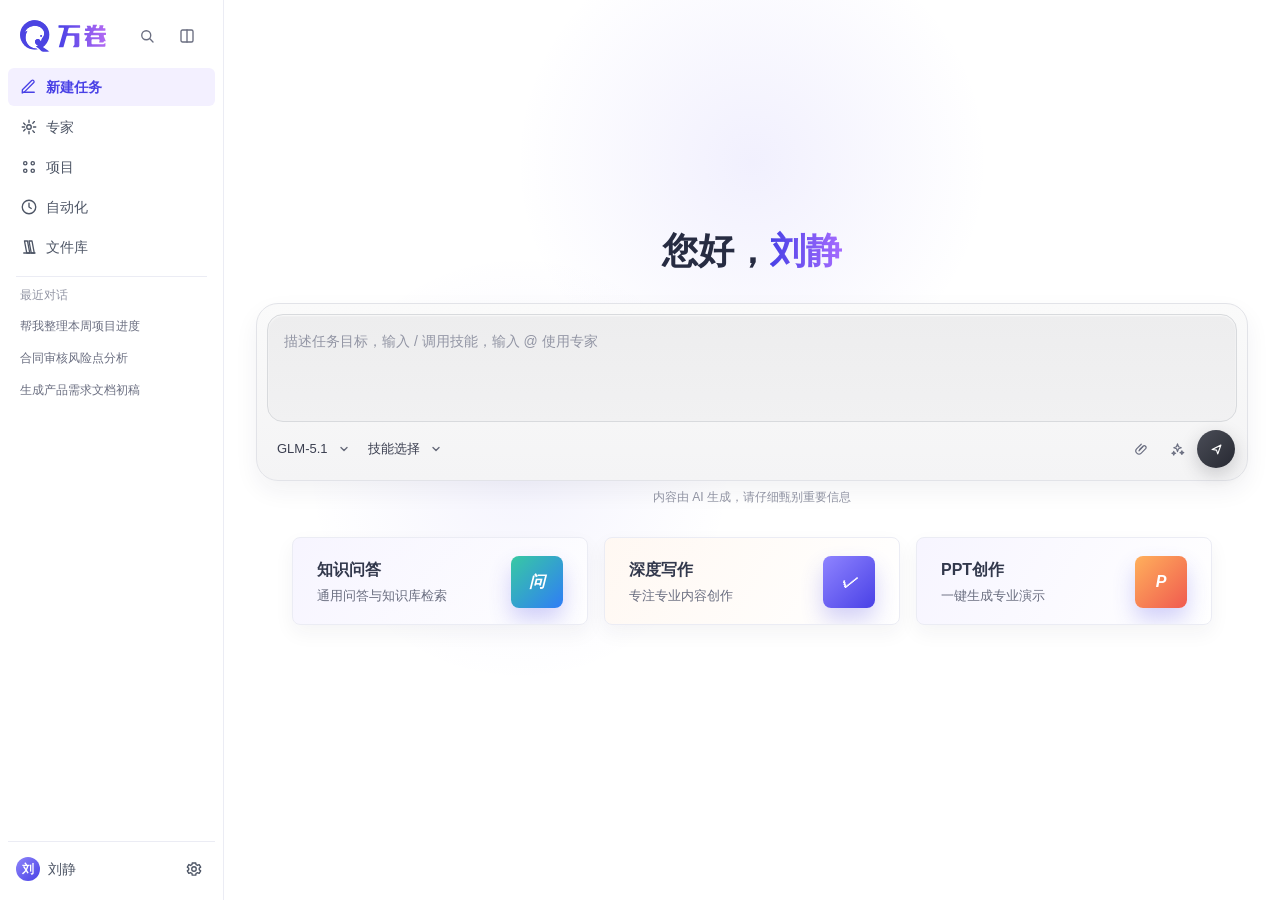
<file: front-work.html>
<!doctype html>
<html lang="zh-CN">
  <head>
    <meta charset="UTF-8" />
    <meta name="viewport" content="width=device-width, initial-scale=1.0" />
    <title>万卷 - 智能工作台</title>
    <script src="./reference/iconpark-41579.js"></script>
    <style>
      :root {
        --primary: #4941e6;
        --primary-hover: #766bf2;
        --primary-soft: #f3f0ff;
        --primary-line: #cbc2ff;
        --text: #161e32;
        --text-2: #6a6e80;
        --text-3: #9295a4;
        --line: #ebecf4;
        --bg: #f7f8fa;
        --white: #fff;
        --green: #23bf6b;
        --orange: #f18019;
        --shadow: 0 12px 32px rgba(31, 37, 64, 0.1);
      }
      * { box-sizing: border-box; }
      html, body { width: 100%; min-width: 1080px; height: 100%; margin: 0; }
      body {
        overflow: hidden; color: var(--text); background: var(--bg);
        font-family: -apple-system, BlinkMacSystemFont, "Segoe UI", "PingFang SC", "Microsoft YaHei", sans-serif;
        font-size: 14px;
      }
      button, input, textarea { font: inherit; }
      button { cursor: pointer; }
      .app { display: grid; grid-template-columns: 260px 1fr; height: 100vh; }
      .app.employee-mode { grid-template-columns: 72px 1fr; }
      .sidebar {
        display: flex; flex-direction: column; position: relative; z-index: 5; padding: 24px 16px 14px;
        background: #fff; border-right: 1px solid var(--line);
      }
      .brand { display: flex; align-items: center; gap: 10px; height: 42px; padding: 0 2px; margin-bottom: 28px; }
      .brand-mark { display: none; }
      .brand-name { color: #222; font-size: 24px; font-weight: 700; letter-spacing: 0; }
      .brand-tag { display: none; }
      .brand-actions { display: flex; align-items: center; gap: 22px; margin-left: auto; color: #333; }
      .brand-actions button { display: grid; width: 28px; height: 28px; place-items: center; padding: 0; color: currentColor; border: 0; background: transparent; }
      .brand-actions svg { width: 26px; height: 26px; fill: none; stroke: currentColor; stroke-linecap: round; stroke-linejoin: round; stroke-width: 2; }
      .brand-logo { display: inline-flex; align-items: center; width: 86px; height: 34px; color: var(--primary); flex: 0 0 auto; }
      .brand-logo-full-icon { width: 86px; height: 34px; }
      .brand-logo-compact { display: none; width: 34px; height: 34px; object-fit: contain; }
      .employee-mode .sidebar { padding: 20px 12px 14px; }
      .employee-mode .brand { justify-content: center; padding: 0; margin-bottom: 22px; }
      .employee-mode .brand-name,
      .employee-mode .brand-actions,
      .employee-mode .menu-label,
      .employee-mode .recent-title,
      .employee-mode .recent-item,
      .employee-mode .settings-trigger span:nth-child(2),
      .employee-mode .settings-trigger .icon:last-child { display: none; }
      .employee-mode .nav { align-items: center; padding: 18px 10px; }
      .employee-mode .nav-item,
      .employee-mode .settings-trigger { justify-content: center; gap: 0; width: 48px; height: 48px; padding: 0; border-radius: 12px; font-size: 0; }
      .employee-mode .nav-item .icon,
      .employee-mode .settings-trigger .avatar { font-size: 14px; }
      .employee-mode .nav-divider { width: 32px; margin: 14px auto; }
      .employee-mode .sidebar-footer { display: flex; justify-content: center; padding: 10px 0 16px; }
      .employee-mode .settings-trigger .avatar { margin: 0; }
      .employee-mode .settings-popover { left: 64px; right: auto; bottom: 12px; width: 210px; }
      .nav { display: flex; flex: 1; flex-direction: column; gap: 8px; padding: 0; }
      .nav-item, .settings-trigger {
        display: flex; align-items: center; gap: 16px; width: 100%; height: 56px; padding: 0 18px;
        color: #2f3035; border: 0; border-radius: 16px; background: transparent; text-align: left;
        transition: .16s ease;
      }
      .nav-item:hover, .settings-trigger:hover { color: #222; background: rgba(0,0,0,.04); }
      .nav-item.active { color: #222; background: rgba(0,0,0,.06); font-weight: 600; }
      .icon { display: inline-grid; place-items: center; width: 28px; height: 28px; flex: 0 0 auto; }
      .icon svg { width: 28px; height: 28px; fill: none; stroke: currentColor; stroke-linecap: round; stroke-linejoin: round; stroke-width: 1.8; }
      .icon img { display: block; width: 100%; height: 100%; object-fit: contain; }
      .menu-label { font-size: 20px; line-height: 1; }
      .nav-divider { height: 1px; margin: 8px 10px 4px; background: var(--line); }
      .nav-group-divider { height: 1px; margin: 8px 12px; background: var(--line); }
      .nav-section-head { display: flex; align-items: center; justify-content: space-between; margin: 22px 8px 6px; padding: 0 4px; }
      .nav-section-title { color: #9295a4; font-size: 18px; line-height: 24px; font-weight: 700; }
      .nav-section-add {
        display: grid; width: 28px; height: 28px; place-items: center; color: #8a8a8a;
        border: 0; border-radius: 6px; background: transparent; font-size: 28px; line-height: 1;
      }
      .nav-section-add:hover { color: var(--primary); background: #f7f8fa; }
      .nav-employee-avatar {
        display: grid; width: 28px; height: 28px; place-items: center; flex: 0 0 auto;
        color: #fff; border-radius: 8px; font-size: 13px; line-height: 18px; font-weight: 700;
      }
      .recent-title { padding: 4px 12px 6px; color: var(--text-3); font-size: 12px; }
      .recent-item {
        overflow: hidden; width: 100%; padding: 7px 12px; color: var(--text-2); border: 0;
        background: transparent; font-size: 12px; text-align: left; text-overflow: ellipsis; white-space: nowrap;
      }
      .recent-item:hover { color: var(--primary); }
      .sidebar-footer { position: relative; padding: 10px 0 0; border-top: 1px solid var(--line); }
      .settings-trigger .avatar { width: 26px; height: 26px; margin-left: -4px; }
      .settings-trigger span:nth-child(2) { flex: 1; }
      .avatar {
        display: grid; place-items: center; flex: 0 0 auto; color: #fff; background: linear-gradient(135deg, #8e85fa, #4941e6);
        border-radius: 50%; font-size: 12px; font-weight: 600;
      }
      .settings-popover {
        position: absolute; right: 12px; bottom: 66px; left: 12px; padding: 8px;
        background: #fff; border: 1px solid var(--line); border-radius: 8px; box-shadow: var(--shadow);
      }
      .settings-popover[hidden] { display: none; }
      .popover-user { display: flex; align-items: center; gap: 10px; padding: 8px 8px 10px; }
      .popover-user .avatar { width: 34px; height: 34px; }
      .user-name { font-weight: 600; }
      .user-email { margin-top: 2px; color: var(--text-3); font-size: 11px; }
      .popover-divider { height: 1px; margin: 5px 0; background: var(--line); }
      .popover-label { padding: 5px 9px 3px; color: var(--text-3); font-size: 11px; }
      .popover-item {
        display: flex; align-items: center; gap: 10px; width: 100%; height: 36px; padding: 0 9px;
        color: #596174; border: 0; border-radius: 6px; background: transparent; font-size: 13px; text-align: left;
      }
      .popover-item:hover { color: var(--primary); background: #f7f8fc; }
      .popover-item svg { width: 15px; height: 15px; fill: none; stroke: currentColor; stroke-linecap: round; stroke-linejoin: round; stroke-width: 1.8; }
      .main { display: flex; min-width: 0; flex-direction: column; }
      .topbar { display: none; }
      .page-title { color: #32384c; font-weight: 600; }
      .top-spacer { flex: 1; }
      .top-actions { display: flex; align-items: center; gap: 8px; }
      .icon-btn {
        display: grid; place-items: center; width: 34px; height: 34px; color: var(--text-2);
        border: 0; border-radius: 6px; background: transparent;
      }
      .icon-btn:hover { color: var(--primary); background: #f7f8fc; }
      .icon-btn svg { width: 18px; height: 18px; fill: none; stroke: currentColor; stroke-linecap: round; stroke-linejoin: round; stroke-width: 1.8; }
      .content { flex: 1; min-height: 0; overflow: auto; }
      .page { display: none; min-height: 100%; }
      .page:not(.active) { display: none !important; }
      .page.active { display: block; }
      .chat-page {
        position: relative;
        display: none;
        flex-direction: column;
        justify-content: center;
        min-height: 100%;
        padding: 40px 36px 72px;
        background:
          radial-gradient(circle at 50% 18%, rgba(118, 107, 242, .10), transparent 26%),
          radial-gradient(circle at 28% 52%, rgba(73, 65, 230, .06), transparent 24%),
          #fff;
      }
      .chat-page.active { display: flex; }
      .hero {
        width: 100%;
        max-width: 1120px;
        margin: 0 auto;
        transform: translateY(-2vh);
      }
      .hello { margin: 0 0 32px; color: #272c42; font-size: 42px; font-weight: 700; line-height: 1.3; text-align: center; }
      .hello em { color: transparent; background: linear-gradient(90deg, #4941e6, #a66bff); -webkit-background-clip: text; background-clip: text; font-style: normal; }
      .intro { margin: 8px 0 30px; color: var(--text-2); font-size: 14px; }
      .section-head { display: flex; align-items: center; justify-content: space-between; margin: 0 0 12px; }
      .section-title { color: #32384c; font-size: 15px; font-weight: 600; }
      .link-btn { color: var(--primary); border: 0; background: transparent; font-size: 13px; }
      .quick-grid { display: grid; grid-template-columns: repeat(4, 1fr); gap: 12px; margin-bottom: 34px; }
      .quick-card {
        min-height: 116px; padding: 15px; color: var(--text); border: 1px solid var(--line); border-radius: 8px;
        background: #fff; text-align: left; transition: .16s ease;
      }
      .quick-card:hover { border-color: var(--primary-line); box-shadow: 0 8px 20px rgba(45, 48, 82, .07); transform: translateY(-2px); }
      .quick-icon {
        display: grid; place-items: center; width: 32px; height: 32px; margin-bottom: 11px;
        color: var(--primary); background: var(--primary-soft); border-radius: 7px;
      }
      .quick-icon svg { width: 17px; height: 17px; fill: none; stroke: currentColor; stroke-linecap: round; stroke-linejoin: round; stroke-width: 1.8; }
      .quick-name { font-size: 13px; font-weight: 600; }
      .quick-desc { margin-top: 4px; color: var(--text-3); font-size: 12px; line-height: 1.5; }
      .agents { display: grid; grid-template-columns: repeat(3, 1fr); gap: 12px; }
      .agent-card { display: flex; gap: 11px; padding: 14px; border: 1px solid var(--line); border-radius: 8px; background: #fff; }
      .agent-logo {
        display: grid; place-items: center; width: 36px; height: 36px; flex: 0 0 auto; color: #fff;
        border-radius: 10px; font-size: 13px; font-weight: 600;
      }
      .agent-card:nth-child(1) .agent-logo { background: #766bf2; }
      .agent-card:nth-child(2) .agent-logo { background: #3f7df6; }
      .agent-card:nth-child(3) .agent-logo { background: #23bf9b; }
      .agent-name { font-size: 13px; font-weight: 600; }
      .agent-desc { overflow: hidden; margin-top: 4px; color: var(--text-3); font-size: 12px; text-overflow: ellipsis; white-space: nowrap; }
      .chat-composer-wrap { position: static; padding: 0; background: transparent; }
      .chat-thread { display: none; max-width: 920px; max-height: 34vh; margin: 0 auto 16px; padding-right: 6px; overflow: auto; }
      .chat-page.has-chat .chat-thread { display: flex; flex-direction: column; gap: 12px; }
      .chat-page.has-chat .hello,
      .chat-page.has-chat .chat-recommend-grid { display: none; }
      .chat-page.has-chat .hero { transform: none; }
      .message { display: flex; gap: 10px; align-items: flex-start; }
      .message.user { justify-content: flex-end; }
      .message-avatar { display: grid; place-items: center; width: 28px; height: 28px; flex: 0 0 auto; color: #fff; background: var(--primary); border-radius: 50%; font-size: 12px; font-weight: 600; }
      .message.assistant .message-avatar { color: var(--primary); background: var(--primary-soft); }
      .message-bubble { max-width: min(680px, 78%); padding: 10px 12px; color: #32384c; background: #fff; border: 1px solid var(--line); border-radius: 8px; font-size: 14px; line-height: 20px; box-shadow: 0 6px 18px rgba(31,37,64,.05); }
      .message.user .message-bubble { color: #fff; background: var(--primary); border-color: var(--primary); box-shadow: none; }
      .message-meta { margin-top: 6px; color: var(--text-3); font-size: 12px; line-height: 16px; }
      .message.located .message-bubble { border-color: #8f84ff; background: #f7f5ff; box-shadow: 0 0 0 3px rgba(73, 65, 230, .12), 0 8px 22px rgba(31,37,64,.08); transition: .2s ease; }
      .chat-composer {
        position: relative;
        overflow: visible;
        max-width: 1080px;
        margin: 0 auto;
        padding: 10px 12px 12px;
        border: 1px solid #e2e3e8;
        border-radius: 24px;
        background: linear-gradient(180deg, #fafafa, #f4f4f5);
        box-shadow: 0 12px 30px rgba(32, 39, 77, .08);
      }
      .chat-composer:focus-within { border-color: #d4d8e6; box-shadow: 0 14px 34px rgba(73, 65, 230, .10); }
      .chat-selection-row {
        display: flex;
        flex-wrap: nowrap;
        align-items: center;
        gap: 4px;
        min-width: 0;
        flex: 1 1 auto;
        overflow: hidden;
      }
      .chat-only[hidden],
      .chat-selection-row > [hidden] { display: none !important; }
      .chat-selection-group {
        display: flex;
        align-items: center;
        gap: 6px;
        min-width: 0;
        flex: 0 1 136px;
        overflow: hidden;
      }
      .chat-agent-remove {
        display: grid;
        place-items: center;
        width: 28px;
        height: 28px;
        padding: 0;
        color: #7b7e8f;
        border: 0;
        border-radius: 50%;
        background: transparent;
        font-size: 15px;
        line-height: 1;
      }
      .chat-agent-remove[hidden] { display: none; }
      .chat-agent-remove:hover { color: #4941e6; background: rgba(73, 65, 230, .08); }
      .chat-primary-select,
      .chat-option-select {
        height: 32px;
        padding: 0 30px 0 8px;
        color: #3b3f50;
        border: 0;
        border-radius: 999px;
        background-color: transparent;
        background-image: url("data:image/svg+xml,%3Csvg xmlns='http://www.w3.org/2000/svg' width='12' height='12' viewBox='0 0 12 12' fill='none'%3E%3Cpath d='M3 4.5 6 7.5 9 4.5' stroke='%23666A7A' stroke-width='1.4' stroke-linecap='round' stroke-linejoin='round'/%3E%3C/svg%3E");
        background-position: calc(100% - 8px) 50%;
        background-size: 12px 12px;
        background-repeat: no-repeat;
        font-size: 14px;
        line-height: 18px;
        outline: 0;
        appearance: none;
      }
      .chat-primary-select { min-width: 0; width: 100%; font-weight: 600; }
      .chat-option-select { min-width: 0; width: auto; flex: 0 0 auto; }
      .chat-primary-select:focus,
      .chat-option-select:focus { color: #2f3344; background-color: rgba(255,255,255,.78); box-shadow: 0 0 0 3px rgba(73, 65, 230, .08); }
      textarea {
        display: block;
        width: 100%;
        height: 118px;
        padding: 18px 20px;
        resize: none;
        color: var(--text);
        border: 1px solid #d8dadd;
        border-radius: 18px;
        background: linear-gradient(180deg, #ededee, #f1f1f2);
        outline: 0;
        box-shadow: inset 0 1px 2px rgba(255,255,255,.75);
      }
      textarea::placeholder { color: #8d909b; }
      .mention-menu {
        position: absolute; left: 14px; bottom: 48px; z-index: 8; display: grid; width: 260px; padding: 8px;
        border: 1px solid var(--line); border-radius: 8px; background: #fff; box-shadow: 0 12px 30px rgba(16, 24, 40, .12);
      }
      .mention-menu[hidden] { display: none; }
      .mention-title { padding: 2px 4px 8px; color: var(--text-3); font-size: 12px; line-height: 16px; }
      .mention-item { display: grid; grid-template-columns: 28px 1fr; gap: 8px; align-items: center; width: 100%; padding: 7px 8px; border: 0; border-radius: 6px; background: transparent; text-align: left; }
      .mention-item:hover, .mention-item.active { background: var(--primary-soft); }
      .mention-icon { display: grid; place-items: center; width: 28px; height: 28px; color: #fff; background: var(--primary); border-radius: 7px; font-size: 12px; font-weight: 600; }
      .mention-name { color: #32384c; font-size: 13px; line-height: 18px; font-weight: 600; }
      .mention-desc { overflow: hidden; color: var(--text-3); font-size: 12px; line-height: 16px; text-overflow: ellipsis; white-space: nowrap; }
      .composer-actions {
        display: flex;
        align-items: center;
        gap: 8px;
        padding: 10px 4px 2px;
        background: transparent;
        min-width: 0;
        flex-wrap: nowrap;
      }
      .tool-btn, .model-btn {
        display: flex; align-items: center; gap: 6px; height: 32px; padding: 0 10px; color: #555968;
        border: 0; border-radius: 10px; background: transparent; font-size: 13px;
      }
      .tool-btn.icon-only { width: 32px; padding: 0; justify-content: center; border-radius: 8px; }
      .tool-btn:hover, .model-btn:hover { color: var(--primary); background: rgba(73, 65, 230, .08); }
      .model-tag { padding: 2px 5px; color: #596174; background: #f4f5f8; border-radius: 3px; font-size: 11px; }
      .composer-spacer { flex: 1 1 auto; min-width: 8px; }
      .action-divider { width: 1px; height: 20px; margin: 0 2px; background: var(--line); }
      .context-progress-btn {
        display: inline-flex;
        align-items: center;
        gap: 8px;
        height: 32px;
        padding: 0 10px;
        color: #555968;
        border: 0;
        border-radius: 999px;
        background: transparent;
        font-size: 12px;
        line-height: 16px;
      }
      .chat-page:not(.has-chat) .context-progress-btn { display: none !important; }
      .context-progress-btn:hover { color: #4941e6; background: rgba(73, 65, 230, .08); }
      .context-progress-ring {
        position: relative;
        width: 16px;
        height: 16px;
        flex: 0 0 auto;
        border-radius: 50%;
        background: conic-gradient(#4941e6 0deg 90deg, #dfe4f2 90deg 360deg);
      }
      .context-progress-ring::after {
        content: "";
        position: absolute;
        inset: 3px;
        border-radius: 50%;
        background: #fff;
      }
      .context-popover {
        position: absolute;
        right: 10px;
        bottom: 52px;
        z-index: 10;
        width: 320px;
        padding: 12px;
        border: 1px solid #e6e9f2;
        border-radius: 14px;
        background: rgba(255,255,255,.98);
        box-shadow: 0 18px 48px rgba(31, 37, 64, .14);
      }
      .context-popover[hidden] { display: none; }
      .context-popover-summary {
        padding: 12px 14px;
        border: 1px solid #e6e9f2;
        border-radius: 10px;
        background: #fbfbfc;
        color: #2f3344;
        font-size: 13px;
        line-height: 20px;
      }
      .context-popover-grid {
        display: grid;
        grid-template-columns: repeat(2, minmax(0, 1fr));
        gap: 10px;
        margin-top: 12px;
      }
      .context-metric {
        padding: 10px 12px;
        border-radius: 10px;
        background: #f7f8fc;
      }
      .context-metric-label {
        color: #7a8194;
        font-size: 11px;
        line-height: 16px;
      }
      .context-metric-value {
        margin-top: 4px;
        color: #2f3344;
        font-size: 14px;
        line-height: 20px;
        font-weight: 600;
      }
      .context-compress {
        margin-top: 12px;
        padding: 10px 12px;
        border-radius: 10px;
        background: #f7f8fc;
      }
      .context-compress-head {
        display: flex;
        align-items: center;
        justify-content: space-between;
        gap: 8px;
        color: #2f3344;
        font-size: 12px;
        line-height: 18px;
        font-weight: 600;
      }
      .context-compress-badge {
        padding: 2px 8px;
        color: #3f7df6;
        border-radius: 999px;
        background: #eaf2ff;
        font-size: 11px;
        font-weight: 500;
      }
      .context-compress-desc {
        margin-top: 6px;
        color: #7a8194;
        font-size: 12px;
        line-height: 18px;
      }
      .send-btn {
        display: grid; place-items: center; width: 40px; height: 40px; color: #fff;
        border: 0; border-radius: 50%; background: linear-gradient(135deg, #4a4d57, #272932);
        box-shadow: 0 6px 18px rgba(39, 41, 50, .22);
      }
      .send-btn:hover { background: linear-gradient(135deg, #5b5f6c, #2d303a); box-shadow: 0 10px 22px rgba(39, 41, 50, .28); }
      .send-btn svg, .tool-btn svg, .model-btn svg { width: 15px; height: 15px; fill: none; stroke: currentColor; stroke-linecap: round; stroke-linejoin: round; stroke-width: 1.9; }
      .composer-note { margin-top: 8px; color: var(--text-3); font-size: 11px; text-align: center; }
      .ppt-template-grid {
        display: grid;
        grid-template-columns: repeat(3, minmax(0, 1fr));
        gap: 10px;
        max-width: 920px;
        margin: 14px auto 0;
      }
      .ppt-template-grid[hidden] { display: none; }
      .ppt-template-card {
        padding: 14px;
        border: 1px solid #dbe4ff;
        border-radius: 10px;
        background: #fff;
        text-align: left;
        box-shadow: 0 8px 20px rgba(37, 99, 235, .05);
      }
      .ppt-template-card.active { border-color: #7c9cff; background: #f5f8ff; box-shadow: 0 0 0 3px rgba(73, 65, 230, .08); }
      .ppt-template-card strong { display: block; color: #32384c; font-size: 14px; line-height: 20px; font-weight: 600; }
      .ppt-template-card span { display: block; margin-top: 6px; color: #6a6e80; font-size: 12px; line-height: 18px; }
      .chat-recommend-grid {
        display: grid;
        grid-template-columns: repeat(2, minmax(260px, 1fr));
        gap: 34px;
        max-width: 760px;
        margin: 54px auto 0;
      }
      .chat-footer-extension {
        display: flex;
        align-items: center;
        justify-content: center;
        gap: 8px;
        max-width: 920px;
        margin: 18px auto 0;
        padding: 12px 16px;
        color: #6a6e80;
        border: 1px solid #e7e9f1;
        border-radius: 12px;
        background: rgba(255,255,255,.72);
        font-size: 13px;
        line-height: 20px;
      }
      .chat-footer-extension-text { white-space: nowrap; }
      .chat-footer-extension-btn {
        padding: 0;
        color: #1677d9;
        border: 0;
        background: transparent;
        font-size: 13px;
        line-height: 20px;
        font-weight: 600;
      }
      .chat-footer-extension-btn:hover { color: #0e5fc0; }
      .chat-recommend-card {
        position: relative;
        overflow: hidden;
        min-height: 98px;
        padding: 24px 160px 22px 32px;
        color: #32384c;
        border: 1px solid rgba(255,255,255,.9);
        border-radius: 18px;
        background: linear-gradient(120deg, rgba(246,244,255,.92), rgba(255,255,255,.72));
        box-shadow: inset 0 1px 0 rgba(255,255,255,.9), 0 10px 28px rgba(45,48,82,.08);
        text-align: left;
      }
      .chat-recommend-card:nth-child(2) { background: linear-gradient(120deg, rgba(255,248,242,.96), rgba(255,255,255,.76)); }
      .chat-recommend-card strong { display: block; font-size: 20px; font-weight: 700; }
      .chat-recommend-card span { display: block; margin-top: 9px; color: #6a7283; font-size: 15px; font-weight: 500; }
      .recommend-art {
        position: absolute;
        right: 34px;
        top: 19px;
        display: grid;
        width: 70px;
        height: 70px;
        place-items: center;
        color: #fff;
        border-radius: 18px;
        font-size: 32px;
        font-weight: 800;
        box-shadow: 0 12px 22px rgba(73,65,230,.24);
      }
      .recommend-art.write { background: linear-gradient(135deg, #8f84ff, #4941e6); }
      .recommend-art.ppt { background: linear-gradient(135deg, #ffb05c, #f05a4f); }
      .recommend-art.knowledge { background: linear-gradient(135deg, #38c9a3, #2f7df6); }
      .list-page { padding: 24px 28px; }
      .list-header { display: flex; align-items: flex-end; margin-bottom: 22px; }
      .list-header h1 { margin: 0; font-size: 20px; font-weight: 600; }
      .list-header p { margin: 6px 0 0; color: var(--text-2); font-size: 13px; }
      .search { width: 240px; height: 34px; margin-left: auto; padding: 0 12px; border: 1px solid var(--line); border-radius: 6px; background: #fff; outline: 0; }
      .search:focus { border-color: var(--primary-line); }
      .market-page { padding: 16px 14px 18px; background: #f6f7fb; }
      .market-shell {
        min-height: calc(100vh - 96px);
        padding: 12px 12px 8px;
        border: 1px solid #e8ebf4;
        border-radius: 16px;
        background: #fff;
      }
      .market-head { display: flex; align-items: center; justify-content: space-between; gap: 12px; margin-bottom: 12px; }
      .market-head-left { display: flex; align-items: center; gap: 10px; min-width: 0; }
      .market-title { color: #32384c; font-size: 14px; font-weight: 700; }
      .market-close {
        display: inline-grid; place-items: center; width: 28px; height: 28px; color: #949bad;
        border: 1px solid #eceef5; border-radius: 6px; background: #fafbfc;
      }
      .market-close:hover { color: var(--primary); background: #f6f5ff; border-color: #ddd7ff; }
      .market-close svg { width: 14px; height: 14px; fill: none; stroke: currentColor; stroke-linecap: round; stroke-linejoin: round; stroke-width: 1.8; }
      .market-toolbar { display: flex; align-items: center; gap: 8px; margin-bottom: 12px; }
      .market-tabs[hidden] { display: none; }
      .market-search-wrap {
        position: relative;
        flex: 0 0 auto;
      }
      .market-search {
        height: 24px;
        color: #6b7283;
        border: 1px solid #e7e9f1;
        border-radius: 7px;
        background: #fafbfc;
        outline: none;
        font-size: 11px;
      }
      .market-search {
        width: 138px;
        padding: 0 10px 0 28px;
      }
      .market-search-icon {
        position: absolute;
        top: 50%;
        display: inline-flex;
        color: #adb3c3;
        pointer-events: none;
        transform: translateY(-50%);
      }
      .market-search-icon { left: 9px; }
      .market-search-icon svg { width: 12px; height: 12px; fill: none; stroke: currentColor; stroke-linecap: round; stroke-linejoin: round; stroke-width: 1.8; }
      .market-tabs { display: flex; gap: 8px; margin-bottom: 14px; padding-left: 8px; }
      .market-tab {
        height: 28px; padding: 0 12px; color: #7c8394; border: 1px solid transparent;
        border-radius: 7px; background: transparent; font-size: 12px;
      }
      .market-tab:hover { color: #4d5565; background: #f6f7fb; }
      .market-tab.active {
        color: var(--primary);
        border-color: #d9d4ff;
        background: #f3f0ff;
        font-weight: 600;
      }
      .market-grid { display: grid; grid-template-columns: repeat(4, minmax(0, 1fr)); gap: 12px; }
      .market-card {
        min-height: 106px;
        padding: 14px 14px 12px;
        border: 1px solid #e7e9f1;
        border-radius: 10px;
        background: #fff;
        transition: .16s ease;
      }
      .market-card:hover { border-color: #d7d0ff; box-shadow: 0 8px 20px rgba(45, 48, 82, .06); transform: translateY(-1px); }
      .market-card-head { display: flex; align-items: flex-start; gap: 10px; margin-bottom: 10px; }
      .market-card-icon {
        display: grid; place-items: center; width: 28px; height: 28px; flex: 0 0 auto;
        color: #fff; border-radius: 8px; font-size: 12px; font-weight: 700;
      }
      .market-card-copy { min-width: 0; flex: 1; }
      .market-card-title-row { display: flex; align-items: center; justify-content: space-between; gap: 8px; }
      .market-card-title { overflow: hidden; color: #373d51; font-size: 13px; font-weight: 700; text-overflow: ellipsis; white-space: nowrap; }
      .market-card-badge { color: #6a5cff; font-size: 10px; white-space: nowrap; }
      .market-card-desc {
        display: -webkit-box; overflow: hidden; min-height: 34px; margin: 8px 0 0; color: #7a8194;
        font-size: 11px; line-height: 1.55; -webkit-box-orient: vertical; -webkit-line-clamp: 2;
      }
      .market-card-foot { margin-top: 10px; color: #8d94a6; font-size: 11px; }
      .history-list { overflow: hidden; border: 1px solid var(--line); border-radius: 8px; background: #fff; }
      .history-row { display: flex; align-items: center; gap: 14px; min-height: 62px; padding: 0 16px; border-bottom: 1px solid var(--line); }
      .history-row:last-child { border-bottom: 0; }
      .history-row:hover { background: #fafbff; }
      .history-icon { display: grid; place-items: center; width: 30px; height: 30px; color: var(--primary); background: var(--primary-soft); border-radius: 7px; }
      .history-title { font-size: 13px; font-weight: 500; }
      .history-sub { margin-top: 5px; color: var(--text-3); font-size: 12px; }
      .history-time { margin-left: auto; color: var(--text-3); font-size: 12px; }
      .files-page { padding: 16px; background: #f7f8fa; }
      .files-shell { min-height: calc(100vh - 32px); padding: 16px; border: 1px solid #ebecf4; border-radius: 8px; background: #fff; }
      .files-head { display: flex; align-items: flex-end; justify-content: space-between; gap: 16px; margin-bottom: 16px; }
      .files-title h1 { margin: 0; color: #161e32; font-size: 16px; line-height: 22px; font-weight: 600; }
      .files-title p { margin: 6px 0 0; color: #6a6e80; font-size: 13px; line-height: 18px; }
      .file-filters { display: flex; gap: 8px; }
      .file-filter { height: 32px; padding: 0 12px; color: #6a6e80; border: 1px solid #ebecf4; border-radius: 6px; background: #fff; font-size: 13px; line-height: 18px; }
      .file-filter:hover { color: #4941e6; border-color: #d8d2ff; background: #faf9ff; }
      .file-filter.active { color: #4941e6; border-color: #d8d2ff; background: #f3f0ff; font-weight: 600; }
      .file-toast { min-height: 18px; margin: -4px 0 12px; color: #6a6e80; font-size: 12px; line-height: 16px; }
      .conversation-file-list { display: grid; gap: 14px; }
      .file-conversation-card { overflow: hidden; border: 1px solid #ebecf4; border-radius: 8px; background: #fff; }
      .file-conversation-head { display: flex; align-items: center; justify-content: space-between; gap: 16px; padding: 14px 16px; background: #fafbfc; border-bottom: 1px solid #ebecf4; }
      .file-conversation-title { color: #32384c; font-size: 14px; line-height: 20px; font-weight: 600; }
      .file-conversation-meta { margin-top: 4px; color: #6a6e80; font-size: 12px; line-height: 16px; }
      .file-expand-btn { height: 28px; padding: 0 10px; color: #6a6e80; border: 1px solid #ebecf4; border-radius: 6px; background: #fff; font-size: 12px; line-height: 16px; white-space: nowrap; }
      .file-expand-btn:hover { color: #4941e6; border-color: #d8d2ff; background: #f7f5ff; }
      .generated-file-list { display: grid; }
      .generated-file-item { display: grid; grid-template-columns: 36px minmax(0, 1fr) 124px 132px; gap: 12px; align-items: center; min-height: 64px; padding: 12px 16px; border-bottom: 1px solid #f0f1f6; }
      .generated-file-item:last-child { border-bottom: 0; }
      .file-icon { display: grid; place-items: center; width: 36px; height: 36px; color: #4941e6; border-radius: 8px; background: #f3f0ff; font-size: 12px; line-height: 16px; font-weight: 700; }
      .file-name { overflow: hidden; color: #32384c; font-size: 14px; line-height: 20px; font-weight: 600; text-overflow: ellipsis; white-space: nowrap; }
      .file-meta { margin-top: 4px; color: #6a6e80; font-size: 12px; line-height: 16px; }
      .file-time { color: #6a6e80; font-size: 12px; line-height: 16px; }
      .file-actions { display: flex; justify-content: flex-end; gap: 8px; }
      .file-action-btn { height: 30px; padding: 0 10px; color: #4d5565; border: 1px solid #ebecf4; border-radius: 6px; background: #fff; font-size: 13px; line-height: 18px; }
      .file-action-btn:hover { color: #4941e6; border-color: #d8d2ff; background: #faf9ff; }
      .files-empty { display: grid; min-height: 260px; place-items: center; color: #9295a4; border: 1px dashed #ebecf4; border-radius: 8px; font-size: 13px; line-height: 18px; }
      .im-page { padding: 36px; }
      .im-shell { max-width: 1040px; margin: 0 auto; }
      .im-intro { margin: 0 0 20px; color: var(--text-2); font-size: 14px; }
      .im-card {
        display: flex; align-items: center; justify-content: space-between; gap: 24px;
        padding: 34px 40px; border: 1px solid #efeff5; border-radius: 28px;
        background: linear-gradient(90deg, #fafafa 0%, #f7f7f8 48%, #f2f2f3 100%);
        box-shadow: 0 10px 24px rgba(23, 29, 53, 0.04);
      }
      .im-card-main { min-width: 0; }
      .im-card-title { display: flex; align-items: center; gap: 10px; margin: 0; color: #393d4a; font-size: 24px; font-weight: 700; }
      .im-status {
        display: inline-flex; align-items: center; height: 24px; padding: 0 10px; color: #18a36d;
        border-radius: 999px; background: rgba(35, 191, 107, 0.12); font-size: 12px; font-weight: 600;
      }
      .im-card-desc { max-width: 680px; margin: 14px 0 18px; color: #6a6e80; font-size: 15px; line-height: 1.8; }
      .guide-link {
        display: inline-flex; align-items: center; gap: 6px; padding: 0; color: #1677d9;
        border: 0; background: transparent; font-size: 14px; font-weight: 600;
      }
      .guide-link:hover { color: #0e5fc0; }
      .im-config-btn {
        flex: 0 0 auto; min-width: 96px; height: 58px; padding: 0 24px; color: #404040;
        border: 0; border-radius: 12px; background: rgba(255, 255, 255, 0.72); font-size: 18px; font-weight: 600;
        box-shadow: inset 0 1px 0 rgba(255, 255, 255, 0.9);
      }
      .im-config-btn:hover { background: rgba(255, 255, 255, 0.92); }
      .employee-workbench { height: 100vh; min-height: 100%; background: #f7f8fb; }
      .employee-shell { display: grid; grid-template-columns: 1fr; height: 100%; }
      .employee-contacts { display: none; min-width: 0; padding: 26px 14px 18px 22px; background: #fff; border-right: 1px solid #e7e9f1; }
      .contacts-head { display: flex; align-items: center; justify-content: space-between; margin-bottom: 22px; }
      .contacts-head strong { color: #32384c; font-size: 18px; font-weight: 700; }
      .contacts-head button,
      .employee-chat-actions button { display: grid; width: 32px; height: 32px; place-items: center; color: #4d5565; border: 0; border-radius: 8px; background: transparent; }
      .contacts-head button:hover,
      .employee-chat-actions button:hover { background: #f2f3f7; }
      .contacts-search { display: flex; align-items: center; height: 42px; margin-bottom: 16px; padding: 0 12px; border: 1px solid #e7e9f1; border-radius: 10px; background: #fff; }
      .contacts-search input { flex: 1; min-width: 0; border: 0; outline: 0; color: #32384c; }
      .contacts-search input::placeholder { color: #b9beca; }
      .contacts-search svg,
      .contacts-head svg,
      .employee-chat-actions svg { width: 18px; height: 18px; fill: none; stroke: currentColor; stroke-linecap: round; stroke-linejoin: round; stroke-width: 1.8; }
      .contacts-list { display: flex; flex-direction: column; gap: 4px; height: calc(100vh - 122px); overflow: auto; padding-right: 6px; }
      .contact-item { display: grid; grid-template-columns: 44px minmax(0, 1fr) auto; gap: 12px; align-items: center; width: 100%; min-height: 66px; padding: 8px 10px; color: #32384c; border: 0; border-radius: 12px; background: transparent; text-align: left; }
      .contact-item.active { background: #f5f5f7; box-shadow: 0 10px 20px rgba(31,37,64,.04); }
      .contact-avatar { position: relative; display: grid; width: 44px; height: 44px; place-items: center; color: #fff; border-radius: 10px; font-weight: 700; }
      .contact-avatar::after { content: ""; position: absolute; right: -1px; bottom: -1px; width: 10px; height: 10px; border: 2px solid #fff; border-radius: 50%; background: #23bf6b; }
      .contact-name { overflow: hidden; font-size: 14px; font-weight: 600; text-overflow: ellipsis; white-space: nowrap; }
      .contact-desc { overflow: hidden; margin-top: 5px; color: #8b92a3; font-size: 12px; text-overflow: ellipsis; white-space: nowrap; }
      .contact-date { align-self: start; padding-top: 4px; color: #8b92a3; font-size: 12px; white-space: nowrap; }
      .employee-chat { position: relative; display: flex; min-width: 0; flex-direction: column; background: #fff; }
      .employee-chat-head { display: flex; align-items: center; min-height: 72px; padding: 0 28px; border-bottom: 1px solid #e7e9f1; background: rgba(255,255,255,.96); }
      .employee-chat-head .contact-avatar { width: 44px; height: 44px; margin-right: 14px; }
      .employee-chat-title { min-width: 0; }
      .employee-chat-title strong { display: block; color: #32384c; font-size: 16px; font-weight: 700; }
      .employee-chat-title span { display: block; overflow: hidden; max-width: 560px; margin-top: 4px; color: #8b92a3; font-size: 13px; text-overflow: ellipsis; white-space: nowrap; }
      .employee-chat-actions { display: flex; gap: 8px; margin-left: auto; }
      .task-scroll { flex: 1; overflow: auto; padding: 34px 92px 210px; }
      .task-report { max-width: 760px; margin: 0 auto; color: #32384c; font-size: 15px; line-height: 1.85; }
      .task-report h3 { margin: 22px 0 8px; color: #2f3344; font-size: 18px; }
      .task-report p { margin: 0 0 12px; }
      .task-report ul { margin: 8px 0 16px; padding-left: 22px; }
      .task-report hr { height: 1px; margin: 24px 0; border: 0; background: #dfe3ec; }
      .risk-title { display: flex; align-items: center; gap: 8px; font-size: 20px; font-weight: 700; }
      .risk-dot { width: 18px; height: 18px; border-radius: 50%; background: linear-gradient(180deg, #36e253, #04a920); box-shadow: 0 2px 6px rgba(4,169,32,.28); }
      .report-link { color: #1677ff; text-decoration: none; }
      .employee-composer-panel { position: absolute; right: 92px; bottom: 22px; left: 92px; max-width: 820px; margin: 0 auto; }
      .new-chat-btn { height: 32px; margin-bottom: 10px; padding: 0 12px; color: #6a6e80; border: 1px solid #e3e6ef; border-radius: 8px; background: #fff; }
      .employee-input { min-height: 118px; padding: 14px; border: 1px solid #dfe3ee; border-radius: 10px; background: #fff; }
      .employee-input textarea { width: 100%; height: 58px; padding: 0; resize: none; border: 0; outline: 0; }
      .employee-input textarea::placeholder { color: #c0c4cf; }
      .employee-input-foot { display: flex; align-items: center; }
      .employee-input-foot button { display: grid; width: 30px; height: 30px; place-items: center; border: 0; border-radius: 7px; background: #f5f6fb; color: #6a6e80; }
      .employee-input-foot .employee-send { margin-left: auto; color: #fff; background: #d8dbe8; }
      .employee-input svg { width: 16px; height: 16px; fill: none; stroke: currentColor; stroke-linecap: round; stroke-linejoin: round; stroke-width: 1.8; }
      .employee-chat-note { margin-top: 8px; color: #c0c4cf; font-size: 11px; text-align: center; }
      .modal-overlay {
        position: fixed; inset: 0; z-index: 30; display: grid; place-items: center;
        padding: 24px; background: rgba(15, 23, 42, 0.22); backdrop-filter: blur(6px);
      }
      .modal-overlay[hidden] { display: none; }
      .modal-card {
        width: min(760px, calc(100vw - 48px)); padding: 32px; border-radius: 34px;
        background: linear-gradient(90deg, #fafafa 0%, #f7f7f8 48%, #f2f2f3 100%);
        box-shadow: 0 18px 48px rgba(31, 37, 64, 0.18);
      }
      .modal-title { margin: 0; color: #393d4a; font-size: 28px; font-weight: 700; }
      .modal-desc { margin: 14px 0 18px; color: #6a6e80; font-size: 15px; line-height: 1.8; }
      .connection-row { display: flex; align-items: center; gap: 14px; margin: 28px 0 24px; color: #393d4a; font-size: 16px; }
      .radio-pill {
        position: relative; display: inline-flex; width: 28px; height: 28px; border: 4px solid #27b490;
        border-radius: 50%; background: rgba(39, 180, 144, 0.08);
      }
      .radio-pill::after {
        content: ""; position: absolute; inset: 6px; border-radius: 50%; background: #27b490;
      }
      .channel-token {
        display: inline-flex; align-items: center; height: 30px; padding: 0 14px; color: #7f8595;
        border-radius: 8px; background: rgba(0, 0, 0, 0.05); font-size: 12px; letter-spacing: 1px;
      }
      .im-form { display: grid; gap: 20px; }
      .im-input {
        width: 100%; height: 68px; padding: 0 22px; color: #393d4a;
        border: 1px solid #d7d9e0; border-radius: 12px; background: rgba(255, 255, 255, 0.48);
        outline: none; font-size: 15px;
      }
      .im-input:focus { border-color: var(--primary-line); background: rgba(255, 255, 255, 0.92); }
      .im-input.input-error { border-color: #eb4453; background: rgba(255, 241, 240, 0.85); }
      .form-error { min-height: 20px; color: #d93747; font-size: 13px; }
      .modal-actions { display: flex; justify-content: flex-end; gap: 16px; margin-top: 18px; }
      .ghost-btn, .primary-btn {
        min-width: 136px; height: 64px; border: 0; border-radius: 14px; font-size: 18px; font-weight: 600;
      }
      .ghost-btn { color: #565b67; background: rgba(0, 0, 0, 0.08); }
      .ghost-btn:hover { background: rgba(0, 0, 0, 0.12); }
      .primary-btn {
        color: #fff; background: linear-gradient(90deg, #6f5cff 0%, #5b46f4 100%);
        box-shadow: 0 12px 24px rgba(91, 70, 244, 0.26);
      }
      .primary-btn:hover { background: linear-gradient(90deg, #7b6aff 0%, #694ff7 100%); }
      .placeholder { display: grid; min-height: calc(100vh - 64px); place-items: center; color: var(--text-3); text-align: center; }
      .placeholder h2 { margin: 12px 0 6px; color: #32384c; font-size: 18px; }
      .placeholder p { margin: 0; font-size: 13px; }

      .schedule-page { padding: 16px; background: #f7f8fa; }
      .schedule-shell { min-height: calc(100vh - 32px); padding: 16px; border: 1px solid #ebecf4; border-radius: 8px; background: #fff; }
      .schedule-head { display: flex; align-items: center; justify-content: space-between; gap: 16px; margin-bottom: 16px; }
      .schedule-title h1 { margin: 0; color: #161e32; font-size: 16px; line-height: 22px; font-weight: 600; }
      .schedule-title p { margin: 6px 0 0; color: #6a6e80; font-size: 13px; line-height: 18px; }
      .schedule-actions { display: flex; gap: 8px; }
      .schedule-tabs { display: flex; gap: 8px; margin-bottom: 16px; border-bottom: 1px solid #ebecf4; }
      .schedule-tab { position: relative; height: 40px; padding: 0 4px; color: #6a6e80; border: 0; background: transparent; font-size: 14px; line-height: 20px; font-weight: 600; }
      .schedule-tab.active { color: #161e32; }
      .schedule-tab.active::after { content: ""; position: absolute; right: 0; bottom: -1px; left: 0; height: 2px; border-radius: 2px; background: #4941e6; }
      .schedule-panel[hidden] { display: none; }
      .schedule-grid { display: grid; grid-template-columns: repeat(3, minmax(0, 1fr)); gap: 16px; }
      .schedule-card { min-height: 170px; padding: 16px; border: 1px solid #ebecf4; border-radius: 8px; background: #fff; }
      .schedule-card-head { display: flex; justify-content: space-between; gap: 12px; margin-bottom: 12px; }
      .schedule-card-title { color: #32384c; font-size: 15px; line-height: 20px; font-weight: 600; }
      .schedule-badge { display: inline-flex; align-items: center; height: 22px; padding: 0 8px; border-radius: 999px; font-size: 12px; line-height: 16px; white-space: nowrap; }
      .schedule-badge.running { color: #18a36d; background: rgba(35, 191, 107, .12); }
      .schedule-badge.paused { color: #8b92a3; background: #f1f2f6; }
      .schedule-card-desc { display: -webkit-box; overflow: hidden; min-height: 40px; margin: 0 0 14px; color: #6a6e80; font-size: 13px; line-height: 20px; -webkit-box-orient: vertical; -webkit-line-clamp: 2; }
      .schedule-meta { display: grid; gap: 6px; color: #6a6e80; font-size: 12px; line-height: 16px; }
      .schedule-meta strong { color: #32384c; font-weight: 500; }
      .schedule-result-list { overflow: hidden; border: 1px solid #ebecf4; border-radius: 8px; background: #fff; }
      .schedule-result-row { display: grid; grid-template-columns: minmax(0, 1fr) 130px 92px; gap: 16px; align-items: center; min-height: 72px; padding: 14px 16px; border-bottom: 1px solid #ebecf4; }
      .schedule-result-row:last-child { border-bottom: 0; }
      .schedule-result-title { color: #32384c; font-size: 14px; line-height: 20px; font-weight: 600; }
      .schedule-result-desc { overflow: hidden; margin-top: 4px; color: #6a6e80; font-size: 13px; line-height: 18px; text-overflow: ellipsis; white-space: nowrap; }
      .schedule-result-time { color: #6a6e80; font-size: 12px; line-height: 16px; }
      .schedule-result-status { justify-self: end; }
      .schedule-form { display: grid; grid-template-columns: repeat(2, minmax(0, 1fr)); gap: 14px; margin-top: 16px; }
      .schedule-field { display: grid; gap: 6px; color: #32384c; font-size: 13px; line-height: 18px; font-weight: 500; }
      .schedule-field.full { grid-column: 1 / -1; }
      .schedule-field input,
      .schedule-field select,
      .schedule-field textarea {
        width: 100%; border: 1px solid #dfe3ee; border-radius: 6px; outline: 0; color: #161e32; background: #fff; font-size: 13px; line-height: 18px;
      }
      .schedule-field input,
      .schedule-field select { height: 34px; padding: 0 10px; }
      .schedule-field textarea { height: 92px; padding: 10px; resize: vertical; }
      .schedule-field input:focus,
      .schedule-field select:focus,
      .schedule-field textarea:focus { border-color: #cbc2ff; box-shadow: 0 0 0 2px rgba(73, 65, 230, .08); }
      .schedule-push-row { display: flex; align-items: center; gap: 12px; }
      .schedule-switch { display: inline-flex; align-items: center; gap: 8px; color: #4d5565; font-size: 13px; line-height: 18px; font-weight: 500; }
      .schedule-switch input { width: 16px; height: 16px; accent-color: #4941e6; }
      .schedule-empty { display: grid; min-height: 180px; place-items: center; color: #9295a4; border: 1px dashed #ebecf4; border-radius: 8px; font-size: 13px; line-height: 18px; }

      /* 万卷 B 端规范收敛：字号 16/14/13/12，圆角 6/8，间距以 8px 为节奏。 */
      body { color: #161e32; font-size: 14px; line-height: 20px; background: #f7f8fa; }
      .app { grid-template-columns: 224px 1fr; }
      .sidebar { padding: 16px 8px 12px; border-right-color: #ebecf4; }
      .brand { height: 40px; margin-bottom: 12px; padding: 0 12px; }
      .brand-logo { width: 86px; height: 34px; color: #4941e6; }
      .brand-logo-full-icon { width: 86px; height: 34px; }
      .brand-logo-compact { width: 34px; height: 34px; }
      .brand-name { color: #161e32; font-size: 16px; line-height: 22px; font-weight: 600; }
      .brand-actions { gap: 8px; color: #6a6e80; }
      .brand-actions button { width: 32px; height: 32px; border-radius: 6px; }
      .brand-actions button:hover { color: #4941e6; background: #f7f8fa; }
      .brand-actions svg { width: 18px; height: 18px; stroke-width: 1.8; }
      .nav { gap: 2px; }
      .nav-item, .settings-trigger { height: 38px; gap: 8px; padding: 0 12px; border-radius: 6px; color: #4d5565; }
      .nav-item.active { color: #4941e6; background: #f3f0ff; font-weight: 600; }
      .nav-item:hover, .settings-trigger:hover { color: #161e32; background: #f7f8fa; }
      .icon { width: 18px; height: 18px; }
      .icon svg { width: 18px; height: 18px; stroke-width: 1.8; }
      .icon img { width: 18px; height: 18px; }
      .menu-label { font-size: 14px; line-height: 20px; }
      .nav-divider { margin: 8px 8px 4px; }
      .nav-group-divider { height: 1px; margin: 8px 12px; background: #ebecf4; }
      .nav-section-head { margin: 20px 8px 6px; padding: 0 4px; }
      .nav-section-title { color: #9295a4; font-size: 14px; line-height: 20px; font-weight: 600; }
      .nav-section-add { width: 24px; height: 24px; border-radius: 6px; font-size: 22px; }
      .nav-employee-avatar { width: 24px; height: 24px; border-radius: 6px; font-size: 12px; line-height: 16px; }
      .employee-entry { margin-top: 0; }
      .recent-title, .recent-item { font-size: 12px; line-height: 16px; }
      .sidebar-footer { padding-top: 8px; }
      .settings-trigger .avatar { width: 24px; height: 24px; }
      .settings-popover { border-color: #ebecf4; border-radius: 8px; box-shadow: 0 10px 28px rgba(16, 24, 40, .10); }
      .popover-item { height: 32px; border-radius: 6px; font-size: 13px; line-height: 18px; }

      .employee-mode .sidebar { padding: 16px 8px 12px; }
      .employee-mode .brand { height: 40px; margin-bottom: 12px; justify-content: center; padding: 0; }
      .employee-mode .brand-logo { justify-content: center; width: 40px; height: 40px; visibility: visible; }
      .employee-mode .brand-logo-full-icon { display: none; }
      .employee-mode .brand-logo-compact { display: block; }
      .employee-mode .nav { padding: 0; }
      .employee-mode .nav-item { width: 40px; height: 38px; border-radius: 8px; }
      .employee-mode .settings-trigger { width: 40px; height: 40px; border-radius: 8px; }
      .employee-mode .nav-divider { width: 32px; margin: 8px auto; }
      .employee-mode .nav-group-divider { width: 32px; margin: 8px auto; }

      .hello { margin-bottom: 24px; font-size: 36px; line-height: 56px; font-weight: 600; }
      .chat-page { padding: 32px 32px 48px; }
      .hero { max-width: 1080px; }
      .chat-composer { max-width: 1020px; padding: 10px; border-color: #e2e3e8; border-radius: 22px; box-shadow: 0 10px 24px rgba(31, 37, 64, .06); }
      .chat-thread { max-width: 1020px; }
      .message-bubble { border-color: #ebecf4; border-radius: 8px; }
      textarea { height: 108px; padding: 16px 16px; border-radius: 16px; font-size: 14px; line-height: 20px; }
      textarea::placeholder { color: #9295a4; }
      .composer-actions { gap: 4px; padding: 8px 2px 2px; }
      .chat-selection-row { gap: 2px; }
      .chat-primary-select, .chat-option-select { height: 30px; font-size: 13px; }
      .chat-selection-group { flex-basis: 138px; }
      .chat-primary-select { min-width: 0; }
      .chat-option-select { min-width: 0; width: auto; flex-basis: auto; }
      .tool-btn, .model-btn { height: 30px; padding: 0 10px; border-radius: 8px; color: #6a6e80; font-size: 13px; line-height: 18px; }
      .tool-btn.icon-only { width: 32px; padding: 0; }
      .send-btn { width: 38px; height: 38px; border-radius: 50%; }
      .composer-note { color: #9295a4; font-size: 12px; line-height: 16px; }
      .chat-recommend-grid { max-width: 920px; gap: 16px; margin-top: 32px; grid-template-columns: repeat(3, minmax(220px, 1fr)); }
      .chat-recommend-card { min-height: 88px; padding: 20px 112px 18px 24px; border-color: #ebecf4; border-radius: 8px; box-shadow: 0 8px 20px rgba(31, 37, 64, .05); }
      .chat-recommend-card strong { font-size: 16px; line-height: 22px; font-weight: 600; }
      .chat-recommend-card span { margin-top: 6px; color: #6a6e80; font-size: 13px; line-height: 18px; }
      .recommend-art { right: 24px; top: 18px; width: 52px; height: 52px; border-radius: 8px; font-size: 16px; font-weight: 600; }

      .market-page, .im-page { padding: 16px; }
      .market-shell { min-height: calc(100vh - 32px); padding: 16px; border-color: #ebecf4; border-radius: 8px; }
      .market-head { margin-bottom: 16px; }
      .market-title { font-size: 16px; line-height: 22px; font-weight: 600; }
      .market-close { width: 32px; height: 32px; border-radius: 6px; }
      .market-toolbar { gap: 12px; margin-bottom: 16px; }
      .market-search, .market-select { height: 32px; border-color: #ebecf4; border-radius: 6px; background: #fff; font-size: 13px; line-height: 18px; }
      .market-search { width: 190px; }
      .market-select { width: 160px; }
      .market-tabs { gap: 8px; margin-bottom: 16px; padding-left: 0; }
      .market-tab { height: 32px; padding: 0 12px; border-radius: 6px; font-size: 13px; line-height: 18px; }
      .market-grid { gap: 16px; }
      .market-card { min-height: 112px; padding: 16px; border-color: #ebecf4; border-radius: 8px; }
      .market-card-title { color: #32384c; font-size: 14px; line-height: 20px; font-weight: 600; }
      .market-card-desc { color: #6a6e80; font-size: 13px; line-height: 18px; }
      .market-card-foot, .market-card-badge { font-size: 12px; line-height: 16px; }

      .skills-page { padding: 16px; background: #fff; }
      .skills-shell { min-height: calc(100vh - 32px); border: 1px solid #ebecf4; border-radius: 8px; background: #fff; overflow: hidden; }
      .skills-head { display: flex; align-items: center; gap: 28px; height: 54px; padding: 0 16px; border-bottom: 1px solid #ebecf4; }
      .skills-tab { position: relative; height: 54px; padding: 0; color: #6a6e80; border: 0; background: transparent; font-size: 16px; line-height: 22px; font-weight: 600; }
      .skills-tab.active { color: #161e32; }
      .skills-tab.active::after { content: ""; position: absolute; right: 0; bottom: 0; left: 0; height: 3px; background: #161e32; border-radius: 3px 3px 0 0; }
      .skills-count { display: inline-flex; align-items: center; justify-content: center; min-width: 22px; height: 22px; margin-left: 6px; padding: 0 7px; color: #6a6e80; background: #f1f2f6; border-radius: 999px; font-size: 13px; line-height: 18px; }
      .skills-toolbar { display: flex; align-items: center; justify-content: space-between; gap: 16px; padding: 16px; }
      .skills-cats { display: flex; gap: 24px; min-width: 0; }
      .skill-cat { height: 32px; padding: 0; color: #6a6e80; border: 0; background: transparent; font-size: 14px; line-height: 20px; font-weight: 600; white-space: nowrap; }
      .skill-cat.active { color: #4941e6; }
      .skills-search-wrap { position: relative; flex: 0 0 240px; }
      .skills-search { width: 100%; height: 32px; padding: 0 34px 0 12px; border: 1px solid #ebecf4; border-radius: 6px; outline: 0; color: #161e32; background: #fff; font-size: 13px; line-height: 18px; }
      .skills-search:focus { border-color: #cbc2ff; box-shadow: 0 0 0 2px rgba(73, 65, 230, .08); }
      .skills-search-icon { position: absolute; top: 50%; right: 10px; display: grid; width: 16px; height: 16px; color: #9295a4; transform: translateY(-50%); pointer-events: none; }
      .skills-search-icon svg { width: 16px; height: 16px; fill: none; stroke: currentColor; stroke-linecap: round; stroke-linejoin: round; stroke-width: 1.8; }
      .skills-grid { display: grid; grid-template-columns: repeat(3, minmax(0, 1fr)); gap: 16px; padding: 0 16px 16px; }
      .skill-card { display: grid; grid-template-columns: 52px minmax(0, 1fr) 40px; gap: 16px; align-items: center; min-height: 112px; padding: 16px; border: 1px solid #ebecf4; border-radius: 8px; background: #fff; text-align: left; transition: .16s ease; }
      .skill-card:hover { border-color: #cbc2ff; box-shadow: 0 8px 20px rgba(31, 37, 64, .06); }
      .skill-logo { display: grid; place-items: center; width: 52px; height: 52px; overflow: hidden; color: #fff; border-radius: 10px; font-size: 16px; line-height: 22px; font-weight: 600; }
      .skill-logo img { width: 100%; height: 100%; object-fit: cover; }
      .skill-title { overflow: hidden; color: #32384c; font-size: 16px; line-height: 22px; font-weight: 600; text-overflow: ellipsis; white-space: nowrap; }
      .skill-desc { display: -webkit-box; overflow: hidden; margin-top: 6px; color: #6a6e80; font-size: 14px; line-height: 20px; -webkit-box-orient: vertical; -webkit-line-clamp: 2; }
      .skill-action { display: grid; place-items: center; width: 36px; height: 36px; border: 0; border-radius: 8px; color: #161e32; background: #f7f8fa; font-size: 24px; line-height: 1; transition: .16s ease; }
      .skill-action:hover { color: #4941e6; background: #f3f0ff; }
      .skill-action.installed { color: #23bf6b; background: #f0fff4; font-size: 12px; font-weight: 600; }
      .skill-action.installed::before { content: "已装"; }
      .skill-action.installed:hover { color: #eb4453; background: #fff1f0; }
      .skill-action.installed:hover::before { content: "取消"; }
      .skill-action.action-text { width: 48px; font-size: 12px; font-weight: 600; }
      .skill-empty { grid-column: 1 / -1; display: grid; min-height: 180px; place-items: center; color: #9295a4; border: 1px dashed #ebecf4; border-radius: 8px; font-size: 13px; line-height: 18px; }

      .project-shell { min-height: calc(100vh - 32px); padding: 16px; border: 1px solid #ebecf4; border-radius: 8px; background: #fff; }
      .project-list-view[hidden], .project-detail-view[hidden] { display: none; }
      .project-hero { display: grid; grid-template-columns: minmax(0, 1fr) 360px; gap: 16px; align-items: stretch; margin-bottom: 24px; }
      .project-hero-copy h1 { margin: 0; color: #161e32; font-size: 36px; line-height: 44px; font-weight: 600; }
      .project-hero-copy p { margin: 10px 0 20px; color: #6a6e80; font-size: 14px; line-height: 20px; }
      .project-hero-art { position: relative; min-height: 132px; overflow: hidden; border: 1px solid #ebecf4; border-radius: 16px; background: linear-gradient(180deg, #fbfcff 0%, #f4f6fb 100%); }
      .project-art-card { position: absolute; width: 96px; height: 56px; border: 1px dashed #cfd5e6; border-radius: 12px; background: rgba(255,255,255,.72); }
      .project-art-card:nth-child(1) { top: 18px; left: 22px; }
      .project-art-card:nth-child(2) { top: 34px; left: 132px; }
      .project-art-card:nth-child(3) { top: 18px; right: 26px; }
      .project-art-avatar { position: absolute; bottom: 18px; display: grid; place-items: center; width: 46px; height: 46px; color: #4d5565; border: 1px solid #d9deeb; border-radius: 14px; background: #fff; font-size: 14px; font-weight: 600; }
      .project-art-avatar:nth-child(4) { left: 34px; }
      .project-art-avatar:nth-child(5) { left: 104px; }
      .project-art-avatar:nth-child(6) { left: 174px; }
      .project-art-avatar:nth-child(7) { left: 244px; }
      .project-list-head { display: flex; align-items: end; justify-content: space-between; gap: 16px; margin-bottom: 16px; }
      .project-list-head h2 { margin: 0; color: #161e32; font-size: 18px; line-height: 24px; font-weight: 600; }
      .project-list-head p { margin: 6px 0 0; color: #9295a4; font-size: 13px; line-height: 18px; }
      .project-search-wrap { position: relative; flex: 0 0 220px; }
      .project-search { width: 100%; height: 38px; padding: 0 36px 0 12px; border: 1px solid #ebecf4; border-radius: 8px; outline: 0; color: #161e32; background: #fff; font-size: 13px; line-height: 18px; }
      .project-search:focus { border-color: #cbc2ff; box-shadow: 0 0 0 2px rgba(73, 65, 230, .08); }
      .project-search-icon { position: absolute; top: 50%; right: 12px; display: grid; width: 16px; height: 16px; color: #9295a4; transform: translateY(-50%); pointer-events: none; }
      .project-search-icon svg { width: 16px; height: 16px; fill: none; stroke: currentColor; stroke-linecap: round; stroke-linejoin: round; stroke-width: 1.8; }
      .project-list-grid { display: grid; grid-template-columns: repeat(3, minmax(0, 1fr)); gap: 16px; }
      .project-list-empty { grid-column: 1 / -1; display: grid; min-height: 180px; place-items: center; color: #9295a4; border: 1px dashed #ebecf4; border-radius: 8px; font-size: 13px; }
      .project-card { display: grid; grid-template-columns: 44px minmax(0, 1fr) 24px; gap: 14px; align-items: center; min-height: 88px; padding: 18px 16px; border: 1px solid #ebecf4; border-radius: 12px; background: #fff; text-align: left; transition: .16s ease; }
      .project-card:hover { border-color: #cbc2ff; box-shadow: 0 8px 20px rgba(31, 37, 64, .06); }
      .project-card-icon { display: grid; place-items: center; width: 44px; height: 44px; color: #4d5565; border-radius: 12px; background: #f3f4f8; }
      .project-card-icon svg { width: 20px; height: 20px; fill: none; stroke: currentColor; stroke-linecap: round; stroke-linejoin: round; stroke-width: 1.8; }
      .project-card-title { color: #32384c; font-size: 16px; line-height: 22px; font-weight: 600; }
      .project-card-meta { margin-top: 4px; color: #9295a4; font-size: 12px; line-height: 16px; }
      .project-card-more { color: #a5acbb; font-size: 18px; }
      .project-detail-head { display: grid; gap: 14px; margin-bottom: 16px; }
      .project-back-btn { width: fit-content; }
      .project-detail-title { display: flex; align-items: center; gap: 14px; }
      .project-detail-icon { display: grid; place-items: center; width: 42px; height: 42px; color: #4d5565; border-radius: 12px; background: #f3f4f8; }
      .project-detail-icon svg { width: 22px; height: 22px; fill: none; stroke: currentColor; stroke-linecap: round; stroke-linejoin: round; stroke-width: 1.8; }
      .project-detail-title h1 { margin: 0; color: #161e32; font-size: 24px; line-height: 30px; font-weight: 600; }
      .project-detail-title p { margin: 4px 0 0; color: #9295a4; font-size: 13px; line-height: 18px; }
      .project-detail-body { display: grid; grid-template-columns: minmax(0, 1fr) 320px; gap: 16px; }
      .project-task-composer { padding: 16px; border: 1px solid #ebecf4; border-radius: 16px; background: #fff; }
      .project-task-composer textarea { width: 100%; height: 92px; padding: 0; border: 0; outline: 0; resize: none; }
      .project-task-compose-foot { display: flex; align-items: center; justify-content: space-between; gap: 12px; margin-top: 10px; }
      .project-task-compose-tools { display: flex; gap: 8px; }
      .project-task-list-wrap { margin-top: 22px; }
      .project-task-list-head h2 { margin: 0; color: #161e32; font-size: 18px; line-height: 24px; font-weight: 600; }
      .project-task-list-head p { margin: 6px 0 0; color: #9295a4; font-size: 13px; line-height: 18px; }
      .project-task-list { margin-top: 16px; overflow: hidden; border: 1px solid #ebecf4; border-radius: 12px; background: #fff; }
      .project-task-empty { display: grid; min-height: 160px; place-items: center; color: #9295a4; font-size: 13px; }
      .project-task-item { display: grid; grid-template-columns: 24px minmax(0, 1fr) 96px; gap: 12px; align-items: center; min-height: 64px; padding: 0 16px; border-bottom: 1px solid #ebecf4; }
      .project-task-item:last-child { border-bottom: 0; }
      .project-task-item strong { display: block; color: #32384c; font-size: 14px; line-height: 20px; font-weight: 600; }
      .project-task-item span { color: #9295a4; font-size: 12px; line-height: 16px; }
      .project-task-dot { display: grid; place-items: center; width: 20px; height: 20px; color: #6a6e80; border-radius: 6px; background: #f3f4f8; font-size: 12px; }
      .project-task-time { justify-self: end; color: #9295a4; font-size: 12px; line-height: 16px; }
      .project-detail-side { display: grid; gap: 12px; }
      .project-side-card { padding: 16px; border: 1px solid #ebecf4; border-radius: 12px; background: #fff; }
      .project-side-card-head { display: flex; align-items: center; justify-content: space-between; gap: 8px; margin-bottom: 8px; color: #32384c; font-size: 16px; line-height: 22px; font-weight: 600; }
      .project-side-card p { margin: 0 0 12px; color: #6a6e80; font-size: 13px; line-height: 18px; }
      .project-side-tags { display: flex; flex-wrap: wrap; gap: 8px; }
      .project-side-tag { display: inline-flex; align-items: center; height: 28px; padding: 0 10px; color: #4d5565; border-radius: 999px; background: #f3f4f8; font-size: 12px; line-height: 16px; }
      .project-option-grid { display: flex; flex-wrap: wrap; gap: 8px; }
      .project-option-chip { display: inline-flex; align-items: center; gap: 8px; height: 34px; padding: 0 12px; color: #4d5565; border: 1px solid #dfe3ee; border-radius: 999px; background: #fff; font-size: 13px; line-height: 18px; cursor: pointer; }
      .project-option-chip input { display: none; }
      .project-option-chip.active { color: #4941e6; border-color: #cbc2ff; background: #f3f0ff; }

      .employee-shell { grid-template-columns: 1fr; }
      .employee-contacts { padding: 16px; border-right-color: #ebecf4; }
      .contacts-head { margin-bottom: 16px; }
      .contacts-head strong { font-size: 16px; line-height: 22px; font-weight: 600; }
      .contacts-search { height: 32px; margin-bottom: 12px; border-color: #ebecf4; border-radius: 6px; }
      .contacts-search input { font-size: 13px; line-height: 18px; }
      .contacts-list { gap: 4px; height: calc(100vh - 92px); padding-right: 4px; }
      .contact-item { min-height: 56px; grid-template-columns: 40px minmax(0,1fr) auto; gap: 8px; padding: 8px; border-radius: 8px; }
      .contact-avatar { width: 40px; height: 40px; border-radius: 8px; font-size: 14px; }
      .contact-name { font-size: 14px; line-height: 20px; font-weight: 600; }
      .contact-desc, .contact-date { color: #6a6e80; font-size: 12px; line-height: 16px; }
      .employee-chat-head { min-height: 64px; padding: 0 16px; border-bottom-color: #ebecf4; }
      .employee-chat-title strong { font-size: 16px; line-height: 22px; font-weight: 600; }
      .employee-chat-title span { color: #6a6e80; font-size: 13px; line-height: 18px; }
      .task-scroll { padding: 24px 64px 184px; }
      .task-report { font-size: 14px; line-height: 20px; }
      .task-report h3, .risk-title { font-size: 16px; line-height: 22px; font-weight: 600; }
      .task-report ul { margin: 8px 0 12px; }
      .employee-composer-panel { right: 64px; bottom: 16px; left: 64px; }
      .new-chat-btn { height: 32px; border-radius: 6px; font-size: 13px; line-height: 18px; }
      .employee-input { min-height: 104px; padding: 12px; border-color: #ebecf4; border-radius: 8px; }
      .employee-input textarea { height: 52px; font-size: 14px; line-height: 20px; }

      .im-shell { max-width: 960px; }
      .im-card { padding: 24px; border-color: #ebecf4; border-radius: 8px; background: #fff; box-shadow: none; }
      .im-card-title { font-size: 16px; line-height: 22px; font-weight: 600; }
      .im-card-desc { color: #6a6e80; font-size: 14px; line-height: 20px; }
      .im-config-btn { min-width: 88px; height: 32px; padding: 0 12px; border-radius: 6px; background: #4941e6; color: #fff; font-size: 14px; line-height: 20px; font-weight: 500; }
      .modal-card { padding: 16px; border-radius: 8px; }
      .modal-title { font-size: 16px; line-height: 22px; font-weight: 600; }
      .modal-desc, .connection-row { font-size: 14px; line-height: 20px; }
      .im-input { height: 32px; padding: 0 12px; border-radius: 6px; font-size: 14px; }
      .ghost-btn, .primary-btn { min-width: 72px; height: 32px; border-radius: 6px; font-size: 14px; font-weight: 500; }
      .placeholder h2 { font-size: 16px; line-height: 22px; font-weight: 600; }
      .placeholder p { color: #6a6e80; font-size: 13px; line-height: 18px; }
      @media (max-width: 1220px) {
        .market-grid { grid-template-columns: repeat(3, 1fr); }
        .quick-grid { grid-template-columns: repeat(2, 1fr); }
      }
    </style>
  </head>
  <body>
    <div class="app">
      <aside class="sidebar">
        <div class="brand">
          <span class="brand-logo"><iconpark-icon name="logonewtext" class="brand-logo-full-icon" color="currentColor" width="86px" height="34px"></iconpark-icon><img class="brand-logo-compact" src="./assets/logo_onyimg.svg" alt="万卷" /></span>
          <span class="brand-actions">
            <button type="button" title="搜索"><svg viewBox="0 0 24 24"><circle cx="11" cy="11" r="6"/><path d="m20 20-4.2-4.2"/></svg></button>
            <button type="button" title="布局"><svg viewBox="0 0 24 24"><rect x="4" y="4" width="16" height="16" rx="2"/><path d="M12 4v16"/></svg></button>
          </span>
        </div>
        <nav class="nav" aria-label="主导航">
          <button class="nav-item active" data-page="chat"><span class="icon"><svg viewBox="0 0 24 24"><path d="M5 19h14"/><path d="M6 18.5 18.4 6.1a2 2 0 0 0-2.8-2.8L3.2 15.7 3 20z"/></svg></span><span class="menu-label">新建任务</span></button>
          <button class="nav-item" data-page="square"><span class="icon"><svg viewBox="0 0 24 24"><path d="M12 3v3M12 18v3M4.8 6.8l2.1 2.1M17.1 17.1l2.1 2.1M3 12h3M18 12h3M4.8 17.2l2.1-2.1M17.1 6.9l2.1-2.1"/><circle cx="12" cy="12" r="3"/></svg></span><span class="menu-label">专家</span></button>
          <button class="nav-item" data-page="skills"><span class="icon"><svg viewBox="0 0 24 24"><circle cx="7" cy="7" r="2.2"/><circle cx="17" cy="7" r="2.2"/><circle cx="7" cy="17" r="2.2"/><circle cx="17" cy="17" r="2.2"/></svg></span><span class="menu-label">项目</span></button>
          <button class="nav-item" data-page="schedule"><span class="icon"><svg viewBox="0 0 24 24"><circle cx="12" cy="12" r="9"/><path d="M12 7v5l3 2"/></svg></span><span class="menu-label">自动化</span></button>
          <button class="nav-item" data-page="files"><span class="icon"><svg viewBox="0 0 24 24"><path d="M6 4h4l3 16H9z"/><path d="M12 4h4l3 16h-4z"/><path d="M5 20h15"/></svg></span><span class="menu-label">文件库</span></button>
          <div class="nav-divider"></div>
          <div class="recent-title">最近对话</div>
          <button class="recent-item">帮我整理本周项目进度</button>
          <button class="recent-item">合同审核风险点分析</button>
          <button class="recent-item">生成产品需求文档初稿</button>
        </nav>
        <div class="sidebar-footer">
          <button class="settings-trigger" id="settingsTrigger" aria-expanded="false">
            <span class="avatar">刘</span><span>刘静</span><span class="icon"><svg viewBox="0 0 24 24"><circle cx="12" cy="12" r="3"/><path d="M19 12a7 7 0 0 0-.1-1l2-1.5-2-3.4-2.4 1a7 7 0 0 0-1.8-1L14.4 4h-4.8l-.3 2.3a7 7 0 0 0-1.8 1L5.1 6.1l-2 3.4L5 11a7 7 0 0 0 0 2l-1.9 1.5 2 3.4 2.4-1a7 7 0 0 0 1.8 1l.3 2.3h4.8l.3-2.3a7 7 0 0 0 1.8-1l2.4 1 2-3.4L19 13a7 7 0 0 0 .1-1Z"/></svg></span>
          </button>
          <div class="settings-popover" id="settingsPopover" hidden>
            <div class="popover-user"><span class="avatar">刘</span><div><div class="user-name">刘静</div><div class="user-email">liujing@example.com</div></div></div>
            <div class="popover-divider"></div>
            <button class="popover-item" data-page="profile"><svg viewBox="0 0 24 24"><path d="M4 19.5c2.5-1 5-1.5 8-1.5s5.5.5 8 1.5"/><circle cx="12" cy="9" r="4"/></svg>个人中心</button>
            <button class="popover-item" data-page="memory"><svg viewBox="0 0 24 24"><path d="M7 4h8l3 3v13H7z"/><path d="M10 10h5M10 14h5"/></svg>记忆中心</button>
            <button class="popover-item" data-page="im"><svg viewBox="0 0 24 24"><path d="M5 6.5h14a2 2 0 0 1 2 2v7a2 2 0 0 1-2 2H11l-4.5 3v-3H5a2 2 0 0 1-2-2v-7a2 2 0 0 1 2-2Z"/><path d="M8 11h8M8 14h5"/></svg>IM 集成</button>
            <div class="popover-divider"></div>
            <div class="popover-label">管理入口</div>
            <button class="popover-item" data-page="admin"><svg viewBox="0 0 24 24"><rect x="4" y="4" width="16" height="16" rx="2"/><path d="M8 9h8M8 13h5M8 17h7"/></svg>管理后台</button>
          </div>
        </div>
      </aside>

      <main class="main">
        <div class="content">
          <section class="page active chat-page" data-view="chat">
            <div class="hero">
              <h1 class="hello">您好，<em>刘静</em></h1>
              <div class="chat-thread" id="chatThread" aria-live="polite"></div>
              <div class="chat-composer-wrap">
                <div class="chat-composer">
                  <textarea id="chatInput" placeholder="有什么我可以帮助您的？"></textarea>
                  <div class="mention-menu" id="mentionMenu" hidden></div>
                  <div class="context-popover" id="contextPopover" hidden>
                    <div class="context-popover-summary" id="contextPopoverSummary">25.1% · 42.2K / 168.0K 上下文已使用</div>
                    <div class="context-popover-grid">
                      <div class="context-metric">
                        <div class="context-metric-label">剩余可用</div>
                        <div class="context-metric-value" id="contextRemaining">125.8K</div>
                      </div>
                      <div class="context-metric">
                        <div class="context-metric-label">本轮新增</div>
                        <div class="context-metric-value" id="contextLatest">3.6K</div>
                      </div>
                    </div>
                    <div class="context-compress">
                      <div class="context-compress-head">
                        <span>上下文压缩</span>
                        <span class="context-compress-badge" id="contextCompressBadge">已压缩 1 次</span>
                      </div>
                      <div class="context-compress-desc" id="contextCompressDesc">最近一次压缩保留了任务目标、已选对象和关键结论，压缩后释放约 18.4K 上下文空间。</div>
                    </div>
                  </div>
                  <div class="composer-actions">
                    <div class="chat-selection-row" id="chatSelectionRow">
                      <div class="chat-selection-group" id="chatPrimaryGroup" hidden>
                        <select class="chat-primary-select" id="chatPrimarySelect"></select>
                        <button class="chat-agent-remove" id="chatAgentRemoveBtn" type="button" aria-label="清除当前选择" hidden>×</button>
                      </div>
                      <select class="chat-option-select" id="chatModelSelect" aria-label="模型选择">
                        <option value="glm-5.1">GLM-5.1</option>
                        <option value="doubao-1.5-pro">豆包 1.5 Pro</option>
                        <option value="deepseek-v3">DeepSeek V3</option>
                      </select>
                      <select class="chat-option-select" id="chatSkillSelect" aria-label="技能选择">
                        <option value="">技能选择</option>
                      </select>
                      <button class="tool-btn icon-only chat-only" title="联网搜索"><svg viewBox="0 0 24 24"><circle cx="12" cy="12" r="8"/><path d="M4 12h16M12 4a12 12 0 0 1 0 16M12 4a12 12 0 0 0 0 16"/></svg></button>
                      <button class="tool-btn icon-only chat-only" title="知识库" aria-label="知识库"><svg viewBox="0 0 24 24"><rect x="5" y="3" width="14" height="18" rx="2"/><path d="M9 7h6M9 11h6"/></svg></button>
                    </div>
                    <span class="composer-spacer"></span>
                    <button class="tool-btn icon-only" id="chatAttachmentBtn" type="button" title="添加附件" aria-label="添加附件"><svg viewBox="0 0 24 24"><path d="m9 12 5.5-5.5a3 3 0 0 1 4.2 4.2l-7.1 7.1a5 5 0 0 1-7.1-7.1l7.1-7.1"/><path d="m8 14 6.5-6.5"/></svg></button>
                    <button class="tool-btn icon-only" id="chatPromptEnhanceBtn" type="button" title="Prompt增强" aria-label="Prompt增强"><svg viewBox="0 0 24 24"><path d="M12 3l1.6 4.6L18 9.2l-4.4 1.6L12 15.4l-1.6-4.6L6 9.2l4.4-1.6z"/><path d="M19 14l.8 2.2L22 17l-2.2.8L19 20l-.8-2.2L16 17l2.2-.8z"/><path d="M6 15l.9 2.1L9 18l-2.1.9L6 21l-.9-2.1L3 18l2.1-.9z"/></svg></button>
                    <button class="context-progress-btn" id="contextProgressBtn" type="button" title="查看上下文使用情况" hidden>
                      <span class="context-progress-ring" aria-hidden="true"></span>
                      <span id="contextProgressText">25.1%</span>
                    </button>
                    <button class="send-btn" id="chatSendBtn" title="发送"><svg viewBox="0 0 24 24"><path d="m5 12 14-7-5 14-2-6z"/></svg></button>
                  </div>
                </div>
                <div class="composer-note">内容由 AI 生成，请仔细甄别重要信息</div>
                <div class="ppt-template-grid" id="pptTemplateGrid" hidden></div>
              </div>
              <div class="chat-recommend-grid">
                <button class="chat-recommend-card" type="button" data-chat-app="knowledge"><strong>知识问答</strong><span>通用问答与知识库检索</span><i class="recommend-art knowledge">问</i></button>
                <button class="chat-recommend-card" type="button" data-chat-app="writing"><strong>深度写作</strong><span>专注专业内容创作</span><i class="recommend-art write">✓</i></button>
                <button class="chat-recommend-card" type="button" data-chat-app="ppt"><strong>PPT创作</strong><span>一键生成专业演示</span><i class="recommend-art ppt">P</i></button>
              </div>
              
            </div>
          </section>

          <section class="page market-page" data-view="square">
            <div class="market-shell">
              <div class="market-head">
                <div class="market-head-left">
                  <div class="market-tabs" style="margin-bottom:0;padding-left:0">
                    <button class="market-tab active" type="button" data-market-root="专家">专家</button>
                    <button class="market-tab" type="button" data-market-root="技能">技能</button>
                  </div>
                  
                </div>
                <label class="market-search-wrap">
                  <span class="market-search-icon"><svg viewBox="0 0 24 24"><circle cx="11" cy="11" r="6"/><path d="m20 20-4.2-4.2"/></svg></span>
                  <input class="market-search" id="marketSearchInput" placeholder="搜索专家" />
                </label>
              </div>
              <div class="market-tabs" id="squareModeTabs"></div>
              <div class="market-tabs" id="squareTabs"></div>
              <div class="market-grid" id="squareGrid"></div>
            </div>
          </section>

          <section class="page skills-page" data-view="skills">
            <div class="project-shell">
              <div class="project-list-view" id="projectListView">
                <div class="project-hero">
                  <div class="project-hero-copy">
                    <h1>项目</h1>
                    <p>多人协同，打造超级团队</p>
                    <button class="primary-btn" type="button" id="openProjectDialogBtn">+ 新建项目</button>
                  </div>
                </div>
                <div class="project-list-head">
                  <div>
                    <h2>我的项目</h2>
                    <p>管理项目配置、任务与协同资源</p>
                  </div>
                  <label class="project-search-wrap">
                    <input class="project-search" id="projectSearchInput" placeholder="搜索项目" />
                    <span class="project-search-icon"><svg viewBox="0 0 24 24"><circle cx="11" cy="11" r="6"/><path d="m20 20-4.2-4.2"/></svg></span>
                  </label>
                </div>
                <div class="project-list-grid" id="projectListGrid"></div>
              </div>
              <div class="project-detail-view" id="projectDetailView" hidden>
                <div class="project-detail-head">
                  <button class="ghost-btn project-back-btn" type="button" id="projectBackBtn">返回项目</button>
                  <div class="project-detail-title">
                    <div class="project-detail-icon"><svg viewBox="0 0 24 24"><path d="M4 7h5l2 2h9v8a2 2 0 0 1-2 2H6a2 2 0 0 1-2-2z"/><path d="M4 7V6a2 2 0 0 1 2-2h4l2 2h4"/></svg></div>
                    <div>
                      <h1 id="projectDetailName"></h1>
                      <p id="projectDetailMeta"></p>
                    </div>
                  </div>
                </div>
                <div class="project-detail-body">
                  <div class="project-detail-main">
                    <div class="project-task-composer">
                      <textarea id="projectTaskInput" placeholder="在此项目中启动任务"></textarea>
                      <div class="project-task-compose-foot">
                        <div class="project-task-compose-tools">
                          <button class="tool-btn icon-only" type="button" title="新建附件"><svg viewBox="0 0 24 24"><path d="M12 5v14M5 12h14"/></svg></button>
                          <button class="tool-btn" type="button" title="专家">专家</button>
                          <button class="tool-btn" type="button" title="技能">技能</button>
                        </div>
                        <button class="send-btn" id="projectTaskCreateBtn" type="button" title="创建任务"><svg viewBox="0 0 24 24"><path d="m5 12 14-7-5 14-2-6z"/></svg></button>
                      </div>
                    </div>
                    <div class="project-task-list-wrap">
                      <div class="project-task-list-head">
                        <div>
                          <h2>任务</h2>
                          <p>您的任务是私密的，除非您共享它们</p>
                        </div>
                      </div>
                      <div class="project-task-list" id="projectTaskList"></div>
                    </div>
                  </div>
                  <aside class="project-detail-side">
                    <article class="project-side-card">
                      <div class="project-side-card-head"><strong>指令</strong><span>›</span></div>
                      <p id="projectInstructionSummary"></p>
                      <button class="ghost-btn" type="button" id="projectEditInstructionBtn">+ 添加</button>
                    </article>
                    <article class="project-side-card">
                      <div class="project-side-card-head"><strong>文件</strong><span>›</span></div>
                      <p>为每个任务引用常用文件。</p>
                      <div class="project-side-tags" id="projectFileTags"></div>
                    </article>
                    <article class="project-side-card">
                      <div class="project-side-card-head"><strong>技能</strong><span>›</span></div>
                      <p>在相关情况下跨任务复用重复的工作流。</p>
                      <div class="project-side-tags" id="projectSkillTags"></div>
                    </article>
                    <article class="project-side-card">
                      <div class="project-side-card-head"><strong>专家</strong><span>›</span></div>
                      <p>为项目配置长期协作的专家角色。</p>
                      <div class="project-side-tags" id="projectExpertTags"></div>
                    </article>
                    <article class="project-side-card">
                      <div class="project-side-card-head"><strong>定时任务</strong><span>›</span></div>
                      <p>在此项目中按设定时间运行任务。</p>
                      <div class="project-side-tags" id="projectAutomationTags"></div>
                    </article>
                  </aside>
                </div>
              </div>
            </div>
          </section>

          <section class="page files-page" data-view="files">
            <div class="files-shell">
              <div class="files-head">
                <div class="files-title">
                  <h1>文件库</h1>
                  <p>集中管理我的文件与对话生成产物，可下载并定位到对应上下文</p>
                </div>
                <div class="file-filters" aria-label="文件筛选">
                  <button class="file-filter active" type="button" data-file-filter="all">全部</button>
                  <button class="file-filter" type="button" data-file-filter="recent">仅最近 7 天</button>
                  <button class="file-filter" type="button" data-file-filter="withFiles">仅有文件的对话</button>
                </div>
              </div>
              <div class="file-toast" id="fileToast" aria-live="polite"></div>
              <div class="conversation-file-list" id="conversationFileList"></div>
            </div>
          </section>

          <section class="page employee-workbench" data-view="employee">
            <div class="employee-shell">
              <aside class="employee-contacts">
                <div class="contacts-head">
                  <strong>专家列表</strong>
                  <button type="button" title="折叠专家列表"><svg viewBox="0 0 24 24"><rect x="5" y="4" width="14" height="16" rx="2"/><path d="M10 4v16"/></svg></button>
                </div>
                <label class="contacts-search">
                  <input id="employeeContactSearch" placeholder="搜索专家名称" />
                  <svg viewBox="0 0 24 24"><circle cx="11" cy="11" r="6"/><path d="m20 20-4.2-4.2"/></svg>
                </label>
                <div class="contacts-list" id="employeeContactList"></div>
              </aside>
              <section class="employee-chat">
                <header class="employee-chat-head">
                  <span class="contact-avatar" id="activeEmployeeAvatar"></span>
                  <div class="employee-chat-title">
                    <strong id="activeEmployeeName"></strong>
                    <span id="activeEmployeeDesc"></span>
                  </div>
                  <div class="employee-chat-actions">
                    <button type="button" title="搜索任务"><svg viewBox="0 0 24 24"><path d="M4 7h8M4 12h5M4 17h8"/><circle cx="17" cy="12" r="3"/><path d="m20 15-2-2"/></svg></button>
                    <button type="button" title="任务面板"><svg viewBox="0 0 24 24"><rect x="5" y="4" width="14" height="16" rx="2"/><path d="M14 4v16"/></svg></button>
                  </div>
                </header>
                <main class="task-scroll">
                  <article class="task-report" id="employeeTaskReport"></article>
                </main>
                <div class="employee-composer-panel">
                  <button class="new-chat-btn" type="button">＋ 新对话</button>
                  <div class="employee-input">
                    <textarea placeholder="有什么我可以帮助您的吗？"></textarea>
                    <div class="employee-input-foot">
                      <button type="button" title="附件"><svg viewBox="0 0 24 24"><path d="m9 12 5.5-5.5a3 3 0 0 1 4.2 4.2l-7.1 7.1a5 5 0 0 1-7.1-7.1l7.1-7.1"/><path d="m8 14 6.5-6.5"/></svg></button>
                      <button class="employee-send" type="button" title="发送"><svg viewBox="0 0 24 24"><path d="m5 12 14-7-5 14-2-6z"/></svg></button>
                    </div>
                  </div>
                  <div class="employee-chat-note">以上内容为AI生成，不代表开发者观点</div>
                </div>
              </section>
            </div>
          </section>

          <section class="page list-page" data-view="history">
            <div class="list-header"><div><h1>历史对话</h1><p>查找过去的对话，继续已有工作。</p></div><input class="search" placeholder="搜索对话内容" /></div>
            <div class="history-list" id="historyList"></div>
          </section>

          <section class="page schedule-page" data-view="schedule">
            <div class="schedule-shell">
              <div class="schedule-head">
                <div class="schedule-title">
                  <h1>自动化</h1>
                  <p>配置周期性自动化任务，查看执行历史与结果摘要。</p>
                </div>
                <div class="schedule-actions">
                  <button class="ghost-btn" type="button" id="quickScheduleBtn">一句话创建</button>
                  <button class="primary-btn" type="button" id="openScheduleDialogBtn">新建自动化</button>
                </div>
              </div>
              <div class="schedule-tabs">
                <button class="schedule-tab active" type="button" data-schedule-tab="tasks">自动化列表</button>
                <button class="schedule-tab" type="button" data-schedule-tab="history">执行历史</button>
              </div>
              <div class="schedule-panel" id="scheduleTasksPanel">
                <div class="schedule-grid" id="scheduleTaskGrid"></div>
              </div>
              <div class="schedule-panel" id="scheduleHistoryPanel" hidden>
                <div class="schedule-result-list" id="scheduleResultList"></div>
              </div>
            </div>
          </section>

          <section class="page im-page" data-view="im">
            <div class="im-shell">
              <p class="im-intro">通过 IM 渠道将工作区能力接入外部协作场景，当前支持飞书机器人配置。</p>
              <div class="im-card">
                <div class="im-card-main">
                  <div class="im-card-title">
                    <span>飞书集成</span>
                    <span class="im-status" id="imStatus" hidden>已配置</span>
                  </div>
                  <p class="im-card-desc" id="imSummary">注册飞书应用以通过飞书，发送任务消息，并立即获得结果。</p>
                  <button class="guide-link" type="button" id="imGuideBtn">配置指南</button>
                </div>
                <button class="im-config-btn" type="button" id="openImDialogBtn">配置</button>
              </div>
            </div>
          </section>

          <section class="page" data-view="placeholder">
            <div class="placeholder"><div><span class="brand-mark" style="margin:auto">卷</span><h2 id="placeholderTitle"></h2><p id="placeholderDesc"></p></div></div>
          </section>
        </div>
      </main>
    </div>
    <div class="modal-overlay" id="imDialog" hidden>
      <div class="modal-card" role="dialog" aria-modal="true" aria-labelledby="imDialogTitle">
        <h2 class="modal-title" id="imDialogTitle">注册飞书通道</h2>
        <p class="modal-desc">输入飞书应用凭据以将此工作区绑定到飞书机器人。App ID 和 App Secret 为必填项。</p>
        <button class="guide-link" type="button" id="imGuideBtnDialog">配置指南</button>
        <div class="connection-row">
          <span class="radio-pill" aria-hidden="true"></span>
          <span>WebSocket 长连接</span>
          <span class="channel-token">飞书机器人通道</span>
        </div>
        <div class="im-form">
          <input class="im-input" id="appIdInput" type="text" placeholder="飞书 App ID（如 cli_a92360a836b89bb4）" />
          <input class="im-input" id="appSecretInput" type="password" placeholder="飞书 App Secret" />
          <div class="form-error" id="imFormError"></div>
        </div>
        <div class="modal-actions">
          <button class="ghost-btn" type="button" id="cancelImDialogBtn">取消</button>
          <button class="primary-btn" type="button" id="submitImDialogBtn">注册</button>
        </div>
      </div>
    </div>
    <div class="modal-overlay" id="scheduleDialog" hidden>
      <div class="modal-card" role="dialog" aria-modal="true" aria-labelledby="scheduleDialogTitle">
        <h2 class="modal-title" id="scheduleDialogTitle">创建自动化</h2>
        <p class="modal-desc">配置任务名称、提示词、执行频率和推送方式。保存后会出现在自动化列表。</p>
        <div class="schedule-form">
          <label class="schedule-field">
            <span>任务名称</span>
            <input id="scheduleNameInput" type="text" placeholder="例如：每日合同风险巡检" />
          </label>
          <label class="schedule-field">
            <span>执行频率</span>
            <select id="scheduleFrequencyInput">
              <option value="每天 09:00">每天 09:00</option>
              <option value="每周一 09:00">每周一 09:00</option>
              <option value="每月 1 日 09:00">每月 1 日 09:00</option>
              <option value="工作日 18:00">工作日 18:00</option>
            </select>
          </label>
          <label class="schedule-field full">
            <span>任务提示词</span>
            <textarea id="schedulePromptInput" placeholder="描述需要自动执行的任务目标、输入来源、输出格式和质量要求"></textarea>
          </label>
          <label class="schedule-field">
            <span>生效开始</span>
            <input id="scheduleStartInput" type="date" />
          </label>
          <label class="schedule-field">
            <span>生效结束</span>
            <input id="scheduleEndInput" type="date" />
          </label>
          <div class="schedule-field full">
            <span>结果推送</span>
            <div class="schedule-push-row">
              <label class="schedule-switch"><input id="schedulePushInput" type="checkbox" />推送到 IM</label>
              <select id="scheduleChannelInput" disabled>
                <option value="飞书群机器人">飞书群机器人</option>
                <option value="企业微信机器人">企业微信机器人</option>
                <option value="钉钉机器人">钉钉机器人</option>
              </select>
            </div>
          </div>
          <div class="form-error full" id="scheduleFormError"></div>
        </div>
        <div class="modal-actions">
          <button class="ghost-btn" type="button" id="cancelScheduleDialogBtn">取消</button>
          <button class="primary-btn" type="button" id="submitScheduleDialogBtn">创建</button>
        </div>
      </div>
    </div>
    <div class="modal-overlay" id="projectDialog" hidden>
      <div class="modal-card" role="dialog" aria-modal="true" aria-labelledby="projectDialogTitle">
        <h2 class="modal-title" id="projectDialogTitle">创建项目</h2>
        <p class="modal-desc">配置项目名称、指令、专家和技能。除项目名称外，其他字段均为非必填。</p>
        <div class="schedule-form">
          <label class="schedule-field full">
            <span>项目名称</span>
            <input id="projectNameInput" type="text" placeholder="例如：需求分析师" />
          </label>
          <label class="schedule-field full">
            <span>指令</span>
            <textarea id="projectInstructionInput" placeholder="描述项目默认执行方式、上下文约束或协作规则（选填）"></textarea>
          </label>
          <div class="schedule-field full">
            <span>专家</span>
            <div class="project-option-grid" id="projectExpertOptions"></div>
          </div>
          <div class="schedule-field full">
            <span>技能</span>
            <div class="project-option-grid" id="projectSkillOptions"></div>
          </div>
          <div class="form-error full" id="projectFormError"></div>
        </div>
        <div class="modal-actions">
          <button class="ghost-btn" type="button" id="cancelProjectDialogBtn">取消</button>
          <button class="primary-btn" type="button" id="submitProjectDialogBtn">创建项目</button>
        </div>
      </div>
    </div>
    <script>
      const pages = {
        chat: ["新建任务", ""], skills: ["项目", "管理项目进展，并单独维护多智能体专家团。"], square: ["专家", "统一查看和使用各类专家能力。"], files: ["文件库", "管理我的文件、知识材料与任务附件。"], employee: ["专家工作台", "查看专家并发起任务。"], history: ["历史对话", ""],
        account: ["账号信息", "管理登录账号、安全设置与绑定信息。"], profile: ["个人中心", "查看个人资料、偏好设置与使用信息。"],
        memory: ["记忆中心", "管理 AI 可复用的个人记忆与团队知识。"], schedule: ["自动化", "查看自动化任务、运行状态与执行记录。"],
        im: ["IM 集成", "配置飞书机器人等外部 IM 渠道。"],
        admin: ["智能体管理后台", "此入口面向管理员，用于配置、发布和管理智能体。"]
      };
      const squareRootTabs = ["专家", "技能"];
      const squareModeTabs = ["专家", "专家团"];
      const squareTabs = {
        "专家": ["全部", "法务", "项目", "分析", "运营"],
        "专家团": ["全部", "交付协同", "经营分析", "研发支持"]
      };
      const marketSkillCategories = ["全部", "办公协同", "效率工具", "数据分析", "知识与学习", "商业运营"];
      const squareCards = [];
      const employeeContacts = [
        { icon: "改", color: "#6b7dff", title: "智改文档", category: "项目", desc: "支持上传文档智能解析、内容修改、润色创作与结构调整，一键导出 Word 文档。", prompt: "请帮我优化这份文档的结构和措辞，按正式汇报材料的风格输出修订版。", date: "2026/06" },
        { icon: "汛", color: "#5b7cff", title: "流域防汛形势分析智能体", category: "分析", desc: "基于降雨预报、水位、入库流量等数据，生成流域防汛形势分析报告。", prompt: "请结合当前降雨、水位和入库流量数据，生成一版流域防汛形势分析报告，并给出处置建议。", date: "2026/06" },
        { icon: "研", color: "#7b8cff", title: "公司深度研报助手", category: "分析", desc: "根据公司公开信息，输出公司基础信息、业务深度分析、风险提示等内容。", prompt: "请针对这家公司生成一版深度研报，包含主营业务、竞争格局、财务表现、核心风险和投资看点。", date: "2026/06" },
        { icon: "译", color: "#8a90ff", title: "翻译助手", category: "项目", desc: "支持中英、英语、韩语、法语、德语、西班牙语、俄语、阿拉伯语等互译。", prompt: "请将下面内容翻译成英文，并保留商务邮件语气，同时给出一个更自然的英文标题。", date: "2026/06" },
        { icon: "转", color: "#59a8ff", title: "PDF转WORD", category: "项目", desc: "将 PDF 文件转换为 Word 文件，便于二次编辑与内容复用。", prompt: "请帮我把这份 PDF 转换为可编辑的 Word 文档，并保留原有结构。", date: "2026/05" },
        { icon: "流", color: "#6aa5ff", title: "流程图生成", category: "项目", desc: "根据输入内容快速生成流程图，适合梳理方案流程与业务步骤。", prompt: "请根据以下业务描述生成一版流程图结构，并给出关键节点说明。", date: "2026/05" },
        { icon: "秘", color: "#8f7cff", title: "数字助理“小秘”", category: "运营", desc: "数字助理“小秘”，协助日程整理、通知提醒和办公事务处理。", prompt: "请作为数字助理，帮我整理今天的待办、会议和提醒事项。", date: "2026/05" },
        { icon: "办", color: "#6f8dff", title: "数字助理“小秘”Pro", category: "运营", desc: "基于专属知识库和技能，提供更智能的办公协同与任务跟进能力。", prompt: "请基于办公助手场景，帮我整理待办事项并生成一版今日执行清单。", date: "2026/05" },
        { icon: "比", color: "#8ab4ff", title: "文件差异对比", category: "分析", desc: "输入两个文件进行对比差异，输出差异分析结果和重点改动说明。", prompt: "请对比这两个文件的差异，并按新增、删除、修改三类整理结果。", date: "2026/04" },
        { icon: "纪", color: "#6c9cff", title: "会议纪要生成助手", category: "项目", desc: "输入文本内容自动生成规范会议纪要，提炼结论、行动项与责任人。", prompt: "请根据会议记录生成会议纪要，包含讨论要点、结论和行动项。", date: "2026/04" },
        { icon: "电", color: "#4fc17b", title: "电力知识助手", category: "分析", desc: "面向电力领域知识问答，覆盖用电、设备、业务与用户相关知识。", prompt: "请解答以下电力业务问题，并结合行业知识给出说明。", date: "2026/04" },
        { icon: "法", color: "#7c89ff", title: "基础法律问答", category: "法务", desc: "法律常识问答，覆盖消费者权益、财产与继承、婚姻与继承等基础场景。", prompt: "请基于基础法律知识回答以下问题，并提示适用边界。", date: "2026/04" }
      ];
      const marketSkillCards = [
        { id: "tencent-doc", icon: "T", color: "linear-gradient(135deg,#2f6de1,#4bd3ff)", title: "腾讯文档", category: "办公协同", desc: "创建、编辑和管理在线文档、表格与协作文档。", source: "技能市场", prompt: "请介绍腾讯文档技能可支持的常见办公协同场景。" },
        { id: "tencent-meeting", icon: "M", color: "linear-gradient(135deg,#1686ff,#2458e6)", title: "腾讯会议", category: "办公协同", desc: "支持会议预约、修改、取消与会议信息查询。", source: "技能市场", prompt: "请说明腾讯会议技能可以完成哪些会议管理操作。" },
        { id: "neodata-finance", icon: "N", color: "linear-gradient(135deg,#4b7bff,#3158d8)", title: "NeoData金融搜索服务", category: "数据分析", desc: "自然语言查询股票、基金、宏观和商品等金融数据。", source: "技能市场", prompt: "请介绍 NeoData 金融搜索服务的核心能力和适用场景。" },
        { id: "cnb-cool", icon: "c", color: "linear-gradient(135deg,#ff8b2f,#ff5c00)", title: "cnb.cool", category: "效率工具", desc: "覆盖仓库、Issue、PR、流水线、制品库等研发操作。", source: "技能市场", prompt: "请介绍 cnb.cool 技能适合哪些研发协作场景。" },
        { id: "tencent-ima", icon: "ima", color: "linear-gradient(135deg,#f9fff0,#dff9af)", title: "腾讯ima", category: "知识与学习", desc: "支持笔记与知识库的读取、写入和检索。", source: "技能市场", prompt: "请说明腾讯 ima 技能如何支持知识沉淀与检索。" },
        { id: "aihot", icon: "火", color: "linear-gradient(135deg,#ffb02e,#eb4453)", title: "AIHOT", category: "商业运营", desc: "一句话检索每日精选 AI 模型、产品与行业信息。", source: "技能市场", prompt: "请说明 AIHOT 技能在商业运营信息收集中的应用方式。" }
      ];
      const skillShortcuts = [
        { name: "合同审核", desc: "识别风险条款并输出修改建议", icon: "审" },
        { name: "深度写作", desc: "生成结构化长文、报告和方案", icon: "写" },
        { name: "PPT创作", desc: "根据主题生成演示大纲和页面内容", icon: "P" },
        { name: "数据分析", desc: "解读表格数据并生成洞察结论", icon: "数" },
        { name: "会议纪要", desc: "整理讨论重点、结论和行动项", icon: "纪" }
      ];
      const skillCategoryMap = {
        projects: ["全部", "进行中", "规划中", "已归档"],
        teams: ["全部", "交付协同", "经营分析", "研发支持"]
      };
      const projectCards = [
        { id: "water", icon: "汛", color: "linear-gradient(135deg,#5b7cff,#8fb5ff)", title: "流域防汛分析平台", category: "进行中", desc: "围绕监测数据接入、风险分析和报告生成推进建设。", actionText: "进入", prompt: "请汇总流域防汛分析平台本周进展、风险和下阶段计划。" },
        { id: "contract", icon: "合", color: "linear-gradient(135deg,#7f72ff,#b4a7ff)", title: "合同审核能力升级", category: "进行中", desc: "优化合同解析、风险识别与修订建议输出链路。", actionText: "进入", prompt: "请整理合同审核能力升级项目的目标、当前状态和待办事项。" },
        { id: "assistant", icon: "项", color: "linear-gradient(135deg,#23bf80,#79ddad)", title: "项目助手工作台", category: "规划中", desc: "规划项目全生命周期视图与多角色协同工作流。", actionText: "查看", prompt: "请生成项目助手工作台的建设方案和关键里程碑。" },
        { id: "report", icon: "报", color: "linear-gradient(135deg,#ff9f47,#ffc36f)", title: "经营周报自动化", category: "已归档", desc: "已完成自动化周报生成流程搭建，并进入稳定运行阶段。", actionText: "复盘", prompt: "请复盘经营周报自动化项目的收益、问题和经验总结。" }
      ];
      const skillCards = [
        { id: "team-delivery", icon: "团", color: "linear-gradient(135deg,#2f6de1,#4bd3ff)", title: "交付专家团", category: "交付协同", desc: "由需求分析、方案编写、周报生成等专家组成，面向项目交付场景。", actionText: "管理" },
        { id: "team-ops", icon: "营", color: "linear-gradient(135deg,#ff8b2f,#ff5c00)", title: "经营分析专家团", category: "经营分析", desc: "由数据分析、研报分析、营销内容专家组成，服务经营决策。", actionText: "管理" },
        { id: "team-rd", icon: "研", color: "linear-gradient(135deg,#4b7bff,#3158d8)", title: "研发支持专家团", category: "研发支持", desc: "由产品规划、文档优化和默认专家组成，支撑研发协同与方案沉淀。", actionText: "管理" }
      ];
      const projectRecords = [
        {
          id: "proj-needs",
          name: "需求分析师",
          createdBy: "刘静",
          updatedLabel: "6月10日 更新",
          addedAgo: "添加于 2 小时前",
          instruction: "指导 Manus 如何在此项目的所有任务中响应。",
          experts: ["需求分析专家", "方案编写专家"],
          skills: ["腾讯文档", "流程图生成"],
          files: ["需求访谈纪要.docx"],
          automations: ["每周一 09:00 周报同步"],
          tasks: [{ title: "制定2026年春节购物清单", time: "4 个月前" }]
        },
        {
          id: "proj-001",
          name: "project001",
          createdBy: "刘静",
          updatedLabel: "6月10日 更新",
          addedAgo: "添加于 2 小时前",
          instruction: "聚焦项目节点推进，统一沉淀目标、排期和交付结论。",
          experts: ["默认专家"],
          skills: ["腾讯会议"],
          files: ["项目排期表.xlsx"],
          automations: [],
          tasks: [{ title: "整理项目启动会纪要", time: "今天" }]
        },
        {
          id: "proj-test",
          name: "project-test",
          createdBy: "刘静",
          updatedLabel: "6月8日 更新",
          addedAgo: "添加于 2 天前",
          instruction: "",
          experts: [],
          skills: ["NeoData金融搜索服务"],
          files: [],
          automations: [],
          tasks: []
        }
      ];
      let activeEmployeeIndex = 0;
      let employeeContactKeyword = "";
      let marketKeyword = "";
      let currentChatMode = "agent";
      let activeMentionType = "";
      let activeSkillTab = "projects";
      let activeSkillCategory = "全部";
      let skillKeyword = "";
      let projectKeyword = "";
      let projectViewMode = "list";
      let activeProjectId = "proj-needs";
      let editingProjectId = "";
      let projectExpertDraft = [];
      let projectSkillDraft = [];
      let selectedChatAgent = "";
      let selectedChatApp = "";
      let selectedChatModel = "glm-5.1";
      let selectedChatSkill = "";
      let selectedPptTemplate = "";
      const chatApps = {
        knowledge: { title: "知识问答", placeholder: "请输入你要查询的问题或知识点", prompt: "请基于已知资料回答这个问题，并给出清晰结论。" },
        writing: { title: "深度写作", placeholder: "请输入写作主题、受众、风格和输出要求", prompt: "请围绕这个主题生成一篇结构完整、表达专业的长文初稿。" },
        ppt: { title: "PPT创作", placeholder: "请输入演示主题、场景、页数和重点内容", prompt: "请根据我的主题生成一版 PPT 大纲，并给出每页标题与核心内容。" }
      };
      const pptTemplates = [
        { id: "ppt-report", title: "工作汇报", desc: "适合周报、月报、阶段成果汇报", prompt: "请生成一套工作汇报 PPT，大纲包含工作成果、关键数据、风险问题和下阶段计划。" },
        { id: "ppt-plan", title: "项目方案", desc: "适合立项、规划、实施方案展示", prompt: "请生成一套项目方案 PPT，大纲包含项目背景、目标、实施路径、资源计划和风险控制。" },
        { id: "ppt-product", title: "产品介绍", desc: "适合产品卖点、功能亮点、应用场景", prompt: "请生成一套产品介绍 PPT，大纲包含产品定位、核心功能、优势亮点、典型场景和价值总结。" },
        { id: "ppt-training", title: "培训课件", desc: "适合内部培训、课程讲解、知识分享", prompt: "请生成一套培训课件 PPT，大纲包含培训目标、核心知识点、案例演示、实操建议和总结。" },
        { id: "ppt-sales", title: "客户提案", desc: "适合商务提案、客户汇报、解决方案推荐", prompt: "请生成一套客户提案 PPT，大纲包含客户痛点、解决方案、实施收益、案例证明和合作方式。" },
        { id: "ppt-brand", title: "品牌宣传", desc: "适合品牌介绍、活动招商、市场推广", prompt: "请生成一套品牌宣传 PPT，大纲包含品牌故事、产品矩阵、市场优势、合作资源和行动引导。" }
      ];
      const history = [
        ["合同审核风险点分析","合同审核助手 · 已完成 8 条风险识别","今天 14:32"],
        ["帮我整理本周项目进度","通用问答 · 汇总研发与设计交付情况","今天 10:18"],
        ["生成产品需求文档初稿","公文写作助手 · 智能体管理后台需求","昨天 18:46"],
        ["Q2 运营指标趋势分析","数据洞察助手 · 环比与同比数据解读","昨天 15:20"],
        ["整理客户访谈会议纪要","会议纪要助手 · 输出行动项 6 条","05 月 30 日"]
      ];
      const fileConversations = [
        {
          conversationId: "conv-contract-risk",
          title: "合同审核风险点分析",
          time: "今天 14:32",
          isRecent: true,
          messages: [
            { id: "msg-contract-user", role: "user", text: "请审核这份合同，输出风险点和修订建议。", meta: "专家模式" },
            { id: "msg-contract-result", role: "assistant", text: "合同审核已完成，识别高风险 2 条、中风险 6 条，并生成审核结果与风险汇总表。", meta: "生成文件 2 个" }
          ],
          files: [
            { id: "file-contract-docx", messageId: "msg-contract-result", name: "合同审核结果.docx", type: "DOCX", size: "245 KB", generatedAt: "今天 14:34", content: "合同审核结果\\n高风险条款与修改建议..." },
            { id: "file-contract-xlsx", messageId: "msg-contract-result", name: "风险条款汇总.xlsx", type: "XLSX", size: "118 KB", generatedAt: "今天 14:34", content: "条款,风险等级,修改建议\\n第5条,高,明确验收标准" }
          ]
        },
        {
          conversationId: "conv-prd-draft",
          title: "生成产品需求文档初稿",
          time: "昨天 18:46",
          isRecent: true,
          messages: [
            { id: "msg-prd-user", role: "user", text: "根据智能体管理后台需求，生成一版 PRD 初稿。", meta: "专家模式" },
            { id: "msg-prd-result", role: "assistant", text: "PRD 初稿已生成，包含目标、范围、核心流程、页面结构和验收标准。", meta: "生成文件 1 个" }
          ],
          files: [
            { id: "file-prd-md", messageId: "msg-prd-result", name: "PRD 初稿.md", type: "MD", size: "56 KB", generatedAt: "昨天 18:49", content: "# PRD 初稿\\n\\n## 需求目标\\n..." }
          ]
        },
        {
          conversationId: "conv-weekly-report",
          title: "帮我整理本周项目进度",
          time: "今天 10:18",
          isRecent: true,
          messages: [
            { id: "msg-weekly-user", role: "user", text: "整理本周项目进度，按模块输出周报。", meta: "Chat 模式" },
            { id: "msg-weekly-result", role: "assistant", text: "已整理本周项目进度，本次对话仅输出文本总结，没有生成文件。", meta: "无生成文件" }
          ],
          files: []
        },
        {
          conversationId: "conv-market-report",
          title: "Q2 运营指标趋势分析",
          time: "昨天 15:20",
          isRecent: true,
          messages: [
            { id: "msg-market-user", role: "user", text: "分析 Q2 运营指标趋势，输出可汇报材料。", meta: "专家模式" },
            { id: "msg-market-result", role: "assistant", text: "趋势分析已完成，已生成指标分析报告、图表数据和汇报大纲。", meta: "生成文件 4 个" }
          ],
          files: [
            { id: "file-market-report", messageId: "msg-market-result", name: "Q2 运营指标分析报告.pdf", type: "PDF", size: "1.2 MB", generatedAt: "昨天 15:26", content: "Q2 运营指标分析报告" },
            { id: "file-market-chart", messageId: "msg-market-result", name: "运营趋势图表.xlsx", type: "XLSX", size: "326 KB", generatedAt: "昨天 15:26", content: "月份,转化率,留存率" },
            { id: "file-market-outline", messageId: "msg-market-result", name: "汇报大纲.md", type: "MD", size: "24 KB", generatedAt: "昨天 15:27", content: "# 汇报大纲" },
            { id: "file-market-invalid", messageId: "msg-market-result", name: "历史明细导出.csv", type: "CSV", size: "680 KB", generatedAt: "昨天 15:28", downloadable: false, content: "" }
          ]
        }
      ];
      let activeFileFilter = "all";
      const expandedFileGroups = { "conv-market-report": false };
      const scheduleTasks = [
        { name: "每日合同风险巡检", prompt: "每天汇总新增合同，识别高风险条款并输出修改建议。", frequency: "每天 09:00", range: "2026-06-01 至 2026-12-31", push: "飞书群机器人", status: "running" },
        { name: "部门业务周报生成", prompt: "每周汇总项目进展、风险事项和下周计划，生成周报草稿。", frequency: "每周一 09:00", range: "2026-06-01 至 2026-09-30", push: "不推送", status: "running" },
        { name: "市场热点线索扫描", prompt: "检索政策、招采与行业热点，输出可跟进线索清单。", frequency: "工作日 18:00", range: "2026-06-01 至 2026-08-31", push: "企业微信机器人", status: "paused" }
      ];
      const scheduleResults = [
        { title: "每日合同风险巡检", desc: "完成 12 份合同扫描，识别高风险 3 条、中风险 9 条，已生成风险汇总。", time: "今天 09:02", status: "已完成" },
        { title: "市场热点线索扫描", desc: "新增招商政策 5 条、招采线索 8 条，已按地区和紧急程度分类。", time: "昨天 18:05", status: "已完成" },
        { title: "部门业务周报生成", desc: "周报草稿已生成，包含项目进度、阻塞事项和下周重点。", time: "06-01 09:04", status: "已完成" }
      ];
      let activeScheduleTab = "tasks";
      const marketState = { squareRoot: "专家", squareMode: "专家", squareCategory: "全部", employee: "全部" };
      function renderMarketTabs(containerId, scope, tabs) {
        const container = document.getElementById(containerId);
        if (!container) return;
        container.innerHTML = tabs.map(tab => `<button class="market-tab ${marketState[scope] === tab ? "active" : ""}" data-market-scope="${scope}" data-market-tab="${tab}">${tab}</button>`).join("");
      }
      function employeeToMarketCard(item, index) {
        return {
          employeeIndex: index,
          taskType: "expert",
          icon: item.icon,
          color: item.color,
          title: item.title,
          category: item.category || "项目",
          desc: item.desc,
          source: "点击进入专家",
          prompt: item.prompt || "请根据当前任务目标给出处理方案和执行结果。"
        };
      }
      function renderMarketGrid(containerId, scope, cards) {
        const container = document.getElementById(containerId);
        if (!container) return;
        const activeTab = marketState[scope];
        const visibleCards = activeTab === "全部" ? cards : cards.filter(card => card.category === activeTab);
        container.innerHTML = visibleCards.map(card => `
          <article class="market-card" ${card.employeeIndex !== undefined ? `data-open-employee="${card.employeeIndex}"` : `data-square-title="${escapeHtml(card.title)}" data-square-prompt="${escapeHtml(card.prompt || "")}" data-square-task-type="${escapeHtml(card.taskType || "expert")}"`}>
            <div class="market-card-head">
              <span class="market-card-icon" style="background:${card.color}">${card.icon}</span>
              <div class="market-card-copy">
                <div class="market-card-title-row">
                  <div class="market-card-title">${card.title}</div>
                  ${card.badge ? `<span class="market-card-badge">${card.badge}</span>` : ""}
                </div>
                <p class="market-card-desc">${card.desc}</p>
              </div>
            </div>
            <div class="market-card-foot">${card.source}</div>
          </article>
        `).join("");
      }
      function renderMarkets() {
        const squareRoot = marketState.squareRoot;
        const squareMode = marketState.squareMode;
        const searchInput = document.getElementById("marketSearchInput");
        const rootTabs = document.querySelectorAll("[data-market-root]");
        const modeTabs = document.getElementById("squareModeTabs");
        const tabs = document.getElementById("squareTabs");
        rootTabs.forEach(tab => tab.classList.toggle("active", tab.dataset.marketRoot === squareRoot));
        if (modeTabs) modeTabs.hidden = squareRoot !== "专家";
        if (squareRoot === "专家") renderMarketTabs("squareModeTabs", "squareMode", squareModeTabs);
        if (searchInput) searchInput.placeholder = squareRoot === "技能" ? "搜索技能" : (squareMode === "专家团" ? "搜索专家团" : "搜索专家");
        if (tabs) tabs.hidden = false;
        const categories = squareRoot === "技能" ? marketSkillCategories : (squareTabs[squareMode] || ["全部"]);
        if (!categories.includes(marketState.squareCategory)) marketState.squareCategory = "全部";
        renderMarketTabs("squareTabs", "squareCategory", categories);
        const keyword = marketKeyword.trim().toLowerCase();
        const cards = squareRoot === "技能"
          ? marketSkillCards.map(item => ({ ...item, taskType: "skill" }))
          : squareMode === "专家团"
          ? skillCards.map(item => ({
              taskType: "team",
              icon: item.icon,
              color: item.color,
              title: item.title,
              category: item.category,
              desc: item.desc,
              source: "多智能体协同",
              prompt: `请介绍${item.title}的组成分工、适用场景和协作方式。`
            }))
          : employeeContacts.map(employeeToMarketCard);
        const visibleCards = cards.filter(card => !keyword || `${card.title} ${card.desc}`.toLowerCase().includes(keyword));
        renderMarketGrid("squareGrid", "squareCategory", visibleCards);
      }
      renderMarkets();
      function projectExpertChoices() {
        return employeeContacts.map(item => item.title);
      }
      function projectSkillChoices() {
        return marketSkillCards.map(item => item.title);
      }
      function currentProject() {
        return projectRecords.find(item => item.id === activeProjectId) || projectRecords[0] || null;
      }
      function renderProjectOptionList(containerId, values, selectedValues, type) {
        const container = document.getElementById(containerId);
        if (!container) return;
        container.innerHTML = values.map(value => `
          <label class="project-option-chip ${selectedValues.includes(value) ? "active" : ""}" data-project-option-type="${type}" data-project-option-value="${escapeHtml(value)}">
            <input type="checkbox" ${selectedValues.includes(value) ? "checked" : ""} />
            <span>${escapeHtml(value)}</span>
          </label>
        `).join("");
      }
      function renderProjectDialogOptions() {
        renderProjectOptionList("projectExpertOptions", projectExpertChoices(), projectExpertDraft, "expert");
        renderProjectOptionList("projectSkillOptions", projectSkillChoices(), projectSkillDraft, "skill");
      }
      function resetProjectForm(project = null) {
        editingProjectId = project?.id || "";
        projectExpertDraft = [...(project?.experts || [])];
        projectSkillDraft = [...(project?.skills || [])];
        document.getElementById("projectDialogTitle").textContent = project ? "编辑项目" : "创建项目";
        document.getElementById("submitProjectDialogBtn").textContent = project ? "保存" : "创建项目";
        document.getElementById("projectNameInput").value = project?.name || "";
        document.getElementById("projectInstructionInput").value = project?.instruction || "";
        document.getElementById("projectFormError").textContent = "";
        renderProjectDialogOptions();
      }
      function openProjectDialog(project = null) {
        resetProjectForm(project);
        document.getElementById("projectDialog").hidden = false;
      }
      function closeProjectDialog() {
        document.getElementById("projectDialog").hidden = true;
      }
      function renderProjectList() {
        const grid = document.getElementById("projectListGrid");
        if (!grid) return;
        const keyword = projectKeyword.trim().toLowerCase();
        const visibleProjects = projectRecords.filter(item => !keyword || `${item.name} ${item.instruction} ${(item.experts || []).join(" ")} ${(item.skills || []).join(" ")}`.toLowerCase().includes(keyword));
        grid.innerHTML = visibleProjects.map(item => `
          <button class="project-card" type="button" data-project-open="${escapeHtml(item.id)}">
            <span class="project-card-icon"><svg viewBox="0 0 24 24"><circle cx="8" cy="12" r="2"/><circle cx="16" cy="7" r="2"/><circle cx="16" cy="17" r="2"/><path d="m10 11 4-3M10 13l4 3"/></svg></span>
            <span>
              <span class="project-card-title">${escapeHtml(item.name)}</span>
              <span class="project-card-meta">${escapeHtml(item.addedAgo || item.updatedLabel || "")}</span>
            </span>
            <span class="project-card-more">⋮</span>
          </button>
        `).join("") || `<div class="project-list-empty">暂无匹配项目，试试新建一个项目</div>`;
      }
      function renderProjectTags(containerId, values, emptyText) {
        const container = document.getElementById(containerId);
        if (!container) return;
        container.innerHTML = (values && values.length)
          ? values.map(value => `<span class="project-side-tag">${escapeHtml(value)}</span>`).join("")
          : `<span class="project-side-tag">${escapeHtml(emptyText)}</span>`;
      }
      function renderProjectDetail() {
        const project = currentProject();
        if (!project) {
          projectViewMode = "list";
          renderProjectWorkspace();
          return;
        }
        document.getElementById("projectDetailName").textContent = project.name;
        document.getElementById("projectDetailMeta").textContent = `由${project.createdBy}创建 · ${project.updatedLabel}`;
        document.getElementById("projectInstructionSummary").textContent = project.instruction || "为当前项目配置默认指令，帮助任务在统一规则下执行。";
        document.getElementById("projectEditInstructionBtn").textContent = project.instruction ? "编辑项目" : "+ 添加";
        renderProjectTags("projectFileTags", project.files, "暂无文件");
        renderProjectTags("projectSkillTags", project.skills, "暂无技能");
        renderProjectTags("projectExpertTags", project.experts, "暂无专家");
        renderProjectTags("projectAutomationTags", project.automations, "暂无定时任务");
        const list = document.getElementById("projectTaskList");
        if (list) {
          list.innerHTML = (project.tasks && project.tasks.length)
            ? project.tasks.map(task => `
                <article class="project-task-item">
                  <span class="project-task-dot">✓</span>
                  <span>
                    <strong>${escapeHtml(task.title)}</strong>
                    <span>${escapeHtml(project.name)}</span>
                  </span>
                  <span class="project-task-time">${escapeHtml(task.time)}</span>
                </article>
              `).join("")
            : `<div class="project-task-empty">还没有任务，输入内容后即可在当前项目中启动任务</div>`;
        }
      }
      function renderProjectWorkspace() {
        const listView = document.getElementById("projectListView");
        const detailView = document.getElementById("projectDetailView");
        if (!listView || !detailView) return;
        listView.hidden = projectViewMode !== "list";
        detailView.hidden = projectViewMode !== "detail";
        renderProjectList();
        if (projectViewMode === "detail") renderProjectDetail();
      }
      function openProjectDetail(projectId) {
        activeProjectId = projectId;
        projectViewMode = "detail";
        renderProjectWorkspace();
      }
      function backToProjectList() {
        projectViewMode = "list";
        renderProjectWorkspace();
      }
      function submitProjectForm() {
        const name = document.getElementById("projectNameInput").value.trim();
        const instruction = document.getElementById("projectInstructionInput").value.trim();
        const error = document.getElementById("projectFormError");
        error.textContent = "";
        if (!name) {
          error.textContent = "请填写项目名称。";
          return;
        }
        if (editingProjectId) {
          const project = projectRecords.find(item => item.id === editingProjectId);
          if (!project) return;
          project.name = name;
          project.instruction = instruction;
          project.experts = [...projectExpertDraft];
          project.skills = [...projectSkillDraft];
          project.updatedLabel = "刚刚 更新";
          project.addedAgo = "刚刚更新";
          activeProjectId = project.id;
        } else {
          const nextProject = {
            id: `proj-${Date.now()}`,
            name,
            createdBy: "刘静",
            updatedLabel: "刚刚 更新",
            addedAgo: "添加于 刚刚",
            instruction,
            experts: [...projectExpertDraft],
            skills: [...projectSkillDraft],
            files: [],
            automations: [],
            tasks: []
          };
          projectRecords.unshift(nextProject);
          activeProjectId = nextProject.id;
        }
        closeProjectDialog();
        projectViewMode = "detail";
        renderProjectWorkspace();
      }
      function toggleProjectOption(type, value) {
        const draft = type === "expert" ? projectExpertDraft : projectSkillDraft;
        const index = draft.indexOf(value);
        if (index >= 0) draft.splice(index, 1);
        else draft.push(value);
        renderProjectDialogOptions();
      }
      function submitProjectTask() {
        const input = document.getElementById("projectTaskInput");
        const project = currentProject();
        if (!input || !project) return;
        const title = input.value.trim();
        if (!title) {
          input.focus();
          return;
        }
        project.tasks = project.tasks || [];
        project.tasks.unshift({ title, time: "刚刚" });
        project.updatedLabel = "刚刚 更新";
        project.addedAgo = "刚刚有任务更新";
        input.value = "";
        renderProjectWorkspace();
      }
      renderProjectWorkspace();
      function renderSchedulePage() {
        const grid = document.getElementById("scheduleTaskGrid");
        const resultList = document.getElementById("scheduleResultList");
        const tasksPanel = document.getElementById("scheduleTasksPanel");
        const historyPanel = document.getElementById("scheduleHistoryPanel");
        if (!grid || !resultList || !tasksPanel || !historyPanel) return;
        document.querySelectorAll("[data-schedule-tab]").forEach(tab => tab.classList.toggle("active", tab.dataset.scheduleTab === activeScheduleTab));
        tasksPanel.hidden = activeScheduleTab !== "tasks";
        historyPanel.hidden = activeScheduleTab !== "history";
        grid.innerHTML = scheduleTasks.map(task => `
          <article class="schedule-card">
            <div class="schedule-card-head">
              <div class="schedule-card-title">${escapeHtml(task.name)}</div>
              <span class="schedule-badge ${task.status === "running" ? "running" : "paused"}">${task.status === "running" ? "运行中" : "已暂停"}</span>
            </div>
            <p class="schedule-card-desc">${escapeHtml(task.prompt)}</p>
            <div class="schedule-meta">
              <span><strong>执行频率：</strong>${escapeHtml(task.frequency)}</span>
              <span><strong>生效区间：</strong>${escapeHtml(task.range)}</span>
              <span><strong>结果推送：</strong>${escapeHtml(task.push)}</span>
            </div>
          </article>
        `).join("") || `<div class="schedule-empty">暂无已配置自动化任务</div>`;
        resultList.innerHTML = scheduleResults.map(result => `
          <article class="schedule-result-row">
            <div>
              <div class="schedule-result-title">${escapeHtml(result.title)}</div>
              <div class="schedule-result-desc">${escapeHtml(result.desc)}</div>
            </div>
            <div class="schedule-result-time">${escapeHtml(result.time)}</div>
            <span class="schedule-badge running schedule-result-status">${escapeHtml(result.status)}</span>
          </article>
        `).join("") || `<div class="schedule-empty">暂无执行历史</div>`;
      }
      function resetScheduleForm() {
        document.getElementById("scheduleNameInput").value = "";
        document.getElementById("schedulePromptInput").value = "";
        document.getElementById("scheduleFrequencyInput").value = "每天 09:00";
        document.getElementById("scheduleStartInput").value = "2026-06-06";
        document.getElementById("scheduleEndInput").value = "";
        document.getElementById("schedulePushInput").checked = false;
        document.getElementById("scheduleChannelInput").value = "飞书群机器人";
        document.getElementById("scheduleChannelInput").disabled = true;
        document.getElementById("scheduleFormError").textContent = "";
      }
      function openScheduleDialog() {
        resetScheduleForm();
        document.getElementById("scheduleDialog").hidden = false;
      }
      function closeScheduleDialog() {
        document.getElementById("scheduleDialog").hidden = true;
      }
      function quickCreateSchedule() {
        openPage("chat");
        setChatMode("agent");
        chatInput.value = "/自动化创建 请帮我创建一个自动化任务：\n任务目标：\n执行频率：\n生效时间：\n是否推送 IM：\n输出格式：";
        chatInput.focus();
        chatInput.setSelectionRange(chatInput.value.length, chatInput.value.length);
      }
      function submitScheduleForm() {
        const name = document.getElementById("scheduleNameInput").value.trim();
        const prompt = document.getElementById("schedulePromptInput").value.trim();
        const frequency = document.getElementById("scheduleFrequencyInput").value;
        const start = document.getElementById("scheduleStartInput").value;
        const end = document.getElementById("scheduleEndInput").value;
        const pushEnabled = document.getElementById("schedulePushInput").checked;
        const channel = document.getElementById("scheduleChannelInput").value;
        const error = document.getElementById("scheduleFormError");
        error.textContent = "";
        if (!name || !prompt || !start) {
          error.textContent = "请填写任务名称、任务提示词和生效开始时间。";
          return;
        }
        scheduleTasks.unshift({
          name,
          prompt,
          frequency,
          range: `${start} 至 ${end || "长期"}`,
          push: pushEnabled ? channel : "不推送",
          status: "running"
        });
        scheduleResults.unshift({
          title: name,
          desc: "任务已创建，等待首次调度执行。",
          time: "刚刚",
          status: "待执行"
        });
        activeScheduleTab = "tasks";
        renderSchedulePage();
        closeScheduleDialog();
      }
      renderSchedulePage();
      function fileCountText(count) {
        return count ? `共 ${count} 个文件` : "暂无生成文件";
      }
      function findGeneratedFile(fileId) {
        for (const conversation of fileConversations) {
          const file = conversation.files.find(item => item.id === fileId);
          if (file) return { conversation, file };
        }
        return null;
      }
      function setFileToast(text, isError = false) {
        const toast = document.getElementById("fileToast");
        if (!toast) return;
        toast.textContent = text;
        toast.style.color = isError ? "#d93747" : "#6a6e80";
        if (text) setTimeout(() => {
          if (toast.textContent === text) toast.textContent = "";
        }, 2400);
      }
      function renderFilesPage() {
        const list = document.getElementById("conversationFileList");
        if (!list) return;
        document.querySelectorAll("[data-file-filter]").forEach(btn => btn.classList.toggle("active", btn.dataset.fileFilter === activeFileFilter));
        const visibleConversations = fileConversations.filter(item => {
          if (activeFileFilter === "recent") return item.isRecent && item.files.length;
          if (activeFileFilter === "withFiles") return item.files.length;
          return item.files.length;
        });
        list.innerHTML = visibleConversations.map(conversation => {
          const expanded = expandedFileGroups[conversation.conversationId] !== false;
          const hasMore = conversation.files.length > 3;
          const files = hasMore && !expanded ? conversation.files.slice(0, 3) : conversation.files;
          return `
            <article class="file-conversation-card" data-file-conversation="${escapeHtml(conversation.conversationId)}">
              <div class="file-conversation-head">
                <div>
                  <div class="file-conversation-title">${escapeHtml(conversation.title)}</div>
                  <div class="file-conversation-meta">${escapeHtml(conversation.time)} · ${fileCountText(conversation.files.length)}</div>
                </div>
                ${hasMore ? `<button class="file-expand-btn" type="button" data-file-expand="${escapeHtml(conversation.conversationId)}">${expanded ? "收起" : `展开更多 ${conversation.files.length - 3}`}</button>` : ""}
              </div>
              ${files.length ? `<div class="generated-file-list">
                ${files.map(file => `
                  <div class="generated-file-item">
                    <span class="file-icon">${escapeHtml(file.type)}</span>
                    <div>
                      <div class="file-name">${escapeHtml(file.name)}</div>
                      <div class="file-meta">${escapeHtml(file.type)} · ${escapeHtml(file.size)}</div>
                    </div>
                    <div class="file-time">${escapeHtml(file.generatedAt)}</div>
                    <div class="file-actions">
                      <button class="file-action-btn" type="button" data-file-download="${escapeHtml(file.id)}">下载</button>
                      <button class="file-action-btn" type="button" data-file-locate="${escapeHtml(file.id)}">定位</button>
                    </div>
                  </div>
                `).join("")}
              </div>` : `<div class="files-empty">暂无生成文件</div>`}
            </article>
          `;
        }).join("") || `<div class="files-empty">还没有生成文件，去发起一次对话任务吧</div>`;
      }
      function downloadGeneratedFile(fileId) {
        const found = findGeneratedFile(fileId);
        if (!found || found.file.downloadable === false) {
          setFileToast("下载失败，请稍后重试", true);
          return;
        }
        const blob = new Blob([found.file.content || found.file.name], { type: "text/plain;charset=utf-8" });
        const url = URL.createObjectURL(blob);
        const anchor = document.createElement("a");
        anchor.href = url;
        anchor.download = found.file.name;
        document.body.appendChild(anchor);
        anchor.click();
        anchor.remove();
        URL.revokeObjectURL(url);
        setFileToast(`已开始下载：${found.file.name}`);
      }
      function renderConversationContext(conversation, targetMessageId) {
        openPage("chat");
        chatPage.classList.add("has-chat");
        chatThread.innerHTML = "";
        conversation.messages.forEach(message => appendMessage(message.role, message.text, message.meta, { messageId: message.id }));
        const target = chatThread.querySelector(`[data-message-id="${targetMessageId}"]`);
        if (!target) {
          setFileToast("未找到原始生成位置", true);
          chatThread.scrollTop = 0;
          return;
        }
        target.scrollIntoView({ behavior: "smooth", block: "center" });
        target.classList.add("located");
        setTimeout(() => target.classList.remove("located"), 1800);
      }
      function locateGeneratedFile(fileId) {
        const found = findGeneratedFile(fileId);
        if (!found) {
          openPage("chat");
          setFileToast("未找到原始生成位置", true);
          return;
        }
        renderConversationContext(found.conversation, found.file.messageId);
      }
      renderFilesPage();
      function openEmployeeChat(index) {
        if (!employeeContacts[index]) return;
        activeEmployeeIndex = index;
        openPage("employee");
        renderEmployeeContacts();
      }
      function renderEmployeeContacts() {
        const list = document.getElementById("employeeContactList");
        if (!list) return;
        const visibleContacts = employeeContacts
          .map((item, index) => ({ ...item, index }))
          .filter(item => !employeeContactKeyword || item.title.includes(employeeContactKeyword));
        list.innerHTML = visibleContacts.map((item) => `
          <button class="contact-item ${item.index === activeEmployeeIndex ? "active" : ""}" type="button" data-employee-contact="${item.index}">
            <span class="contact-avatar" style="background:${item.color}">${item.icon}</span>
            <span>
              <span class="contact-name">${item.title}</span>
              <span class="contact-desc">${item.desc}</span>
            </span>
            <span class="contact-date">${item.date}</span>
          </button>
        `).join("") || `<div class="contact-desc" style="padding: 18px 12px">没有匹配的专家</div>`;
        const active = employeeContacts[activeEmployeeIndex];
        if (!active) {
          document.getElementById("activeEmployeeAvatar").style.background = "#e9ebf3";
          document.getElementById("activeEmployeeAvatar").textContent = "";
          document.getElementById("activeEmployeeName").textContent = "暂无专家";
          document.getElementById("activeEmployeeDesc").textContent = "当前未配置专家数据";
          document.getElementById("employeeTaskReport").innerHTML = `<p class="contact-desc">暂无可展示的专家内容</p>`;
          return;
        }
        document.getElementById("activeEmployeeAvatar").style.background = active.color;
        document.getElementById("activeEmployeeAvatar").textContent = active.icon;
        document.getElementById("activeEmployeeName").textContent = active.title;
        document.getElementById("activeEmployeeDesc").textContent = active.desc;
        document.getElementById("employeeTaskReport").innerHTML = `
          <h3>3. 风险转移表述矛盾</h3>
          <ul>
            <li>条款序号：第五条</li>
            <li>问题：“保管义务及风险等由甲方转移给乙方”表述含糊，可能被解读为甲方在转移前仍担责。</li>
            <li>修改建议：改为“自设备交付乙方之日起，设备的保管义务及毁损、灭失风险由乙方承担”。</li>
          </ul>
          <h3>4. 争议解决未约定签署地</h3>
          <ul>
            <li>条款序号：第8.3条</li>
            <li>问题：协议未明确签署地，可能产生管辖争议。</li>
            <li>修改建议：明确签署地（如“北京市海淀区”）。</li>
          </ul>
          <p class="risk-title"><span class="risk-dot"></span>低风险/提示事项</p>
          <p>1. 送达条款错别字：“邮害”→“邮寄”（第七条）</p>
          <p>2. 保密条款错别字：“宇样”→“字样”、“内合”→“内容”（第8.1条）</p>
          <hr />
          <p>审核修复JSON已输出至：/mnt/user-data/outputs/审核修复结果.json</p>
          <p>合同审核结果已保存，请点击 <a href="#" class="report-link">合同审核结果</a>。</p>
        `;
      }
      renderEmployeeContacts();
      document.getElementById("historyList").innerHTML = history.map(a => `<div class="history-row"><span class="history-icon">⌁</span><div><div class="history-title">${a[0]}</div><div class="history-sub">${a[1]}</div></div><span class="history-time">${a[2]}</span></div>`).join("");
      const imConfig = { appId: "", appSecret: "" };
      const trigger = document.getElementById("settingsTrigger"), popover = document.getElementById("settingsPopover");
      const imDialog = document.getElementById("imDialog");
      const appIdInput = document.getElementById("appIdInput");
      const appSecretInput = document.getElementById("appSecretInput");
      const imFormError = document.getElementById("imFormError");
      const imStatus = document.getElementById("imStatus");
      const imSummary = document.getElementById("imSummary");
      const openImDialogBtn = document.getElementById("openImDialogBtn");
      const cancelImDialogBtn = document.getElementById("cancelImDialogBtn");
      const submitImDialogBtn = document.getElementById("submitImDialogBtn");
      const connectFeishuBtn = document.getElementById("connectFeishuBtn");
      const scheduleDialog = document.getElementById("scheduleDialog");
      const quickScheduleBtn = document.getElementById("quickScheduleBtn");
      const openScheduleDialogBtn = document.getElementById("openScheduleDialogBtn");
      const cancelScheduleDialogBtn = document.getElementById("cancelScheduleDialogBtn");
      const submitScheduleDialogBtn = document.getElementById("submitScheduleDialogBtn");
      const schedulePushInput = document.getElementById("schedulePushInput");
      const scheduleChannelInput = document.getElementById("scheduleChannelInput");
      const guideButtons = [document.getElementById("imGuideBtn"), document.getElementById("imGuideBtnDialog")];
      const chatPage = document.querySelector(".chat-page");
      const chatThread = document.getElementById("chatThread");
      const chatInput = document.getElementById("chatInput");
      const chatSendBtn = document.getElementById("chatSendBtn");
      const chatAttachmentBtn = document.getElementById("chatAttachmentBtn");
      const mentionMenu = document.getElementById("mentionMenu");
      const contextPopover = document.getElementById("contextPopover");
      const contextProgressBtn = document.getElementById("contextProgressBtn");
      const contextProgressText = document.getElementById("contextProgressText");
      const contextPopoverSummary = document.getElementById("contextPopoverSummary");
      const contextRemaining = document.getElementById("contextRemaining");
      const contextLatest = document.getElementById("contextLatest");
      const contextCompressBadge = document.getElementById("contextCompressBadge");
      const contextCompressDesc = document.getElementById("contextCompressDesc");
      const chatSelectionRow = document.getElementById("chatSelectionRow");
      const chatPrimaryGroup = document.getElementById("chatPrimaryGroup");
      const chatPrimarySelect = document.getElementById("chatPrimarySelect");
      const chatAgentRemoveBtn = document.getElementById("chatAgentRemoveBtn");
      const chatModelSelect = document.getElementById("chatModelSelect");
      const chatSkillSelect = document.getElementById("chatSkillSelect");
      const chatPromptEnhanceBtn = document.getElementById("chatPromptEnhanceBtn");
      const pptTemplateGrid = document.getElementById("pptTemplateGrid");

      function escapeHtml(value) {
        return String(value).replace(/[&<>"']/g, char => ({ "&": "&amp;", "<": "&lt;", ">": "&gt;", '"': "&quot;", "'": "&#39;" }[char]));
      }

      function activeTrigger() {
        if (currentChatMode !== "agent") return null;
        const cursor = chatInput.selectionStart || 0;
        const before = chatInput.value.slice(0, cursor);
        const slash = before.lastIndexOf("/");
        const at = before.lastIndexOf("@");
        const start = Math.max(slash, at);
        if (start < 0) return null;
        const marker = before[start];
        const prev = before[start - 1];
        const query = before.slice(start + 1);
        if (prev && !/\s/.test(prev)) return null;
        if (/\s/.test(query)) return null;
        return { marker, start, end: cursor, query };
      }

      function mentionSource(marker) {
        if (marker === "/") {
          return {
            type: "skill",
            title: "调用技能",
            prefix: "/",
            items: skillShortcuts.map(item => ({ ...item, value: item.name, color: "#4941e6" }))
          };
        }
        return {
            type: "agent",
            title: "使用专家",
          prefix: "@",
          items: employeeContacts.map(item => ({ value: item.title, name: item.title, desc: item.desc, icon: item.icon, color: item.color }))
        };
      }

      function closeMentionMenu() {
        activeMentionType = "";
        mentionMenu.hidden = true;
        mentionMenu.innerHTML = "";
      }

      function renderMentionMenu() {
        const triggerInfo = activeTrigger();
        if (!triggerInfo) {
          closeMentionMenu();
          return;
        }
        const source = mentionSource(triggerInfo.marker);
        const keyword = triggerInfo.query.trim().toLowerCase();
        const visibleItems = source.items
          .filter(item => !keyword || item.name.toLowerCase().includes(keyword) || item.desc.toLowerCase().includes(keyword))
          .slice(0, 5);
        if (!visibleItems.length) {
          closeMentionMenu();
          return;
        }
        activeMentionType = source.type;
        mentionMenu.hidden = false;
        mentionMenu.innerHTML = `
          <div class="mention-title">${source.title}：输入 ${source.prefix} 后选择</div>
          ${visibleItems.map((item, index) => `
            <button class="mention-item ${index === 0 ? "active" : ""}" type="button" data-mention-value="${escapeHtml(item.value)}">
              <span class="mention-icon" style="background:${item.color}">${escapeHtml(item.icon)}</span>
              <span>
                <span class="mention-name">${source.prefix}${escapeHtml(item.name)}</span>
                <span class="mention-desc">${escapeHtml(item.desc)}</span>
              </span>
            </button>
          `).join("")}
        `;
      }

      function insertMention(value) {
        const triggerInfo = activeTrigger();
        if (!triggerInfo) return;
        const prefix = triggerInfo.marker;
        const before = chatInput.value.slice(0, triggerInfo.start);
        const after = chatInput.value.slice(triggerInfo.end);
        const insertText = `${prefix}${value} `;
        chatInput.value = `${before}${insertText}${after}`;
        chatInput.focus();
        const cursor = before.length + insertText.length;
        chatInput.setSelectionRange(cursor, cursor);
        if (prefix === "@") setSelectedChatAgent(value);
        closeMentionMenu();
      }

      function currentChatPrimaryValue() {
        if (selectedChatAgent) return `expert:${selectedChatAgent}`;
        if (chatApps[selectedChatApp]) return `app:${selectedChatApp}`;
        return "";
      }

      function selectTextWidth(select) {
        if (!select) return 0;
        const option = select.options[select.selectedIndex];
        const text = option ? option.textContent.trim() : "";
        const style = window.getComputedStyle(select);
        const canvas = selectTextWidth.canvas || (selectTextWidth.canvas = document.createElement("canvas"));
        const context = canvas.getContext("2d");
        context.font = `${style.fontWeight} ${style.fontSize} ${style.fontFamily}`;
        return Math.ceil(context.measureText(text).width);
      }

      function fitSelectWidth(select, minWidth, maxWidth, extra = 28) {
        if (!select || select.hidden) return;
        const width = Math.max(minWidth, Math.min(maxWidth, selectTextWidth(select) + extra));
        select.style.width = `${width}px`;
        select.style.flexBasis = `${width}px`;
      }

      function fitChatSelectionWidths() {
        if (!chatPrimaryGroup.hidden) {
          fitSelectWidth(chatPrimarySelect, 88, 210, 38);
          const primaryWidth = parseFloat(chatPrimarySelect.style.width || "0");
          const removeWidth = chatAgentRemoveBtn.hidden ? 0 : 30;
          const groupWidth = Math.min(246, Math.max(98, primaryWidth + removeWidth + 8));
          chatPrimaryGroup.style.flexBasis = `${groupWidth}px`;
          chatPrimaryGroup.style.width = `${groupWidth}px`;
        } else {
          chatPrimaryGroup.style.flexBasis = "";
          chatPrimaryGroup.style.width = "";
        }
        fitSelectWidth(chatModelSelect, 68, 118, 38);
        fitSelectWidth(chatSkillSelect, 72, 144, 38);
      }

      function renderChatPrimarySelect() {
        const currentValue = currentChatPrimaryValue();
        chatPrimarySelect.innerHTML = `
          <optgroup label="快捷模式">
            ${Object.entries(chatApps).map(([key, app]) => `<option value="app:${escapeHtml(key)}">${escapeHtml(app.title)}</option>`).join("")}
          </optgroup>
          <optgroup label="专家">
            ${employeeContacts.map(card => `<option value="expert:${escapeHtml(card.title)}">${escapeHtml(card.title)}</option>`).join("")}
          </optgroup>
        `;
        chatPrimaryGroup.hidden = !currentValue;
        if (currentValue) chatPrimarySelect.value = currentValue;
        chatAgentRemoveBtn.hidden = !selectedChatAgent && !selectedChatApp;
        fitChatSelectionWidths();
      }

      function renderChatSkillSelect() {
        chatSkillSelect.innerHTML = `
          <option value="">技能选择</option>
          ${skillShortcuts.map(item => `<option value="${escapeHtml(item.name)}">${escapeHtml(item.name)}</option>`).join("")}
        `;
        chatSkillSelect.value = skillShortcuts.some(item => item.name === selectedChatSkill) ? selectedChatSkill : "";
        fitChatSelectionWidths();
      }

      function syncChatSelectionControls() {
        const hideModelAndSkill = currentChatMode === "agent" && Boolean(selectedChatAgent);
        chatModelSelect.hidden = hideModelAndSkill;
        chatSkillSelect.hidden = hideModelAndSkill;
      }

      function contextUsageSnapshot() {
        const base = currentChatMode === "agent" ? 42200 : currentChatMode === "ppt" ? 51600 : currentChatMode === "writing" ? 46800 : 39200;
        const agentBonus = selectedChatAgent ? 4200 : 0;
        const appBonus = selectedChatApp === "ppt" ? 6800 : selectedChatApp === "writing" ? 3600 : selectedChatApp === "knowledge" ? 2400 : 0;
        const templateBonus = selectedPptTemplate ? 5400 : 0;
        const inputBonus = Math.min((chatInput.value || "").length * 14, 22000);
        const used = Math.min(base + agentBonus + appBonus + templateBonus + inputBonus, 168000);
        const ratio = used / 168000;
        const remaining = 168000 - used;
        const compressed = used > 52000 ? 1 + Math.floor((used - 52000) / 28000) : 0;
        return { used, remaining, ratio, compressed, latest: Math.min(3600 + Math.floor(inputBonus / 6), 12800) };
      }

      function formatContextValue(value) {
        return `${(value / 1000).toFixed(1)}K`;
      }

      function renderContextUsage() {
        const snapshot = contextUsageSnapshot();
        const percent = `${(snapshot.ratio * 100).toFixed(1)}%`;
        contextProgressText.textContent = percent;
        contextPopoverSummary.textContent = `${percent} · ${formatContextValue(snapshot.used)} / 168.0K 上下文已使用`;
        contextRemaining.textContent = formatContextValue(snapshot.remaining);
        contextLatest.textContent = formatContextValue(snapshot.latest);
        contextCompressBadge.textContent = snapshot.compressed ? `已压缩 ${snapshot.compressed} 次` : "未触发压缩";
        contextCompressDesc.textContent = snapshot.compressed
          ? `最近一次压缩保留了任务目标、当前模式、已选对象和关键结论，压缩后释放约 ${formatContextValue(Math.min(18400 + snapshot.compressed * 1200, 28600))} 上下文空间。`
          : "当前上下文仍较充足，系统会在接近上限时自动压缩历史消息并保留关键上下文。";
      }

      function syncContextProgressVisibility() {
        const visible = chatThread.children.length > 0;
        chatPage.classList.toggle("has-chat", visible);
        contextProgressBtn.hidden = !visible;
        if (!visible) closeContextPopover();
      }

      function closeContextPopover() {
        contextPopover.hidden = true;
      }

      function setSelectedChatAgent(name = "") {
        selectedChatAgent = name;
        if (name) selectedChatApp = "";
        renderChatPrimarySelect();
        syncChatSelectionControls();
        renderContextUsage();
      }

      function renderPptTemplates() {
        const visible = currentChatMode === "ppt" && selectedChatApp === "ppt";
        pptTemplateGrid.hidden = !visible;
        if (!visible) {
          pptTemplateGrid.innerHTML = "";
          return;
        }
        pptTemplateGrid.innerHTML = pptTemplates.map(item => `
          <button class="ppt-template-card ${selectedPptTemplate === item.id ? "active" : ""}" type="button" data-ppt-template="${escapeHtml(item.id)}">
            <strong>${escapeHtml(item.title)}</strong>
            <span>${escapeHtml(item.desc)}</span>
          </button>
        `).join("");
      }

      function setSelectedChatApp(app = "") {
        selectedChatApp = app;
        if (app) selectedChatAgent = "";
        renderChatPrimarySelect();
        syncChatSelectionControls();
        renderPptTemplates();
        renderContextUsage();
      }

      function startNewAgentTask(agentName = selectedChatAgent, prompt = "") {
        setSelectedChatAgent(agentName);
        setSelectedChatApp("");
        selectedPptTemplate = "";
        chatThread.innerHTML = "";
        syncContextProgressVisibility();
        closeMentionMenu();
        chatInput.value = prompt;
        openPage("chat");
        setChatMode("agent");
        chatInput.focus();
        chatInput.setSelectionRange(chatInput.value.length, chatInput.value.length);
      }

      function startNewSkillTask(skillName, prompt = "") {
        setSelectedChatAgent("");
        setSelectedChatApp("");
        selectedChatSkill = skillName;
        selectedPptTemplate = "";
        chatThread.innerHTML = "";
        syncContextProgressVisibility();
        closeMentionMenu();
        chatInput.value = prompt ? `/${skillName} ${prompt}` : `/${skillName} `;
        openPage("chat");
        setChatMode("agent");
        renderChatSkillSelect();
        chatInput.focus();
        chatInput.setSelectionRange(chatInput.value.length, chatInput.value.length);
      }

      function clearSelectedAgentTask() {
        setSelectedChatAgent("");
        setSelectedChatApp("");
        selectedPptTemplate = "";
        chatThread.innerHTML = "";
        syncContextProgressVisibility();
        closeMentionMenu();
        chatInput.value = "";
        openPage("chat");
        setChatMode("agent");
        chatInput.focus();
      }

      function startNewChatAppTask(app, prompt = "") {
        setSelectedChatAgent("");
        selectedPptTemplate = "";
        setSelectedChatApp(app);
        chatThread.innerHTML = "";
        syncContextProgressVisibility();
        closeMentionMenu();
        chatInput.value = prompt;
        openPage("chat");
        setChatMode(app);
        chatInput.focus();
        chatInput.setSelectionRange(chatInput.value.length, chatInput.value.length);
      }

      function messageSummary(text, mode = currentChatMode) {
        const skills = [...text.matchAll(/\/([^\s/@]+)/g)].map(match => match[1]);
        const agents = [...text.matchAll(/@([^\s/@]+)/g)].map(match => match[1]);
        if (mode === "agent" && selectedChatAgent && !agents.includes(selectedChatAgent)) agents.unshift(selectedChatAgent);
        if (mode === "agent") {
          const parts = [];
          if (skills.length) parts.push(`已识别技能：${skills.join("、")}`);
          if (agents.length) parts.push(`已选择专家：${agents.join("、")}`);
          return `${parts.join("；") || "已进入专家任务编排"}。我会按任务目标拆解步骤、调用工具并汇总执行结果。`;
        }
        if (mode === "knowledge") return "我会按知识问答方式检索可用知识与上下文，给出清晰、可追溯的回答。";
        if (mode === "writing") return "我会按深度写作模式组织结构、扩展要点，并输出成稿内容供你继续修改。";
        if (mode === "ppt") return `我会按 PPT 创作模式生成演示大纲、页面结构与讲述重点${selectedPptTemplate ? "，并结合你选中的模板展开内容" : ""}。`;
        return "我已收到你的问题，会按通用问答方式给出清晰、可执行的回答。";
      }

      function promptEnhanceText(mode = currentChatMode) {
        if (mode === "knowledge") return "请补充问题背景、限定条件、信息来源要求和期望输出格式，并优先给出结论。";
        if (mode === "writing") return "请补充受众、风格、篇幅、结构和必须覆盖的要点，并输出可直接使用的成稿。";
        if (mode === "ppt") return "请补充汇报对象、使用场景、页数、核心观点和视觉风格，并输出逐页大纲。";
        return "请补充任务目标、背景上下文、约束条件、交付物、时间要求和协作分工，并拆解执行步骤。";
      }

      function enhanceChatPrompt() {
        const extra = promptEnhanceText();
        const current = chatInput.value.trim();
        chatInput.value = current ? `${current}\n\n补充要求：${extra}` : extra;
        chatInput.focus();
        chatInput.setSelectionRange(chatInput.value.length, chatInput.value.length);
        renderContextUsage();
      }

      function appendMessage(role, text, meta = "", options = {}) {
        chatPage.classList.add("has-chat");
        syncContextProgressVisibility();
        const avatar = role === "user" ? "刘" : "AI";
        const node = document.createElement("div");
        node.className = `message ${role}`;
        if (options.messageId) node.dataset.messageId = options.messageId;
        node.innerHTML = role === "user"
          ? `<div class="message-bubble">${escapeHtml(text)}${meta ? `<div class="message-meta">${escapeHtml(meta)}</div>` : ""}</div><span class="message-avatar">${avatar}</span>`
          : `<span class="message-avatar">${avatar}</span><div class="message-bubble">${escapeHtml(text)}${meta ? `<div class="message-meta">${escapeHtml(meta)}</div>` : ""}</div>`;
        chatThread.appendChild(node);
        chatThread.scrollTop = chatThread.scrollHeight;
      }

      function sendChatMessage() {
        const text = chatInput.value.trim();
        if (!text) {
          chatInput.focus();
          return;
        }
        const mode = currentChatMode;
        const hideModelAndSkill = currentChatMode === "agent" && Boolean(selectedChatAgent);
        const modeLabelParts = [
          mode === "agent"
            ? `专家模式${selectedChatAgent ? ` · 专家：${selectedChatAgent}` : ""}`
            : `${chatApps[mode]?.title || "知识问答"}${mode === "ppt" && selectedPptTemplate ? ` · 模板：${pptTemplates.find(item => item.id === selectedPptTemplate)?.title || ""}` : ""}`
        ];
        if (!hideModelAndSkill && selectedChatModel) modeLabelParts.push(`模型：${selectedChatModel}`);
        if (!hideModelAndSkill && selectedChatSkill) modeLabelParts.push(`技能：${selectedChatSkill}`);
        const modeLabel = modeLabelParts.join(" · ");
        let effectiveText = text;
        if (selectedChatSkill && !/\/([^\s/@]+)/.test(effectiveText)) effectiveText = `/${selectedChatSkill} ${effectiveText}`;
        if (mode === "agent" && selectedChatAgent && !/@([^\s/@]+)/.test(effectiveText)) effectiveText = `@${selectedChatAgent} ${effectiveText}`;
        appendMessage("user", text, modeLabel);
        chatInput.value = "";
        closeMentionMenu();
        renderContextUsage();
        setTimeout(() => appendMessage("assistant", messageSummary(effectiveText, mode), "模拟交互"), 180);
      }

      function setChatMode(mode) {
        currentChatMode = mode;
        const isAgent = mode === "agent";
        document.querySelectorAll(".chat-only").forEach(tool => tool.hidden = isAgent);
        chatInput.placeholder = isAgent
          ? "描述任务目标，输入 / 调用技能，输入 @ 使用专家"
          : (chatApps[mode]?.placeholder || "请输入你的问题");
        if (!isAgent) closeMentionMenu();
        renderChatPrimarySelect();
        renderChatSkillSelect();
        syncChatSelectionControls();
        renderPptTemplates();
      }

      function activateChatApp(app) {
        const nextApp = chatApps[app] ? app : "knowledge";
        startNewChatAppTask(nextApp, chatApps[nextApp].prompt);
      }

      function openPresetSquareChat(title, prompt, taskType = "expert") {
        if (taskType === "skill") {
          startNewSkillTask(title, prompt || `请使用${title}帮助我处理当前任务。`);
          return;
        }
        if (taskType === "team") {
          startNewAgentTask("", prompt || `请介绍${title}的组成分工、适用场景和协作方式。`);
          return;
        }
        startNewAgentTask(title, prompt || "请根据当前任务目标给出处理方案和执行结果。");
      }

      function syncImCard() {
        const configured = Boolean(imConfig.appId && imConfig.appSecret);
        imStatus.hidden = !configured;
        imSummary.textContent = configured ? `已绑定飞书机器人，App ID：${imConfig.appId}` : "注册飞书应用以通过飞书接收和回复消息。";
        openImDialogBtn.textContent = configured ? "重新配置" : "配置";
      }

      function resetImError() {
        imFormError.textContent = "";
        appIdInput.classList.remove("input-error");
        appSecretInput.classList.remove("input-error");
      }

      function openImDialog() {
        appIdInput.value = imConfig.appId;
        appSecretInput.value = imConfig.appSecret;
        resetImError();
        imDialog.hidden = false;
      }

      function closeImDialog() {
        imDialog.hidden = true;
      }

      function openPage(key, options = {}) {
        if (key === "admin") {
          window.location.href = "./万卷系统.html";
          return;
        }
        const native = ["chat","skills","square","files","employee","history","schedule","im"].includes(key), view = native ? key : "placeholder";
        document.querySelector(".app").classList.remove("employee-mode");
        document.querySelectorAll(".page").forEach(p => p.classList.toggle("active", p.dataset.view === view));
        document.querySelectorAll(".nav-item").forEach(p => p.classList.toggle("active", !p.dataset.employeeNav && p.dataset.page === key));
        const pageTitle = document.getElementById("pageTitle");
        if (pageTitle) pageTitle.textContent = pages[key][0];
        if (!native) { document.getElementById("placeholderTitle").textContent = pages[key][0]; document.getElementById("placeholderDesc").textContent = pages[key][1]; }
        if (key === "square") renderMarkets();
        if (key === "skills") {
          if (!options.keepProjectView) projectViewMode = "list";
          renderProjectWorkspace();
        }
        popover.hidden = true; trigger.setAttribute("aria-expanded", "false");
      }
      document.querySelectorAll("[data-page]").forEach(btn => btn.addEventListener("click", () => openPage(btn.dataset.page)));
      document.addEventListener("click", e => {
        const projectOpen = e.target.closest("[data-project-open]");
        if (projectOpen) {
          openProjectDetail(projectOpen.dataset.projectOpen);
          return;
        }
        const projectOption = e.target.closest("[data-project-option-type]");
        if (projectOption) {
          toggleProjectOption(projectOption.dataset.projectOptionType, projectOption.dataset.projectOptionValue);
          return;
        }
        const marketRoot = e.target.closest("[data-market-root]");
        if (marketRoot) {
          marketState.squareRoot = marketRoot.dataset.marketRoot;
          marketState.squareCategory = "全部";
          renderMarkets();
          return;
        }
        const openEmployee = e.target.closest("[data-open-employee]");
        if (openEmployee) {
          const employeeIndex = Number(openEmployee.dataset.openEmployee);
          const employee = employeeContacts[employeeIndex];
          if (employee) startNewAgentTask(employee.title, employee.prompt || "请根据当前任务目标给出处理方案和执行结果。");
          return;
        }
        const squareCard = e.target.closest("[data-square-title]");
        if (squareCard) {
          openPresetSquareChat(squareCard.dataset.squareTitle, squareCard.dataset.squarePrompt, squareCard.dataset.squareTaskType || "expert");
          return;
        }
        const contact = e.target.closest("[data-employee-contact]");
        if (contact) {
          const employeeIndex = Number(contact.dataset.employeeContact);
          const employee = employeeContacts[employeeIndex];
          if (employee) startNewAgentTask(employee.title, employee.prompt || "请根据当前任务目标给出处理方案和执行结果。");
          return;
        }
        const tab = e.target.closest("[data-market-tab]");
        if (tab) {
          marketState[tab.dataset.marketScope] = tab.dataset.marketTab;
          renderMarkets();
          return;
        }
        const scheduleTab = e.target.closest("[data-schedule-tab]");
        if (scheduleTab) {
          activeScheduleTab = scheduleTab.dataset.scheduleTab;
          renderSchedulePage();
          return;
        }
        const fileFilter = e.target.closest("[data-file-filter]");
        if (fileFilter) {
          activeFileFilter = fileFilter.dataset.fileFilter;
          renderFilesPage();
          return;
        }
        const fileExpand = e.target.closest("[data-file-expand]");
        if (fileExpand) {
          const id = fileExpand.dataset.fileExpand;
          expandedFileGroups[id] = expandedFileGroups[id] === false;
          renderFilesPage();
          return;
        }
        const fileDownload = e.target.closest("[data-file-download]");
        if (fileDownload) {
          downloadGeneratedFile(fileDownload.dataset.fileDownload);
          return;
        }
        const fileLocate = e.target.closest("[data-file-locate]");
        if (fileLocate) {
          locateGeneratedFile(fileLocate.dataset.fileLocate);
        }
      });
      document.getElementById("employeeContactSearch").addEventListener("input", e => {
        employeeContactKeyword = e.target.value.trim();
        renderEmployeeContacts();
      });
      document.getElementById("projectSearchInput").addEventListener("input", e => {
        projectKeyword = e.target.value.trim();
        renderProjectList();
      });
      document.getElementById("marketSearchInput").addEventListener("input", e => {
        marketKeyword = e.target.value.trim();
        renderMarkets();
      });
      if (openProjectDialogBtn) openProjectDialogBtn.addEventListener("click", () => openProjectDialog());
      if (cancelProjectDialogBtn) cancelProjectDialogBtn.addEventListener("click", closeProjectDialog);
      if (submitProjectDialogBtn) submitProjectDialogBtn.addEventListener("click", submitProjectForm);
      if (projectBackBtn) projectBackBtn.addEventListener("click", backToProjectList);
      if (projectEditInstructionBtn) projectEditInstructionBtn.addEventListener("click", () => {
        const project = currentProject();
        openProjectDialog(project);
      });
      if (projectTaskCreateBtn) projectTaskCreateBtn.addEventListener("click", submitProjectTask);
      if (projectTaskInput) projectTaskInput.addEventListener("keydown", e => {
        if (e.key === "Enter" && !e.shiftKey) {
          e.preventDefault();
          submitProjectTask();
        }
      });
      chatInput.addEventListener("input", () => {
        renderMentionMenu();
        renderContextUsage();
      });
      chatInput.addEventListener("keydown", e => {
        if (e.key === "Enter" && !e.shiftKey) {
          e.preventDefault();
          sendChatMessage();
          return;
        }
        if (e.key === "Escape") closeMentionMenu();
      });
      chatSendBtn.addEventListener("click", sendChatMessage);
      contextProgressBtn.addEventListener("click", e => {
        e.stopPropagation();
        renderContextUsage();
        contextPopover.hidden = !contextPopover.hidden;
      });
      mentionMenu.addEventListener("click", e => {
        const item = e.target.closest("[data-mention-value]");
        if (item) insertMention(item.dataset.mentionValue);
      });
      chatPrimarySelect.addEventListener("change", e => {
        const nextValue = e.target.value;
        if (!nextValue) {
          setSelectedChatAgent("");
          setSelectedChatApp("");
          setChatMode("agent");
          syncChatSelectionControls();
          return;
        }
        if (nextValue.startsWith("expert:")) {
          startNewAgentTask(nextValue.slice(7));
          return;
        }
        if (nextValue.startsWith("app:")) {
          const nextApp = nextValue.slice(4);
          if (chatApps[nextApp]) startNewChatAppTask(nextApp, chatApps[nextApp].prompt);
        }
      });
      chatAgentRemoveBtn.addEventListener("click", () => clearSelectedAgentTask());
      chatModelSelect.addEventListener("change", e => {
        selectedChatModel = e.target.value;
        fitChatSelectionWidths();
      });
      chatSkillSelect.addEventListener("change", e => {
        selectedChatSkill = e.target.value;
        fitChatSelectionWidths();
      });
      chatPromptEnhanceBtn.addEventListener("click", enhanceChatPrompt);
      pptTemplateGrid.addEventListener("click", e => {
        const templateCard = e.target.closest("[data-ppt-template]");
        if (!templateCard) return;
        const template = pptTemplates.find(item => item.id === templateCard.dataset.pptTemplate);
        if (!template) return;
        selectedPptTemplate = template.id;
        renderPptTemplates();
        chatInput.value = template.prompt;
        chatInput.focus();
        chatInput.setSelectionRange(chatInput.value.length, chatInput.value.length);
      });
      document.querySelectorAll(".chat-recommend-card").forEach(card => card.addEventListener("click", () => {
        const title = card.querySelector("strong").textContent.trim();
        activateChatApp(card.dataset.chatApp || title);
      }));
      renderChatPrimarySelect();
      renderChatSkillSelect();
      fitChatSelectionWidths();
      renderPptTemplates();
      renderContextUsage();
      syncContextProgressVisibility();
      setChatMode("agent");
      if (quickScheduleBtn) quickScheduleBtn.addEventListener("click", quickCreateSchedule);
      if (openScheduleDialogBtn) openScheduleDialogBtn.addEventListener("click", openScheduleDialog);
      if (cancelScheduleDialogBtn) cancelScheduleDialogBtn.addEventListener("click", closeScheduleDialog);
      if (submitScheduleDialogBtn) submitScheduleDialogBtn.addEventListener("click", submitScheduleForm);
      if (schedulePushInput) schedulePushInput.addEventListener("change", () => {
        scheduleChannelInput.disabled = !schedulePushInput.checked;
      });
      if (openImDialogBtn) openImDialogBtn.addEventListener("click", openImDialog);
      if (connectFeishuBtn) connectFeishuBtn.addEventListener("click", () => {
        openPage("im");
        openImDialog();
      });
      if (cancelImDialogBtn) cancelImDialogBtn.addEventListener("click", closeImDialog);
      if (submitImDialogBtn) submitImDialogBtn.addEventListener("click", () => {
        const appId = appIdInput.value.trim();
        const appSecret = appSecretInput.value.trim();
        resetImError();
        if (!appId || !appSecret) {
          imFormError.textContent = "请完整填写飞书 App ID 和 App Secret。";
          if (!appId) appIdInput.classList.add("input-error");
          if (!appSecret) appSecretInput.classList.add("input-error");
          return;
        }
        imConfig.appId = appId;
        imConfig.appSecret = appSecret;
        syncImCard();
        closeImDialog();
      });
      guideButtons.filter(Boolean).forEach(btn => btn.addEventListener("click", () => {
        window.open("https://open.feishu.cn/document/home/index", "_blank", "noopener");
      }));
      if (trigger && popover) trigger.addEventListener("click", e => { e.stopPropagation(); popover.hidden = !popover.hidden; trigger.setAttribute("aria-expanded", String(!popover.hidden)); });
      document.addEventListener("click", e => {
        if (!popover.hidden && !popover.contains(e.target)) {
          popover.hidden = true;
          trigger.setAttribute("aria-expanded", "false");
        }
        if (!contextPopover.hidden && !contextPopover.contains(e.target) && !contextProgressBtn.contains(e.target)) {
          closeContextPopover();
        }
      });
      imDialog.addEventListener("click", e => { if (e.target === imDialog) closeImDialog(); });
      scheduleDialog.addEventListener("click", e => { if (e.target === scheduleDialog) closeScheduleDialog(); });
      projectDialog.addEventListener("click", e => { if (e.target === projectDialog) closeProjectDialog(); });
      document.addEventListener("keydown", e => {
        if (e.key !== "Escape") return;
        popover.hidden = true;
        trigger.setAttribute("aria-expanded", "false");
        closeContextPopover();
        if (!imDialog.hidden) closeImDialog();
        if (!scheduleDialog.hidden) closeScheduleDialog();
        if (!projectDialog.hidden) closeProjectDialog();
      });
      syncImCard();
    </script>
  </body>
</html>
</file>
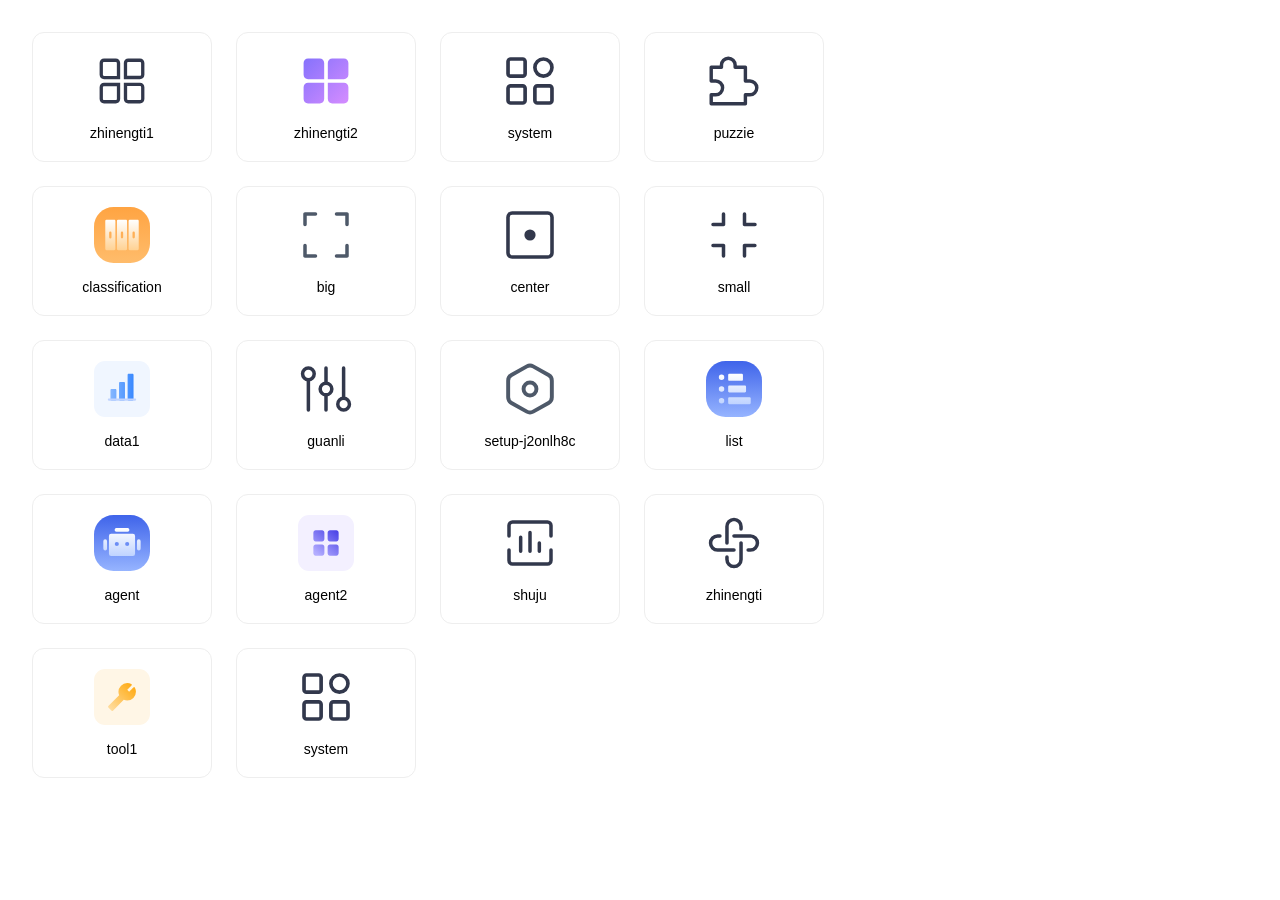
<file: icon-candidates-2.html>
<!doctype html><html><head><meta charset="utf-8"><script src="./reference/iconpark-41579.js"></script><style>body{font-family:-apple-system,BlinkMacSystemFont,"PingFang SC",sans-serif;padding:24px}.grid{display:grid;grid-template-columns:repeat(4,180px);gap:24px}.item{border:1px solid #eee;border-radius:12px;padding:20px;text-align:center}.name{margin-top:12px;font-size:14px}.iconpark-icon{width:56px;height:56px;color:#8d6bff}</style></head><body><div class="grid"><div class="item"><iconpark-icon name="zhinengti1" width="56px" height="56px"></iconpark-icon><div class="name">zhinengti1</div></div><div class="item"><iconpark-icon name="zhinengti2" width="56px" height="56px"></iconpark-icon><div class="name">zhinengti2</div></div><div class="item"><iconpark-icon name="system" width="56px" height="56px"></iconpark-icon><div class="name">system</div></div><div class="item"><iconpark-icon name="puzzie" width="56px" height="56px"></iconpark-icon><div class="name">puzzie</div></div><div class="item"><iconpark-icon name="classification" width="56px" height="56px"></iconpark-icon><div class="name">classification</div></div><div class="item"><iconpark-icon name="big" width="56px" height="56px"></iconpark-icon><div class="name">big</div></div><div class="item"><iconpark-icon name="center" width="56px" height="56px"></iconpark-icon><div class="name">center</div></div><div class="item"><iconpark-icon name="small" width="56px" height="56px"></iconpark-icon><div class="name">small</div></div><div class="item"><iconpark-icon name="data1" width="56px" height="56px"></iconpark-icon><div class="name">data1</div></div><div class="item"><iconpark-icon name="guanli" width="56px" height="56px"></iconpark-icon><div class="name">guanli</div></div><div class="item"><iconpark-icon name="setup-j2onlh8c" width="56px" height="56px"></iconpark-icon><div class="name">setup-j2onlh8c</div></div><div class="item"><iconpark-icon name="list" width="56px" height="56px"></iconpark-icon><div class="name">list</div></div><div class="item"><iconpark-icon name="agent" width="56px" height="56px"></iconpark-icon><div class="name">agent</div></div><div class="item"><iconpark-icon name="agent2" width="56px" height="56px"></iconpark-icon><div class="name">agent2</div></div><div class="item"><iconpark-icon name="shuju" width="56px" height="56px"></iconpark-icon><div class="name">shuju</div></div><div class="item"><iconpark-icon name="zhinengti" width="56px" height="56px"></iconpark-icon><div class="name">zhinengti</div></div><div class="item"><iconpark-icon name="tool1" width="56px" height="56px"></iconpark-icon><div class="name">tool1</div></div><div class="item"><iconpark-icon name="system" width="56px" height="56px"></iconpark-icon><div class="name">system</div></div></div></body></html>
</file>
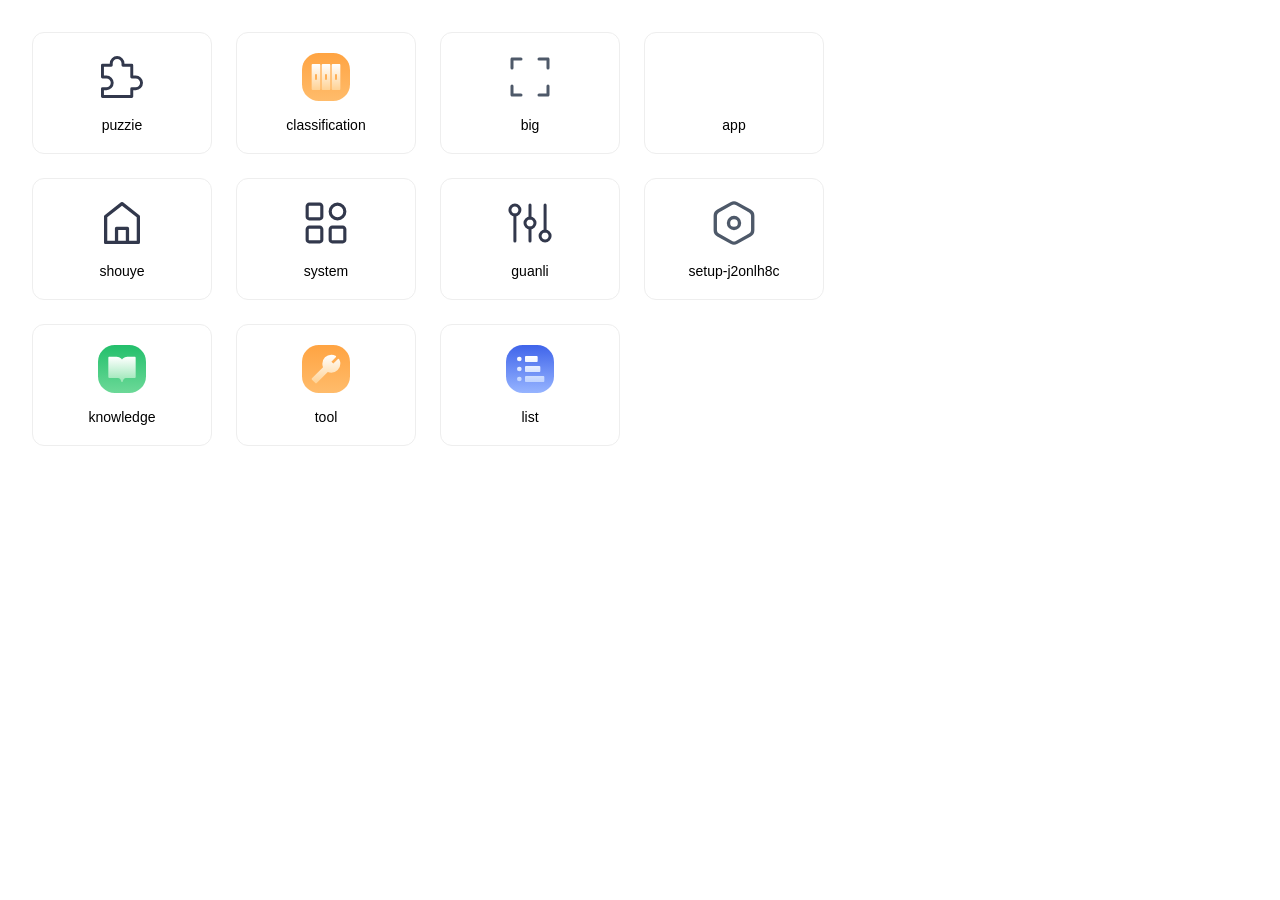
<file: icon-candidates.html>
<!doctype html><html><head><meta charset="utf-8"><script src="./reference/iconpark-41579.js"></script><style>body{font-family:-apple-system,BlinkMacSystemFont,"PingFang SC",sans-serif;padding:24px}.grid{display:grid;grid-template-columns:repeat(4,180px);gap:24px}.item{border:1px solid #eee;border-radius:12px;padding:20px;text-align:center}.name{margin-top:12px;font-size:14px}.iconpark-icon{width:48px;height:48px;color:#8d6bff}</style></head><body><div class="grid"><div class="item"><iconpark-icon name="puzzie" width="48px" height="48px"></iconpark-icon><div class="name">puzzie</div></div><div class="item"><iconpark-icon name="classification" width="48px" height="48px"></iconpark-icon><div class="name">classification</div></div><div class="item"><iconpark-icon name="big" width="48px" height="48px"></iconpark-icon><div class="name">big</div></div><div class="item"><iconpark-icon name="app" width="48px" height="48px"></iconpark-icon><div class="name">app</div></div><div class="item"><iconpark-icon name="shouye" width="48px" height="48px"></iconpark-icon><div class="name">shouye</div></div><div class="item"><iconpark-icon name="system" width="48px" height="48px"></iconpark-icon><div class="name">system</div></div><div class="item"><iconpark-icon name="guanli" width="48px" height="48px"></iconpark-icon><div class="name">guanli</div></div><div class="item"><iconpark-icon name="setup-j2onlh8c" width="48px" height="48px"></iconpark-icon><div class="name">setup-j2onlh8c</div></div><div class="item"><iconpark-icon name="knowledge" width="48px" height="48px"></iconpark-icon><div class="name">knowledge</div></div><div class="item"><iconpark-icon name="tool" width="48px" height="48px"></iconpark-icon><div class="name">tool</div></div><div class="item"><iconpark-icon name="list" width="48px" height="48px"></iconpark-icon><div class="name">list</div></div></div></body></html>
</file>
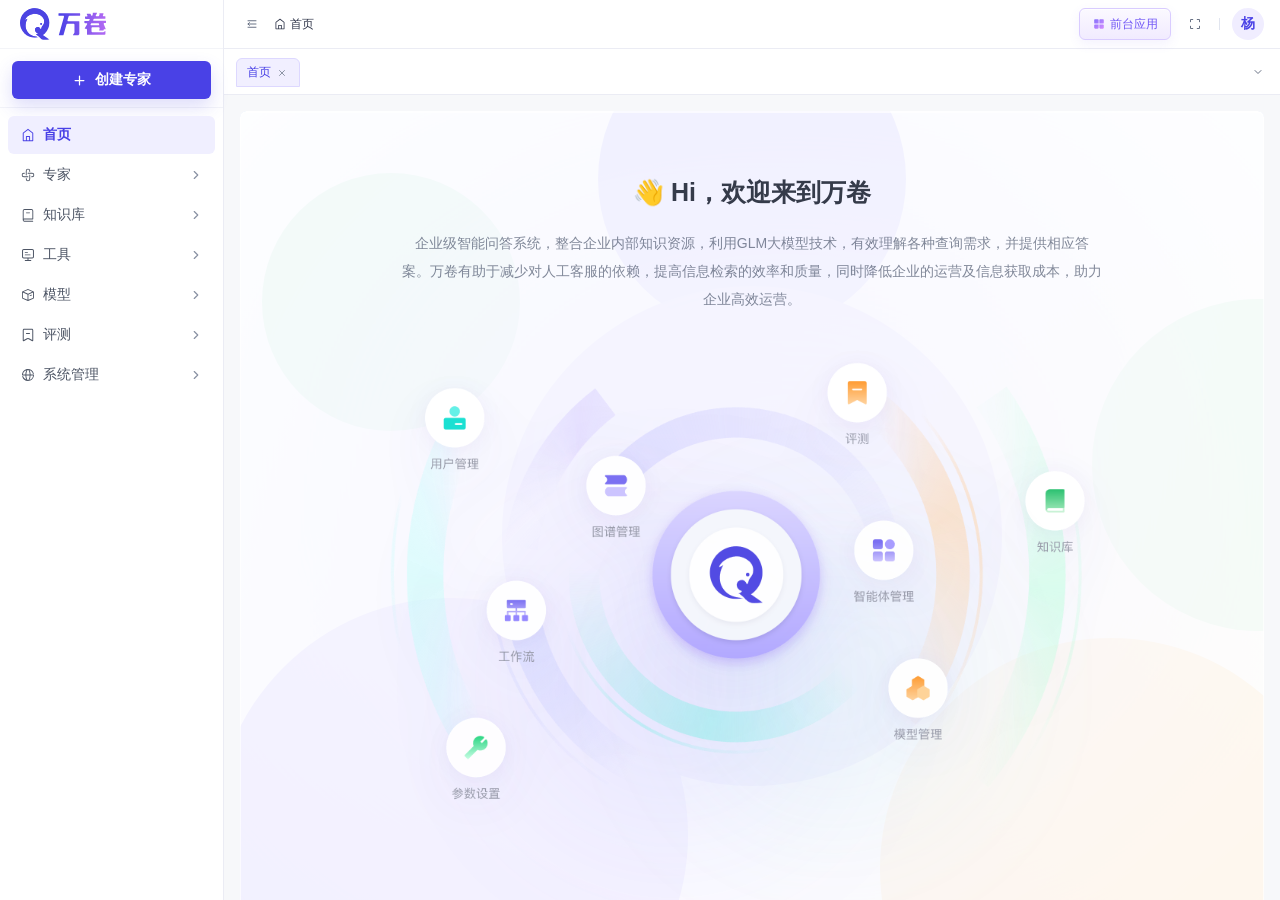
<file: 万卷系统.html>
<!doctype html>
<html lang="zh-CN">
  <head>
    <meta charset="UTF-8" />
    <meta name="viewport" content="width=device-width, initial-scale=1.0" />
    <title>万卷</title>
    <link rel="stylesheet" href="./styles.css" />
  </head>
  <body>
    <div id="app"></div>
    <div id="portal"></div>
    <script src="./reference/iconpark-41579.js"></script>
    <script src="./app.js"></script>
  </body>
</html>
</file>
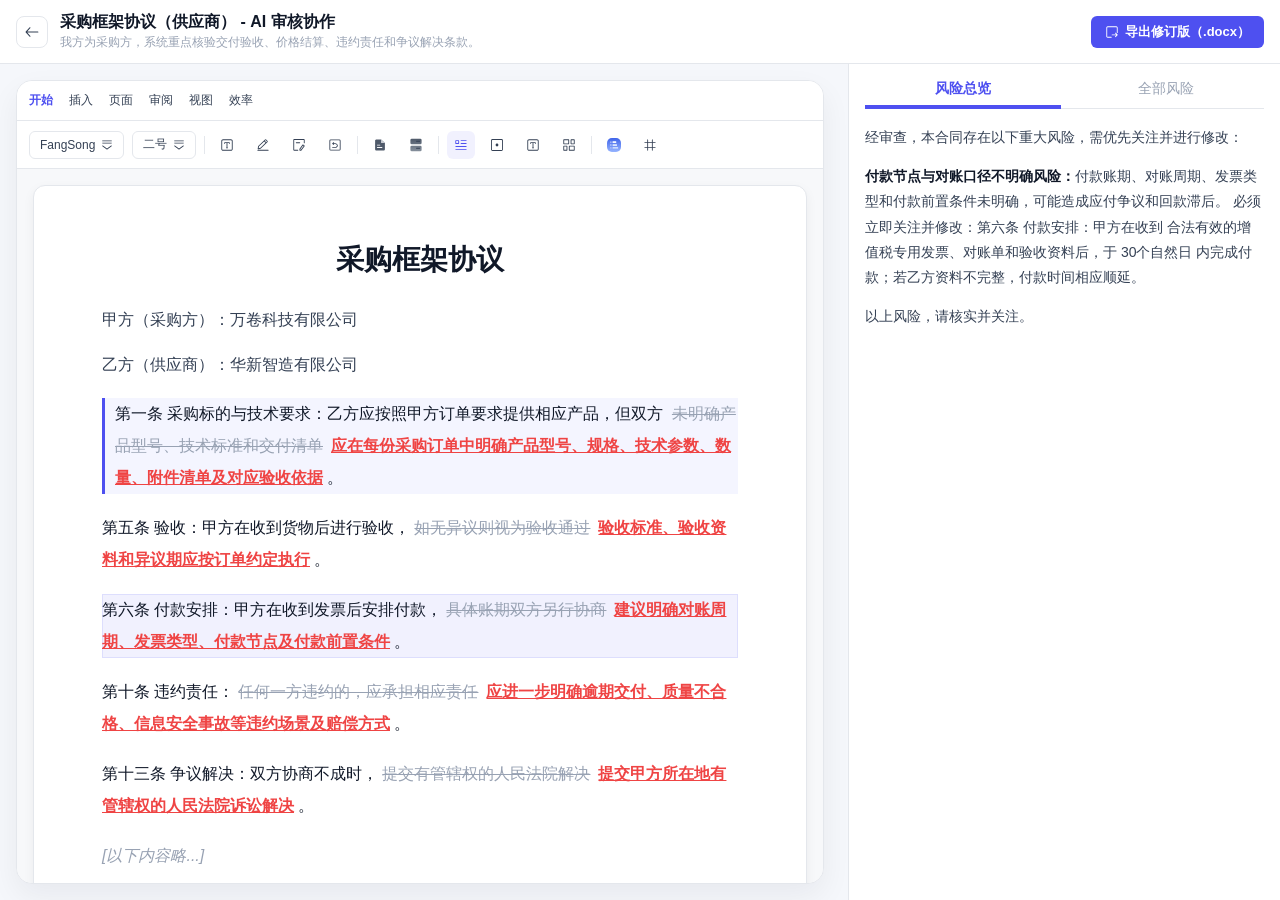
<file: 合同审核审核页.html>
<!DOCTYPE html>
<html lang="zh-CN">
<head>
    <meta charset="UTF-8">
    <meta name="viewport" content="width=device-width, initial-scale=1.0">
    <title>AI 合同审核协作</title>
    <script src="./reference/iconpark-41579.js"></script>
    <style>
        :root {
            --primary: #4e50f0;
            --primary-soft: rgba(78, 80, 240, 0.08);
            --primary-line: rgba(78, 80, 240, 0.18);
            --violet: #4e50f0;
            --text-1: #101828;
            --text-2: #344054;
            --text-3: #98a2b3;
            --line: #e4e7ec;
            --line-soft: #eef2f6;
            --bg-page: #f5f7fb;
            --shadow-sm: 0 4px 12px rgba(15, 23, 42, 0.05);
            --shadow-md: 0 12px 30px rgba(15, 23, 42, 0.06);
        }

        * {
            box-sizing: border-box;
        }

        html, body {
            margin: 0;
            min-height: 100%;
            font-family: "PingFang SC", "Microsoft YaHei", -apple-system, BlinkMacSystemFont, "Segoe UI", sans-serif;
            background: var(--bg-page);
            color: var(--text-1);
        }

        body {
            min-height: 100vh;
            overflow: hidden;
        }

        button,
        input {
            font: inherit;
        }

        iconpark-icon {
            display: inline-flex;
            align-items: center;
            justify-content: center;
            vertical-align: middle;
            flex: 0 0 auto;
        }

        .page {
            height: 100vh;
            display: flex;
            flex-direction: column;
            overflow: hidden;
        }

        .topbar {
            height: 64px;
            padding: 0 16px;
            display: flex;
            align-items: center;
            justify-content: space-between;
            background: #fff;
            border-bottom: 1px solid var(--line);
        }

        .topbar-left {
            display: flex;
            align-items: center;
            gap: 12px;
            min-width: 0;
        }

        .back-btn {
            width: 32px;
            height: 32px;
            border-radius: 8px;
            border: 1px solid var(--line);
            background: #fff;
            color: var(--text-2);
            display: inline-flex;
            align-items: center;
            justify-content: center;
            text-decoration: none;
        }

        .back-btn:hover,
        .export-btn:hover,
        .action-btn:hover,
        .apply-btn:hover,
        .ai-btn:hover,
        .close-btn:hover,
        .send-btn:hover,
        .ai-apply-btn:hover {
            box-shadow: 0 4px 12px rgba(15, 23, 42, 0.10);
        }

        .top-title {
            display: flex;
            flex-direction: column;
            gap: 2px;
            min-width: 0;
        }

        .top-title strong {
            font-size: 16px;
            line-height: 1.25;
            white-space: nowrap;
            overflow: hidden;
            text-overflow: ellipsis;
        }

        .top-title span {
            font-size: 12px;
            color: var(--text-3);
            white-space: nowrap;
            overflow: hidden;
            text-overflow: ellipsis;
        }

        .topbar-right {
            display: flex;
            align-items: center;
            gap: 8px;
        }

        .status-pill {
            height: 32px;
            padding: 0 12px;
            border-radius: 6px;
            border: none;
            background: #fff;
            font-size: 12px;
            font-weight: 500;
            color: var(--text-2);
            display: inline-flex;
            align-items: center;
            gap: 4px;
        }

        .export-btn {
            height: 32px;
            padding: 0 14px;
            border: none;
            border-radius: 6px;
            background: var(--primary);
            color: #fff;
            font-size: 13px;
            font-weight: 600;
            display: inline-flex;
            align-items: center;
            gap: 6px;
            cursor: pointer;
            transition: box-shadow 0.2s ease;
        }

        .workspace {
            flex: 1;
            min-height: 0;
            height: calc(100vh - 64px);
            display: grid;
            grid-template-columns: minmax(0, 1fr) 8px var(--audit-width, 432px) 8px var(--ai-width, 320px);
            overflow: hidden;
            align-items: stretch;
        }

        .workspace.ai-collapsed {
            grid-template-columns: minmax(0, 1fr) 8px var(--audit-width, 432px) 0 0;
        }

        .editor-panel {
            min-width: 0;
            padding: 16px;
            display: flex;
            flex-direction: column;
            min-height: 0;
        }

        .editor-shell {
            flex: 1;
            min-height: 0;
            border-radius: 16px;
            border: 1px solid var(--line);
            background: #fff;
            box-shadow: var(--shadow-md);
            display: flex;
            flex-direction: column;
            overflow: hidden;
        }

        .toolbar {
            height: 40px;
            padding: 0 12px;
            border-bottom: 1px solid var(--line);
            display: flex;
            align-items: center;
            gap: 16px;
            background: #fff;
            font-size: 12px;
            color: var(--text-2);
        }

        .toolbar .active {
            color: var(--primary);
            font-weight: 600;
        }

        .formatbar {
            min-height: 48px;
            padding: 8px 12px;
            border-bottom: 1px solid var(--line);
            display: flex;
            align-items: center;
            gap: 8px;
            flex-wrap: wrap;
            background: #fff;
        }

        .format-dd {
            height: 28px;
            padding: 0 10px;
            border-radius: 6px;
            border: 1px solid var(--line);
            background: #fff;
            font-size: 12px;
            color: var(--text-2);
            display: inline-flex;
            align-items: center;
            gap: 6px;
        }

        .format-btn {
            width: 28px;
            height: 28px;
            border-radius: 6px;
            border: none;
            background: transparent;
            color: var(--text-2);
            cursor: pointer;
        }

        .format-btn.active,
        .format-btn:hover {
            background: var(--primary-soft);
            color: var(--primary);
        }

        .format-sep {
            width: 1px;
            height: 18px;
            background: var(--line);
        }

        .canvas {
            flex: 1;
            min-height: 0;
            overflow: auto;
            background: #f7f8fa;
            padding: 16px;
        }

        .paper {
            width: 100%;
            max-width: 860px;
            min-height: 980px;
            margin: 0 auto;
            padding: 56px 68px 72px;
            border-radius: 12px;
            border: 1px solid var(--line);
            background: #fff;
            box-shadow: var(--shadow-sm);
        }

        .paper h2 {
            margin: 0 0 28px;
            text-align: center;
            font-size: 28px;
            line-height: 1.3;
        }

        .doc-meta {
            font-size: 16px;
            line-height: 1.8;
            margin-bottom: 10px;
            color: var(--text-2);
        }

        .doc-text {
            font-size: 16px;
            line-height: 2;
            margin: 18px 0;
            transition: 0.2s ease;
        }

        .doc-text.highlight {
            padding-left: 10px;
            border-left: 3px solid var(--primary);
            background: rgba(78, 80, 240, 0.06);
        }

        .doc-text.focused {
            border-left-color: var(--primary);
            background: rgba(78, 80, 240, 0.08);
            box-shadow: inset 0 0 0 1px rgba(78, 80, 240, 0.12);
        }

        .doc-text.locating {
            box-shadow: inset 0 0 0 1px rgba(78, 80, 240, 0.14), 0 0 0 6px rgba(78, 80, 240, 0.10);
        }

        .doc-placeholder {
            color: var(--text-3);
            font-style: italic;
        }

        .rev-del {
            margin: 0 4px;
            color: #98a2b3;
            text-decoration: line-through;
        }

        .rev-add {
            margin: 0 4px;
            color: #ef4444;
            text-decoration: underline;
            font-weight: 600;
        }

        .resize-handle {
            width: 8px;
            cursor: col-resize;
            position: relative;
            background: transparent;
        }

        .resize-handle::before {
            content: "";
            position: absolute;
            top: 0;
            bottom: 0;
            left: 3px;
            width: 2px;
            background: transparent;
            transition: background 0.2s ease;
        }

        .resize-handle:hover::before,
        .resize-handle.is-dragging::before {
            background: rgba(78, 80, 240, 0.35);
        }

        .audit-panel,
        .ai-panel {
            min-width: 0;
            background: #fff;
            border-left: 1px solid var(--line);
            display: grid;
            min-height: 0;
            height: 100%;
            overflow: hidden;
            align-self: stretch;
        }

        .audit-panel {
            min-width: 404px;
            grid-template-rows: auto minmax(0, 1fr);
        }

        .ai-panel {
            min-width: 300px;
            grid-template-rows: auto minmax(0, 1fr) auto;
        }

        .workspace.ai-collapsed .ai-panel,
        .workspace.ai-collapsed #aiResize {
            display: none;
        }

        .panel-head {
            padding: 16px 16px 0;
            flex: 0 0 auto;
        }

        .audit-view-tabs {
            position: relative;
            display: grid;
            grid-template-columns: repeat(2, minmax(0, 1fr));
            gap: 8px;
            border-bottom: 1px solid var(--line);
        }

        .audit-view-tab {
            appearance: none;
            position: relative;
            display: flex;
            align-items: flex-start;
            justify-content: center;
            height: 28px;
            padding: 0;
            border: none;
            background: transparent;
            color: var(--text-3);
            font-size: 14px;
            font-weight: 400;
            line-height: 16px;
            cursor: pointer;
            transition: 0.2s ease;
        }

        .audit-view-tab::after {
            content: "";
            position: absolute;
            right: 0;
            bottom: -1px;
            left: 0;
            height: 4px;
            background: transparent;
            transition: background 0.2s ease;
        }

        .audit-view-tab.active {
            color: var(--primary);
            font-weight: 600;
        }

        .audit-view-tab.active::after {
            background: var(--primary);
        }

        .audit-body {
            min-height: 0;
            overflow: hidden;
            display: grid;
        }

        .audit-view-panel {
            min-height: 0;
            overflow: hidden;
            display: flex;
            flex-direction: column;
        }

        .audit-view-panel.is-hidden {
            display: none;
        }

        .risk-overview-panel {
            padding: 16px 16px 16px;
            overflow-y: auto;
            overflow-x: hidden;
        }

        .risk-overview-copy {
            color: var(--text-2);
            font-size: 14px;
            line-height: 1.8;
        }

        .risk-overview-copy p {
            margin: 0 0 14px;
        }

        .risk-overview-copy p:last-child {
            margin-bottom: 0;
        }

        .risk-overview-copy strong {
            color: var(--text-1);
            font-weight: 700;
        }

        .risk-overview-empty {
            border-radius: 12px;
            border: 1px solid var(--line);
            background: #fff;
            padding: 16px;
            color: var(--text-3);
            font-size: 12px;
            line-height: 1.7;
        }

        .risk-summary {
            display: grid;
            grid-template-columns: repeat(3, minmax(0, 1fr));
            gap: 8px;
            padding: 16px 16px 0;
        }

        .risk-summary-item {
            min-width: 0;
            display: grid;
            grid-template-columns: 24px minmax(0, 1fr);
            align-items: center;
            column-gap: 8px;
            padding: 12px;
            border-radius: 8px;
            border: 1px solid var(--line-soft);
            background: #fff;
            text-align: right;
            cursor: pointer;
            font: inherit;
            transition: 0.2s ease;
        }

        .risk-summary-item.high {
            background: linear-gradient(180deg, rgba(235, 68, 83, 0.02) 0%, rgba(235, 68, 83, 0.02) 2%, rgba(255, 255, 255, 0) 100%);
        }

        .risk-summary-item.mid {
            background: linear-gradient(180deg, rgba(235, 149, 68, 0.02) 0%, rgba(235, 149, 68, 0.02) 2%, rgba(255, 255, 255, 0) 100%);
        }

        .risk-summary-item.low {
            background: linear-gradient(180deg, rgba(26, 219, 132, 0.03) 0%, rgba(26, 219, 132, 0.03) 3%, rgba(255, 255, 255, 0) 100%);
        }

        .risk-summary-item:hover {
            border-color: var(--line-soft);
        }

        .risk-summary-item.active {
            border-color: #766BF2;
        }

        .risk-summary-label {
            display: block;
            min-width: 0;
            color: var(--text-3);
            font-size: 11px;
            line-height: 1.3;
            white-space: nowrap;
        }

        .risk-summary-icon {
            width: 24px;
            height: 24px;
            display: inline-flex;
            align-items: center;
            justify-content: center;
            flex: 0 0 auto;
        }

        .risk-summary-item.high .risk-summary-label {
            color: #d92d20;
        }

        .risk-summary-item.mid .risk-summary-label {
            color: #b54708;
        }

        .risk-summary-item.low .risk-summary-label {
            color: #16a36a;
        }

        .risk-summary-count {
            display: block;
            margin-top: 3px;
            color: var(--text-1);
            font-size: 16px;
            font-weight: 700;
            line-height: 1.1;
            text-align: right;
        }

        .risk-summary-content {
            min-width: 0;
            text-align: right;
        }

        .tabs {
            margin-top: 12px;
            margin-right: 16px;
            margin-left: 16px;
            display: flex;
            gap: 4px;
            flex-wrap: nowrap;
            padding: 4px;
            border-radius: 10px;
            background: #F7F8FA;
            border: 1px solid #EBECF4;
        }

        .tab {
            height: 28px;
            padding: 0 12px;
            border-radius: 6px;
            border: 1px solid transparent;
            background: transparent;
            color: var(--text-2);
            font-size: 12px;
            display: inline-flex;
            align-items: center;
            cursor: pointer;
            white-space: nowrap;
            transition: 0.2s ease;
        }

        .tab.active {
            color: var(--primary);
            border-color: rgba(78, 80, 240, 0.12);
            background: #fff;
            font-weight: 600;
            box-shadow: 0 4px 10px rgba(78, 80, 240, 0.10);
        }

        .tab:hover {
            color: var(--primary);
        }

        .risk-list {
            flex: 1;
            min-height: 0;
            height: 100%;
            overflow-y: auto;
            overflow-x: hidden;
            padding: 12px 16px 16px;
            display: flex;
            flex-direction: column;
            gap: 12px;
            overscroll-behavior: contain;
            scrollbar-gutter: stable;
            -webkit-overflow-scrolling: touch;
        }

        .risk-card {
            position: relative;
            border-radius: 12px;
            border: 1px solid var(--line);
            background: linear-gradient(180deg, #ffffff, #fcfbff);
            padding: 14px;
            box-shadow: 0 6px 18px rgba(15, 23, 42, 0.04);
            cursor: pointer;
            transition: 0.2s ease;
        }

        .risk-card:hover {
            border-color: rgba(78, 80, 240, 0.16);
            box-shadow: 0 12px 24px rgba(78, 80, 240, 0.08);
        }

        .risk-card.selected {
            border-color: var(--primary-line);
            background: linear-gradient(180deg, rgba(78, 80, 240, 0.08), rgba(255, 255, 255, 0.98));
            box-shadow: 0 16px 28px rgba(78, 80, 240, 0.12);
        }

        .risk-card.selected::before {
            content: "";
            position: absolute;
            left: -1px;
            top: 14px;
            bottom: 14px;
            width: 3px;
            border-radius: 0 6px 6px 0;
            background: var(--primary);
        }

        .risk-top {
            display: flex;
            align-items: flex-start;
            justify-content: space-between;
            gap: 12px;
            margin-bottom: 10px;
        }

        .risk-head-main {
            min-width: 0;
            flex: 1;
        }

        .risk-title-row {
            display: flex;
            align-items: center;
            gap: 8px;
            margin-bottom: 6px;
        }

        .risk-index {
            width: 22px;
            height: 22px;
            border-radius: 6px;
            background: var(--primary-soft);
            color: var(--primary);
            font-size: 11px;
            font-weight: 700;
            display: inline-flex;
            align-items: center;
            justify-content: center;
            flex: 0 0 auto;
            margin-top: 1px;
        }

        .risk-level-row {
            display: flex;
            align-items: center;
            gap: 8px;
            min-height: 22px;
            justify-content: flex-end;
            flex-wrap: wrap;
        }

        .risk-tag,
        .state-tag {
            height: 22px;
            padding: 0 8px;
            border-radius: 4px;
            font-size: 11px;
            display: inline-flex;
            align-items: center;
            white-space: nowrap;
            border: 1px solid transparent;
        }

        .risk-tag.high {
            color: #d92d20;
            background: #fff1f3;
            border-color: #fecdd3;
        }

        .risk-tag.mid {
            color: #b54708;
            background: #fff7e7;
            border-color: #fedf89;
        }

        .risk-tag.low {
            color: #027a48;
            background: #ecfdf3;
            border-color: #abefc6;
        }

        .state-tag.pending {
            color: #b54708;
            background: #fff7e7;
            border-color: #fedf89;
        }

        .state-tag.done {
            color: #027a48;
            background: #ecfdf3;
            border-color: #abefc6;
        }

        .state-tag.ignored {
            color: #667085;
            background: #f8fafc;
            border-color: #d0d5dd;
        }

        .risk-title {
            font-size: 14px;
            font-weight: 600;
            line-height: 1.5;
            margin: 0;
        }

        .risk-desc {
            font-size: 12px;
            line-height: 1.7;
            color: var(--text-2);
            margin-bottom: 10px;
        }

        .suggest-box {
            padding: 10px;
            border-radius: 10px;
            border: 1px dashed #b6e4c7;
            background: #f6fffb;
            font-size: 12px;
            line-height: 1.75;
            color: var(--text-2);
            margin-bottom: 10px;
        }

        .suggest-box strong {
            display: block;
            margin-bottom: 4px;
            color: var(--text-1);
        }

        .card-actions-row {
            display: grid;
            grid-template-columns: minmax(0, 1fr) auto;
            align-items: center;
            justify-content: space-between;
            gap: 12px;
            flex-wrap: nowrap;
        }

        .card-actions {
            display: flex;
            align-items: center;
            gap: 8px;
            flex-wrap: nowrap;
            white-space: nowrap;
            min-width: 0;
            overflow: visible;
        }

        .action-btn,
        .apply-btn,
        .ai-btn {
            height: 30px;
            padding: 0 8px;
            border-radius: 6px;
            font-size: 11px;
            display: inline-flex;
            align-items: center;
            justify-content: center;
            gap: 3px;
            cursor: pointer;
            white-space: nowrap;
            transition: box-shadow 0.2s ease;
            flex: 0 0 auto;
        }

        .action-btn {
            border: 1px solid var(--line);
            background: #fff;
            color: var(--text-2);
        }

        .action-btn:hover {
            color: var(--primary);
            border-color: rgba(78, 80, 240, 0.18);
            background: rgba(78, 80, 240, 0.06);
        }

        .apply-btn {
            border: none;
            background: var(--primary);
            color: #fff;
        }

        .action-btn.danger {
            border-color: #fda29b;
            color: #d92d20;
            background: #fff5f4;
        }

        .ai-btn {
            border: 1px solid rgba(78, 80, 240, 0.18);
            background: rgba(78, 80, 240, 0.06);
            color: var(--violet);
        }

        .ai-head {
            padding: 14px 12px;
            border-bottom: 1px solid var(--line);
            display: flex;
            align-items: center;
            justify-content: space-between;
            gap: 8px;
            flex: 0 0 auto;
        }

        .ai-title {
            min-width: 0;
        }

        .ai-title strong {
            display: block;
            margin-bottom: 4px;
            font-size: 14px;
        }

        .ai-title span {
            font-size: 12px;
            color: var(--text-3);
            line-height: 1.6;
            display: block;
        }

        .close-btn {
            width: 28px;
            height: 28px;
            border-radius: 6px;
            border: 1px solid var(--line);
            background: #fff;
            color: var(--text-2);
            cursor: pointer;
            transition: box-shadow 0.2s ease;
        }

        .ai-body {
            min-height: 0;
            height: 100%;
            overflow-y: auto;
            overflow-x: hidden;
            padding: 12px;
            display: flex;
            flex-direction: column;
            gap: 12px;
            overscroll-behavior: contain;
            scrollbar-gutter: stable;
            -webkit-overflow-scrolling: touch;
        }

        .ai-msg {
            display: flex;
            gap: 8px;
            align-items: flex-start;
        }

        .ai-msg.user {
            justify-content: flex-end;
        }

        .ai-avatar {
            width: 24px;
            height: 24px;
            border-radius: 6px;
            background: rgba(78, 80, 240, 0.10);
            color: var(--violet);
            display: inline-flex;
            align-items: center;
            justify-content: center;
            font-size: 12px;
            flex: 0 0 auto;
        }

        .ai-bubble {
            max-width: 100%;
            border-radius: 10px;
            border: 1px solid var(--line);
            background: #fff;
            padding: 10px;
            font-size: 12px;
            line-height: 1.75;
            color: var(--text-2);
        }

        .ai-msg.user .ai-bubble {
            background: var(--primary-soft);
            border-color: var(--primary-line);
        }

        .ai-revision {
            margin-top: 8px;
            padding: 10px;
            border-radius: 8px;
            border: 1px solid var(--primary-line);
            background: rgba(78, 80, 240, 0.06);
            color: var(--text-1);
            line-height: 1.8;
        }

        .ai-apply-row {
            margin-top: 8px;
            display: flex;
            justify-content: flex-end;
        }

        .ai-apply-btn {
            height: 28px;
            padding: 0 10px;
            border: none;
            border-radius: 6px;
            background: var(--primary);
            color: #fff;
            font-size: 12px;
            cursor: pointer;
            transition: box-shadow 0.2s ease;
        }

        .ai-footer {
            padding: 12px;
            border-top: 1px solid var(--line);
            background: #fff;
            flex: 0 0 auto;
            position: relative;
            z-index: 1;
            display: block;
        }

        .ai-input-box {
            height: 36px;
            border: 1px solid var(--line);
            border-radius: 6px;
            background: #fff;
            display: flex;
            align-items: center;
            gap: 8px;
            padding: 0 8px 0 10px;
        }

        .ai-input-box input {
            flex: 1;
            border: none;
            outline: none;
            background: transparent;
            font-size: 12px;
            color: var(--text-1);
        }

        .send-btn {
            width: 24px;
            height: 24px;
            border: none;
            border-radius: 6px;
            background: var(--primary-soft);
            color: var(--primary);
            cursor: pointer;
            transition: box-shadow 0.2s ease;
        }

        @media (max-width: 1500px) {
            .workspace {
                grid-template-columns: minmax(0, 1fr) 8px var(--audit-width, 416px) 8px var(--ai-width, 300px);
            }
        }
    </style>
</head>
<body>
    <div class="page">
        <header class="topbar">
            <div class="topbar-left">
                <a class="back-btn" href="./contract_review.html" aria-label="返回合同审核任务创建">
                    <iconpark-icon name="zuo" size="16" color="currentColor"></iconpark-icon>
                </a>
                <div class="top-title">
                    <strong id="docTitle">合同审核协作</strong>
                    <span id="docSubtitle">我方立场、系统重点核验点将在正文与审核建议中同步呈现。</span>
                </div>
            </div>
            <div class="topbar-right">
                <button id="exportBtn" class="export-btn" type="button"><iconpark-icon name="export" size="14" color="currentColor"></iconpark-icon> 导出修订版（.docx）</button>
            </div>
        </header>

        <div class="workspace ai-collapsed">
            <section class="editor-panel">
                <div class="editor-shell">
                    <div class="toolbar">
                        <span class="active">开始</span>
                        <span>插入</span>
                        <span>页面</span>
                        <span>审阅</span>
                        <span>视图</span>
                        <span>效率</span>
                    </div>

                    <div class="formatbar">
                        <div class="format-dd">FangSong <iconpark-icon name="drop-down" size="12" color="currentColor"></iconpark-icon></div>
                        <div class="format-dd">二号 <iconpark-icon name="drop-down" size="12" color="currentColor"></iconpark-icon></div>
                        <div class="format-sep"></div>
                        <button class="format-btn"><iconpark-icon name="text" size="14" color="currentColor"></iconpark-icon></button>
                        <button class="format-btn"><iconpark-icon name="edit" size="14" color="currentColor"></iconpark-icon></button>
                        <button class="format-btn"><iconpark-icon name="write" size="14" color="currentColor"></iconpark-icon></button>
                        <button class="format-btn"><iconpark-icon name="relog" size="14" color="currentColor"></iconpark-icon></button>
                        <div class="format-sep"></div>
                        <button class="format-btn"><iconpark-icon name="word" size="14" color="currentColor"></iconpark-icon></button>
                        <button class="format-btn"><iconpark-icon name="peizhi" size="14" color="currentColor"></iconpark-icon></button>
                        <div class="format-sep"></div>
                        <button class="format-btn active"><iconpark-icon name="paragraph" size="14" color="currentColor"></iconpark-icon></button>
                        <button class="format-btn"><iconpark-icon name="center" size="14" color="currentColor"></iconpark-icon></button>
                        <button class="format-btn"><iconpark-icon name="text" size="14" color="currentColor"></iconpark-icon></button>
                        <button class="format-btn"><iconpark-icon name="layout" size="14" color="currentColor"></iconpark-icon></button>
                        <div class="format-sep"></div>
                        <button class="format-btn"><iconpark-icon name="list" size="14" color="currentColor"></iconpark-icon></button>
                        <button class="format-btn"><iconpark-icon name="number" size="14" color="currentColor"></iconpark-icon></button>
                    </div>

                    <div class="canvas">
                        <article id="paper" class="paper"></article>
                    </div>
                </div>
            </section>

            <div id="auditResize" class="resize-handle" aria-hidden="true"></div>

            <aside class="audit-panel">
                <div class="panel-head">
                    <div class="audit-view-tabs" role="tablist" aria-label="审核视图切换">
                        <button class="audit-view-tab active" type="button" role="tab" aria-selected="true" data-audit-view="overview">风险总览</button>
                        <button class="audit-view-tab" type="button" role="tab" aria-selected="false" data-audit-view="all">全部风险</button>
                    </div>
                </div>
                <div class="audit-body">
                    <section id="riskOverview" class="audit-view-panel risk-overview-panel" role="tabpanel"></section>
                    <section id="riskAllView" class="audit-view-panel is-hidden" role="tabpanel">
                        <div id="riskSummary" class="risk-summary" aria-label="风险等级汇总">
                            <button class="risk-summary-item high" type="button" data-level-filter="high" aria-pressed="false">
                                <iconpark-icon class="risk-summary-icon" name="maximum" size="24" color="currentColor"></iconpark-icon>
                                <span class="risk-summary-content">
                                    <span class="risk-summary-label">高风险</span>
                                    <strong class="risk-summary-count" data-level-count="high">0</strong>
                                </span>
                            </button>
                            <button class="risk-summary-item mid" type="button" data-level-filter="mid" aria-pressed="false">
                                <iconpark-icon class="risk-summary-icon" name="average" size="24" color="currentColor"></iconpark-icon>
                                <span class="risk-summary-content">
                                    <span class="risk-summary-label">中风险</span>
                                    <strong class="risk-summary-count" data-level-count="mid">0</strong>
                                </span>
                            </button>
                            <button class="risk-summary-item low" type="button" data-level-filter="low" aria-pressed="false">
                                <iconpark-icon class="risk-summary-icon" name="minimum1" size="24" color="currentColor"></iconpark-icon>
                                <span class="risk-summary-content">
                                    <span class="risk-summary-label">低风险</span>
                                    <strong class="risk-summary-count" data-level-count="low">0</strong>
                                </span>
                            </button>
                        </div>
                        <div class="tabs">
                            <span class="tab active" data-filter="all">全部 3</span>
                            <span class="tab" data-filter="pending">待处理 1</span>
                            <span class="tab" data-filter="done">已处理 1</span>
                            <span class="tab" data-filter="ignored">已忽略 1</span>
                        </div>
                        <div id="riskList" class="risk-list"></div>
                    </section>
                </div>
            </aside>

            <div id="aiResize" class="resize-handle" aria-hidden="true"></div>

            <aside class="ai-panel">
                <div class="ai-head">
                    <div class="ai-title">
                        <strong>AI 修订优化</strong>
                        <span id="aiTitle">对当前条款的修改建议进行进一步润色与增强</span>
                    </div>
                    <button id="aiClose" class="close-btn" type="button"><iconpark-icon name="clouse" size="14" color="currentColor"></iconpark-icon></button>
                </div>

                <div id="aiBody" class="ai-body">
                    <div class="ai-msg">
                        <div class="ai-avatar"><iconpark-icon name="agent" size="14" color="currentColor"></iconpark-icon></div>
                        <div class="ai-bubble">我可以进一步优化当前条款建议，让它更符合正式合同表达，也可以强化责任边界、时限和前置条件。</div>
                    </div>
                </div>

                <div class="ai-footer">
                    <div class="ai-input-box">
                        <input id="aiInput" type="text" placeholder="例如：请保持正式、可执行，并补足关键节点">
                        <button id="aiSend" class="send-btn" type="button"><iconpark-icon name="send" size="14" color="currentColor"></iconpark-icon></button>
                    </div>
                </div>
            </aside>
        </div>
    </div>

    <script>
        const ip = (name, size = 14) => `<iconpark-icon name="${name}" size="${size}" color="currentColor"></iconpark-icon>`;
        const cardIp = (name) => ip(name, 12);

        const CONTRACT_DATA = {
            rental: {
                match: ['租房', '租赁'],
                pageTitle: '项目广州租房合同',
                subtitle: '我方为承租方，系统重点核验标的信息、租金支付、押金和争议解决条款。',
                docTitle: '房屋租赁合同',
                parties: [
                    '甲方（出租方）：张三',
                    '乙方（承租方）：李四'
                ],
                clauses: [
                    { id: 'target-clause', cls: 'doc-text highlight', html: '第一条 房屋基本情况：该房屋建筑面积为 <span class="rev-del">待补充</span><span class="rev-add">120.5</span> 平方米，用途为 <span class="rev-add">居住</span>，结构为 <span class="rev-add">钢筋混凝土</span>。' },
                    { id: 'lease-clause', cls: 'doc-text', html: '第二条 租赁期限：租赁期自 2026年5月1日起至 2027年4月30日止。' },
                    { id: 'rent-clause', cls: 'doc-text', html: '第三条 租金及支付方式：每月租金为人民币 5000 元。' },
                    { id: 'deposit-clause', cls: 'doc-text', html: '第四条 押金说明：<span class="rev-del">双方协商确定</span><span class="rev-add">押金为壹万圆整（¥10,000.00）</span>，租赁期满后退还。' },
                    { id: 'dispute-clause', cls: 'doc-text', html: '争议解决：<span class="rev-del">提交有管辖权的人民法院处理</span><span class="rev-add">提交甲方住所地有管辖权的人民法院诉讼解决</span>。' },
                    { id: 'placeholder', cls: 'doc-text doc-placeholder', html: '[以下内容略...]' }
                ],
                risks: [
                    {
                        index: '1',
                        level: 'high',
                        title: '合同标的信息不明确',
                        status: 'pending',
                        anchor: 'target-clause',
                        desc: '风险分析：房屋地址、面积、用途等关键要素缺失，可能导致合同无法实际履行。',
                        suggestion: '第一条 房屋基本情况：该房屋建筑面积为 <span class="rev-del">待补充</span><span class="rev-add">120.5</span> 平方米，用途为 <span class="rev-add">居住</span>，结构为 <span class="rev-add">钢筋混凝土</span>。',
                        ai: '第一条 房屋基本情况：该房屋位于 <span class="rev-add">广州市天河区____号</span>，建筑面积为 <span class="rev-add">120.5</span> 平方米，用途为 <span class="rev-add">居住</span>，结构为 <span class="rev-add">钢筋混凝土</span>，房屋权属证明编号为 <span class="rev-add">________</span>。'
                    },
                    {
                        index: '2',
                        level: 'mid',
                        title: '押金条款模糊',
                        status: 'done',
                        anchor: 'deposit-clause',
                        desc: '风险分析：未明确具体押金金额和返还时限，容易产生结算纠纷。',
                        suggestion: '第四条 押金说明：<span class="rev-del">双方协商确定</span><span class="rev-add">押金为壹万圆整（¥10,000.00）</span>，乙方应于签署本合同之日一次性支付，租赁期满且无违约情形的，甲方应在 <span class="rev-add">7</span> 个工作日内无息退还押金余额。',
                        ai: '第四条 押金说明：<span class="rev-del">双方协商确定</span><span class="rev-add">押金为壹万圆整（¥10,000.00）</span>，乙方应于签署本合同之日一次性支付；租赁期满且无违约情形的，甲方应在 <span class="rev-add">7</span> 个工作日内无息退还押金余额。'
                    },
                    {
                        index: '3',
                        level: 'low',
                        title: '争议解决条款表述不规范',
                        status: 'ignored',
                        anchor: 'dispute-clause',
                        desc: '风险分析：争议解决条款表述不完整，但对本次交易影响较小，建议根据业务情况补充完善。',
                        suggestion: '争议解决：因本合同履行产生的争议，双方应先友好协商；协商不成的，<span class="rev-del">提交有管辖权的人民法院处理</span><span class="rev-add">提交甲方住所地有管辖权的人民法院诉讼解决</span>。本合同的订立、效力、解释、履行及争议解决均适用 <span class="rev-add">中华人民共和国法律</span>。',
                        ai: '争议解决：因本合同履行产生的争议，双方应先友好协商；协商不成的，提交 <span class="rev-add">甲方住所地有管辖权的人民法院</span> 诉讼解决。本合同适用 <span class="rev-add">中华人民共和国法律</span>。'
                    }
                ]
            },
            procurement: {
                match: ['采购框架', '供应商'],
                pageTitle: '采购框架协议（供应商）',
                subtitle: '我方为采购方，系统重点核验交付验收、价格结算、违约责任和争议解决条款。',
                docTitle: '采购框架协议',
                parties: [
                    '甲方（采购方）：万卷科技有限公司',
                    '乙方（供应商）：华新智造有限公司'
                ],
                clauses: [
                    { id: 'scope-clause', cls: 'doc-text highlight', html: '第一条 采购标的与技术要求：乙方应按照甲方订单要求提供相应产品，但双方 <span class="rev-del">未明确产品型号、技术标准和交付清单</span><span class="rev-add">应在每份采购订单中明确产品型号、规格、技术参数、数量、附件清单及对应验收依据</span>。' },
                    { id: 'acceptance-clause', cls: 'doc-text', html: '第五条 验收：甲方在收到货物后进行验收，<span class="rev-del">如无异议则视为验收通过</span><span class="rev-add">验收标准、验收资料和异议期应按订单约定执行</span>。' },
                    { id: 'payment-clause', cls: 'doc-text', html: '第六条 付款安排：甲方在收到发票后安排付款，<span class="rev-del">具体账期双方另行协商</span><span class="rev-add">建议明确对账周期、发票类型、付款节点及付款前置条件</span>。' },
                    { id: 'liability-clause', cls: 'doc-text', html: '第十条 违约责任：<span class="rev-del">任何一方违约的，应承担相应责任</span><span class="rev-add">应进一步明确逾期交付、质量不合格、信息安全事故等违约场景及赔偿方式</span>。' },
                    { id: 'dispute-clause', cls: 'doc-text', html: '第十三条 争议解决：双方协商不成时，<span class="rev-del">提交有管辖权的人民法院解决</span><span class="rev-add">提交甲方所在地有管辖权的人民法院诉讼解决</span>。' },
                    { id: 'placeholder', cls: 'doc-text doc-placeholder', html: '[以下内容略...]' }
                ],
                risks: [
                    {
                        index: '1',
                        level: 'high',
                        title: '付款节点与对账口径不明确',
                        status: 'pending',
                        anchor: 'payment-clause',
                        desc: '风险分析：付款账期、对账周期、发票类型和付款前置条件未明确，可能造成应付争议和回款滞后。',
                        suggestion: '第六条 付款安排：甲方在收到 <span class="rev-add">合法有效的增值税专用发票</span>、对账单和验收资料后，于 <span class="rev-add">30个自然日</span> 内完成付款；若乙方资料不完整，付款时间相应顺延。',
                        ai: '第六条 付款安排：甲方在收到乙方提交的 <span class="rev-add">合法有效的增值税专用发票、双方确认的对账单及对应验收合格资料</span> 后，于 <span class="rev-add">30个自然日</span> 内完成付款；如乙方资料不完整，甲方有权暂缓付款，且不视为违约。'
                    },
                    {
                        index: '2',
                        level: 'mid',
                        title: '验收标准缺失',
                        status: 'done',
                        anchor: 'acceptance-clause',
                        desc: '风险分析：未明确验收标准和异议期限，可能导致质量争议和责任不清。',
                        suggestion: '第五条 验收：甲方应依据采购订单、技术规格书及交付清单进行验收；乙方应配合提供检验报告、合格证明等资料，甲方在 <span class="rev-add">7个工作日</span> 内提出书面异议，逾期未提出不当然视为放弃质量索赔权。',
                        ai: '第五条 验收：甲方应依据采购订单、技术规格书、样品标准及交付清单进行验收。乙方应同步提交检验报告、合格证明、质保文件等资料；甲方在 <span class="rev-add">7个工作日</span> 内提出书面异议。'
                    },
                    {
                        index: '3',
                        level: 'low',
                        title: '争议解决约定偏弱',
                        status: 'ignored',
                        anchor: 'dispute-clause',
                        desc: '风险分析：争议解决法院未明确偏向我方所在地，对供应商协议仍建议补强，但优先级低于付款和验收条款。',
                        suggestion: '第十三条 争议解决：双方协商不成时，<span class="rev-del">提交有管辖权的人民法院解决</span><span class="rev-add">提交甲方所在地有管辖权的人民法院诉讼解决</span>，本协议适用中华人民共和国法律。',
                        ai: '第十三条 争议解决：双方协商不成时，提交 <span class="rev-add">甲方所在地有管辖权的人民法院</span> 诉讼解决，本协议适用 <span class="rev-add">中华人民共和国法律</span>。'
                    }
                ]
            }
        };

        function pickContractData(name) {
            const value = String(name || '').trim();
            if (!value) return CONTRACT_DATA.procurement;
            return Object.values(CONTRACT_DATA).find((item) => item.match.some((keyword) => value.includes(keyword))) || CONTRACT_DATA.procurement;
        }

        const params = new URLSearchParams(window.location.search);
        const requestedContract = params.get('contract') || '';
        const data = pickContractData(requestedContract);
        const root = document.documentElement;
        const paper = document.getElementById('paper');
        const riskList = document.getElementById('riskList');
        const riskSummary = document.getElementById('riskSummary');
        const riskOverview = document.getElementById('riskOverview');
        const docTitle = document.getElementById('docTitle');
        const docSubtitle = document.getElementById('docSubtitle');
        const exportBtn = document.getElementById('exportBtn');
        const auditViewTabs = Array.from(document.querySelectorAll('.audit-view-tab'));
        const auditViewPanels = {
            overview: document.getElementById('riskOverview'),
            all: document.getElementById('riskAllView')
        };
        const tabs = Array.from(document.querySelectorAll('.tab'));
        const aiBody = document.getElementById('aiBody');
        const aiInput = document.getElementById('aiInput');
        const aiSend = document.getElementById('aiSend');
        const aiClose = document.getElementById('aiClose');
        const aiTitle = document.getElementById('aiTitle');
        const auditResize = document.getElementById('auditResize');
        const aiResize = document.getElementById('aiResize');

        let riskCards = [];
        let currentFilter = 'all';
        let currentLevelFilter = '';
        let currentAiCard = null;
        let dragState = null;

        function renderPaper() {
            const realTitle = requestedContract || data.pageTitle;
            docTitle.textContent = `${realTitle} - AI 审核协作`;
            docSubtitle.textContent = data.subtitle;
            document.title = `${realTitle} - AI 审核协作`;

            const parts = [`<h2>${data.docTitle}</h2>`];
            data.parties.forEach((item) => {
                parts.push(`<p class="doc-meta">${item}</p>`);
            });
            data.clauses.forEach((item) => {
                parts.push(`<p id="${item.id}" class="${item.cls}">${item.html}</p>`);
            });
            paper.innerHTML = parts.join('');
        }

        function toPlainText(html) {
            const template = document.createElement('template');
            template.innerHTML = html || '';
            return (template.content.textContent || '').replace(/\s+/g, ' ').trim();
        }

        function escapeHtml(text) {
            return String(text || '').replace(/[&<>"']/g, (char) => ({
                '&': '&amp;',
                '<': '&lt;',
                '>': '&gt;',
                '"': '&quot;',
                "'": '&#39;'
            })[char]);
        }

        function renderRiskOverview() {
            const highRisks = data.risks.filter((risk) => risk.level === 'high');
            if (!riskOverview) return;
            if (!highRisks.length) {
                riskOverview.innerHTML = '<div class="risk-overview-empty">当前未发现高风险问题。</div>';
                return;
            }
            const riskParagraphs = highRisks.map((risk) => {
                const overview = String(risk.desc || '').replace(/^风险分析：/, '');
                const suggestion = toPlainText(risk.suggestion);
                return `
                    <p><strong>${escapeHtml(risk.title)}风险：</strong>${escapeHtml(overview)}${suggestion ? ` 必须立即关注并修改：${escapeHtml(suggestion)}` : ''}</p>
                `;
            }).join('');
            riskOverview.innerHTML = `
                <div class="risk-overview-copy">
                    <p>经审查，本合同存在以下重大风险，需优先关注并进行修改：</p>
                    ${riskParagraphs}
                    <p>以上风险，请核实并关注。</p>
                </div>
            `;
        }

        function renderRiskCards() {
            riskList.innerHTML = '';
            data.risks.forEach((risk) => {
                const card = document.createElement('div');
                card.className = 'risk-card';
                card.dataset.status = risk.status;
                card.dataset.level = risk.level;
                card.dataset.anchor = risk.anchor;
                card.dataset.suggestion = risk.suggestion;
                card.dataset.ai = risk.ai;
                card.innerHTML = `
                    <div class="risk-top">
                        <div class="risk-head-main">
                            <div class="risk-title-row">
                                <span class="risk-index">${risk.index}</span>
                                <div class="risk-title">${risk.title}</div>
                            </div>
                        </div>
                        <div class="risk-level-row">
                            <span class="risk-tag ${risk.level}">${risk.level === 'high' ? '高风险' : risk.level === 'mid' ? '中风险' : '低风险'}</span>
                            <span class="state-tag ${risk.status}">${risk.status === 'pending' ? '待处理' : risk.status === 'done' ? '已处理' : '已忽略'}</span>
                        </div>
                    </div>
                    <div class="risk-desc">${risk.desc}</div>
                    <div class="suggest-box"><strong>建议修订内容：</strong>${risk.suggestion}</div>
                    <div class="card-actions-row">
                        <div class="card-actions"></div>
                        <button class="ai-btn" type="button" data-ai="1">${cardIp('ai')} AI优化</button>
                    </div>
                `;
                riskList.appendChild(card);
            });

            riskCards = Array.from(riskList.querySelectorAll('.risk-card'));
            riskCards.forEach((card) => renderCardActions(card, card.dataset.status || 'pending'));
        }

        function updateRiskSummaryCounts() {
            const counts = { high: 0, mid: 0, low: 0 };
            riskCards.forEach((card) => {
                const level = card.dataset.level || '';
                if (Object.prototype.hasOwnProperty.call(counts, level)) {
                    counts[level] += 1;
                }
            });
            riskSummary?.querySelectorAll('[data-level-count]').forEach((item) => {
                const level = item.dataset.levelCount || '';
                item.textContent = String(counts[level] || 0);
            });
        }

        function updateLevelFilterState() {
            riskSummary?.querySelectorAll('[data-level-filter]').forEach((item) => {
                const active = item.dataset.levelFilter === currentLevelFilter;
                item.classList.toggle('active', active);
                item.setAttribute('aria-pressed', active ? 'true' : 'false');
            });
        }

        function renderCardActions(card, status) {
            const actions = card.querySelector('.card-actions');
            if (!actions) return;
            if (status === 'done') {
                actions.innerHTML = `
                    <button class="action-btn" type="button" data-action="locate">${cardIp('search')} 定位</button>
                    <button class="action-btn danger" type="button" data-action="revert">${cardIp('relog')} 撤回修改</button>
                    <button class="action-btn" type="button" data-action="comment">${cardIp('edit')} 批注</button>
                `;
                return;
            }
            if (status === 'ignored') {
                actions.innerHTML = `
                    <button class="action-btn" type="button" data-action="locate">${cardIp('search')} 定位</button>
                    <button class="apply-btn" type="button" data-action="apply">${cardIp('yes')} 同意修改</button>
                    <button class="action-btn" type="button" data-action="comment">${cardIp('edit')} 批注</button>
                    <button class="action-btn" type="button" data-action="unignore">${cardIp('eyes')} 取消忽略</button>
                `;
                return;
            }
            actions.innerHTML = `
                <button class="action-btn" type="button" data-action="locate">${cardIp('search')} 定位</button>
                <button class="apply-btn" type="button" data-action="apply">${cardIp('yes')} 同意修改</button>
                <button class="action-btn" type="button" data-action="comment">${cardIp('edit')} 批注</button>
                <button class="action-btn" type="button" data-action="ignore">${cardIp('eyes1')} 忽略</button>
            `;
        }

        function focusClause(anchorId) {
            document.querySelectorAll('.doc-text.focused').forEach((el) => el.classList.remove('focused'));
            const target = anchorId ? document.getElementById(anchorId) : null;
            if (target) target.classList.add('focused');
        }

        function selectCard(card) {
            riskCards.forEach((item) => item.classList.remove('selected'));
            if (!card) return;
            card.classList.add('selected');
            focusClause(card.dataset.anchor || '');
        }

        function locateCard(card) {
            const anchorId = card.dataset.anchor || '';
            const target = anchorId ? document.getElementById(anchorId) : null;
            if (!target) {
                alert('未找到对应条款位置');
                return;
            }
            selectCard(card);
            target.scrollIntoView({ behavior: 'smooth', block: 'center' });
            target.classList.add('locating');
            window.setTimeout(() => target.classList.remove('locating'), 900);
        }

        function applyRevision(card, html) {
            const anchorId = card.dataset.anchor || '';
            const target = anchorId ? document.getElementById(anchorId) : null;
            if (!target) {
                alert('未找到对应条款位置');
                return false;
            }
            if (!card.dataset.beforeHtml) card.dataset.beforeHtml = target.innerHTML;
            target.innerHTML = html;
            return true;
        }

        function revertRevision(card) {
            const anchorId = card.dataset.anchor || '';
            const target = anchorId ? document.getElementById(anchorId) : null;
            if (!target || !card.dataset.beforeHtml) {
                alert('没有可撤回的修改记录');
                return false;
            }
            target.innerHTML = card.dataset.beforeHtml;
            delete card.dataset.beforeHtml;
            return true;
        }

        function updateTabCounts() {
            const total = riskCards.length;
            const pending = riskCards.filter((card) => card.dataset.status === 'pending').length;
            const done = riskCards.filter((card) => card.dataset.status === 'done').length;
            const ignored = riskCards.filter((card) => card.dataset.status === 'ignored').length;
            tabs.forEach((tab) => {
                const filter = tab.dataset.filter || 'all';
                const label = filter === 'all' ? '全部' : filter === 'pending' ? '待处理' : filter === 'done' ? '已处理' : '已忽略';
                const count = filter === 'all' ? total : filter === 'pending' ? pending : filter === 'done' ? done : ignored;
                tab.textContent = `${label} ${count}`;
            });
        }

        function applyFilter(filter) {
            currentFilter = filter;
            tabs.forEach((tab) => tab.classList.toggle('active', (tab.dataset.filter || 'all') === filter));
            riskCards.forEach((card) => {
                const matchesStatus = filter === 'all' ? true : card.dataset.status === filter;
                const matchesLevel = currentLevelFilter ? card.dataset.level === currentLevelFilter : true;
                const visible = matchesStatus && matchesLevel;
                card.style.display = visible ? '' : 'none';
            });
            updateLevelFilterState();
            const firstVisible = riskCards.find((card) => card.style.display !== 'none');
            if (firstVisible) {
                selectCard(firstVisible);
            } else {
                riskCards.forEach((item) => item.classList.remove('selected'));
                document.querySelectorAll('.doc-text.focused').forEach((el) => el.classList.remove('focused'));
            }
        }

        function setAuditView(view) {
            const next = view === 'all' ? 'all' : 'overview';
            auditViewTabs.forEach((tab) => {
                const active = tab.dataset.auditView === next;
                tab.classList.toggle('active', active);
                tab.setAttribute('aria-selected', active ? 'true' : 'false');
            });
            Object.entries(auditViewPanels).forEach(([key, panel]) => {
                panel?.classList.toggle('is-hidden', key !== next);
            });
        }

        function pushAiMessage(text, isUser) {
            const wrap = document.createElement('div');
            wrap.className = `ai-msg${isUser ? ' user' : ''}`;
            if (isUser) {
                wrap.innerHTML = `<div class="ai-bubble">${text}</div>`;
            } else {
                wrap.innerHTML = `<div class="ai-avatar">${ip('agent')}</div><div class="ai-bubble">${text}</div>`;
            }
            aiBody.appendChild(wrap);
            aiBody.scrollTop = aiBody.scrollHeight;
        }

        function pushAiRevision(html) {
            const wrap = document.createElement('div');
            wrap.className = 'ai-msg';
            wrap.innerHTML = `
                <div class="ai-avatar">${ip('agent')}</div>
                <div class="ai-bubble">
                    我已生成可直接替换的修订版本：
                    <div class="ai-revision">${html}</div>
                    <div class="ai-apply-row"><button class="ai-apply-btn" type="button">同意修改</button></div>
                </div>
            `;
            aiBody.appendChild(wrap);
            aiBody.scrollTop = aiBody.scrollHeight;
        }

        function openAi(card) {
            currentAiCard = card;
            aiTitle.textContent = `当前优化：${card.querySelector('.risk-title')?.textContent || ''}`;
            document.querySelector('.workspace')?.classList.remove('ai-collapsed');
            selectCard(card);
        }

        tabs.forEach((tab) => {
            tab.addEventListener('click', () => applyFilter(tab.dataset.filter || 'all'));
        });

        auditViewTabs.forEach((tab) => {
            tab.addEventListener('click', () => setAuditView(tab.dataset.auditView || 'overview'));
        });

        riskSummary?.addEventListener('click', (e) => {
            const target = e.target;
            if (!(target instanceof HTMLElement)) return;
            const item = target.closest('[data-level-filter]');
            if (!item) return;
            const level = item.dataset.levelFilter || '';
            currentLevelFilter = currentLevelFilter === level ? '' : level;
            applyFilter(currentFilter);
        });

        riskList.addEventListener('click', (e) => {
            const target = e.target;
            if (!(target instanceof HTMLElement)) return;

            const aiBtn = target.closest('.ai-btn');
            if (aiBtn) {
                const card = aiBtn.closest('.risk-card');
                if (card) openAi(card);
                return;
            }

            const actionBtn = target.closest('[data-action]');
            if (actionBtn) {
                const card = actionBtn.closest('.risk-card');
                if (!card) return;
                const action = actionBtn.dataset.action || '';
                if (action === 'locate') {
                    locateCard(card);
                    return;
                }
                if (action === 'apply') {
                    const ok = applyRevision(card, card.dataset.suggestion || '');
                    if (!ok) return;
                    card.dataset.status = 'done';
                    renderCardActions(card, 'done');
                    updateTabCounts();
                    applyFilter(currentFilter);
                    return;
                }
                if (action === 'revert') {
                    const ok = revertRevision(card);
                    if (!ok) return;
                    card.dataset.status = 'pending';
                    renderCardActions(card, 'pending');
                    updateTabCounts();
                    applyFilter(currentFilter);
                    return;
                }
                if (action === 'ignore') {
                    card.dataset.status = 'ignored';
                    renderCardActions(card, 'ignored');
                    updateTabCounts();
                    applyFilter(currentFilter);
                    return;
                }
                if (action === 'unignore') {
                    card.dataset.status = 'pending';
                    renderCardActions(card, 'pending');
                    updateTabCounts();
                    applyFilter(currentFilter);
                    return;
                }
                if (action === 'comment') {
                    const value = window.prompt('输入批注内容：');
                    if (!value) return;
                    alert('批注已添加');
                    return;
                }
            }

            const card = target.closest('.risk-card');
            if (card) selectCard(card);
        });

        aiBody.addEventListener('click', (e) => {
            const target = e.target;
            if (!(target instanceof HTMLElement)) return;
            const applyBtn = target.closest('.ai-apply-btn');
            if (!applyBtn || !currentAiCard) return;
            const html = currentAiCard.dataset.ai || '';
            const ok = applyRevision(currentAiCard, html);
            if (!ok) return;
            currentAiCard.dataset.suggestion = html;
            const suggest = currentAiCard.querySelector('.suggest-box');
            if (suggest) suggest.innerHTML = `<strong>建议修订内容：</strong>${html}`;
            currentAiCard.dataset.status = 'done';
            renderCardActions(currentAiCard, 'done');
            updateTabCounts();
            applyFilter(currentFilter);
            applyBtn.disabled = true;
            applyBtn.textContent = '已采纳';
        });

        aiSend.addEventListener('click', () => {
            const text = (aiInput.value || '').trim();
            if (!text || !currentAiCard) return;
            pushAiMessage(text, true);
            aiInput.value = '';
            window.setTimeout(() => {
                pushAiRevision(currentAiCard.dataset.ai || '');
            }, 200);
        });

        aiInput.addEventListener('keydown', (e) => {
            if (e.key === 'Enter') {
                e.preventDefault();
                aiSend.click();
            }
        });

        aiClose.addEventListener('click', () => {
            document.querySelector('.workspace')?.classList.add('ai-collapsed');
            aiTitle.textContent = '对当前条款的修改建议进行进一步润色与增强';
        });

        exportBtn.addEventListener('click', () => {
            alert('修订版文档已生成，原型中以提示代替实际下载。');
        });

        document.querySelectorAll('.format-btn').forEach((btn) => {
            btn.addEventListener('click', () => {
                btn.classList.toggle('active');
            });
        });

        document.querySelectorAll('.toolbar span').forEach((item) => {
            item.addEventListener('click', () => {
                document.querySelectorAll('.toolbar span').forEach((node) => node.classList.remove('active'));
                item.classList.add('active');
            });
        });

        function beginResize(type, handle) {
            dragState = { type, handle };
            handle.classList.add('is-dragging');
        }

        auditResize.addEventListener('mousedown', (e) => {
            beginResize('audit', auditResize);
            e.preventDefault();
        });

        aiResize.addEventListener('mousedown', (e) => {
            beginResize('ai', aiResize);
            e.preventDefault();
        });

        document.addEventListener('mousemove', (e) => {
            if (!dragState) return;
            if (dragState.type === 'audit') {
                const aiWidth = document.querySelector('.workspace')?.classList.contains('ai-collapsed') ? 0 : parseInt(getComputedStyle(root).getPropertyValue('--ai-width') || '320', 10);
                const width = Math.min(492, Math.max(404, window.innerWidth - e.clientX - aiWidth - 8));
                root.style.setProperty('--audit-width', `${width}px`);
            }
            if (dragState.type === 'ai') {
                const width = Math.min(396, Math.max(300, window.innerWidth - e.clientX));
                root.style.setProperty('--ai-width', `${width}px`);
            }
        });

        document.addEventListener('mouseup', () => {
            if (!dragState) return;
            dragState.handle.classList.remove('is-dragging');
            dragState = null;
        });

        renderPaper();
        renderRiskOverview();
        renderRiskCards();
        updateRiskSummaryCounts();
        updateTabCounts();
        applyFilter('all');
        setAuditView('overview');
        if (riskCards[0]) {
            selectCard(riskCards[0]);
        }
    </script>
</body>
</html>
</file>
<file: styles.css>
:root {
  --primary: #4941e6;
  --primary-hover: #766bf2;
  --primary-pressed: #2e2cbf;
  --primary-strong: #2e2cbf;
  --primary-soft: #f3f0ff;
  --bg: #f7f8fa;
  --panel: #ffffff;
  --line: #ebecf4;
  --line-dark: #dde1eb;
  --text: #161e32;
  --text-secondary: #6a6e80;
  --muted: #9295a4;
  --subtle: #cacdde;
  --success: #23bf6b;
  --success-bg: #f0fff4;
  --danger: #eb4453;
  --danger-bg: #fff1f0;
  --warning: #f18019;
  --warning-bg: #fff6e6;
  --info: #3f7df6;
  --info-bg: #f1f6ff;
  --radius: 6px;
  --radius-panel: 8px;
  --space-1: 4px;
  --space-2: 8px;
  --space-3: 12px;
  --space-4: 16px;
  --sidebar: 224px;
  --topbar: 49px;
  --tabs: 46px;
}

* {
  box-sizing: border-box;
}

html,
body,
#app {
  width: 100%;
  min-width: 1280px;
  height: 100%;
  margin: 0;
}

body {
  overflow: hidden;
  color: var(--text);
  background: var(--bg);
  font-family:
    -apple-system,
    BlinkMacSystemFont,
    "Segoe UI",
    "PingFang SC",
    "Microsoft YaHei",
    sans-serif;
  font-size: 12px;
  letter-spacing: 0;
}

button,
input,
select,
textarea {
  font: inherit;
}

button {
  cursor: pointer;
}

.app-shell {
  position: relative;
  width: 100%;
  height: 100%;
  background: var(--bg);
}

.sidebar {
  position: fixed;
  inset: 0 auto 0 0;
  z-index: 20;
  width: var(--sidebar);
  background: #fff;
  border-right: 1px solid var(--line);
}

.brand {
  display: flex;
  align-items: center;
  height: 49px;
  padding: 0 16px 0 20px;
  border-bottom: 1px solid #f3f4f8;
}

.brand-logo {
  display: inline-flex;
  align-items: center;
  width: 86px;
  height: 34px;
  color: var(--primary);
  flex: 0 0 auto;
}

.brand-logo-full-icon {
  width: 86px;
  height: 34px;
}

.brand-mark {
  display: inline-flex;
  align-items: center;
  justify-content: center;
  flex: 0 0 auto;
  margin-right: 6px;
  color: var(--primary);
  background: transparent;
  border-radius: 0;
}

.brand-mark-icon {
  width: 18px;
  height: 18px;
}

.brand-wordmark {
  display: inline-flex;
  align-items: center;
  color: var(--primary);
}

.brand-wordmark-icon {
  width: 44px;
  height: 18px;
}

.brand-text {
  color: var(--primary);
  font-size: 16px;
  font-weight: 800;
  line-height: 1;
}

.menu {
  display: flex;
  flex-direction: column;
  gap: 2px;
  padding: 8px 8px 16px;
}

.sidebar-create {
  padding: 12px 12px 8px;
  border-bottom: 1px solid #f3f4f8;
}

.sidebar-create-btn {
  display: inline-flex;
  align-items: center;
  justify-content: center;
  gap: 8px;
  width: 100%;
  height: 38px;
  color: #fff;
  border: 0;
  border-radius: 6px;
  background: var(--primary);
  font-size: 14px;
  font-weight: 600;
  box-shadow: 0 8px 18px rgba(73, 65, 230, 0.18);
}

.sidebar-create-btn:hover {
  background: #3f38d1;
}

.sidebar-create-icon {
  width: 15px;
  height: 15px;
}

.menu-item,
.menu-group-head,
.submenu-item {
  display: flex;
  align-items: center;
  min-width: 0;
  height: 38px;
  font-size: 14px;
  color: #4d5565;
  border: 0;
  background: transparent;
  border-radius: 6px;
  text-align: left;
}

.menu-item,
.menu-group-head {
  width: 100%;
  padding: 0 12px;
}

.submenu-item {
  width: calc(100% - 24px);
  margin-left: 24px;
  padding: 0 12px 0 18px;
  color: #5a6272;
}

.menu-item:hover,
.menu-group-head:hover,
.submenu-item:hover {
  background: #f7f8fc;
}

.menu-item.active,
.submenu-item.active {
  color: var(--primary);
  background: #f0efff;
  font-weight: 600;
}

.menu-label {
  overflow: hidden;
  flex: 1;
  text-overflow: ellipsis;
  white-space: nowrap;
}

.menu-icon {
  display: inline-flex;
  align-items: center;
  justify-content: center;
  width: 15px;
  height: 15px;
  margin-right: 8px;
  color: currentColor;
}

.menu-chevron {
  color: #8991a3;
  transform: rotate(-90deg);
  transition: transform 0.16s ease;
}

.menu-group.open .menu-chevron {
  transform: rotate(0deg);
}

.submenu {
  display: none;
  flex-direction: column;
  gap: 2px;
  padding: 2px 0 0;
}

.menu-group.open .submenu {
  display: flex;
}

.topbar {
  position: fixed;
  top: 0;
  right: 0;
  left: var(--sidebar);
  z-index: 18;
  display: flex;
  align-items: center;
  height: var(--topbar);
  padding: 0 16px;
  background: #fff;
  border-bottom: 1px solid var(--line);
}

.collapse-btn,
.icon-btn {
  display: inline-grid;
  place-items: center;
  width: 24px;
  height: 24px;
  color: #697285;
  border: 0;
  background: transparent;
  border-radius: 5px;
}

.collapse-btn:hover,
.icon-btn:hover {
  background: #f5f6fb;
}

.breadcrumb {
  display: flex;
  align-items: center;
  gap: 6px;
  min-width: 0;
  margin-left: 10px;
  color: #8d95a5;
  font-size: 12px;
  line-height: 20px;
}

.breadcrumb > span {
  display: inline-flex;
  align-items: center;
  gap: 4px;
}

.breadcrumb-link {
  color: #8d95a5;
}

.breadcrumb-link:hover {
  color: var(--primary);
}

.breadcrumb-separator {
  color: #c8cedb;
}

.breadcrumb-current {
  color: #32384c;
  font-weight: 500;
}

.topbar-spacer {
  flex: 1;
}

.topbar-actions {
  display: inline-flex;
  align-items: center;
  margin-left: auto;
}

.front-btn {
  display: inline-flex;
  align-items: center;
  gap: 4px;
  height: 32px;
  padding: 0 12px;
  color: #7157f6;
  border: 1px solid #d9ccff;
  background: linear-gradient(180deg, #fbf9ff 0%, #f1ebff 100%);
  border-radius: 6px;
  box-shadow:
    inset 0 1px 0 rgba(255, 255, 255, 0.88),
    0 4px 12px rgba(113, 87, 246, 0.08);
  transition: border-color 0.16s ease, box-shadow 0.16s ease, background 0.16s ease, color 0.16s ease;
}

.front-btn-icon {
  width: 14px;
  height: 14px;
  color: #8f6dfb;
}

.front-btn span {
  font-size: 12px;
  font-weight: 400;
  line-height: 20px;
}

.front-btn:hover {
  color: #654af2;
  border-color: #cab9ff;
  background: linear-gradient(180deg, #f7f2ff 0%, #ebe2ff 100%);
  box-shadow:
    inset 0 1px 0 rgba(255, 255, 255, 0.92),
    0 6px 14px rgba(113, 87, 246, 0.12);
}

.fullscreen-btn {
  margin-left: 12px;
}

.topbar-divider {
  width: 1px;
  height: 12px;
  margin-left: 12px;
  margin-right: 12px;
  background: #e1e5ef;
}

.user-pill {
  display: inline-flex;
  align-items: center;
  justify-content: center;
  width: 32px;
  height: 32px;
  padding: 0;
  border: 0;
  background: transparent;
  border-radius: 50%;
}

.avatar {
  display: inline-grid;
  place-items: center;
  width: 32px;
  height: 32px;
  color: var(--primary);
  background: #f0edff;
  border-radius: 50%;
  font-size: 14px;
  font-weight: 700;
}

.tabbar {
  position: fixed;
  top: var(--topbar);
  right: 0;
  left: var(--sidebar);
  z-index: 17;
  display: flex;
  align-items: center;
  height: var(--tabs);
  padding: 0 10px 0 12px;
  background: #fff;
  border-bottom: 1px solid var(--line);
}

.tab-scroll {
  display: flex;
  overflow: hidden;
  flex: 1;
  height: 100%;
}

.tab {
  display: inline-flex;
  align-items: center;
  min-width: 0;
  height: 29px;
  max-width: 140px;
  margin: 9px 4px 0 0;
  padding: 0 10px;
  color: #5b6273;
  border: 1px solid #eceef5;
  background: #f7f8fc;
  border-radius: 6px 6px 0 0;
  transition: border-color 0.16s ease, background-color 0.16s ease, color 0.16s ease;
}

.tab:hover {
  color: var(--primary);
  background: #fbfaff;
  border-color: #ded9ff;
}

.tab.active {
  color: var(--primary);
  border-color: #ddd8ff;
  background: #f1efff;
}

.tab-title {
  flex: 1;
  padding: 0;
  text-align: left;
  color: inherit;
  border: 0;
  background: transparent;
  overflow: hidden;
  text-overflow: ellipsis;
  white-space: nowrap;
}

.tab-close {
  display: inline-grid;
  place-items: center;
  width: 14px;
  height: 14px;
  margin-left: 4px;
  color: #8d95a5;
  border: 0;
  background: transparent;
  border-radius: 50%;
  padding: 0;
}

.tab-close:hover {
  color: var(--primary);
  background: #e9e6ff;
}

.main {
  height: 100vh;
  margin-left: var(--sidebar);
  padding: calc(var(--topbar) + var(--tabs) + var(--space-4)) var(--space-4) var(--space-4);
  overflow: auto;
  background: var(--bg);
}

.main:has(.upload-page) {
  overflow: hidden;
}

.main:has(.doc-slice-page) {
  overflow: hidden;
}

.page-panel {
  min-height: calc(100vh - var(--topbar) - var(--tabs) - 32px);
  background: var(--panel);
  border-radius: var(--radius-panel);
  border: 1px solid var(--line);
}

.page-panel.padded {
  padding: 12px 16px 16px;
}

.filters {
  display: flex;
  align-items: center;
  flex-wrap: nowrap;
  gap: 12px;
  min-height: 32px;
  margin-bottom: 16px;
}

.subtabs {
  display: inline-flex;
  align-items: center;
  gap: 4px;
  height: 40px;
  padding: 4px;
  background: #f5f6fa;
  border-radius: 6px;
  margin-bottom: 12px;
}

.subtab {
  display: inline-flex;
  align-items: center;
  justify-content: center;
  height: 32px;
  padding: 0 20px;
  color: #5f6675;
  border: 0;
  background: transparent;
  border-radius: 6px;
  font-size: 14px;
  font-weight: 600;
  transition: background-color 0.16s ease, color 0.16s ease, box-shadow 0.16s ease;
}

.subtab:hover {
  color: #4f5665;
}

.subtab.active {
  color: var(--primary);
  background: #fff;
  font-weight: 600;
  box-shadow: 0 6px 18px rgba(32, 40, 77, 0.08);
}

.filters.right-actions {
  width: 100%;
  justify-content: space-between;
  flex-wrap: nowrap;
}

.filter-left,
.filter-right {
  display: flex;
  align-items: center;
  flex-wrap: nowrap;
  gap: 12px;
  min-width: 0;
}

.filter-left {
  flex: 1 1 auto;
  overflow: visible;
}

.filter-right {
  flex: 0 0 auto;
  margin-left: auto;
}

.filter-control-wrap {
  position: relative;
  flex: 0 0 auto;
}

.hover-preview-wrap {
  position: relative;
  display: inline-flex;
  align-items: center;
  flex: 0 0 auto;
}

.hover-preview-panel {
  position: absolute;
  top: calc(100% + 10px);
  right: 0;
  z-index: 60;
  display: none;
  padding: 10px;
  border: 1px solid var(--line);
  border-radius: 16px;
  background: rgba(255, 255, 255, 0.92);
  box-shadow: 0 18px 48px rgba(30, 36, 56, 0.2);
  backdrop-filter: blur(10px);
}

.hover-preview-wrap:hover .hover-preview-panel,
.hover-preview-wrap:focus-within .hover-preview-panel {
  display: block;
}

.hover-preview {
  width: 440px;
  max-width: calc(100vw - 48px);
}

.hover-preview-card {
  display: flex;
  align-items: flex-start;
  gap: 10px;
  padding: 10px;
  border-radius: 14px;
  background: rgba(255, 255, 255, 0.98);
  box-shadow: 0 10px 26px rgba(30, 36, 56, 0.1);
}

.hover-preview-card + .hover-preview-card {
  margin-top: 10px;
}

.hover-preview-thumb {
  flex: 0 0 auto;
  width: 60px;
  height: 60px;
  border-radius: 14px;
  background: linear-gradient(140deg, rgba(73, 65, 230, 0.12), rgba(0, 208, 255, 0.12));
}

.hover-preview-thumb.thumb-rag {
  background: linear-gradient(140deg, rgba(255, 131, 112, 0.18), rgba(73, 65, 230, 0.12));
}

.hover-preview-thumb.thumb-plan {
  background: linear-gradient(140deg, rgba(73, 65, 230, 0.16), rgba(0, 208, 255, 0.12));
}

.hover-preview-thumb.thumb-collab {
  background: linear-gradient(140deg, rgba(24, 191, 107, 0.16), rgba(73, 65, 230, 0.12));
}

.hover-preview-title {
  color: var(--text);
  font-size: 14px;
  font-weight: 700;
  line-height: 20px;
}

.hover-preview-desc {
  margin-top: 6px;
  color: var(--text-secondary);
  font-size: 12px;
  line-height: 18px;
}

.hover-preview-tags {
  display: flex;
  flex-wrap: wrap;
  gap: 8px;
  margin-top: 10px;
}

.hover-preview-tag {
  display: inline-flex;
  align-items: center;
  height: 24px;
  padding: 0 8px;
  border-radius: 9px;
  background: #f5f6fa;
  color: #5f6675;
  font-size: 12px;
  font-weight: 600;
}

.hover-preview-image {
  display: block;
  max-width: 720px;
  max-height: 420px;
  border-radius: 12px;
}

.field,
.select-field,
.date-field {
  display: inline-flex;
  align-items: center;
  flex: 0 0 auto;
  height: 32px;
  color: #5f6777;
  border: 1px solid #e3e7f0;
  background: #fff;
  border-radius: 6px;
  box-shadow: 0 1px 2px rgba(31, 41, 77, 0.04);
  transition: border-color 0.16s ease, box-shadow 0.16s ease, background-color 0.16s ease, color 0.16s ease;
}

.field:hover,
.select-field:hover,
.date-field:hover,
.btn:hover {
  border-color: #4941e6;
}

.field:focus-within,
.filter-control-wrap.open .select-field,
.filter-control-wrap.open .date-field {
  border-color: #4941e6;
  box-shadow: 0 0 0 2px rgba(73, 65, 230, 0.08);
}

.field {
  gap: 8px;
  padding: 0 12px;
}

.field input,
.date-field input {
  width: 100%;
  min-width: 0;
  border: 0;
  outline: none;
  color: #32384c;
  background: transparent;
  font-size: 14px;
  line-height: 20px;
}

.field input::placeholder,
.date-field input::placeholder {
  color: #c2c8d4;
}

.field.filled input,
.select-field.filled,
.date-field.filled,
.date-field .date-text.filled {
  color: #4f5665;
}

.field .wj-icon,
.date-field .wj-icon,
.select-field .wj-icon {
  flex: none;
  color: #c2c8d4;
}

.select-field {
  min-width: 0;
  padding: 0 12px;
  color: #c2c8d4;
  font-size: 14px;
  justify-content: space-between;
  width: 100%;
  border: 1px solid #e3e7f0;
  cursor: pointer;
}

.date-field {
  padding: 0 12px;
  width: 100%;
  border: 1px solid #e3e7f0;
  cursor: pointer;
  font-size: 14px;
  line-height: 20px;
}

.date-field .to {
  display: inline-flex;
  align-items: center;
  justify-content: center;
  margin: 0 8px;
  color: #c2c8d4;
}

.filter-icon-end {
  display: inline-flex;
  align-items: center;
  justify-content: center;
  flex: 0 0 auto;
}

.date-field .filter-icon-end {
  margin-left: auto;
}

.filter-inline-icon {
  width: 16px;
  height: 16px;
  transition: transform 0.16s ease, color 0.16s ease;
}

.filter-control-wrap.open .select-field .filter-inline-icon {
  transform: rotate(180deg);
}

.date-text {
  min-width: 0;
  color: #c2c8d4;
  font-size: 14px;
  line-height: 20px;
}

.filter-dropdown-panel,
.filter-date-panel {
  position: absolute;
  top: calc(100% + 8px);
  left: 0;
  z-index: 20;
  min-width: 100%;
  background: #fff;
  border: 1px solid #ebeef5;
  border-radius: 8px;
  box-shadow: 0 10px 28px rgba(22, 29, 51, 0.12);
}

.filter-dropdown-panel {
  max-height: 224px;
  overflow: auto;
  padding: 6px;
}

.filter-option {
  display: flex;
  align-items: center;
  width: 100%;
  height: 32px;
  padding: 0 10px;
  border: 0;
  border-radius: 6px;
  background: transparent;
  color: #4f5665;
  font-size: 14px;
  text-align: left;
}

.filter-option:hover {
  background: #f7f8fc;
}

.filter-option.active {
  color: var(--primary);
  background: #f4f2ff;
}

.filter-date-panel {
  width: 560px;
  height: 290px;
  padding: 0;
  overflow: hidden;
}

.calendar-head {
  display: flex;
  align-items: center;
  justify-content: space-between;
  height: 40px;
  padding: 0 12px;
  border-bottom: 1px solid #edf0f6;
}

.calendar-head-spacer {
  flex: 1;
}

.calendar-nav {
  display: inline-flex;
  align-items: center;
  justify-content: space-between;
  width: 52px;
}

.calendar-nav-btn {
  display: inline-flex;
  align-items: center;
  justify-content: center;
  width: 24px;
  height: 24px;
  padding: 0;
  border: 0;
  border-radius: 6px;
  background: transparent;
  color: #9ca3af;
}

.calendar-nav-btn:hover {
  background: #f6f7fb;
  color: #6b7280;
}

.calendar-nav-btn.double {
  gap: 1px;
}

.calendar-nav-icon {
  width: 12px;
  height: 12px;
}

.calendar-nav-icon.next {
  transform: rotate(180deg);
}

.calendar-range-panel {
  display: grid;
  grid-template-columns: repeat(2, minmax(0, 1fr));
  gap: 0;
  height: calc(100% - 40px);
}

.calendar-month {
  padding: 10px 12px 12px;
}

.calendar-month + .calendar-month {
  border-left: 1px solid #edf0f6;
}

.calendar-title {
  margin-bottom: 8px;
  color: #424955;
  font-size: 14px;
  font-weight: 600;
  text-align: center;
}

.calendar-weekdays,
.calendar-grid {
  display: grid;
  grid-template-columns: repeat(7, minmax(0, 1fr));
}

.calendar-weekdays {
  margin-bottom: 4px;
}

.calendar-weekdays span {
  display: inline-flex;
  align-items: center;
  justify-content: center;
  height: 24px;
  color: #4f5665;
  font-size: 14px;
}

.calendar-day {
  display: inline-flex;
  align-items: center;
  justify-content: center;
  width: 24px;
  height: 24px;
  margin: 5px auto;
  padding: 0;
  border: 0;
  background: transparent;
  color: #4f5665;
  font-size: 14px;
  border-radius: 6px;
}

.calendar-day.muted {
  color: #d1d5db;
}

.calendar-day.today span,
.calendar-day.range-start span,
.calendar-day.range-end span {
  display: inline-flex;
  align-items: center;
  justify-content: center;
  width: 24px;
  height: 24px;
  border-radius: 6px;
}

.calendar-day.today span {
  border: 1px solid #4e45f5;
}

.calendar-day.in-range {
  background: #f5f3ff;
}

.calendar-day.range-start,
.calendar-day.range-end {
  color: #4e45f5;
}

.calendar-day.range-start span,
.calendar-day.range-end span {
  border: 1px solid #4e45f5;
  background: #fff;
}

.calendar-day:hover {
  background: #f7f8fc;
}


.btn {
  display: inline-flex;
  align-items: center;
  justify-content: center;
  flex: 0 0 auto;
  height: 32px;
  padding: 0 12px;
  border: 1px solid var(--line);
  background: #fff;
  border-radius: 6px;
  color: #4f5665;
  font-size: 14px;
  font-weight: 400;
  white-space: nowrap;
  box-shadow: none;
  transition: border-color 0.16s ease, background-color 0.16s ease, color 0.16s ease;
}

.btn.primary {
  color: #fff;
  border-color: transparent;
  background: var(--primary);
}

.btn.primary:hover {
  border-color: transparent;
  background: var(--primary-hover);
}

.btn.primary:active {
  border-color: transparent;
  background: var(--primary-pressed);
}

.btn.is-reset {
  color: #4f5665;
  border-color: #d9dfeb;
  background: #fff;
}

.btn.is-reset:hover {
  color: var(--primary);
  border-color: #cfc8ff;
  background: #fff;
}

.btn.is-reset:active {
  color: var(--primary);
  border-color: #bdb4ff;
  background: #f7f5ff;
}

.btn.disabled,
.btn:disabled {
  color: #c2c8d3;
  border-color: #eef1f6;
  background: #fafbfe;
  cursor: not-allowed;
  box-shadow: none;
}

.btn .wj-icon {
  margin-right: 4px;
}

.btn.icon-only {
  width: 32px;
  min-width: 32px;
  padding: 0;
}

.btn.icon-only .wj-icon {
  margin-right: 0;
}

.more-filter-wrap {
  position: relative;
  flex: 0 0 auto;
}

.more-filter-btn.active {
  color: var(--primary);
  border-color: #d8d5ff;
  background: #f6f4ff;
}

.more-filter-count {
  position: absolute;
  top: -5px;
  right: -5px;
  display: inline-flex;
  align-items: center;
  justify-content: center;
  min-width: 14px;
  height: 14px;
  padding: 0 4px;
  color: var(--primary);
  background: #f0edff;
  border-radius: 999px;
  font-size: 10px;
  line-height: 14px;
}

.more-filter-panel {
  position: absolute;
  top: calc(100% + 8px);
  right: 0;
  z-index: 16;
  display: flex;
  flex-direction: column;
  gap: 10px;
  width: 284px;
  padding: 12px;
  background: #fff;
  border: 1px solid #ebeef5;
  border-radius: 10px;
  box-shadow: 0 10px 28px rgba(22, 29, 51, 0.12);
}

.filter-popover-item {
  width: 100%;
}

.field.in-popover,
.select-field.in-popover,
.date-field.in-popover {
  width: 100% !important;
}

.table-wrap {
  overflow: auto;
  border: 1px solid var(--line);
  border-radius: 4px;
}

.doc-main .table-wrap {
  position: relative;
  overflow-x: auto;
  overflow-y: visible;
}

.data-table {
  width: 100%;
  min-width: 1080px;
  border-collapse: collapse;
  table-layout: fixed;
}

.data-table th,
.data-table td {
  height: 40px;
  padding: 10px 16px;
  border-bottom: 1px solid var(--line);
  text-align: left;
  vertical-align: middle;
  font-size: 14px;
  line-height: 20px;
}

.data-table th {
  color: #6a6e80;
  background: #f7f8fa;
  font-weight: 600;
}

.data-table td {
  color: #32384c;
}

.data-table tbody tr:hover td {
  background: #f7f8fa;
}

.ellipsis {
  overflow: hidden;
  text-overflow: ellipsis;
  white-space: nowrap;
}

.muted {
  color: var(--muted);
}

.checkbox {
  position: relative;
  display: inline-flex;
  align-items: center;
  justify-content: center;
  width: 14px;
  height: 14px;
  padding: 0;
  border: 1px solid #d4d9e5;
  border-radius: 3px;
  background: #fff;
  box-shadow: inset 0 1px 0 rgba(255, 255, 255, 0.9);
  transition: border-color 0.16s ease, background-color 0.16s ease, box-shadow 0.16s ease;
  vertical-align: middle;
}

button.checkbox {
  appearance: none;
  -webkit-appearance: none;
  cursor: pointer;
}

.checkbox:hover {
  border-color: #b9c2d4;
  background: #fbfcff;
}

.checkbox.checked,
.checkbox.mixed {
  border-color: #5a4ff6;
  background: linear-gradient(180deg, #635bff 0%, #4e45f5 100%);
  box-shadow: none;
}

.checkbox-mark {
  position: relative;
  display: block;
  width: 10px;
  height: 10px;
}

.checkbox.checked .checkbox-mark::before {
  position: absolute;
  left: 2px;
  top: 0px;
  width: 4px;
  height: 7px;
  content: "";
  border-right: 2px solid #fff;
  border-bottom: 2px solid #fff;
  transform: rotate(40deg);
}

.checkbox.mixed .checkbox-mark::before {
  position: absolute;
  left: 1px;
  top: 4px;
  width: 8px;
  height: 2px;
  content: "";
  border-radius: 999px;
  background: #fff;
}

.switch {
  position: relative;
  display: inline-block;
  width: 18px;
  height: 10px;
  vertical-align: middle;
  background: var(--primary);
  border-radius: 999px;
}

.switch::after {
  position: absolute;
  top: 2px;
  right: 2px;
  width: 6px;
  height: 6px;
  content: "";
  background: #fff;
  border-radius: 50%;
}

.tag {
  display: inline-flex;
  align-items: center;
  gap: 4px;
  height: 18px;
  padding: 0 6px;
  border-radius: 4px;
  border: 1px solid #ebecf4;
  background: #f7f8fa;
  color: #8b93a1;
  font-size: 12px;
  white-space: nowrap;
}

.tag.medium {
  height: 24px;
  padding: 0 8px;
}

.chip-list {
  display: flex;
  align-items: center;
  flex-wrap: wrap;
  gap: 4px;
}

.chip {
  display: inline-flex;
  align-items: center;
  gap: 4px;
  height: 18px;
  padding: 0 6px;
  color: #a0a6b1;
  border: 1px solid #ebecf4;
  border-radius: 4px;
  background: #f7f8fa;
  font-size: 12px;
  white-space: nowrap;
}

.tag.success {
  color: #22a06b;
  border-color: #cfeede;
  background: #eaf8f2;
}

.tag.danger {
  color: #d54941;
  border-color: #f5c5c0;
  background: #fff1f0;
}

.tag.warning {
  color: #d48200;
  border-color: #ffd591;
  background: #fff7e6;
}

.tag.primary {
  color: var(--primary);
  border-color: #ddd8ff;
  background: #f4f2ff;
}

.tag.solid {
  color: #fff;
  border-color: var(--primary);
  background: var(--primary);
}

.badge {
  display: inline-flex;
  align-items: center;
  justify-content: center;
  min-width: 16px;
  height: 16px;
  padding: 0 5px;
  border-radius: 999px;
  background: #f04b5f;
  color: #fff;
  font-size: 11px;
  font-weight: 600;
  line-height: 16px;
  white-space: nowrap;
}

.badge.dot {
  min-width: 6px;
  width: 6px;
  height: 6px;
  padding: 0;
}

.actions {
  display: flex;
  align-items: center;
  gap: 16px;
  white-space: nowrap;
}

.link-btn {
  display: inline-flex;
  align-items: center;
  padding: 0;
  color: var(--primary);
  border: 0;
  background: transparent;
  font-size: 14px;
  font-weight: 400;
}

.link-btn.with-icon {
  gap: 2px;
}

.tiny-icon {
  width: 10px;
  height: 10px;
}

.link-btn.danger {
  color: var(--primary);
}

.link-btn.disabled {
  color: #bcc3d0;
  pointer-events: none;
}

.pager {
  display: flex;
  align-items: center;
  justify-content: flex-end;
  gap: 8px;
  padding: 16px 0 0;
  color: #6a7180;
  font-size: 12px;
  line-height: 20px;
}

.page-size {
  display: inline-flex;
  align-items: center;
  gap: 6px;
  height: 28px;
  padding: 0 10px;
  border: 1px solid var(--line-dark);
  border-radius: 6px;
  background: #fff;
  color: #5f6677;
}

.page-num,
.page-arrow {
  display: inline-grid;
  place-items: center;
  min-width: 24px;
  height: 24px;
  border: 0;
  background: transparent;
  color: #6b7280;
  border-radius: 4px;
}

.page-num:not(.active):hover,
.page-arrow:not(:disabled):hover {
  color: var(--primary);
  background: #f7f8fc;
}

.page-arrow:disabled {
  color: #c8cedb;
  cursor: not-allowed;
}

.page-num.active {
  color: #fff;
  background: var(--primary);
}

.page-ellipsis {
  display: inline-grid;
  place-items: center;
  min-width: 24px;
  height: 24px;
  color: #8d95a5;
}

.split-page {
  display: grid;
  grid-template-columns: 166px minmax(0, 1fr);
  gap: 16px;
  min-height: calc(100vh - 92px);
  background: transparent;
}

.inner-side,
.inner-main {
  background: #fff;
  border-radius: var(--radius);
}

.inner-side {
  padding: 16px;
}

.inner-main {
  padding: 16px;
}

.side-search {
  display: flex;
  align-items: center;
  height: 32px;
  padding: 0 10px;
  border: 1px solid var(--line-dark);
  border-radius: 6px;
}

.side-search input {
  min-width: 0;
  flex: 1;
  border: 0;
  outline: 0;
}

.side-search input::placeholder {
  color: #b1b9c7;
}

.side-list {
  margin-top: 8px;
}

.side-list-item {
  display: flex;
  align-items: center;
  min-width: 0;
  height: 32px;
  padding: 0 8px;
  border-radius: 6px;
  color: #4a5261;
}

.side-list-item.active {
  color: var(--primary);
  background: var(--primary-soft);
}

.side-list-item .wj-icon {
  flex: none;
  margin-right: 6px;
}

.section-title-row {
  display: flex;
  align-items: center;
  justify-content: space-between;
  height: 32px;
  margin-bottom: 12px;
}

.section-title {
  font-weight: 600;
}

.btn-inline-icon {
  width: 14px;
  height: 14px;
  margin-right: 4px;
  flex: 0 0 auto;
}

.doc-management-page {
  grid-template-columns: 280px minmax(0, 1fr);
  gap: 10px;
}

.doc-side,
.doc-main {
  min-height: calc(100vh - 92px);
}

.doc-side {
  padding: 16px;
}

.doc-main {
  padding: 12px 16px 16px 16px;
}

.doc-side-search-row {
  display: flex;
  align-items: center;
  gap: 12px;
}

.doc-side-search-row .side-search {
  flex: 1 1 auto;
  gap: 8px;
  padding: 0 12px;
  border-color: #e3e7f0;
  box-shadow: 0 1px 2px rgba(31, 41, 77, 0.04);
}

.doc-side-search-row .side-search:focus-within {
  border-color: #cfc8ff;
  box-shadow: 0 0 0 2px rgba(73, 65, 230, 0.08);
}

.doc-side-search-row .side-search input {
  font-size: 14px;
  line-height: 20px;
}

.doc-side-search-row .side-search .filter-inline-icon {
  color: #c2c8d4;
}

.doc-side-add {
  display: inline-flex;
  align-items: center;
  justify-content: center;
  flex: 0 0 auto;
  width: 32px;
  height: 32px;
  color: #7d87a0;
  border: 1px solid #e3e7f0;
  background: #fff;
  border-radius: 6px;
  box-shadow: 0 1px 2px rgba(31, 41, 77, 0.04);
}

.doc-side-add-icon {
  width: 20px;
  height: 20px;
}

.doc-tree {
  margin-top: 12px;
  display: flex;
  flex-direction: column;
  gap: 2px;
}

.doc-tree-children {
  margin-top: 2px;
}

.doc-tree-row {
  display: flex;
  align-items: center;
  gap: 4px;
  height: 36px;
  padding: 0 8px;
  border-radius: 6px;
  color: #485161;
  font-size: 14px;
  line-height: 20px;
  transition: background-color 0.16s ease, color 0.16s ease;
}

.doc-tree-row:hover {
  background: #f6f7fb;
}

.doc-tree-row.active {
  color: var(--primary);
  background: var(--primary-soft);
}

.doc-tree-toggle {
  display: inline-flex;
  align-items: center;
  justify-content: center;
  flex: 0 0 auto;
  width: 14px;
  height: 14px;
  padding: 0;
  border: 0;
  background: transparent;
  color: #9aa3b5;
}

.doc-tree-toggle.placeholder {
  display: inline-block;
}

.doc-tree-chevron {
  width: 14px;
  height: 14px;
  transform: rotate(-90deg);
}

.doc-tree-chevron.open {
  transform: rotate(0deg);
}

.doc-tree-icon {
  display: inline-flex;
  align-items: center;
  justify-content: center;
  flex: 0 0 auto;
  width: 16px;
  height: 16px;
  color: #667086;
}

.doc-tree-row.active .doc-tree-icon {
  color: var(--primary);
}

.doc-tree-branch.depth-1 .doc-tree-row {
  padding-left: 20px;
}

.doc-tree-branch.depth-2 .doc-tree-row {
  padding-left: 36px;
}

.doc-title-row {
  height: auto;
  margin-bottom: 0;
  padding-bottom: 12px;
  border-bottom: 1px solid #eceff5;
}

.doc-title {
  font-size: 16px;
  color: #2f3645;
}

.doc-main .filters {
  margin-top: 16px;
  gap: 12px;
}

.doc-main .filter-right {
  gap: 12px;
}

.doc-main .btn {
  padding: 0 10px;
}

.doc-inline-icon-btn {
  display: inline-flex;
  align-items: center;
  justify-content: center;
  width: 18px;
  height: 18px;
  padding: 0;
  color: #c3c8d5;
  border: 1px solid #e3e7ef;
  background: #fff;
  border-radius: 4px;
}

.doc-inline-icon {
  width: 12px;
  height: 12px;
}

.doc-row-actions {
  display: flex;
  align-items: center;
  gap: 16px;
  white-space: nowrap;
}

.doc-row-actions .link-btn {
  flex: 0 0 auto;
  min-width: 28px;
  min-height: 24px;
  justify-content: center;
  white-space: nowrap;
}

.doc-config-trigger {
  cursor: pointer;
}

.doc-op-switch {
  position: relative;
  display: inline-flex;
  align-items: center;
  width: 22px;
  height: 12px;
  padding: 0;
  border: 0;
  border-radius: 999px;
  background: #d8dde8;
  cursor: pointer;
  transition: background-color 0.16s ease;
  flex: 0 0 auto;
}

.doc-op-switch.on {
  background: #5a4ff6;
}

.doc-op-switch-knob {
  position: absolute;
  top: 2px;
  left: 2px;
  width: 8px;
  height: 8px;
  border-radius: 50%;
  background: #fff;
  transition: left 0.16s ease;
}

.doc-op-switch.on .doc-op-switch-knob {
  left: 12px;
}

.doc-row-more-wrap {
  position: relative;
  z-index: 2;
}

.doc-more-btn {
  display: inline-flex;
  align-items: center;
  justify-content: center;
  width: 20px;
  height: 20px;
  padding: 0;
  color: var(--primary);
  border: 0;
  background: transparent;
}

.doc-more-icon {
  width: 16px;
  height: 16px;
}

.doc-more-panel {
  position: absolute;
  bottom: calc(100% + 6px);
  right: 0;
  z-index: 20;
  min-width: 72px;
  padding: 6px 0;
  background: #fff;
  border: 1px solid #f7f8fa;
  border-radius: 8px;
  box-shadow: 0 3px 6px rgba(5, 0, 56, 0.1);
}

.doc-more-item {
  display: flex;
  align-items: center;
  width: 100%;
  height: 28px;
  padding: 0 12px;
  color: #525a69;
  border: 0;
  background: transparent;
  text-align: left;
}

.doc-more-item:hover {
  background: #f7f8fc;
}

.doc-name-cell {
  display: flex;
  align-items: center;
  gap: 8px;
  min-width: 0;
}

.doc-status-tag {
  display: inline-flex;
  align-items: center;
  gap: 4px;
  max-width: 100%;
  height: 20px;
  padding: 0 6px;
  border: 1px solid #ebecf4;
  border-radius: 4px;
  background: #f7f8fa;
  color: #8b93a1;
  font-size: 12px;
  line-height: 18px;
  white-space: nowrap;
}

.doc-status-tag.queued {
  color: #d48200;
  border-color: #ffd591;
  background: #fff7e6;
}

.doc-status-tag.parsing,
.doc-status-tag.enhancing {
  color: var(--primary);
  border-color: #ddd8ff;
  background: #f4f2ff;
}

.doc-status-tag.done {
  color: #22a06b;
  border-color: #cfeede;
  background: #eaf8f2;
}

.doc-status-tag.failed {
  color: #d54941;
  border-color: #f5c5c0;
  background: #fff1f0;
}

.doc-status-spin {
  display: inline-block;
  width: 10px;
  height: 10px;
  border: 1.5px solid currentColor;
  border-right-color: transparent;
  border-radius: 50%;
  animation: doc-status-spin 0.9s linear infinite;
}

@keyframes doc-status-spin {
  to { transform: rotate(360deg); }
}

.doc-format-badge {
  display: inline-flex;
  align-items: center;
  justify-content: center;
  flex: 0 0 auto;
  width: 24px;
  height: 24px;
  color: #fff;
  border-radius: 6px;
  font-size: 12px;
  font-weight: 700;
  line-height: 1;
}

.doc-format-badge.pdf {
  background: #ff4d68;
}

.doc-format-badge.docx,
.doc-format-badge.doc {
  background: #3f73e6;
}

.doc-format-badge.xlsx,
.doc-format-badge.xls {
  background: #20b878;
}

.doc-format-badge.md,
.doc-format-badge.txt {
  background: #7b6cf6;
}

.doc-format-badge.html,
.doc-format-badge.htm {
  background: #6d6af8;
}

.doc-format-badge.ppt {
  background: #f58b22;
}

.doc-slice-page {
  position: relative;
  height: calc(100vh - var(--topbar) - var(--tabs) - 32px);
  min-height: 720px;
}

.doc-slice-card {
  display: grid;
  grid-template-rows: 45px minmax(0, 1fr);
  height: 100%;
  overflow: hidden;
  background: #fff;
  border: 1px solid var(--line);
  border-radius: 8px;
}

.doc-slice-titlebar {
  display: flex;
  align-items: center;
  gap: 10px;
  height: 45px;
  padding: 0 16px;
  border-bottom: 1px solid #eceff5;
  color: #20283a;
  font-size: 16px;
  font-weight: 600;
}

.doc-slice-back {
  display: inline-grid;
  place-items: center;
  width: 24px;
  height: 24px;
  padding: 0;
  color: #4d5566;
  border: 0;
  background: transparent;
  transform: rotate(90deg);
}

.doc-slice-back-icon {
  width: 16px;
  height: 16px;
}

.doc-slice-content {
  display: grid;
  grid-template-columns: minmax(520px, 1.03fr) minmax(560px, 1fr);
  min-height: 0;
}

.doc-source-panel,
.doc-segment-panel {
  min-width: 0;
  min-height: 0;
  overflow: hidden;
}

.doc-source-panel {
  border-right: 1px solid #eceff5;
  background: #fff;
}

.doc-segment-panel {
  display: grid;
  grid-template-rows: 38px minmax(0, 1fr) 52px;
  background: #fff;
}

.slice-panel-head {
  display: flex;
  align-items: center;
  justify-content: space-between;
  height: 38px;
  padding: 0 14px;
  border-bottom: 1px solid #eceff5;
  color: #3d4554;
  font-size: 14px;
}

.slice-panel-head.right {
  gap: 10px;
  padding-left: 16px;
}

.slice-zoom {
  color: #4f5666;
  font-size: 12px;
  letter-spacing: 1px;
}

.slice-head-check {
  display: inline-flex;
  align-items: center;
  gap: 8px;
  flex: 0 0 auto;
  color: #20283a;
  font-weight: 600;
}

.slice-head-actions {
  display: flex;
  align-items: center;
  justify-content: flex-end;
  gap: 12px;
  min-width: 0;
  flex: 1;
}

.slice-head-actions button,
.slice-head-actions label {
  display: inline-flex;
  align-items: center;
  justify-content: center;
  height: 28px;
  padding: 0 10px;
  color: #8c94a5;
  border: 1px solid #edf0f6;
  background: #fff;
  border-radius: 6px;
  white-space: nowrap;
}

.slice-head-actions button:disabled {
  color: #c8ced8;
  background: #fafbfe;
  cursor: not-allowed;
}

.slice-head-actions label {
  width: 220px;
  justify-content: flex-start;
  gap: 8px;
}

.slice-head-actions input {
  min-width: 0;
  flex: 1;
  border: 0;
  outline: 0;
  color: #4c5567;
}

.slice-select-icon,
.slice-search-icon {
  width: 14px;
  height: 14px;
  color: #aeb5c2;
}

.doc-source-canvas {
  height: calc(100% - 38px);
  overflow: auto;
  background: #fafbfc;
}

.doc-source-canvas.paper {
  padding: 16px 18px;
}

.paper-doc {
  position: relative;
  width: min(780px, 94%);
  min-height: 830px;
  margin: 0 auto;
  padding: 58px 88px;
  background: #fff;
  border-left: 1px solid #111;
  border-right: 1px solid #111;
  box-shadow: 0 0 0 1px #f0f1f4;
}

.paper-header-line {
  display: flex;
  align-items: center;
  justify-content: space-between;
  color: #a1a7b2;
  font-size: 12px;
  border-bottom: 1px solid #bfc3cc;
}

.paper-header-line em {
  font-style: normal;
  color: #2f3545;
}

.paper-doc h3 {
  margin: 20px 0 14px;
  text-align: center;
  font-size: 18px;
  font-weight: 500;
}

.paper-doc-table {
  display: grid;
  grid-template-columns: repeat(6, 1fr);
  width: 100%;
  border-top: 2px solid #151515;
  border-left: 2px solid #151515;
}

.paper-doc-table span {
  min-height: 42px;
  padding: 14px 8px;
  border-right: 2px solid #151515;
  border-bottom: 2px solid #151515;
  font-size: 13px;
}

.paper-doc-table span:nth-child(-n + 6) {
  background: #f1f2f4;
}

.paper-doc-table span:nth-child(n + 7):nth-child(-n + 12) {
  min-height: 96px;
}

.doc-slice-list {
  display: flex;
  flex-direction: column;
  gap: 14px;
  min-height: 0;
  overflow: auto;
  padding: 16px 16px 2px;
}

.doc-slice-item {
  position: relative;
  display: block;
  padding: 14px 14px 14px 14px;
  color: #273041;
  border: 1px solid #edf0f6;
  background: #fff;
  border-radius: 8px;
  text-align: left;
  box-shadow: 0 1px 2px rgba(17, 24, 39, 0.02);
}

.doc-slice-item.active {
  border-color: #4941e6;
  box-shadow: 0 0 0 1px rgba(73, 65, 230, 0.12);
}

.slice-item-top {
  display: flex;
  align-items: center;
  justify-content: space-between;
  gap: 12px;
  margin-bottom: 8px;
}

.slice-item-top label {
  display: inline-flex;
  align-items: center;
  gap: 8px;
  min-width: 0;
}

.slice-item-top strong {
  color: #262e3e;
  font-size: 14px;
  font-weight: 600;
}

.slice-item-top em {
  color: #9aa1af;
  font-style: normal;
}

.slice-enabled {
  display: inline-flex;
  align-items: center;
  gap: 5px;
  color: #303747;
  white-space: nowrap;
}

.slice-enabled i {
  width: 8px;
  height: 8px;
  border-radius: 50%;
  background: #23bf6b;
  box-shadow: 0 0 0 2px #dff8e9 inset;
}

.doc-slice-item p {
  display: -webkit-box;
  margin: 0;
  overflow: hidden;
  color: #303747;
  font-size: 14px;
  line-height: 22px;
  -webkit-box-orient: vertical;
  -webkit-line-clamp: 3;
}

.slice-hover-actions {
  position: absolute;
  right: 10px;
  bottom: 8px;
  display: inline-flex;
  align-items: center;
  gap: 10px;
  padding: 3px 5px;
  background: rgba(255, 255, 255, 0.94);
  border-radius: 7px;
}

.slice-hover-actions button {
  display: inline-flex;
  align-items: center;
  gap: 4px;
  height: 24px;
  padding: 0 5px;
  color: #515a6b;
  border: 0;
  background: transparent;
}

.slice-action-icon {
  width: 14px;
  height: 14px;
}

.slice-image-strip {
  display: flex;
  gap: 10px;
  margin-top: 12px;
  padding: 10px;
  background: #fafbfe;
  border-radius: 6px;
}

.slice-image-thumb,
.ppt-thumb,
.edit-image-thumb {
  position: relative;
  display: inline-flex;
  align-items: center;
  justify-content: center;
  overflow: hidden;
  padding: 0;
  border: 0;
  background: transparent;
  border-radius: 4px;
}

.slice-image-thumb {
  width: 40px;
  height: 40px;
}

.slice-thumb-art {
  position: relative;
  display: block;
  width: 100%;
  height: 100%;
  overflow: hidden;
  border-radius: inherit;
  background: linear-gradient(145deg, #2f5f80 0%, #8ebba8 45%, #dfc078 100%);
}

.slice-raster-thumb,
.slice-lightbox-image img,
.drawer-image-card img {
  display: block;
  width: 100%;
  height: 100%;
  object-fit: cover;
}

.slice-thumb-art::before,
.slice-thumb-art::after,
.slice-thumb-art span {
  position: absolute;
  content: "";
  display: block;
}

.slice-thumb-art::before {
  left: -10%;
  right: -10%;
  bottom: -10%;
  height: 48%;
  background: linear-gradient(145deg, #1f5b44, #94a33a);
  clip-path: polygon(0 70%, 35% 25%, 52% 58%, 74% 18%, 100% 62%, 100% 100%, 0 100%);
}

.slice-thumb-art::after {
  right: 12%;
  top: 12%;
  width: 22%;
  height: 22%;
  border-radius: 50%;
  background: rgba(255, 231, 141, 0.7);
}

.slice-thumb-art.water {
  background: linear-gradient(135deg, #274a66, #80b7c9 54%, #e0e8e9);
}

.slice-thumb-art.water::before {
  background: linear-gradient(150deg, #1b4c68, #6aa2b4);
}

.slice-thumb-art.zoom {
  background: linear-gradient(145deg, #31556d, #a6bdc1 48%, #243949);
}

.slice-thumb-art.slide,
.slice-thumb-art.deck,
.slice-thumb-art.diagram {
  background: #fff;
  border: 1px solid #dfe5ef;
}

.slice-thumb-art.slide::before,
.slice-thumb-art.deck::before,
.slice-thumb-art.diagram::before {
  left: 0;
  top: 0;
  width: 28%;
  height: 100%;
  background: #142034;
  clip-path: none;
}

.slice-thumb-art.slide::after,
.slice-thumb-art.deck::after,
.slice-thumb-art.diagram::after {
  left: 34%;
  top: 20%;
  width: 54%;
  height: 8%;
  border-radius: 1px;
  background: #7b88a4;
  box-shadow: 0 18px 0 #e23d4b, 0 36px 0 #d6dbe6, 0 54px 0 #d6dbe6;
}

.slice-thumb-art.diagram::after {
  background: #4941e6;
  box-shadow: 18px 20px 0 #e23d4b, -4px 42px 0 #23bf6b, 28px 58px 0 #f59e0b;
}

.slice-thumb-mask {
  position: absolute;
  inset: 0;
  display: grid;
  place-items: center;
  color: #fff;
  background: rgba(17, 24, 39, 0.54);
}

.slice-thumb-search {
  width: 18px;
  height: 18px;
}

.slice-lightbox {
  position: fixed;
  inset: 0;
  z-index: 80;
  display: grid;
  place-items: center;
  background: rgba(0, 0, 0, 0.46);
}

.slice-lightbox-image {
  width: 570px;
  height: 454px;
  overflow: hidden;
  border-radius: 3px;
  box-shadow: 0 24px 70px rgba(12, 18, 34, 0.26);
}

.doc-source-canvas.excel {
  padding: 24px;
  background: #f7f9fc;
}

.excel-sheet-tabs {
  display: flex;
  gap: 6px;
  width: min(760px, 96%);
  margin: 0 auto 10px;
}

.excel-sheet-tabs span {
  padding: 6px 14px;
  border: 1px solid #dde3ee;
  background: #fff;
  border-radius: 5px 5px 0 0;
  color: #6b7280;
}

.excel-sheet-tabs .active {
  color: #1f7a4f;
  border-color: #b8e2cc;
  background: #effbf5;
}

.excel-grid-preview {
  display: grid;
  grid-template-columns: repeat(6, minmax(96px, 1fr));
  width: min(760px, 96%);
  margin: 0 auto;
  overflow: auto;
  background: #fff;
  border-top: 1px solid #cad3df;
  border-left: 1px solid #cad3df;
  box-shadow: 0 10px 24px rgba(20, 36, 64, 0.06);
}

.excel-grid-preview b,
.excel-grid-preview span {
  min-height: 38px;
  padding: 10px;
  border-right: 1px solid #cad3df;
  border-bottom: 1px solid #cad3df;
  color: #253043;
}

.excel-grid-preview b {
  text-align: center;
  color: #64748b;
  background: #f1f5f9;
}

.excel-grid-preview span:nth-child(n + 7):nth-child(-n + 12) {
  color: #113f2a;
  background: #f0fdf4;
  font-weight: 600;
}

.excel-source-images {
  display: flex;
  gap: 12px;
  width: min(760px, 96%);
  margin: 14px auto 0;
}

.excel-source-image {
  position: relative;
  width: 220px;
  min-height: 118px;
  padding: 10px 10px 10px 104px;
  border: 1px dashed #91cdb0;
  border-radius: 6px;
  background: #fff;
  box-shadow: 0 10px 22px rgba(20, 36, 64, 0.05);
}

.excel-source-anchor {
  position: absolute;
  left: 8px;
  top: 8px;
  padding: 2px 6px;
  color: #1f7a4f;
  background: #effbf5;
  border: 1px solid #cfe7da;
  border-radius: 4px;
  font-size: 11px;
  line-height: 16px;
}

.excel-source-picture {
  position: absolute;
  left: 10px;
  bottom: 10px;
  width: 82px;
  height: 64px;
  overflow: hidden;
  border: 1px solid #dce4ee;
  border-radius: 5px;
}

.excel-source-picture .slice-thumb-art,
.excel-source-picture .slice-raster-thumb {
  width: 100%;
  height: 100%;
}

.excel-source-image p {
  margin: 50px 0 0;
  color: #354054;
  font-size: 13px;
  font-weight: 600;
  line-height: 20px;
}

.excel-slice-table {
  display: grid;
  grid-template-columns: repeat(6, minmax(78px, 1fr));
  margin-top: 12px;
  overflow: hidden;
  border: 1px solid #dfe7ef;
  border-radius: 6px;
}

.excel-slice-table span {
  min-height: 28px;
  padding: 6px 8px;
  border-right: 1px solid #e5ecf4;
  border-bottom: 1px solid #e5ecf4;
  background: #fff;
  color: #3f4858;
}

.excel-slice-table span.head {
  color: #1f6f4a;
  background: #f0fbf5;
  font-weight: 600;
}

.excel-image-extract {
  margin-top: 12px;
  padding: 10px;
  border: 1px solid #e2e8f0;
  border-radius: 7px;
  background: linear-gradient(180deg, #fbfdff 0%, #f7fbf9 100%);
}

.excel-image-title {
  display: flex;
  align-items: center;
  gap: 6px;
  margin-bottom: 8px;
  color: #1f2937;
  font-size: 13px;
  font-weight: 600;
}

.excel-image-title em {
  color: #7a8596;
  font-size: 12px;
  font-style: normal;
  font-weight: 400;
}

.excel-image-row {
  display: grid;
  grid-template-columns: 112px minmax(0, 1fr);
  gap: 12px;
  align-items: stretch;
}

.excel-image-row + .excel-image-row {
  margin-top: 10px;
}

.excel-image-thumb {
  position: relative;
  display: block;
  width: 112px;
  min-height: 82px;
  overflow: hidden;
  padding: 0;
  border: 1px solid #d8e1ec;
  border-radius: 6px;
  background: #fff;
  cursor: pointer;
}

.excel-image-thumb .slice-thumb-art,
.excel-image-thumb .slice-raster-thumb {
  width: 100%;
  height: 100%;
  border-radius: 0;
}

.excel-image-thumb > span:last-child {
  position: absolute;
  left: 0;
  right: 0;
  bottom: 0;
  display: block;
  padding: 5px 0;
  color: #fff;
  background: rgba(15, 23, 42, 0.62);
  font-size: 12px;
  text-align: center;
}

.excel-image-meta {
  min-width: 0;
  padding: 2px 0;
}

.excel-image-meta strong,
.excel-image-meta em,
.excel-image-meta p {
  display: block;
}

.excel-image-meta strong {
  color: #243044;
  font-size: 13px;
  line-height: 20px;
}

.excel-image-meta em {
  margin-top: 2px;
  color: #7a8596;
  font-size: 12px;
  font-style: normal;
  line-height: 18px;
}

.excel-image-meta p {
  margin: 5px 0 0;
  color: #3d4758;
  font-size: 12px;
  line-height: 19px;
}

.excel-image-meta b {
  color: #1f7a4f;
  font-weight: 600;
}

.excel-image-fields {
  display: flex;
  flex-wrap: wrap;
  gap: 6px;
  margin-top: 8px;
}

.excel-image-fields span {
  height: 21px;
  padding: 0 7px;
  color: #347058;
  border: 1px solid #cfe7da;
  background: #f1fbf6;
  border-radius: 4px;
  font-size: 12px;
  line-height: 19px;
}

.slice-tag-row {
  display: flex;
  flex-wrap: wrap;
  gap: 8px;
  margin-top: 10px;
}

.slice-tag-row span {
  height: 22px;
  padding: 0 8px;
  color: #5c6474;
  border: 1px solid #e3e7ef;
  background: #fafbfe;
  border-radius: 4px;
  line-height: 20px;
}

.doc-source-canvas.ppt {
  display: grid;
  place-items: center;
  padding: 32px;
  background: #f4f6fa;
}

.ppt-preview-slide {
  display: grid;
  grid-template-columns: 150px minmax(0, 1fr);
  width: min(760px, 96%);
  aspect-ratio: 16 / 9;
  background: #fff;
  border: 1px solid #dfe5ee;
  box-shadow: 0 18px 42px rgba(20, 36, 64, 0.12);
}

.ppt-sidebar-preview {
  background: linear-gradient(180deg, #111b2f, #19284a);
}

.ppt-slide-main {
  padding: 52px 58px;
}

.ppt-kicker {
  color: #4d46e8;
  font-weight: 700;
  letter-spacing: 1px;
}

.ppt-slide-main h3 {
  margin: 18px 0 12px;
  color: #182133;
  font-size: 30px;
}

.ppt-slide-main p {
  max-width: 520px;
  color: #5a6474;
  font-size: 14px;
  line-height: 24px;
}

.ppt-chart-bars {
  display: flex;
  align-items: end;
  gap: 20px;
  height: 120px;
  margin-top: 30px;
}

.ppt-chart-bars span {
  width: 56px;
  border-radius: 8px 8px 0 0;
  background: linear-gradient(180deg, #685cff, #423ad5);
}

.ppt-chart-bars span:nth-child(1) { height: 52px; }
.ppt-chart-bars span:nth-child(2) { height: 78px; }
.ppt-chart-bars span:nth-child(3) { height: 96px; }
.ppt-chart-bars span:nth-child(4) { height: 116px; }

.ppt-slice-detail {
  display: grid;
  grid-template-columns: 64px minmax(0, 1fr);
  gap: 12px;
  margin-top: 12px;
}

.ppt-thumb {
  width: 64px;
  height: 44px;
}

.ppt-chart-list {
  display: flex;
  flex-wrap: wrap;
  gap: 8px;
}

.ppt-chart-list span {
  padding: 4px 8px;
  color: #4b5567;
  background: #f6f7fb;
  border-radius: 4px;
}

.slice-edit-backdrop {
  position: fixed;
  inset: 0;
  z-index: 70;
  background: rgba(0, 0, 0, 0.58);
}

.slice-edit-drawer {
  position: fixed;
  top: 0;
  right: 0;
  z-index: 75;
  display: grid;
  grid-template-rows: 56px minmax(0, 1fr) 54px;
  width: 500px;
  height: 100vh;
  background: #fff;
  box-shadow: -8px 0 30px rgba(15, 23, 42, 0.12);
}

.slice-edit-head {
  display: flex;
  align-items: center;
  justify-content: space-between;
  padding: 0 16px;
  border-bottom: 1px solid #edf0f5;
  color: #20283a;
  font-size: 16px;
}

.slice-edit-head button {
  display: grid;
  place-items: center;
  width: 24px;
  height: 24px;
  padding: 0;
  color: #8a92a2;
  border: 0;
  background: transparent;
}

.slice-close-icon {
  width: 18px;
  height: 18px;
}

.slice-edit-body {
  min-height: 0;
  overflow: auto;
  padding: 16px;
}

.slice-edit-field,
.slice-edit-block {
  display: block;
  margin-bottom: 18px;
}

.slice-edit-field span,
.slice-edit-label {
  display: block;
  margin-bottom: 8px;
  color: #303747;
  font-size: 14px;
  font-weight: 600;
}

.slice-edit-field textarea,
.edit-image-row textarea {
  width: 100%;
  resize: none;
  padding: 10px 12px;
  color: #303747;
  border: 1px solid #e1e6ef;
  border-radius: 6px;
  font-size: 14px;
  outline: 0;
  line-height: 20px;
}

.slice-edit-field textarea:focus,
.edit-image-row textarea:focus,
.keyword-editor-tags input:focus {
  border-color: #5a4ff6;
  box-shadow: 0 0 0 2px rgba(73, 65, 230, 0.08);
}

.edit-keyword-list,
.keyword-editor-tags {
  display: flex;
  flex-wrap: wrap;
  gap: 10px;
}

.edit-keyword-list span,
.keyword-editor-tags span {
  display: inline-flex;
  align-items: center;
  gap: 7px;
  height: 28px;
  padding: 0 10px;
  color: #4e5667;
  border: 1px solid #e3e7ef;
  background: #fff;
  border-radius: 5px;
  font-size: 14px;
}

.edit-keyword-list button,
.keyword-editor-tags button {
  padding: 0;
  color: #9ba3b2;
  border: 0;
  background: transparent;
}

.add-keyword-btn {
  height: 28px;
  margin-top: 10px;
  padding: 0 2px;
  color: #9aa1ad;
  border: 0;
  background: transparent;
  font-size: 14px;
}

.edit-image-list {
  display: flex;
  flex-direction: column;
  gap: 14px;
}

.edit-image-row {
  display: grid;
  grid-template-columns: 156px minmax(0, 1fr);
  gap: 14px;
}

.edit-image-thumb {
  width: 156px;
  height: 90px;
  border: 1px solid #e1e6ef;
}

.edit-image-thumb > span:last-child {
  position: absolute;
  inset: 0;
  display: grid;
  place-items: center;
  color: #fff;
  background: rgba(0, 0, 0, 0.22);
  font-size: 14px;
}

.slice-edit-foot {
  display: flex;
  align-items: center;
  justify-content: flex-end;
  gap: 12px;
  padding: 0 16px;
  border-top: 1px solid #edf0f5;
}

.slice-edit-foot button {
  height: 32px;
  min-width: 56px;
  padding: 0 14px;
  color: #4d5565;
  border: 1px solid #e1e6ef;
  background: #fff;
  border-radius: 6px;
}

.slice-edit-foot .primary {
  color: #fff;
  border-color: #4941e6;
  background: #4941e6;
}

.drawer-image-focus {
  position: fixed;
  inset: 0 500px 0 0;
  z-index: 76;
  display: grid;
  place-items: center;
  background: rgba(0, 0, 0, 0.32);
}

.drawer-image-card {
  width: 390px;
  height: 416px;
  overflow: hidden;
  border-radius: 2px;
  box-shadow: 0 20px 55px rgba(0, 0, 0, 0.28);
}

.keyword-editor-pop {
  position: fixed;
  left: calc(var(--sidebar) + 690px);
  top: 332px;
  z-index: 78;
  width: 480px;
  min-height: 270px;
  padding: 146px 16px 18px;
  background: #fff;
  box-shadow: 0 18px 55px rgba(0, 0, 0, 0.08);
}

.keyword-editor-pop strong {
  display: block;
  margin-bottom: 10px;
  color: #303747;
}

.keyword-editor-tags input {
  width: 180px;
  height: 30px;
  padding: 0 8px;
  border: 1px solid #4941e6;
  border-radius: 4px;
  outline: 0;
}

.keyword-editor-tags input:last-child {
  border-color: #4941e6;
}

.keyword-editor-pop p {
  margin: 22px 0 0;
  color: #e24b61;
}

.doc-config-page {
  position: relative;
  display: grid;
  grid-template-rows: 56px 86px minmax(0, 1fr) 54px;
  height: calc(100vh - 106px);
  overflow: hidden;
}

.config-page-head {
  display: flex;
  align-items: center;
  gap: 12px;
  padding: 0 20px;
  border-bottom: 1px solid var(--line);
}

.config-back-btn {
  display: inline-grid;
  place-items: center;
  width: 26px;
  height: 26px;
  padding: 0;
  color: #32384c;
  border: 0;
  background: transparent;
  border-radius: 5px;
}

.config-back-btn:hover {
  background: #f5f6fb;
}

.config-back-icon {
  width: 15px;
  height: 15px;
}

.config-page-title {
  color: #202635;
  font-size: 16px;
}

.config-page-desc {
  margin-top: 4px;
  color: #9098a8;
  font-size: 12px;
}

.config-stepbar {
  display: flex;
  align-items: center;
  justify-content: center;
  gap: 14px;
  border-bottom: 1px solid var(--line);
}

.config-step {
  display: inline-flex;
  align-items: center;
  gap: 8px;
  color: #9aa2b2;
  font-size: 14px;
  font-weight: 600;
}

.config-step.active,
.config-step.done {
  color: var(--primary);
}

.config-step-num {
  display: inline-grid;
  place-items: center;
  width: 24px;
  height: 24px;
  border: 1px solid #d9deea;
  border-radius: 50%;
  background: #fff;
  color: #9aa2b2;
  font-size: 12px;
}

.config-step.active .config-step-num,
.config-step.done .config-step-num {
  color: #fff;
  border-color: var(--primary);
  background: var(--primary);
}

.config-step-line {
  width: 104px;
  height: 3px;
  border-radius: 999px;
  background: #e5e8f0;
}

.config-step-line.active {
  background: #8178ff;
}

.config-page-body {
  overflow: auto;
  padding: 24px 0 28px;
  background: #fff;
}

.config-form-shell {
  width: min(960px, calc(100% - 64px));
  margin: 0 auto;
}

.config-summary {
  display: flex;
  align-items: center;
  gap: 10px;
  min-height: 48px;
  margin-bottom: 18px;
  padding: 10px 14px;
  border: 1px solid #dde2ff;
  border-radius: 8px;
  background: #f8f7ff;
}

.config-summary.batch {
  display: grid;
  grid-template-columns: minmax(0, 1fr) auto minmax(220px, auto);
  gap: 16px;
}

.config-summary-title {
  color: #32384c;
  font-size: 14px;
  font-weight: 600;
}

.config-summary-sub {
  margin-top: 4px;
  color: #8f96a3;
}

.config-summary-count {
  color: var(--primary);
  font-size: 24px;
  font-weight: 700;
}

.config-summary-chips {
  display: flex;
  justify-content: flex-end;
  gap: 6px;
  flex-wrap: wrap;
}

.config-section {
  margin-top: 18px;
}

.config-section-title {
  margin-bottom: 10px;
  color: #2f3645;
  font-size: 14px;
  font-weight: 600;
}

.config-section-head {
  display: flex;
  align-items: center;
  justify-content: space-between;
  gap: 16px;
}

.config-section-head .config-section-title {
  margin-bottom: 0;
}

.required {
  margin-left: 2px;
  color: #e14d45;
}

.config-mode-grid {
  display: grid;
  grid-template-columns: repeat(2, minmax(0, 1fr));
  gap: 16px;
}

.config-mode-card,
.strategy-card,
.enhance-row,
.algorithm-card {
  border: 1px solid #e3e7f0;
  background: #fff;
  border-radius: 8px;
  text-align: left;
  transition: border-color 0.16s ease, background-color 0.16s ease, box-shadow 0.16s ease;
}

.config-mode-card {
  display: flex;
  align-items: center;
  justify-content: space-between;
  min-height: 64px;
  padding: 12px 16px;
}

.config-mode-card strong,
.strategy-copy strong,
.enhance-row strong {
  display: block;
  color: #32384c;
  font-size: 14px;
  font-style: normal;
  font-weight: 600;
  line-height: 20px;
}

.config-mode-card em,
.strategy-copy em,
.enhance-row em {
  display: block;
  margin-top: 3px;
  color: #9aa2b2;
  font-size: 12px;
  font-style: normal;
  line-height: 18px;
}

.config-mode-card i,
.strategy-card i {
  width: 14px;
  height: 14px;
  border: 1px solid #d7dce8;
  border-radius: 50%;
}

.config-mode-card.active,
.strategy-card.active,
.algorithm-card.active {
  border-color: var(--primary);
  background: #fbfaff;
  box-shadow: 0 0 0 1px rgba(73, 65, 230, 0.05);
}

.config-mode-card.active i,
.strategy-card.active i {
  border: 4px solid var(--primary);
}

.algorithm-grid {
  display: grid;
  grid-template-columns: repeat(3, minmax(0, 1fr));
  gap: 12px 16px;
}

.algorithm-config-tabs {
  display: inline-flex;
  align-items: center;
  gap: 4px;
  height: 36px;
  margin-bottom: 12px;
  padding: 3px;
  border: 1px solid #e3e7f0;
  border-radius: 8px;
  background: #f6f7fb;
}

.algorithm-config-tab {
  height: 28px;
  padding: 0 14px;
  color: #626b7d;
  border: 0;
  border-radius: 6px;
  background: transparent;
}

.algorithm-config-tab.active {
  color: var(--primary);
  background: #fff;
  box-shadow: 0 4px 12px rgba(31, 41, 77, 0.08);
}

.uniform-config-panel,
.format-config-panel {
  border: 1px solid #e3e7f0;
  border-radius: 8px;
  background: #fff;
}

.uniform-config-main {
  display: flex;
  align-items: center;
  justify-content: space-between;
  gap: 16px;
  min-height: 72px;
  padding: 14px 16px;
  border-bottom: 1px solid #eef1f6;
  background: #fbfcff;
}

.uniform-config-main strong {
  display: block;
  color: #30384a;
  font-size: 14px;
  font-weight: 600;
}

.uniform-config-main span {
  display: block;
  margin-top: 4px;
  color: #8f96a3;
  line-height: 20px;
}

.uniform-select {
  display: inline-flex;
  align-items: center;
  gap: 8px;
  height: 34px;
  padding: 0 12px;
  color: #4d5567;
  border: 1px solid #dfe4ef;
  border-radius: 6px;
  background: #fff;
  white-space: nowrap;
}

.uniform-impact-grid {
  display: grid;
  grid-template-columns: repeat(2, minmax(0, 1fr));
  gap: 8px;
  padding: 12px;
}

.uniform-impact-item {
  display: grid;
  grid-template-columns: 24px minmax(0, 1fr) auto;
  align-items: center;
  gap: 8px;
  min-height: 34px;
  padding: 6px 8px;
  border: 1px solid #eef1f6;
  border-radius: 7px;
  background: #fafbfe;
}

.uniform-impact-item em {
  color: #8f96a3;
  font-style: normal;
  white-space: nowrap;
}

.format-config-panel {
  display: grid;
  gap: 8px;
  padding: 12px;
}

.format-config-row {
  display: grid;
  grid-template-columns: 24px 72px minmax(0, 1fr) 150px 12px;
  align-items: center;
  gap: 10px;
  min-height: 42px;
  padding: 8px 10px;
  color: #4f5665;
  border: 1px solid #e3e7f0;
  border-radius: 8px;
  background: #fff;
  text-align: left;
}

.format-config-row.active {
  border-color: var(--primary);
  background: #fbfaff;
}

.format-config-row strong {
  color: #30384a;
  font-size: 14px;
}

.format-config-row span {
  color: #8f96a3;
}

.format-config-row em {
  overflow: hidden;
  color: #4d5567;
  font-style: normal;
  text-overflow: ellipsis;
  white-space: nowrap;
}

.format-config-note {
  padding: 8px 10px 0;
  color: #8f96a3;
  line-height: 20px;
}

.file-group-config {
  display: grid;
  gap: 14px;
}

.file-group-format {
  border: 1px solid #e3e7f0;
  border-radius: 8px;
  background: #fbfcff;
}

.file-group-format-head {
  display: flex;
  align-items: center;
  justify-content: space-between;
  min-height: 44px;
  padding: 0 14px;
  border-bottom: 1px solid #e9edf5;
}

.file-group-format-head strong {
  margin-right: 8px;
  color: #273044;
  font-size: 14px;
}

.file-group-format-head span {
  color: #8f96a3;
}

.file-group-board {
  display: grid;
  grid-template-columns: repeat(2, minmax(0, 1fr));
  gap: 12px;
  padding: 12px;
}

.algorithm-group-card {
  min-width: 0;
  border: 1px solid #e3e7f0;
  border-radius: 8px;
  background: #fff;
}

.algorithm-group-head {
  display: flex;
  align-items: center;
  justify-content: space-between;
  gap: 12px;
  min-height: 50px;
  padding: 10px 12px;
  border-bottom: 1px solid #eef1f6;
}

.algorithm-group-head strong {
  display: block;
  color: #30384a;
  font-size: 14px;
  font-weight: 600;
}

.algorithm-group-head span {
  display: block;
  margin-top: 3px;
  color: #9aa2b2;
}

.algorithm-select {
  display: inline-flex;
  align-items: center;
  gap: 6px;
  height: 30px;
  padding: 0 10px;
  color: #4d5567;
  border: 1px solid #dfe4ef;
  border-radius: 6px;
  background: #fff;
  white-space: nowrap;
}

.algorithm-doc-list {
  display: grid;
  gap: 8px;
  padding: 10px;
}

.algorithm-doc-item {
  display: grid;
  grid-template-columns: 24px minmax(0, 1fr) auto;
  align-items: center;
  gap: 8px;
  min-height: 34px;
  padding: 6px 8px;
  border: 1px solid #eef1f6;
  border-radius: 7px;
  background: #fafbfe;
}

.move-doc-btn {
  height: 24px;
  padding: 0 8px;
  color: var(--primary);
  border: 1px solid #ddd8ff;
  border-radius: 5px;
  background: #f5f3ff;
  white-space: nowrap;
}

.algorithm-empty {
  height: 36px;
  padding: 9px 10px;
  color: #a0a7b6;
  border: 1px dashed #dfe4ef;
  border-radius: 7px;
  background: #fbfcff;
}

.file-group-submit-tip {
  padding: 10px 12px;
  color: #725600;
  border: 1px solid #f1dfad;
  border-radius: 8px;
  background: #fffaf0;
  line-height: 20px;
}

.algorithm-card {
  display: grid;
  grid-template-columns: 24px minmax(48px, auto) minmax(0, 1fr) 12px;
  align-items: center;
  gap: 10px;
  min-height: 42px;
  padding: 8px 10px;
}

.algorithm-card strong {
  color: #32384c;
  font-size: 14px;
}

.algorithm-card.mixed {
  border-style: dashed;
  background: #fffdf7;
}

.algorithm-value {
  overflow: hidden;
  color: #495163;
  text-overflow: ellipsis;
  white-space: nowrap;
}

.algorithm-card.mixed .algorithm-value {
  color: #d48200;
  font-weight: 600;
}

.algorithm-chevron {
  width: 12px;
  height: 12px;
  color: #8991a3;
}

.strategy-list,
.enhance-list {
  display: grid;
  gap: 10px;
}

.strategy-card {
  display: grid;
  grid-template-columns: 38px minmax(0, 1fr) 14px;
  align-items: center;
  gap: 12px;
  min-height: 64px;
  padding: 12px 16px;
}

.strategy-mark {
  display: inline-grid;
  place-items: center;
  width: 38px;
  height: 38px;
  color: var(--primary);
  background: #f0efff;
  border-radius: 8px;
  font-weight: 700;
}

.enhance-row {
  display: grid;
  grid-template-columns: 16px minmax(0, 1fr) 160px;
  align-items: center;
  gap: 12px;
  min-height: 54px;
  padding: 10px 16px;
}

.select-lite {
  display: inline-flex;
  align-items: center;
  justify-content: space-between;
  height: 32px;
  padding: 0 12px;
  font-size: 14px;
  line-height: 20px;
  color: #596173;
  border: 1px solid #dfe4ee;
  border-radius: 6px;
  background: #fff;
  transition: border-color 0.16s ease, box-shadow 0.16s ease, background-color 0.16s ease;
}

.select-lite:hover {
  border-color: #b9c2d4;
}

.config-preview-shell {
  display: grid;
  width: min(960px, calc(100% - 64px));
  min-height: calc(100vh - 310px);
  margin: 0 auto;
  border: 1px solid #e3e7f0;
  border-radius: 8px;
  overflow: hidden;
  background: #fff;
}

.config-preview-shell.single {
  grid-template-columns: minmax(0, 1fr) minmax(0, 1fr);
}

.config-preview-shell.batch {
  width: min(1120px, calc(100% - 48px));
  grid-template-columns: 230px minmax(0, 1fr) minmax(0, 1fr);
}

.preview-panel,
.preview-file-list {
  min-width: 0;
  background: #fff;
}

.preview-panel + .preview-panel,
.preview-panel + .preview-file-list,
.preview-file-list + .preview-panel {
  border-left: 1px solid #e3e7f0;
}

.preview-panel-head {
  display: flex;
  align-items: center;
  justify-content: space-between;
  height: 40px;
  padding: 0 14px;
  color: #32384c;
  border-bottom: 1px solid #e3e7f0;
  background: #fbfcff;
  font-size: 14px;
  font-weight: 600;
}

.preview-tools {
  color: #8991a3;
  font-weight: 400;
}

.preview-file-items {
  display: grid;
  gap: 6px;
  padding: 10px;
}

.preview-file-item {
  display: grid;
  grid-template-columns: 24px minmax(0, 1fr);
  gap: 8px;
  min-height: 62px;
  padding: 10px;
  border: 1px solid #eceff5;
  border-radius: 8px;
  background: #fff;
  text-align: left;
}

.preview-file-item.active {
  border-color: var(--primary);
  background: #fbfaff;
}

.preview-group-title {
  margin: 6px 2px 2px;
  color: #667086;
  font-size: 12px;
  font-weight: 600;
}

.mini-status {
  grid-column: 2;
  justify-self: start;
  height: 20px;
  padding: 0 6px;
  border-radius: 4px;
  font-size: 12px;
  line-height: 20px;
}

.mini-status.done {
  color: var(--success);
  background: var(--success-bg);
}

.mini-status.processing {
  color: var(--primary);
  background: var(--primary-soft);
}

.mini-status.queued {
  color: #d48200;
  background: var(--warning-bg);
}

.mini-status.failed {
  color: var(--danger);
  background: var(--danger-bg);
}

.paper-preview {
  width: min(360px, calc(100% - 48px));
  min-height: 520px;
  margin: 24px auto;
  padding: 30px 28px;
  border: 1px solid #e3e7f0;
  border-radius: 6px;
  background: #fafbfe;
}

.paper-line {
  height: 7px;
  margin-bottom: 14px;
  border-radius: 999px;
  background: #e4e8f1;
}

.paper-line.wide {
  width: 88%;
}

.paper-line:not(.wide):not(.short) {
  width: 72%;
}

.paper-line.short {
  width: 52%;
}

.paper-table {
  display: grid;
  grid-template-columns: repeat(3, minmax(0, 1fr));
  width: 86%;
  margin: 26px 0;
  border-top: 1px solid #e0e5ef;
  border-left: 1px solid #e0e5ef;
}

.paper-table span {
  height: 38px;
  border-right: 1px solid #e0e5ef;
  border-bottom: 1px solid #e0e5ef;
  background: #fff;
}

.slice-preview-list {
  display: grid;
  gap: 12px;
  padding: 16px;
}

.slice-card {
  padding: 12px;
  border: 1px solid #e3e7f0;
  border-radius: 8px;
  background: #f8f9fc;
}

.slice-card strong {
  color: #32384c;
  font-size: 13px;
}

.slice-card p {
  margin: 6px 0 0;
  color: #4f5665;
  font-size: 13px;
  line-height: 20px;
}

.config-page-foot {
  display: flex;
  align-items: center;
  justify-content: center;
  gap: 10px;
  border-top: 1px solid var(--line);
  background: #fff;
}

.upload-page {
  display: flex;
  flex-direction: column;
  height: calc(100vh - var(--topbar) - var(--tabs) - 32px);
  min-height: 0;
  overflow: hidden;
  border-color: #edf0f5;
}

.upload-page-head {
  flex: 0 0 48px;
  display: flex;
  align-items: center;
  gap: 8px;
  padding: 0 20px;
  border-bottom: 1px solid #eceef5;
}

.upload-page-title {
  color: #202635;
  font-size: 16px;
  font-weight: 500;
}

.upload-page-body {
  display: flex;
  flex: 1 1 auto;
  flex-direction: column;
  min-height: 0;
  overflow: hidden;
  background: #fff;
}

.upload-step-scroll {
  flex: 1 1 auto;
  min-height: 0;
  overflow-y: auto;
  overflow-x: hidden;
  overscroll-behavior: contain;
  scrollbar-gutter: stable;
}

.upload-step-scroll-3 {
  overflow: hidden;
}

.upload-stepbar {
  flex: 0 0 150px;
  display: flex;
  align-items: flex-start;
  justify-content: center;
  gap: 18px;
  padding-top: 54px;
  min-height: 150px;
}

.upload-step {
  display: inline-flex;
  flex-direction: column;
  align-items: center;
  min-width: 82px;
  color: #9aa2b2;
  font-size: 14px;
  line-height: 22px;
}

.upload-step.active,
.upload-step.done {
  color: #4d46f5;
  font-weight: 600;
}

.upload-step-num {
  display: inline-grid;
  place-items: center;
  width: 28px;
  height: 28px;
  margin-bottom: 6px;
  color: #a7adbb;
  border: 2px solid #dde2ed;
  border-radius: 50%;
  background: #fff;
  font-size: 14px;
  line-height: 1;
}

.upload-step.active .upload-step-num,
.upload-step.done .upload-step-num {
  color: #fff;
  border-color: #4038d8;
  background: #6d63ef;
  box-shadow: inset 0 0 0 1px rgba(255,255,255,0.25);
}

.upload-step-line {
  width: 206px;
  height: 4px;
  margin-top: 13px;
  border-radius: 999px;
  background: #e8ebf3;
}

.upload-step-line.active {
  background: linear-gradient(90deg, #766dff 0 50%, #e8ebf3 50% 100%);
}

.upload-step-line.done {
  background: #766dff;
}

.upload-step-one,
.upload-process-shell {
  width: 960px;
  margin: 0 auto 16px;
}

.upload-section-label {
  margin-bottom: 8px;
  color: #202635;
  font-size: 14px;
  font-weight: 500;
}

.upload-dropzone {
  position: relative;
  display: flex;
  flex-direction: column;
  align-items: center;
  justify-content: center;
  height: 180px;
  color: #202635;
  border: 1px dashed #dfe4ef;
  border-radius: 8px;
  background: #f8f9fc;
  cursor: pointer;
  transition: border-color 0.16s ease, background-color 0.16s ease;
}

.upload-dropzone:hover,
.upload-dropzone.dragging {
  border-color: #6d63ef;
  background: #fbfaff;
}

.upload-file-input {
  position: absolute;
  inset: 0;
  z-index: 3;
  width: 100%;
  height: 100%;
  opacity: 0;
  cursor: pointer;
}

.upload-box-icon {
  pointer-events: none;
  width: 42px;
  height: 42px;
  margin-bottom: 20px;
  color: #4d46f5;
}

.upload-drop-title {
  pointer-events: none;
  font-size: 15px;
  line-height: 24px;
}

.upload-drop-sub {
  pointer-events: none;
  margin-top: 6px;
  color: #6f7788;
  font-size: 14px;
}

.uploaded-head {
  margin: 26px 0 10px;
  color: #202635;
  font-size: 14px;
  font-weight: 500;
}

.uploaded-list {
  display: grid;
  gap: 0;
}

.uploaded-empty {
  display: grid;
  place-items: center;
  height: 58px;
  color: #9aa2b2;
  border: 1px dashed #e1e6ef;
  border-radius: 8px;
  background: #fbfcff;
  font-size: 13px;
}

.uploaded-file {
  position: relative;
  display: flex;
  align-items: center;
  justify-content: space-between;
  height: 58px;
  overflow: hidden;
  border: 1px solid #e1e6ef;
  border-radius: 8px;
  background: #fff;
}

.uploaded-file-main {
  position: relative;
  z-index: 1;
  display: flex;
  align-items: center;
  gap: 14px;
  min-width: 0;
  padding-left: 18px;
}

.uploaded-file-main strong,
.uploaded-file-main em {
  display: block;
  overflow: hidden;
  text-overflow: ellipsis;
  white-space: nowrap;
}

.uploaded-file-main strong {
  color: #32384c;
  font-size: 14px;
  font-weight: 500;
}

.uploaded-file-main em {
  margin-top: 2px;
  color: #8f96a3;
  font-size: 12px;
  font-style: normal;
}

.uploaded-progress {
  position: absolute;
  inset: 0 auto 0 0;
  background: #f5f6fa;
}

.uploaded-file.uploading .uploaded-progress {
  background: #f4f5f8;
}

.uploaded-file.done .uploaded-progress {
  background: #f5f6fa;
}

.uploaded-status {
  position: relative;
  z-index: 2;
  display: inline-grid;
  place-items: center;
  width: 16px;
  height: 16px;
  margin-right: 16px;
}

.uploaded-status > * {
  grid-area: 1 / 1;
}

.uploaded-file.uploading .uploaded-status {
  width: 48px;
}

.uploaded-percent {
  position: relative;
  z-index: 1;
  color: #202635;
  font-size: 14px;
}

.uploaded-check {
  display: inline-grid;
  place-items: center;
  margin: 0;
  color: #fff;
  border-radius: 50%;
  background: #28c76f;
  box-shadow: 0 0 0 2px #bff1d4 inset;
}

.uploaded-delete {
  display: inline-grid;
  place-items: center;
  padding: 0;
  color: #32384c;
  border: 0;
  border-radius: 0;
  background: transparent;
  opacity: 0;
  pointer-events: none;
}

.upload-row-check,
.upload-row-delete {
  width: 16px;
  height: 16px;
  min-width: 16px;
  min-height: 16px;
  max-width: 16px;
  max-height: 16px;
}

.uploaded-file.done .uploaded-delete {
  display: inline-grid;
}

.uploaded-file.done:hover .uploaded-check,
.uploaded-file.idle:hover .uploaded-check {
  opacity: 0;
}

.uploaded-file.done:hover .uploaded-delete,
.uploaded-file.idle .uploaded-delete,
.uploaded-file.idle:hover .uploaded-delete {
  opacity: 1;
  pointer-events: auto;
}

.file-type-icon {
  display: inline-grid;
  place-items: center;
  width: 24px;
  height: 24px;
  color: #fff;
  border-radius: 3px;
}

.file-type-icon .wj-icon,
.uploaded-check .wj-icon {
  width: 14px;
  height: 14px;
}

.uploaded-file .upload-row-check .wj-icon,
.uploaded-file .upload-row-delete .wj-icon {
  width: 16px;
  height: 16px;
}

.upload-preview-file .uploaded-check {
  width: 16px;
  height: 16px;
}

.upload-page iconpark-icon,
.upload-page .wj-icon {
  transition: none !important;
}

.strategy-icon .wj-icon {
  width: 40px;
  height: 40px;
}

.upload-box-icon .wj-icon {
  width: 42px;
  height: 42px;
}

.file-type-icon.pdf { background: #f04455; }
.file-type-icon.doc,
.file-type-icon.docx { background: #2f6df6; }
.file-type-icon.xlsx,
.file-type-icon.xls { background: #22c985; }
.file-type-icon.md { background: #27c77a; }
.file-type-icon.txt { background: #5f6679; }
.file-type-icon.html { background: #7568f6; }
.file-type-icon.ppt { background: #ff7a1a; }

.upload-process-shell {
  padding-bottom: 16px;
}

.upload-mode-grid {
  display: grid;
  grid-template-columns: repeat(2, minmax(0, 1fr));
  gap: 16px;
  width: 100%;
  margin-bottom: 18px;
}

.upload-mode-card {
  width: 100%;
  display: flex;
  align-items: center;
  justify-content: space-between;
  height: 62px;
  padding: 0 16px;
  border: 1px solid #e1e6ef;
  border-radius: 7px;
  background: #fff;
  text-align: left;
}

.upload-mode-card strong,
.upload-strategy-head strong,
.upload-enhance-row strong {
  display: block;
  color: #202635;
  font-size: 14px;
  font-weight: 600;
}

.upload-mode-card em,
.upload-strategy-head em,
.upload-enhance-row em {
  display: block;
  margin-top: 4px;
  color: #9aa2b2;
  font-size: 12px;
  font-style: normal;
}

.upload-mode-card i {
  width: 14px;
  height: 14px;
  border: 1px solid #d7dce8;
  border-radius: 50%;
}

.upload-mode-card.active {
  border-color: #4d46f5;
}

.upload-mode-card.active i {
  border: 4px solid #4d46f5;
}

.upload-algorithm-grid {
  display: grid;
  grid-template-columns: repeat(3, minmax(0, 1fr));
  gap: 12px 16px;
}

.upload-algorithm-card {
  display: grid;
  grid-template-columns: 24px 60px minmax(0, 1fr) 12px;
  align-items: center;
  gap: 8px;
  height: 36px;
  padding: 0 10px;
  color: #32384c;
  border: 1px solid #e1e6ef;
  border-radius: 6px;
  background: #fff;
}

.upload-algorithm-card strong,
.upload-algorithm-card span {
  overflow: hidden;
  text-overflow: ellipsis;
  white-space: nowrap;
}

.upload-format-config {
  padding: 14px 16px;
  border: 1px solid #e1e6ef;
  border-radius: 8px;
  background: linear-gradient(180deg, #fff 0%, #fbfcff 100%);
}

.upload-format-config.excel {
  border-color: #cbeedd;
  background: linear-gradient(180deg, #fff 0%, #f6fff9 100%);
}

.upload-format-config.ppt {
  border-color: #ffe1c2;
  background: linear-gradient(180deg, #fff 0%, #fff9f3 100%);
}

.upload-format-config-grid {
  display: grid;
  grid-template-columns: repeat(2, minmax(0, 1fr));
  gap: 10px 12px;
}

.upload-format-config-item {
  display: grid;
  grid-template-columns: 16px minmax(0, 1fr);
  align-items: start;
  gap: 10px;
  min-height: 58px;
  padding: 10px 12px;
  color: #303747;
  border: 1px solid #e4e9f2;
  border-radius: 7px;
  background: #fff;
  text-align: left;
}

.upload-format-config-item strong {
  display: block;
  color: #202635;
  font-size: 14px;
  font-weight: 600;
}

.upload-format-config-item em {
  display: block;
  margin-top: 4px;
  color: #7c8596;
  font-size: 12px;
  font-style: normal;
  line-height: 18px;
}

.upload-format-note {
  margin-top: 10px;
  color: #6a7284;
  font-size: 13px;
  line-height: 20px;
}

.upload-strategy-list,
.upload-enhance-list {
  display: grid;
  gap: 12px;
}

.upload-strategy-card {
  border: 1px solid #e1e6ef;
  border-radius: 7px;
  background: #fff;
}

.upload-strategy-card.active {
  border-color: #4d46f5;
}

.upload-strategy-head {
  display: grid;
  grid-template-columns: 40px minmax(0, 1fr);
  align-items: center;
  gap: 12px;
  width: 100%;
  min-height: 58px;
  padding: 10px 14px;
  border: 0;
  background: transparent;
  text-align: left;
}

.strategy-icon {
  display: inline-grid;
  place-items: center;
  width: 40px;
  height: 40px;
  color: #4d46f5;
  border-radius: 8px;
  background: transparent;
}

.strategy-icon.custom,
.strategy-icon.component {
  background: transparent;
}

.custom-segment-panel {
  display: grid;
  grid-template-columns: repeat(3, minmax(0, 1fr));
  gap: 12px 24px;
  padding: 0 14px 12px;
}

.custom-segment-panel label span,
.custom-clean-title {
  display: block;
  margin-bottom: 6px;
  color: #32384c;
  font-size: 13px;
}

.custom-segment-panel input {
  width: 100%;
  height: 32px;
  padding: 0 12px;
  border: 1px solid #e1e6ef;
  border-radius: 6px;
  outline: 0;
}

.custom-clean-title {
  grid-column: 1 / -1;
  margin: 0;
}

.custom-check {
  display: inline-flex;
  align-items: center;
  gap: 6px;
  border: 0;
  background: transparent;
  color: #4d5567;
  text-align: left;
}

.segment-component-panel {
  padding: 0 14px 14px;
}

.segment-select {
  display: flex;
  align-items: center;
  justify-content: space-between;
  width: 100%;
  height: 34px;
  padding: 0 12px;
  color: #b0b7c6;
  border: 1px solid #e1e6ef;
  border-radius: 6px;
  background: #fff;
}

.upload-enhance-row {
  display: grid;
  grid-template-columns: 18px minmax(0, 1fr) 238px;
  align-items: center;
  gap: 12px;
  min-height: 60px;
  padding: 10px 14px;
  border: 1px solid #e1e6ef;
  border-radius: 7px;
  background: #fff;
}

.enhance-check {
  padding: 0;
  border: 0;
  background: transparent;
}

.upload-select-lite {
  display: flex;
  align-items: center;
  justify-content: space-between;
  height: 32px;
  padding: 0 12px;
  color: #32384c;
  border: 1px solid #e1e6ef;
  border-radius: 6px;
  background: #fff;
  text-align: left;
}

.scenario-tabs {
  display: inline-flex;
  align-items: center;
  height: 36px;
  padding: 4px;
  border-radius: 6px;
  background: #f5f6fa;
}

.scenario-tabs button {
  height: 28px;
  padding: 0 12px;
  color: #8b93a3;
  border: 0;
  border-radius: 5px;
  background: transparent;
}

.scenario-tabs button.active {
  color: #4d46f5;
  background: #fff;
  box-shadow: 0 2px 8px rgba(31,41,77,0.08);
}

.scenario-grid {
  display: grid;
  grid-template-columns: repeat(4, minmax(0, 1fr));
  gap: 12px 16px;
  max-height: 220px;
  margin-top: 14px;
  padding-right: 8px;
  overflow: auto;
}

.scenario-card {
  height: 44px;
  color: #32384c;
  border: 1px solid #e1e6ef;
  border-radius: 7px;
  background: #fff;
}

.scenario-card:hover,
.scenario-card.active {
  color: #202635;
  border-color: #4d46f5;
}

.scenario-card.active {
  font-weight: 600;
}

.scenario-count {
  display: flex;
  justify-content: space-between;
  margin-top: 10px;
  color: #8f96a3;
}

.scenario-count b {
  color: #4d46f5;
}

.scenario-detail {
  min-height: 150px;
  margin-top: 16px;
  padding: 16px;
  color: #6f7788;
  border: 1px solid #e1e6ef;
  border-radius: 8px;
  background: linear-gradient(105deg, #fff 0%, #fff 58%, #fbfffb 100%);
}

.scenario-detail-title {
  display: flex;
  align-items: center;
  gap: 6px;
  margin-bottom: 22px;
  color: #202635;
  font-weight: 600;
}

.scenario-detail strong {
  color: #202635;
  font-size: 15px;
}

.scenario-detail p {
  margin: 8px 0;
  line-height: 22px;
}

.scenario-detail em {
  color: #202635;
  font-style: normal;
  font-weight: 600;
}

.scenario-ok {
  display: flex;
  align-items: center;
  gap: 8px;
}

.scenario-ok .wj-icon {
  color: #23bf6b;
}

.upload-preview-shell {
  position: relative;
  display: grid;
  grid-template-columns: 240px minmax(360px, 1fr) 360px;
  width: min(1120px, calc(100% - 64px));
  height: calc(100% - 16px);
  min-height: 0;
  margin: 0 auto 16px;
  overflow: hidden;
  border: 1px solid #e1e6ef;
  border-radius: 7px;
  background: #fff;
}

.upload-preview-shell.format-excel,
.upload-preview-shell.format-ppt {
  grid-template-columns: 240px minmax(460px, 1fr) minmax(430px, 0.9fr);
  width: min(1280px, calc(100% - 56px));
}

.upload-preview-shell.collapsed-list {
  grid-template-columns: minmax(520px, 1fr) 420px;
  width: min(1040px, calc(100% - 64px));
}

.upload-preview-files,
.upload-original-panel,
.upload-slice-panel {
  min-width: 0;
  min-height: 0;
  overflow: hidden;
  border-right: 1px solid #e1e6ef;
  background: #fff;
}

.upload-slice-panel {
  border-right: 0;
}

.upload-preview-head {
  display: flex;
  align-items: center;
  gap: 12px;
  height: 40px;
  padding: 0 14px;
  color: #202635;
  border-bottom: 1px solid #e1e6ef;
  font-size: 14px;
  font-weight: 600;
}

.upload-preview-head > em {
  color: #9aa2b2;
  font-size: 12px;
  font-style: normal;
  font-weight: 400;
}

.upload-preview-toggle {
  display: inline-grid;
  place-items: center;
  width: 32px;
  height: 32px;
  padding: 0;
  color: #32384c;
  border: 0;
  border-radius: 6px;
  background: transparent;
}

.upload-preview-toggle:hover {
  color: #4d46f5;
  background: #f2f0ff;
}

.upload-preview-files .upload-preview-toggle {
  margin-left: auto;
  margin-right: -6px;
}

.upload-preview-toggle.expand {
  flex: 0 0 32px;
  margin-left: -8px;
}

.upload-preview-toggle .wj-icon {
  width: 16px;
  height: 16px;
}

.upload-preview-float-toggle {
  position: absolute;
  top: 4px;
  left: 8px;
  z-index: 6;
  display: inline-grid;
  place-items: center;
  width: 32px;
  height: 32px;
  padding: 0;
  color: #32384c;
  border: 0;
  border-radius: 6px;
  background: transparent;
}

.upload-preview-float-toggle:hover {
  color: #4d46f5;
  background: #f2f0ff;
}

.upload-preview-float-toggle .wj-icon {
  width: 16px;
  height: 16px;
}

.zoom-tools {
  margin-left: auto;
  color: #6f7788;
  font-weight: 400;
}

.zoom-tools b {
  margin: 0 10px;
  color: #32384c;
  font-weight: 400;
}

.upload-preview-file-items {
  height: calc(100% - 40px);
  overflow-y: auto;
  overscroll-behavior: contain;
  padding: 12px;
}

.upload-preview-file {
  display: flex;
  align-items: center;
  gap: 8px;
  width: 100%;
  height: 34px;
  padding: 0 8px;
  color: #32384c;
  border: 0;
  border-radius: 7px;
  background: transparent;
  text-align: left;
}

.upload-preview-file.active {
  background: #edeff5;
}

.upload-preview-file.excel.active {
  background: #eefaf3;
}

.upload-preview-file.ppt.active {
  background: #fff5eb;
}

.upload-preview-file em {
  margin-left: auto;
  color: #8d95a5;
  font-size: 12px;
  font-style: normal;
  white-space: nowrap;
}

.upload-format-canvas {
  display: grid;
  height: calc(100% - 40px);
  min-height: 0;
  overflow: auto;
  overscroll-behavior: contain;
  padding: 18px;
  background: #f5f6f9;
}

.upload-format-canvas.excel {
  align-content: start;
  background: #f7f9fc;
}

.upload-format-canvas.ppt {
  place-items: center;
  background: #f4f6fa;
}

.upload-excel-grid {
  width: 100%;
  min-width: 580px;
}

.upload-ppt-slide {
  width: min(620px, 96%);
  min-width: 420px;
}

.upload-paper-canvas {
  height: calc(100% - 40px);
  min-height: 0;
  overflow-y: auto;
  overscroll-behavior: contain;
  padding: 16px;
  background: #f5f6f9;
}

.paper-page-real {
  position: relative;
  width: 330px;
  height: 632px;
  margin: 0 auto;
  padding: 70px 48px 40px;
  background: #fff;
  box-shadow: 0 0 0 1px #dfe4ef;
}

.paper-rule {
  position: absolute;
  left: 44px;
  right: 44px;
  height: 1px;
  background: #b7bdc8;
}

.paper-rule.top {
  top: 48px;
}

.paper-rule.bottom {
  bottom: 52px;
}

.paper-caption {
  margin-bottom: 10px;
  text-align: center;
  color: #202635;
  font-size: 11px;
}

.paper-grid-table {
  display: grid;
  grid-template-columns: repeat(6, 1fr);
  border-top: 1px solid #1f2430;
  border-left: 1px solid #1f2430;
}

.paper-grid-table span {
  display: flex;
  align-items: center;
  justify-content: center;
  min-height: 42px;
  color: #202635;
  border-right: 1px solid #1f2430;
  border-bottom: 1px solid #1f2430;
  font-size: 8px;
  text-align: center;
}

.upload-slice-list {
  display: grid;
  gap: 16px;
  height: calc(100% - 40px);
  min-height: 0;
  overflow-y: auto;
  overscroll-behavior: contain;
  padding: 16px;
}

.upload-slice-card {
  display: block;
  width: 100%;
  min-height: 84px;
  padding: 14px;
  color: #202635;
  border: 1px solid #e1e6ef;
  border-radius: 7px;
  background: #f7f8fb;
  text-align: left;
  font-size: 14px;
  line-height: 22px;
}

.upload-slice-card.active {
  border-color: #4d46f5;
  background: #fbfaff;
}

.upload-format-slice-panel .upload-preview-head em {
  margin-left: auto;
  color: #8d95a5;
  font-size: 12px;
  font-style: normal;
  font-weight: 400;
}

.upload-format-slice-card {
  display: block;
  width: 100%;
  padding: 13px 14px;
  color: #202635;
  border: 1px solid #e1e6ef;
  border-radius: 8px;
  background: #fff;
  text-align: left;
}

.upload-format-slice-card.active {
  border-color: #4d46f5;
  box-shadow: 0 0 0 1px rgba(77, 70, 245, 0.12);
}

.upload-format-slice-head {
  display: flex;
  align-items: center;
  gap: 8px;
  margin-bottom: 8px;
}

.upload-format-slice-head strong {
  color: #202635;
  font-size: 14px;
  font-weight: 600;
}

.upload-format-slice-head span {
  color: #929bab;
  font-size: 12px;
}

.upload-format-slice-card p {
  margin: 0 0 10px;
  color: #3b4454;
  font-size: 13px;
  line-height: 20px;
}

.upload-format-slice-card .excel-slice-table {
  grid-template-columns: repeat(6, minmax(68px, 1fr));
  margin-top: 10px;
  font-size: 12px;
}

.upload-format-slice-card .excel-slice-table span {
  min-height: 26px;
  padding: 5px 7px;
}

.upload-format-slice-card .excel-image-extract {
  padding: 9px;
}

.upload-format-slice-card .excel-image-row {
  grid-template-columns: 76px minmax(0, 1fr);
  gap: 10px;
}

.upload-format-slice-card .excel-image-thumb {
  width: 76px;
  min-height: 56px;
}

.upload-format-slice-card .excel-image-meta p {
  display: -webkit-box;
  overflow: hidden;
  -webkit-line-clamp: 2;
  -webkit-box-orient: vertical;
}

.upload-format-slice-card .excel-image-fields {
  margin-top: 6px;
}

.upload-ppt-slice-row {
  display: grid;
  grid-template-columns: 64px minmax(0, 1fr);
  align-items: start;
  gap: 12px;
}

.upload-ppt-slice-row .ppt-thumb.static {
  width: 64px;
  height: 44px;
  cursor: default;
}

.mini-table-slice {
  display: grid;
  grid-template-columns: repeat(5, 1fr);
  border-top: 1px solid #e1e6ef;
  border-left: 1px solid #e1e6ef;
}

.mini-table-slice b,
.mini-table-slice span {
  display: grid;
  place-items: center;
  min-height: 36px;
  border-right: 1px solid #e1e6ef;
  border-bottom: 1px solid #e1e6ef;
  font-size: 12px;
  font-weight: 400;
  text-align: center;
}

.upload-page-foot {
  position: relative;
  z-index: 8;
  flex: 0 0 56px;
  display: flex;
  align-items: center;
  justify-content: center;
  min-height: 56px;
  gap: 10px;
  border-top: 1px solid #eceef5;
  background: #fff;
}

.card-grid {
  display: grid;
  gap: 12px;
}

.card-grid.cols-4 {
  grid-template-columns: repeat(4, minmax(0, 1fr));
}

.card-grid.cols-5 {
  grid-template-columns: repeat(5, minmax(0, 1fr));
}

.app-card,
.model-card,
.tool-card {
  min-width: 0;
  min-height: 150px;
  padding: 12px;
  background: #fff;
  border: 1px solid var(--line);
  border-radius: 6px;
}

.app-card:hover,
.model-card:hover,
.tool-card:hover {
  border-color: #ddd8ff;
  box-shadow: 0 6px 18px rgba(44, 49, 66, 0.05);
}

.card-head {
  display: flex;
  align-items: flex-start;
  gap: 8px;
}

.card-avatar {
  display: grid;
  flex: none;
  place-items: center;
  width: 34px;
  height: 34px;
  color: var(--primary);
  background: var(--primary-soft);
  border-radius: 8px;
}

.card-title {
  overflow: hidden;
  color: #202633;
  font-size: 14px;
  font-weight: 600;
  text-overflow: ellipsis;
  white-space: nowrap;
}

.card-subtitle {
  margin-top: 4px;
  color: #778195;
}

.card-desc {
  display: -webkit-box;
  overflow: hidden;
  min-height: 36px;
  margin: 10px 0;
  color: #5a6374;
  line-height: 18px;
  -webkit-box-orient: vertical;
  -webkit-line-clamp: 2;
}

.card-foot {
  display: flex;
  align-items: center;
  justify-content: space-between;
  color: #8b94a6;
}

.status-dot {
  display: inline-flex;
  align-items: center;
  gap: 4px;
  color: var(--success);
}

.status-dot::before {
  display: inline-block;
  width: 6px;
  height: 6px;
  content: "";
  background: var(--success);
  border-radius: 50%;
}

.tag-list {
  display: flex;
  gap: 4px;
  overflow: hidden;
  margin-top: 8px;
}

.home-panel {
  position: relative;
  min-height: calc(100vh - 92px);
  overflow: hidden;
  background: linear-gradient(180deg, #fcfdff 0%, #fbfcff 100%);
  border-radius: var(--radius);
}

.home-blob {
  position: absolute;
  border-radius: 999px;
  filter: saturate(112%);
}

.blob-top-center {
  top: -86px;
  left: 50%;
  width: 308px;
  height: 308px;
  background: linear-gradient(180deg, #4c46ed 0%, #453ce0 100%);
  transform: translateX(-50%);
}

.blob-top-left {
  top: 62px;
  left: 22px;
  width: 258px;
  height: 258px;
  background: #49c77c;
}

.blob-bottom-left {
  bottom: -148px;
  left: -26px;
  width: 474px;
  height: 474px;
  background: linear-gradient(180deg, #7c6af1 0%, #6f62e4 100%);
}

.blob-bottom-center {
  bottom: 138px;
  left: 50%;
  width: 500px;
  height: 500px;
  background: radial-gradient(circle at 50% 50%, rgba(129, 108, 242, 0.95) 0%, rgba(116, 101, 230, 0.98) 100%);
  transform: translateX(-50%);
}

.blob-right-middle {
  top: 188px;
  right: -160px;
  width: 332px;
  height: 332px;
  background: #4acf81;
}

.blob-bottom-right {
  right: -78px;
  bottom: -176px;
  width: 462px;
  height: 462px;
  background: linear-gradient(180deg, #ffb451 0%, #ff9f3f 100%);
}

.home-glass {
  position: relative;
  z-index: 1;
  min-height: calc(100vh - 92px);
  background:
    linear-gradient(180deg, rgba(255, 255, 255, 0.9) 0%, rgba(255, 255, 255, 0.9) 100%);
  border: 1px solid rgba(255, 255, 255, 0.7);
  border-radius: var(--radius);
  box-shadow:
    inset 0 1px 0 rgba(255, 255, 255, 0.68),
    0 12px 40px rgba(155, 166, 201, 0.12);
  backdrop-filter: blur(240px) saturate(140%);
  -webkit-backdrop-filter: blur(240px) saturate(140%);
}

.home-copy {
  position: relative;
  z-index: 2;
  width: min(760px, calc(100% - 80px));
  margin: 0 auto;
  padding-top: 84px;
  text-align: center;
}

.home-title {
  margin: 0 0 20px;
  color: #353b4a;
  font-size: 25px;
  font-weight: 700;
  letter-spacing: 0;
}

.home-desc {
  width: 100%;
  margin: 0 auto;
  color: rgba(82, 91, 114, 0.72);
  font-size: 14px;
  line-height: 30px;
}

.home-stage {
  position: relative;
  min-height: 720px;
  margin-top: 10px;
}

.home-stage-glow {
  position: absolute;
  top: 150px;
  width: 420px;
  height: 420px;
  border-radius: 999px;
  filter: blur(72px);
  opacity: 0.34;
}

.glow-left {
  left: 220px;
  background: radial-gradient(circle, rgba(129, 112, 255, 0.42) 0%, rgba(129, 112, 255, 0) 72%);
}

.glow-right {
  right: 220px;
  background: radial-gradient(circle, rgba(73, 227, 208, 0.32) 0%, rgba(73, 227, 208, 0) 70%);
}

.home-hero-art {
  position: relative;
  z-index: 2;
  width: min(980px, calc(100% - 160px));
  height: 620px;
  margin: 0 auto;
  display: flex;
  align-items: center;
  justify-content: center;
  opacity: 0.96;
}

.home-hero-art img {
  display: block;
  width: min(960px, 100%);
  max-height: 100%;
  object-fit: contain;
  filter: drop-shadow(0 24px 40px rgba(96, 84, 214, 0.08));
}

@media (max-width: 1480px) {
  .home-stage {
    min-height: 660px;
  }

  .home-hero-art {
    width: min(900px, calc(100% - 120px));
    transform: scale(0.94);
    transform-origin: top center;
  }
}

@media (max-width: 1280px) {
  .blob-top-left,
  .blob-right-middle {
    opacity: 0.72;
  }

  .home-copy {
    width: min(700px, calc(100% - 64px));
    padding-top: 64px;
  }

  .home-desc {
    line-height: 28px;
  }

  .home-stage {
    min-height: 600px;
  }

  .home-hero-art {
    width: min(840px, calc(100% - 72px));
    height: 580px;
    transform: scale(0.86);
  }
}

@media (max-width: 1100px) {
  .home-glass {
    min-height: calc(100vh - 92px);
  }

  .home-copy {
    width: calc(100% - 48px);
    padding-top: 52px;
  }

  .home-title {
    font-size: 23px;
  }

  .home-desc {
    font-size: 13px;
    line-height: 26px;
  }

  .home-stage {
    min-height: 520px;
    margin-top: 0;
  }

  .home-hero-art {
    width: min(760px, calc(100% - 40px));
    height: 520px;
    transform: scale(0.76);
  }
}

@media (max-width: 920px) {
  .home-stage {
    min-height: 440px;
  }

  .home-hero-art {
    transform: scale(0.64);
  }
}

.system-layout {
  display: grid;
  grid-template-columns: 160px minmax(0, 1fr);
  gap: 8px;
  min-height: calc(100vh - 92px);
  background: transparent;
}

.dept-tree {
  margin-top: 8px;
  color: #4c5565;
}

.tree-row {
  display: flex;
  align-items: center;
  height: 23px;
  gap: 5px;
  white-space: nowrap;
}

.tree-row.depth-1 { padding-left: 12px; }
.tree-row.depth-2 { padding-left: 24px; }

.feedback-toast {
  position: fixed;
  top: 16px;
  left: 50%;
  z-index: 70;
  display: inline-flex;
  align-items: center;
  min-height: 36px;
  max-width: 360px;
  padding: 0 16px;
  border: 1px solid var(--line);
  border-radius: 6px;
  background: #fff;
  box-shadow: 0 8px 24px rgba(30, 36, 56, 0.12);
  color: var(--text);
  font-size: 14px;
  line-height: 20px;
  transform: translateX(-50%);
}

.feedback-toast.success { border-color: rgba(35, 191, 107, 0.28); color: var(--success); }
.feedback-toast.error { border-color: rgba(235, 68, 83, 0.28); color: var(--danger); }
.feedback-toast.warning { border-color: rgba(241, 128, 25, 0.28); color: var(--warning); }
.feedback-toast.info { border-color: rgba(63, 125, 246, 0.28); color: var(--info); }

.feedback-notice {
  display: flex;
  align-items: flex-start;
  gap: 8px;
  min-height: 40px;
  padding: 9px 12px;
  border: 1px solid var(--line);
  border-radius: 6px;
  background: #fff;
  color: var(--text-secondary);
  font-size: 13px;
  line-height: 20px;
}

.feedback-notice.success { border-color: rgba(35, 191, 107, 0.24); background: var(--success-bg); }
.feedback-notice.error { border-color: rgba(235, 68, 83, 0.24); background: var(--danger-bg); }
.feedback-notice.warning { border-color: rgba(241, 128, 25, 0.24); background: var(--warning-bg); }
.feedback-notice.info { border-color: rgba(63, 125, 246, 0.24); background: var(--info-bg); }

.feedback-notice-title {
  margin-bottom: 4px;
  color: var(--text);
  font-size: 14px;
  font-weight: 600;
  line-height: 22px;
}

.feedback-notice-content {
  display: -webkit-box;
  overflow: hidden;
  -webkit-line-clamp: 5;
  -webkit-box-orient: vertical;
}

.feedback-progress {
  display: flex;
  align-items: center;
  gap: 8px;
  width: 100%;
  color: var(--text-secondary);
  font-size: 12px;
  line-height: 18px;
}

.feedback-progress-track {
  position: relative;
  flex: 1;
  height: 6px;
  overflow: hidden;
  border-radius: 999px;
  background: #edf0f7;
}

.feedback-progress-bar {
  height: 100%;
  border-radius: inherit;
  background: var(--primary);
}

.feedback-progress.success .feedback-progress-bar { background: var(--success); }
.feedback-progress.error .feedback-progress-bar { background: var(--danger); }

.feedback-popover {
  width: 270px;
  padding: 16px;
  border: 1px solid var(--line);
  border-radius: 6px;
  background: #fff;
  box-shadow: 0 10px 28px rgba(30, 36, 56, 0.13);
  color: var(--text-secondary);
  font-size: 14px;
  line-height: 22px;
}

.feedback-popover-title {
  margin-bottom: 8px;
  color: var(--text);
  font-weight: 600;
}

.feedback-popover-actions {
  display: flex;
  justify-content: flex-end;
  gap: 12px;
  margin-top: 16px;
}

.modal-mask,
.drawer-mask {
  position: fixed;
  inset: 0;
  z-index: 50;
  background: rgba(19, 22, 31, 0.25);
}

.modal {
  position: fixed;
  top: 50%;
  left: 50%;
  z-index: 51;
  display: flex;
  flex-direction: column;
  width: 530px;
  min-height: 200px;
  max-height: 720px;
  overflow: hidden;
  border-radius: 6px;
  background: #fff;
  box-shadow: 0 18px 48px rgba(30, 36, 56, 0.2);
  transform: translate(-50%, -50%);
}

.modal.medium { width: 720px; }
.modal.large { width: 960px; }

.create-expert-modal {
  width: 720px;
  max-height: calc(100vh - 72px);
}

.modal-head {
  display: flex;
  align-items: center;
  justify-content: space-between;
  height: 54px;
  padding: 0 16px;
  border-bottom: 1px solid var(--line);
  color: var(--text);
  font-size: 14px;
  font-weight: 600;
}

.modal-body {
  flex: 1;
  overflow: auto;
  padding: 16px;
}

.create-expert-body {
  display: grid;
  gap: 18px;
  padding: 20px;
}

.create-expert-field {
  min-width: 0;
}

.create-expert-label {
  display: inline-flex;
  align-items: center;
  gap: 2px;
  margin-bottom: 10px;
  color: var(--text);
  font-size: 14px;
  font-weight: 600;
}

.create-expert-label span {
  color: var(--danger);
}

.create-expert-type-grid {
  display: grid;
  grid-template-columns: repeat(4, minmax(0, 1fr));
  gap: 12px;
}

.create-expert-type {
  display: flex;
  min-height: 128px;
  flex-direction: column;
  align-items: center;
  justify-content: center;
  gap: 12px;
  padding: 16px 10px;
  color: #343b50;
  border: 1px solid #eef1f6;
  border-radius: 12px;
  background: #fff;
  text-align: center;
  transition: border-color 0.16s ease, box-shadow 0.16s ease, background-color 0.16s ease;
}

.create-expert-type:hover {
  border-color: #dde3ee;
  box-shadow: 0 12px 28px rgba(30, 36, 56, 0.08);
}

.create-expert-type.active {
  border-color: var(--primary);
  background: #fbfbff;
  box-shadow: inset 0 0 0 1px rgba(73, 65, 230, 0.12), 0 12px 28px rgba(73, 65, 230, 0.1);
}

.create-expert-type-icon {
  display: block;
  width: 58px;
  height: 58px;
  border-radius: 16px;
}

.create-expert-type-icon.employee,
.create-expert-type-icon.rag {
  background: linear-gradient(135deg, #f8d8d8 0%, #e8e1fa 100%);
}

.create-expert-type-icon.planner {
  background: linear-gradient(135deg, #d9dbff 0%, #d6f3f4 100%);
}

.create-expert-type-icon.team {
  background: linear-gradient(135deg, #d7f4e4 0%, #e4e3ff 100%);
}

.create-expert-type-content {
  display: flex;
  min-width: 0;
  width: 100%;
  flex-direction: column;
  align-items: center;
}

.create-expert-type strong {
  width: 100%;
  color: #20283b;
  font-size: 15px;
  font-weight: 700;
  line-height: 20px;
  white-space: normal;
}

.create-expert-avatar-config {
  display: block;
}

.create-expert-avatar-stack {
  display: inline-flex;
  flex-direction: column;
  align-items: center;
  gap: 10px;
}

.create-expert-avatar-preview {
  display: inline-grid;
  place-items: center;
  width: 88px;
  height: 88px;
  border: 1px dashed #dbe1ec;
  border-radius: 18px;
  background: #f7f8fc;
  color: #98a1b3;
  font-size: 28px;
  font-weight: 700;
  transition: all 0.2s ease;
}

.create-expert-avatar-preview.empty {
  box-shadow: none;
}

.create-expert-avatar-preview.empty svg {
  width: 28px;
  height: 28px;
}

.create-expert-avatar-preview.generated {
  border-color: transparent;
  color: #fff;
  box-shadow: 0 10px 22px rgba(30, 36, 56, 0.12);
}

.create-expert-avatar-ai {
  padding-left: 0;
}

.create-expert-input-wrap,
.create-expert-textarea-wrap {
  position: relative;
}

.create-expert-input,
.create-expert-textarea {
  width: 100%;
  color: var(--text);
  border: 1px solid #dfe4ee;
  border-radius: 6px;
  background: #fff;
  outline: none;
  font-size: 14px;
  transition: border-color 0.16s ease, box-shadow 0.16s ease;
}

.create-expert-input:focus,
.create-expert-textarea:focus {
  border-color: var(--primary);
  box-shadow: 0 0 0 2px rgba(73, 65, 230, 0.1);
}

.create-expert-input {
  height: 38px;
  padding: 0 70px 0 12px;
}

.create-expert-textarea {
  min-height: 120px;
  padding: 10px 70px 28px 12px;
  resize: none;
  line-height: 22px;
}

.create-expert-input-wrap span,
.create-expert-textarea-wrap span {
  position: absolute;
  right: 12px;
  color: var(--muted);
  font-size: 12px;
}

.create-expert-input-wrap span {
  top: 50%;
  transform: translateY(-50%);
}

.create-expert-textarea-wrap span {
  bottom: 10px;
}

.modal-foot {
  display: flex;
  align-items: center;
  justify-content: flex-end;
  gap: 12px;
  height: 56px;
  padding: 0 16px;
  border-top: 1px solid var(--line);
  background: #fff;
}

.drawer {
  position: fixed;
  top: 0;
  right: 0;
  z-index: 51;
  width: 420px;
  height: 100vh;
  background: #fff;
  box-shadow: -16px 0 36px rgba(30, 36, 56, 0.13);
}

.drawer-head {
  display: flex;
  align-items: center;
  justify-content: space-between;
  height: 48px;
  padding: 0 16px;
  border-bottom: 1px solid var(--line);
  font-size: 14px;
  font-weight: 600;
}

.drawer-body {
  padding: 16px;
}

.form-row {
  display: grid;
  grid-template-columns: 88px minmax(0, 1fr);
  align-items: center;
  gap: 10px;
  margin-bottom: 12px;
}

.fake-input,
.fake-textarea {
  width: 100%;
  border: 1px solid #dfe4ee;
  border-radius: 6px;
  background: #fff;
  transition: border-color 0.16s ease, box-shadow 0.16s ease, background-color 0.16s ease;
}

.fake-input:hover,
.fake-textarea:hover {
  border-color: #b9c2d4;
}

.fake-input.active,
.fake-textarea.active {
  border-color: var(--primary);
  box-shadow: 0 0 0 2px rgba(73, 65, 230, 0.1);
}

.fake-input.error,
.fake-textarea.error {
  border-color: var(--danger);
  box-shadow: 0 0 0 2px rgba(213, 73, 65, 0.08);
}

.fake-input.disabled,
.fake-textarea.disabled {
  color: var(--muted);
  background: #f7f8fa;
  border-color: #e5e8f0;
}

.fake-input {
  height: 32px;
}

.fake-textarea {
  height: 92px;
}

.drawer-foot {
  position: absolute;
  right: 0;
  bottom: 0;
  left: 0;
  display: flex;
  justify-content: flex-end;
  gap: 12px;
  padding: 12px 16px;
  border-top: 1px solid var(--line);
  background: #fff;
}

.wj-icon {
  width: 1em;
  height: 1em;
  vertical-align: -0.12em;
}

.front-app-shell {
  display: grid;
  grid-template-columns: 224px minmax(0, 1fr);
  width: 100%;
  min-width: 1280px;
  height: 100vh;
  overflow: hidden;
  color: #242a3d;
  background: #fff;
}

.front-sidebar {
  position: relative;
  display: flex;
  flex-direction: column;
  min-height: 0;
  padding: 14px 18px 0;
  border-right: 1px solid #eef0f6;
  background: rgba(255, 255, 255, 0.92);
}

.front-sidebar-head {
  display: flex;
  align-items: center;
  justify-content: space-between;
  height: 44px;
}

.front-logo,
.front-logo-icon {
  display: inline-flex;
  align-items: center;
  color: #5b4af2;
}

.front-collapse {
  position: relative;
  display: inline-flex;
  width: 22px;
  height: 22px;
  padding: 0;
  border: 2px solid #777c8d;
  border-radius: 3px;
  background: transparent;
}

.front-collapse span:first-child {
  width: 7px;
  height: 100%;
  border-right: 2px solid #777c8d;
}

.front-collapse span:last-child {
  position: absolute;
  top: 50%;
  right: 4px;
  width: 5px;
  height: 5px;
  border-top: 2px solid #777c8d;
  border-left: 2px solid #777c8d;
  transform: translateY(-50%) rotate(-45deg);
}

.front-new-chat {
  display: flex;
  align-items: center;
  gap: 10px;
  width: 100%;
  height: 46px;
  margin: 16px 0 22px;
  padding: 0 20px;
  color: #4f43ea;
  border: 1px solid #beb4ff;
  border-radius: 6px;
  background: rgba(255, 255, 255, 0.72);
  font-size: 16px;
  font-weight: 700;
  text-align: left;
}

.front-new-icon {
  display: inline-grid;
  place-items: center;
  width: 16px;
  height: 16px;
  border: 1.5px solid currentColor;
  border-radius: 3px;
  font-size: 14px;
  line-height: 1;
}

.front-market {
  flex: 0 0 auto;
}

.front-section-label,
.front-history-head {
  color: #8b91a3;
  font-size: 14px;
  line-height: 22px;
}

.front-side-item {
  position: relative;
  display: flex;
  align-items: center;
  gap: 10px;
  width: 100%;
  height: 48px;
  padding: 0 14px;
  color: #33394d;
  border: 0;
  border-radius: 6px;
  background: transparent;
  font-size: 16px;
  text-align: left;
}

.front-side-item:hover {
  background: #f7f8fd;
}

.front-side-icon {
  position: relative;
  flex: 0 0 auto;
  width: 24px;
  height: 24px;
  border-radius: 6px;
  box-shadow: 0 6px 16px rgba(77, 93, 180, 0.18);
}

.front-side-icon.writing {
  background: linear-gradient(135deg, #586dff 0%, #85a8ff 100%);
}

.front-side-icon.writing::before,
.front-side-icon.writing::after {
  position: absolute;
  content: "";
  background: #fff;
  border-radius: 999px;
}

.front-side-icon.writing::before {
  top: 6px;
  left: 13px;
  width: 9px;
  height: 2px;
  transform: rotate(-45deg);
}

.front-side-icon.writing::after {
  right: 6px;
  bottom: 5px;
  width: 5px;
  height: 5px;
}

.front-side-icon.grid {
  background: linear-gradient(135deg, #6d7281 0%, #a8afc0 100%);
}

.front-side-icon.grid::before {
  position: absolute;
  inset: 5px;
  content: "";
  background:
    linear-gradient(#fff, #fff) 0 0 / 6px 6px no-repeat,
    linear-gradient(#fff, #fff) 100% 0 / 6px 6px no-repeat,
    linear-gradient(#fff, #fff) 0 100% / 6px 6px no-repeat,
    linear-gradient(#fff, #fff) 100% 100% / 6px 6px no-repeat;
  opacity: 0.86;
}

.front-side-icon.employee-icon {
  background: linear-gradient(135deg, #7d54ff 0%, #48a6ff 100%);
}

.front-side-icon.employee-icon::before {
  position: absolute;
  left: 6px;
  bottom: 5px;
  width: 12px;
  height: 8px;
  content: "";
  border-radius: 999px 999px 4px 4px;
  background: #fff;
}

.front-side-icon.employee-icon::after {
  position: absolute;
  top: 4px;
  left: 9px;
  width: 6px;
  height: 6px;
  content: "";
  border-radius: 50%;
  background: #fff;
}

.front-arrow {
  width: 9px;
  height: 9px;
  margin-left: auto;
  border-top: 1.5px solid #9aa0b2;
  border-right: 1.5px solid #9aa0b2;
  transform: rotate(45deg);
}

.front-side-item em {
  position: absolute;
  top: 6px;
  left: 96px;
  min-width: 36px;
  padding: 0 7px;
  color: #d92938;
  background: #ffd7db;
  border-radius: 0 0 8px 0;
  font-size: 10px;
  font-style: italic;
  font-weight: 800;
  line-height: 16px;
  transform: skewX(-18deg);
}

.front-divider {
  height: 1px;
  margin: 10px 0 12px;
  background: #e9ebf2;
}

.front-history {
  display: flex;
  flex: 1 1 auto;
  flex-direction: column;
  min-height: 0;
  margin-top: 14px;
}

.front-history-head {
  display: flex;
  align-items: center;
  justify-content: space-between;
  padding-bottom: 10px;
}

.front-history-head button {
  width: 22px;
  height: 22px;
  padding: 0;
  color: #8f96a6;
  border: 0;
  background: transparent;
  font-size: 18px;
  line-height: 1;
}

.front-history-list {
  min-height: 0;
  overflow: hidden;
}

.front-history-item {
  display: block;
  width: 100%;
  padding: 8px 14px;
  border: 0;
  border-radius: 6px;
  background: transparent;
  text-align: left;
}

.front-history-item:hover {
  background: #f7f8fd;
}

.front-history-item strong,
.front-history-item span {
  display: block;
  overflow: hidden;
  text-overflow: ellipsis;
  white-space: nowrap;
}

.front-history-item strong {
  color: #273048;
  font-size: 16px;
  font-weight: 500;
  line-height: 24px;
}

.front-history-item span {
  color: #687084;
  font-size: 14px;
  line-height: 20px;
}

.front-manage {
  display: flex;
  align-items: center;
  gap: 9px;
  height: 46px;
  margin: 0 -18px;
  padding: 0 30px;
  color: #293349;
  border: 0;
  border-top: 1px solid #f1f2f6;
  background: rgba(255, 255, 255, 0.96);
  font-size: 16px;
  font-weight: 600;
  text-align: left;
}

.front-manage-icon {
  position: relative;
  width: 16px;
  height: 16px;
  border: 1.6px solid #657083;
  border-radius: 50%;
}

.front-manage-icon::before {
  position: absolute;
  inset: 4px;
  content: "";
  border: 1.6px solid #657083;
  border-radius: 50%;
}

.front-main {
  position: relative;
  display: flex;
  align-items: center;
  justify-content: center;
  min-width: 0;
  height: 100vh;
  overflow: hidden;
  background:
    radial-gradient(circle at center, rgba(86, 77, 230, 0.04) 0 1px, transparent 1px) 0 0 / 12px 12px,
    linear-gradient(180deg, #fbfcff 0%, #ffffff 46%, #fbfcff 100%);
}

.front-user {
  position: absolute;
  top: 18px;
  right: 28px;
  width: 42px;
  height: 42px;
}

.front-user-avatar {
  display: grid;
  place-items: center;
  width: 42px;
  height: 42px;
  color: #6651ef;
  border-radius: 50%;
  background: linear-gradient(180deg, #eeeaff 0%, #e2ddff 100%);
}

.front-user-icon {
  width: 20px;
  height: 20px;
}

.front-user i {
  position: absolute;
  right: 2px;
  bottom: 4px;
  width: 11px;
  height: 11px;
  border: 2px solid #fff;
  border-radius: 50%;
  background: #4bd577;
}

.front-chat-center {
  width: min(860px, calc(100vw - 430px));
  margin-top: 32px;
}

.front-chat-center h1 {
  margin: 0 0 22px;
  text-align: center;
  color: #5b4bea;
  font-size: 36px;
  font-weight: 800;
  line-height: 44px;
}

.front-composer {
  height: 170px;
  border: 1px solid #e1e5ef;
  border-radius: 8px;
  background: rgba(255, 255, 255, 0.86);
  box-shadow: 0 18px 60px rgba(42, 50, 86, 0.06);
}

.front-composer textarea {
  display: block;
  width: 100%;
  height: 104px;
  padding: 20px 20px 8px;
  resize: none;
  color: #31384c;
  border: 0;
  outline: 0;
  background: transparent;
  font-size: 18px;
  line-height: 28px;
}

.front-composer textarea::placeholder {
  color: #c2c8db;
  font-weight: 600;
}

.front-composer-tools,
.front-tool-left,
.front-tool-right {
  display: flex;
  align-items: center;
}

.front-composer-tools {
  justify-content: space-between;
  height: 64px;
  padding: 0 16px;
}

.front-tool-left,
.front-tool-right {
  gap: 12px;
}

.front-tool-left button,
.front-knowledge-btn,
.front-model-select,
.front-send {
  height: 38px;
  border: 1px solid #e0e5ef;
  border-radius: 6px;
  background: rgba(255, 255, 255, 0.88);
  color: #2f374c;
}

.front-tool-left > button:not(.front-knowledge-btn) {
  display: grid;
  place-items: center;
  width: 38px;
  padding: 0;
  font-size: 20px;
}

.front-knowledge-btn {
  display: inline-flex;
  align-items: center;
  gap: 7px;
  padding: 0 13px;
  font-size: 14px;
}

.front-knowledge-btn span {
  width: 14px;
  height: 16px;
  border: 1.6px solid #4d5669;
  border-radius: 2px;
}

.front-model-select {
  display: inline-flex;
  align-items: center;
  gap: 7px;
  min-width: 244px;
  padding: 0 12px;
  font-size: 14px;
}

.front-model-select span {
  width: 16px;
  height: 16px;
  border: 1.6px solid #657083;
  border-radius: 5px;
}

.front-model-select b,
.front-knowledge-btn b {
  font-weight: 500;
}

.front-model-select em {
  padding: 1px 7px;
  color: #485064;
  border: 1px solid #d7dce8;
  border-radius: 4px;
  background: #f6f7fb;
  font-style: normal;
  line-height: 20px;
}

.front-model-select i {
  width: 8px;
  height: 8px;
  margin-left: auto;
  border-right: 1.5px solid #4b5367;
  border-bottom: 1.5px solid #4b5367;
  transform: rotate(45deg) translateY(-2px);
}

.front-tool-right u {
  width: 1px;
  height: 22px;
  background: #ecedf3;
  text-decoration: none;
}

.front-send {
  position: relative;
  width: 38px;
  padding: 0;
  border: 0;
  background: linear-gradient(135deg, #d8d9dd 0%, #babdc4 100%);
}

.front-send::before {
  position: absolute;
  top: 10px;
  left: 12px;
  width: 0;
  height: 0;
  content: "";
  border-top: 8px solid transparent;
  border-bottom: 8px solid transparent;
  border-left: 13px solid #fff;
  transform: rotate(45deg);
}

.front-shortcuts {
  display: grid;
  grid-template-columns: repeat(2, minmax(0, 1fr));
  gap: 28px;
  width: 640px;
  margin: 44px auto 0;
}

.front-shortcut-card {
  position: relative;
  display: flex;
  align-items: center;
  justify-content: space-between;
  height: 88px;
  overflow: hidden;
  padding: 0 30px;
  border: 1px solid rgba(225, 229, 239, 0.94);
  border-radius: 8px;
  background: rgba(255, 255, 255, 0.72);
  box-shadow: 0 18px 46px rgba(44, 53, 90, 0.07);
  text-align: left;
}

.front-shortcut-card.active {
  border-color: #b7a8ff;
  background: linear-gradient(90deg, rgba(255, 255, 255, 0.9), rgba(248, 246, 255, 0.86));
}

.front-shortcut-card strong,
.front-shortcut-card em {
  display: block;
}

.front-shortcut-card strong {
  color: #283046;
  font-size: 18px;
  font-weight: 700;
  line-height: 28px;
}

.front-shortcut-card em {
  color: #626a7e;
  font-size: 14px;
  font-style: normal;
  line-height: 22px;
}

.front-shortcut-art {
  position: relative;
  flex: 0 0 auto;
  width: 72px;
  height: 72px;
  border-radius: 18px;
}

.writing-art {
  background:
    linear-gradient(135deg, rgba(255, 255, 255, 0.82), transparent 32%),
    linear-gradient(135deg, #7b74ff 0%, #c5b6ff 100%);
  box-shadow: 0 14px 24px rgba(90, 78, 220, 0.28);
}

.writing-art::before {
  position: absolute;
  top: 17px;
  left: 19px;
  width: 26px;
  height: 14px;
  content: "";
  border-left: 4px solid #fff;
  border-bottom: 4px solid #fff;
  transform: rotate(-45deg);
}

.writing-art::after {
  position: absolute;
  right: 9px;
  bottom: 8px;
  width: 24px;
  height: 24px;
  content: "";
  border-radius: 50%;
  background: linear-gradient(135deg, #614fff, #f7f4ff);
  box-shadow: 0 8px 18px rgba(87, 77, 230, 0.22);
}

.ppt-art {
  border-radius: 50%;
  background:
    radial-gradient(circle at 70% 18%, #ffe695 0 10px, transparent 11px),
    linear-gradient(135deg, #ff613f 0%, #ff9e70 82%);
  box-shadow: 0 16px 26px rgba(241, 91, 70, 0.24);
}

.ppt-art::before {
  position: absolute;
  left: 18px;
  top: 24px;
  content: "P";
  color: #fff;
  font-size: 28px;
  font-weight: 800;
}

.ppt-art::after {
  position: absolute;
  right: -4px;
  bottom: 10px;
  width: 28px;
  height: 28px;
  content: "";
  border-radius: 8px;
  background: linear-gradient(135deg, #ff6852 0%, #ff352f 100%);
  box-shadow: 0 10px 20px rgba(255, 53, 47, 0.22);
}

.front-disclaimer {
  position: absolute;
  right: 0;
  bottom: 18px;
  left: 224px;
  margin: 0;
  color: #c4cada;
  text-align: center;
  font-size: 14px;
  line-height: 22px;
  pointer-events: none;
}

.front-app-shell:has(.front-workbench-main) {
  grid-template-columns: 268px minmax(0, 1fr);
  background: #f6f7fb;
}

.front-work-nav {
  display: flex;
  flex: 0 0 auto;
  flex-direction: column;
  gap: 6px;
}

.front-nav-item {
  display: grid;
  grid-template-columns: 26px minmax(0, 1fr);
  align-items: center;
  gap: 10px;
  width: 100%;
  min-height: 50px;
  padding: 8px 12px;
  color: #3a4054;
  border: 1px solid transparent;
  border-radius: 8px;
  background: transparent;
  text-align: left;
}

.front-nav-item:hover,
.front-nav-item.active {
  border-color: #e4e6f3;
  background: #fff;
  box-shadow: 0 8px 24px rgba(44, 53, 90, 0.05);
}

.front-nav-item.active {
  color: #5145e8;
}

.front-nav-mark {
  display: grid;
  place-items: center;
  width: 26px;
  height: 26px;
  border-radius: 7px;
  background: #f0f1fa;
  font-size: 14px;
}

.front-nav-item.active .front-nav-mark {
  color: #fff;
  background: linear-gradient(135deg, #5145e8, #8b74ff);
}

.front-nav-item strong,
.front-nav-item em {
  display: block;
  overflow: hidden;
  text-overflow: ellipsis;
  white-space: nowrap;
}

.front-nav-item strong {
  font-size: 14px;
  font-weight: 700;
  line-height: 20px;
}

.front-nav-item em {
  color: #8a91a4;
  font-size: 12px;
  font-style: normal;
  line-height: 18px;
}

.front-work-nav .front-side-item.employee {
  margin-top: 8px;
  border: 1px solid #e6e8f4;
  background: #fff;
}

.front-sidebar-card {
  margin-top: 14px;
  padding: 12px;
  border: 1px solid #eceef6;
  border-radius: 8px;
  background: #fff;
}

.front-sidebar-card.warning {
  border-color: #f4ddd8;
  background: #fff8f5;
}

.front-sidebar-card-head {
  margin-bottom: 8px;
  color: #8a91a4;
  font-size: 12px;
  line-height: 18px;
}

.front-sidebar-card strong,
.front-sidebar-card span {
  display: block;
}

.front-sidebar-card strong {
  color: #252b3f;
  font-size: 14px;
  line-height: 20px;
}

.front-sidebar-card span {
  margin-top: 5px;
  color: #70778c;
  font-size: 12px;
  line-height: 18px;
}

.front-workbench-main {
  display: grid;
  grid-template-rows: 64px minmax(0, 1fr);
  align-items: stretch;
  justify-content: stretch;
  padding: 0;
  background:
    radial-gradient(circle at center, rgba(73, 65, 230, 0.035) 0 1px, transparent 1px) 0 0 / 12px 12px,
    linear-gradient(180deg, #fbfcff 0%, #f6f7fb 100%);
}

.front-global-top {
  display: grid;
  grid-template-columns: 190px minmax(260px, 1fr) auto;
  align-items: center;
  gap: 16px;
  min-width: 0;
  padding: 0 24px;
  border-bottom: 1px solid #e8eaf2;
  background: rgba(255, 255, 255, 0.86);
  backdrop-filter: blur(8px);
}

.front-global-top > div:first-child span,
.front-global-top > div:first-child strong {
  display: block;
}

.front-global-top > div:first-child span {
  color: #8a91a4;
  font-size: 12px;
  line-height: 18px;
}

.front-global-top > div:first-child strong {
  color: #242a3d;
  font-size: 15px;
  line-height: 22px;
}

.front-global-search {
  display: flex;
  align-items: center;
  height: 36px;
  border: 1px solid #e2e5ee;
  border-radius: 8px;
  background: #fff;
}

.front-global-search input {
  width: 100%;
  min-width: 0;
  padding: 0 14px;
  border: 0;
  outline: 0;
  background: transparent;
  color: #33394d;
  font-size: 14px;
}

.front-global-actions {
  display: flex;
  align-items: center;
  gap: 10px;
}

.front-global-actions button,
.front-panel-head button,
.front-hero-task button {
  height: 32px;
  padding: 0 12px;
  color: #4f5669;
  border: 1px solid #e0e4ef;
  border-radius: 6px;
  background: #fff;
  font-size: 13px;
}

.front-workbench {
  display: grid;
  grid-template-columns: minmax(0, 1fr) 340px;
  gap: 18px;
  min-height: 0;
  padding: 18px 24px 52px;
}

.front-workspace-panel,
.front-context-panel {
  min-height: 0;
}

.front-workspace-panel {
  overflow: auto;
  padding-right: 4px;
}

.front-context-panel {
  display: flex;
  flex-direction: column;
  gap: 14px;
  overflow: auto;
}

.front-mode-switch {
  display: inline-flex;
  gap: 4px;
  padding: 4px;
  border: 1px solid #e4e7f1;
  border-radius: 8px;
  background: #fff;
}

.front-mode-switch button {
  height: 32px;
  padding: 0 16px;
  color: #657083;
  border: 0;
  border-radius: 6px;
  background: transparent;
  font-size: 13px;
  font-weight: 600;
}

.front-mode-switch button.active {
  color: #fff;
  background: #5145e8;
  box-shadow: 0 8px 18px rgba(73, 65, 230, 0.18);
}

.front-hero-task {
  display: flex;
  align-items: flex-start;
  justify-content: space-between;
  gap: 20px;
  margin-top: 16px;
  padding: 22px 24px;
  border: 1px solid #e7e9f3;
  border-radius: 8px;
  background: linear-gradient(135deg, #fff, #f8f9ff);
}

.front-hero-task h1 {
  max-width: 680px;
  margin: 0;
  color: #1f2638;
  font-size: 24px;
  font-weight: 800;
  line-height: 34px;
}

.front-hero-task p {
  max-width: 760px;
  margin: 8px 0 0;
  color: #687084;
  font-size: 14px;
  line-height: 22px;
}

.front-work-composer {
  height: 160px;
  margin-top: 16px;
}

.front-work-composer textarea {
  height: 94px;
}

.front-agent-flow,
.front-context-card,
.front-output-card {
  border: 1px solid #e7e9f3;
  border-radius: 8px;
  background: rgba(255, 255, 255, 0.9);
  box-shadow: 0 12px 34px rgba(42, 50, 86, 0.05);
}

.front-agent-flow {
  margin-top: 16px;
  padding: 16px;
}

.front-panel-head {
  display: flex;
  align-items: center;
  justify-content: space-between;
  gap: 12px;
  margin-bottom: 12px;
}

.front-panel-head span {
  color: #252b3f;
  font-size: 15px;
  font-weight: 800;
  line-height: 22px;
}

.front-panel-head em {
  color: #8a91a4;
  font-size: 12px;
  font-style: normal;
}

.front-agent-steps {
  display: grid;
  grid-template-columns: repeat(4, minmax(0, 1fr));
  gap: 12px;
}

.front-agent-step {
  min-height: 118px;
  padding: 14px;
  border: 1px solid #edf0f6;
  border-radius: 8px;
  background: #fafbff;
}

.front-agent-step.done {
  border-color: #d7f0e0;
  background: #f5fff8;
}

.front-agent-step.active {
  border-color: #c9c3ff;
  background: #f8f6ff;
}

.front-agent-step i {
  display: grid;
  place-items: center;
  width: 24px;
  height: 24px;
  margin-bottom: 12px;
  color: #fff;
  border-radius: 50%;
  background: #9aa2b8;
  font-style: normal;
}

.front-agent-step.done i {
  background: #23bf6b;
}

.front-agent-step.active i {
  background: #5145e8;
}

.front-agent-step strong,
.front-agent-step span {
  display: block;
}

.front-agent-step strong {
  color: #252b3f;
  font-size: 14px;
  line-height: 22px;
}

.front-agent-step span {
  margin-top: 6px;
  color: #687084;
  font-size: 12px;
  line-height: 18px;
}

.front-output-grid {
  display: grid;
  grid-template-columns: repeat(3, minmax(0, 1fr));
  gap: 12px;
  margin-top: 16px;
}

.front-output-card {
  padding: 15px;
}

.front-output-card strong,
.front-output-card span {
  display: block;
}

.front-output-card strong {
  color: #252b3f;
  font-size: 14px;
  line-height: 22px;
}

.front-output-card span {
  margin-top: 8px;
  color: #687084;
  font-size: 12px;
  line-height: 18px;
}

.front-context-card {
  padding: 14px;
}

.front-agent-list {
  display: flex;
  flex-direction: column;
  gap: 8px;
}

.front-agent-list button {
  width: 100%;
  padding: 12px;
  border: 1px solid #edf0f6;
  border-radius: 8px;
  background: #fafbff;
  text-align: left;
}

.front-agent-list button:hover {
  border-color: #c9c3ff;
  background: #f8f6ff;
}

.front-agent-list strong,
.front-agent-list span,
.front-memory-row strong,
.front-memory-row span,
.front-task-row strong,
.front-task-row span {
  display: block;
}

.front-agent-list strong,
.front-memory-row strong,
.front-task-row strong {
  color: #252b3f;
  font-size: 13px;
  line-height: 20px;
}

.front-agent-list span,
.front-memory-row span,
.front-task-row span {
  margin-top: 4px;
  color: #747b8f;
  font-size: 12px;
  line-height: 18px;
}

.front-memory-row,
.front-task-row {
  padding: 10px 0;
  border-top: 1px solid #edf0f6;
}

.front-memory-row:first-of-type,
.front-task-row:first-of-type {
  border-top: 0;
}

.front-task-row.warning {
  padding-right: 10px;
  padding-left: 10px;
  border: 1px solid #ffe2ca;
  border-radius: 8px;
  background: #fff8f1;
}

.front-workbench-main .front-disclaimer {
  left: 268px;
}

.employee-chat-shell {
  position: relative;
  display: grid;
  grid-template-columns: 260px minmax(760px, 1fr) 260px;
  width: 100%;
  min-width: 1280px;
  height: 100vh;
  overflow: hidden;
  color: #181818;
  background: #fff;
  font-family:
    -apple-system,
    BlinkMacSystemFont,
    "Segoe UI",
    "PingFang SC",
    "Microsoft YaHei",
    sans-serif;
  font-size: 12px;
}

.employee-contacts {
  display: flex;
  flex-direction: column;
  min-height: 0;
  border-right: 1px solid #dedede;
  background: #fafafa;
}

.employee-brand {
  display: flex;
  align-items: center;
  gap: 7px;
  height: 52px;
  padding: 0 22px;
  border-bottom: 1px solid #ececec;
}

.employee-brand span {
  font-size: 17px;
  font-weight: 500;
  letter-spacing: 0;
}

.employee-brand em {
  padding: 1px 6px;
  color: #54bf88;
  border-radius: 4px;
  background: #e8f8ef;
  font-size: 10px;
  font-style: normal;
}

.employee-contact-title {
  display: flex;
  align-items: center;
  justify-content: space-between;
  padding: 22px 20px 12px;
  color: #8a8a8a;
  font-size: 13px;
  line-height: 20px;
}

.employee-contact-title button {
  position: relative;
  width: 14px;
  height: 14px;
  padding: 0;
  border: 1px solid #929292;
  background: transparent;
}

.employee-contact-title button::before {
  position: absolute;
  top: 2px;
  left: 4px;
  width: 1px;
  height: 8px;
  content: "";
  background: #929292;
}

.employee-list {
  flex: 1 1 auto;
  min-height: 0;
  padding: 6px 14px;
}

.employee-card {
  position: relative;
  display: grid;
  grid-template-columns: 34px minmax(82px, 1fr);
  align-items: center;
  gap: 10px;
  width: 100%;
  height: 54px;
  padding: 0 10px;
  border: 0;
  border-radius: 5px;
  background: transparent;
  text-align: left;
}

.employee-card.active {
  background: linear-gradient(90deg, #efefef 0%, #e5e5e5 100%);
  box-shadow: inset 0 1px 0 rgba(255, 255, 255, 0.7);
}

.employee-card time {
  position: absolute;
  top: 13px;
  right: 10px;
  align-self: start;
  color: #8a8a8a;
  font-size: 11px;
  white-space: nowrap;
}

.employee-avatar {
  position: relative;
  display: block;
  width: 32px;
  height: 32px;
  overflow: hidden;
  border-radius: 50%;
  background:
    radial-gradient(circle at 50% 34%, #fff 0 5px, transparent 6px),
    radial-gradient(circle at 36% 41%, #fff 0 3px, transparent 4px),
    radial-gradient(circle at 64% 41%, #fff 0 3px, transparent 4px),
    radial-gradient(circle at 50% 70%, #fff 0 9px, transparent 10px),
    #050505;
}

.employee-avatar::before {
  position: absolute;
  top: 6px;
  left: 7px;
  width: 18px;
  height: 18px;
  content: "";
  border-radius: 45% 45% 52% 52%;
  border: 2px solid #050505;
  background: #fff;
}

.employee-avatar::after {
  position: absolute;
  top: 3px;
  left: 8px;
  width: 18px;
  height: 10px;
  content: "";
  border-radius: 50%;
  background: #050505;
}

.employee-avatar.pm {
  background:
    radial-gradient(circle at 43% 42%, #fff 0 3px, transparent 4px),
    radial-gradient(circle at 62% 42%, #fff 0 3px, transparent 4px),
    radial-gradient(circle at 50% 70%, #fff 0 10px, transparent 11px),
    #050505;
}

.employee-avatar.small {
  width: 26px;
  height: 26px;
}

.employee-info {
  display: block;
  min-width: 0;
}

.employee-info strong,
.employee-info em {
  display: block;
  overflow: hidden;
  text-overflow: ellipsis;
  white-space: nowrap;
}

.employee-info strong {
  color: #111;
  font-size: 13px;
  font-weight: 700;
  line-height: 18px;
}

.employee-info em {
  color: #8a8a8a;
  font-size: 12px;
  font-style: normal;
  line-height: 18px;
  padding-right: 58px;
}

.employee-public-project {
  display: flex;
  align-items: center;
  gap: 8px;
  height: 36px;
  margin: 0 20px 10px;
  padding: 0 12px;
  color: #6a6a6a;
  border: 1px solid #f0f0f0;
  border-radius: 3px;
  background: #fff;
  text-align: left;
}

.employee-public-project span {
  position: relative;
  width: 14px;
  height: 14px;
  border: 1px solid #777;
  border-radius: 2px;
}

.employee-public-project span::before {
  position: absolute;
  right: 2px;
  bottom: 2px;
  width: 5px;
  height: 4px;
  content: "";
  border: 1px solid #777;
  border-radius: 1px;
}

.employee-public-project b {
  font-size: 13px;
  font-weight: 400;
}

.employee-account {
  display: grid;
  grid-template-columns: 34px minmax(0, 1fr) 24px;
  align-items: center;
  gap: 9px;
  height: 58px;
  padding: 0 20px;
  border-top: 1px solid #e6e6e6;
  background: #f5f5f5;
}

.employee-account > span {
  display: grid;
  place-items: center;
  width: 32px;
  height: 32px;
  color: #7d8290;
  border-radius: 4px;
  background: #eef0f3;
  font-size: 13px;
}

.employee-account strong,
.employee-account em {
  display: block;
}

.employee-account strong {
  font-size: 13px;
  line-height: 18px;
}

.employee-account em {
  color: #858585;
  font-size: 12px;
  font-style: normal;
  line-height: 16px;
}

.employee-account button {
  width: 22px;
  height: 22px;
  padding: 0;
  color: #919191;
  border: 0;
  background: transparent;
  font-size: 16px;
}

.employee-workspace {
  display: grid;
  grid-template-rows: 52px minmax(0, 1fr);
  min-width: 0;
  border-right: 1px solid #e1e1e1;
  background: #fff;
}

.employee-topbar {
  display: flex;
  align-items: center;
  justify-content: space-between;
  min-width: 0;
  height: 52px;
  padding: 0 16px;
  border-bottom: 1px solid #e9e9e9;
}

.employee-active-name {
  display: flex;
  align-items: center;
  gap: 9px;
  min-width: 0;
}

.employee-active-name strong {
  font-size: 14px;
  font-weight: 700;
}

.employee-active-name i {
  width: 7px;
  height: 7px;
  border-top: 1.5px solid #777;
  border-right: 1.5px solid #777;
  transform: rotate(45deg);
}

.employee-top-actions {
  display: flex;
  align-items: center;
  gap: 6px;
}

.employee-top-actions button {
  height: 32px;
  padding: 0 13px;
  color: #222;
  border: 1px solid #dddddd;
  border-radius: 4px;
  background: #fff;
  font-size: 13px;
  letter-spacing: 0.2px;
}

.employee-top-actions button.active {
  background: #f0f0f0;
}

.employee-top-actions button.current {
  display: inline-flex;
  align-items: center;
  gap: 8px;
  border-color: transparent;
  background: transparent;
  color: #555;
}

.employee-top-actions button.current span {
  width: 13px;
  height: 13px;
  border: 2px solid #666;
}

.employee-chat-main {
  position: relative;
  min-width: 0;
  min-height: 0;
  overflow: hidden;
  background:
    radial-gradient(circle at center, rgba(0, 0, 0, 0.018) 0 1px, transparent 1px) 0 0 / 12px 12px,
    #fff;
}

.employee-message-area {
  width: min(540px, calc(100% - 112px));
  margin: -12px auto 0;
  padding-bottom: 160px;
}

.employee-context-card {
  overflow: hidden;
  border: 1px solid #e1e1e1;
  border-radius: 12px;
  background: rgba(255, 255, 255, 0.92);
}

.employee-context-card.multi {
  margin-top: 22px;
}

.employee-question-row {
  padding: 15px 16px;
  border-bottom: 1px solid #ececec;
}

.employee-question-row:last-child {
  border-bottom: 0;
}

.employee-question-row strong,
.employee-question-row span {
  display: block;
}

.employee-question-row strong {
  color: #151515;
  font-size: 13px;
  font-weight: 500;
  line-height: 20px;
}

.employee-question-row span {
  margin-top: 6px;
  color: #666;
  font-size: 13px;
  line-height: 18px;
}

.employee-message-text {
  margin: 28px 0 24px;
  color: #161616;
  font-size: 14px;
  line-height: 22px;
}

.employee-step {
  display: flex;
  align-items: center;
  gap: 8px;
  height: 24px;
  margin: 8px 0;
  color: #767676;
  font-size: 12px;
}

.employee-step.done {
  color: #55c47a;
}

.employee-step.done span {
  color: #777;
}

.employee-step.thinking {
  margin-top: 24px;
  color: #777;
}

.employee-step.thinking i {
  width: 7px;
  height: 7px;
  border-top: 1.4px solid #777;
  border-right: 1.4px solid #777;
  transform: rotate(45deg);
}

.employee-thinking-bar {
  position: absolute;
  right: 20%;
  bottom: 118px;
  left: 20%;
  display: flex;
  align-items: center;
  gap: 8px;
  height: 32px;
  padding: 0 20px;
  color: #4ecb73;
  border-radius: 5px;
  background: linear-gradient(90deg, #effbf2 0%, #f8fffa 100%);
  font-size: 12px;
}

.employee-composer {
  position: absolute;
  right: 18%;
  bottom: 14px;
  left: 18%;
  height: 88px;
  border: 1px solid #dddddd;
  border-radius: 6px;
  background: rgba(255, 255, 255, 0.96);
  box-shadow: 0 8px 24px rgba(0, 0, 0, 0.06);
}

.employee-composer textarea {
  display: block;
  width: 100%;
  height: 48px;
  padding: 12px 14px 0;
  resize: none;
  color: #222;
  border: 0;
  outline: none;
  background: transparent;
  font-size: 13px;
  line-height: 20px;
}

.employee-composer textarea::placeholder {
  color: #8f8f8f;
}

.employee-composer-foot {
  display: flex;
  align-items: center;
  height: 40px;
  padding: 0 10px;
}

.employee-workspace-select {
  display: inline-flex;
  align-items: center;
  gap: 6px;
  height: 26px;
  padding: 0 9px;
  color: #333;
  border: 0;
  border-radius: 4px;
  background: #f7f7f7;
}

.employee-workspace-select span {
  position: relative;
  width: 13px;
  height: 13px;
  border: 1.5px solid #222;
  border-radius: 2px;
}

.employee-workspace-select span::after {
  position: absolute;
  right: -4px;
  bottom: -3px;
  width: 6px;
  height: 6px;
  content: "";
  border-radius: 50%;
  background: #fff;
  box-shadow: 0 0 0 1.5px #222;
}

.employee-plus {
  width: 26px;
  height: 26px;
  margin-left: 8px;
  padding: 0;
  color: #999;
  border: 0;
  background: transparent;
  font-size: 18px;
}

.employee-send-area {
  display: flex;
  align-items: center;
  gap: 10px;
  margin-left: auto;
}

.employee-lite {
  display: inline-flex;
  align-items: center;
  gap: 6px;
  height: 28px;
  padding: 0 4px;
  color: #777;
  border: 0;
  background: transparent;
}

.employee-lite i {
  width: 7px;
  height: 7px;
  border-right: 1.5px solid #777;
  border-bottom: 1.5px solid #777;
  transform: rotate(45deg) translateY(-2px);
}

.employee-send {
  display: grid;
  place-items: center;
  width: 32px;
  height: 32px;
  padding: 0;
  border: 0;
  border-radius: 50%;
  background: #79df91;
}

.employee-send span {
  width: 10px;
  height: 10px;
  border-radius: 2px;
  background: #fff;
}

.employee-scrollbar {
  position: absolute;
  top: 198px;
  right: 4px;
  width: 5px;
  height: 492px;
  border-radius: 999px;
  background: #dedede;
}

.employee-task-panel {
  display: flex;
  flex-direction: column;
  min-width: 0;
  min-height: 0;
  background:
    radial-gradient(circle at center, rgba(0, 0, 0, 0.022) 0 1px, transparent 1px) 0 0 / 12px 12px,
    #fbfbfb;
}

.employee-task-tabs {
  display: flex;
  align-items: center;
  gap: 8px;
  height: 54px;
  padding: 0 14px;
  border-bottom: 1px solid #eeeeee;
}

.employee-task-tabs button {
  height: 28px;
  padding: 0 10px;
  color: #777;
  border: 0;
  border-radius: 4px;
  background: transparent;
  font-size: 12px;
}

.employee-task-tabs button.active {
  color: #222;
  background: #efefef;
}

.employee-task-list {
  padding: 10px;
}

.employee-task-card {
  position: relative;
  display: grid;
  grid-template-columns: 12px minmax(0, 1fr) 22px;
  grid-template-rows: 18px 18px;
  column-gap: 6px;
  width: 100%;
  min-height: 64px;
  padding: 10px 8px;
  color: #222;
  border: 1px solid transparent;
  border-radius: 4px;
  background: transparent;
  text-align: left;
}

.employee-task-card.active {
  background: #eeeeee;
  box-shadow: 0 10px 20px rgba(0, 0, 0, 0.04);
}

.employee-task-dot {
  align-self: center;
  width: 5px;
  height: 5px;
  border-radius: 50%;
  background: #d6d6d6;
}

.employee-task-card strong,
.employee-task-card em {
  overflow: hidden;
  text-overflow: ellipsis;
  white-space: nowrap;
}

.employee-task-card strong {
  grid-column: 2 / 3;
  font-size: 13px;
  font-weight: 500;
}

.employee-task-card em {
  grid-column: 2 / 4;
  color: #777;
  font-size: 11px;
  font-style: normal;
}

.employee-task-card i {
  grid-column: 3 / 4;
  color: #8a8a8a;
  font-style: normal;
  text-align: right;
}

.employee-bug {
  position: absolute;
  right: 18px;
  bottom: 18px;
  display: grid;
  place-items: center;
  width: 34px;
  height: 34px;
  padding: 0;
  color: #111;
  border: 1px solid #e5e5e5;
  border-radius: 50%;
  background: #fff;
  box-shadow: 0 4px 14px rgba(0, 0, 0, 0.12);
  font-size: 18px;
}

@media (max-width: 1360px) {
  .card-grid.cols-5 {
    grid-template-columns: repeat(4, minmax(0, 1fr));
  }
}

.digital-employee-page {
  display: flex;
  min-height: calc(100vh - var(--topbar) - var(--tabs));
  flex-direction: column;
  padding: 16px 20px 10px;
  background: #fff;
}

.digital-employee-toolbar {
  display: flex;
  align-items: center;
  gap: 10px;
  margin-bottom: 16px;
}

.digital-employee-toolbar input,
.digital-employee-toolbar select {
  height: 34px;
  padding: 0 12px;
  color: var(--text-secondary);
  border: 1px solid var(--line);
  border-radius: 6px;
  background: #fff;
  outline: none;
}

.digital-employee-toolbar input {
  width: 220px;
}

.digital-employee-toolbar select {
  width: 180px;
}

.digital-employee-toolbar input:focus,
.digital-employee-toolbar select:focus {
  border-color: #cbc2ff;
}

.digital-employee-create {
  margin-left: auto;
}

.digital-employee-view-switch {
  display: flex;
  gap: 4px;
}

.digital-employee-view-switch button {
  display: grid;
  width: 34px;
  height: 34px;
  place-items: center;
  color: #697285;
  border: 1px solid var(--line);
  border-radius: 6px;
  background: #fff;
}

.digital-employee-view-switch button.active,
.digital-employee-view-switch button:hover {
  color: var(--primary);
  border-color: #cbc2ff;
  background: var(--primary-soft);
}

.digital-employee-view-switch svg {
  width: 16px;
  height: 16px;
  fill: none;
  stroke: currentColor;
  stroke-linecap: round;
  stroke-linejoin: round;
  stroke-width: 1.7;
}

.digital-employee-grid {
  display: grid;
  grid-template-columns: repeat(3, minmax(260px, 1fr));
  gap: 14px;
}

.digital-employee-grid.list-view {
  grid-template-columns: 1fr;
}

.digital-employee-card {
  display: block;
  width: 100%;
  min-height: 174px;
  padding: 17px 16px 14px;
  color: inherit;
  border: 1px solid var(--line);
  border-radius: 8px;
  background: #fff;
  text-align: left;
  transition: 0.16s ease;
}

.digital-employee-card:hover {
  border-color: #cbc2ff;
  box-shadow: 0 6px 18px rgba(45, 48, 82, 0.05);
}

.digital-employee-card-head {
  display: flex;
  align-items: flex-start;
  gap: 11px;
}

.digital-employee-avatar {
  display: grid;
  width: 42px;
  height: 42px;
  place-items: center;
  flex: 0 0 auto;
  color: #fff;
  border-radius: 9px;
  font-size: 17px;
  font-weight: 600;
}

.digital-employee-title-wrap {
  min-width: 0;
  flex: 1;
}

.digital-employee-title-wrap strong {
  display: block;
  overflow: hidden;
  color: #32384c;
  font-size: 14px;
  font-weight: 600;
  text-overflow: ellipsis;
  white-space: nowrap;
}

.digital-employee-title-wrap span {
  display: flex;
  align-items: center;
  gap: 5px;
  margin-top: 6px;
  color: var(--muted);
  font-size: 12px;
}

.digital-employee-title-wrap i {
  display: grid;
  width: 15px;
  height: 15px;
  place-items: center;
  color: #6a8ef7;
  border-radius: 50%;
  background: #edf3ff;
  font-size: 10px;
  font-style: normal;
}

.digital-employee-card-head em {
  display: flex;
  align-items: center;
  gap: 7px;
  color: #32384c;
  font-size: 12px;
  font-style: normal;
  white-space: nowrap;
}

.digital-employee-card-head em i {
  width: 8px;
  height: 8px;
  border: 1px solid #23bf6b;
  border-radius: 2px;
  background: #c7f2d5;
}

.digital-employee-card-head em.archived i {
  border-color: #9295a4;
  background: #dde1eb;
}

.digital-employee-card p {
  display: -webkit-box;
  overflow: hidden;
  height: 42px;
  margin: 15px 0 13px;
  color: #6a7283;
  font-size: 13px;
  line-height: 21px;
  -webkit-box-orient: vertical;
  -webkit-line-clamp: 2;
}

.digital-employee-card time {
  color: var(--muted);
  font-size: 12px;
}

.digital-employee-empty {
  grid-column: 1 / -1;
  padding: 64px;
  color: var(--muted);
  text-align: center;
}

.digital-employee-page .pager {
  margin-top: auto;
  padding-top: 16px;
}

.digital-employee-card {
  cursor: pointer;
}

.employee-editor-page {
  min-height: calc(100vh - var(--topbar) - var(--tabs));
  background: #fff;
}

.employee-editor-header {
  position: relative;
  display: flex;
  align-items: center;
  height: 58px;
  padding: 0 16px;
  border-bottom: 1px solid var(--line);
  background: #fff;
}

.employee-editor-back {
  width: 26px;
  height: 26px;
  margin-right: 8px;
  color: #6a6e80;
  border: 0;
  border-radius: 5px;
  background: transparent;
  font-size: 24px;
  line-height: 20px;
}

.employee-editor-back:hover {
  color: var(--primary);
  background: #f5f6fb;
}

.employee-editor-avatar {
  display: grid;
  width: 34px;
  height: 34px;
  place-items: center;
  flex: 0 0 auto;
  color: #fff;
  border-radius: 8px;
  font-size: 14px;
  font-weight: 600;
}

.employee-editor-title {
  min-width: 0;
  margin-left: 10px;
}

.employee-editor-title strong {
  display: flex;
  align-items: center;
  gap: 6px;
  color: #32384c;
  font-size: 14px;
  font-weight: 600;
}

.employee-editor-title strong button {
  color: #8991a3;
  border: 0;
  background: transparent;
}

.employee-editor-title span {
  display: block;
  overflow: hidden;
  max-width: 560px;
  margin-top: 3px;
  color: var(--muted);
  font-size: 11px;
  text-overflow: ellipsis;
  white-space: nowrap;
}

.employee-editor-head-tabs {
  position: absolute;
  left: 50%;
  transform: translateX(-50%);
  display: inline-flex;
  align-items: center;
  gap: 6px;
  padding: 4px;
  border-radius: 18px;
  background: linear-gradient(90deg, #f6f7fb, #f2f3f8);
  box-shadow: inset 0 1px 0 rgba(255, 255, 255, 0.9);
}

.employee-editor-head-tabs button {
  display: inline-flex;
  align-items: center;
  gap: 5px;
  height: 36px;
  padding: 0 16px;
  color: #a4abbb;
  border: 1px solid transparent;
  border-radius: 12px;
  background: transparent;
  font-size: 13px;
  font-weight: 600;
}

.employee-editor-head-tabs button:hover {
  color: #7a8294;
}

.employee-editor-head-tabs button span {
  font-size: 13px;
  line-height: 1;
}

.employee-editor-head-tabs button em {
  font-style: normal;
}

.employee-editor-head-tabs button.active {
  color: #544cff;
  border-color: #e0dbff;
  background: #fff;
  box-shadow: 0 10px 22px rgba(46, 54, 86, 0.08);
}

.employee-editor-actions {
  display: flex;
  align-items: center;
  gap: 8px;
  margin-left: auto;
}

.auto-save {
  display: flex;
  align-items: center;
  gap: 6px;
  color: #6a6e80;
  font-size: 12px;
}

.auto-save i {
  width: 8px;
  height: 8px;
  border-radius: 50%;
  background: #23bf6b;
}

.employee-editor-body {
  display: grid;
  grid-template-columns: 1fr 1fr;
  min-height: calc(100vh - var(--topbar) - var(--tabs) - 58px);
}

.employee-editor-config {
  padding: 20px 16px;
  background: #fff;
}

.employee-editor-config h3 {
  margin: 0;
  color: #32384c;
  font-size: 14px;
  font-weight: 600;
}

.employee-editor-config p {
  margin: 5px 0 12px;
  color: var(--muted);
  font-size: 12px;
}

.employee-editor-select {
  display: block;
  max-width: 420px;
  margin-bottom: 20px;
}

.employee-editor-select select {
  width: 100%;
  height: 34px;
  padding: 0 12px;
  color: #6a6e80;
  border: 1px solid var(--line);
  border-radius: 6px;
  background: #fff;
}

.core-file-title {
  margin-top: 8px;
}

.core-file-title h3 em {
  color: #eb4453;
  font-style: normal;
}

.core-file-editor {
  display: grid;
  grid-template-columns: 178px minmax(0, 1fr);
  max-width: 760px;
  min-height: 236px;
  overflow: hidden;
  border: 1px solid var(--line);
  border-radius: 8px;
}

.core-file-editor aside {
  background: #f7f8fa;
  border-right: 1px solid var(--line);
}

.core-file-editor aside button {
  display: block;
  width: 100%;
  min-height: 66px;
  padding: 12px 14px;
  color: #6a6e80;
  border: 0;
  border-left: 3px solid transparent;
  background: transparent;
  text-align: left;
}

.core-file-editor aside button.active {
  color: var(--primary);
  border-left-color: var(--primary);
  background: #fff;
}

.core-file-editor aside strong,
.core-file-editor aside span {
  display: block;
}

.core-file-editor aside strong {
  color: #32384c;
  font-size: 12px;
  font-weight: 600;
}

.core-file-editor aside span {
  margin-top: 5px;
  font-size: 11px;
}

.core-file-editor main {
  min-width: 0;
  background: #fff;
}

.file-path {
  display: flex;
  align-items: center;
  height: 34px;
  padding: 0 12px;
  color: #6a6e80;
  border-bottom: 1px solid var(--line);
  font-size: 12px;
}

.file-path button {
  margin-left: 8px;
  color: var(--primary);
  border: 0;
  background: transparent;
  font-size: 12px;
}

.file-path button:first-of-type {
  margin-left: auto;
}

.core-file-editor pre {
  overflow: auto;
  height: 201px;
  margin: 0;
  padding: 14px;
  color: #32384c;
  font-family: ui-monospace, SFMono-Regular, Menlo, Consolas, monospace;
  font-size: 12px;
  line-height: 1.75;
  white-space: pre-wrap;
}

.editor-note {
  margin: 28px 0 0 140px;
  color: #ff3b30;
  font-size: 20px;
  font-weight: 500;
}

.employee-editor-chat {
  position: relative;
  display: flex;
  flex-direction: column;
  min-width: 0;
  padding: 16px 20px;
  border-left: 1px solid var(--line);
  background: #f6f7fb;
}

.employee-editor-tabs {
  display: flex;
  align-items: center;
  gap: 10px;
  height: 32px;
}

.employee-editor-tabs strong {
  color: #32384c;
  font-size: 13px;
}

.employee-editor-tabs span {
  flex: 1;
  color: var(--muted);
  font-size: 11px;
}

.employee-editor-tabs button {
  height: 26px;
  padding: 0 10px;
  color: #8991a3;
  border: 0;
  border-radius: 5px;
  background: transparent;
  font-size: 12px;
}

.employee-editor-tabs button.active {
  color: var(--primary);
  background: #eeebff;
}

.employee-publish-page {
  min-height: calc(100vh - var(--topbar) - var(--tabs) - 58px);
  max-width: 1360px;
  margin: 0 auto;
  padding: 24px 24px 28px;
  background: #f6f7fb;
}

.employee-publish-head {
  display: flex;
  align-items: flex-start;
  justify-content: space-between;
  gap: 16px;
  margin-bottom: 20px;
}

.employee-publish-head h3 {
  margin: 0;
  color: #32384c;
  font-size: 18px;
  font-weight: 700;
}

.employee-publish-head p {
  margin: 8px 0 0;
  color: var(--muted);
  font-size: 13px;
}

.publish-block + .publish-block {
  margin-top: 28px;
}

.publish-block-title {
  display: flex;
  align-items: center;
  gap: 8px;
  margin-bottom: 12px;
}

.publish-block-title strong {
  color: #32384c;
  font-size: 22px;
  font-weight: 700;
}

.publish-block-title span {
  color: #a1a8b7;
  font-size: 12px;
}

.publish-panel {
  margin-bottom: 16px;
  padding: 18px 18px 16px;
  border: 1px solid #e8eaf2;
  border-radius: 14px;
  background: #fff;
  box-shadow: 0 6px 18px rgba(25, 35, 52, 0.04);
}

.publish-panel-head {
  display: flex;
  align-items: flex-start;
  justify-content: space-between;
  gap: 16px;
}

.publish-panel-head strong {
  color: #32384c;
  font-size: 18px;
  font-weight: 700;
}

.publish-panel-head p {
  margin: 6px 0 0;
  color: #7c8498;
  font-size: 12px;
  line-height: 1.6;
}

.publish-channel-meta {
  display: flex;
  align-items: flex-start;
  gap: 12px;
}

.publish-channel-icon,
.publish-im-icon {
  display: grid;
  width: 36px;
  height: 36px;
  place-items: center;
  flex: 0 0 auto;
  color: #6256ff;
  border-radius: 10px;
  background: #f0edff;
  font-size: 16px;
  font-weight: 700;
}

.publish-switch {
  position: relative;
  width: 40px;
  height: 22px;
  border: 0;
  border-radius: 999px;
  background: #d8dcef;
}

.publish-switch::after {
  content: "";
  position: absolute;
  top: 3px;
  left: 3px;
  width: 16px;
  height: 16px;
  border-radius: 50%;
  background: #fff;
  box-shadow: 0 2px 6px rgba(38, 45, 67, 0.15);
}

.publish-switch.active {
  background: #7168ff;
}

.publish-switch.active::after {
  left: 21px;
}

.publish-visibility-row {
  display: flex;
  align-items: center;
  gap: 18px;
  margin-top: 16px;
  padding-top: 14px;
  border-top: 1px solid #eef1f6;
}

.publish-visibility-row label {
  color: #6a7286;
  font-size: 13px;
}

.publish-tag-list {
  display: flex;
  align-items: center;
  gap: 8px;
}

.publish-tag {
  display: inline-flex;
  align-items: center;
  gap: 6px;
  height: 28px;
  padding: 0 10px;
  color: #5f6679;
  border: 1px solid #e2e6f0;
  border-radius: 999px;
  background: #f9fafc;
  font-size: 12px;
}

.publish-tag i {
  color: #9ba2b1;
  font-style: normal;
}

.api-head {
  margin-bottom: 16px;
}

.endpoint-panel {
  margin-top: 18px;
  padding: 16px;
  border: 1px solid #edf0f6;
  border-radius: 12px;
  background: #fafbff;
}

.endpoint-panel-label {
  margin-bottom: 10px;
  color: #9aa2b4;
  font-size: 12px;
  font-weight: 600;
}

.publish-table-wrap {
  overflow: hidden;
  border: 1px solid #edf0f5;
  border-radius: 12px;
}

.publish-table-wrap.compact {
  border-radius: 10px;
}

.publish-table {
  width: 100%;
  border-collapse: collapse;
  background: #fff;
}

.publish-table th,
.publish-table td {
  padding: 13px 14px;
  border-bottom: 1px solid #eef1f6;
  text-align: left;
  font-size: 12px;
}

.publish-table th {
  color: #81889b;
  background: #fafbfc;
  font-weight: 600;
}

.publish-table td {
  color: #4c5368;
}

.publish-table tbody tr:last-child td {
  border-bottom: 0;
}

.token-cell {
  max-width: 240px;
  overflow: hidden;
  color: #ff5ea9;
  text-overflow: ellipsis;
  white-space: nowrap;
}

.table-highlight {
  font-weight: 600;
}

.table-highlight.primary {
  color: #7a64ff;
}

.table-highlight.warn {
  color: #f4a100;
}

.table-status {
  display: inline-flex;
  align-items: center;
  gap: 6px;
}

.table-status i {
  width: 6px;
  height: 6px;
  border-radius: 50%;
  background: #31bf74;
}

.table-link {
  color: #655cff;
  border: 0;
  background: transparent;
  font-size: 12px;
  font-weight: 600;
}

.publish-table-foot {
  display: flex;
  justify-content: flex-end;
  align-items: center;
  gap: 18px;
  padding: 10px 14px;
  color: #81889b;
  border-top: 1px solid #eef1f6;
  background: #fff;
  font-size: 12px;
}

.pager-current {
  display: inline-grid;
  width: 24px;
  height: 24px;
  place-items: center;
  color: #fff;
  border-radius: 6px;
  background: #655cff;
}

.endpoint-head {
  margin-bottom: 18px;
}

.endpoint-title-row {
  display: flex;
  align-items: center;
  gap: 10px;
}

.method-badge {
  display: inline-flex;
  align-items: center;
  height: 20px;
  padding: 0 8px;
  color: #48a043;
  border-radius: 999px;
  background: #eaf7e7;
  font-size: 11px;
  font-weight: 700;
}

.endpoint-section + .endpoint-section {
  margin-top: 18px;
}

.endpoint-section-title {
  margin-bottom: 10px;
  color: #32384c;
  font-size: 13px;
  font-weight: 700;
}

.code-block-wrap {
  position: relative;
  overflow: hidden;
  border-radius: 12px;
  background: #0f1117;
}

.code-block-wrap pre {
  overflow: auto;
  margin: 0;
  padding: 16px 18px;
  color: #f4f7ff;
  font-size: 12px;
  line-height: 1.7;
}

.code-block-wrap .table-link {
  position: absolute;
  top: 12px;
  right: 12px;
  color: #fff;
}

.publish-im-grid {
  margin-top: 8px;
}

.publish-im-card {
  display: flex;
  align-items: center;
  justify-content: space-between;
  gap: 16px;
  padding: 16px 18px;
  border: 1px solid #edf0f5;
  border-radius: 14px;
  background: linear-gradient(90deg, #fbfbfd, #ffffff);
}

.publish-im-card-main {
  display: flex;
  align-items: flex-start;
  gap: 14px;
}

.publish-im-card p {
  margin: 6px 0 10px;
  color: #7c8498;
  font-size: 12px;
  line-height: 1.6;
}

.publish-im-card a {
  color: #1570ef;
  font-size: 12px;
  font-weight: 600;
  text-decoration: none;
}

.chat-preview-message {
  display: flex;
  gap: 12px;
  max-width: 760px;
  margin: 30px 0 0;
  color: #32384c;
  font-size: 13px;
  line-height: 1.8;
}

.chat-preview-message > span {
  display: grid;
  width: 32px;
  height: 32px;
  place-items: center;
  flex: 0 0 auto;
  border-radius: 8px;
  background: #23bf80;
}

.chat-preview-message p,
.chat-preview-message ul {
  margin: 0 0 8px;
}

.editor-chat-composer {
  position: absolute;
  right: 36px;
  bottom: 34px;
  left: 36px;
  min-height: 88px;
  padding: 10px;
  border: 1px solid var(--line);
  border-radius: 10px;
  background: #fff;
}

.editor-chat-composer textarea {
  width: 100%;
  height: 46px;
  resize: none;
  color: #32384c;
  border: 0;
  outline: none;
}

.editor-chat-composer button {
  display: inline-grid;
  width: 28px;
  height: 28px;
  place-items: center;
  color: #8991a3;
  border: 0;
  border-radius: 6px;
  background: #f5f6fb;
}

.editor-chat-composer button:last-child {
  float: right;
  color: #fff;
  background: #d7daf0;
}

.editor-chat-tip {
  position: absolute;
  right: 0;
  bottom: 10px;
  left: 0;
  color: #c3c7d4;
  font-size: 11px;
  text-align: center;
}

.digital-employee-modal {
  position: fixed;
  top: 50%;
  left: 50%;
  z-index: 51;
  display: flex;
  width: 720px;
  max-height: calc(100vh - 80px);
  flex-direction: column;
  overflow: hidden;
  border-radius: 22px;
  background: #fff;
  box-shadow: 0 18px 48px rgba(30, 36, 56, 0.2);
  transform: translate(-50%, -50%);
}

.digital-employee-modal-head {
  display: flex;
  align-items: center;
  justify-content: space-between;
  height: 76px;
  padding: 0 22px 0 18px;
  border-bottom: 1px solid #eceff5;
}

.digital-employee-modal-head strong {
  color: #343b50;
  font-size: 18px;
  font-weight: 700;
}

.digital-employee-modal-head .icon-btn {
  width: 34px;
  height: 34px;
}

.digital-employee-modal-body {
  overflow: auto;
  padding: 22px 18px 14px;
}

.digital-employee-template-grid {
  display: grid;
  grid-template-columns: repeat(2, minmax(0, 1fr));
  gap: 16px;
  margin-bottom: 24px;
}

.digital-employee-template-card {
  display: flex;
  align-items: center;
  gap: 14px;
  min-height: 90px;
  padding: 0 18px;
  color: #32384c;
  border: 1px solid #dde2ec;
  border-radius: 18px;
  background: #fff;
  text-align: left;
  transition: 0.16s ease;
}

.digital-employee-template-card:hover {
  border-color: #cbc2ff;
  box-shadow: 0 8px 18px rgba(54, 65, 128, 0.06);
}

.digital-employee-template-card.active {
  border-color: #6155ff;
  box-shadow: inset 0 0 0 1px rgba(97, 85, 255, 0.18);
}

.digital-employee-template-icon {
  display: grid;
  width: 42px;
  height: 42px;
  place-items: center;
  border-radius: 12px;
}

.digital-employee-template-icon.blank {
  color: #8f96a8;
  background: #eef1f7;
}

.digital-employee-template-icon.legal {
  color: #2ec27e;
  background: #dcf7e9;
}

.digital-employee-template-copy {
  display: flex;
  min-width: 0;
  flex-direction: column;
  gap: 8px;
}

.digital-employee-template-copy strong {
  color: #32384c;
  font-size: 16px;
  font-weight: 700;
}

.digital-employee-template-copy em {
  color: #9aa1b2;
  font-size: 13px;
  font-style: normal;
}

.create-expert-template-grid {
  gap: 12px;
  margin-bottom: 0;
}

.create-expert-template-card {
  min-height: 76px;
  padding: 0 14px;
  border-radius: 14px;
}

.create-expert-template-card .digital-employee-template-icon {
  width: 36px;
  height: 36px;
  border-radius: 10px;
}

.create-expert-template-card .digital-employee-template-copy {
  gap: 5px;
}

.create-expert-template-card .digital-employee-template-copy strong {
  font-size: 14px;
  line-height: 20px;
}

.create-expert-template-card .digital-employee-template-copy em {
  font-size: 12px;
  line-height: 18px;
}

.digital-employee-form-block {
  margin-bottom: 22px;
}

.digital-employee-form-label {
  display: inline-flex;
  align-items: center;
  gap: 2px;
  margin-bottom: 12px;
  color: #32384c;
  font-size: 15px;
  font-weight: 600;
}

.digital-employee-form-label span {
  color: #f05b4f;
}

.digital-employee-form-title-row {
  display: flex;
  align-items: center;
  justify-content: space-between;
  margin-bottom: 12px;
}

.digital-employee-ai-link {
  display: inline-flex;
  align-items: center;
  gap: 4px;
  padding: 0;
  color: #5e56ff;
  border: 0;
  background: transparent;
  font-size: 15px;
  font-weight: 600;
}

.digital-employee-ai-link:hover {
  color: #443aff;
}

.digital-employee-input-wrap,
.digital-employee-textarea-wrap {
  position: relative;
}

.digital-employee-modal-input,
.digital-employee-modal-textarea {
  width: 100%;
  color: #32384c;
  border: 1px solid #dde2ec;
  border-radius: 12px;
  background: #fff;
  outline: none;
  transition: border-color 0.16s ease, box-shadow 0.16s ease;
}

.digital-employee-modal-input:focus,
.digital-employee-modal-textarea:focus {
  border-color: #6155ff;
  box-shadow: 0 0 0 3px rgba(97, 85, 255, 0.1);
}

.digital-employee-modal-input {
  height: 44px;
  padding: 0 78px 0 16px;
  font-size: 14px;
}

.digital-employee-modal-textarea {
  min-height: 112px;
  padding: 14px 72px 28px 16px;
  resize: none;
  font-size: 14px;
  line-height: 1.75;
}

.digital-employee-input-wrap span,
.digital-employee-textarea-wrap span {
  position: absolute;
  right: 16px;
  color: #9aa1b2;
  font-size: 12px;
}

.digital-employee-input-wrap span {
  top: 50%;
  transform: translateY(-50%);
}

.digital-employee-textarea-wrap span {
  right: 14px;
  bottom: 12px;
}

.digital-employee-modal-input.full {
  padding-right: 16px;
}

.digital-employee-legal-config {
  margin-top: 6px;
}

.digital-employee-legal-grid {
  display: grid;
  grid-template-columns: repeat(2, minmax(0, 1fr));
  gap: 22px;
}

.digital-employee-select-wrap {
  position: relative;
}

.digital-employee-modal-select {
  width: 100%;
  height: 58px;
  padding: 0 56px 0 16px;
  color: #32384c;
  border: 1px solid #dde2ec;
  border-radius: 12px;
  background: #fff;
  outline: none;
  appearance: none;
  font-size: 14px;
  transition: border-color 0.16s ease, box-shadow 0.16s ease;
}

.digital-employee-modal-select:focus {
  border-color: #6155ff;
  box-shadow: 0 0 0 3px rgba(97, 85, 255, 0.1);
}

.digital-employee-modal-select:invalid {
  color: #b9bfce;
}

.digital-employee-select-icon {
  position: absolute;
  top: 50%;
  right: 18px;
  display: inline-flex;
  color: #9097a8;
  pointer-events: none;
  transform: translateY(-50%);
}

.digital-employee-modal-input.full,
.digital-employee-modal-textarea.legal {
  width: 100%;
}

.digital-employee-modal-input.full {
  height: 58px;
}

.digital-employee-modal-textarea.legal {
  min-height: 162px;
  padding: 16px;
}

.digital-employee-preview-board {
  height: 196px;
  margin-top: 16px;
  border-top: 1px solid #f1f2f7;
  background: linear-gradient(180deg, rgba(245, 247, 252, 0.9) 0%, rgba(241, 243, 248, 0.65) 100%);
}

.digital-employee-preview-card {
  height: 100%;
  border-radius: 0 0 14px 14px;
  background:
    radial-gradient(circle at 14% 18%, rgba(115, 126, 255, 0.12) 0, rgba(115, 126, 255, 0) 14%),
    linear-gradient(90deg, rgba(255, 255, 255, 0.58) 0%, rgba(255, 255, 255, 0.28) 36%, rgba(255, 255, 255, 0.58) 100%);
}

.digital-employee-preview-board.generated .digital-employee-preview-card {
  background:
    linear-gradient(135deg, rgba(103, 89, 255, 0.08), rgba(255, 255, 255, 0.24)),
    linear-gradient(90deg, rgba(255, 255, 255, 0.65) 0%, rgba(255, 255, 255, 0.3) 100%);
}

.digital-employee-preview-foot {
  position: relative;
  margin-top: -54px;
  margin-left: auto;
  width: 260px;
  height: 30px;
  border-radius: 8px;
  background: linear-gradient(90deg, rgba(255, 255, 255, 0.14) 0%, rgba(255, 255, 255, 0.84) 100%);
}

.digital-employee-modal-foot {
  display: flex;
  justify-content: flex-end;
  gap: 16px;
  padding: 18px 22px 16px;
  border-top: 1px solid #eceff5;
  background: #fff;
}

.digital-employee-modal-foot .btn {
  min-width: 96px;
  height: 42px;
  border-radius: 10px;
  font-size: 15px;
}
</file>
